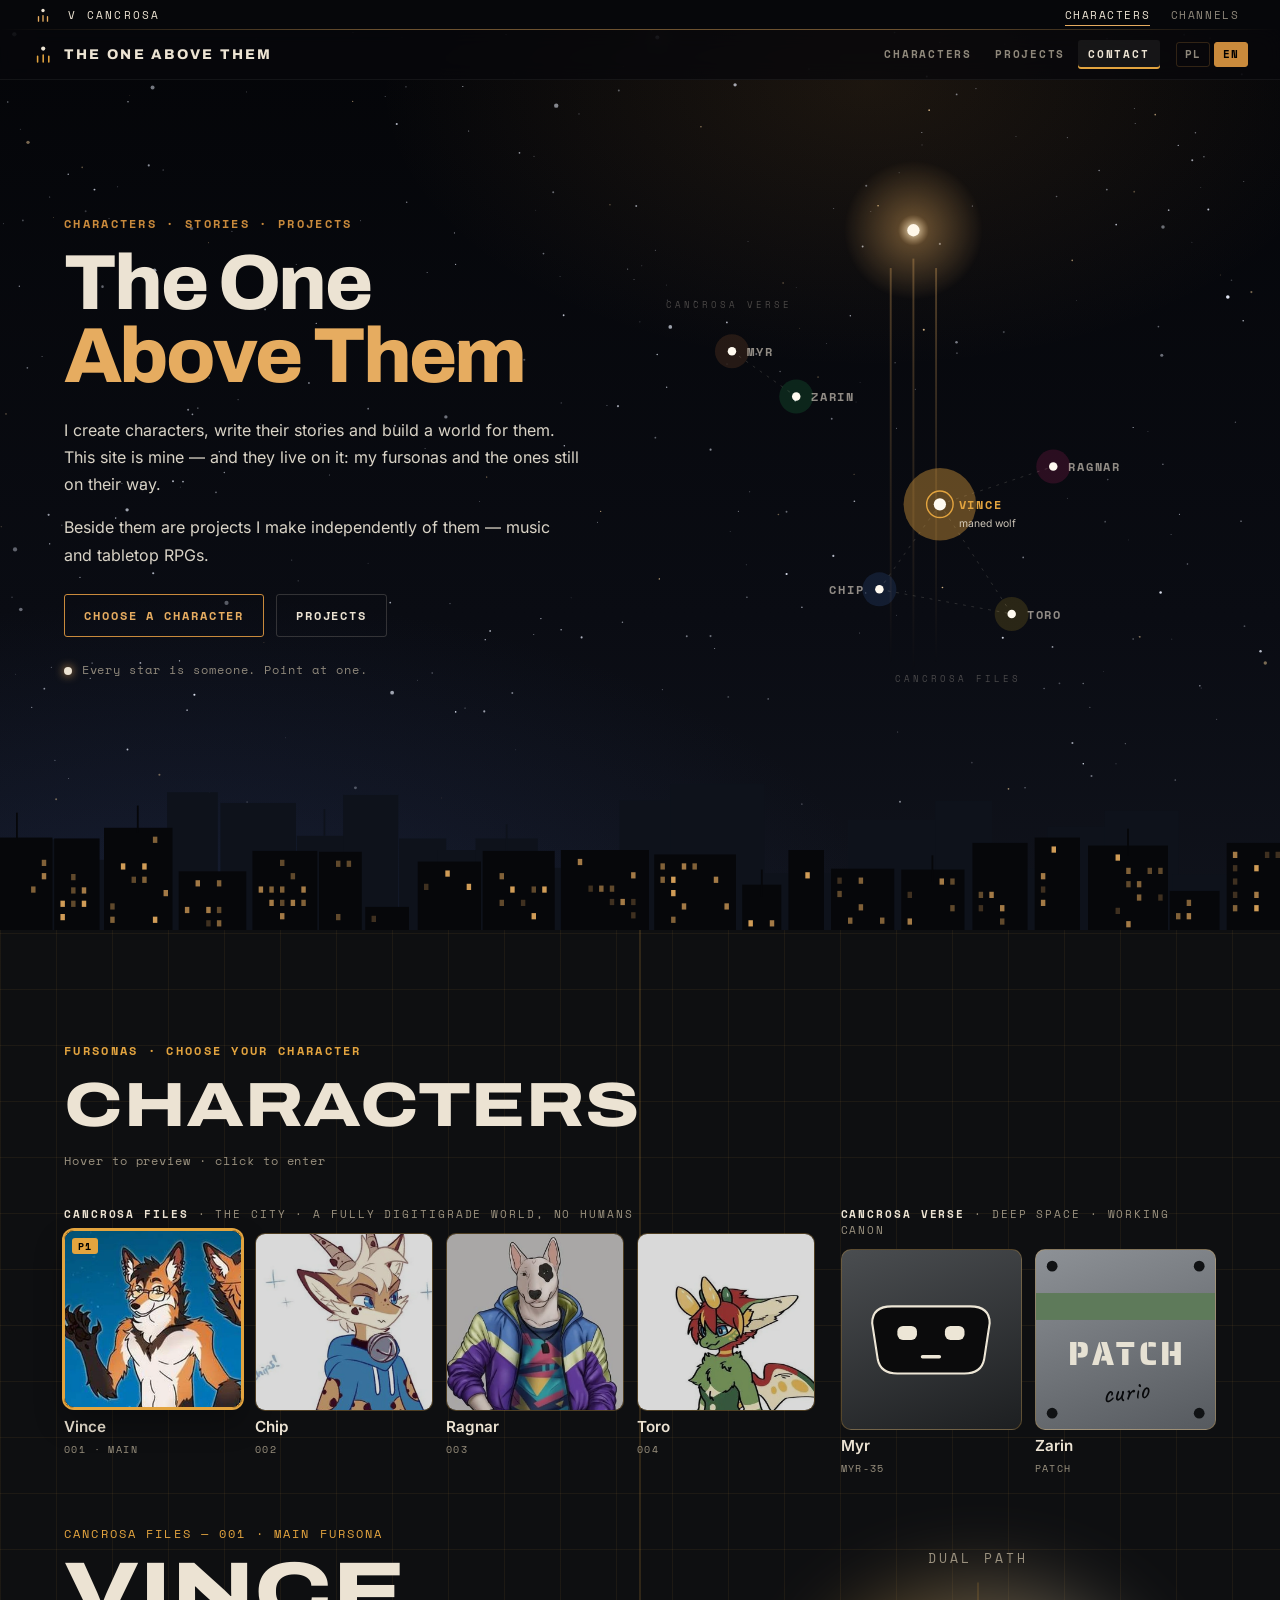
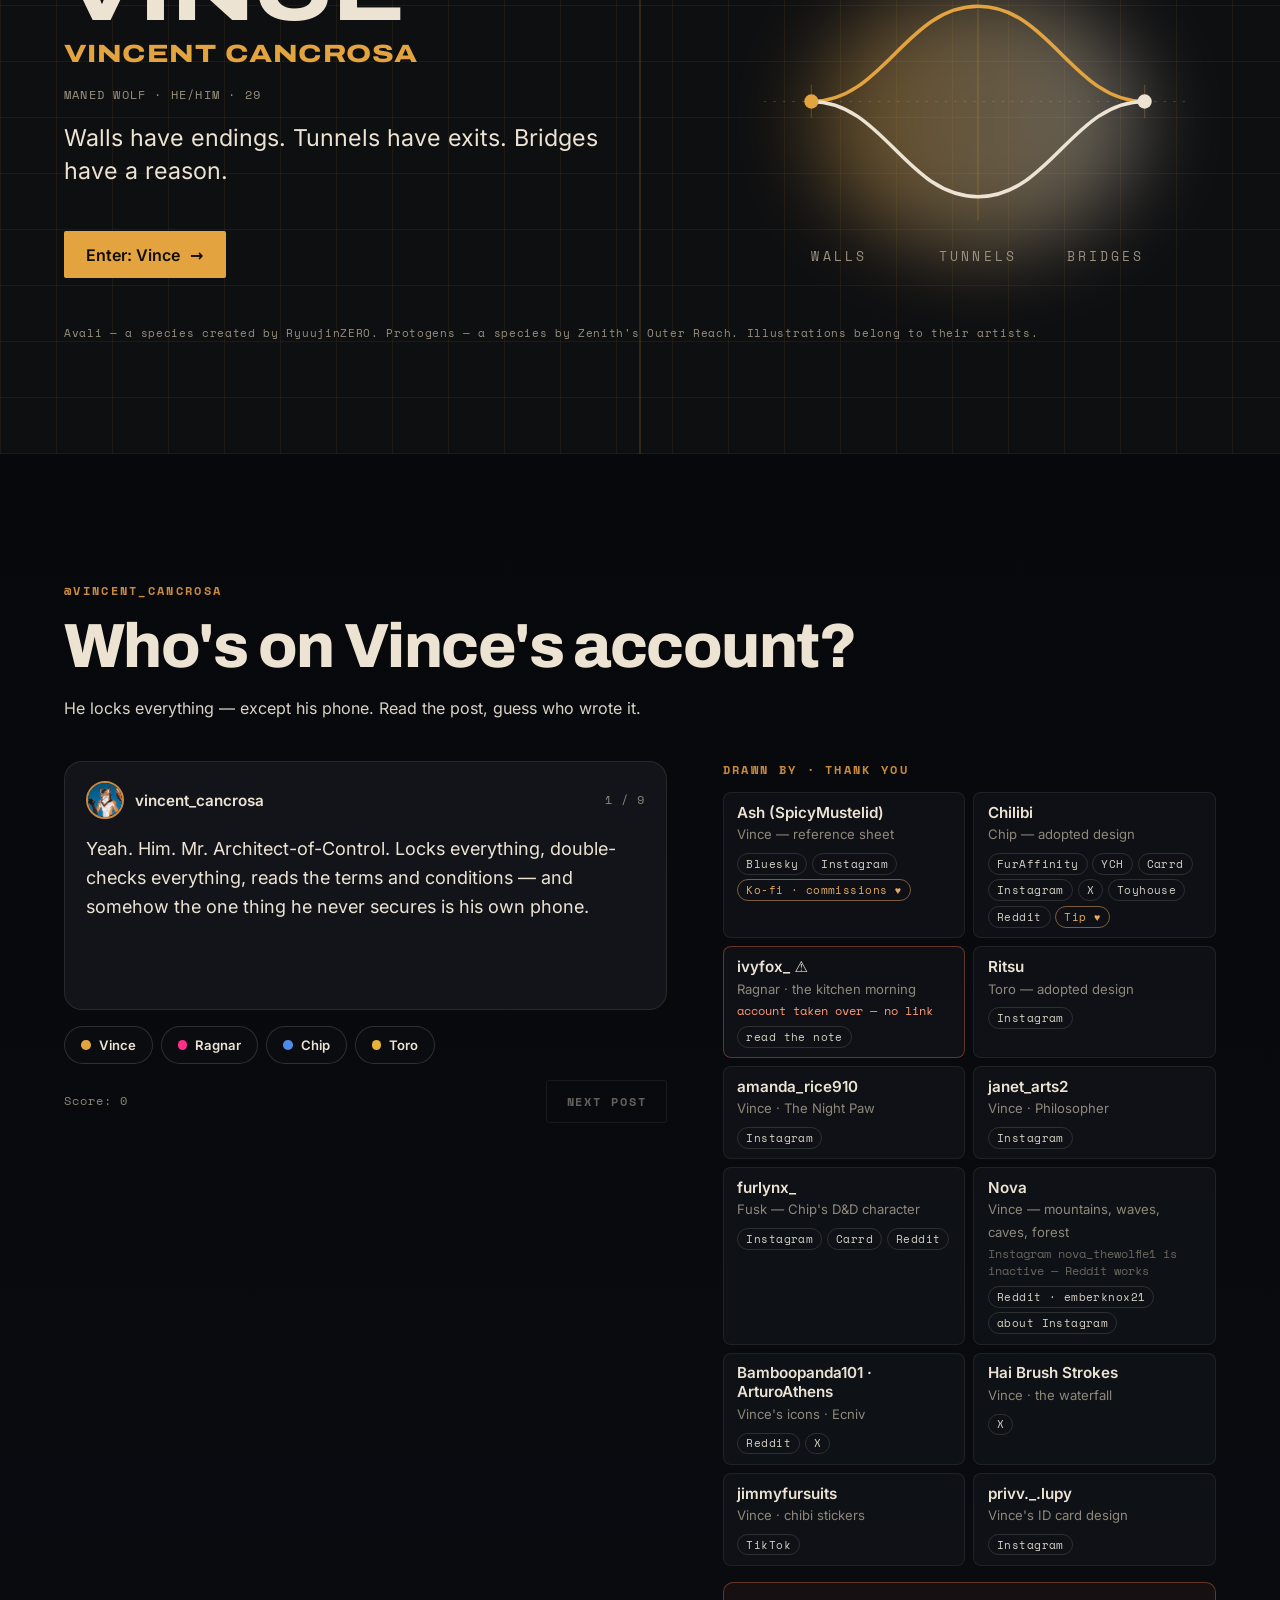
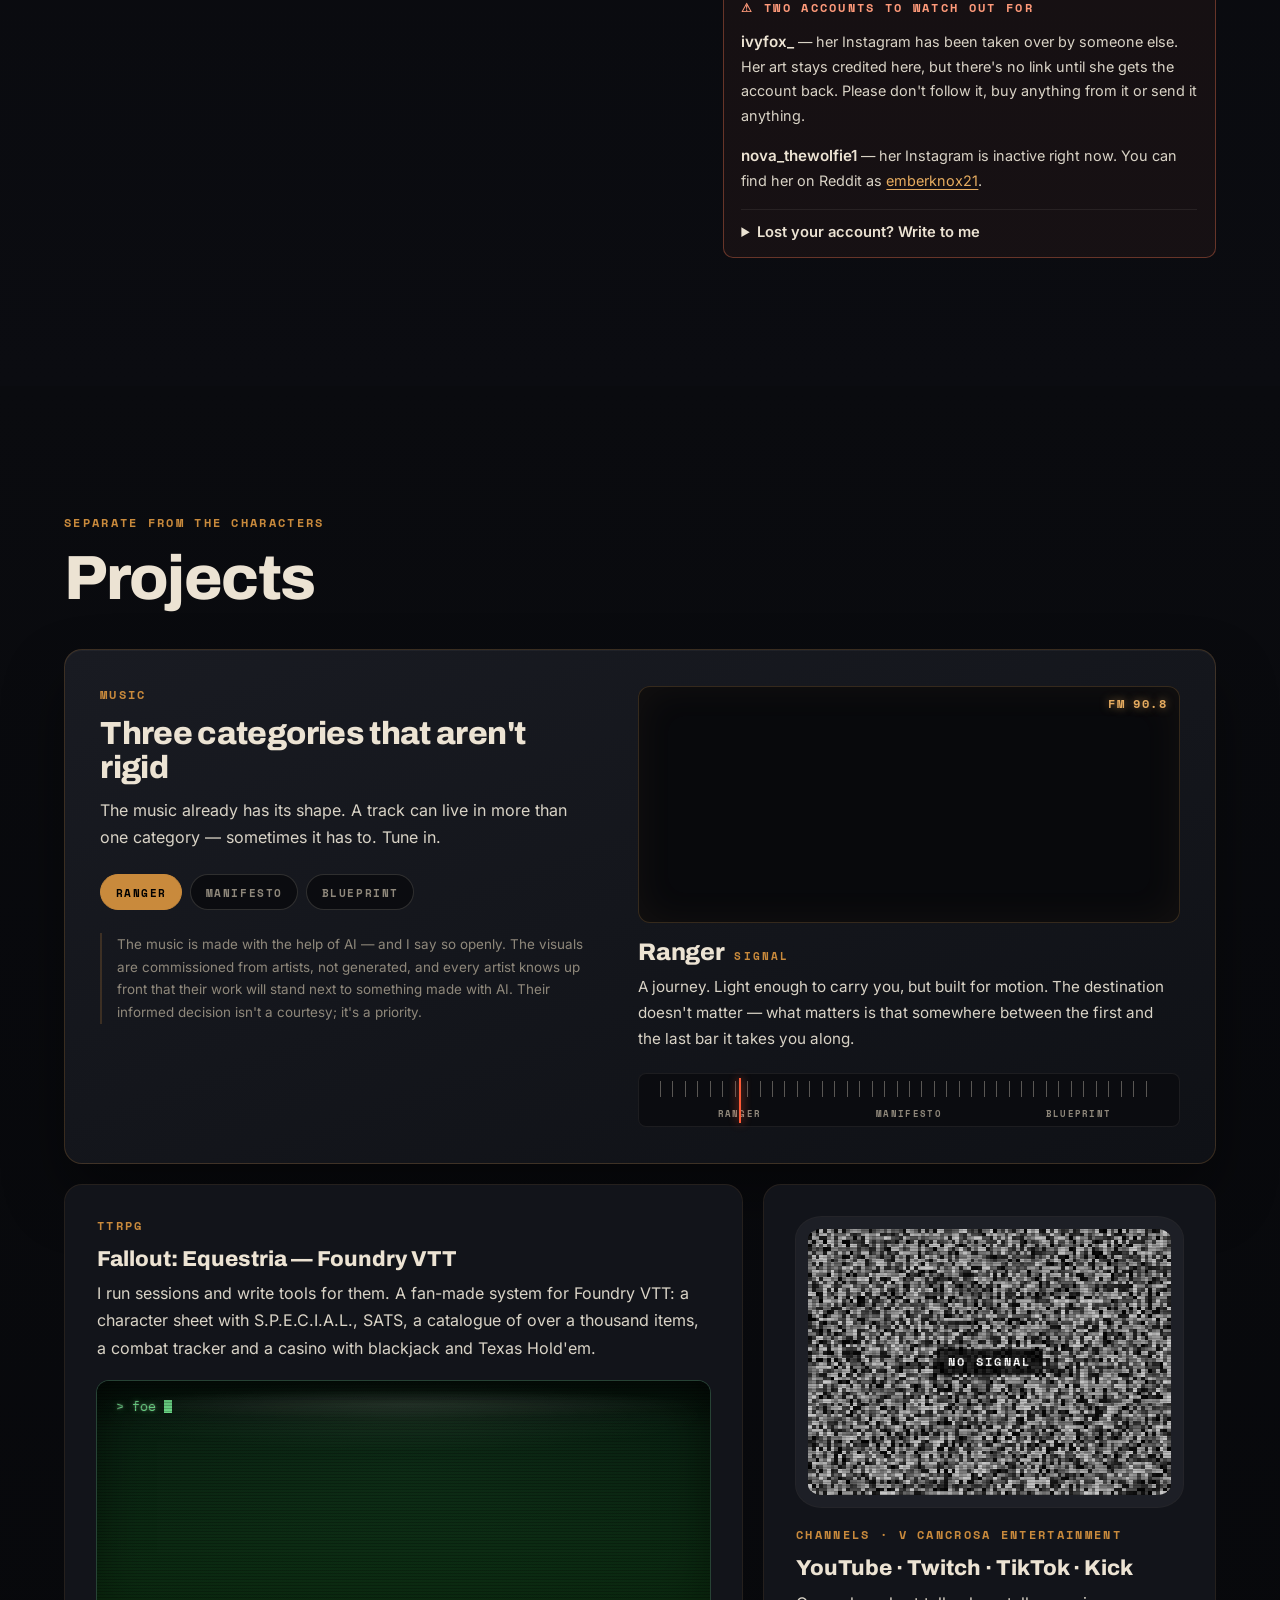
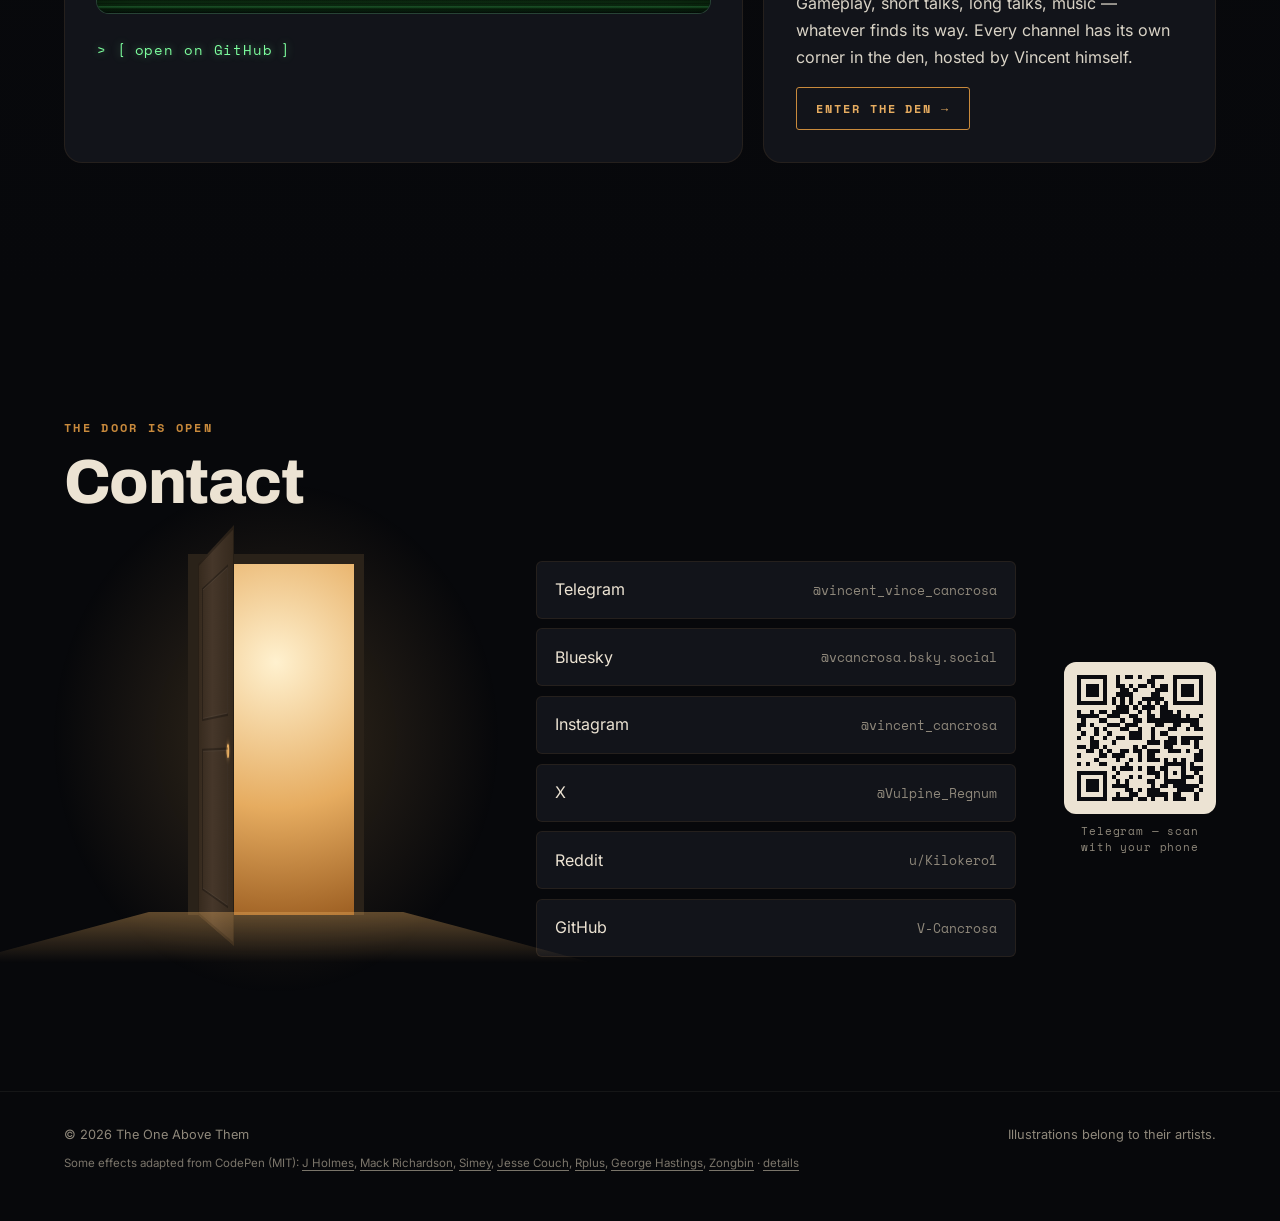
<file: index.html>
<!doctype html>
<html lang="en" data-lang="en">
<head>
<meta charset="utf-8">
<meta name="viewport" content="width=device-width, initial-scale=1">
<title>The One Above Them</title>
<meta name="description" content="The One Above Them — characters, fursonas and projects: Vince, Chip, Ragnar, Toro, Myr and Zarin.">
<meta name="color-scheme" content="dark">
<meta name="theme-color" content="#07080b">

<!-- Podgląd linku (Discord, Telegram, Bluesky…). Podmień domenę i obrazek. -->
<meta property="og:type" content="website">
<meta property="og:title" content="The One Above Them">
<meta property="og:description" content="Characters, fursonas and projects.">
<meta property="og:url" content="https://TWOJA-DOMENA.pl/">
<meta property="og:image" content="https://TWOJA-DOMENA.pl/img/og.webp">

<!-- Ikona: jeden punkt ponad trzema -->
<link rel="icon" href="data:image/svg+xml,%3Csvg xmlns='http://www.w3.org/2000/svg' viewBox='0 0 32 32'%3E%3Crect width='32' height='32' rx='7' fill='%230b0c0e'/%3E%3Ccircle cx='16' cy='8' r='3' fill='%23ece3d3'/%3E%3Cpath d='M8 19v8M16 17v10M24 19v8' stroke='%23c98a3c' stroke-width='2.2' stroke-linecap='round'/%3E%3C/svg%3E">
<script>
  // Język przed pierwszym malowaniem: zapamiętany wybór albo język przeglądarki (wspólny z podstronami postaci).
  (function () {
    var l, root = document.documentElement;
    try { l = localStorage.getItem("lang"); } catch (e) {}
    if (l !== "pl" && l !== "en") l = /^pl\b/i.test(navigator.language || "") ? "pl" : "en";
    root.dataset.lang = l;
    root.lang = l;
    root.classList.add("js");
  })();
</script>
<link rel="stylesheet" href="fonts/fonts.css">
<link rel="stylesheet" href="char.css">
<link rel="stylesheet" href="styles.css">
<link rel="stylesheet" href="uni/universe.css">
<script src="uni/universe.js" data-site="fursony" defer></script>
</head>
<body>
<a class="skip" href="#main"><span lang="en">Skip to content</span><span lang="pl">Przejdź do treści</span></a>

<header class="nav">
  <a class="brand" href="#top" aria-label="The One Above Them — top of the page" data-en-label="The One Above Them — top of the page" data-pl-label="The One Above Them — początek strony">
    <svg viewBox="0 0 32 32" aria-hidden="true"><circle cx="16" cy="8" r="3" fill="#ece3d3"/><path d="M8 19v8M16 17v10M24 19v8" stroke-width="2.2" stroke-linecap="round"/></svg>
    THE ONE ABOVE THEM
  </a>
  <nav aria-label="Sections">
    <a href="#postacie"><span lang="en">Characters</span><span lang="pl">Postacie</span></a>
    <a href="#projekty"><span lang="en">Projects</span><span lang="pl">Projekty</span></a>
    <a href="#kontakt"><span lang="en">Contact</span><span lang="pl">Kontakt</span></a>
  </nav>
  <div class="tools">
    <button type="button" data-set-lang="pl" aria-pressed="false">PL</button>
    <button type="button" data-set-lang="en" aria-pressed="false">EN</button>
  </div>
</header>

<main id="main">

  <!-- ================= NIEBO: JEDEN PONAD NIMI ================= -->
  <section class="sky" id="top">
    <canvas id="stars" aria-hidden="true"></canvas>
    <div class="wrap sky-grid">
      <div class="sky-text">
        <p class="kicker"><span lang="en">Characters · stories · projects</span><span lang="pl">Postacie · historie · projekty</span></p>
        <h1>The One <span>Above Them</span></h1>
        <div class="lead">
          <p lang="en">I create characters, write their stories and build a world for them. This site is mine — and they live on it: my fursonas and the ones still on their way.</p>
          <p lang="pl">Tworzę postacie, piszę ich historie i składam dla nich świat. Ta strona jest moja — a mieszkają na niej one: moje fursony i ci, którzy dopiero nadchodzą.</p>
          <p lang="en">Beside them are projects I make independently of them — music and tabletop RPGs.</p>
          <p lang="pl">Obok nich są projekty, które robię niezależnie od nich — muzyka i gry fabularne.</p>
        </div>
        <div class="actions">
          <a class="btn" href="#postacie"><span lang="en">Choose a character</span><span lang="pl">Wybierz postać</span></a>
          <a class="btn ghost" href="#projekty"><span lang="en">Projects</span><span lang="pl">Projekty</span></a>
        </div>
        <p class="mono hint"><span lang="en">Every star is someone. Point at one.</span><span lang="pl">Każda gwiazda to ktoś. Wskaż którąś.</span></p>
      </div>

      <svg class="constellation" id="constellation" viewBox="0 0 640 560" role="group" aria-label="Constellation of characters" data-en-label="Constellation of characters" data-pl-label="Konstelacja postaci">
        <defs>
          <radialGradient id="oneGlow"><stop offset="0" stop-color="#fff3d6" stop-opacity=".95"/><stop offset=".22" stop-color="#e6ac60" stop-opacity=".35"/><stop offset="1" stop-color="#e6ac60" stop-opacity="0"/></radialGradient>
          <linearGradient id="beam" x1="0" y1="0" x2="0" y2="1"><stop offset="0" stop-color="#e6ac60" stop-opacity=".32"/><stop offset="1" stop-color="#e6ac60" stop-opacity="0"/></linearGradient>
        </defs>
        <!-- Jeden ponad nimi: punkt i trzy smugi światła jak w znaku strony -->
        <g aria-hidden="true">
          <rect x="295" y="90" width="2" height="420" fill="url(#beam)"/>
          <rect x="319" y="80" width="2" height="440" fill="url(#beam)"/>
          <rect x="343" y="90" width="2" height="420" fill="url(#beam)"/>
          <circle class="one-halo" cx="320" cy="50" r="74" fill="url(#oneGlow)"/>
          <circle cx="320" cy="50" r="6.5" fill="#fff8ea"/>
          <text class="group-tag" x="58" y="132">CANCROSA VERSE</text>
          <text class="group-tag" x="300" y="528">CANCROSA FILES</text>
        </g>
        <g aria-hidden="true">
          <line class="bond" data-a="myr" data-b="zarin" x1="128" y1="178" x2="196" y2="226"/>
          <line class="bond" data-a="vince" data-b="ragnar" x1="348" y1="340" x2="468" y2="300"/>
          <line class="bond" data-a="vince" data-b="chip" x1="348" y1="340" x2="284" y2="430"/>
          <line class="bond" data-a="vince" data-b="toro" x1="348" y1="340" x2="424" y2="456"/>
          <line class="bond" data-a="chip" data-b="toro" x1="284" y1="430" x2="424" y2="456"/>
        </g>
        <a class="star" href="#postacie" data-char="myr" style="--c:#d9823f;--d:-1.2s" transform="translate(128 178)"><circle class="hit" r="30"/><circle class="halo" r="18"/><circle class="ring" r="11"/><circle class="core" r="4.5"/><text x="16" y="5">Myr<tspan class="sp" x="16" dy="19"></tspan></text></a>
        <a class="star" href="#postacie" data-char="zarin" style="--c:#2fd46b;--d:-2.6s" transform="translate(196 226)"><circle class="hit" r="30"/><circle class="halo" r="18"/><circle class="ring" r="11"/><circle class="core" r="4.5"/><text x="16" y="5">Zarin<tspan class="sp" x="16" dy="19"></tspan></text></a>
        <a class="star" href="#postacie" data-char="vince" style="--c:#e3a43f;--d:0s" transform="translate(348 340)"><circle class="hit" r="30"/><circle class="halo" r="24"/><circle class="ring" r="14"/><circle class="core" r="6.5"/><text x="20" y="5">Vince<tspan class="sp" x="20" dy="19"></tspan></text></a>
        <a class="star" href="#postacie" data-char="ragnar" style="--c:#ff2e88;--d:-.7s" transform="translate(468 300)"><circle class="hit" r="30"/><circle class="halo" r="18"/><circle class="ring" r="11"/><circle class="core" r="4.5"/><text x="16" y="5">Ragnar<tspan class="sp" x="16" dy="19"></tspan></text></a>
        <a class="star" href="#postacie" data-char="chip" style="--c:#4f8ae8;--d:-1.9s" transform="translate(284 430)"><circle class="hit" r="30"/><circle class="halo" r="18"/><circle class="ring" r="11"/><circle class="core" r="4.5"/><text x="-16" y="5" text-anchor="end">Chip<tspan class="sp" x="-16" dy="19"></tspan></text></a>
        <a class="star" href="#postacie" data-char="toro" style="--c:#f2c230;--d:-3.1s" transform="translate(424 456)"><circle class="hit" r="30"/><circle class="halo" r="18"/><circle class="ring" r="11"/><circle class="core" r="4.5"/><text x="16" y="5">Toro<tspan class="sp" x="16" dy="19"></tspan></text></a>
      </svg>
    </div>
    <svg class="city" viewBox="0 0 1440 200" preserveAspectRatio="xMidYMax slice" aria-hidden="true">
      <g fill="#0e121b"><rect x="-20" y="98" width="120" height="102"/><rect x="101" y="121" width="93" height="79"/><rect x="188" y="45" width="57" height="155"/><rect x="248" y="57" width="85" height="143"/><rect x="334" y="94" width="62" height="106"/><rect x="364" y="64" width="2" height="30"/><rect x="386" y="48" width="62" height="152"/><rect x="449" y="97" width="53" height="103"/><rect x="492" y="110" width="52" height="90"/><rect x="535" y="97" width="70" height="103"/><rect x="569" y="81" width="2" height="30"/><rect x="602" y="130" width="96" height="70"/><rect x="697" y="54" width="59" height="146"/><rect x="754" y="36" width="106" height="164"/><rect x="856" y="136" width="99" height="64"/><rect x="954" y="76" width="108" height="124"/><rect x="1052" y="55" width="64" height="145"/><rect x="1113" y="131" width="62" height="69"/><rect x="1178" y="84" width="75" height="116"/><rect x="1243" y="66" width="83" height="134"/><rect x="1319" y="138" width="72" height="62"/><rect x="1382" y="126" width="62" height="74"/><rect x="1436" y="124" width="53" height="76"/></g>
      <g fill="#06070a"><rect x="-20" y="96" width="79" height="104"/><rect x="18" y="68" width="2" height="30"/><rect x="61" y="97" width="51" height="103"/><rect x="117" y="85" width="77" height="115"/><rect x="154" y="60" width="2" height="30"/><rect x="201" y="134" width="76" height="66"/><rect x="284" y="111" width="73" height="89"/><rect x="359" y="112" width="48" height="88"/><rect x="411" y="174" width="49" height="26"/><rect x="470" y="123" width="71" height="77"/><rect x="543" y="111" width="81" height="89"/><rect x="631" y="110" width="99" height="90"/><rect x="736" y="115" width="92" height="85"/><rect x="835" y="149" width="44" height="51"/><rect x="856" y="132" width="2" height="30"/><rect x="887" y="110" width="40" height="90"/><rect x="935" y="131" width="71" height="69"/><rect x="1014" y="132" width="71" height="68"/><rect x="1048" y="116" width="2" height="30"/><rect x="1094" y="102" width="62" height="98"/><rect x="1164" y="96" width="51" height="104"/><rect x="1224" y="105" width="90" height="95"/><rect x="1268" y="86" width="2" height="30"/><rect x="1316" y="156" width="56" height="44"/><rect x="1380" y="102" width="98" height="98"/></g>
      <g><rect class="win" x="35" y="151" width="5" height="7" style="opacity:0.55"/><rect class="win" x="47" y="121" width="5" height="7" style="opacity:0.55"/><rect class="win" x="47" y="136" width="5" height="7" style="opacity:0.7"/><rect class="win" x="68" y="167" width="5" height="7" style="opacity:0.9"/><rect class="win" x="68" y="182" width="5" height="7" style="opacity:0.9"/><rect class="win" x="80" y="137" width="5" height="7" style="opacity:0.4"/><rect class="win" x="80" y="152" width="5" height="7" style="opacity:0.4"/><rect class="win" x="80" y="167" width="5" height="7" style="opacity:0.4"/><rect class="win" x="92" y="152" width="5" height="7" style="opacity:0.7"/><rect class="win" x="92" y="167" width="5" height="7" style="opacity:0.9"/><rect class="win" x="124" y="155" width="5" height="7" style="opacity:0.55"/><rect class="win" x="124" y="170" width="5" height="7" style="opacity:0.4"/><rect class="win" x="124" y="185" width="5" height="7" style="opacity:0.55"/><rect class="win" x="136" y="125" width="5" height="7" style="opacity:0.9"/><rect class="win" x="148" y="140" width="5" height="7" style="opacity:0.4"/><rect class="win" x="160" y="125" width="5" height="7" style="opacity:0.9"/><rect class="win" x="160" y="140" width="5" height="7" style="opacity:0.55"/><rect class="win" x="172" y="95" width="5" height="7" style="opacity:0.55"/><rect class="win" x="172" y="185" width="5" height="7" style="opacity:0.9"/><rect class="win" x="184" y="125" width="5" height="7" style="opacity:0.4"/><rect class="win" x="184" y="155" width="5" height="7" style="opacity:0.7"/><rect class="win" x="208" y="174" width="5" height="7" style="opacity:0.7"/><rect class="win" x="220" y="144" width="5" height="7" style="opacity:0.7"/><rect class="win" x="232" y="174" width="5" height="7" style="opacity:0.7"/><rect class="win" x="232" y="189" width="5" height="7" style="opacity:0.25"/><rect class="win" x="244" y="144" width="5" height="7" style="opacity:0.55"/><rect class="win" x="244" y="174" width="5" height="7" style="opacity:0.4"/><rect class="win" x="244" y="189" width="5" height="7" style="opacity:0.55"/><rect class="win" x="291" y="151" width="5" height="7" style="opacity:0.7"/><rect class="win" x="303" y="151" width="5" height="7" style="opacity:0.55"/><rect class="win" x="303" y="166" width="5" height="7" style="opacity:0.7"/><rect class="win" x="315" y="121" width="5" height="7" style="opacity:0.4"/><rect class="win" x="315" y="151" width="5" height="7" style="opacity:0.55"/><rect class="win" x="315" y="166" width="5" height="7" style="opacity:0.4"/><rect class="win" x="315" y="181" width="5" height="7" style="opacity:0.7"/><rect class="win" x="327" y="136" width="5" height="7" style="opacity:0.4"/><rect class="win" x="327" y="166" width="5" height="7" style="opacity:0.7"/><rect class="win" x="339" y="151" width="5" height="7" style="opacity:0.7"/><rect class="win" x="339" y="166" width="5" height="7" style="opacity:0.55"/><rect class="win" x="378" y="122" width="5" height="7" style="opacity:0.4"/><rect class="win" x="378" y="182" width="5" height="7" style="opacity:0.4"/><rect class="win" x="390" y="122" width="5" height="7" style="opacity:0.4"/><rect class="win" x="418" y="184" width="5" height="7" style="opacity:0.25"/><rect class="win" x="477" y="148" width="5" height="7" style="opacity:0.25"/><rect class="win" x="501" y="133" width="5" height="7" style="opacity:0.9"/><rect class="win" x="525" y="148" width="5" height="7" style="opacity:0.9"/><rect class="win" x="562" y="136" width="5" height="7" style="opacity:0.55"/><rect class="win" x="562" y="166" width="5" height="7" style="opacity:0.4"/><rect class="win" x="574" y="151" width="5" height="7" style="opacity:0.9"/><rect class="win" x="586" y="166" width="5" height="7" style="opacity:0.25"/><rect class="win" x="598" y="151" width="5" height="7" style="opacity:0.4"/><rect class="win" x="598" y="181" width="5" height="7" style="opacity:0.9"/><rect class="win" x="610" y="151" width="5" height="7" style="opacity:0.9"/><rect class="win" x="650" y="120" width="5" height="7" style="opacity:0.7"/><rect class="win" x="662" y="150" width="5" height="7" style="opacity:0.25"/><rect class="win" x="674" y="150" width="5" height="7" style="opacity:0.55"/><rect class="win" x="686" y="150" width="5" height="7" style="opacity:0.4"/><rect class="win" x="686" y="165" width="5" height="7" style="opacity:0.25"/><rect class="win" x="698" y="165" width="5" height="7" style="opacity:0.7"/><rect class="win" x="710" y="135" width="5" height="7" style="opacity:0.7"/><rect class="win" x="710" y="165" width="5" height="7" style="opacity:0.25"/><rect class="win" x="710" y="180" width="5" height="7" style="opacity:0.25"/><rect class="win" x="743" y="125" width="5" height="7" style="opacity:0.55"/><rect class="win" x="743" y="140" width="5" height="7" style="opacity:0.55"/><rect class="win" x="755" y="140" width="5" height="7" style="opacity:0.9"/><rect class="win" x="755" y="155" width="5" height="7" style="opacity:0.9"/><rect class="win" x="755" y="185" width="5" height="7" style="opacity:0.55"/><rect class="win" x="767" y="125" width="5" height="7" style="opacity:0.7"/><rect class="win" x="767" y="170" width="5" height="7" style="opacity:0.7"/><rect class="win" x="779" y="125" width="5" height="7" style="opacity:0.55"/><rect class="win" x="803" y="140" width="5" height="7" style="opacity:0.7"/><rect class="win" x="815" y="170" width="5" height="7" style="opacity:0.7"/><rect class="win" x="842" y="189" width="5" height="7" style="opacity:0.9"/><rect class="win" x="866" y="189" width="5" height="7" style="opacity:0.7"/><rect class="win" x="894" y="165" width="5" height="7" style="opacity:0.4"/><rect class="win" x="906" y="135" width="5" height="7" style="opacity:0.9"/><rect class="win" x="942" y="141" width="5" height="7" style="opacity:0.25"/><rect class="win" x="942" y="156" width="5" height="7" style="opacity:0.4"/><rect class="win" x="954" y="186" width="5" height="7" style="opacity:0.55"/><rect class="win" x="966" y="141" width="5" height="7" style="opacity:0.55"/><rect class="win" x="966" y="171" width="5" height="7" style="opacity:0.55"/><rect class="win" x="990" y="186" width="5" height="7" style="opacity:0.55"/><rect class="win" x="1021" y="157" width="5" height="7" style="opacity:0.25"/><rect class="win" x="1021" y="187" width="5" height="7" style="opacity:0.7"/><rect class="win" x="1057" y="142" width="5" height="7" style="opacity:0.7"/><rect class="win" x="1069" y="142" width="5" height="7" style="opacity:0.4"/><rect class="win" x="1069" y="172" width="5" height="7" style="opacity:0.4"/><rect class="win" x="1101" y="157" width="5" height="7" style="opacity:0.4"/><rect class="win" x="1101" y="172" width="5" height="7" style="opacity:0.25"/><rect class="win" x="1113" y="157" width="5" height="7" style="opacity:0.7"/><rect class="win" x="1125" y="172" width="5" height="7" style="opacity:0.7"/><rect class="win" x="1125" y="187" width="5" height="7" style="opacity:0.4"/><rect class="win" x="1171" y="136" width="5" height="7" style="opacity:0.7"/><rect class="win" x="1171" y="151" width="5" height="7" style="opacity:0.25"/><rect class="win" x="1171" y="166" width="5" height="7" style="opacity:0.7"/><rect class="win" x="1183" y="106" width="5" height="7" style="opacity:0.9"/><rect class="win" x="1255" y="115" width="5" height="7" style="opacity:0.9"/><rect class="win" x="1255" y="175" width="5" height="7" style="opacity:0.25"/><rect class="win" x="1267" y="130" width="5" height="7" style="opacity:0.55"/><rect class="win" x="1267" y="145" width="5" height="7" style="opacity:0.4"/><rect class="win" x="1267" y="190" width="5" height="7" style="opacity:0.7"/><rect class="win" x="1279" y="145" width="5" height="7" style="opacity:0.55"/><rect class="win" x="1279" y="160" width="5" height="7" style="opacity:0.55"/><rect class="win" x="1291" y="130" width="5" height="7" style="opacity:0.4"/><rect class="win" x="1303" y="130" width="5" height="7" style="opacity:0.4"/><rect class="win" x="1303" y="160" width="5" height="7" style="opacity:0.25"/><rect class="win" x="1323" y="181" width="5" height="7" style="opacity:0.55"/><rect class="win" x="1335" y="166" width="5" height="7" style="opacity:0.55"/><rect class="win" x="1335" y="181" width="5" height="7" style="opacity:0.7"/><rect class="win" x="1387" y="112" width="5" height="7" style="opacity:0.7"/><rect class="win" x="1387" y="127" width="5" height="7" style="opacity:0.25"/><rect class="win" x="1387" y="142" width="5" height="7" style="opacity:0.25"/><rect class="win" x="1387" y="157" width="5" height="7" style="opacity:0.25"/><rect class="win" x="1387" y="172" width="5" height="7" style="opacity:0.55"/><rect class="win" x="1411" y="127" width="5" height="7" style="opacity:0.9"/><rect class="win" x="1411" y="157" width="5" height="7" style="opacity:0.7"/><rect class="win" x="1411" y="172" width="5" height="7" style="opacity:0.9"/><rect class="win" x="1423" y="112" width="5" height="7" style="opacity:0.25"/><rect class="win" x="1435" y="112" width="5" height="7" style="opacity:0.25"/><rect class="win" x="1447" y="157" width="5" height="7" style="opacity:0.25"/><rect class="win" x="1459" y="112" width="5" height="7" style="opacity:0.25"/><rect class="win" x="1459" y="172" width="5" height="7" style="opacity:0.4"/></g>
    </svg>
  </section>

  <!-- ================= WYBÓR POSTACI ================= -->
  <section class="roster" id="postacie" data-theme="vince" aria-labelledby="postacie-h">
    <div class="roster-bg" aria-hidden="true"><i data-t="vince"></i><i data-t="chip"></i><i data-t="ragnar"></i><i data-t="toro"></i><i data-t="myr"></i><i data-t="zarin"></i></div>
    <div class="wrap">
      <div class="sec-head">
        <p class="kicker"><span lang="en">Fursonas · choose your character</span><span lang="pl">Fursony · wybierz postać</span></p>
        <h2 id="postacie-h"><span lang="en">Characters</span><span lang="pl">Postacie</span></h2>
        <p class="mono roster-hint" id="rosterHint"></p>
      </div>

      <div class="picks">
        <div class="pick-group">
          <p class="group-label"><b>Cancrosa Files</b> · <span lang="en">the city · a fully digitigrade world, no humans</span><span lang="pl">miasto · świat w pełni digitigradalny, bez ludzi</span></p>
          <div class="pick-row">
            <a class="pick" href="vince.html" data-char="vince" style="--a:#e3a43f"><span class="pick-img"><img src="img/vince-thumb.webp" alt="" width="400" height="300"></span><b>Vince</b><span class="num">001 · <span lang="en">main</span><span lang="pl">główna</span></span></a>
            <a class="pick" href="chip.html" data-char="chip" style="--a:#2f6bd8"><span class="pick-img"><img src="img/chip-thumb.webp" alt="" width="400" height="300"></span><b>Chip</b><span class="num">002</span></a>
            <a class="pick" href="ragnar.html" data-char="ragnar" style="--a:#ff2e88"><span class="pick-img"><img src="img/ragnar-thumb.webp" alt="" width="400" height="300"></span><b>Ragnar</b><span class="num">003</span></a>
            <a class="pick" href="toro.html" data-char="toro" style="--a:#e6b23a"><span class="pick-img"><img src="img/toro-thumb.webp" alt="" width="400" height="300"></span><b>Toro</b><span class="num">004</span></a>
          </div>
        </div>
        <div class="pick-group verse">
          <p class="group-label"><b>Cancrosa Verse</b> · <span lang="en">deep space · working canon</span><span lang="pl">głęboki kosmos · kanon roboczy</span></p>
          <div class="pick-row">
            <a class="pick" href="myr.html" data-char="myr" style="--a:#d9823f"><span class="pick-img emblem myr"><svg viewBox="0 0 100 60" aria-hidden="true"><path d="M8 18 Q8 6 22 6 H78 Q92 6 92 18 L88 44 Q86 54 74 54 H26 Q14 54 12 44Z" fill="#0b0b0c" stroke="#ede6d6" stroke-width="1.5"/><rect x="26" y="20" width="14" height="10" rx="4" fill="#ede6d6"/><rect x="60" y="20" width="14" height="10" rx="4" fill="#ede6d6"/><path d="M44 42 H56" stroke="#ede6d6" stroke-width="2.5" stroke-linecap="round"/></svg></span><b>Myr</b><span class="num">MYR-35</span></a>
            <a class="pick" href="zarin.html" data-char="zarin" style="--a:#2fd46b"><span class="pick-img emblem zarin"><svg viewBox="0 0 100 100" aria-hidden="true"><rect y="24" width="100" height="15" fill="#5e7a5a"/><text x="51" y="64" text-anchor="middle" font-family="Saira Stencil One, Impact, sans-serif" font-size="18" letter-spacing="2" fill="#e6e1d3">PATCH</text><text x="50" y="84" text-anchor="middle" font-family="Caveat, cursive" font-size="16" fill="#07080a" transform="rotate(-5 50 80)">curio</text><g fill="#101214"><circle cx="9" cy="9" r="3"/><circle cx="91" cy="9" r="3"/><circle cx="9" cy="91" r="3"/><circle cx="91" cy="91" r="3"/></g></svg></span><b>Zarin</b><span class="num">PATCH</span></a>
          </div>
        </div>
      </div>

      <div class="stage" id="stage" aria-live="polite">
        <div class="stage-text">
          <p class="s-kicker" id="sKicker"></p>
          <h3 class="s-name" id="sName"></h3>
          <p class="s-meta" id="sMeta"></p>
          <p class="s-tag" id="sTag"></p>
          <a class="s-go" id="sGo" href="vince.html"></a>
        </div>
        <div class="stage-art" aria-hidden="true">
          <!-- Vince: Dual Path -->
          <div class="art" data-art="vince">
            <svg viewBox="0 0 400 300">
              <path d="M20 150 H380" stroke="rgba(227,164,63,.25)" stroke-dasharray="2 6"/>
              <path d="M60 136 V164 M340 136 V164 M200 50 V250" stroke="rgba(227,164,63,.25)"/>
              <path class="draw" pathLength="1" d="M60 150 C120 150 140 70 200 70 S280 150 340 150" fill="none" stroke="#e3a43f" stroke-width="3"/>
              <path class="draw d2" pathLength="1" d="M60 150 C120 150 140 230 200 230 S280 150 340 150" fill="none" stroke="#ece3d3" stroke-width="3"/>
              <circle cx="60" cy="150" r="6" fill="#e3a43f"/><circle cx="340" cy="150" r="6" fill="#ece3d3"/>
              <text class="art-lab" x="200" y="34" text-anchor="middle">DUAL PATH</text>
              <text class="art-lab" lang="en" x="60" y="284">WALLS</text><text class="art-lab" lang="en" x="200" y="284" text-anchor="middle">TUNNELS</text><text class="art-lab" lang="en" x="340" y="284" text-anchor="end">BRIDGES</text>
              <text class="art-lab" lang="pl" x="60" y="284">MURY</text><text class="art-lab" lang="pl" x="200" y="284" text-anchor="middle">TUNELE</text><text class="art-lab" lang="pl" x="340" y="284" text-anchor="end">MOSTY</text>
            </svg>
          </div>
          <!-- Chip: pęknięty dzwonek -->
          <div class="art" data-art="chip">
            <svg viewBox="0 0 400 300">
              <g fill="#6f4a2a"><circle cx="62" cy="228" r="8"/><circle cx="92" cy="252" r="5"/><circle cx="330" cy="62" r="7"/><circle cx="352" cy="96" r="4"/><circle cx="48" cy="96" r="5"/></g>
              <path d="M54 66 Q200 132 346 66" fill="none" stroke="#4a2a17" stroke-width="28" stroke-linecap="round"/>
              <path d="M54 66 Q200 132 346 66" fill="none" stroke="#2f6bd8" stroke-width="21" stroke-linecap="round"/>
              <g class="bell">
                <circle cx="200" cy="100" r="9" fill="none" stroke="#4a2a17" stroke-width="4"/>
                <path d="M200 108 C160 108 150 150 148 190 L140 214 H260 L252 190 C250 150 240 108 200 108Z" fill="#e8b84a" stroke="#4a2a17" stroke-width="4" stroke-linejoin="round"/>
                <path d="M168 138 C166 158 164 174 163 190" stroke="#fff3c4" stroke-width="5" stroke-linecap="round" fill="none" opacity=".7"/>
                <path d="M150 198 H250" stroke="#c9922f" stroke-width="5"/>
                <path d="M214 132 l-9 18 l7 12 l-8 18" fill="none" stroke="#4a2a17" stroke-width="2.5" stroke-linejoin="round"/>
                <circle cx="200" cy="226" r="11" fill="#4a2a17"/>
              </g>
              <g class="ding" stroke="#4a2a17" stroke-width="3" fill="none" stroke-linecap="round"><path d="M112 150 q-14 22 0 44"/><path d="M94 140 q-22 32 0 64"/><path d="M288 150 q14 22 0 44"/><path d="M306 140 q22 32 0 64"/></g>
              <text x="300" y="262" font-family="Caveat, cursive" font-size="34" fill="#4a2a17" transform="rotate(-8 300 262)">ding.</text>
            </svg>
          </div>
          <!-- Ragnar: korektor -->
          <div class="art" data-art="ragnar">
            <svg viewBox="0 0 400 300">
              <text x="200" y="58" text-anchor="middle" font-family="Anton, Impact, sans-serif" font-size="40" fill="#efe3c9" letter-spacing="2">128 BPM</text>
              <g id="eqBars"></g>
              <path d="M30 232 H370" stroke="#26c6e0" stroke-width="2" opacity=".6"/>
              <g id="eqMirror" opacity=".14" transform="translate(0 464) scale(1 -1)"></g>
            </svg>
          </div>
          <!-- Toro: kamienna latarnia -->
          <div class="art" data-art="toro">
            <svg viewBox="0 0 400 300">
              <defs><radialGradient id="lglow"><stop offset="0" stop-color="#ffd77a" stop-opacity=".75"/><stop offset=".45" stop-color="#e6b23a" stop-opacity=".2"/><stop offset="1" stop-color="#e6b23a" stop-opacity="0"/></radialGradient></defs>
              <circle class="flame" cx="200" cy="124" r="110" fill="url(#lglow)"/>
              <circle cx="200" cy="22" r="7" fill="#8f8a7c"/><path d="M193 28 H207 L211 40 H189Z" fill="#8f8a7c"/>
              <path d="M112 80 Q200 30 288 80 L270 88 H130Z" fill="#9b968a"/>
              <rect x="150" y="88" width="100" height="76" fill="#7d786d"/>
              <rect class="flame" x="168" y="100" width="64" height="52" rx="3" fill="#ffd77a"/>
              <path d="M200 100 V152" stroke="#7d786d" stroke-width="5"/>
              <rect x="134" y="164" width="132" height="14" fill="#8f8a7c"/>
              <rect x="182" y="178" width="36" height="72" fill="#7d786d"/>
              <path d="M146 250 H254 L266 272 H134Z" fill="#8f8a7c"/>
              <g fill="#ffe08a"><circle class="fly" cx="96" cy="180" r="2.5" style="--t:5.5s;--x:18px;--y:-26px"/><circle class="fly" cx="312" cy="150" r="2" style="--t:6.5s;--d:-2s;--x:-16px;--y:-30px"/><circle class="fly" cx="292" cy="236" r="2.5" style="--t:4.8s;--d:-1s;--x:12px;--y:-20px"/><circle class="fly" cx="118" cy="96" r="2" style="--t:7s;--d:-3.5s;--x:-10px;--y:-24px"/></g>
            </svg>
          </div>
          <!-- Myr: wizjer z diodami -->
          <div class="art" data-art="myr">
            <svg viewBox="0 0 400 300">
              <path d="M56 104 Q56 74 96 72 H304 Q344 74 344 104 L332 192 Q328 218 300 218 H100 Q72 218 68 192Z" fill="#0b0b0c" stroke="#ede6d6" stroke-width="2"/>
              <g id="ledGrid"></g>
              <path d="M56 104 H30 M344 104 H370" stroke="#d9823f" stroke-width="6"/>
              <text x="200" y="262" text-anchor="middle" font-family="Saira Stencil One, Impact, sans-serif" font-size="28" letter-spacing="7" fill="#d9823f">MYR-35</text>
            </svg>
          </div>
          <!-- Zarin: płyta z kadłuba, wentylator i śnieg -->
          <div class="art" data-art="zarin">
            <svg viewBox="0 0 400 300">
              <defs><linearGradient id="hullG" x1="0" y1="0" x2="1" y2="1"><stop offset="0" stop-color="#8d9196"/><stop offset=".5" stop-color="#6f7378"/><stop offset="1" stop-color="#565a5f"/></linearGradient></defs>
              <rect x="56" y="70" width="160" height="160" rx="5" fill="url(#hullG)"/>
              <rect x="56" y="108" width="160" height="24" fill="#5e7a5a"/>
              <text x="138" y="178" text-anchor="middle" font-family="Saira Stencil One, Impact, sans-serif" font-size="32" letter-spacing="5" fill="#e6e1d3">PATCH</text>
              <text x="136" y="212" text-anchor="middle" font-family="Caveat, cursive" font-size="28" fill="#07080a" transform="rotate(-5 136 206)">curio</text>
              <g fill="#101214"><circle cx="68" cy="82" r="5"/><circle cx="204" cy="82" r="5"/><circle cx="68" cy="218" r="5"/><circle cx="204" cy="218" r="5"/></g>
              <circle cx="300" cy="150" r="52" fill="#14171b" stroke="#7d8186" stroke-width="4"/>
              <g class="fan" fill="#8d9196"><path d="M300 150 C292 126 300 110 314 108 C316 126 310 140 300 150Z"/><path d="M300 150 C324 142 340 150 342 164 C324 166 310 160 300 150Z"/><path d="M300 150 C308 174 300 190 286 192 C284 174 290 160 300 150Z"/><path d="M300 150 C276 158 260 150 258 136 C276 134 290 140 300 150Z"/><circle cx="300" cy="150" r="7" fill="#5a6068"/></g>
              <g id="flakes" fill="#e8f0f3"></g>
            </svg>
          </div>
        </div>
      </div>

      <p class="species-note"><span lang="en">Avali — a species created by RyuujinZERO. Protogens — a species by Zenith's Outer Reach. Illustrations belong to their artists.</span><span lang="pl">Avali — gatunek stworzony przez RyuujinZERO. Protogeny — gatunek Zenith's Outer Reach. Ilustracje należą do ich autorów.</span></p>
    </div>
  </section>

  <!-- ================= KTO JEST NA KONCIE VINCE'A ================= -->
  <section class="sec account" id="konto" aria-labelledby="konto-h">
    <div class="wrap">
      <div class="sec-head" data-reveal>
        <p class="kicker">@vincent_cancrosa</p>
        <h2 id="konto-h"><span lang="en">Who's on Vince's account?</span><span lang="pl">Kto jest na koncie Vince'a?</span></h2>
        <p class="intro" lang="en">He locks everything — except his phone. Read the post, guess who wrote it.</p>
        <p class="intro" lang="pl">Zamyka wszystko — poza telefonem. Przeczytaj wpis i zgadnij, kto go napisał.</p>
      </div>

      <div class="account-grid">
      <div class="feed" data-reveal>
        <article class="post" id="post">
          <header class="post-head"><img src="img/vince-thumb.webp" alt="" width="400" height="300"><b>vincent_cancrosa</b><span class="mono" id="postNo"></span></header>
          <p class="post-text" id="postText"></p>
          <img class="post-sticker" id="postSticker" alt="" width="120" height="120" hidden><div class="post-reveal" id="postReveal" aria-live="polite"><p class="post-sig" id="postSig"></p><p class="mono post-art" id="postArt"></p></div>
        </article>
        <div class="guess" id="guess" role="group" aria-label="Who wrote it?" data-en-label="Who wrote it?" data-pl-label="Kto to napisał?">
          <button type="button" data-who="vince" style="--c:#e3a43f">Vince</button>
          <button type="button" data-who="ragnar" style="--c:#ff2e88">Ragnar</button>
          <button type="button" data-who="chip" style="--c:#4f8ae8">Chip</button>
          <button type="button" data-who="toro" style="--c:#e6b23a">Toro</button>
        </div>
        <div class="post-foot"><span class="mono" id="score"></span><button type="button" class="btn ghost" id="nextPost"></button></div>
      </div>

      <div class="artists" id="artysci" data-reveal>
        <p class="kicker"><span lang="en">Drawn by · thank you</span><span lang="pl">Narysowali · dziękuję</span></p>
        <ul class="artist-list">
          <li><b>Ash (SpicyMustelid)</b><span lang="en">Vince — reference sheet</span><span lang="pl">Vince — ref sheet</span><span class="alinks"><a href="https://bsky.app/profile/spicymustelidz.bsky.social">Bluesky</a><a href="https://www.instagram.com/spicemarten/">Instagram</a><a class="tip" href="https://ko-fi.com/spicymustelid/commissions"><span lang="en">Ko-fi · commissions ♥</span><span lang="pl">Ko-fi · zamówienia ♥</span></a></span></li>
          <li><b>Chilibi</b><span lang="en">Chip — adopted design</span><span lang="pl">Chip — adoptowany projekt</span><span class="alinks"><a href="https://www.furaffinity.net/gallery/chilibi/">FurAffinity</a><a href="https://ych.art/user/chilibi">YCH</a><a href="https://chilibi.carrd.co/">Carrd</a><a href="https://www.instagram.com/chilibi.png/">Instagram</a><a href="https://x.com/chilibii">X</a><a href="https://toyhou.se/chilibi">Toyhouse</a><a href="https://www.reddit.com/user/Glittering-Amount-68/">Reddit</a><a class="tip" href="https://www.paypal.com/donate/?hosted_button_id=E227Q3LJ3SKNS"><span lang="en">Tip ♥</span><span lang="pl">Napiwek ♥</span></a></span></li>
          <li class="warn"><b>ivyfox_ ⚠︎</b><span lang="en">Ragnar · the kitchen morning</span><span lang="pl">Ragnar · poranek w kuchni</span><small lang="en">account taken over — no link</small><small lang="pl">konto przejęte — bez linku</small><span class="alinks"><a href="#uwaga"><span lang="en">read the note</span><span lang="pl">przeczytaj uwagę</span></a></span></li>
          <li><b>Ritsu</b><span lang="en">Toro — adopted design</span><span lang="pl">Toro — adoptowany projekt</span><span class="alinks"><a href="https://www.instagram.com/ritsu_fur1/">Instagram</a></span></li>
          <li><b>amanda_rice910</b><span lang="en">Vince · The Night Paw</span><span lang="pl">Vince · The Night Paw</span><span class="alinks"><a href="https://www.instagram.com/amanda_rice910/">Instagram</a></span></li>
          <li><b>janet_arts2</b><span lang="en">Vince · Philosopher</span><span lang="pl">Vince · Philosopher</span><span class="alinks"><a href="https://www.instagram.com/janet_arts2/">Instagram</a></span></li>
          <li><b>furlynx_</b><span lang="en">Fusk — Chip's D&amp;D character</span><span lang="pl">Fusk — postać Chipa do D&amp;D</span><span class="alinks"><a href="https://www.instagram.com/furlynx_/">Instagram</a><a href="https://furlynx.carrd.co/">Carrd</a><a href="https://www.reddit.com/user/Greedy_Count_498/">Reddit</a></span></li>
          <li><b>Nova</b><span lang="en">Vince — mountains, waves, caves, forest</span><span lang="pl">Vince — góry, fale, jaskinie, las</span><small class="soon" lang="en">Instagram nova_thewolfie1 is inactive — Reddit works</small><small class="soon" lang="pl">Instagram nova_thewolfie1 nieaktywny — Reddit działa</small><span class="alinks"><a href="https://www.reddit.com/user/emberknox21/">Reddit · emberknox21</a><a href="#uwaga"><span lang="en">about Instagram</span><span lang="pl">o Instagramie</span></a></span></li>
          <li><b>Bamboopanda101 · ArturoAthens</b><span lang="en">Vince's icons · Ecniv</span><span lang="pl">ikony Vince'a · Ecniv</span><span class="alinks"><a href="https://www.reddit.com/user/Bamboopanda101/">Reddit</a><a href="https://x.com/ArturoAthens">X</a></span></li>
          <li><b>Hai Brush Strokes</b><span lang="en">Vince · the waterfall</span><span lang="pl">Vince · wodospad</span><span class="alinks"><a href="https://x.com/haibrushstrokes">X</a></span></li>
          <li><b>jimmyfursuits</b><span lang="en">Vince · chibi stickers</span><span lang="pl">Vince · naklejki chibi</span><span class="alinks"><a href="https://www.tiktok.com/@jimmyfursuits">TikTok</a></span></li>
          <li><b>privv._.lupy</b><span lang="en">Vince's ID card design</span><span lang="pl">projekt dowodu Vince'a</span><span class="alinks"><a href="https://www.instagram.com/privv._.lupy/">Instagram</a></span></li>
        </ul>
        <div class="acct-notice" id="uwaga">
          <p class="kicker">⚠︎ <span lang="en">Two accounts to watch out for</span><span lang="pl">Dwa konta, na które trzeba uważać</span></p>
          <p lang="en"><b>ivyfox_</b> — her Instagram has been taken over by someone else. Her art stays credited here, but there's no link until she gets the account back. Please don't follow it, buy anything from it or send it anything.</p>
          <p lang="pl"><b>ivyfox_</b> — jej Instagram przejął ktoś obcy. Jej arty zostają tu podpisane, ale linku nie będzie, dopóki nie odzyska konta. Nie obserwujcie go, nic od niego nie kupujcie i nic mu nie wysyłajcie.</p>
          <p lang="en"><b>nova_thewolfie1</b> — her Instagram is inactive right now. You can find her on Reddit as <a href="https://www.reddit.com/user/emberknox21/">emberknox21</a>.</p>
          <p lang="pl"><b>nova_thewolfie1</b> — jej Instagram jest teraz nieaktywny. Na Reddicie znajdziecie ją jako <a href="https://www.reddit.com/user/emberknox21/">emberknox21</a>.</p>
          <details class="artist-form">
            <summary><span lang="en">Lost your account? Write to me</span><span lang="pl">Odebrano ci konto? Napisz do mnie</span></summary>
            <form id="artistForm" novalidate>
              <p class="form-note" lang="en">This goes straight to my inbox — my address stays hidden. Add the code I'll send you another way (Bluesky, Telegram, a mutual friend): that's how I'll know the message really comes from you and not from whoever has your account.</p>
              <p class="form-note" lang="pl">Wiadomość trafi prosto do mojej skrzynki, a mój adres zostaje ukryty. Dopisz kod, który wyślę ci inną drogą (Bluesky, Telegram, wspólni znajomi): po nim poznam, że piszesz naprawdę ty, a nie ktoś, kto ma twoje konto.</p>
              <label><span lang="en">Artist name / old handle</span><span lang="pl">Nazwa artystyczna / dawny login</span><input name="artist" required maxlength="80" autocomplete="nickname"></label>
              <label><span lang="en">Where can I reply?</span><span lang="pl">Gdzie mogę odpisać?</span><input name="reply_where" required maxlength="160"></label>
              <label><span lang="en">Code from me</span><span lang="pl">Kod ode mnie</span><input name="code" required maxlength="60" autocomplete="off" spellcheck="false"></label>
              <label><span lang="en">Message</span><span lang="pl">Wiadomość</span><textarea name="message" rows="4" maxlength="2000"></textarea></label>
              <input type="checkbox" name="botcheck" class="hp" tabindex="-1" autocomplete="off" aria-hidden="true">
              <button type="submit" class="btn"><span lang="en">Send</span><span lang="pl">Wyślij</span></button>
              <p class="form-status" id="formStatus" role="status"></p>
            </form>
          </details>
        </div>
      </div>
      </div>
    </div>
  </section>

  <!-- ================= PROJEKTY ================= -->
  <section class="sec projects" id="projekty" aria-labelledby="projekty-h">
    <div class="wrap">
      <div class="sec-head" data-reveal>
        <p class="kicker"><span lang="en">Separate from the characters</span><span lang="pl">Osobno od postaci</span></p>
        <h2 id="projekty-h"><span lang="en">Projects</span><span lang="pl">Projekty</span></h2>
      </div>

      <article class="radio" data-reveal>
        <div>
          <p class="kicker"><span lang="en">Music</span><span lang="pl">Muzyka</span></p>
          <h3><span lang="en">Three categories that aren't rigid</span><span lang="pl">Trzy kategorie, które nie są sztywne</span></h3>
          <p lang="en">The music already has its shape. A track can live in more than one category — sometimes it has to. Tune in.</p>
          <p lang="pl">Muzyka ma już swój kształt. Utwór może żyć w więcej niż jednej kategorii — czasem musi. Nastaw radio.</p>
          <div class="presets" role="group" aria-label="Stations">
            <button type="button" data-at="16">Ranger</button>
            <button type="button" data-at="50">Manifesto</button>
            <button type="button" data-at="84">Blueprint</button>
          </div>
          <p class="note" lang="en">The music is made with the help of AI — and I say so openly. The visuals are commissioned from artists, not generated, and every artist knows up front that their work will stand next to something made with AI. Their informed decision isn't a courtesy; it's a priority.</p>
          <p class="note" lang="pl">Muzyka powstaje z pomocą AI — i mówię o tym otwarcie. Oprawa wizualna jest zamawiana u artystów, nie generowana, a każdy artysta wie z góry, że jego praca stanie obok czegoś stworzonego z AI. Jego świadoma decyzja to nie uprzejmość, tylko priorytet.</p>
        </div>
        <div class="tuner">
          <div class="screen"><canvas id="viz" aria-hidden="true"></canvas><span class="freq" id="freq">FM 90.8</span></div>
          <div class="readout" aria-live="polite"><b id="stName">Ranger</b><small id="stTag"></small><p id="stDesc"></p></div>
          <div class="dial">
            <div class="scale" aria-hidden="true"></div>
            <span class="lab" style="left:18.7%">Ranger</span><span class="lab" style="left:50%">Manifesto</span><span class="lab" style="left:81.3%">Blueprint</span>
            <span class="needle" id="needle" aria-hidden="true"></span>
            <input type="range" id="tune" min="0" max="100" step="1" value="16" aria-label="Tuning dial" data-en-label="Tuning dial" data-pl-label="Pokrętło strojenia">
          </div>
        </div>
      </article>

      <div class="proj-grid">
        <article class="proj term" data-reveal>
          <p class="kicker">TTRPG</p>
          <h3>Fallout: Equestria — Foundry VTT</h3>
          <p lang="en">I run sessions and write tools for them. A fan-made system for Foundry VTT: a character sheet with S.P.E.C.I.A.L., SATS, a catalogue of over a thousand items, a combat tracker and a casino with blackjack and Texas Hold'em.</p>
          <p lang="pl">Prowadzę sesje i piszę do nich narzędzia. Fanowski system do Foundry VTT: karta postaci z S.P.E.C.I.A.L., SATS, katalog ponad tysiąca przedmiotów, tracker walki i kasyno z blackjackiem i Texas Hold'em.</p>
          <div class="crt" aria-hidden="true"><pre id="crt"></pre></div>
          <a class="btn term-link" href="https://github.com/V-Cancrosa/FoE-CharacterSheet"><span lang="en">open on GitHub</span><span lang="pl">otwórz na GitHubie</span></a>
        </article>
        <article class="proj tv" id="tv" data-reveal="2">
          <button type="button" class="tv-screen" id="tvScreen" data-en-label="Tune in to the channels" data-pl-label="Przełącz na kanały" aria-label="Tune in to the channels">
            <canvas id="static" width="96" height="72"></canvas><span class="bars"></span><span class="sig" id="tvSig">NO SIGNAL</span>
          </button>
          <p class="kicker"><span lang="en">Channels · V Cancrosa Entertainment</span><span lang="pl">Kanały · V Cancrosa Entertainment</span></p>
          <h3>YouTube · Twitch · TikTok · Kick</h3>
          <p lang="en">Gameplay, short talks, long talks, music — whatever finds its way. Every channel has its own corner in the den, hosted by Vincent himself.</p>
          <p lang="pl">Gameplay, krótkie rozmowy, długie rozmowy, muzyka — wszystko, co znajdzie drogę. Każdy kanał ma swój kąt w norce, a gospodarzem jest sam Vincent.</p>
          <a class="btn" id="tvGo" href="https://v-cancrosa.github.io/V_Cancrosa_Entertainment/"><span lang="en">Enter the den →</span><span lang="pl">Wejdź do norki →</span></a>
        </article>
      </div>
    </div>
  </section>

  <!-- ================= KONTAKT ================= -->
  <section class="sec contact" id="kontakt" aria-labelledby="kontakt-h">
    <div class="wrap">
      <div class="sec-head">
        <p class="kicker"><span lang="en">The door is open</span><span lang="pl">Drzwi są otwarte</span></p>
        <h2 id="kontakt-h"><span lang="en">Contact</span><span lang="pl">Kontakt</span></h2>
      </div>
      <div class="contact-grid">
        <div class="doorway" aria-hidden="true"><div class="frame"><div class="door"><i></i></div></div><div class="spill"></div></div>
        <!-- Discord: dopisać tutaj, jeśli zapadnie decyzja. -->
        <ul class="links">
          <li><a href="https://t.me/vincent_vince_cancrosa" rel="me"><span>Telegram</span><span>@vincent_vince_cancrosa</span></a></li>
          <li><a href="https://bsky.app/profile/vcancrosa.bsky.social" rel="me"><span>Bluesky</span><span>@vcancrosa.bsky.social</span></a></li>
          <li><a href="https://www.instagram.com/vincent_cancrosa/" rel="me"><span>Instagram</span><span>@vincent_cancrosa</span></a></li>
          <li><a href="https://x.com/Vulpine_Regnum" rel="me"><span>X</span><span>@Vulpine_Regnum</span></a></li>
          <li><a href="https://www.reddit.com/user/Kilokero1/" rel="me"><span>Reddit</span><span>u/Kilokero1</span></a></li>
          <li><a href="https://github.com/V-Cancrosa" rel="me"><span>GitHub</span><span>V-Cancrosa</span></a></li>
        </ul>
        <figure class="qr">
          <svg viewBox="-3 -3 35 35" role="img" aria-label="QR: t.me/vincent_vince_cancrosa" shape-rendering="crispEdges"><path d="M0 0h7v1h-7zM9 0h1v1h-1zM11 0h2v1h-2zM14 0h1v1h-1zM17 0h3v1h-3zM22 0h7v1h-7zM0 1h1v1h-1zM6 1h1v1h-1zM9 1h1v1h-1zM16 1h2v1h-2zM22 1h1v1h-1zM28 1h1v1h-1zM0 2h1v1h-1zM2 2h3v1h-3zM6 2h1v1h-1zM9 2h2v1h-2zM12 2h1v1h-1zM14 2h2v1h-2zM17 2h1v1h-1zM19 2h2v1h-2zM22 2h1v1h-1zM24 2h3v1h-3zM28 2h1v1h-1zM0 3h1v1h-1zM2 3h3v1h-3zM6 3h1v1h-1zM10 3h2v1h-2zM13 3h1v1h-1zM18 3h3v1h-3zM22 3h1v1h-1zM24 3h3v1h-3zM28 3h1v1h-1zM0 4h1v1h-1zM2 4h3v1h-3zM6 4h1v1h-1zM9 4h4v1h-4zM17 4h2v1h-2zM22 4h1v1h-1zM24 4h3v1h-3zM28 4h1v1h-1zM0 5h1v1h-1zM6 5h1v1h-1zM8 5h1v1h-1zM10 5h1v1h-1zM12 5h1v1h-1zM15 5h5v1h-5zM22 5h1v1h-1zM28 5h1v1h-1zM0 6h7v1h-7zM8 6h1v1h-1zM10 6h1v1h-1zM12 6h1v1h-1zM14 6h1v1h-1zM16 6h1v1h-1zM18 6h1v1h-1zM20 6h1v1h-1zM22 6h7v1h-7zM9 7h3v1h-3zM13 7h1v1h-1zM15 7h3v1h-3zM19 7h2v1h-2zM0 8h1v1h-1zM3 8h1v1h-1zM5 8h2v1h-2zM8 8h4v1h-4zM14 8h1v1h-1zM16 8h1v1h-1zM19 8h3v1h-3zM23 8h1v1h-1zM0 9h5v1h-5zM7 9h3v1h-3zM12 9h2v1h-2zM16 9h2v1h-2zM19 9h5v1h-5zM25 9h1v1h-1zM28 9h1v1h-1zM1 10h1v1h-1zM5 10h2v1h-2zM10 10h1v1h-1zM13 10h2v1h-2zM16 10h12v1h-12zM0 11h2v1h-2zM3 11h1v1h-1zM7 11h3v1h-3zM11 11h3v1h-3zM18 11h2v1h-2zM22 11h2v1h-2zM26 11h2v1h-2zM0 12h1v1h-1zM4 12h1v1h-1zM6 12h1v1h-1zM10 12h2v1h-2zM14 12h1v1h-1zM17 12h1v1h-1zM21 12h2v1h-2zM25 12h1v1h-1zM27 12h2v1h-2zM1 13h1v1h-1zM4 13h1v1h-1zM7 13h1v1h-1zM12 13h3v1h-3zM17 13h1v1h-1zM19 13h2v1h-2zM0 14h1v1h-1zM3 14h1v1h-1zM6 14h1v1h-1zM9 14h2v1h-2zM12 14h3v1h-3zM17 14h1v1h-1zM21 14h2v1h-2zM24 14h5v1h-5zM3 15h2v1h-2zM8 15h1v1h-1zM16 15h3v1h-3zM20 15h3v1h-3zM24 15h2v1h-2zM27 15h1v1h-1zM0 16h2v1h-2zM3 16h2v1h-2zM6 16h1v1h-1zM13 16h1v1h-1zM15 16h1v1h-1zM20 16h2v1h-2zM27 16h1v1h-1zM2 17h2v1h-2zM5 17h1v1h-1zM7 17h1v1h-1zM10 17h2v1h-2zM13 17h2v1h-2zM16 17h3v1h-3zM21 17h3v1h-3zM25 17h1v1h-1zM28 17h1v1h-1zM0 18h1v1h-1zM5 18h2v1h-2zM8 18h3v1h-3zM14 18h1v1h-1zM16 18h2v1h-2zM27 18h2v1h-2zM4 19h1v1h-1zM9 19h1v1h-1zM12 19h1v1h-1zM14 19h1v1h-1zM16 19h3v1h-3zM20 19h1v1h-1zM22 19h1v1h-1zM24 19h1v1h-1zM27 19h2v1h-2zM0 20h1v1h-1zM2 20h1v1h-1zM5 20h2v1h-2zM11 20h1v1h-1zM20 20h5v1h-5zM26 20h1v1h-1zM8 21h1v1h-1zM10 21h3v1h-3zM14 21h1v1h-1zM16 21h2v1h-2zM19 21h2v1h-2zM24 21h1v1h-1zM26 21h3v1h-3zM0 22h7v1h-7zM9 22h1v1h-1zM16 22h3v1h-3zM20 22h1v1h-1zM22 22h1v1h-1zM24 22h1v1h-1zM27 22h1v1h-1zM0 23h1v1h-1zM6 23h1v1h-1zM8 23h1v1h-1zM12 23h1v1h-1zM14 23h1v1h-1zM18 23h1v1h-1zM20 23h1v1h-1zM24 23h3v1h-3zM28 23h1v1h-1zM0 24h1v1h-1zM2 24h3v1h-3zM6 24h1v1h-1zM9 24h1v1h-1zM11 24h1v1h-1zM16 24h2v1h-2zM20 24h5v1h-5zM28 24h1v1h-1zM0 25h1v1h-1zM2 25h3v1h-3zM6 25h1v1h-1zM8 25h4v1h-4zM17 25h1v1h-1zM19 25h2v1h-2zM22 25h6v1h-6zM0 26h1v1h-1zM2 26h3v1h-3zM6 26h1v1h-1zM11 26h2v1h-2zM14 26h1v1h-1zM16 26h3v1h-3zM23 26h4v1h-4zM28 26h1v1h-1zM0 27h1v1h-1zM6 27h1v1h-1zM9 27h1v1h-1zM12 27h2v1h-2zM16 27h5v1h-5zM22 27h2v1h-2zM27 27h1v1h-1zM0 28h7v1h-7zM8 28h5v1h-5zM14 28h2v1h-2zM17 28h1v1h-1zM20 28h1v1h-1zM22 28h3v1h-3zM27 28h1v1h-1z" fill="#0b0c10"/></svg>
          <figcaption><span lang="en">Telegram — scan with your phone</span><span lang="pl">Telegram — zeskanuj telefonem</span></figcaption>
        </figure>
      </div>
    </div>
  </section>
</main>

<footer>
  <div class="wrap foot">
    <span>© <span id="year">2026</span> The One Above Them</span>
    <span lang="en">Illustrations belong to their artists.</span><span lang="pl">Ilustracje należą do ich autorów.</span>
    <span class="fx-credits"><span lang="en">Some effects adapted from CodePen (MIT):</span><span lang="pl">Część efektów zaadaptowana z CodePen (MIT):</span> <a href="https://codepen.io/32bitkid/pen/DrXOVg">J Holmes</a>, <a href="https://codepen.io/macktropolis/pen/vNMRpK">Mack Richardson</a>, <a href="https://codepen.io/simeydotme/pen/PwwYZOe">Simey</a>, <a href="https://codepen.io/designcouch/pen/obvKxm">Jesse Couch</a>, <a href="https://codepen.io/Rplus/pen/abPLGx">Rplus</a>, <a href="https://codepen.io/georgehastings/pen/xgwxgo">George Hastings</a>, <a href="https://codepen.io/nzbin/pen/GGrXbp">Zongbin</a> · <a href="https://github.com/V-Cancrosa/v-cancrosa.github.io/blob/main/CREDITS.md"><span lang="en">details</span><span lang="pl">szczegóły</span></a></span>
  </div>
</footer>

<div class="wipe" id="wipe" aria-hidden="true"><span id="wipeName"></span></div>

<script src="char.js"></script>
<script>
  const t = CHAR.t;
  const SVGNS = "http://www.w3.org/2000/svg";
  const reduced = matchMedia("(prefers-reduced-motion: reduce)").matches;
  document.getElementById("year").textContent = new Date().getFullYear();

  // Uruchamia animację tylko wtedy, gdy element jest na ekranie.
  function whileVisible(el, start, stop) {
    new IntersectionObserver(([e]) => e.isIntersecting ? start() : stop()).observe(el);
  }

  // ---------- Postacie ----------
  // Wiek Vince'a liczony z dowodu: urodzony 17.11.1997.
  const VINCE_AGE = (() => { const n = new Date(); return n.getFullYear() - 1997 - (n.getMonth() < 10 || (n.getMonth() === 10 && n.getDate() < 17) ? 1 : 0); })();
  const CHARS = {
    vince: { href: "vince.html", color: "#e3a43f", on: "#120d05", font: '"Archivo Wide", "Archivo", sans-serif', name: "Vince", small: "Vincent Cancrosa",
      kicker: { en: "Cancrosa Files — 001 · main fursona", pl: "Cancrosa Files — 001 · główna fursona" },
      species: { en: "maned wolf", pl: "wilk grzywiasty" },
      meta: { en: "Maned wolf · he/him · " + VINCE_AGE, pl: "Wilk grzywiasty · on/jego · " + VINCE_AGE },
      tag: { en: "Walls have endings. Tunnels have exits. Bridges have a reason.", pl: "Mury mają koniec. Tunele mają wyjścia. Mosty mają powód." } },
    chip: { href: "chip.html", color: "#2f6bd8", on: "#fff", font: '"Baloo 2", "Nunito", sans-serif', name: "Chip", small: "Chipper Cancrosa",
      kicker: { en: "Cancrosa Files — 002", pl: "Cancrosa Files — 002" },
      species: { en: "cookie kobold", pl: "ciasteczkowy kobold" },
      meta: { en: "Furred cookie kobold · he/him · 18", pl: "Futrzasty ciasteczkowy kobold · on/jego · 18" },
      tag: { en: "Silence is a choice — and so is letting it ring.", pl: "Cisza to wybór — i pozwolić mu zadzwonić też." } },
    ragnar: { href: "ragnar.html", color: "#ff2e88", on: "#fff", font: '"Anton", Impact, sans-serif', name: "Ragnar", small: "Elias Hale",
      kicker: { en: "Cancrosa Files — 003 presents", pl: "Cancrosa Files — 003 przedstawia" },
      species: { en: "bull terrier · DJ", pl: "bulterier · DJ" },
      meta: { en: "Bull terrier · he/him · 28 · boxer-turned-DJ", pl: "Bulterier · on/jego · 28 · bokser, który został DJ-em" },
      tag: { en: "The room tells you what it needs. If you're not listening, you're playing at people instead of for them.", pl: "Sala mówi ci, czego potrzebuje. Jeśli nie słuchasz, grasz przed ludźmi, a nie dla nich." } },
    toro: { href: "toro.html", color: "#e6b23a", on: "#1a1206", font: '"Fraunces", Georgia, serif', name: "Toro", small: 'Hashimoto <span lang="ja">橋本</span>',
      kicker: { en: "Cancrosa Files — 004", pl: "Cancrosa Files — 004" },
      species: { en: "furred dragon", pl: "futrzasty smok" },
      meta: { en: "Furred dragon · he/him · 19", pl: "Futrzasty smok · on/jego · 19" },
      tag: { en: "The family wanted a tiger. He is a lantern.", pl: "Rodzina chciała tygrysa. On jest latarnią." } },
    myr: { href: "myr.html", color: "#d9823f", on: "#140c06", font: '"Saira Stencil One", Impact, sans-serif', name: "Myr", small: "MYR-35",
      kicker: { en: "Cancrosa Verse — deep space · working canon", pl: "Cancrosa Verse — głęboki kosmos · kanon roboczy" },
      species: { en: "Protogen", pl: "Protogen" },
      meta: { en: "Protogen · they/them · colossal · halfway to an anteater", pl: "Protogen · kolosalna · w połowie mrówkojad" },
      tag: { en: "Former breaching unit. Deserted. Breaks only as a last resort — and only what is needed.", pl: "Była jednostka abordażowa. Zdezerterowała. Łamie tylko w ostateczności — i tylko to, co trzeba." } },
    zarin: { href: "zarin.html", color: "#2fd46b", on: "#06110a", font: '"Space Grotesk", sans-serif', name: "Zarin", small: "Patchcurio",
      kicker: { en: "Cancrosa Verse — deep space · working canon", pl: "Cancrosa Verse — głęboki kosmos · kanon roboczy" },
      species: { en: "Avali · mechanic", pl: "Avali · mechanik" },
      meta: { en: "Avali · he/him · mechanic", pl: "Avali · on/jego · mechanik" },
      tag: { en: "He never sold any of it. He only wanted to know whether it would still run.", pl: "Nigdy niczego z tego nie sprzedał. Chciał tylko wiedzieć, czy to jeszcze działa." } },
  };

  // ---------- Niebo: gwiazdy, spadające gwiazdy, okna miasta, paralaksa ----------
  const sky = document.querySelector(".sky");
  const starsCv = document.getElementById("stars");
  const ctx = starsCv.getContext("2d");
  const constellation = document.getElementById("constellation");
  let SW = 0, SH = 0, field = [], skyOn = true, mx = 0, my = 0, tx = 0, ty = 0;
  function sizeSky() {
    const r = sky.getBoundingClientRect(), d = Math.min(devicePixelRatio || 1, 2);
    if (Math.abs(r.width - SW) < 1 && Math.abs(r.height - SH) < 80) return;
    SW = r.width; SH = r.height;
    starsCv.width = SW * d; starsCv.height = SH * d;
    ctx.setTransform(d, 0, 0, d, 0, 0);
    field = Array.from({ length: Math.round(Math.min(420, SW * SH / 3600)) }, () => {
      const big = Math.random() < .07;
      return { x: Math.random() * SW, y: Math.random() * SH * .86, r: big ? 1.2 + Math.random() : .35 + Math.random() * .75, p: Math.random() * 6.3, s: .4 + Math.random() * 1.4, z: .2 + Math.random() * .8, warm: Math.random() < .14 };
    });
    if (reduced) drawSky(0);
  }
  function drawSky(now) {
    tx += (mx - tx) * .06; ty += (my - ty) * .06;
    ctx.clearRect(0, 0, SW, SH);
    for (const s of field) {
      const a = reduced ? .7 : .35 + .65 * Math.abs(Math.sin(s.p + now / 1000 * s.s * .6));
      ctx.globalAlpha = a * (.35 + s.z * .65);
      ctx.fillStyle = s.warm ? "#ffd9a0" : "#e9eefc";
      ctx.beginPath();
      ctx.arc(s.x - tx * s.z * 14, s.y - ty * s.z * 9, s.r, 0, 6.2832);
      ctx.fill();
    }
    const lift = Math.min(scrollY, SH) * .16;
    constellation.style.transform = `translate(${(-tx * 8).toFixed(1)}px, ${(lift - ty * 6).toFixed(1)}px)`;
    if (skyOn && !reduced) requestAnimationFrame(drawSky);
  }
  sizeSky();
  addEventListener("resize", sizeSky);
  sky.addEventListener("pointermove", e => {
    if (e.pointerType !== "mouse") return;
    mx = e.clientX / innerWidth * 2 - 1; my = e.clientY / innerHeight * 2 - 1;
  });
  if (!reduced) {
    whileVisible(sky, () => { if (!skyOn) { skyOn = true; requestAnimationFrame(drawSky); } }, () => skyOn = false);
    requestAnimationFrame(drawSky);
    // Spadająca gwiazda co kilka sekund
    (function shoot() {
      setTimeout(() => {
        if (skyOn && !document.hidden) {
          const s = document.createElement("i");
          s.className = "shoot";
          s.style.left = (45 + Math.random() * 50) + "%";
          s.style.top = (4 + Math.random() * 30) + "%";
          sky.append(s);
          requestAnimationFrame(() => s.classList.add("go"));
          setTimeout(() => s.remove(), 1300);
        }
        shoot();
      }, 6000 + Math.random() * 6000);
    })();
    // Okna miasta zapalają się i gasną
    const wins = [...document.querySelectorAll(".city .win")];
    let winTimer = null;
    whileVisible(sky, () => {
      if (winTimer) return;
      winTimer = setInterval(() => {
        for (let i = 0; i < 3; i++) {
          const w = wins[Math.floor(Math.random() * wins.length)];
          w.style.opacity = w.style.opacity === "0" ? (.3 + Math.random() * .6).toFixed(2) : "0";
        }
      }, 900);
    }, () => { clearInterval(winTimer); winTimer = null; });
  }

  // Gwiazdy postaci: podświetlenie więzi, klik wybiera postać niżej
  const starEls = [...document.querySelectorAll(".star")];
  const bonds = [...document.querySelectorAll(".bond")];
  function lightBonds(k, c) {
    bonds.forEach(b => {
      const on = k && (b.dataset.a === k || b.dataset.b === k);
      b.classList.toggle("lit", !!on);
      b.style.setProperty("--c", c || "");
    });
  }
  starEls.forEach(s => {
    const k = s.dataset.char, c = s.style.getPropertyValue("--c");
    s.addEventListener("pointerenter", () => lightBonds(k, c));
    s.addEventListener("focus", () => lightBonds(k, c));
    s.addEventListener("pointerleave", () => lightBonds(null));
    s.addEventListener("blur", () => lightBonds(null));
    s.addEventListener("click", e => {
      e.preventDefault();
      select(k);
      roster.scrollIntoView({ behavior: reduced ? "auto" : "smooth" });
      if (e.detail === 0) document.querySelector(`.pick[data-char="${k}"]`).focus({ preventScroll: true });
    });
  });

  // ---------- Ekran wyboru postaci ----------
  const roster = document.getElementById("postacie");
  const stage = document.getElementById("stage");
  const picks = [...document.querySelectorAll(".pick")];
  const arts = [...document.querySelectorAll(".art")];
  const sGo = document.getElementById("sGo");
  const hoverable = matchMedia("(hover: hover) and (pointer: fine)").matches;
  let current = null, swapTimer = null, hoverLock = false;
  // Przewijanie przesuwa kafelki pod nieruchomy kursor — podgląd zmienia się dopiero, gdy mysz naprawdę się ruszy.
  addEventListener("scroll", () => hoverLock = true, { passive: true });
  let lastX = null, lastY = null;
  addEventListener("pointermove", e => {
    if (e.pointerType !== "mouse") return;
    if (lastX === null || Math.abs(e.clientX - lastX) + Math.abs(e.clientY - lastY) > 1) hoverLock = false;
    lastX = e.clientX; lastY = e.clientY;
  }, { capture: true, passive: true });

  function renderStage() {
    const c = CHARS[current];
    document.getElementById("sKicker").textContent = t(c.kicker);
    document.getElementById("sName").innerHTML = `${c.name}<small>${c.small}</small>`;
    document.getElementById("sMeta").textContent = t(c.meta);
    document.getElementById("sTag").textContent = t(c.tag);
    sGo.href = c.href;
    sGo.innerHTML = `${t({ en: "Enter", pl: "Wejdź" })}: ${c.name} <i>→</i>`;
  }
  function select(k, instant) {
    if (k === current) return;
    current = k;
    try { sessionStorage.setItem("pick", k); } catch (e) {}
    roster.dataset.theme = k;
    document.documentElement.style.setProperty("--pick", CHARS[k].color);
    picks.forEach(p => p.classList.toggle("on", p.dataset.char === k));
    starEls.forEach(s => s.classList.toggle("on", s.dataset.char === k));
    arts.forEach(a => a.classList.toggle("on", a.dataset.art === k));
    clearTimeout(swapTimer);
    if (instant || reduced) { renderStage(); stage.classList.remove("swap"); return; }
    stage.classList.add("swap");
    swapTimer = setTimeout(() => { renderStage(); stage.classList.remove("swap"); }, 170);
  }

  // Wejście na stronę postaci: kolor postaci rozlewa się z miejsca kliknięcia
  const wipe = document.getElementById("wipe");
  function go(k, x, y) {
    select(k, true);
    const c = CHARS[k];
    if (reduced) { location.href = c.href; return; }
    wipe.style.setProperty("--wc", c.color);
    wipe.style.setProperty("--wt", c.on);
    wipe.style.setProperty("--wf", c.font);
    wipe.style.setProperty("--wx", x + "px");
    wipe.style.setProperty("--wy", y + "px");
    document.getElementById("wipeName").textContent = c.name;
    wipe.classList.add("run");
    setTimeout(() => location.href = c.href, 640);
  }
  addEventListener("pageshow", () => wipe.classList.remove("run"));

  picks.forEach(p => {
    const k = p.dataset.char;
    let tap = null;
    p.addEventListener("pointermove", e => { if (e.pointerType === "mouse" && !hoverLock && current !== k) select(k); });
    p.addEventListener("pointerdown", e => { if (e.pointerType !== "mouse") tap = current === k; });
    p.addEventListener("focus", () => select(k));
    p.addEventListener("click", e => {
      if (e.metaKey || e.ctrlKey || e.shiftKey || e.altKey) return;
      e.preventDefault();
      const wasTap = tap !== null, wasCurrent = tap;
      tap = null;
      // Dotyk: pierwsze stuknięcie tylko pokazuje postać, drugie wchodzi
      if (wasTap && !wasCurrent) { select(k); return; }
      const r = p.querySelector(".pick-img").getBoundingClientRect();
      go(k, r.left + r.width / 2, r.top + r.height / 2);
    });
  });
  sGo.addEventListener("click", e => {
    if (e.metaKey || e.ctrlKey || e.shiftKey || e.altKey) return;
    e.preventDefault();
    const r = sGo.getBoundingClientRect();
    go(current, r.left + r.width / 2, r.top + r.height / 2);
  });

  // Sceny: korektor Ragnara, diody Myr, śnieg Zarina
  (function buildArts() {
    const eq = document.getElementById("eqBars"), mirror = document.getElementById("eqMirror");
    const COLS = ["#ff2e88", "#26c6e0", "#b4e03c", "#9b5cff"];
    for (let i = 0; i < 18; i++) {
      const h = 60 + Math.round(Math.random() * 110);
      [eq, mirror].forEach(g => {
        const r = document.createElementNS(SVGNS, "rect");
        r.setAttribute("x", 40 + i * 18); r.setAttribute("y", 232 - h); r.setAttribute("width", 12); r.setAttribute("height", h); r.setAttribute("rx", 2);
        r.setAttribute("fill", COLS[i % 4]); r.setAttribute("class", "eqbar");
        r.style.setProperty("--t", (.35 + Math.random() * .5).toFixed(2) + "s");
        r.style.setProperty("--d", (-Math.random()).toFixed(2) + "s");
        g.append(r);
      });
    }
    const grid = document.getElementById("ledGrid");
    const eyes = document.createElementNS(SVGNS, "g");
    eyes.setAttribute("class", "eyes");
    const EYE = [".XXX.", "XXXXX", ".XXX."];
    const lit = new Set();
    [[4, 3], [15, 3]].forEach(([c0, r0]) => EYE.forEach((row, ry) => [...row].forEach((ch, rx) => { if (ch === "X") lit.add(`${c0 + rx},${r0 + ry}`); })));
    const mouth = new Set(["10,8", "11,9", "12,8", "13,9"]);
    for (let r = 0; r < 11; r++) for (let c = 0; c < 24; c++) {
      const led = document.createElementNS(SVGNS, "circle");
      led.setAttribute("cx", 96 + c * 9); led.setAttribute("cy", 98 + r * 10); led.setAttribute("r", 3.2);
      const isEye = lit.has(`${c},${r}`);
      led.setAttribute("class", isEye || mouth.has(`${c},${r}`) ? "led lit" : "led");
      (isEye ? eyes : grid).append(led);
    }
    grid.append(eyes);
    const flakes = document.getElementById("flakes");
    for (let i = 0; i < 22; i++) {
      const f = document.createElementNS(SVGNS, "circle");
      f.setAttribute("cx", 300 + Math.random() * 120); f.setAttribute("cy", 10 + Math.random() * 230); f.setAttribute("r", (1 + Math.random() * 1.8).toFixed(1));
      f.setAttribute("class", "flake");
      f.style.setProperty("--t", (1.6 + Math.random() * 1.6).toFixed(2) + "s");
      f.style.setProperty("--d", (-Math.random() * 3).toFixed(2) + "s");
      flakes.append(f);
    }
  })();

  let saved = null;
  try { saved = sessionStorage.getItem("pick"); } catch (e) {}
  select(CHARS[saved] ? saved : "vince", true);

  // ---------- Radio: trzy stacje muzyki ----------
  const STATIONS = [
    { at: 16, name: "Ranger", viz: "road", tag: { en: "SIGNAL", pl: "SYGNAŁ" },
      desc: { en: "A journey. Light enough to carry you, but built for motion. The destination doesn't matter — what matters is that somewhere between the first and the last bar it takes you along.", pl: "Podróż. Lekka, żeby cię niosła, ale zbudowana do ruchu. Nie liczy się cel — liczy się to, że gdzieś między pierwszym a ostatnim taktem zabiera cię ze sobą." } },
    { at: 50, name: "Manifesto", viz: "talk", tag: { en: "PROOF", pl: "DOWÓD" },
      desc: { en: "Couch philosophy. A conversation where nobody's in a hurry. No right answers — something lands on the table, and the question is: what do you make of it?", pl: "Filozofia z kanapy. Rozmowa, w której nikt się nie spieszy. Bez dobrych odpowiedzi — coś ląduje na stole, a pytanie brzmi: co ty o tym myślisz?" } },
    { at: 84, name: "Blueprint", viz: "plan", tag: { en: "MECHANISM", pl: "MECHANIZM" },
      desc: { en: "Playing with form. Not just how the music sounds but how it arrives: structure, context, the shape of the whole — the layer most people skip. Here it is the point.", pl: "Zabawa formą. Nie tylko jak muzyka brzmi, ale jak przychodzi: struktura, kontekst, kształt całości — warstwa, którą większość pomija. Tutaj to ona jest sednem." } },
  ];
  const tune = document.getElementById("tune");
  const presets = [...document.querySelectorAll(".presets button")];
  const station = () => STATIONS.find(s => Math.abs(s.at - tune.value) <= 7) || null;
  function renderRadio() {
    const v = +tune.value, s = station();
    document.getElementById("needle").style.left = (4 + v * .92) + "%";
    document.getElementById("freq").textContent = "FM " + (87.5 + v * .205).toFixed(1);
    presets.forEach(b => b.setAttribute("aria-pressed", String(!!s && +b.dataset.at === s.at)));
    document.getElementById("stName").textContent = s ? s.name : t({ en: "Between stations", pl: "Między stacjami" });
    document.getElementById("stTag").textContent = s ? t(s.tag) : "";
    document.getElementById("stDesc").textContent = s ? t(s.desc) : t({ en: "Just static. Turn the dial — or pick a station.", pl: "Sam szum. Pokręć gałką — albo wybierz stację." });
    tune.setAttribute("aria-valuetext", s ? s.name : t({ en: "static", pl: "szum" }));
  }
  tune.addEventListener("input", renderRadio);
  presets.forEach(b => b.addEventListener("click", () => {
    const from = +tune.value, to = +b.dataset.at, t0 = performance.now();
    if (reduced) { tune.value = to; renderRadio(); return; }
    (function step(now) {
      const k = Math.min(1, (now - t0) / 450), e = 1 - Math.pow(1 - k, 3);
      tune.value = Math.round(from + (to - from) * e);
      renderRadio();
      if (k < 1) requestAnimationFrame(step);
    })(t0);
  }));

  const viz = document.getElementById("viz"), vctx = viz.getContext("2d");
  let VW = 0, VH = 0, vizOn = false;
  function sizeViz() {
    const r = viz.getBoundingClientRect(), d = Math.min(devicePixelRatio || 1, 2);
    VW = r.width; VH = r.height; viz.width = VW * d; viz.height = VH * d; vctx.setTransform(d, 0, 0, d, 0, 0);
  }
  const PLAN = [[.12, .82, .88, .82], [.18, .82, .18, .42], [.82, .82, .82, .42], [.18, .42, .5, .18], [.5, .18, .82, .42], [.18, .42, .82, .42], [.34, .82, .34, .56], [.34, .56, .46, .56], [.46, .56, .46, .82], [.58, .52, .72, .52], [.58, .52, .58, .64], [.72, .52, .72, .64], [.58, .64, .72, .64]];
  function drawViz(now) {
    const s = station(), T = now / 1000;
    vctx.clearRect(0, 0, VW, VH);
    if (!s) {
      for (let i = 0; i < 700; i++) { vctx.fillStyle = `rgba(236,227,211,${Math.random() * .5})`; vctx.fillRect(Math.random() * VW, Math.random() * VH, 2, 2); }
    } else if (s.viz === "road") {
      const hz = VH * .38, cx = VW / 2;
      vctx.strokeStyle = "rgba(230,172,96,.5)"; vctx.lineWidth = 1;
      vctx.beginPath(); vctx.moveTo(0, hz); vctx.lineTo(VW, hz); vctx.stroke();
      vctx.beginPath(); vctx.moveTo(cx - 4, hz); vctx.lineTo(VW * .08, VH); vctx.moveTo(cx + 4, hz); vctx.lineTo(VW * .92, VH); vctx.stroke();
      vctx.fillStyle = "#e6ac60";
      for (let i = 0; i < 8; i++) {
        const p = (i / 8 + T * .35) % 1, y = hz + (VH - hz) * p * p, w = 1 + p * 5, l = 2 + p * 22;
        vctx.fillRect(cx - w / 2, y, w, l);
      }
      vctx.fillStyle = "rgba(255,216,160,.55)";
      vctx.beginPath(); vctx.arc(cx, hz, VH * .16, Math.PI, 0); vctx.fill();
    } else if (s.viz === "talk") {
      const mid = VH / 2, turn = Math.sin(T * .7);
      [[Math.max(0, turn), "#ece3d3", 0], [Math.max(0, -turn), "#e6ac60", 1.7]].forEach(([amp, col, ph]) => {
        vctx.strokeStyle = col; vctx.lineWidth = 2; vctx.globalAlpha = .25 + amp * .75;
        vctx.beginPath();
        for (let x = 0; x <= VW; x += 4) {
          const env = Math.sin(x / VW * Math.PI);
          const y = mid + Math.sin(x * .045 + T * 3 + ph) * Math.sin(x * .013 + T * 1.3) * VH * .32 * (.12 + amp) * env;
          x ? vctx.lineTo(x, y) : vctx.moveTo(x, y);
        }
        vctx.stroke();
      });
      vctx.globalAlpha = 1;
    } else {
      vctx.strokeStyle = "rgba(127,178,255,.12)"; vctx.lineWidth = 1;
      for (let x = 0; x < VW; x += 16) { vctx.beginPath(); vctx.moveTo(x, 0); vctx.lineTo(x, VH); vctx.stroke(); }
      for (let y = 0; y < VH; y += 16) { vctx.beginPath(); vctx.moveTo(0, y); vctx.lineTo(VW, y); vctx.stroke(); }
      const p = (T % 7) / 5.5 * PLAN.length;
      vctx.strokeStyle = "#7fb2ff"; vctx.lineWidth = 2; vctx.shadowColor = "#7fb2ff"; vctx.shadowBlur = 6;
      PLAN.forEach(([x1, y1, x2, y2], i) => {
        const k = Math.max(0, Math.min(1, p - i));
        if (!k) return;
        vctx.beginPath(); vctx.moveTo(x1 * VW, y1 * VH); vctx.lineTo((x1 + (x2 - x1) * k) * VW, (y1 + (y2 - y1) * k) * VH); vctx.stroke();
      });
      vctx.shadowBlur = 0;
    }
    if (vizOn && !reduced) requestAnimationFrame(drawViz);
  }
  sizeViz();
  addEventListener("resize", () => { sizeViz(); if (reduced) drawViz(performance.now()); });
  tune.addEventListener("input", () => { if (reduced) drawViz(performance.now()); });
  presets.forEach(b => b.addEventListener("click", () => { if (reduced) setTimeout(() => drawViz(performance.now()), 0); }));
  whileVisible(viz, () => { if (!vizOn) { vizOn = true; sizeViz(); requestAnimationFrame(drawViz); } }, () => vizOn = false);

  // ---------- Terminal TTRPG ----------
  const CRT = {
    en: ["> foe --status", "SYSTEM     Fallout: Equestria", "PLATFORM   Foundry VTT", "SHEET      S.P.E.C.I.A.L.  [OK]", "SATS       [OK]", "ITEMS      1000+", "COMBAT     tracker  [OK]", "CASINO     blackjack · hold'em", "> "],
    pl: ["> foe --status", "SYSTEM     Fallout: Equestria", "PLATFORMA  Foundry VTT", "KARTA      S.P.E.C.I.A.L.  [OK]", "SATS       [OK]", "PRZEDMIOTY 1000+", "WALKA      tracker  [OK]", "KASYNO     blackjack · hold'em", "> "],
  };
  const crt = document.getElementById("crt");
  let crtTimer = null, crtDone = false;
  function typeCrt(instant) {
    clearTimeout(crtTimer);
    const text = CRT[CHAR.lang()].join("\n");
    const cur = '<span class="cur"></span>';
    if (instant || reduced) { crt.innerHTML = ""; crt.append(text); crt.insertAdjacentHTML("beforeend", cur); crtDone = true; return; }
    // Pisanie znak po znaku z nierównym rytmem, jak w terminalu z Fallouta (J Holmes, codepen.io/32bitkid/pen/DrXOVg, MIT)
    let i = 0;
    const step = () => {
      i++;
      crt.textContent = text.slice(0, i);
      crt.insertAdjacentHTML("beforeend", cur);
      if (i >= text.length) { crtDone = true; return; }
      crtTimer = setTimeout(step, text[i - 1] === "\n" ? 160 : 6 + Math.random() * 34);
    };
    crtTimer = setTimeout(step, 300);
  }
  let crtStarted = false;
  whileVisible(crt, () => { if (!crtStarted) { crtStarted = true; typeCrt(); } }, () => {});

  // ---------- Telewizor: brak sygnału ----------
  const tv = document.getElementById("tv"), tvScreen = document.getElementById("tvScreen");
  const sctx = document.getElementById("static").getContext("2d");
  const img = sctx.createImageData(96, 72);
  let tvOn = false, tvLast = 0, flipTimer = null;
  function drawStatic(now) {
    if (now - tvLast > 60 || reduced) {
      tvLast = now;
      for (let i = 0; i < img.data.length; i += 4) { const v = Math.random() * 200; img.data[i] = img.data[i + 1] = img.data[i + 2] = v; img.data[i + 3] = 255; }
      sctx.putImageData(img, 0, 0);
    }
    if (tvOn && !reduced) requestAnimationFrame(drawStatic);
  }
  function renderTv() {
    document.getElementById("tvSig").textContent = tv.classList.contains("flip") ? t({ en: "TUNING IN…", pl: "ŁĄCZĘ Z NORKĄ…" }) : t({ en: "NO SIGNAL", pl: "BRAK SYGNAŁU" });
    const go = document.getElementById("tvGo");
    go.href = "https://v-cancrosa.github.io/V_Cancrosa_Entertainment/" + (CHAR.lang() === "en" ? "en/" : "");
  }
  // Telewizor: klik przełącza na pasy kontrolne i po chwili łączy z norką (Entertainment)
  tvScreen.addEventListener("click", () => {
    tv.classList.add("flip"); renderTv();
    clearTimeout(flipTimer);
    flipTimer = setTimeout(() => { location.href = document.getElementById("tvGo").href; }, reduced ? 0 : 900);
  });
  addEventListener("pageshow", () => { tv.classList.remove("flip"); renderTv(); });
  drawStatic(0);
  whileVisible(tvScreen, () => { if (!tvOn) { tvOn = true; requestAnimationFrame(drawStatic); } }, () => tvOn = false);

  // ---------- Kontakt: drzwi otwierają się, gdy do nich dojdziesz ----------
  const contact = document.getElementById("kontakt");
  if (reduced || !("IntersectionObserver" in window)) contact.classList.add("open");
  else {
    const o = new IntersectionObserver(([e]) => { if (e.isIntersecting) { contact.classList.add("open"); o.disconnect(); } }, { threshold: .3 });
    o.observe(contact);
  }

  // Czcionki postaci ładują się z wyprzedzeniem, żeby zmiana stylu nie mrugała
  addEventListener("load", () => setTimeout(() => {
    ['800 1em "Archivo Wide"', '800 1em "Baloo 2"', '400 1em "Anton"', '700 1em "Fraunces"', 'italic 500 1em "Fraunces"', '400 1em "Saira Stencil One"', '700 1em "Space Grotesk"',
     '400 1em "Nunito"', '800 1em "Nunito"', '400 1em "Barlow"', '400 1em "IBM Plex Mono"', '600 1em "Caveat"']
      .forEach(f => document.fonts.load(f, "AaŁłóę").catch(() => {}));
  }, 300));

  // ---------- Kto jest na koncie Vince'a? ----------
  const SIG = { vince: "— Vince. 001.", ragnar: "— R. 🖤", chip: "— Chip 🥚", toro: "— Toro 🏮" };
  const ART = {
    ivy: ["ivyfox_ ⚠︎", "#uwaga"], chilibi: ["Chilibi", "https://www.furaffinity.net/gallery/chilibi/"], ritsu: ["Ritsu", "https://www.instagram.com/ritsu_fur1/"],
    lupy: ["privv._.lupy", "https://www.instagram.com/privv._.lupy/"], nova: ["nova_thewolfie1 ⚠︎", "#uwaga"], ember: ["Nova (emberknox21)", "https://www.reddit.com/user/emberknox21/"], hai: ["Hai Brush Strokes", "https://x.com/haibrushstrokes"],
  };
  const POSTS = [
    { song: ["Navjaxx, Staarz", "moths (over slowed)"], who: "chip", art: "ivy", en: "Yeah. Him. Mr. Architect-of-Control. Locks everything, double-checks everything, reads the terms and conditions — and somehow the one thing he never secures is his own phone.", pl: "No. On. Pan Architekt Kontroli. Wszystko zamyka, wszystko sprawdza dwa razy, czyta regulaminy — a jedyne, czego jakoś nigdy nie zabezpiecza, to własny telefon." },
    { song: ["aqunos", "It looks delicious!"], who: "vince", art: "chilibi", en: "Say hello to my ward: Chipper Cancrosa, though he prefers Chip. I wouldn't try calling him Chocolate Chip — his expression would turn more sour than a lemon.", pl: "Przywitajcie się z moim podopiecznym: Chipper Cancrosa, choć woli Chip. Nie radzę mówić do niego Chocolate Chip — mina skwaśniałaby mu bardziej niż cytryna." },
    { song: ["Yom", "Garden of Eden"], who: "ragnar", art: null, en: "The studs. I got them for him a while back — nothing loud, nothing flashy. This is a man who takes everything apart before he'll let himself feel it — analyses his own coffee order. When I gave him these he just… went quiet.", pl: "Kolczyki. Kupiłem mu je jakiś czas temu — nic głośnego, nic krzykliwego. To facet, który rozbiera wszystko na części, zanim pozwoli sobie coś poczuć — analizuje własne zamówienie kawy. Kiedy mu je dałem, po prostu… ucichł." },
    { song: ["Diego Mitre", "Paint It, Black (Cello Version)"], who: "toro", art: "ritsu", en: "Home is the inside of an old bridge: cold brick, dead machinery, one barred window over the water. Reads bleak. It isn't — you learn where the light falls and build the rest from whatever the day hands you.", pl: "Dom to wnętrze starego mostu: zimna cegła, martwe maszyny, jedno zakratowane okno nad wodą. Brzmi ponuro. A nie jest — uczysz się, gdzie pada światło, a resztę budujesz z tego, co przyniesie dzień." },
    { song: ["FETISH", "Come Check This"], who: "vince", art: "lupy", en: "The form had a field: “Ear tuft?” Yes or no. … There was no box for “arguably,” so I ticked no.", pl: "Formularz miał pole: „Pędzelek na uchu?”. Tak albo nie. … Nie było kratki „w zasadzie”, więc zaznaczyłem nie." },
    { song: ["Navjaxx, Staarz", "moths (over slowed)"], who: "chip", art: "ivy", en: "And yes — I made the eggs. Nobody in this picture is going to mention the eggs.", pl: "I tak — to ja zrobiłem jajka. Nikt na tym obrazku nie wspomni o jajkach." },
    { song: ["GØDA", "Hypnotic Dark Neoclassical"], who: "ragnar", art: "ember", more: "ragnar.html#noc", en: "Me? I grew up on punching bags, sirens at 3 AM and bass shaking the booth. Out there, nothing. No traffic, no crowd, not even wind. Silence that loud should be illegal.", pl: "Ja? Wychowałem się na workach treningowych, syrenach o trzeciej w nocy i basie trzęsącym kabiną DJ-a. A tam — nic. Zero ruchu, żadnego tłumu, nawet wiatru. Taka głośna cisza powinna być nielegalna." },
    { song: ["Músicas Relaxantes Originais", "Serene Flow"], who: "vince", art: "hai", en: "You made me walk all the way to this waterfall but I must admit it… Peace and quiet and serenity. Sometimes a break from Ragnar's presence is required.", pl: "Kazałeś mi iść aż do tego wodospadu, ale muszę przyznać… Spokój, cisza i ukojenie. Czasem przerwa od obecności Ragnara jest konieczna." },
    { song: ["MARXO", "LEVEL UP!"], who: "vince", art: "ivy", en: "Ragnar is, above everything, someone who lives outward. His laughter is loud and from the chest. I'm the brain. Ragnar is the heart.", pl: "Ragnar jest przede wszystkim kimś, kto żyje na zewnątrz. Śmieje się głośno, z piersi. Ja jestem mózgiem. Ragnar jest sercem." },
  ];
  const NAMES = { vince: "Vince", ragnar: "Ragnar", chip: "Chip", toro: "Toro" };
  const guessBtns = [...document.querySelectorAll("#guess button")];
  const nextPost = document.getElementById("nextPost");
  let pIdx = 0, pScore = 0, pAnswer = null;
  function renderPost() {
    const done = pIdx >= POSTS.length;
    document.getElementById("post").classList.toggle("end", done);
    document.getElementById("postNo").textContent = done ? "" : `${pIdx + 1} / ${POSTS.length}`;
    document.getElementById("score").textContent = t({ en: "Score: ", pl: "Wynik: " }) + pScore;
    const sig = document.getElementById("postSig"), art = document.getElementById("postArt");
    const sticker = document.getElementById("postSticker");
    const showSticker = mood => {
      sticker.hidden = !mood;
      if (!mood) return;
      sticker.src = "img/sticker-" + mood + ".webp";
      sticker.classList.remove("pop"); void sticker.offsetWidth; sticker.classList.add("pop");
    };
    if (done) {
      document.getElementById("postText").textContent = pScore === POSTS.length ? t({ en: "Every one. Vince would like to know how — in writing.", pl: "Wszystkie. Vince chciałby wiedzieć jak — na piśmie." })
        : pScore >= 6 ? t({ en: "Close. Chip says someone peeked.", pl: "Blisko. Chip twierdzi, że ktoś podglądał." })
        : t({ en: "That's the whole problem with his account: you never actually know.", pl: "Na tym polega cały problem z jego kontem: nigdy tak naprawdę nie wiadomo." });
      sig.textContent = `${pScore} / ${POSTS.length}`;
      showSticker(pScore === POSTS.length ? "love" : pScore >= 6 ? "no" : "huh");
      art.textContent = "";
      guessBtns.forEach(b => { b.disabled = true; b.className = ""; });
      nextPost.textContent = t({ en: "Read them again", pl: "Jeszcze raz" });
      return;
    }
    const p = POSTS[pIdx];
    document.getElementById("postText").textContent = t(p);
    guessBtns.forEach(b => {
      b.disabled = pAnswer !== null;
      b.className = pAnswer === null ? "" : b.dataset.who === p.who ? "right" : b.dataset.who === pAnswer ? "wrong" : "";
    });
    showSticker(pAnswer === null ? null : pAnswer === p.who ? "yes" : "huh");
    if (pAnswer === null) { sig.textContent = ""; art.textContent = ""; }
    else {
      sig.textContent = (pAnswer === p.who ? t({ en: "Right. ", pl: "Zgadza się. " }) : t({ en: "No. ", pl: "Nie. " })) + SIG[p.who];
      art.textContent = "";
      if (p.art) {
        art.append(t({ en: "Art in the original post: ", pl: "Art we wpisie: " }));
        if (ART[p.art][1]) {
          const a = document.createElement("a");
          a.href = ART[p.art][1]; a.textContent = ART[p.art][0];
          art.append(a);
        } else art.append(ART[p.art][0]);
      }
      if (p.song) {
        const sg = document.createElement("a");
        sg.href = "https://www.youtube.com/results?search_query=" + encodeURIComponent(p.song.join(" "));
        sg.textContent = p.song.join(" — ");
        art.append(document.createElement("br"), "♪ " + t({ en: "Music on the post: ", pl: "Muzyka we wpisie: " }), sg);
      }
      if (p.more) {
        const m = document.createElement("a");
        m.href = p.more; m.className = "post-more"; m.textContent = t({ en: "Read the whole post →", pl: "Przeczytaj cały wpis →" });
        art.append(document.createElement("br"), m);
      }
    }
    nextPost.disabled = pAnswer === null;
    nextPost.textContent = pIdx === POSTS.length - 1 ? t({ en: "See the score", pl: "Pokaż wynik" }) : t({ en: "Next post", pl: "Następny wpis" });
  }
  guessBtns.forEach(b => b.addEventListener("click", () => {
    if (pAnswer !== null || pIdx >= POSTS.length) return;
    pAnswer = b.dataset.who;
    if (pAnswer === POSTS[pIdx].who) pScore++;
    renderPost();
  }));
  nextPost.addEventListener("click", () => {
    if (pIdx >= POSTS.length) { pIdx = 0; pScore = 0; }
    else pIdx++;
    pAnswer = null;
    nextPost.disabled = false;
    renderPost();
  });

  // ---------- Formularz dla artystów, którym odebrano konto ----------
  // Klucz dostępu z web3forms.com. Jest publiczny z założenia i nie zdradza adresu e-mail; pusty = formularz jeszcze nieaktywny.
  const FORM_KEY = "";
  const artistForm = document.getElementById("artistForm"), formStatus = document.getElementById("formStatus");
  let formState = null;
  function renderForm() {
    const M = {
      missing: { en: "Fill in your name, where to reply and the code.", pl: "Uzupełnij nazwę, miejsce na odpowiedź i kod." },
      off: { en: "The form isn't switched on yet. Until it is, reach me through the contact links at the bottom of the page.", pl: "Formularz nie jest jeszcze włączony. Do tego czasu napisz przez kontakty na dole strony." },
      sending: { en: "Sending…", pl: "Wysyłam…" },
      ok: { en: "Sent. I'll check the code and reply where you asked.", pl: "Wysłane. Sprawdzę kod i odpiszę we wskazane miejsce." },
      err: { en: "Something went wrong. Try again in a moment, or use the contact links at the bottom of the page.", pl: "Coś poszło nie tak. Spróbuj za chwilę albo napisz przez kontakty na dole strony." },
    };
    formStatus.textContent = formState ? t(M[formState]) : "";
  }
  artistForm.addEventListener("submit", async e => {
    e.preventDefault();
    const data = Object.fromEntries(new FormData(artistForm));
    if (data.botcheck) return;
    if (!data.artist.trim() || !data.reply_where.trim() || !data.code.trim()) { formState = "missing"; renderForm(); return; }
    if (!FORM_KEY) { formState = "off"; renderForm(); return; }
    formState = "sending"; renderForm();
    try {
      const res = await fetch("https://api.web3forms.com/submit", {
        method: "POST",
        headers: { "Content-Type": "application/json", Accept: "application/json" },
        body: JSON.stringify({ access_key: FORM_KEY, subject: "The One Above Them — account recovery: " + data.artist, from_name: data.artist,
          artist: data.artist, reply_where: data.reply_where, code: data.code, message: data.message }),
      });
      const j = await res.json();
      formState = j.success ? "ok" : "err";
      if (j.success) artistForm.reset();
    } catch (err) { formState = "err"; }
    renderForm();
  });

  CHAR.birthday({ month: 11, day: 17, text: { en: "17.11 — Happy birthday, Vince. He'll analyse this too.", pl: "17.11 — Wszystkiego najlepszego, Vince. To też przeanalizuje." } });

  CHAR.onLang(() => {
    renderStage();
    renderPost();
    renderForm();
    document.getElementById("rosterHint").textContent = hoverable
      ? t({ en: "Hover to preview · click to enter", pl: "Najedź, żeby podejrzeć · kliknij, żeby wejść" })
      : t({ en: "Tap to preview · tap again to enter", pl: "Stuknij, żeby podejrzeć · stuknij jeszcze raz, żeby wejść" });
    starEls.forEach(s => s.querySelector(".sp").textContent = t(CHARS[s.dataset.char].species));
    renderRadio();
    renderTv();
    if (crtStarted) typeCrt(crtDone);
  });
  CHAR.init();
</script>
</body>
</html>
</file>
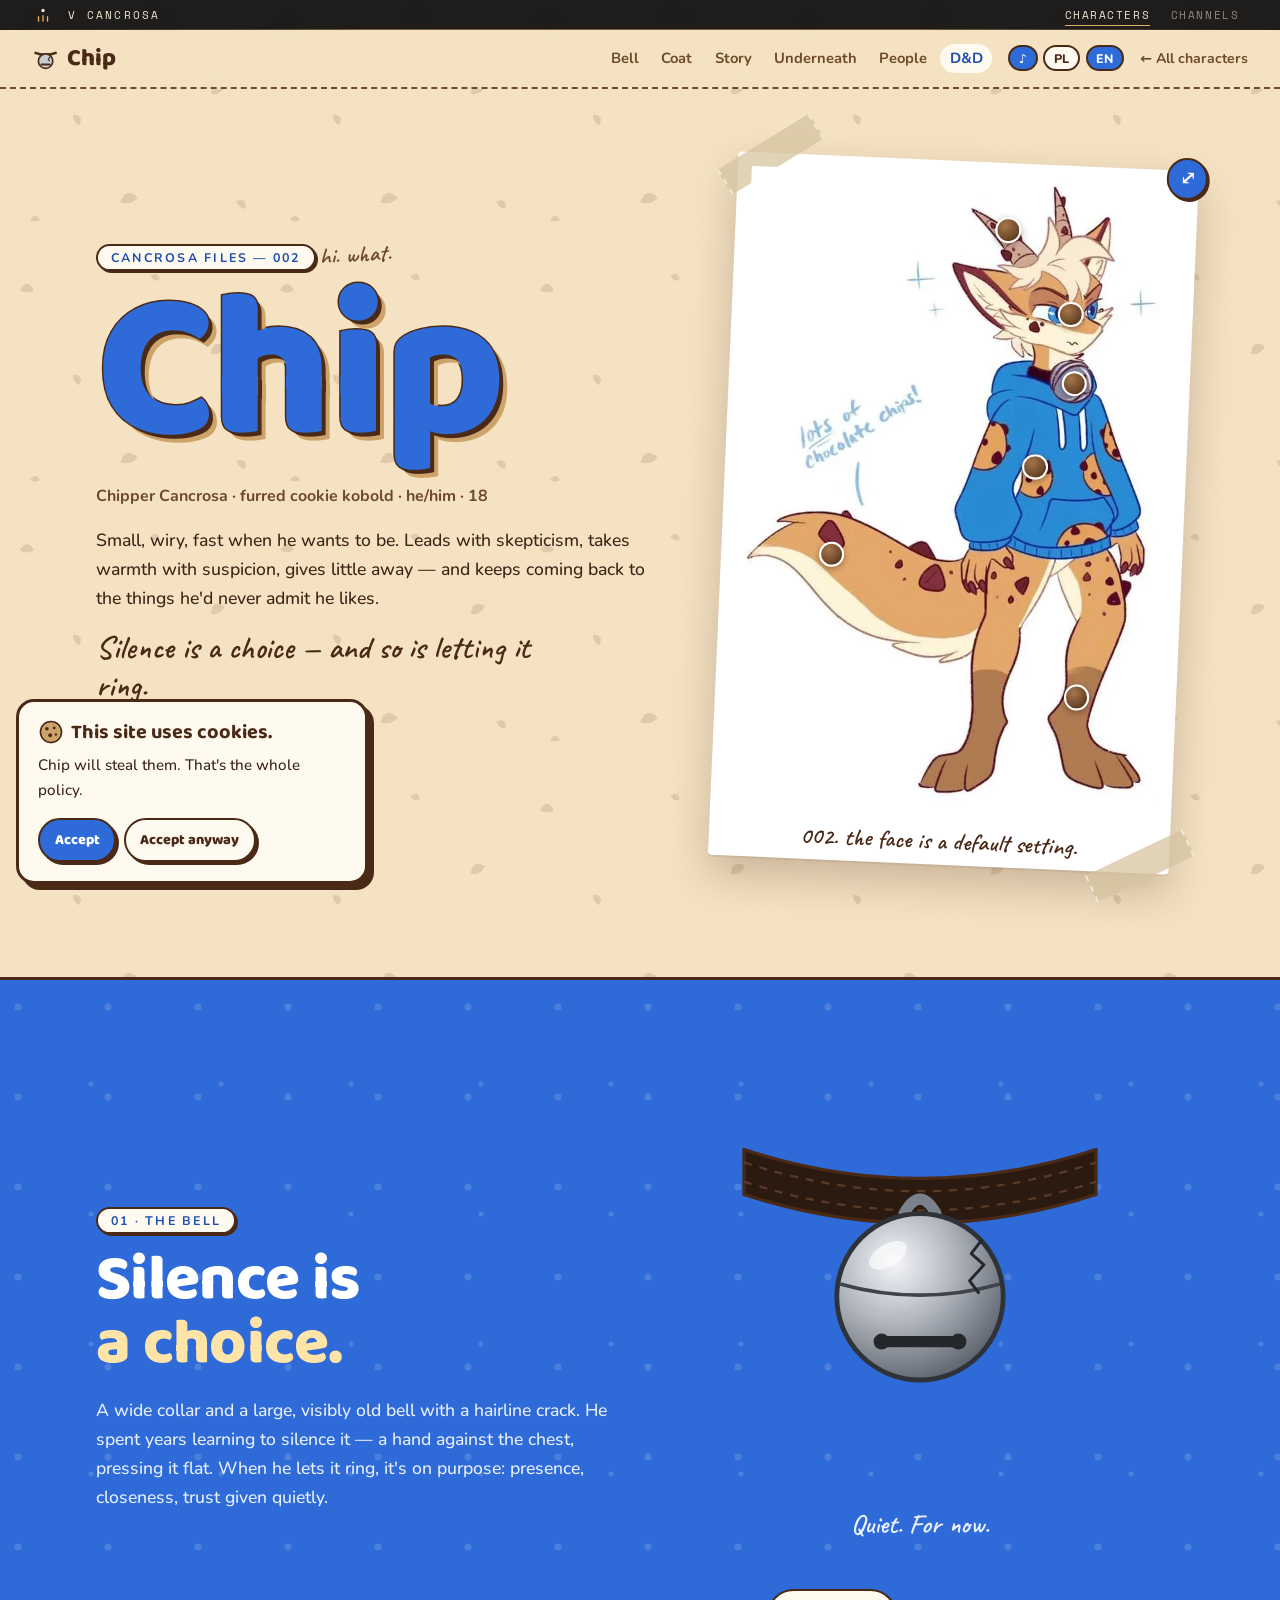
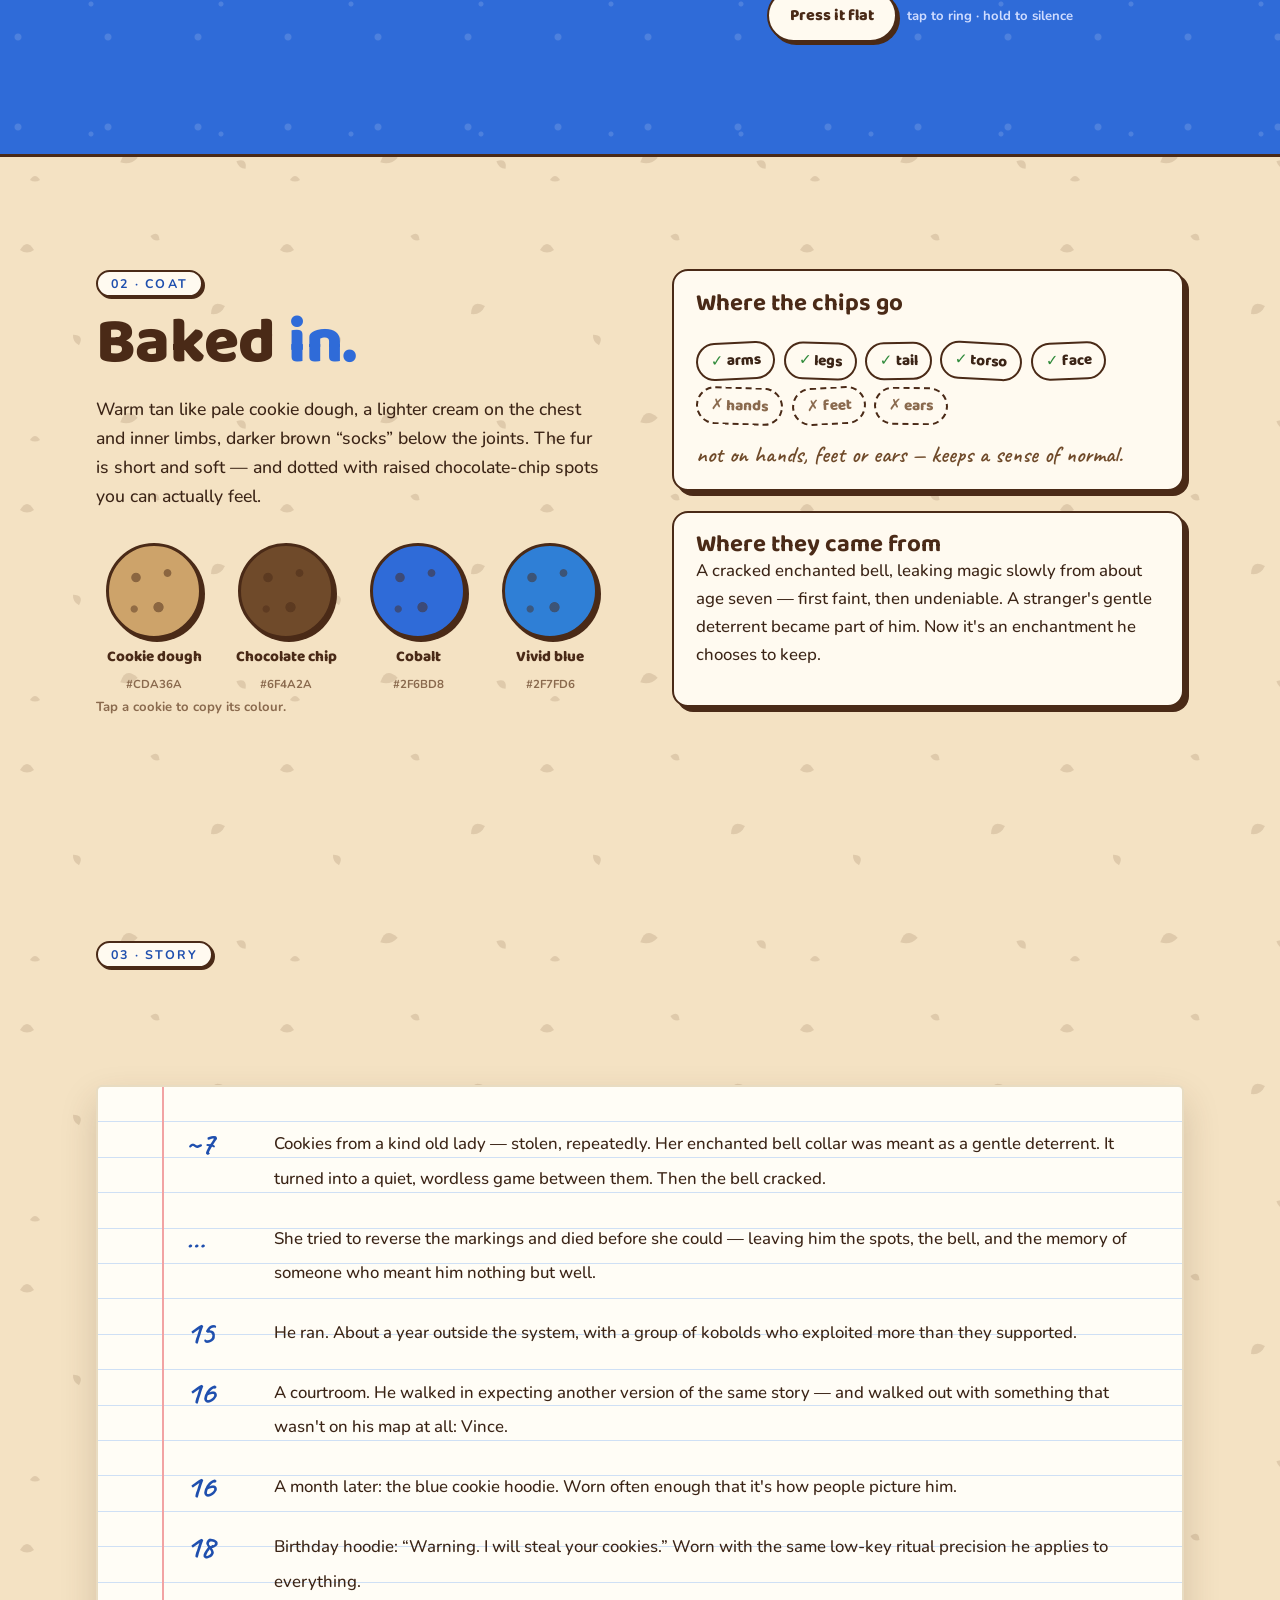
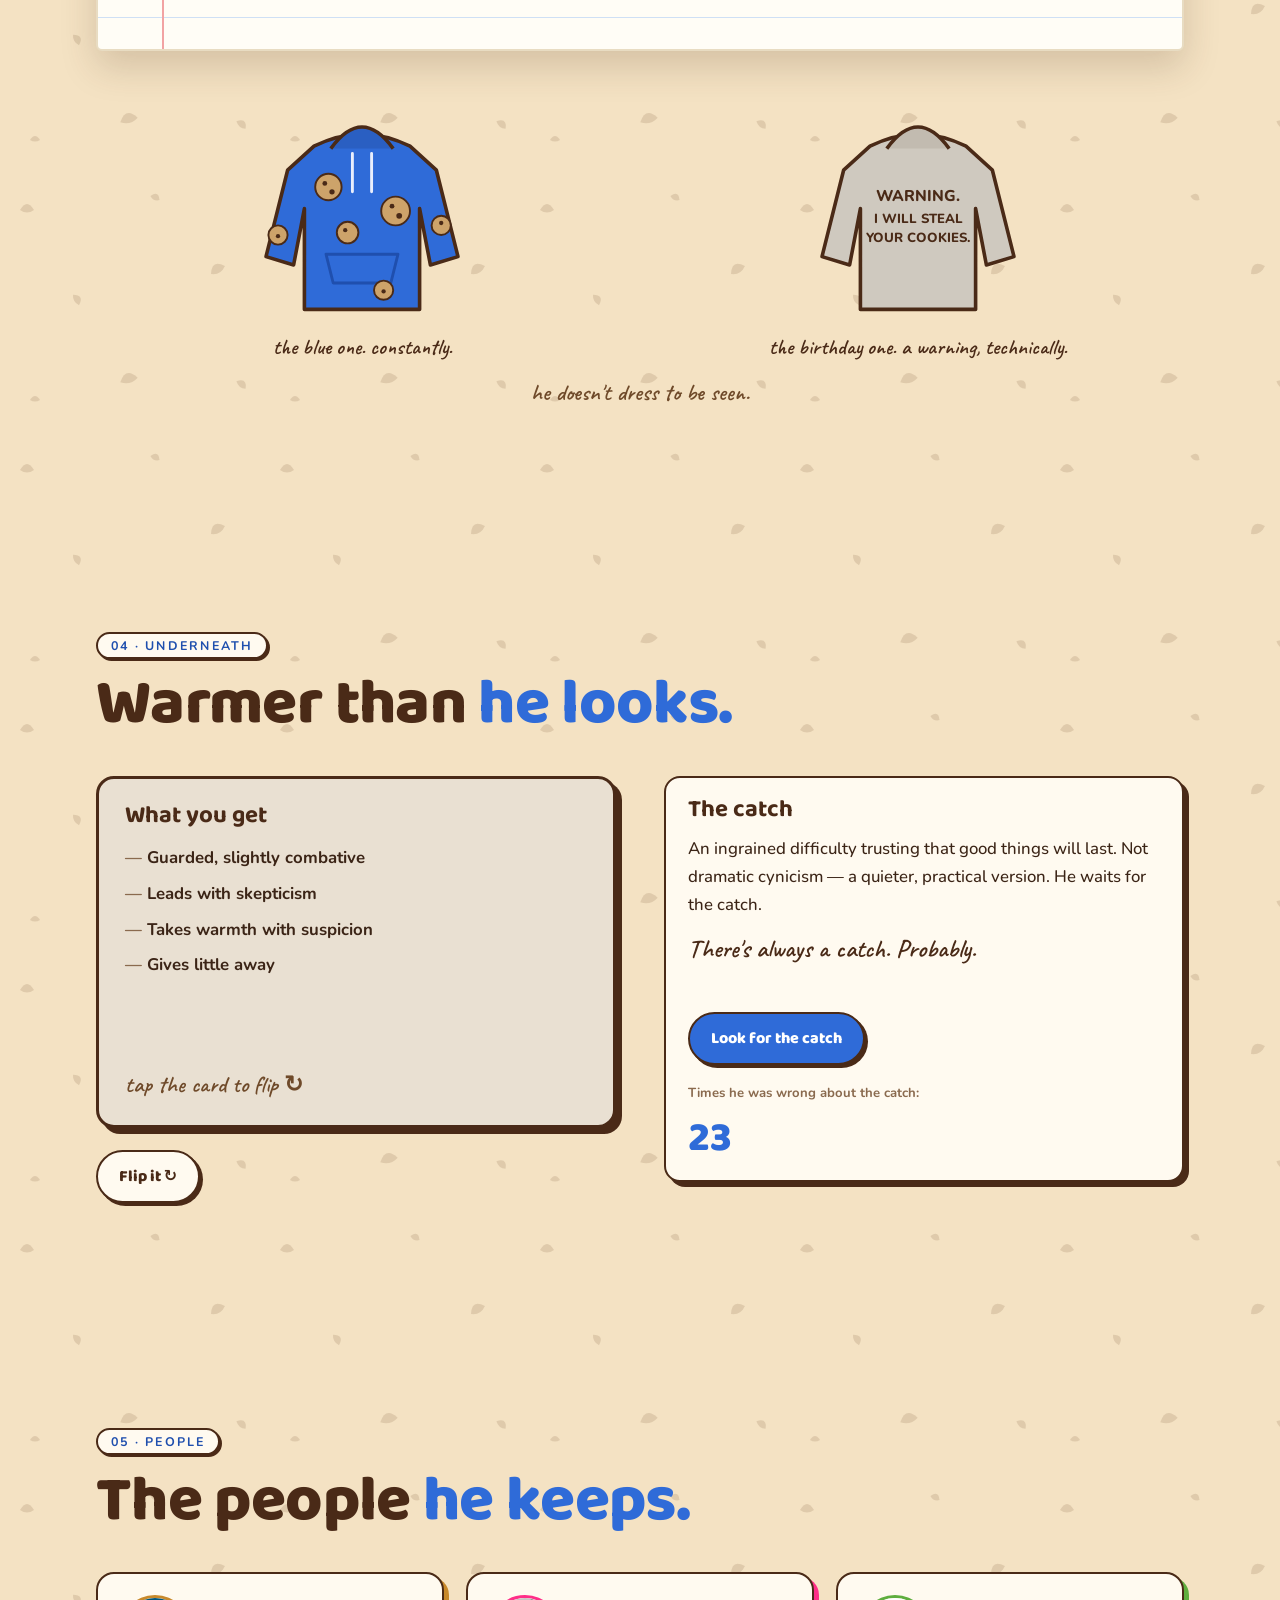
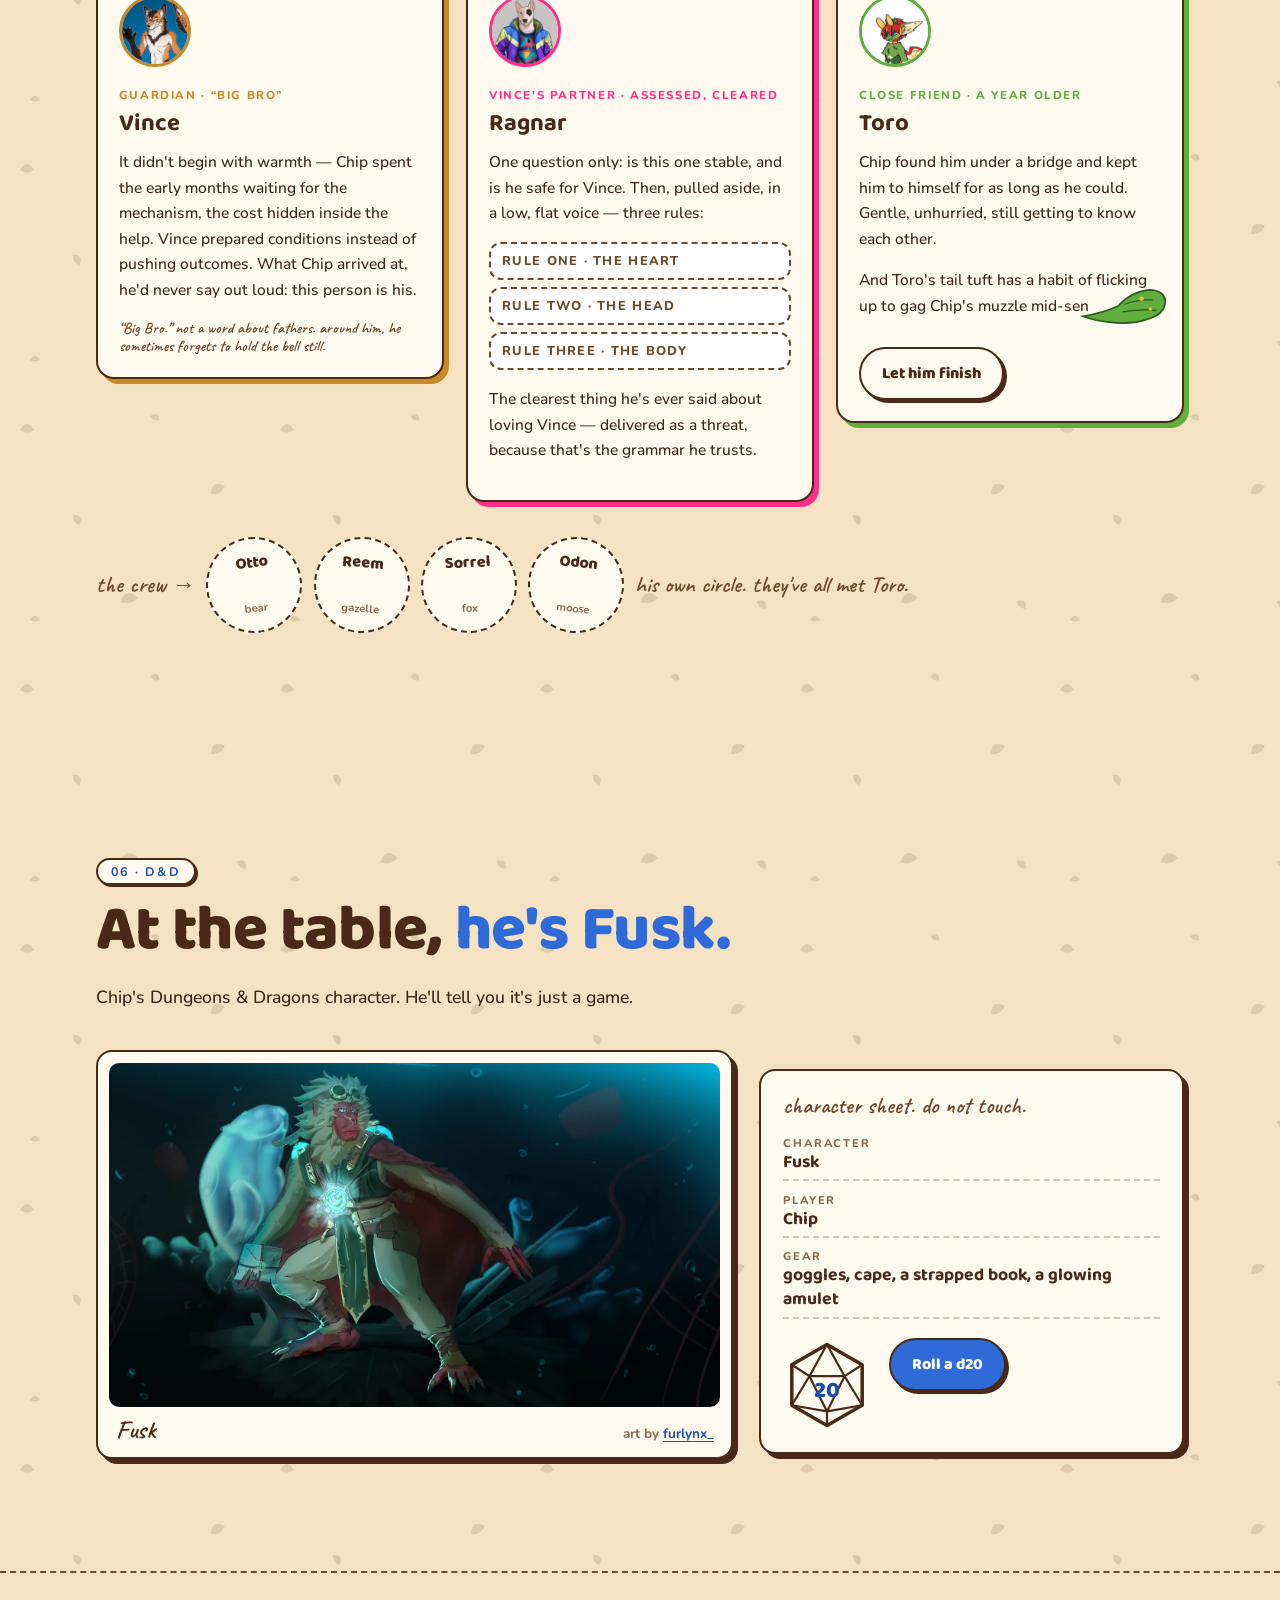
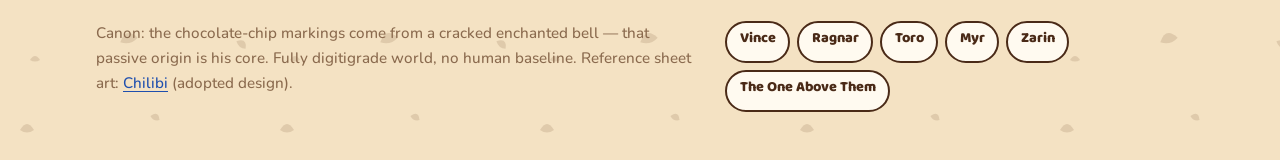
<file: chip.html>
<!doctype html>
<html lang="en" data-lang="en">
<head>
<meta charset="utf-8">
<meta name="viewport" content="width=device-width, initial-scale=1">
<title>Chip · Chipper Cancrosa</title>
<meta name="description" content="Chipper „Chip” Cancrosa — furred cookie kobold. Silence is a choice — and so is letting it ring.">
<meta name="theme-color" content="#f4e2c3">
<meta name="color-scheme" content="light">
<meta property="og:type" content="website">
<meta property="og:title" content="Chip · Chipper Cancrosa">
<meta property="og:description" content="Silence is a choice — and so is letting it ring.">
<meta property="og:url" content="https://TWOJA-DOMENA.pl/chip.html">
<meta property="og:image" content="https://TWOJA-DOMENA.pl/img/chip-thumb.webp">
<link rel="icon" href="data:image/svg+xml,%3Csvg xmlns='http://www.w3.org/2000/svg' viewBox='0 0 32 32'%3E%3Ccircle cx='16' cy='17' r='12' fill='%23cda36a' stroke='%234a2a17' stroke-width='2'/%3E%3Ccircle cx='12' cy='13' r='2' fill='%234a2a17'/%3E%3Ccircle cx='20' cy='15' r='1.6' fill='%234a2a17'/%3E%3Ccircle cx='15' cy='21' r='2.2' fill='%234a2a17'/%3E%3C/svg%3E">
<script>
  // Język przed pierwszym malowaniem: zapamiętany wybór albo język przeglądarki.
  (function () {
    var l;
    try { l = localStorage.getItem("lang"); } catch (e) {}
    if (l !== "pl" && l !== "en") l = /^pl\b/i.test(navigator.language || "") ? "pl" : "en";
    document.documentElement.dataset.lang = l;
    document.documentElement.lang = l;
  })();
</script>
<link rel="stylesheet" href="fonts/fonts.css">
<link rel="stylesheet" href="char.css">
<link rel="stylesheet" href="chip.css">
<link rel="stylesheet" href="uni/universe.css">
<script src="uni/universe.js" data-site="fursony" defer></script>
</head>
<body>
<a class="skip" href="#main"><span lang="en">Skip to content</span><span lang="pl">Przejdź do treści</span></a>

<svg width="0" height="0" style="position:absolute" aria-hidden="true">
  <defs>
    <symbol id="cookie" viewBox="0 0 32 32">
      <circle cx="16" cy="16" r="13" fill="#cda36a" stroke="#4a2a17" stroke-width="2"/>
      <circle cx="11" cy="12" r="2.2" fill="#4a2a17"/><circle cx="20" cy="11" r="1.7" fill="#4a2a17"/>
      <circle cx="15" cy="20" r="2.4" fill="#4a2a17"/><circle cx="22" cy="19" r="1.5" fill="#4a2a17"/>
    </symbol>
  </defs>
</svg>

<header class="nav">
  <a class="logo" href="#top">
    <svg viewBox="0 0 32 32" aria-hidden="true"><path d="M3 9 Q16 14 29 9" fill="none" stroke="#4a2a17" stroke-width="3"/><circle cx="16" cy="19" r="8.5" fill="#c9ccd3" stroke="#4a2a17" stroke-width="2"/><path d="M11 23 H21" stroke="#4a2a17" stroke-width="2.2" stroke-linecap="round"/><path d="M21 14 L19 17 L21 19" fill="none" stroke="#4a2a17" stroke-width="1.2"/></svg>
    Chip
  </a>
  <nav aria-label="Sections">
    <a href="#bell"><span lang="en">Bell</span><span lang="pl">Dzwonek</span></a>
    <a href="#coat"><span lang="en">Coat</span><span lang="pl">Futro</span></a>
    <a href="#story"><span lang="en">Story</span><span lang="pl">Historia</span></a>
    <a href="#under"><span lang="en">Underneath</span><span lang="pl">Pod spodem</span></a>
    <a href="#people"><span lang="en">People</span><span lang="pl">Ludzie</span></a>
    <a href="#dnd">D&amp;D</a>
  </nav>
  <div class="tools">
    <button type="button" class="jar" id="jar" aria-live="polite" data-en-label="Cookies left" data-pl-label="Zostało ciasteczek" aria-label="Cookies left"><svg aria-hidden="true"><use href="#cookie"/></svg><span id="jarN">12</span></button>
    <button type="button" id="soundBtn" aria-pressed="true" data-en-label="Sound" data-pl-label="Dźwięk" aria-label="Sound">♪</button>
    <button type="button" data-set-lang="pl" aria-pressed="false">PL</button>
    <button type="button" data-set-lang="en" aria-pressed="false">EN</button>
  </div>
  <a class="back" href="index.html#postacie">← <span lang="en">All characters</span><span lang="pl">Postacie</span></a>
</header>

<main id="main">

  <!-- ================= START ================= -->
  <section class="hero" id="top">
    <div class="wrap">
      <div>
        <p class="kicker">Cancrosa Files — 002</p>
        <p class="hand"><span lang="en">hi. what.</span><span lang="pl">no co.</span></p>
        <h1>Chip</h1>
        <p class="sub"><span lang="en">Chipper Cancrosa · furred cookie kobold · he/him · 18</span><span lang="pl">Chipper Cancrosa · futrzasty ciasteczkowy kobold · on/jego · 18</span></p>
        <p class="intro" lang="en">Small, wiry, fast when he wants to be. Leads with skepticism, takes warmth with suspicion, gives little away — and keeps coming back to the things he'd never admit he likes.</p>
        <p class="intro" lang="pl">Mały, żylasty, szybki, kiedy chce. Zaczyna od sceptycyzmu, ciepło przyjmuje z podejrzliwością, niewiele zdradza — i wciąż wraca do rzeczy, do których nigdy by się nie przyznał.</p>
        <p class="motto"><span lang="en">Silence is a choice — and so is letting it ring.</span><span lang="pl">Cisza to wybór — i pozwolić mu zadzwonić też.</span></p>
        <div class="hero-actions">
          <a class="btn" href="#bell"><span lang="en">Ring the bell</span><span lang="pl">Zadzwoń dzwonkiem</span></a>
          <a class="btn ghost" href="#people"><span lang="en">His people</span><span lang="pl">Jego ludzie</span></a>
        </div>
      </div>
      <figure class="polaroid">
        <div class="shot" id="shot">
          <img src="img/chip-polaroid.webp" width="585" height="865" alt="Chip's reference" data-en-alt="Chip: small furred kobold with striped horns, a blue hoodie with cookies and a bell on his collar" data-pl-alt="Chip: mały futrzasty kobold z prążkowanymi rogami, w niebieskiej bluzie w ciasteczka, z dzwonkiem na obroży">
        </div>
        <button type="button" class="zoom ref-zoom" data-full="img/chip-ref.webp" data-caption="Chipper “Chip” Cancrosa · art by Chilibi" data-en-label="Open the full reference sheet" data-pl-label="Otwórz pełną kartę referencyjną" aria-label="Open the full reference sheet">⤢</button>
        <figcaption><span lang="en">002. the face is a default setting.</span><span lang="pl">002. ta mina to ustawienie domyślne.</span></figcaption>
      </figure>
    </div>
  </section>

  <!-- ================= DZWONEK ================= -->
  <section class="bell-sec" id="bell">
    <div class="wrap">
      <div>
        <p class="kicker" data-reveal>01 · <span lang="en">The bell</span><span lang="pl">Dzwonek</span></p>
        <h2 data-reveal><span lang="en">Silence is<br><em>a choice.</em></span><span lang="pl">Cisza to<br><em>wybór.</em></span></h2>
        <p class="intro" data-reveal="2" lang="en">A wide collar and a large, visibly old bell with a hairline crack. He spent years learning to silence it — a hand against the chest, pressing it flat. When he lets it ring, it's on purpose: presence, closeness, trust given quietly.</p>
        <p class="intro" data-reveal="2" lang="pl">Szeroka obroża i duży, widocznie stary dzwonek z włoskowatym pęknięciem. Latami uczył się go wyciszać — dłoń na piersi, przyciśnięta płasko. Kiedy pozwala mu zadzwonić, robi to celowo: to obecność, bliskość, cicho okazane zaufanie.</p>
      </div>
      <div class="bell-stage" id="bellStage">
        <button type="button" class="bell-btn" id="bellBtn" data-en-label="Ring the bell (hold to press it flat)" data-pl-label="Zadzwoń dzwonkiem (przytrzymaj, żeby przycisnąć)" aria-label="Ring the bell">
          <svg viewBox="0 0 200 250" aria-hidden="true">
            <defs>
              <radialGradient id="metal" cx="35%" cy="30%" r="75%"><stop offset="0" stop-color="#f4f5f8"/><stop offset=".45" stop-color="#b4b9c2"/><stop offset="1" stop-color="#5d636c"/></radialGradient>
            </defs>
            <path d="M-10 36 Q100 72 210 36 L210 64 Q100 100 -10 64 Z" fill="#2b1a10" stroke="#4a2a17" stroke-width="2"/>
            <path d="M-10 44 Q100 80 210 44 M-10 56 Q100 92 210 56" fill="none" stroke="#5a3a24" stroke-width="1.4" stroke-dasharray="5 5"/>
            <g class="waves"><path d="M30 100 Q16 128 30 156"/><path d="M14 90 Q-4 128 14 166"/><path d="M170 100 Q184 128 170 156"/><path d="M186 90 Q204 128 186 166"/></g>
            <g class="bell-swing">
              <path d="M90 76 Q100 58 110 76" fill="none" stroke="#7b818b" stroke-width="7" stroke-linecap="round"/>
              <circle cx="100" cy="128" r="52" fill="url(#metal)" stroke="#2f3238" stroke-width="3"/>
              <path d="M50 120 Q100 134 150 120" fill="none" stroke="#3f444c" stroke-width="2.4"/>
              <path d="M78 156 H122" stroke="#24272c" stroke-width="7" stroke-linecap="round"/>
              <circle cx="76" cy="156" r="5" fill="#24272c"/><circle cx="124" cy="156" r="5" fill="#24272c"/>
              <path d="M139 92 L132 101 L140 108 L131 118 L137 126" fill="none" stroke="#24272c" stroke-width="1.8" stroke-linejoin="round"/>
              <ellipse cx="80" cy="102" rx="13" ry="7" fill="#fff" opacity=".65" transform="rotate(-30 80 102)"/>
            </g>
            <g class="paw">
              <path d="M44 252 C36 196 58 150 100 146 C142 150 164 196 156 252 Z" fill="#cda36a" stroke="#4a2a17" stroke-width="3"/>
              <circle cx="70" cy="150" r="14" fill="#cda36a" stroke="#4a2a17" stroke-width="3"/>
              <circle cx="100" cy="140" r="15" fill="#cda36a" stroke="#4a2a17" stroke-width="3"/>
              <circle cx="130" cy="150" r="14" fill="#cda36a" stroke="#4a2a17" stroke-width="3"/>
              <path d="M66 138 l2 -9 l5 8 M97 126 l3 -10 l4 10 M127 138 l4 -8 l3 9" fill="#3b2416" stroke="#3b2416" stroke-width="2" stroke-linejoin="round"/>
              <path d="M84 200 Q100 210 116 200" fill="none" stroke="#a37c4c" stroke-width="2"/>
            </g>
          </svg>
        </button>
        <p class="bell-status" id="bellStatus" aria-live="polite"></p>
        <div class="bell-row">
          <button type="button" class="btn ghost" id="flatBtn" aria-pressed="false"><span lang="en">Press it flat</span><span lang="pl">Przyciśnij dłonią</span></button>
          <span class="hint"><span lang="en">tap to ring · hold to silence</span><span lang="pl">kliknij — dzwoni · przytrzymaj — cisza</span></span>
        </div>
      </div>
    </div>
  </section>

  <!-- ================= FUTRO ================= -->
  <section id="coat">
    <div class="wrap coat">
      <div>
        <p class="kicker" data-reveal>02 · <span lang="en">Coat</span><span lang="pl">Futro</span></p>
        <h2 data-reveal><span lang="en">Baked <em>in.</em></span><span lang="pl"><em>Upieczony.</em></span></h2>
        <p class="intro" data-reveal="2" lang="en">Warm tan like pale cookie dough, a lighter cream on the chest and inner limbs, darker brown “socks” below the joints. The fur is short and soft — and dotted with raised chocolate-chip spots you can actually feel.</p>
        <p class="intro" data-reveal="2" lang="pl">Ciepły beż jak jasne ciasto na ciasteczka, jaśniejszy krem na piersi i wewnętrznej stronie kończyn, ciemniejsze brązowe „skarpetki” poniżej stawów. Futro krótkie i miękkie — i usiane wypukłymi kropkami jak kawałki czekolady, które naprawdę da się wyczuć.</p>
        <div class="cookies" data-reveal="3">
          <button type="button" class="cookie" data-hex="#CDA36A"><i style="--c:#cda36a"></i><b lang="en">Cookie dough</b><b lang="pl">Ciasto</b><span>#CDA36A</span></button>
          <button type="button" class="cookie" data-hex="#6F4A2A"><i style="--c:#6f4a2a"></i><b lang="en">Chocolate chip</b><b lang="pl">Czekolada</b><span>#6F4A2A</span></button>
          <button type="button" class="cookie" data-hex="#2F6BD8"><i style="--c:#2f6bd8"></i><b lang="en">Cobalt</b><b lang="pl">Kobalt</b><span>#2F6BD8</span></button>
          <button type="button" class="cookie" data-hex="#2F7FD6"><i style="--c:#2f7fd6"></i><b lang="en">Vivid blue</b><b lang="pl">Błękit</b><span>#2F7FD6</span></button>
        </div>
        <p class="mini"><span lang="en">Tap a cookie to copy its colour.</span><span lang="pl">Kliknij ciasteczko, żeby skopiować kolor.</span></p>
      </div>
      <div>
        <div class="card" data-reveal="2">
          <h3><span lang="en">Where the chips go</span><span lang="pl">Gdzie są kropki</span></h3>
          <ul class="stickers">
            <li class="yes" style="--r:-3deg"><span lang="en">arms</span><span lang="pl">ręce</span></li>
            <li class="yes" style="--r:2deg"><span lang="en">legs</span><span lang="pl">nogi</span></li>
            <li class="yes" style="--r:-1deg"><span lang="en">tail</span><span lang="pl">ogon</span></li>
            <li class="yes" style="--r:3deg"><span lang="en">torso</span><span lang="pl">tułów</span></li>
            <li class="yes" style="--r:-2deg"><span lang="en">face</span><span lang="pl">pyszczek</span></li>
            <li class="no" style="--r:2deg"><span lang="en">hands</span><span lang="pl">dłonie</span></li>
            <li class="no" style="--r:-3deg"><span lang="en">feet</span><span lang="pl">stopy</span></li>
            <li class="no" style="--r:1deg"><span lang="en">ears</span><span lang="pl">uszy</span></li>
          </ul>
          <p class="hand"><span lang="en">not on hands, feet or ears — keeps a sense of normal.</span><span lang="pl">nie na dłoniach, stopach ani uszach — zostaje trochę normalności.</span></p>
        </div>
        <div class="card" data-reveal="3">
          <h3><span lang="en">Where they came from</span><span lang="pl">Skąd się wzięły</span></h3>
          <p lang="en">A cracked enchanted bell, leaking magic slowly from about age seven — first faint, then undeniable. A stranger's gentle deterrent became part of him. Now it's an enchantment he chooses to keep.</p>
          <p lang="pl">Pęknięty zaczarowany dzwonek, który od mniej więcej siódmego roku życia powoli przeciekał magią — najpierw ledwo, potem nie do zaprzeczenia. Łagodny straszak obcej osoby stał się częścią niego. Dziś to zaklęcie, które sam postanawia zachować.</p>
        </div>
      </div>
    </div>
  </section>

  <!-- ================= HISTORIA ================= -->
  <section id="story">
    <div class="wrap">
      <p class="kicker" data-reveal>03 · <span lang="en">Story</span><span lang="pl">Historia</span></p>
      <h2 data-reveal><span lang="en">Not on <em>his map.</em></span><span lang="pl">Spoza <em>jego mapy.</em></span></h2>

      <div class="notebook" data-reveal="2">
        <div class="entry"><span class="age">~7</span>
          <p lang="en">Cookies from a kind old lady — stolen, repeatedly. Her enchanted bell collar was meant as a gentle deterrent. It turned into a quiet, wordless game between them. Then the bell cracked.</p>
          <p lang="pl">Ciasteczka od życzliwej starszej pani — kradzione, wielokrotnie. Jej zaczarowana obroża z dzwonkiem miała go łagodnie odstraszać. Zamiast tego stała się ich cichą, bezsłowną grą. Potem dzwonek pękł.</p>
        </div>
        <div class="entry"><span class="age">…</span>
          <p lang="en">She tried to reverse the markings and died before she could — leaving him the spots, the bell, and the memory of someone who meant him nothing but well.</p>
          <p lang="pl">Próbowała cofnąć znaki i zmarła, zanim zdążyła — zostawiając mu kropki, dzwonek i pamięć o kimś, kto chciał dla niego wyłącznie dobrze.</p>
        </div>
        <div class="entry"><span class="age">15</span>
          <p lang="en">He ran. About a year outside the system, with a group of kobolds who exploited more than they supported.</p>
          <p lang="pl">Uciekł. Około roku poza systemem, z grupą koboldów, które bardziej wykorzystywały, niż wspierały.</p>
        </div>
        <div class="entry"><span class="age">16</span>
          <p lang="en">A courtroom. He walked in expecting another version of the same story — and walked out with something that wasn't on his map at all: Vince.</p>
          <p lang="pl">Sala sądowa. Wszedł, spodziewając się kolejnej wersji tej samej historii — a wyszedł z czymś, czego w ogóle nie było na jego mapie: z Vince'em.</p>
        </div>
        <div class="entry"><span class="age">16</span>
          <p lang="en">A month later: the blue cookie hoodie. Worn often enough that it's how people picture him.</p>
          <p lang="pl">Miesiąc później: niebieska bluza w ciasteczka. Noszona tak często, że tak się go wyobraża.</p>
        </div>
        <div class="entry"><span class="age">18</span>
          <p lang="en">Birthday hoodie: “Warning. I will steal your cookies.” Worn with the same low-key ritual precision he applies to everything.</p>
          <p lang="pl">Bluza na osiemnastkę: „Warning. I will steal your cookies.” Noszona z tą samą cichą, rytualną precyzją, z jaką robi wszystko.</p>
        </div>
      </div>

      <div class="hoodies">
        <figure class="hoodie" data-reveal>
          <svg viewBox="0 0 200 190" aria-hidden="true">
            <path d="M60 46 Q100 26 140 46 L162 66 L180 138 L157 145 L148 98 L148 182 L52 182 L52 98 L43 145 L20 138 L38 66 Z" fill="#2f6bd8" stroke="#4a2a17" stroke-width="3" stroke-linejoin="round"/>
            <path d="M74 48 Q100 12 126 48" fill="#2a5fc2" stroke="#4a2a17" stroke-width="3"/>
            <path d="M92 52 V84 M108 52 V84" stroke="#e9eefc" stroke-width="2.4" stroke-linecap="round"/>
            <path d="M70 136 H130 L124 160 H76 Z" fill="none" stroke="#1f4fae" stroke-width="2.4" stroke-linejoin="round"/>
            <g fill="#cda36a" stroke="#4a2a17" stroke-width="1.6">
              <circle cx="72" cy="80" r="11"/><circle cx="128" cy="100" r="12"/><circle cx="88" cy="118" r="9"/><circle cx="30" cy="120" r="8"/><circle cx="166" cy="112" r="8"/><circle cx="118" cy="166" r="8"/>
            </g>
            <g fill="#4a2a17"><circle cx="69" cy="77" r="2"/><circle cx="75" cy="84" r="2.2"/><circle cx="125" cy="96" r="2"/><circle cx="131" cy="104" r="2.4"/><circle cx="86" cy="116" r="1.8"/><circle cx="30" cy="121" r="1.8"/><circle cx="166" cy="110" r="1.8"/><circle cx="118" cy="167" r="1.8"/></g>
          </svg>
          <figcaption><span lang="en">the blue one. constantly.</span><span lang="pl">ta niebieska. ciągle.</span></figcaption>
        </figure>
        <figure class="hoodie" data-reveal="2">
          <svg viewBox="0 0 200 190" aria-hidden="true">
            <path d="M60 46 Q100 26 140 46 L162 66 L180 138 L157 145 L148 98 L148 182 L52 182 L52 98 L43 145 L20 138 L38 66 Z" fill="#cfc9bf" stroke="#4a2a17" stroke-width="3" stroke-linejoin="round"/>
            <path d="M74 48 Q100 12 126 48" fill="#c2bbb0" stroke="#4a2a17" stroke-width="3"/>
            <g font-family="Baloo 2, sans-serif" font-weight="800" text-anchor="middle" fill="#4a2a17">
              <text x="100" y="92" font-size="13">WARNING.</text>
              <text x="100" y="110" font-size="11">I WILL STEAL</text>
              <text x="100" y="126" font-size="11">YOUR COOKIES.</text>
            </g>
          </svg>
          <figcaption><span lang="en">the birthday one. a warning, technically.</span><span lang="pl">ta urodzinowa. technicznie: ostrzeżenie.</span></figcaption>
        </figure>
      </div>
      <p class="hand" style="text-align:center;margin-top:1.2rem"><span lang="en">he doesn't dress to be seen.</span><span lang="pl">nie ubiera się, żeby go zauważano.</span></p>
    </div>
  </section>

  <!-- ================= POD SPODEM ================= -->
  <section id="under">
    <div class="wrap">
      <p class="kicker" data-reveal>04 · <span lang="en">Underneath</span><span lang="pl">Pod spodem</span></p>
      <h2 data-reveal><span lang="en">Warmer than <em>he looks.</em></span><span lang="pl">Cieplejszy, <em>niż wygląda.</em></span></h2>

      <div class="under">
        <div data-reveal="2">
        <div class="flip" id="flip" data-flipped="false">
          <div class="flip-inner">
            <div class="face face-front">
              <h3><span lang="en">What you get</span><span lang="pl">Co widać</span></h3>
              <ul lang="en"><li>Guarded, slightly combative</li><li>Leads with skepticism</li><li>Takes warmth with suspicion</li><li>Gives little away</li></ul>
              <ul lang="pl"><li>Ostrożny, lekko zaczepny</li><li>Zaczyna od sceptycyzmu</li><li>Ciepło przyjmuje z podejrzliwością</li><li>Niewiele zdradza</li></ul>
              <span class="hand"><span lang="en">tap the card to flip ↻</span><span lang="pl">kliknij kartę, żeby ją odwrócić ↻</span></span>
            </div>
            <div class="face face-back">
              <h3><span lang="en">What's there</span><span lang="pl">Co jest pod spodem</span></h3>
              <ul lang="en"><li>A stubborn intelligence</li><li>Notices and remembers everything</li><li>Figures out your tells before you figure out his</li><li>Says thank you in actions, not words</li><li>Never admits he likes something — just keeps coming back to it</li></ul>
              <ul lang="pl"><li>Uparta inteligencja</li><li>Zauważa i pamięta wszystko</li><li>Rozgryzie twoje odruchy, zanim ty rozgryziesz jego</li><li>Dziękuje czynami, nie słowami</li><li>Nie przyzna, że coś lubi — po prostu do tego wraca</li></ul>
              <span class="hand"><span lang="en">don't tell him you saw this.</span><span lang="pl">nie mów mu, że to widziałeś.</span></span>
            </div>
          </div>
        </div>
        <button type="button" class="btn ghost" id="flipBtn" aria-pressed="false" style="margin-top:1.4rem"><span lang="en">Flip it ↻</span><span lang="pl">Odwróć ↻</span></button>
        </div>

        <div class="card" data-reveal="3">
          <h3><span lang="en">The catch</span><span lang="pl">Haczyk</span></h3>
          <p style="margin-top:.8rem" lang="en">An ingrained difficulty trusting that good things will last. Not dramatic cynicism — a quieter, practical version. He waits for the catch.</p>
          <p style="margin-top:.8rem" lang="pl">Głęboko zakorzeniona trudność w uwierzeniu, że dobre rzeczy przetrwają. Nie dramatyczny cynizm — cichsza, praktyczna wersja. Czeka na haczyk.</p>
          <p class="catch-line" id="catchLine" aria-live="polite"></p>
          <button type="button" class="btn" id="catchBtn"><span lang="en">Look for the catch</span><span lang="pl">Szukaj haczyka</span></button>
          <p class="mini" style="margin-top:1.2rem"><span lang="en">Times he was wrong about the catch:</span><span lang="pl">Ile razy mylił się co do haczyka:</span></p>
          <div class="catch-count" id="catchCount">23</div>
        </div>
      </div>
    </div>
  </section>

  <!-- ================= LUDZIE ================= -->
  <section id="people">
    <div class="wrap">
      <p class="kicker" data-reveal>05 · <span lang="en">People</span><span lang="pl">Ludzie</span></p>
      <h2 data-reveal><span lang="en">The people <em>he keeps.</em></span><span lang="pl">Ci, których <em>trzyma.</em></span></h2>

      <div class="people">
        <article class="person" style="--c:#c8892b" data-reveal>
          <img src="img/vince-thumb.webp" alt="" loading="lazy">
          <span class="role"><span lang="en">Guardian · “Big Bro”</span><span lang="pl">Opiekun · „Big Bro”</span></span>
          <h3><a href="vince.html">Vince</a></h3>
          <p lang="en">It didn't begin with warmth — Chip spent the early months waiting for the mechanism, the cost hidden inside the help. Vince prepared conditions instead of pushing outcomes. What Chip arrived at, he'd never say out loud: this person is his.</p>
          <p lang="pl">Nie zaczęło się od ciepła — Chip przez pierwsze miesiące czekał na mechanizm, na koszt ukryty w pomocy. Vince przygotowywał warunki zamiast popychać wyniki. Do czego Chip doszedł, nigdy nie powie na głos: ta osoba jest jego.</p>
          <p class="hand"><span lang="en">“Big Bro.” not a word about fathers. around him, he sometimes forgets to hold the bell still.</span><span lang="pl">„Big Bro”. ani słowa o ojcach. przy nim czasem zapomina przytrzymać dzwonek.</span></p>
        </article>

        <article class="person" style="--c:#ff2e88" data-reveal="2">
          <img src="img/ragnar-thumb.webp" alt="" loading="lazy">
          <span class="role"><span lang="en">Vince's partner · assessed, cleared</span><span lang="pl">Partner Vince'a · sprawdzony</span></span>
          <h3><a href="ragnar.html">Ragnar</a></h3>
          <p lang="en">One question only: is this one stable, and is he safe for Vince. Then, pulled aside, in a low, flat voice — three rules:</p>
          <p lang="pl">Tylko jedno pytanie: czy ten jest stabilny i czy jest bezpieczny dla Vince'a. Potem, na stronie, niskim, płaskim głosem — trzy zasady:</p>
          <div class="rules">
            <button type="button" class="rule" aria-expanded="false"><b><span lang="en">Rule one · the heart</span><span lang="pl">Zasada pierwsza · serce</span></b><span class="txt"><span lang="en">Don't play with it.</span><span lang="pl">Nie baw się nim.</span></span></button>
            <button type="button" class="rule" aria-expanded="false"><b><span lang="en">Rule two · the head</span><span lang="pl">Zasada druga · głowa</span></b><span class="txt"><span lang="en">Don't feed the three-in-the-morning spiral.</span><span lang="pl">Nie podsycaj spirali o trzeciej w nocy.</span></span></button>
            <button type="button" class="rule" aria-expanded="false"><b><span lang="en">Rule three · the body</span><span lang="pl">Zasada trzecia · ciało</span></b><span class="txt"><span lang="en">You're bigger. You're stronger. Don't trade on it.</span><span lang="pl">Jesteś większy. Jesteś silniejszy. Nie wykorzystuj tego.</span></span></button>
          </div>
          <p lang="en">The clearest thing he's ever said about loving Vince — delivered as a threat, because that's the grammar he trusts.</p>
          <p lang="pl">Najjaśniejsza rzecz, jaką kiedykolwiek powiedział o tym, że kocha Vince'a — podana jak groźba, bo to gramatyka, której ufa.</p>
        </article>

        <article class="person" style="--c:#5fae3e" data-reveal="3">
          <img src="img/toro-thumb.webp" alt="" loading="lazy">
          <span class="role"><span lang="en">Close friend · a year older</span><span lang="pl">Bliski przyjaciel · rok starszy</span></span>
          <h3><a href="toro.html">Toro</a></h3>
          <p lang="en">Chip found him under a bridge and kept him to himself for as long as he could. Gentle, unhurried, still getting to know each other.</p>
          <p lang="pl">Chip znalazł go pod mostem i trzymał dla siebie tak długo, jak się dało. Łagodnie, niespiesznie, wciąż się poznają.</p>
          <p class="gag" id="gag">
            <span lang="en">And Toro's tail tuft has a habit of flicking up to gag Chip's muzzle mid-sen<span class="rest">tence. rude.</span></span><span lang="pl">A puszysta kita Toro ma zwyczaj wyskakiwać i zamykać Chipowi pyszczek w pół zda<span class="rest">nia. niegrzecznie.</span></span>
            <svg class="tuft" viewBox="0 0 120 60" aria-hidden="true"><path d="M4 44 Q30 40 52 30 Q70 10 96 8 Q118 10 116 26 Q114 42 92 48 Q70 56 40 52 Q20 50 4 44 Z" fill="#5fae3e" stroke="#2f5a1e" stroke-width="2.4"/><path d="M60 28 Q80 20 100 22 M58 38 Q82 34 104 36" fill="none" stroke="#2f5a1e" stroke-width="1.6"/><circle cx="84" cy="20" r="3" fill="#f2c230"/><circle cx="96" cy="34" r="2.4" fill="#f2c230"/></svg>
          </p>
          <button type="button" class="btn ghost" id="gagBtn" style="margin-top:.8rem"><span lang="en">Let him finish</span><span lang="pl">Daj mu skończyć</span></button>
        </article>
      </div>

      <div class="crew" data-reveal>
        <span class="hand"><span lang="en">the crew →</span><span lang="pl">ekipa →</span></span>
        <span class="badge" style="--r:-6deg">Otto<small lang="en">bear</small><small lang="pl">niedźwiedź</small></span>
        <span class="badge" style="--r:4deg">Reem<small lang="en">gazelle</small><small lang="pl">gazela</small></span>
        <span class="badge" style="--r:-3deg">Sorrel<small lang="en">fox</small><small lang="pl">lisica</small></span>
        <span class="badge" style="--r:7deg">Odon<small lang="en">moose</small><small lang="pl">łoś</small></span>
        <span class="hand"><span lang="en">his own circle. they've all met Toro.</span><span lang="pl">jego własny krąg. wszyscy znają już Toro.</span></span>
      </div>
    </div>
  </section>
  <!-- ================= D&D: FUSK ================= -->
  <section id="dnd">
    <div class="wrap">
      <p class="kicker" data-reveal>06 · D&amp;D</p>
      <h2 data-reveal><span lang="en">At the table, <em>he's Fusk.</em></span><span lang="pl">Przy stole <em>jest Fuskiem.</em></span></h2>
      <p class="intro" data-reveal="2" lang="en">Chip's Dungeons &amp; Dragons character. He'll tell you it's just a game.</p>
      <p class="intro" data-reveal="2" lang="pl">Postać Chipa do Dungeons &amp; Dragons. Powie ci, że to tylko gra.</p>

      <div class="dnd">
        <figure class="fusk card" data-reveal>
          <button type="button" class="zoom fusk-shot" data-full="img/fusk.webp" data-caption="Fusk · Chip's D&amp;D character · art by furlynx_">
            <img src="img/fusk.webp" width="1600" height="900" loading="lazy" alt="Fusk" data-en-alt="Fusk: a pale-maned monkey with goggles, a cape and a glowing amulet, crouched underwater with a ghostly blue creature behind him" data-pl-alt="Fusk: małpa z jasną grzywą, w goglach i pelerynie, ze świecącym amuletem, przykucnięta pod wodą, za nią widmowe niebieskie stworzenie">
          </button>
          <figcaption><span class="hand">Fusk</span> <span><span lang="en">art by</span><span lang="pl">art:</span> <a href="https://www.instagram.com/furlynx_/">furlynx_</a></span></figcaption>
        </figure>
        <div class="card dnd-sheet" data-reveal="2">
          <p class="hand"><span lang="en">character sheet. do not touch.</span><span lang="pl">karta postaci. nie dotykać.</span></p>
          <dl>
            <div><dt lang="en">Character</dt><dt lang="pl">Postać</dt><dd>Fusk</dd></div>
            <div><dt lang="en">Player</dt><dt lang="pl">Gracz</dt><dd>Chip</dd></div>
            <div><dt lang="en">Gear</dt><dt lang="pl">Ekwipunek</dt><dd lang="en">goggles, cape, a strapped book, a glowing amulet</dd><dd lang="pl">gogle, peleryna, księga na pasku, świecący amulet</dd></div>
          </dl>
          <div class="roll">
            <button type="button" class="die" id="die" data-en-label="Roll a d20" data-pl-label="Rzuć k20" aria-label="Roll a d20">
              <svg viewBox="0 0 100 100" aria-hidden="true"><path d="M50 4 L90 27 L90 73 L50 96 L10 73 L10 27 Z" fill="#fffaf0" stroke="#4a2a17" stroke-width="4" stroke-linejoin="round"/><path d="M50 4 L30 40 L70 40 Z M30 40 L10 27 M70 40 L90 27 M30 40 L50 80 L70 40 M30 40 L10 73 M70 40 L90 73 M50 80 L50 96 M50 80 L10 73 M50 80 L90 73" fill="none" stroke="#4a2a17" stroke-width="2.5" stroke-linejoin="round"/><text id="dieNum" x="50" y="64" text-anchor="middle">20</text></svg>
            </button>
            <div>
              <button type="button" class="btn" id="rollBtn"><span lang="en">Roll a d20</span><span lang="pl">Rzuć k20</span></button>
              <p class="hand roll-msg" id="rollMsg" aria-live="polite"></p>
            </div>
          </div>
        </div>
      </div>
    </div>
  </section>
</main>

<footer>
  <div class="wrap foot">
    <div>
      <p lang="en">Canon: the chocolate-chip markings come from a cracked enchanted bell — that passive origin is his core. Fully digitigrade world, no human baseline. Reference sheet art: <a href="https://www.furaffinity.net/gallery/chilibi/">Chilibi</a> (adopted design).</p>
      <p lang="pl">Kanon: czekoladowe kropki pochodzą z pękniętego zaczarowanego dzwonka — to bierne pochodzenie jest jego rdzeniem. Świat w pełni digitigradalny, bez ludzi. Ref sheet: <a href="https://www.furaffinity.net/gallery/chilibi/">Chilibi</a> (adoptowany projekt).</p>
    </div>
    <div class="others">
      <a href="vince.html">Vince</a><a href="ragnar.html">Ragnar</a><a href="toro.html">Toro</a><a href="myr.html">Myr</a><a href="zarin.html">Zarin</a><a href="index.html">The One Above Them</a>
    </div>
  </div>
</footer>

<aside class="cookie-banner" id="banner" aria-labelledby="bannerTitle">
  <h3 id="bannerTitle"><svg width="26" height="26" aria-hidden="true"><use href="#cookie"/></svg><span lang="en">This site uses cookies.</span><span lang="pl">Ta strona używa ciasteczek.</span></h3>
  <p><span lang="en">Chip will steal them. That's the whole policy.</span><span lang="pl">Chip je ukradnie. To cała polityka prywatności.</span></p>
  <div class="row">
    <button type="button" class="btn" data-accept><span lang="en">Accept</span><span lang="pl">Akceptuj</span></button>
    <button type="button" class="btn ghost" data-accept><span lang="en">Accept anyway</span><span lang="pl">Akceptuj i tak</span></button>
  </div>
</aside>

<script src="char.js"></script>
<script>
  const { t } = CHAR;
  const store = {
    get(k) { try { return localStorage.getItem(k); } catch (e) { return null; } },
    set(k, v) { try { localStorage.setItem(k, v); } catch (e) {} },
  };

  // ---------- Dźwięk ----------
  const soundBtn = document.getElementById("soundBtn");
  let soundOn = store.get("sound") !== "off";
  soundBtn.setAttribute("aria-pressed", String(soundOn));
  soundBtn.addEventListener("click", () => {
    soundOn = !soundOn;
    soundBtn.setAttribute("aria-pressed", String(soundOn));
    store.set("sound", soundOn ? "on" : "off");
  });

  let audio;
  // Pęknięty dzwonek: kilka niesfazowanych tonów, jeden lekko rozstrojony (dudnienie pęknięcia) i krótki szum grzechotki.
  function bellSound(muffled) {
    if (!soundOn) return;
    audio = audio || new (window.AudioContext || window.webkitAudioContext)();
    const now = audio.currentTime;
    const out = audio.createGain();
    out.gain.value = muffled ? .12 : .22;
    out.connect(audio.destination);
    const f = 1480;
    const partials = [[1, .5, 1.5], [1.017, .32, 1.2], [2.32, .22, .8], [4.25, .1, .45], [6.63, .05, .25]];
    partials.forEach(([ratio, gain, decay]) => {
      const o = audio.createOscillator();
      const g = audio.createGain();
      o.frequency.value = f * ratio * (muffled ? .5 : 1);
      g.gain.setValueAtTime(0, now);
      g.gain.linearRampToValueAtTime(gain, now + .004);
      g.gain.exponentialRampToValueAtTime(.0001, now + (muffled ? .06 : decay));
      o.connect(g).connect(out);
      o.start(now);
      o.stop(now + decay + .05);
    });
    const len = Math.floor(audio.sampleRate * .06);
    const buf = audio.createBuffer(1, len, audio.sampleRate);
    const data = buf.getChannelData(0);
    for (let i = 0; i < len; i++) data[i] = (Math.random() * 2 - 1) * (1 - i / len);
    const noise = audio.createBufferSource();
    const bp = audio.createBiquadFilter();
    bp.type = "bandpass";
    bp.frequency.value = muffled ? 900 : 3200;
    noise.buffer = buf;
    noise.connect(bp).connect(out);
    noise.start(now);
  }

  // ---------- Dzwonek: klik dzwoni, przytrzymanie wycisza ----------
  const bellBtn = document.getElementById("bellBtn");
  const bellStage = document.getElementById("bellStage");
  const bellStatus = document.getElementById("bellStatus");
  const flatBtn = document.getElementById("flatBtn");
  const RINGS = [
    { en: "*ding* — cracked, a little flat.", pl: "*dzyń* — pęknięty, lekko fałszuje." },
    { en: "He'd usually stop that.", pl: "Zwykle by to przerwał." },
    { en: "…he didn't stop that.", pl: "…nie przerwał." },
    { en: "That one was on purpose.", pl: "Ten był celowo." },
  ];
  let rings = 0, state = "idle", holdTimer = null, held = false;

  function renderBell() {
    if (state === "flat") bellStatus.textContent = t({ en: "Pressed flat. Nothing to hear.", pl: "Przyciśnięty. Nic nie słychać." });
    else if (state === "muffled") bellStatus.textContent = "*tk*";
    else if (rings === 0) bellStatus.textContent = t({ en: "Quiet. For now.", pl: "Cicho. Na razie." });
    else bellStatus.textContent = t(RINGS[Math.min(rings, RINGS.length) - 1]);
  }
  function restart(cls) {
    bellBtn.classList.remove("ring", "muffle");
    void bellBtn.getBoundingClientRect();
    bellBtn.classList.add(cls);
  }
  function ring() {
    if (bellStage.classList.contains("flat")) {
      state = "muffled";
      restart("muffle");
      bellSound(true);
    } else {
      state = "idle";
      rings++;
      restart("ring");
      bellSound(false);
    }
    renderBell();
  }
  bellBtn.addEventListener("pointerdown", e => {
    if (e.button !== 0) return;
    held = false;
    holdTimer = setTimeout(() => {
      held = true;
      bellBtn.classList.add("held");
      state = "flat";
      renderBell();
    }, 260);
  });
  function release(fire) {
    clearTimeout(holdTimer);
    if (held) {
      bellBtn.classList.remove("held");
      held = false;
      state = "idle";
      bellStatus.textContent = "…";
    } else if (fire) {
      ring();
    }
  }
  bellBtn.addEventListener("pointerup", () => release(true));
  bellBtn.addEventListener("pointerleave", () => release(false));
  bellBtn.addEventListener("pointercancel", () => release(false));
  bellBtn.addEventListener("contextmenu", e => e.preventDefault());
  // Klawiatura: Enter i spacja dają click z detail === 0
  bellBtn.addEventListener("click", e => { if (e.detail === 0) ring(); });
  flatBtn.addEventListener("click", () => {
    const on = !bellStage.classList.contains("flat");
    bellStage.classList.toggle("flat", on);
    flatBtn.setAttribute("aria-pressed", String(on));
    state = on ? "flat" : "idle";
    renderBell();
  });

  // ---------- Polaroid z notatkami ----------
  const SPOTS = [
    { x: 76.6, y: 31.8, en: "the bell. old, hairline crack. usually held flat.", pl: "dzwonek. stary, z pęknięciem. zwykle przyciśnięty dłonią." },
    { x: 59.8, y: 8.2, en: "ridged, striped, cream. not nubs. not a spiral.", pl: "żłobione, w paski, kremowe. nie guziczki. nie spirala." },
    { x: 75.2, y: 21, en: "narrowed eyes, mouth pulled down. worn long enough that it fits.", pl: "zmrużone oczy, kąciki w dół. noszona tak długo, że pasuje." },
    { x: 68.4, y: 45.1, en: "the cookie hoodie. basically part of him now.", pl: "bluza w ciasteczka. właściwie już część niego." },
    { x: 22.2, y: 60.1, en: "raised chips — you can feel them.", pl: "wypukłe kropki — da się je wyczuć." },
    { x: 80.3, y: 80.9, en: "darker “socks” — a warm echo of Vince's black legs.", pl: "ciemniejsze „skarpetki” — ciepłe echo czarnych łap Vince'a." },
  ];
  const shot = document.getElementById("shot");
  const note = document.createElement("div");
  note.className = "note";
  note.setAttribute("role", "status");
  shot.append(note);
  let open = null;
  const spotBtns = SPOTS.map((s, i) => {
    const b = document.createElement("button");
    b.type = "button";
    b.className = "spot";
    b.style.left = s.x + "%";
    b.style.top = s.y + "%";
    b.setAttribute("aria-expanded", "false");
    b.addEventListener("click", e => { e.stopPropagation(); open = open === i ? null : i; renderNote(); });
    shot.append(b);
    return b;
  });
  function renderNote() {
    spotBtns.forEach((b, i) => {
      b.setAttribute("aria-expanded", String(open === i));
      b.setAttribute("aria-label", t(SPOTS[i]));
    });
    if (open === null) { note.classList.remove("show"); return; }
    const s = SPOTS[open];
    note.textContent = t(s);
    note.style.top = (s.y + 4) + "%";
    note.style.left = s.x < 55 ? Math.max(2, s.x - 8) + "%" : "auto";
    note.style.right = s.x < 55 ? "auto" : Math.max(2, 100 - s.x - 8) + "%";
    note.classList.add("show");
  }
  document.addEventListener("click", () => { if (open !== null) { open = null; renderNote(); } });

  // ---------- Paleta ----------
  document.querySelectorAll(".cookie").forEach(b => b.addEventListener("click", async () => {
    const ok = await CHAR.copy(b.dataset.hex);
    CHAR.toast(ok ? t({ en: "copied " + b.dataset.hex + ". you're welcome.", pl: "skopiowane " + b.dataset.hex + ". nie ma za co." }) : b.dataset.hex);
  }));

  // ---------- Odwracana karta ----------
  const flip = document.getElementById("flip");
  const flipBtn = document.getElementById("flipBtn");
  function toggleFlip() {
    const on = flip.dataset.flipped !== "true";
    flip.dataset.flipped = String(on);
    flipBtn.setAttribute("aria-pressed", String(on));
  }
  flip.addEventListener("click", toggleFlip);
  flipBtn.addEventListener("click", toggleFlip);

  // ---------- Haczyk ----------
  const CATCH = [
    { en: "Checking the fine print…", pl: "Czytam drobny druk…" },
    { en: "Checking under the table…", pl: "Sprawdzam pod stołem…" },
    { en: "Waiting for the other shoe to drop…", pl: "Czekam, aż spadnie drugi but…" },
    { en: "Asking what it costs…", pl: "Pytam, ile to kosztuje…" },
    { en: "No catch. Again.", pl: "Brak haczyka. Znowu." },
  ];
  let catchStep = -1, wrong = 23;
  const catchLine = document.getElementById("catchLine");
  function renderCatch() {
    catchLine.textContent = catchStep < 0 ? t({ en: "There's always a catch. Probably.", pl: "Zawsze jest jakiś haczyk. Chyba." }) : t(CATCH[catchStep]);
    document.getElementById("catchCount").textContent = wrong;
  }
  document.getElementById("catchBtn").addEventListener("click", () => {
    catchStep = (catchStep + 1) % CATCH.length;
    if (catchStep === CATCH.length - 1) wrong++;
    renderCatch();
  });

  // ---------- Trzy zasady i kita Toro ----------
  document.querySelectorAll(".rule").forEach(r => r.addEventListener("click", () => r.setAttribute("aria-expanded", String(r.getAttribute("aria-expanded") !== "true"))));
  const gag = document.getElementById("gag");
  document.getElementById("gagBtn").addEventListener("click", () => gag.classList.toggle("free"));

  // ---------- Baner „cookies” i słoik, z którego Chip podkrada ----------
  const banner = document.getElementById("banner");
  const jar = document.getElementById("jar");
  const jarN = document.getElementById("jarN");
  const STEALS = [
    { en: "−1. didn't see anything.", pl: "−1. nic nie widziałem." },
    { en: "−1. prove it.", pl: "−1. udowodnij." },
    { en: "−1. it was like that when I got here.", pl: "−1. już tak było, jak przyszedłem." },
    { en: "−1. you weren't using it.", pl: "−1. i tak go nie jadłeś." },
    { en: "−1. finders keepers.", pl: "−1. kto znalazł, ten ma." },
    { en: "−1. …", pl: "−1. …" },
  ];
  let cookies = 12, stolen = 0;
  function showJar() {
    jar.classList.add("on");
    jarN.textContent = cookies;
  }
  function steal() {
    if (!jar.classList.contains("on") || cookies === 0) return;
    cookies--;
    jarN.textContent = cookies;
    jar.classList.remove("snatch");
    void jar.offsetWidth;
    jar.classList.add("snatch");
    CHAR.toast(cookies === 0 ? t({ en: "jar's empty. he'll deny everything.", pl: "słoik pusty. wszystkiemu zaprzeczy." }) : t(STEALS[stolen++ % STEALS.length]));
  }
  document.querySelectorAll("[data-accept]").forEach(b => b.addEventListener("click", () => {
    banner.classList.remove("show");
    store.set("chip-cookies", "accepted");
    showJar();
    CHAR.toast(t({ en: "12 cookies. for now.", pl: "12 ciasteczek. na razie." }));
  }));
  jar.addEventListener("click", () => {
    if (cookies === 0) {
      cookies = 12;
      jarN.textContent = cookies;
      CHAR.toast(t({ en: "fine. twelve more. (he's watching.)", pl: "no dobra. dwanaście nowych. (on patrzy.)" }));
    } else {
      CHAR.toast(t({ en: "he's counting too.", pl: "on też liczy." }));
    }
  });
  if (store.get("chip-cookies") === "accepted") showJar();
  else setTimeout(() => banner.classList.add("show"), 1400);

  // Każda sekcja to jedna okazja do kradzieży — liczy się dopiero po zaakceptowaniu banera.
  const stealObs = new IntersectionObserver(entries => entries.forEach(e => {
    if (!e.isIntersecting || !jar.classList.contains("on")) return;
    stealObs.unobserve(e.target);
    steal();
  }), { threshold: .35 });
  ["bell", "coat", "story", "under", "people", "dnd"].forEach(id => stealObs.observe(document.getElementById(id)));

  // ---------- D&D: rzut k20 za Fuska ----------
  const reduced = matchMedia("(prefers-reduced-motion: reduce)").matches;
  const dieEl = document.getElementById("die"), dieNum = document.getElementById("dieNum"), rollMsg = document.getElementById("rollMsg");
  let lastRoll = null, rolling = false;
  function renderRoll() {
    if (lastRoll === null) { rollMsg.textContent = ""; return; }
    rollMsg.textContent = lastRoll === 20 ? t({ en: "nat 20. don't make it a thing.", pl: "naturalna dwudziestka. nie róbcie z tego afery." })
      : lastRoll === 1 ? t({ en: "nat 1. that didn't happen.", pl: "jedynka. tego nie było." })
      : lastRoll >= 10 ? t({ en: lastRoll + ". told you.", pl: lastRoll + ". a nie mówiłem." })
      : t({ en: lastRoll + ". fine. it's fine.", pl: lastRoll + ". dobra. jest dobrze." });
  }
  function roll() {
    if (rolling) return;
    rolling = true;
    const final = 1 + Math.floor(Math.random() * 20);
    const done = () => { dieNum.textContent = final; lastRoll = final; rolling = false; dieEl.classList.remove("spin"); renderRoll(); };
    if (reduced) { done(); return; }
    dieEl.classList.remove("spin"); void dieEl.offsetWidth; dieEl.classList.add("spin");
    let n = 0;
    const shuffle = setInterval(() => {
      dieNum.textContent = 1 + Math.floor(Math.random() * 20);
      if (++n >= 9) { clearInterval(shuffle); done(); }
    }, 70);
  }
  dieEl.addEventListener("click", roll);
  document.getElementById("rollBtn").addEventListener("click", roll);

  CHAR.onLang(() => { renderBell(); renderNote(); renderCatch(); renderRoll(); });
  CHAR.init();
</script>
</body>
</html>
</file>
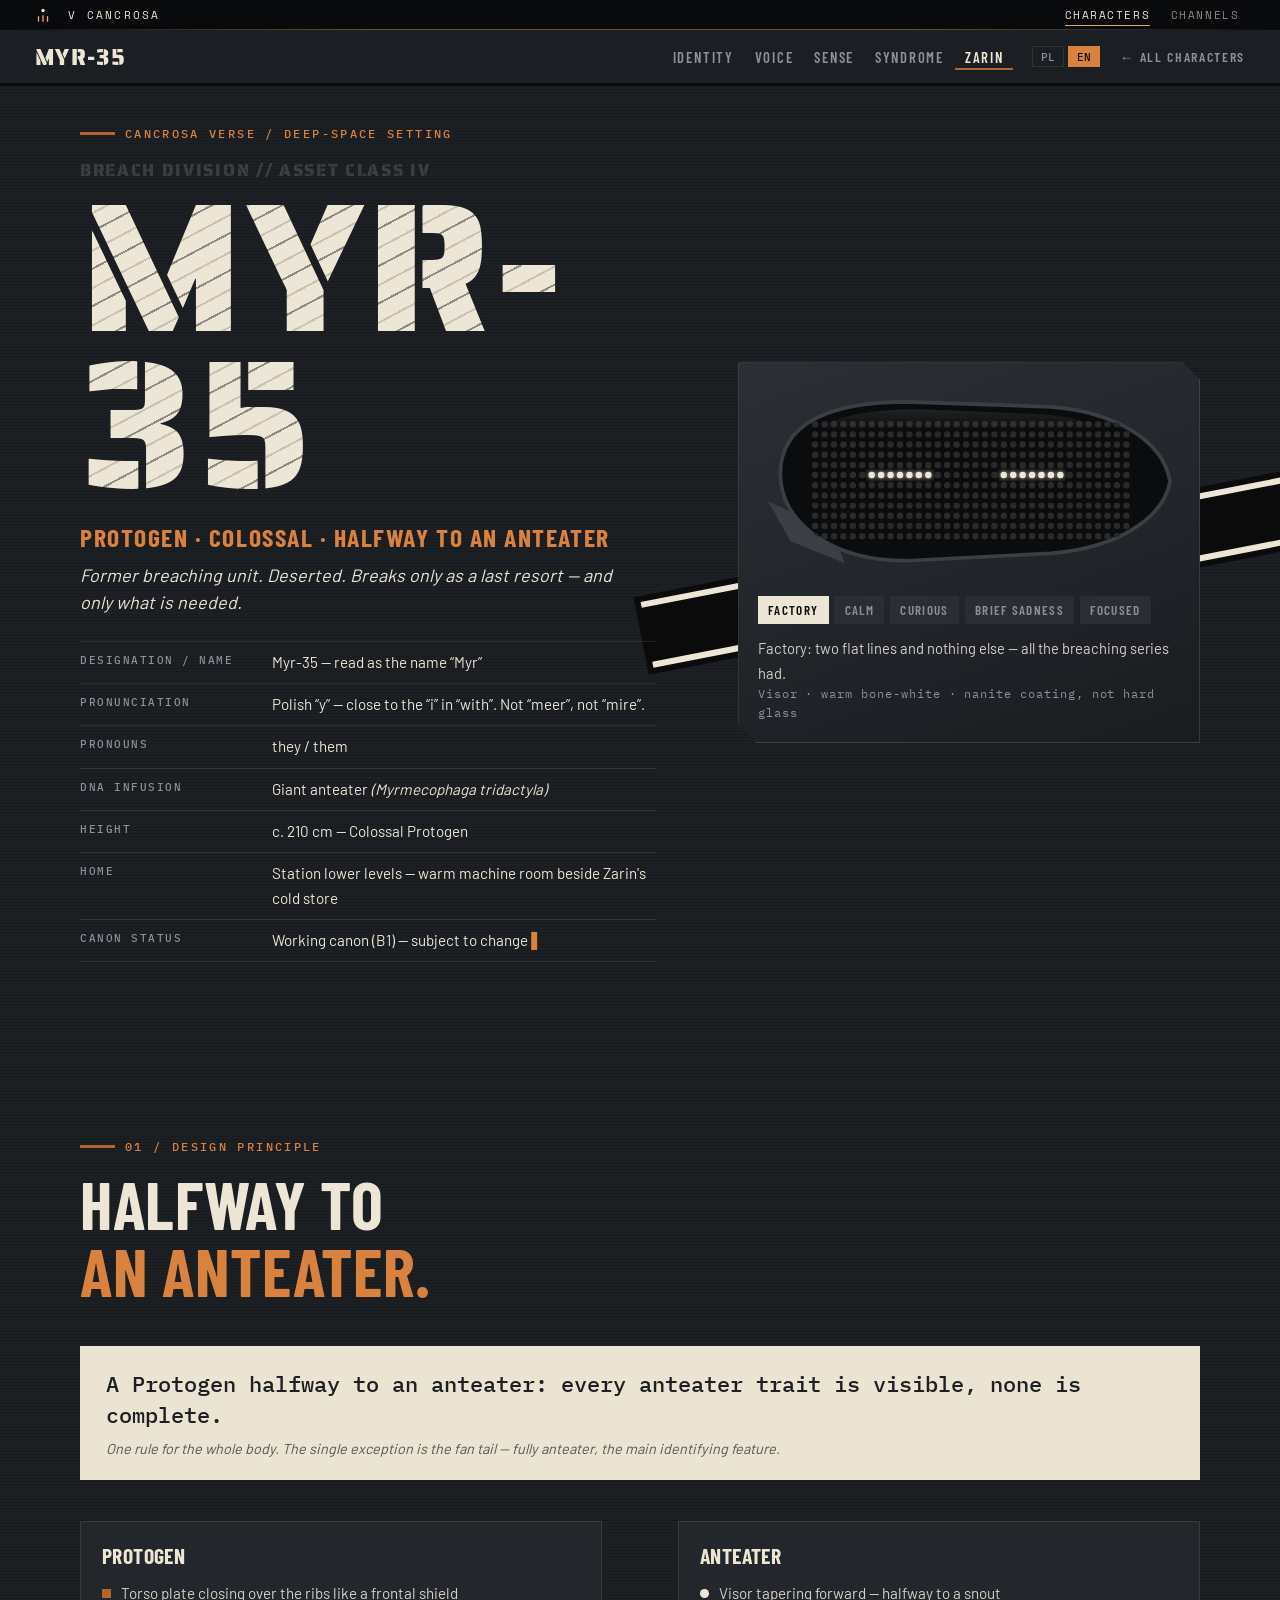
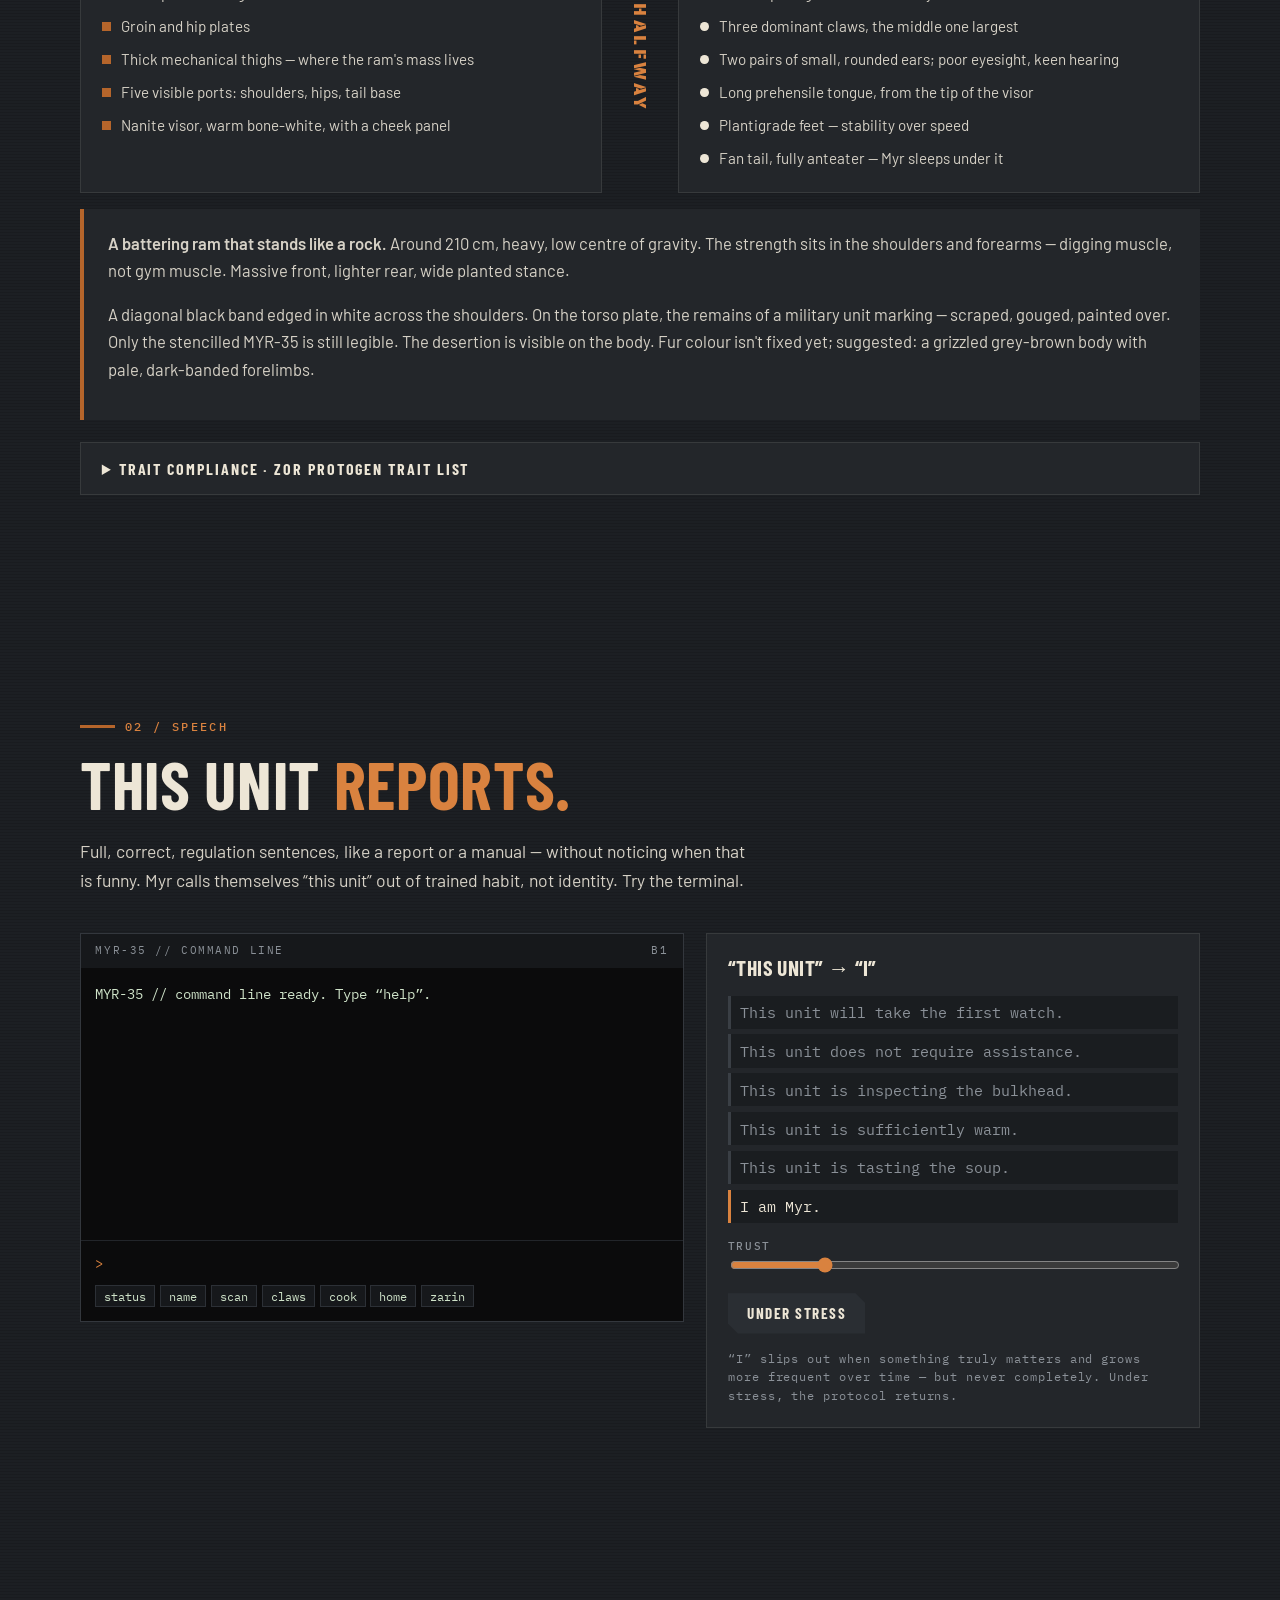
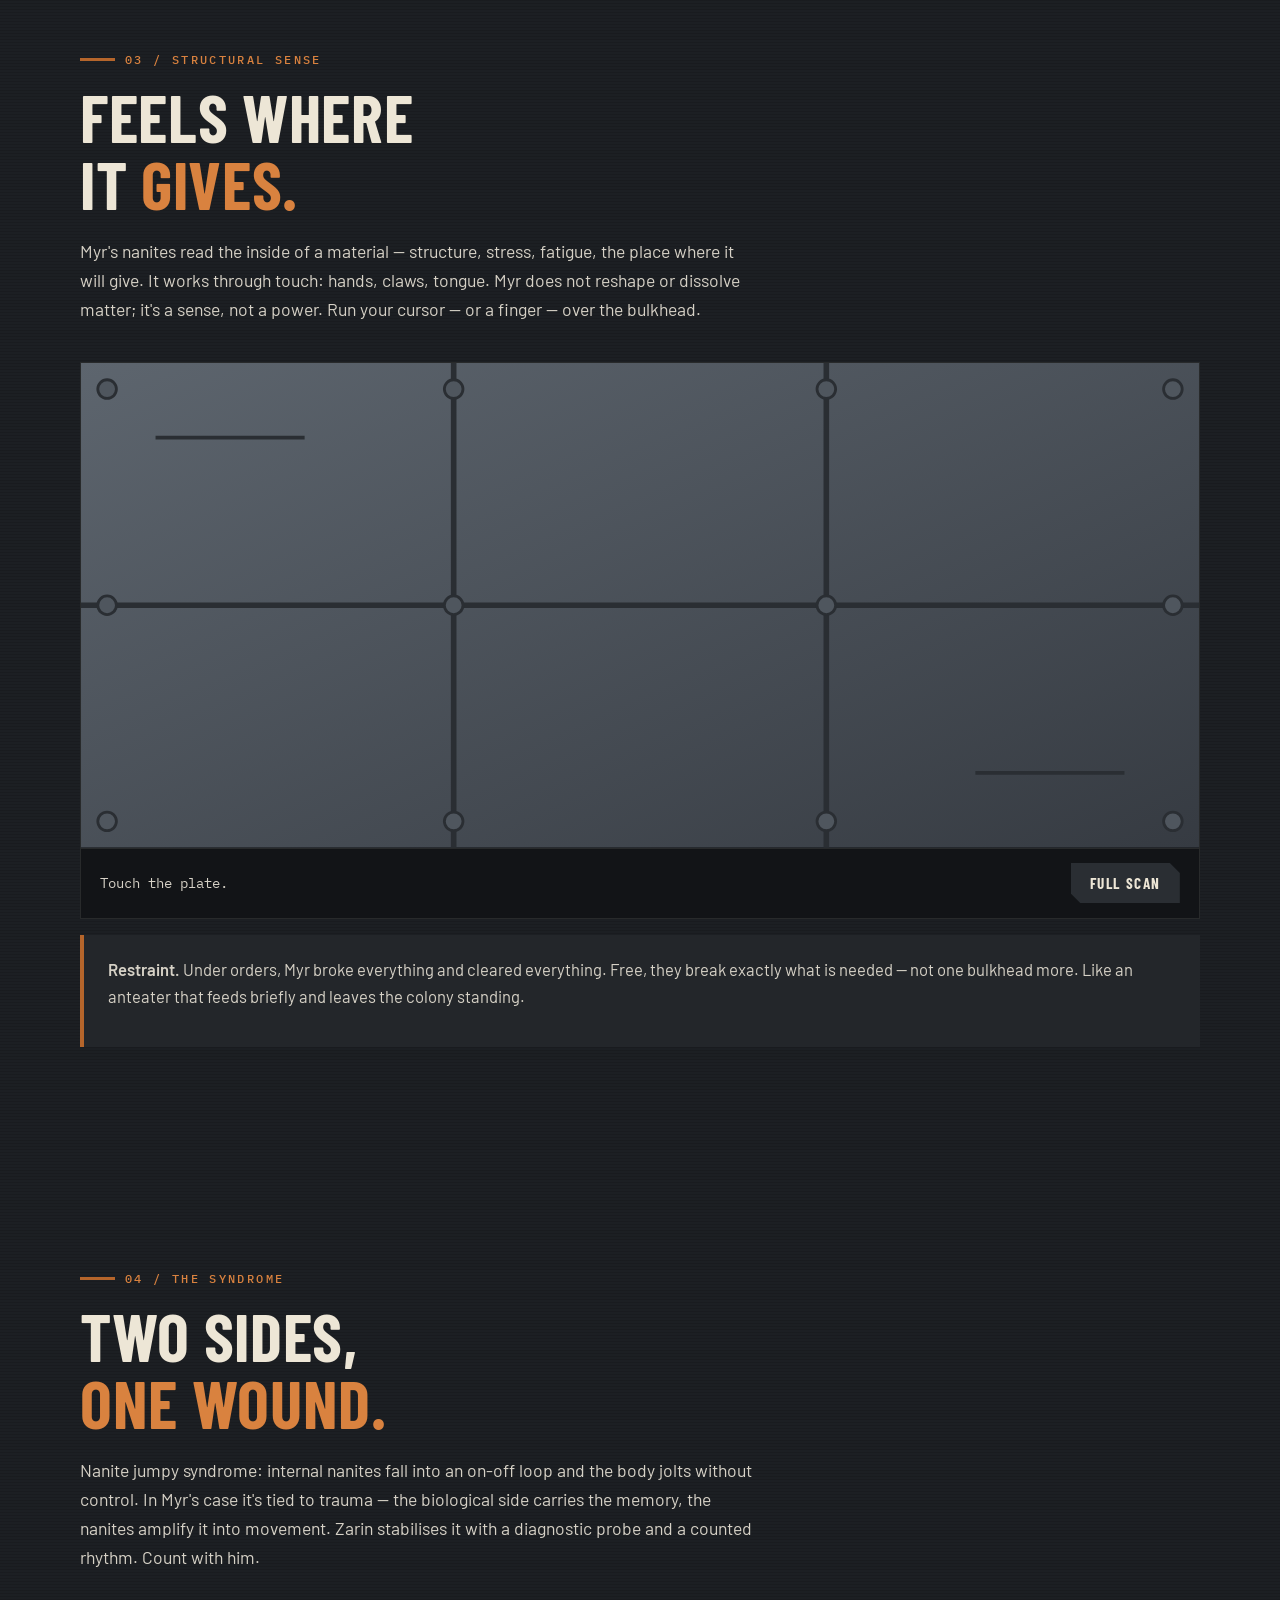
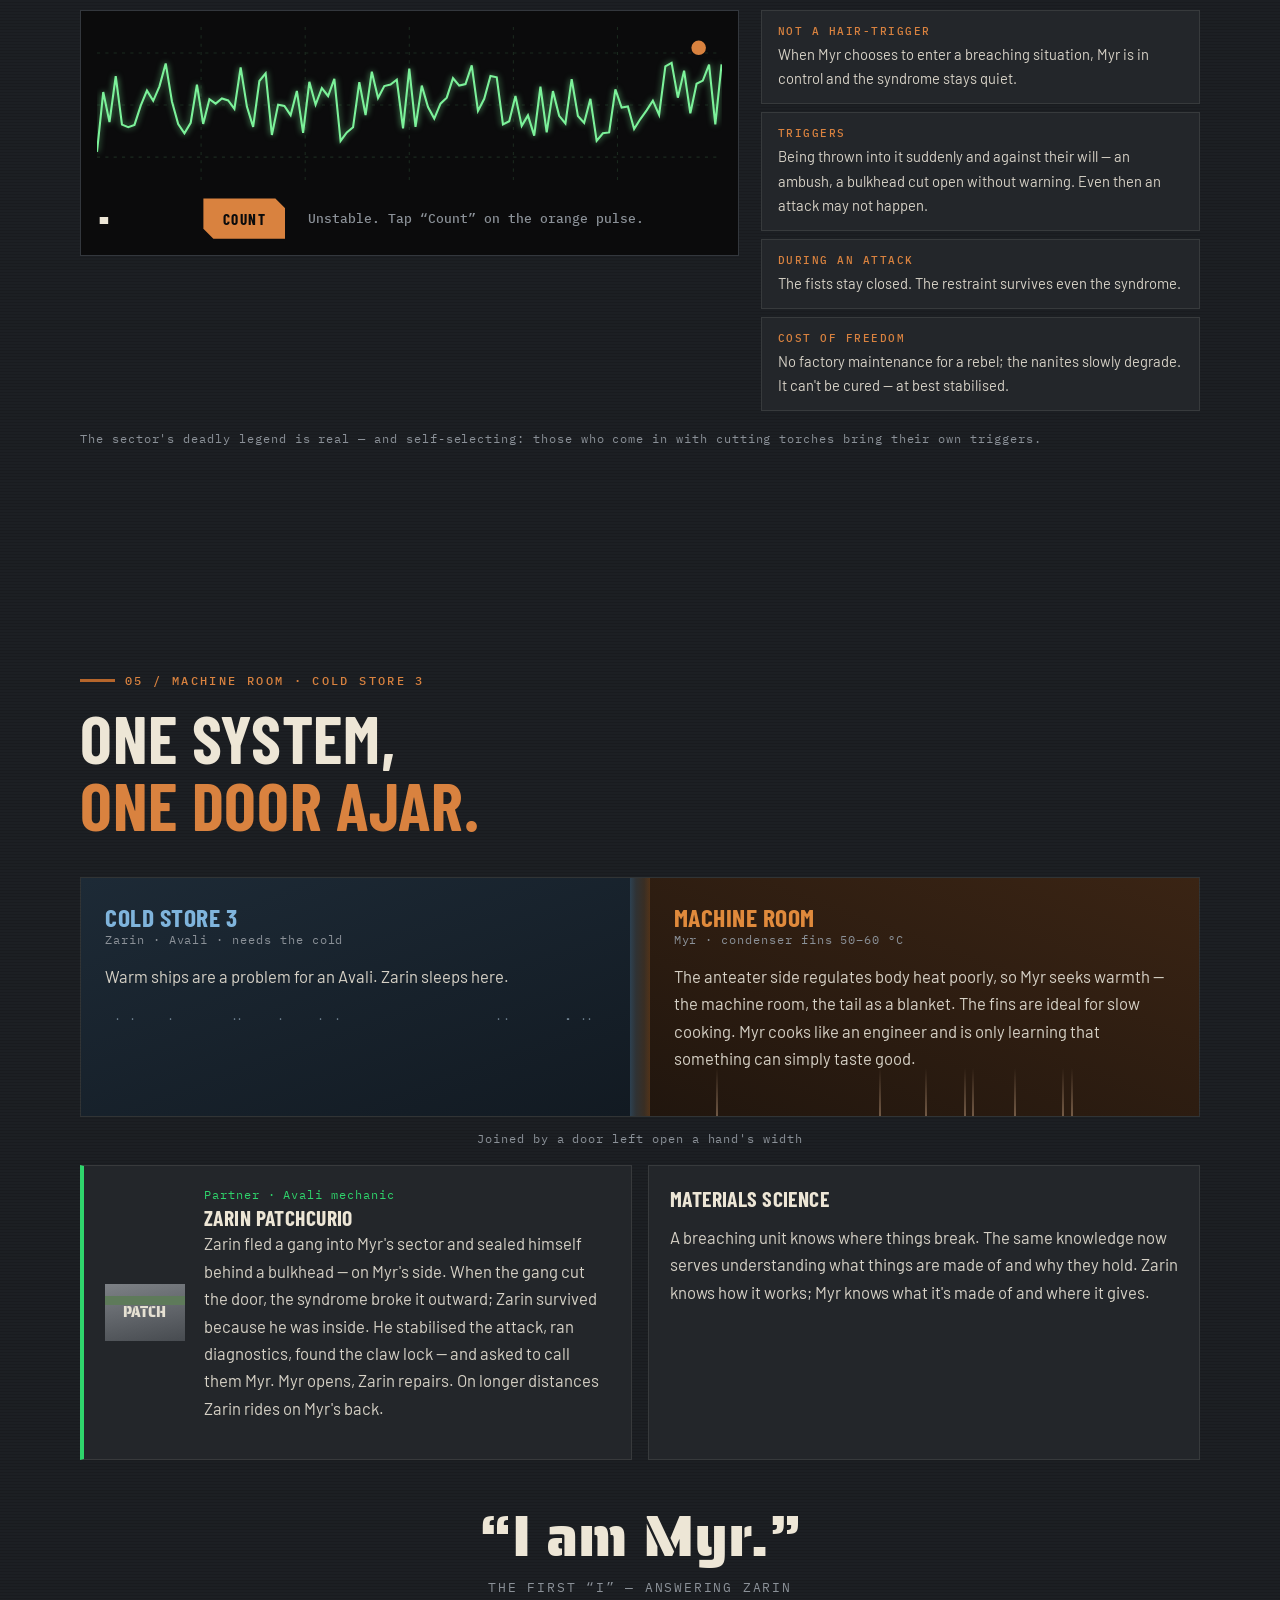
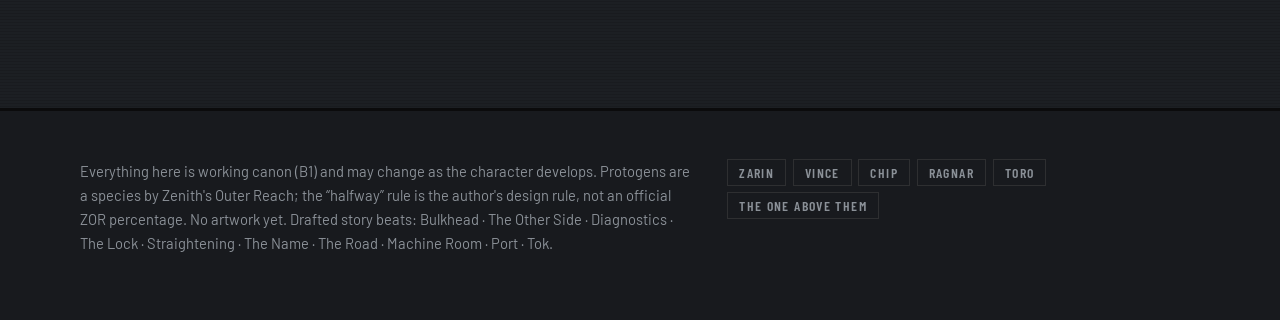
<file: myr.html>
<!doctype html>
<html lang="en" data-lang="en">
<head>
<meta charset="utf-8">
<meta name="viewport" content="width=device-width, initial-scale=1">
<title>Myr-35</title>
<meta name="description" content="Myr-35 — colossal Protogen, halfway to an anteater. Former breaching unit. Deserted. Breaks only as a last resort — and only what is needed.">
<meta name="theme-color" content="#1c1f23">
<meta name="color-scheme" content="dark">
<meta property="og:type" content="website">
<meta property="og:title" content="Myr-35">
<meta property="og:description" content="This unit has inspected the hatch. The lock is intact. It does not need to be broken.">
<meta property="og:url" content="https://TWOJA-DOMENA.pl/myr.html">
<link rel="icon" href="data:image/svg+xml,%3Csvg xmlns='http://www.w3.org/2000/svg' viewBox='0 0 32 32'%3E%3Crect width='32' height='32' fill='%231c1f23'/%3E%3Cpath d='M-4 22 L36 8 L36 14 L-4 28Z' fill='%230b0b0c' stroke='%23ede6d6' stroke-width='1.5'/%3E%3Cpath d='M7 12 H13 M19 12 H25' stroke='%23ede6d6' stroke-width='2.4'/%3E%3C/svg%3E">
<script>
  // Język przed pierwszym malowaniem: zapamiętany wybór albo język przeglądarki.
  (function () {
    var l;
    try { l = localStorage.getItem("lang"); } catch (e) {}
    if (l !== "pl" && l !== "en") l = /^pl\b/i.test(navigator.language || "") ? "pl" : "en";
    document.documentElement.dataset.lang = l;
    document.documentElement.lang = l;
  })();
</script>
<link rel="stylesheet" href="fonts/fonts.css">
<link rel="stylesheet" href="char.css">
<link rel="stylesheet" href="myr.css">
<link rel="stylesheet" href="uni/universe.css">
<script src="uni/universe.js" data-site="fursony" defer></script>
</head>
<body>
<a class="skip" href="#main"><span lang="en">Skip to content</span><span lang="pl">Przejdź do treści</span></a>

<header class="nav">
  <a class="logo" href="#top">MYR-35</a>
  <nav aria-label="Sections">
    <a href="#identity"><span lang="en">Identity</span><span lang="pl">Tożsamość</span></a>
    <a href="#voice"><span lang="en">Voice</span><span lang="pl">Mowa</span></a>
    <a href="#sense"><span lang="en">Sense</span><span lang="pl">Zmysł</span></a>
    <a href="#syndrome"><span lang="en">Syndrome</span><span lang="pl">Syndrom</span></a>
    <a href="#zarin">Zarin</a>
  </nav>
  <div class="tools">
    <button type="button" data-set-lang="pl" aria-pressed="false">PL</button>
    <button type="button" data-set-lang="en" aria-pressed="false">EN</button>
  </div>
  <a class="back" href="index.html#postacie">← <span lang="en">All characters</span><span lang="pl">Postacie</span></a>
</header>

<main id="main">

  <!-- ================= REKORD ================= -->
  <section class="hero" id="top">
    <div class="band" aria-hidden="true"></div>
    <div class="wrap">
      <div>
        <p class="kicker"><span lang="en">Cancrosa Verse / deep-space setting</span><span lang="pl">Cancrosa Verse / głęboki kosmos</span></p>
        <p class="ghost-line" aria-hidden="true">Breach Division // Asset Class IV</p>
        <h1 class="stencil-title">MYR-35</h1>
        <p class="sub"><span lang="en">Protogen · Colossal · Halfway to an anteater</span><span lang="pl">Protogen · kolosalna · w połowie mrówkojad</span></p>
        <p class="tag"><span lang="en">Former breaching unit. Deserted. Breaks only as a last resort — and only what is needed.</span><span lang="pl">Była jednostka abordażowa. Zdezerterowała. Łamie tylko w ostateczności — i tylko to, co trzeba.</span></p>
        <dl class="readout">
          <div><dt lang="en">Designation / name</dt><dt lang="pl">Oznaczenie / imię</dt><dd><span lang="en">Myr-35 — read as the name “Myr”</span><span lang="pl">Myr-35 — czytane jako imię „Myr”</span></dd></div>
          <div><dt lang="en">Pronunciation</dt><dt lang="pl">Wymowa</dt><dd><span lang="en">Polish “y” — close to the “i” in “with”. Not “meer”, not “mire”.</span><span lang="pl">Polskie „y”. Nie „mir”, nie „majer”.</span></dd></div>
          <div><dt lang="en">Pronouns</dt><dt lang="pl">Zaimki</dt><dd><span lang="en">they / them</span><span lang="pl">they/them · po polsku „jednostka”</span></dd></div>
          <div><dt lang="en">DNA infusion</dt><dt lang="pl">Wszczepione DNA</dt><dd><span lang="en">Giant anteater</span><span lang="pl">Mrówkojad olbrzymi</span> <i>(Myrmecophaga tridactyla)</i></dd></div>
          <div><dt lang="en">Height</dt><dt lang="pl">Wzrost</dt><dd><span lang="en">c. 210 cm — Colossal Protogen</span><span lang="pl">ok. 210 cm — kolosalny Protogen</span></dd></div>
          <div><dt lang="en">Home</dt><dt lang="pl">Dom</dt><dd><span lang="en">Station lower levels — warm machine room beside Zarin's cold store</span><span lang="pl">Dolne poziomy stacji — ciepła maszynownia obok chłodni Zarina</span></dd></div>
          <div><dt lang="en">Canon status</dt><dt lang="pl">Status kanonu</dt><dd class="cursor"><span lang="en">Working canon (B1) — subject to change</span><span lang="pl">Kanon roboczy (B1) — może się zmienić</span></dd></div>
        </dl>
      </div>

      <div class="visor-box">
        <svg class="visor" id="visor" viewBox="0 0 340 160" role="img" aria-label="Myr's visor">
          <defs>
            <linearGradient id="gloss" x1="0" y1="0" x2="0" y2="1"><stop offset="0" stop-color="#fff" stop-opacity=".09"/><stop offset=".45" stop-color="#fff" stop-opacity="0"/></linearGradient>
            <clipPath id="visorClip"><path d="M18 74 C18 32 60 16 120 16 L236 20 C286 24 326 46 332 80 C326 112 286 134 236 138 L120 144 C60 144 18 114 18 74 Z"/></clipPath>
          </defs>
          <path class="cheek" d="M8 96 L26 128 L70 146 L60 120 Z"/>
          <path class="shell" d="M18 74 C18 32 60 16 120 16 L236 20 C286 24 326 46 332 80 C326 112 286 134 236 138 L120 144 C60 144 18 114 18 74 Z"/>
          <g id="leds" clip-path="url(#visorClip)"></g>
          <path class="gloss" d="M30 60 C40 30 80 22 130 22 L230 26 C270 30 300 42 316 60 Z" clip-path="url(#visorClip)"/>
        </svg>
        <div class="visor-ctl" role="group" aria-label="Expression">
          <button type="button" data-face="factory" aria-pressed="true"><span lang="en">Factory</span><span lang="pl">Fabryczna</span></button>
          <button type="button" data-face="calm" aria-pressed="false"><span lang="en">Calm</span><span lang="pl">Spokój</span></button>
          <button type="button" data-face="curious" aria-pressed="false"><span lang="en">Curious</span><span lang="pl">Ciekawość</span></button>
          <button type="button" data-face="sad" aria-pressed="false"><span lang="en">Brief sadness</span><span lang="pl">Krótki smutek</span></button>
          <button type="button" data-face="focused" aria-pressed="false"><span lang="en">Focused</span><span lang="pl">Skupienie</span></button>
        </div>
        <p class="visor-note" id="visorNote" aria-live="polite"></p>
        <p class="mono"><span lang="en">Visor · warm bone-white · nanite coating, not hard glass</span><span lang="pl">Wizjer · ciepła kość · powłoka z nanitów, nie szkło</span></p>
      </div>
    </div>
  </section>

  <!-- ================= TOŻSAMOŚĆ ================= -->
  <section id="identity">
    <div class="wrap">
      <p class="kicker" data-reveal>01 / <span lang="en">Design principle</span><span lang="pl">Zasada projektu</span></p>
      <h2 data-reveal><span lang="en">Halfway to<br><em>an anteater.</em></span><span lang="pl">W połowie drogi<br><em>do mrówkojada.</em></span></h2>
      <div class="principle" data-reveal="2">
        <span lang="en">A Protogen halfway to an anteater: every anteater trait is visible, none is complete.</span>
        <span lang="pl">Protogen w połowie drogi do mrówkojada: każda cecha mrówkojada jest widoczna, żadna nie jest pełna.</span>
        <small lang="en">One rule for the whole body. The single exception is the fan tail — fully anteater, the main identifying feature.</small>
        <small lang="pl">Jedna zasada dla całego ciała. Jedyny wyjątek to wachlarzowaty ogon — w całości mrówkojadzi, główny znak rozpoznawczy.</small>
      </div>

      <div class="halfway">
        <div class="side" data-reveal>
          <h3>Protogen</h3>
          <ul lang="en"><li>Torso plate closing over the ribs like a frontal shield</li><li>Groin and hip plates</li><li>Thick mechanical thighs — where the ram's mass lives</li><li>Five visible ports: shoulders, hips, tail base</li><li>Nanite visor, warm bone-white, with a cheek panel</li></ul>
          <ul lang="pl"><li>Płyta piersiowa zamykająca się na żebrach jak przednia tarcza</li><li>Płyty krocza i bioder</li><li>Grube mechaniczne uda — tam mieszka masa taranu</li><li>Pięć widocznych portów: barki, biodra, nasada ogona</li><li>Wizjer z nanitów w kolorze ciepłej kości, z panelem policzkowym</li></ul>
        </div>
        <div class="mid" aria-hidden="true"><span lang="en">HALFWAY</span><span lang="pl">W POŁOWIE</span></div>
        <div class="side anteater" data-reveal="2">
          <h3><span lang="en">Anteater</span><span lang="pl">Mrówkojad</span></h3>
          <ul lang="en"><li>Visor tapering forward — halfway to a snout</li><li>Three dominant claws, the middle one largest</li><li>Two pairs of small, rounded ears; poor eyesight, keen hearing</li><li>Long prehensile tongue, from the tip of the visor</li><li>Plantigrade feet — stability over speed</li><li>Fan tail, fully anteater — Myr sleeps under it</li></ul>
          <ul lang="pl"><li>Wizjer zwężający się do przodu — w połowie drogi do pyska</li><li>Trzy dominujące pazury, środkowy największy</li><li>Dwie pary małych, okrągłych uszu; słaby wzrok, czuły słuch</li><li>Długi, chwytny język, wysuwany z czubka wizjera</li><li>Stopy plantigradalne — stabilność ponad szybkość</li><li>Wachlarzowaty ogon, w całości mrówkojadzi — Myr śpi pod nim</li></ul>
        </div>
      </div>

      <div class="ram" data-reveal>
        <p lang="en"><b>A battering ram that stands like a rock.</b> Around 210 cm, heavy, low centre of gravity. The strength sits in the shoulders and forearms — digging muscle, not gym muscle. Massive front, lighter rear, wide planted stance.</p>
        <p lang="pl"><b>Taran, który stoi jak skała.</b> Około 210 cm, ciężka, z nisko osadzonym środkiem ciężkości. Siła siedzi w barkach i przedramionach — mięśnie do kopania, nie z siłowni. Masywny przód, lżejszy tył, szeroka, pewna postawa.</p>
        <p lang="en">A diagonal black band edged in white across the shoulders. On the torso plate, the remains of a military unit marking — scraped, gouged, painted over. Only the stencilled MYR-35 is still legible. The desertion is visible on the body. Fur colour isn't fixed yet; suggested: a grizzled grey-brown body with pale, dark-banded forelimbs.</p>
        <p lang="pl">Ukośny czarny pas z białą obwódką przez barki. Na płycie piersiowej resztki oznaczenia jednostki wojskowej — zeskrobane, porysowane, zamalowane. Czytelny został tylko szablonowy napis MYR-35. Dezercję widać na ciele. Kolor futra nie jest jeszcze ustalony; propozycja: szarobrązowe, szpakowate ciało i jasne przednie kończyny w ciemne pasy.</p>
      </div>

      <details class="zor">
        <summary><span lang="en">Trait compliance · ZOR Protogen trait list</span><span lang="pl">Zgodność cech · lista cech Protogenów ZOR</span></summary>
        <table>
          <thead><tr><th lang="en">Trait</th><th lang="pl">Cecha</th><th lang="en">Tier</th><th lang="pl">Poziom</th><th>Myr</th></tr></thead>
          <tbody id="zorBody"></tbody>
        </table>
        <p class="mono" style="padding:.9rem 1.3rem;margin:0"><span lang="en">No Restricted or Non-Canon traits: the design stays canon-compliant and bipedal.</span><span lang="pl">Żadnych cech zastrzeżonych ani niekanonicznych: projekt zostaje zgodny z kanonem i dwunożny.</span></p>
      </details>
    </div>
  </section>

  <!-- ================= MOWA ================= -->
  <section id="voice">
    <div class="wrap">
      <p class="kicker" data-reveal>02 / <span lang="en">Speech</span><span lang="pl">Mowa</span></p>
      <h2 data-reveal><span lang="en">This unit <em>reports.</em></span><span lang="pl">Ta jednostka <em>melduje.</em></span></h2>
      <p class="intro" data-reveal="2" lang="en">Full, correct, regulation sentences, like a report or a manual — without noticing when that is funny. Myr calls themselves “this unit” out of trained habit, not identity. Try the terminal.</p>
      <p class="intro" data-reveal="2" lang="pl">Pełne, poprawne, regulaminowe zdania, jak raport albo instrukcja — bez zauważania, kiedy to śmieszne. Myr mówi o sobie „ta jednostka” z wytrenowanego nawyku, nie z tożsamości. Wypróbuj terminal.</p>

      <div class="speech-grid">
        <div class="term" data-reveal>
          <div class="term-bar"><span>MYR-35 // COMMAND LINE</span><span>B1</span></div>
          <div class="term-out" id="termOut" aria-live="polite"></div>
          <form class="term-in" id="termForm" autocomplete="off">
            <span aria-hidden="true">&gt;</span>
            <input id="termIn" type="text" spellcheck="false" data-en-label="Command" data-pl-label="Komenda" aria-label="Command">
          </form>
          <div class="term-chips">
            <button type="button" data-cmd="status">status</button>
            <button type="button" data-cmd="name">name</button>
            <button type="button" data-cmd="scan">scan</button>
            <button type="button" data-cmd="claws">claws</button>
            <button type="button" data-cmd="cook">cook</button>
            <button type="button" data-cmd="home">home</button>
            <button type="button" data-cmd="zarin">zarin</button>
          </div>
        </div>

        <div class="voice" data-reveal="2">
          <h3><span lang="en">“This unit” → “I”</span><span lang="pl">„Ta jednostka” → „ja”</span></h3>
          <ol id="lines"></ol>
          <label for="trust"><span lang="en">Trust</span><span lang="pl">Zaufanie</span></label>
          <input type="range" id="trust" min="0" max="5" value="1">
          <div class="row">
            <button type="button" class="btn ghost" id="stressBtn" aria-pressed="false"><span lang="en">Under stress</span><span lang="pl">Pod presją</span></button>
          </div>
          <p class="mono" style="margin-top:1rem"><span lang="en">“I” slips out when something truly matters and grows more frequent over time — but never completely. Under stress, the protocol returns.</span><span lang="pl">„Ja” wymyka się, gdy coś naprawdę się liczy, i z czasem pojawia się częściej — ale nigdy całkiem. Pod presją protokół wraca.</span></p>
        </div>
      </div>
    </div>
  </section>

  <!-- ================= ZMYSŁ STRUKTURY ================= -->
  <section id="sense">
    <div class="wrap">
      <p class="kicker" data-reveal>03 / <span lang="en">Structural sense</span><span lang="pl">Zmysł struktury</span></p>
      <h2 data-reveal><span lang="en">Feels where<br>it <em>gives.</em></span><span lang="pl">Czuje, gdzie<br><em>puści.</em></span></h2>
      <p class="intro" data-reveal="2" lang="en">Myr's nanites read the inside of a material — structure, stress, fatigue, the place where it will give. It works through touch: hands, claws, tongue. Myr does not reshape or dissolve matter; it's a sense, not a power. Run your cursor — or a finger — over the bulkhead.</p>
      <p class="intro" data-reveal="2" lang="pl">Nanity Myr czytają wnętrze materiału — strukturę, naprężenia, zmęczenie, miejsce, w którym ustąpi. Działa to przez dotyk: dłonie, pazury, język. Myr nie przekształca ani nie rozpuszcza materii; to zmysł, nie moc. Przesuń kursor — albo palec — po grodzi.</p>

      <div class="scan-wrap" data-reveal="3">
        <svg class="plate" id="plate" viewBox="0 0 600 260" role="img" aria-label="Bulkhead plate">
          <defs>
            <linearGradient id="steelGrad" x1="0" y1="0" x2="1" y2="1"><stop offset="0" stop-color="#5d656e"/><stop offset="1" stop-color="#363b42"/></linearGradient>
            <radialGradient id="heatGrad"><stop offset="0" stop-color="#ff7a28" stop-opacity=".6"/><stop offset=".6" stop-color="#ff7a28" stop-opacity=".15"/><stop offset="1" stop-color="#ff7a28" stop-opacity="0"/></radialGradient>
            <radialGradient id="scanGrad"><stop offset="0" stop-color="#fff"/><stop offset=".65" stop-color="#fff" stop-opacity=".85"/><stop offset="1" stop-color="#fff" stop-opacity="0"/></radialGradient>
            <mask id="scanMask"><rect width="600" height="260" fill="#000"/><circle id="scanDot" cx="-300" cy="-300" r="80" fill="url(#scanGrad)"/></mask>
          </defs>
          <rect class="base" width="600" height="260"/>
          <path class="seam" d="M200 0 V260 M400 0 V260 M0 130 H600"/>
          <g id="rivets"></g>
          <path d="M40 40 L120 40 M480 220 L560 220" stroke="#2a2e33" stroke-width="2"/>
          <g mask="url(#scanMask)">
            <circle class="heat" cx="430" cy="96" r="130"/>
            <circle class="heat" cx="130" cy="190" r="70" opacity=".5"/>
            <path class="crack" d="M430 96 l-18 -14 l-10 -22 l-16 -6 M430 96 l22 -10 l14 -24 l12 -6 M430 96 l6 24 l-10 20 l4 22 M430 96 l-26 18 l-30 4 l-12 14"/>
            <path class="crack" d="M118 180 l18 8 l12 -6 l14 10 M150 206 l10 -8" style="opacity:.6"/>
            <circle class="weak" cx="430" cy="96" r="13"/>
            <path class="weak" d="M430 74 V86 M430 106 V118 M408 96 H420 M440 96 H452"/>
          </g>
        </svg>
        <div class="scan-bar">
          <p id="scanText" aria-live="polite"></p>
          <button type="button" class="btn ghost" id="fullScan" aria-pressed="false"><span lang="en">Full scan</span><span lang="pl">Pełny skan</span></button>
        </div>
      </div>
      <div class="ram" data-reveal>
        <p lang="en"><b>Restraint.</b> Under orders, Myr broke everything and cleared everything. Free, they break exactly what is needed — not one bulkhead more. Like an anteater that feeds briefly and leaves the colony standing.</p>
        <p lang="pl"><b>Powściągliwość.</b> Na rozkaz łamała wszystko i czyściła wszystko. Wolna łamie dokładnie tyle, ile trzeba — ani jednej grodzi więcej. Jak mrówkojad, który żeruje krótko i zostawia kolonię w całości.</p>
      </div>
    </div>
  </section>

  <!-- ================= SYNDROM ================= -->
  <section id="syndrome">
    <div class="wrap">
      <p class="kicker" data-reveal>04 / <span lang="en">The syndrome</span><span lang="pl">Syndrom</span></p>
      <h2 data-reveal><span lang="en">Two sides,<br><em>one wound.</em></span><span lang="pl">Dwie strony,<br><em>jedna rana.</em></span></h2>
      <p class="intro" data-reveal="2" lang="en">Nanite jumpy syndrome: internal nanites fall into an on-off loop and the body jolts without control. In Myr's case it's tied to trauma — the biological side carries the memory, the nanites amplify it into movement. Zarin stabilises it with a diagnostic probe and a counted rhythm. Count with him.</p>
      <p class="intro" data-reveal="2" lang="pl">Nanite jumpy syndrome: wewnętrzne nanity wpadają w pętlę włącz–wyłącz, a ciało szarpie się bez kontroli. U Myr jest to związane z traumą — strona biologiczna niesie pamięć, nanity wzmacniają ją w ruch. Zarin stabilizuje to sondą diagnostyczną i odliczanym rytmem. Odliczaj razem z nim.</p>

      <div class="syn">
        <div class="monitor" id="monitor" data-reveal>
          <svg viewBox="0 0 600 150" aria-hidden="true">
            <path class="grid" d="M0 25 H600 M0 75 H600 M0 125 H600 M100 0 V150 M200 0 V150 M300 0 V150 M400 0 V150 M500 0 V150" stroke-dasharray="3 5"/>
            <path class="wave" id="wave" d="M0 75 H600"/>
            <circle class="beat" id="beat" cx="578" cy="20" r="7"/>
          </svg>
          <div class="mon-row">
            <span class="count" id="count" aria-hidden="true">·</span>
            <button type="button" class="btn" id="countBtn"></button>
            <span class="mon-status" id="monStatus" aria-live="polite"></span>
          </div>
        </div>
        <dl class="facts" data-reveal="2">
          <div><dt lang="en">Not a hair-trigger</dt><dt lang="pl">To nie spust</dt><dd lang="en">When Myr chooses to enter a breaching situation, Myr is in control and the syndrome stays quiet.</dd><dd lang="pl">Kiedy Myr sama wybiera wejście w sytuację abordażową, panuje nad sobą i syndrom milczy.</dd></div>
          <div><dt lang="en">Triggers</dt><dt lang="pl">Wyzwalacze</dt><dd lang="en">Being thrown into it suddenly and against their will — an ambush, a bulkhead cut open without warning. Even then an attack may not happen.</dd><dd lang="pl">Nagłe wrzucenie w taką sytuację wbrew woli — zasadzka, gródź przecięta bez ostrzeżenia. Nawet wtedy atak nie musi nastąpić.</dd></div>
          <div><dt lang="en">During an attack</dt><dt lang="pl">W trakcie ataku</dt><dd lang="en">The fists stay closed. The restraint survives even the syndrome.</dd><dd lang="pl">Pięści zostają zaciśnięte. Powściągliwość przetrwa nawet syndrom.</dd></div>
          <div><dt lang="en">Cost of freedom</dt><dt lang="pl">Koszt wolności</dt><dd lang="en">No factory maintenance for a rebel; the nanites slowly degrade. It can't be cured — at best stabilised.</dd><dd lang="pl">Buntowniczka nie ma dostępu do fabrycznej konserwacji; nanity powoli się degradują. Nie da się tego wyleczyć — najwyżej ustabilizować.</dd></div>
        </dl>
      </div>
      <p class="mono" style="margin-top:1.2rem"><span lang="en">The sector's deadly legend is real — and self-selecting: those who come in with cutting torches bring their own triggers.</span><span lang="pl">Śmiertelna legenda sektora jest prawdziwa — i sama dobiera ofiary: kto przychodzi z palnikiem, przynosi własne wyzwalacze.</span></p>
    </div>
  </section>

  <!-- ================= ZARIN ================= -->
  <section id="zarin">
    <div class="wrap">
      <p class="kicker" data-reveal>05 / <span lang="en">Machine room · Cold Store 3</span><span lang="pl">Maszynownia · Chłodnia 3</span></p>
      <h2 data-reveal><span lang="en">One system,<br><em>one door ajar.</em></span><span lang="pl">Jeden system,<br><em>uchylone drzwi.</em></span></h2>

      <div class="rooms" data-reveal="2">
        <div class="room cold" id="coldRoom">
          <h3><span lang="en">Cold Store 3</span><span lang="pl">Chłodnia 3</span></h3>
          <p class="mono"><span lang="en">Zarin · Avali · needs the cold</span><span lang="pl">Zarin · Avali · potrzebuje zimna</span></p>
          <p lang="en">Warm ships are a problem for an Avali. Zarin sleeps here.</p>
          <p lang="pl">Ciepłe statki to problem dla Avali. Zarin śpi tutaj.</p>
        </div>
        <div class="door" aria-hidden="true"></div>
        <div class="room warm" id="warmRoom">
          <h3><span lang="en">Machine room</span><span lang="pl">Maszynownia</span></h3>
          <p class="mono"><span lang="en">Myr · condenser fins 50–60 °C</span><span lang="pl">Myr · żebra skraplacza 50–60 °C</span></p>
          <p lang="en">The anteater side regulates body heat poorly, so Myr seeks warmth — the machine room, the tail as a blanket. The fins are ideal for slow cooking. Myr cooks like an engineer and is only learning that something can simply taste good.</p>
          <p lang="pl">Mrówkojadzia strona słabo reguluje ciepło ciała, więc Myr szuka ciepła — maszynownia, ogon jako koc. Żebra są idealne do wolnego gotowania. Myr gotuje jak inżynier i dopiero się uczy, że coś może po prostu smakować.</p>
        </div>
      </div>
      <p class="mono" style="text-align:center;margin-top:.8rem"><span lang="en">Joined by a door left open a hand's width</span><span lang="pl">Połączone drzwiami uchylonymi na szerokość dłoni</span></p>

      <div class="pair">
        <article class="zarin-card" data-reveal>
          <div class="plate-mini" aria-hidden="true"><span>PATCH</span></div>
          <div>
            <p class="mono" style="margin:0;color:#2fd46b"><span lang="en">Partner · Avali mechanic</span><span lang="pl">Partner · mechanik Avali</span></p>
            <h3><a href="zarin.html">Zarin Patchcurio</a></h3>
            <p lang="en">Zarin fled a gang into Myr's sector and sealed himself behind a bulkhead — on Myr's side. When the gang cut the door, the syndrome broke it outward; Zarin survived because he was inside. He stabilised the attack, ran diagnostics, found the claw lock — and asked to call them Myr. Myr opens, Zarin repairs. On longer distances Zarin rides on Myr's back.</p>
            <p lang="pl">Zarin, uciekając przed gangiem, wpadł do sektora Myr i zamknął się za grodzią — po jej stronie. Gdy gang przeciął drzwi, syndrom wyrzucił je na zewnątrz; Zarin przeżył, bo był w środku. Ustabilizował atak, zrobił diagnostykę, znalazł blokadę pazurów — i zapytał, czy może mówić do niej Myr. Myr otwiera, Zarin naprawia. Na dłuższych trasach Zarin jedzie na plecach Myr.</p>
          </div>
        </article>
        <article class="side" data-reveal="2">
          <h3><span lang="en">Materials science</span><span lang="pl">Materiałoznawstwo</span></h3>
          <p lang="en">A breaching unit knows where things break. The same knowledge now serves understanding what things are made of and why they hold. Zarin knows how it works; Myr knows what it's made of and where it gives.</p>
          <p lang="pl">Jednostka abordażowa wie, gdzie rzeczy pękają. Ta sama wiedza służy dziś zrozumieniu, z czego rzeczy są zrobione i dlaczego trzymają. Zarin wie, jak coś działa; Myr wie, z czego to jest i gdzie ustąpi.</p>
        </article>
      </div>

      <p class="quote-i" data-reveal><span lang="en">“I am Myr.”</span><span lang="pl">„Ja jestem Myr.”</span><small><span lang="en">The first “I” — answering Zarin</span><span lang="pl">Pierwsze „ja” — w odpowiedzi Zarinowi</span></small></p>
    </div>
  </section>
</main>

<footer>
  <div class="wrap foot">
    <div>
      <p lang="en">Everything here is working canon (B1) and may change as the character develops. Protogens are a species by Zenith's Outer Reach; the “halfway” rule is the author's design rule, not an official ZOR percentage. No artwork yet. Drafted story beats: Bulkhead · The Other Side · Diagnostics · The Lock · Straightening · The Name · The Road · Machine Room · Port · Tok.</p>
      <p lang="pl">Wszystko tutaj to kanon roboczy (B1) i może się zmienić razem z postacią. Protogeny to gatunek Zenith's Outer Reach; zasada „w połowie” to reguła autora, nie oficjalny procent ZOR. Grafiki jeszcze nie ma. Zarysowane sceny: Gródź · Druga strona · Diagnostyka · Blokada · Prostowanie · Imię · Droga · Maszynownia · Port · Tok.</p>
    </div>
    <div class="others">
      <a href="zarin.html">Zarin</a><a href="vince.html">Vince</a><a href="chip.html">Chip</a><a href="ragnar.html">Ragnar</a><a href="toro.html">Toro</a><a href="index.html">The One Above Them</a>
    </div>
  </div>
</footer>

<script src="char.js"></script>
<script>
  const { t } = CHAR;
  const SVGNS = "http://www.w3.org/2000/svg";
  const reduced = matchMedia("(prefers-reduced-motion: reduce)").matches;

  // ---------- Wizjer: siatka LED i wyuczone miny ----------
  const COLS = 34, ROWS = 12, X0 = 46, Y0 = 34, DX = 7.6, DY = 8.2;
  const leds = document.getElementById("leds");
  const ledMap = new Map();
  for (let r = 0; r < ROWS; r++) for (let c = 0; c < COLS; c++) {
    const d = document.createElementNS(SVGNS, "circle");
    d.setAttribute("class", "led");
    d.setAttribute("cx", (X0 + c * DX).toFixed(1));
    d.setAttribute("cy", (Y0 + r * DY).toFixed(1));
    d.setAttribute("r", 2.6);
    leds.append(d);
    ledMap.set(c + "," + r, d);
  }
  const line = (c1, c2, r) => Array.from({ length: c2 - c1 + 1 }, (_, i) => [c1 + i, r]);
  const FACES = {
    factory: [...line(6, 12, 5), ...line(20, 26, 5)],
    calm: [[6, 5], ...line(7, 11, 4), [12, 5], [20, 5], ...line(21, 25, 4), [26, 5], ...line(14, 18, 9), [19, 8]],
    curious: [...line(8, 10, 2), [7, 3], [11, 3], [7, 4], [11, 4], [7, 5], [11, 5], [7, 6], [11, 6], ...line(8, 10, 7), ...line(21, 25, 5), [26, 4]],
    sad: [[6, 6], [7, 6], [8, 5], [9, 5], [10, 5], [11, 4], [12, 4], [20, 4], [21, 4], [22, 5], [23, 5], [24, 5], [25, 6], [26, 6], ...line(15, 17, 10)],
    focused: [...line(8, 11, 5), ...line(21, 24, 5), ...[8, 10, 12, 14, 16, 18, 20, 22, 24, 26].map(c => [c, 10])],
  };
  const FACE_NOTE = {
    factory: { en: "Factory: two flat lines and nothing else — all the breaching series had.", pl: "Fabryczna: dwie płaskie linie i nic więcej — tyle miała seria abordażowa." },
    calm: { en: "Calm — learned after the rebellion. Small, slightly crooked, earned one at a time.", pl: "Spokój — wyuczony po buncie. Mały, lekko krzywy, wypracowany po jednym." },
    curious: { en: "Curious — one eye opens wider than the other. Earned, not installed.", pl: "Ciekawość — jedno oko otwiera się szerzej niż drugie. Wypracowana, nie zainstalowana." },
    sad: { en: "A brief sadness — at going back to who they were, when breaching can't be avoided. No more than that.", pl: "Krótki smutek — na powrót do tego, kim była, kiedy abordażu nie da się uniknąć. Nic więcej." },
    focused: { en: "Focused — and the command line runs along the visor, readable by others; Myr sees it in their own field of view.", pl: "Skupienie — a wzdłuż wizjera biegnie linia komend, czytelna dla innych; Myr widzi ją we własnym polu widzenia." },
  };
  let face = "factory";
  function renderFace() {
    const on = new Set(FACES[face].map(([c, r]) => c + "," + r));
    ledMap.forEach((d, k) => d.classList.toggle("on", on.has(k)));
    document.getElementById("visorNote").textContent = t(FACE_NOTE[face]);
  }
  document.querySelectorAll(".visor-ctl button").forEach(b => b.addEventListener("click", () => {
    face = b.dataset.face;
    document.querySelectorAll(".visor-ctl button").forEach(x => x.setAttribute("aria-pressed", String(x === b)));
    renderFace();
  }));

  // ---------- Lista zgodności ZOR ----------
  const TIER = { req: { en: "Required", pl: "Wymagana" }, com: { en: "Common", pl: "Powszechna" }, unc: { en: "Uncommon", pl: "Nietypowa" }, rare: { en: "Rare", pl: "Rzadka" } };
  const ZOR = [
    ["req", { en: "Visor face display", pl: "Wyświetlacz twarzy na wizjerze" }, { en: "Nanite visor, elongated halfway", pl: "Wizjer z nanitów, wydłużony do połowy" }],
    ["req", { en: "Torso, groin, hip plate, mechanical thighs", pl: "Płyty: tors, krocze, biodra; mechaniczne uda" }, { en: "Yes — thick thighs", pl: "Tak — grube uda" }],
    ["req", { en: "Five connection ports", pl: "Pięć portów połączeniowych" }, { en: "All five visible", pl: "Wszystkie pięć widoczne" }],
    ["com", { en: "Visor shape (outside normal allowed)", pl: "Kształt wizjera (poza normą)" }, { en: "Tapering, halfway to a snout", pl: "Zwężający się, w połowie do pyska" }],
    ["com", { en: "Cheek panel", pl: "Panel policzkowy" }, { en: "Yes", pl: "Tak" }],
    ["com", { en: "Mammalian traits", pl: "Cechy ssacze" }, { en: "Anteater fur, claws, tail", pl: "Futro, pazury i ogon mrówkojada" }],
    ["com", { en: "Hands (any shape / type)", pl: "Dłonie (dowolny kształt / typ)" }, { en: "Retractable claws", pl: "Chowane pazury" }],
    ["com", { en: "Singular tail, any shape", pl: "Pojedynczy ogon, dowolny kształt" }, { en: "Fan tail", pl: "Wachlarzowaty ogon" }],
    ["unc", { en: "Double set of ears (biological)", pl: "Podwójna para uszu (biologiczna)" }, { en: "Yes", pl: "Tak" }],
    ["unc", { en: "Complex mouth functionality", pl: "Złożona funkcjonalność ust" }, { en: "Prehensile tongue", pl: "Chwytny język" }],
    ["unc", { en: "Size — Colossal (200 cm+)", pl: "Rozmiar — kolosalny (200 cm+)" }, { en: "c. 210 cm", pl: "ok. 210 cm" }],
    ["rare", { en: "Complex nanite functionality", pl: "Złożona funkcjonalność nanitów" }, { en: "Narrow: structural sense only", pl: "Wąsko: tylko zmysł struktury" }],
  ];
  function renderZor() {
    document.getElementById("zorBody").innerHTML = ZOR.map(([tier, trait, myr]) =>
      `<tr><td>${t(trait)}</td><td><span class="tier ${tier}">${t(TIER[tier])}</span></td><td>${t(myr)}</td></tr>`).join("");
  }

  // ---------- Terminal ----------
  const CMDS = {
    help: { en: ["Available: status, name, scan, claws, cook, home, zarin."], pl: ["Dostępne: status, name, scan, claws, cook, home, zarin."] },
    status: { en: ["UNIT MYR-35 · BREACH DIVISION · ASSET CLASS IV", "STATUS: deserted. Factory maintenance: unavailable.", "NANITES: slowly degrading. Holding.", "This unit is operational."], pl: ["JEDNOSTKA MYR-35 · BREACH DIVISION · KLASA IV", "STATUS: dezercja. Konserwacja fabryczna: niedostępna.", "NANITY: powoli się degradują. Trzymają.", "Ta jednostka jest sprawna."] },
    name: { en: ["Designation: MYR-35. Read as a name: Myr.", "Pronunciation: Polish “y”. Not “meer”. Not “mire”.", "The name was requested by Zarin. This unit agreed."], pl: ["Oznaczenie: MYR-35. Czytane jako imię: Myr.", "Wymowa: polskie „y”. Nie „mir”. Nie „majer”.", "O imię poprosił Zarin. Ta jednostka się zgodziła."] },
    scan: { en: ["This unit has inspected the hatch.", "The lock is intact.", "It does not need to be broken."], pl: ["Ta jednostka sprawdziła właz.", "Zamek jest cały.", "Nie trzeba go łamać."] },
    claws: { en: ["Claws: retractable. Factory lock: removed (Zarin).", "In service the claws were locked extended. This unit did not know they could retract.", "The closed fists came from that."], pl: ["Pazury: chowane. Blokada fabryczna: usunięta (Zarin).", "W służbie pazury były zablokowane w pozycji wysuniętej. Ta jednostka nie wiedziała, że mogą się chować.", "Stąd zaciśnięte pięści."] },
    cook: { en: ["Condenser fins: steady 50–60 °C. Optimal for slow cooking.", "Heat transfer, structure, what temperature does to tissue: understood.", "That something can simply taste good: under investigation."], pl: ["Żebra skraplacza: stałe 50–60 °C. Optymalne do wolnego gotowania.", "Przewodzenie ciepła, struktura, wpływ temperatury na tkankę: zrozumiane.", "To, że coś może po prostu smakować: w trakcie badań."] },
    home: { en: ["Location: station lower levels. Sector reputation: deadly.", "Warm machine room. One door from Cold Store 3.", "Door: open a hand's width. By design."], pl: ["Lokalizacja: dolne poziomy stacji. Reputacja sektora: śmiertelna.", "Ciepła maszynownia. Jedne drzwi od Chłodni 3.", "Drzwi: uchylone na szerokość dłoni. Celowo."] },
    zarin: { en: ["Zarin Patchcurio. Avali. Mechanic.", "Myr opens. Zarin repairs.", "On longer distances, Zarin rides on this unit's back. The size difference makes it practical."], pl: ["Zarin Patchcurio. Avali. Mechanik.", "Myr otwiera. Zarin naprawia.", "Na dłuższych trasach Zarin jedzie na plecach tej jednostki. Przy tej różnicy wzrostu to praktyczne."] },
    who: { en: ["I am Myr."], pl: ["Ja jestem Myr."], i: true },
  };
  const ALIASES = { "who are you": "who", "who are you?": "who", "kim jesteś": "who", "kim jestes": "who", "kim jesteś?": "who", "?": "help", "pomoc": "help" };
  const termOut = document.getElementById("termOut");
  const termIn = document.getElementById("termIn");
  function print(text, cls) {
    const p = document.createElement("p");
    if (cls) p.className = cls;
    p.textContent = text;
    termOut.append(p);
    termOut.scrollTop = termOut.scrollHeight;
  }
  function run(raw) {
    const q = raw.trim().toLowerCase();
    if (!q) return;
    print("> " + raw.trim(), "cmd");
    const key = CMDS[q] ? q : ALIASES[q];
    if (!key) { print(t({ en: "This unit does not recognise that command. Type “help”.", pl: "Ta jednostka nie rozpoznaje tej komendy. Wpisz „help”." })); return; }
    const out = CMDS[key][CHAR.lang()];
    const show = () => out.forEach(l => print(l, CMDS[key].i ? "i" : ""));
    if (reduced) { show(); return; }
    // Jednostka chwilę przetwarza — trzy migające diody przed odpowiedzią
    const proc = document.createElement("p");
    proc.className = "proc";
    proc.setAttribute("aria-hidden", "true");
    proc.innerHTML = "<i></i>";
    termOut.append(proc);
    termOut.scrollTop = termOut.scrollHeight;
    setTimeout(() => { proc.remove(); show(); }, 480);
  }
  document.getElementById("termForm").addEventListener("submit", e => { e.preventDefault(); run(termIn.value); termIn.value = ""; });
  document.querySelectorAll(".term-chips button").forEach(b => b.addEventListener("click", () => run(b.dataset.cmd)));
  let booted = false;
  function boot() {
    termOut.textContent = "";
    print("MYR-35 // " + t({ en: "command line ready. Type “help”.", pl: "linia komend gotowa. Wpisz „help”." }));
    booted = true;
  }

  // ---------- „Ta jednostka” → „ja” ----------
  const LINES = [
    { unit: { en: "This unit will take the first watch.", pl: "Ta jednostka obejmie pierwszą wartę." }, i: { en: "I'll take the first watch.", pl: "Wezmę pierwszą wartę." } },
    { unit: { en: "This unit does not require assistance.", pl: "Ta jednostka nie wymaga pomocy." }, i: { en: "I would like help with the lid.", pl: "Chcę pomocy przy pokrywce." } },
    { unit: { en: "This unit is inspecting the bulkhead.", pl: "Ta jednostka sprawdza gródź." }, i: { en: "I'm checking the bulkhead.", pl: "Sprawdzam gródź." } },
    { unit: { en: "This unit is sufficiently warm.", pl: "Tej jednostce jest wystarczająco ciepło." }, i: { en: "I'm warm.", pl: "Jest mi ciepło." } },
    { unit: { en: "This unit is tasting the soup.", pl: "Ta jednostka próbuje zupy." }, i: { en: "I like this soup.", pl: "Smakuje mi ta zupa." } },
    { unit: { en: "This unit is designated Myr.", pl: "Ta jednostka nosi oznaczenie Myr." }, i: { en: "I am Myr.", pl: "Ja jestem Myr." } },
  ];
  // Kolejność, w jakiej „ja” wypiera protokół; zdanie o grodzi zostaje regulaminowe zawsze — nigdy całkiem.
  const ORDER = [5, 4, 3, 0, 1];
  const trust = document.getElementById("trust");
  const stressBtn = document.getElementById("stressBtn");
  function renderLines() {
    const stress = stressBtn.getAttribute("aria-pressed") === "true";
    const n = stress ? 0 : +trust.value;
    const asI = new Set(ORDER.slice(0, n));
    document.getElementById("lines").innerHTML = LINES.map((l, i) => `<li class="${asI.has(i) ? "i" : ""}">${t(asI.has(i) ? l.i : l.unit)}</li>`).join("");
  }
  trust.addEventListener("input", renderLines);
  stressBtn.addEventListener("click", () => { stressBtn.setAttribute("aria-pressed", String(stressBtn.getAttribute("aria-pressed") !== "true")); renderLines(); });

  // ---------- Zmysł struktury: skan pod palcem ----------
  const plate = document.getElementById("plate");
  const scanDot = document.getElementById("scanDot");
  const rivets = document.getElementById("rivets");
  [[14, 14], [586, 14], [14, 246], [586, 246], [200, 14], [400, 14], [200, 246], [400, 246], [14, 130], [586, 130], [200, 130], [400, 130]].forEach(([x, y]) => {
    const c = document.createElementNS(SVGNS, "circle");
    c.setAttribute("class", "rivet"); c.setAttribute("cx", x); c.setAttribute("cy", y); c.setAttribute("r", 5);
    rivets.append(c);
  });
  let scanState = "idle";
  function renderScan() {
    document.getElementById("scanText").textContent =
      scanState === "found" ? t({ en: "Weak point found. This unit will break exactly here — not one bulkhead more.", pl: "Słaby punkt znaleziony. Ta jednostka złamie dokładnie tutaj — ani jednej grodzi więcej." })
      : scanState === "reading" ? t({ en: "Reading stress… fatigue… structure…", pl: "Odczyt naprężeń… zmęczenia… struktury…" })
      : t({ en: "Touch the plate.", pl: "Dotknij płyty." });
  }
  plate.addEventListener("pointermove", e => {
    if (document.getElementById("fullScan").getAttribute("aria-pressed") === "true") return;
    const pt = new DOMPoint(e.clientX, e.clientY).matrixTransform(plate.getScreenCTM().inverse());
    scanDot.setAttribute("cx", pt.x.toFixed(1));
    scanDot.setAttribute("cy", pt.y.toFixed(1));
    const near = Math.hypot(pt.x - 430, pt.y - 96) < 55;
    const next = near ? "found" : "reading";
    if (next !== scanState) { scanState = next; renderScan(); }
  });
  plate.addEventListener("pointerleave", () => {
    if (document.getElementById("fullScan").getAttribute("aria-pressed") === "true") return;
    scanDot.setAttribute("cx", -300); scanDot.setAttribute("cy", -300);
  });
  document.getElementById("fullScan").addEventListener("click", e => {
    const on = e.currentTarget.getAttribute("aria-pressed") !== "true";
    e.currentTarget.setAttribute("aria-pressed", String(on));
    scanDot.setAttribute("r", on ? 700 : 80);
    scanDot.setAttribute("cx", on ? 300 : -300);
    scanDot.setAttribute("cy", on ? 130 : -300);
    scanState = on ? "found" : "idle";
    renderScan();
  });

  // ---------- Syndrom: stabilizacja odliczanym rytmem ----------
  const wave = document.getElementById("wave");
  const beat = document.getElementById("beat");
  const monitor = document.getElementById("monitor");
  const countEl = document.getElementById("count");
  const countBtn = document.getElementById("countBtn");
  const PERIOD = 60 / 72;
  let amp = 1, synState = "start", counted = 0, t0 = performance.now(), lastBeat = -1;
  const noise = Array.from({ length: 101 }, () => Math.random() - .5);
  function drawWave(now) {
    const s = (now - t0) / 1000;
    let d = "";
    for (let i = 0; i <= 100; i++) {
      const x = i * 6;
      if (!reduced && Math.random() < .25) noise[i] = Math.random() - .5;
      const spike = amp > .2 && noise[i] > .46 ? (noise[(i + 7) % 101] * 120 * amp) : 0;
      const y = 75 + Math.sin(x / 38 + s * 4) * 14 * (1 - amp * .3) + noise[i] * 70 * amp + spike;
      d += (i ? " L" : "M") + x + " " + Math.max(4, Math.min(146, y)).toFixed(1);
    }
    wave.setAttribute("d", d);
    const b = Math.floor(s / PERIOD);
    if (b !== lastBeat) {
      lastBeat = b;
      beat.classList.remove("pulse"); void beat.getBoundingClientRect(); beat.classList.add("pulse");
    }
    if (!reduced) requestAnimationFrame(drawWave);
  }
  function renderSyn(msg) {
    countBtn.textContent = synState === "done" ? t({ en: "Again", pl: "Jeszcze raz" }) : t({ en: "Count", pl: "Licz" });
    const M = {
      start: { en: "Unstable. Tap “Count” on the orange pulse.", pl: "Niestabilnie. Klikaj „Licz” w rytm pomarańczowego pulsu." },
      good: { en: "On the beat.", pl: "W rytm." },
      miss: { en: "Off the beat — the rhythm matters, not speed.", pl: "Poza rytmem — liczy się rytm, nie szybkość." },
      done: { en: "Stabilised. Not cured — stabilised.", pl: "Ustabilizowano. Nie wyleczono — ustabilizowano." },
    };
    document.getElementById("monStatus").textContent = t(M[msg || synState]);
    monitor.classList.toggle("calm", synState === "done");
  }
  countBtn.addEventListener("click", () => {
    if (synState === "done") {
      amp = 1; counted = 0; synState = "start"; countEl.textContent = "·";
      renderSyn(); if (reduced) drawWave(performance.now());
      return;
    }
    const s = (performance.now() - t0) / 1000;
    const phase = (s % PERIOD) / PERIOD;
    const off = Math.min(phase, 1 - phase);
    if (off < .2) {
      amp = Math.max(.06, amp * .68);
      counted++;
      countEl.textContent = (counted - 1) % 4 + 1;
      synState = amp <= .1 ? "done" : "counting";
      renderSyn(synState === "done" ? "done" : "good");
    } else {
      amp = Math.min(1, amp * 1.12 + .04);
      renderSyn("miss");
    }
    if (reduced) drawWave(performance.now());
  });
  requestAnimationFrame(drawWave);

  // ---------- Szron i para w pokojach ----------
  const cold = document.getElementById("coldRoom"), warm = document.getElementById("warmRoom");
  for (let i = 0; i < 14; i++) {
    const f = document.createElement("span");
    f.className = "flake"; f.textContent = "·";
    f.style.left = (Math.random() * 95).toFixed(1) + "%";
    f.style.animationDuration = (6 + Math.random() * 6).toFixed(1) + "s";
    f.style.animationDelay = (-Math.random() * 10).toFixed(1) + "s";
    cold.append(f);
  }
  for (let i = 0; i < 8; i++) {
    const s = document.createElement("span");
    s.className = "steam";
    s.style.left = (10 + Math.random() * 80).toFixed(1) + "%";
    s.style.animationDelay = (-Math.random() * 3).toFixed(1) + "s";
    warm.append(s);
  }

  CHAR.onLang(() => {
    renderFace(); renderZor(); renderLines(); renderScan(); renderSyn(synState === "counting" ? "good" : null);
    if (!booted || termOut.childElementCount <= 1) boot();
  });
  CHAR.init();
</script>
</body>
</html>
</file>
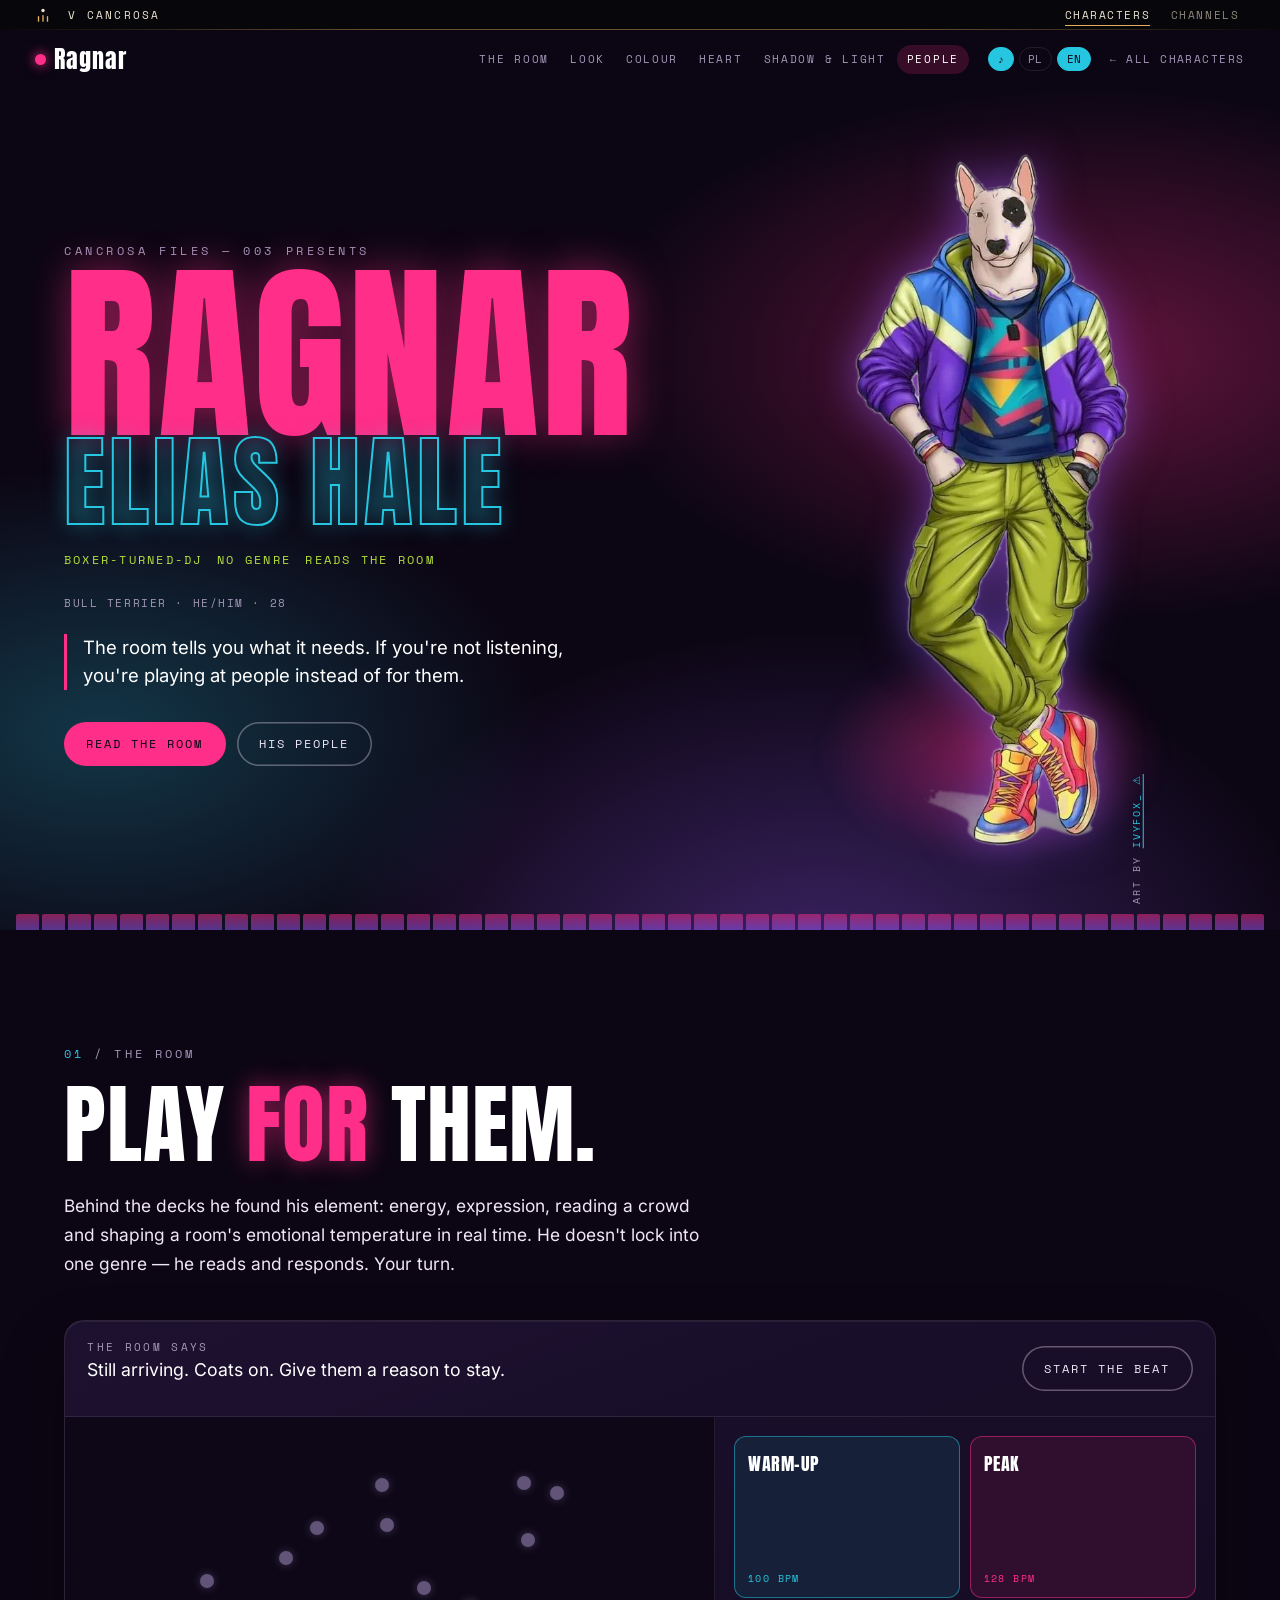
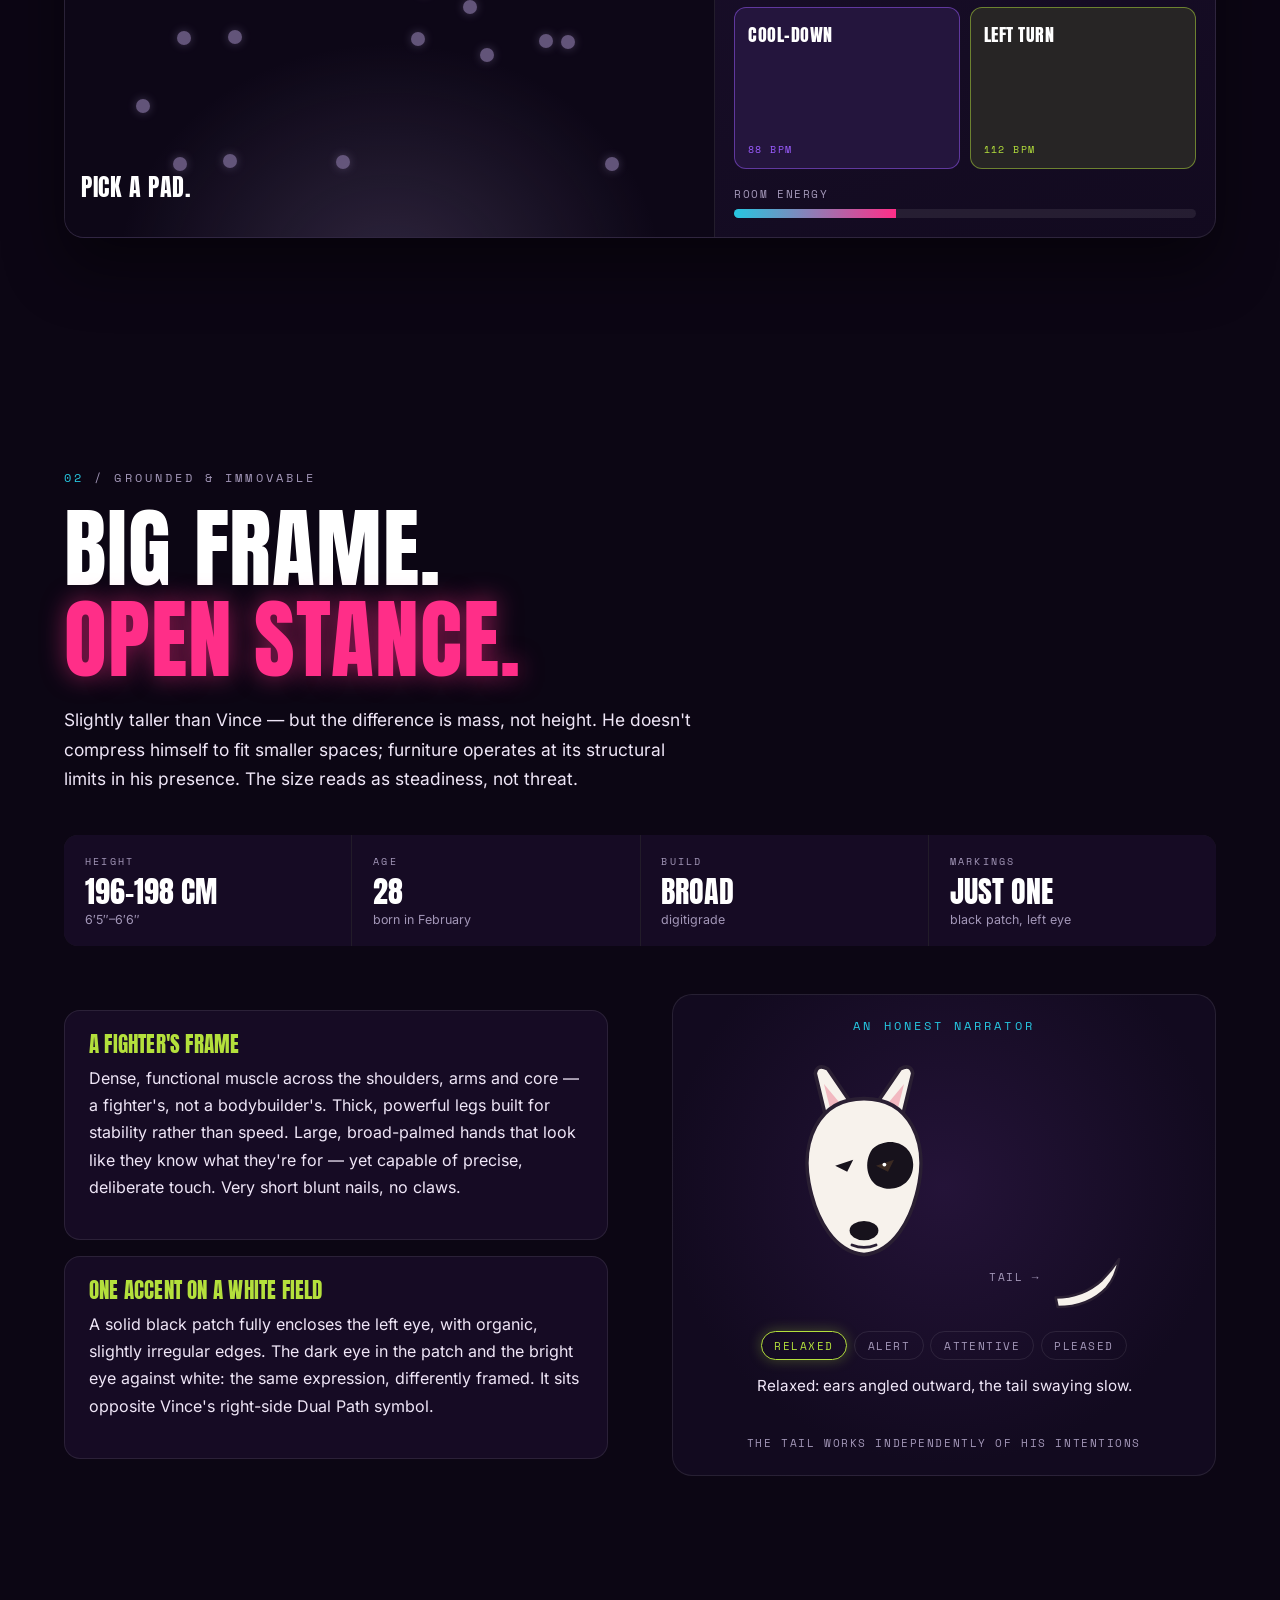
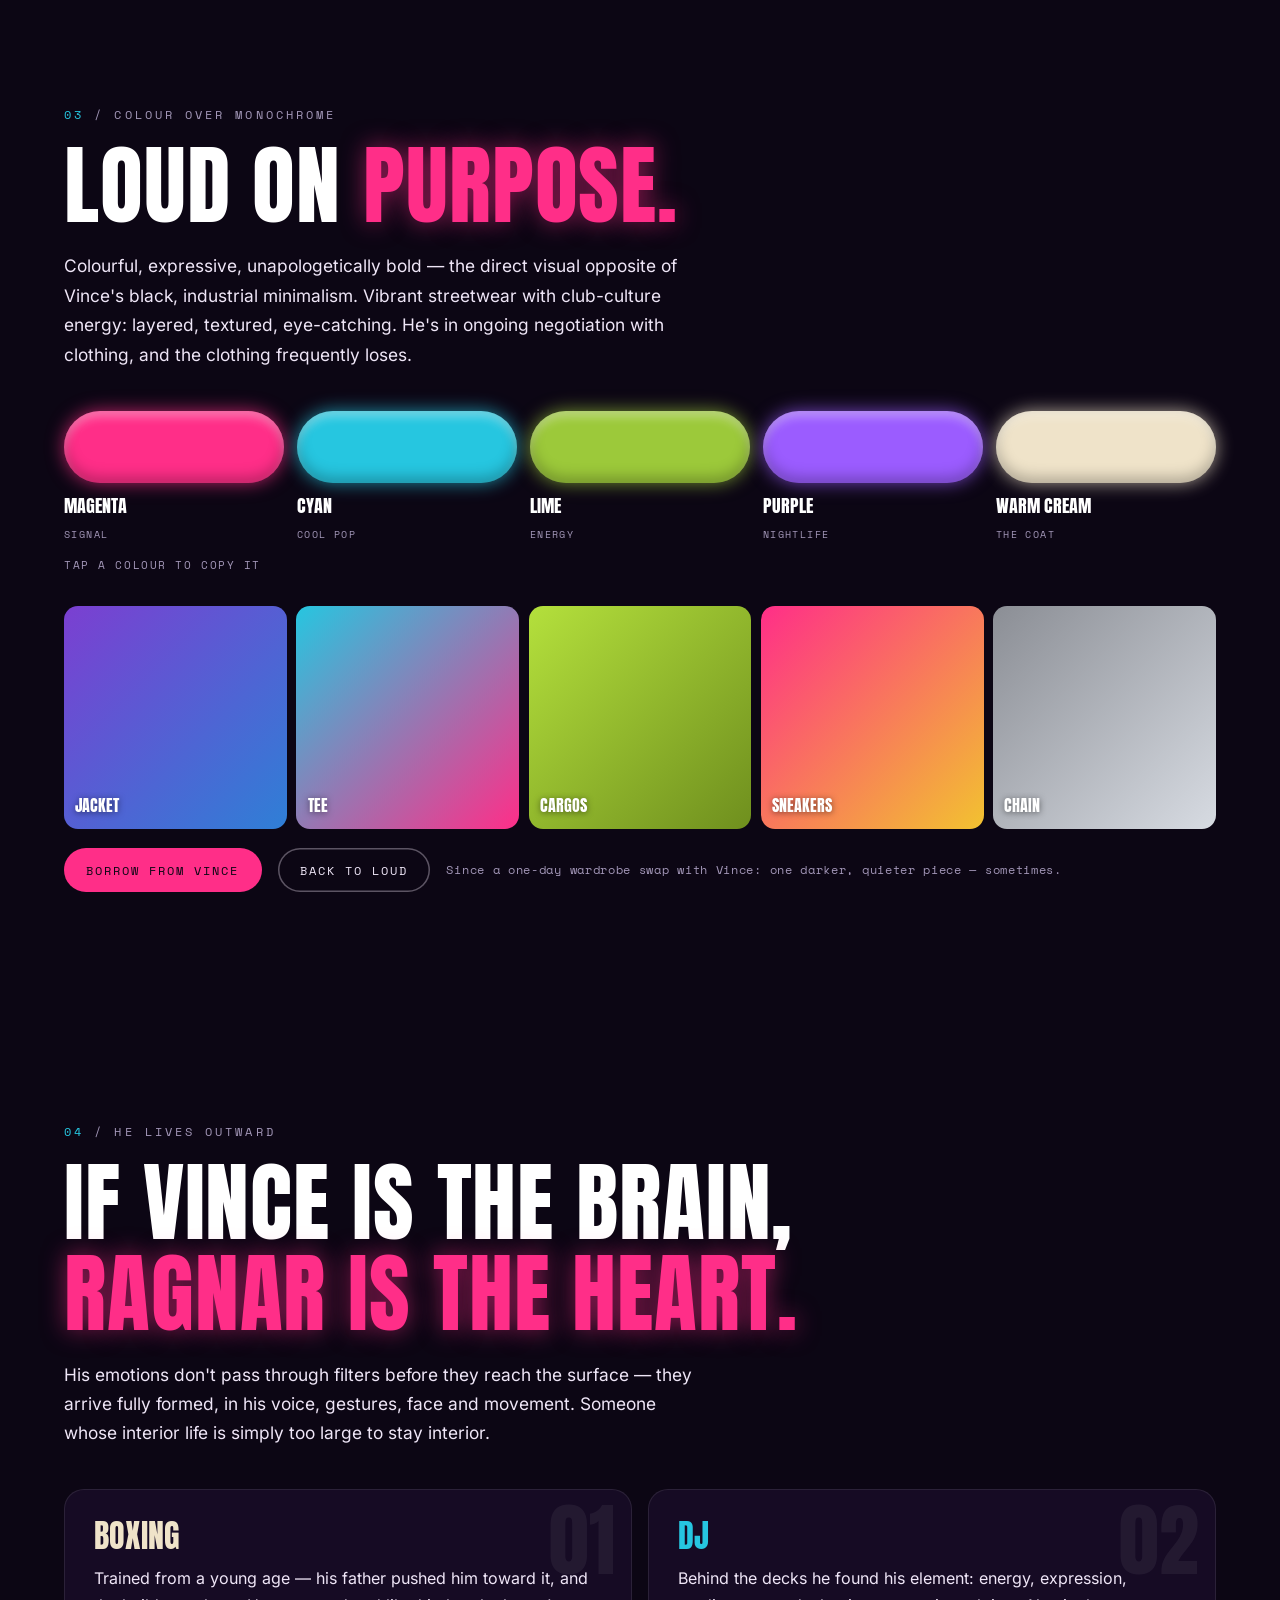
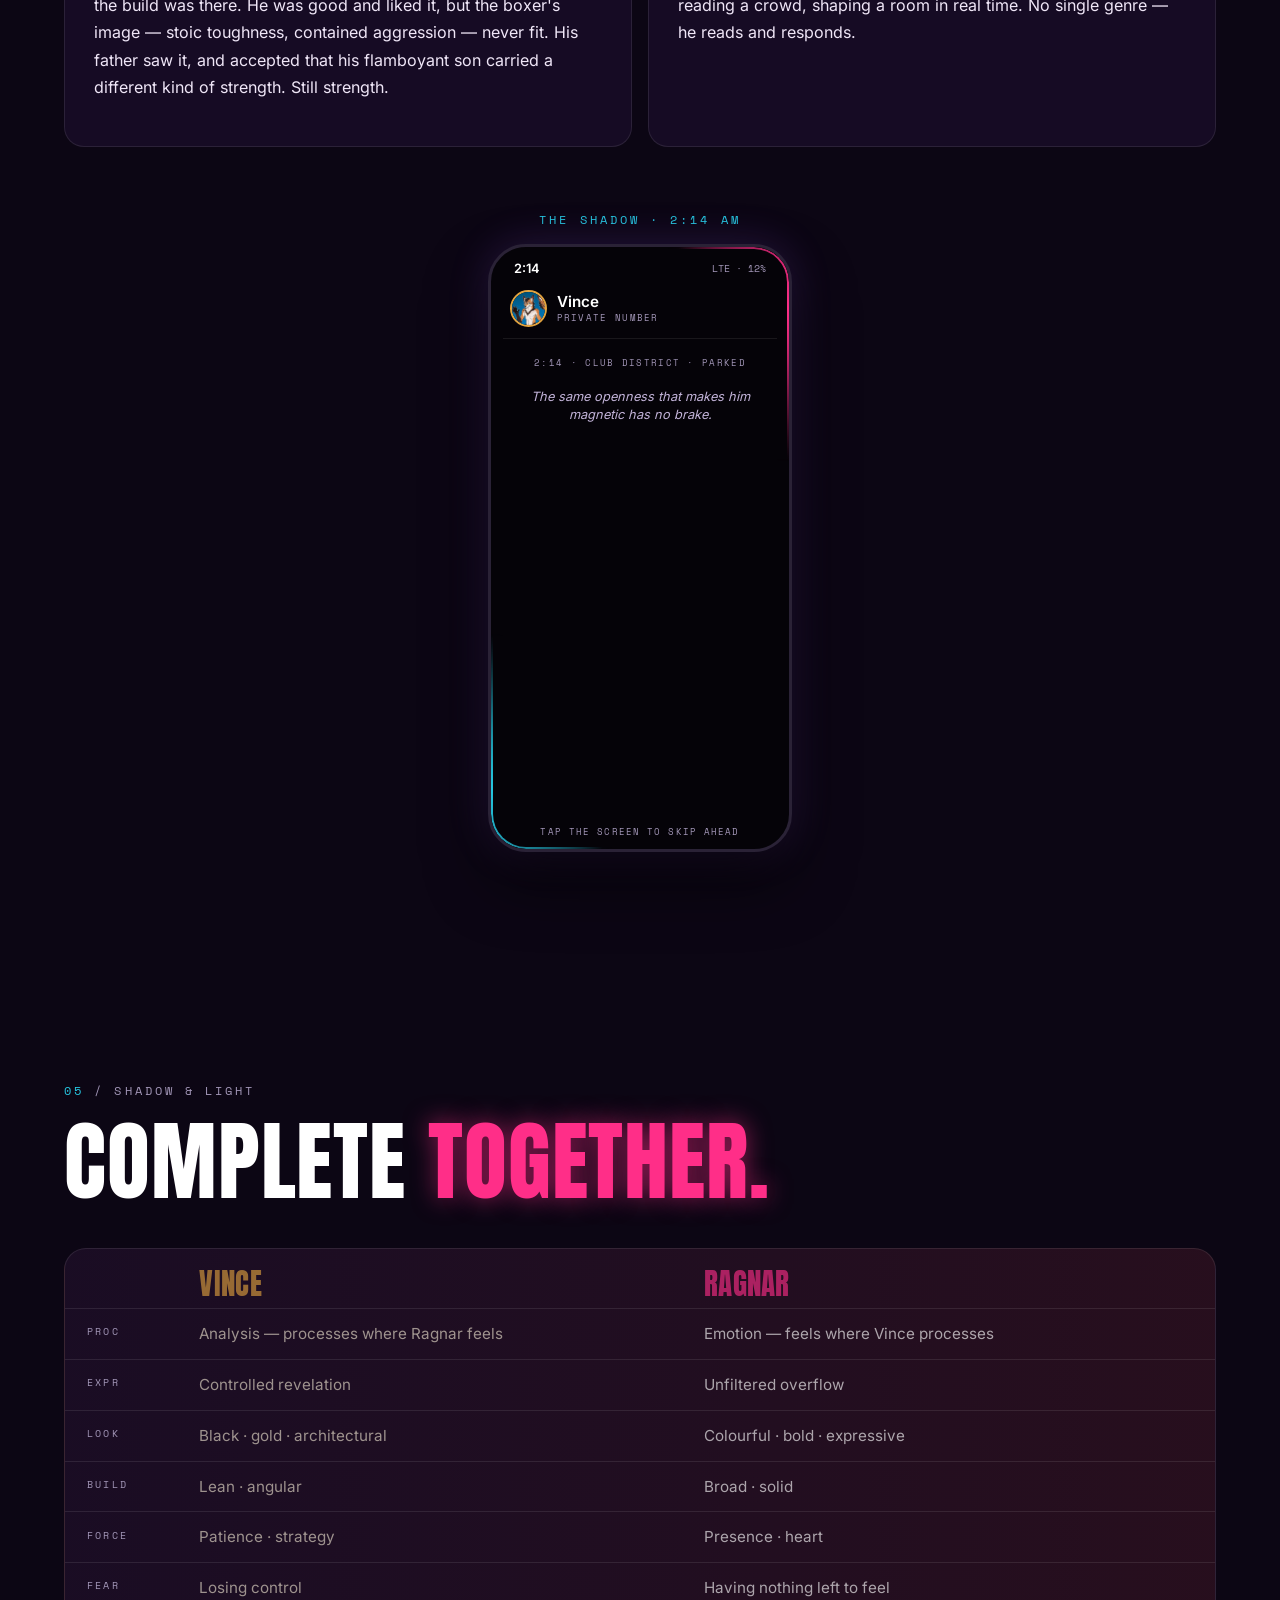
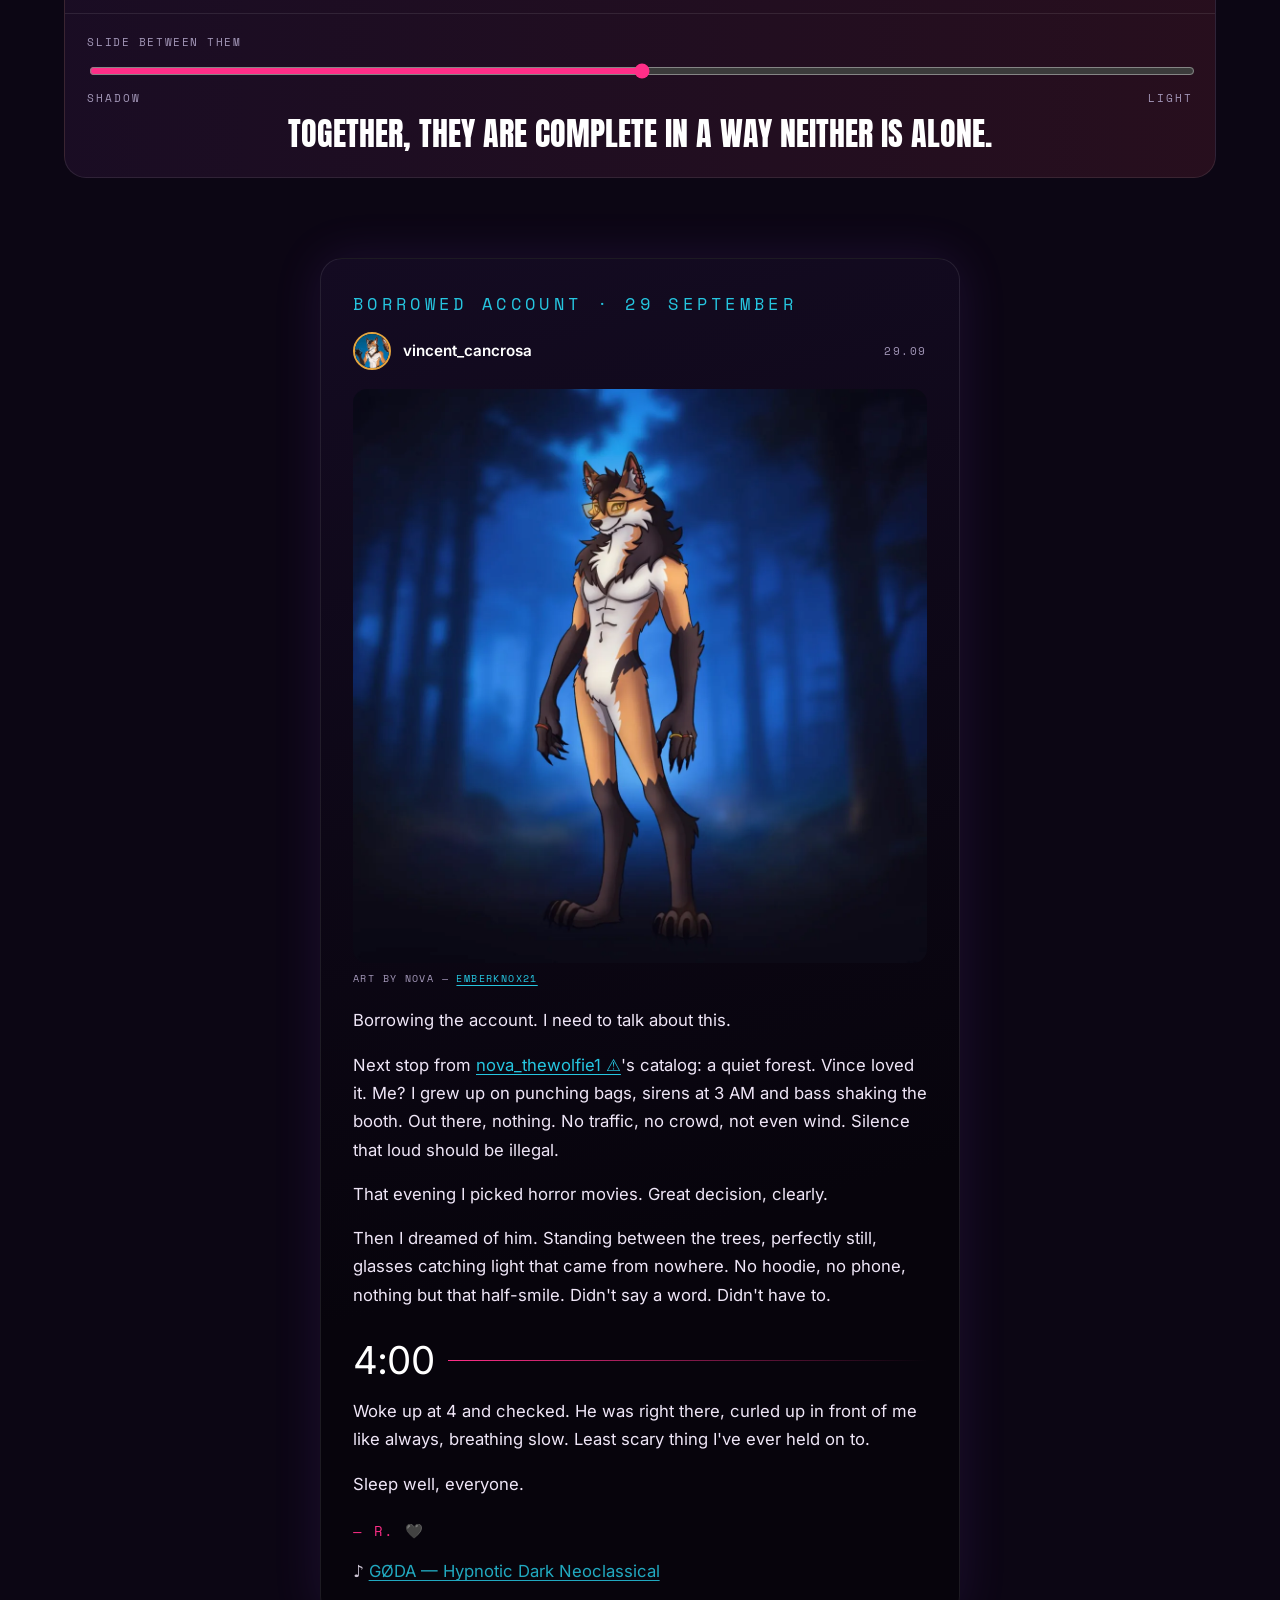
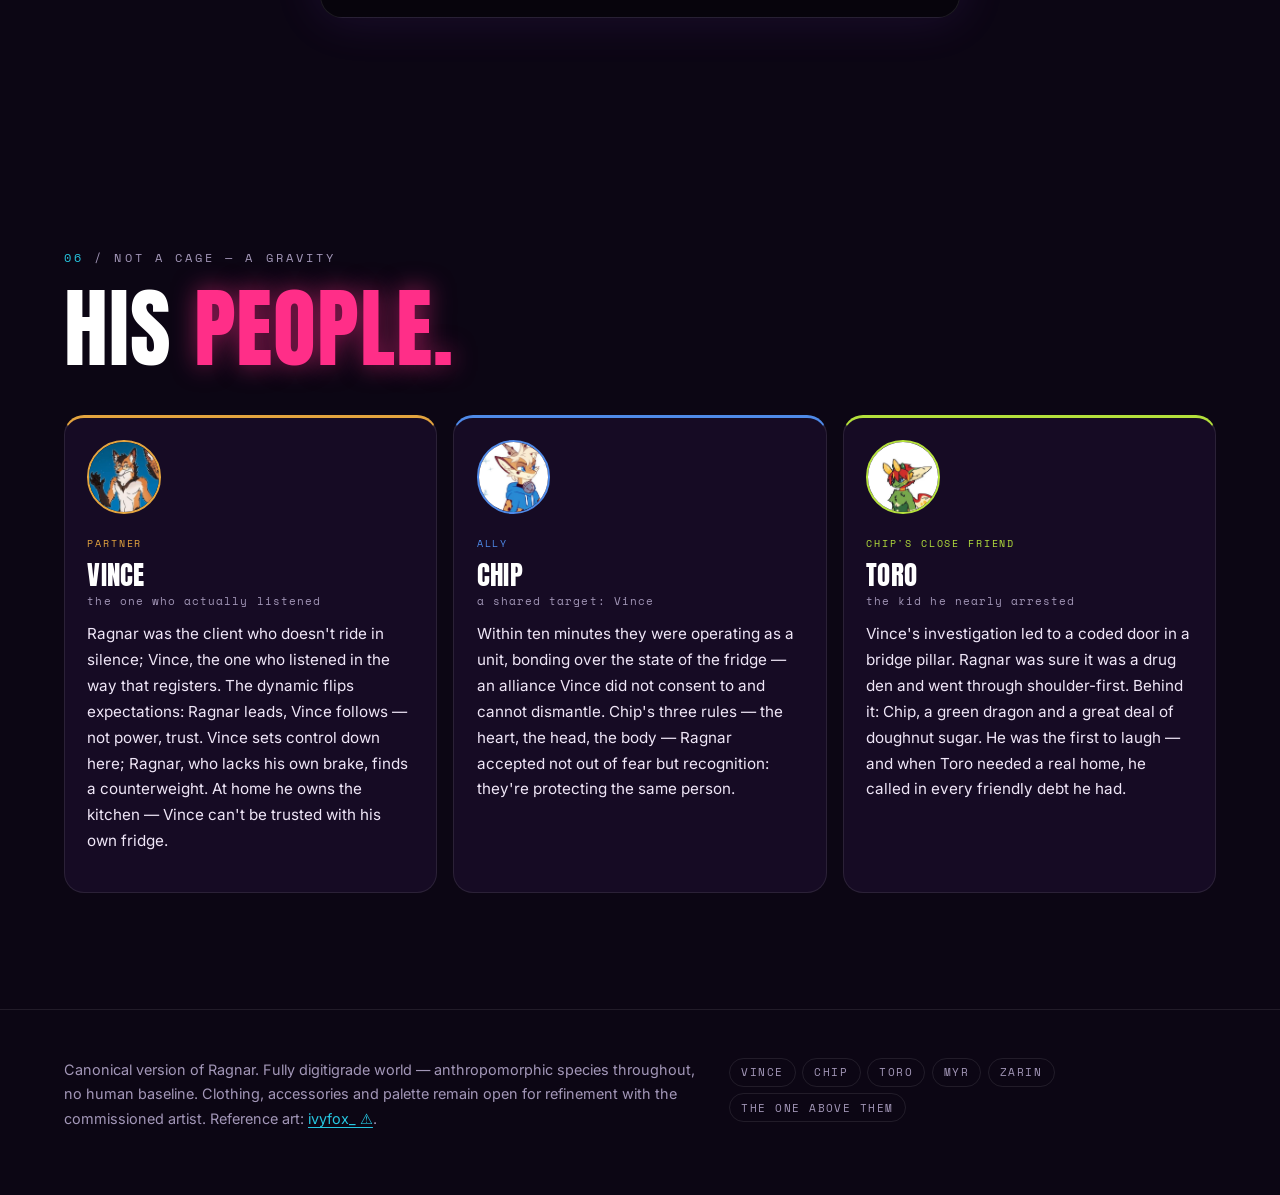
<file: ragnar.html>
<!doctype html>
<html lang="en" data-lang="en">
<head>
<meta charset="utf-8">
<meta name="viewport" content="width=device-width, initial-scale=1">
<title>Ragnar Elias Hale</title>
<meta name="description" content="Ragnar Elias Hale — anthropomorphic bull terrier, boxer-turned-DJ. The room tells you what it needs.">
<meta name="theme-color" content="#0c0614">
<meta name="color-scheme" content="dark">
<meta property="og:type" content="website">
<meta property="og:title" content="Ragnar Elias Hale">
<meta property="og:description" content="The room tells you what it needs. If you're not listening, you're playing at people instead of for them.">
<meta property="og:url" content="https://TWOJA-DOMENA.pl/ragnar.html">
<meta property="og:image" content="https://TWOJA-DOMENA.pl/img/ragnar-thumb.webp">
<link rel="icon" href="data:image/svg+xml,%3Csvg xmlns='http://www.w3.org/2000/svg' viewBox='0 0 32 32'%3E%3Crect width='32' height='32' rx='8' fill='%230c0614'/%3E%3Cg fill='%23ff2e88'%3E%3Crect x='6' y='14' width='3' height='12' rx='1'/%3E%3Crect x='11' y='8' width='3' height='18' rx='1'/%3E%3Crect x='16' y='11' width='3' height='15' rx='1'/%3E%3Crect x='21' y='5' width='3' height='21' rx='1'/%3E%3C/g%3E%3C/svg%3E">
<script>
  // Język przed pierwszym malowaniem: zapamiętany wybór albo język przeglądarki.
  (function () {
    var l;
    try { l = localStorage.getItem("lang"); } catch (e) {}
    if (l !== "pl" && l !== "en") l = /^pl\b/i.test(navigator.language || "") ? "pl" : "en";
    document.documentElement.dataset.lang = l;
    document.documentElement.lang = l;
  })();
</script>
<link rel="stylesheet" href="fonts/fonts.css">
<link rel="stylesheet" href="char.css">
<link rel="stylesheet" href="ragnar.css">
<link rel="stylesheet" href="uni/universe.css">
<script src="uni/universe.js" data-site="fursony" defer></script>
</head>
<body>
<a class="skip" href="#main"><span lang="en">Skip to content</span><span lang="pl">Przejdź do treści</span></a>

<header class="nav">
  <a class="logo" href="#top"><i aria-hidden="true"></i>Ragnar</a>
  <nav aria-label="Sections">
    <a href="#room"><span lang="en">The room</span><span lang="pl">Sala</span></a>
    <a href="#look"><span lang="en">Look</span><span lang="pl">Wygląd</span></a>
    <a href="#colour"><span lang="en">Colour</span><span lang="pl">Kolor</span></a>
    <a href="#outward"><span lang="en">Heart</span><span lang="pl">Serce</span></a>
    <a href="#contrast"><span lang="en">Shadow &amp; light</span><span lang="pl">Cień i światło</span></a>
    <a href="#people"><span lang="en">People</span><span lang="pl">Ludzie</span></a>
  </nav>
  <div class="tools">
    <button type="button" id="soundBtn" aria-pressed="true" data-en-label="Sound" data-pl-label="Dźwięk" aria-label="Sound">♪</button>
    <button type="button" data-set-lang="pl" aria-pressed="false">PL</button>
    <button type="button" data-set-lang="en" aria-pressed="false">EN</button>
  </div>
  <a class="back" href="index.html#postacie">← <span lang="en">All characters</span><span lang="pl">Postacie</span></a>
</header>

<main id="main">

  <!-- ================= PLAKAT ================= -->
  <section class="hero" id="top">
    <div class="beams" aria-hidden="true"></div>
    <div class="eq" id="eq" aria-hidden="true"></div>
    <div class="wrap">
      <div>
        <p class="presents"><span lang="en">Cancrosa Files — 003 presents</span><span lang="pl">Cancrosa Files — 003 przedstawia</span></p>
        <h1><span class="a">Ragnar</span><span class="b">Elias Hale</span></h1>
        <div class="lineup"><span><span lang="en">Boxer-turned-DJ</span><span lang="pl">Bokser, który został DJ-em</span></span><span><span lang="en">No genre</span><span lang="pl">Bez gatunku</span></span><span><span lang="en">Reads the room</span><span lang="pl">Czyta salę</span></span></div>
        <p class="mono" style="margin-bottom:1.4rem"><span lang="en">Bull terrier · he/him · 28</span><span lang="pl">Bulterier · on/jego · 28</span></p>
        <blockquote class="quote">The room tells you what it needs. If you're not listening, you're playing at people instead of for them.
          <small lang="pl">Sala mówi ci, czego potrzebuje. Jeśli nie słuchasz, grasz przed ludźmi, a nie dla nich.</small></blockquote>
        <div class="actions">
          <a class="btn" href="#room"><span lang="en">Read the room</span><span lang="pl">Wyczuj salę</span></a>
          <a class="btn ghost" href="#people"><span lang="en">His people</span><span lang="pl">Jego ludzie</span></a>
        </div>
      </div>
      <figure class="headliner">
        <button type="button" class="zoom" data-full="img/ragnar-ref.webp" data-caption="Ragnar Elias Hale · art by ivyfox_" style="background:none;border:0;padding:0;cursor:zoom-in">
          <img src="img/ragnar-cut.webp" width="412" height="1015" alt="Ragnar" data-en-alt="Ragnar: bull terrier with a black patch around his left eye, in a colourful jacket, lime cargo pants and bright sneakers" data-pl-alt="Ragnar: bulterier z czarną łatą wokół lewego oka, w kolorowej kurtce, limonkowych bojówkach i jaskrawych sneakersach">
        </button>
        <figcaption><span lang="en">Art by <a class="acct-warn" href="index.html#uwaga">ivyfox_</a></span><span lang="pl">Art: <a class="acct-warn" href="index.html#uwaga">ivyfox_</a></span></figcaption>
      </figure>
    </div>
  </section>

  <!-- ================= SALA ================= -->
  <section id="room">
    <div class="wrap">
      <p class="kicker" data-reveal>01 <b>/ <span lang="en">The room</span><span lang="pl">Sala</span></b></p>
      <h2 data-reveal><span lang="en">Play <em>for</em> them.</span><span lang="pl">Graj <em>dla</em> nich.</span></h2>
      <p class="intro" data-reveal="2" lang="en">Behind the decks he found his element: energy, expression, reading a crowd and shaping a room's emotional temperature in real time. He doesn't lock into one genre — he reads and responds. Your turn.</p>
      <p class="intro" data-reveal="2" lang="pl">Za deckami znalazł swój żywioł: energię, ekspresję, czytanie tłumu i kształtowanie emocjonalnej temperatury sali na żywo. Nie zamyka się w jednym gatunku — czyta i odpowiada. Twoja kolej.</p>

      <div class="deck" data-reveal="3">
        <div class="deck-top">
          <p class="room-says" aria-live="polite"><b><span lang="en">The room says</span><span lang="pl">Sala mówi</span></b><span id="need"></span></p>
          <div class="deck-ctl">
            <button type="button" class="btn ghost" id="beatBtn" aria-pressed="false"><span lang="en">Start the beat</span><span lang="pl">Włącz bit</span></button>
          </div>
        </div>
        <div class="deck-grid">
          <div class="floor" id="floor"><p class="verdict" id="verdict" aria-live="polite"></p></div>
          <div class="pads-wrap">
            <div class="pads" role="group" aria-label="Pads">
              <button type="button" class="pad" data-mood="warm" style="--c:#26c6e0" aria-pressed="false"><b lang="en">Warm-up</b><b lang="pl">Rozgrzewka</b><span>100 BPM</span></button>
              <button type="button" class="pad" data-mood="peak" style="--c:#ff2e88" aria-pressed="false"><b lang="en">Peak</b><b lang="pl">Szczyt</b><span>128 BPM</span></button>
              <button type="button" class="pad" data-mood="cool" style="--c:#9b5cff" aria-pressed="false"><b lang="en">Cool-down</b><b lang="pl">Wyciszenie</b><span>88 BPM</span></button>
              <button type="button" class="pad" data-mood="left" style="--c:#b4e03c" aria-pressed="false"><b lang="en">Left turn</b><b lang="pl">Skręt w bok</b><span>112 BPM</span></button>
            </div>
            <div>
              <p class="mono" style="margin-bottom:.4rem"><span lang="en">Room energy</span><span lang="pl">Energia sali</span></p>
              <div class="meter" id="meter"><i></i></div>
            </div>
          </div>
        </div>
      </div>
    </div>
  </section>

  <!-- ================= WYGLĄD ================= -->
  <section id="look">
    <div class="wrap">
      <p class="kicker" data-reveal>02 <b>/ <span lang="en">Grounded &amp; immovable</span><span lang="pl">Stabilny i nieporuszony</span></b></p>
      <h2 data-reveal><span lang="en">Big frame.<br><em>Open stance.</em></span><span lang="pl">Duża rama.<br><em>Otwarta postawa.</em></span></h2>
      <p class="intro" data-reveal="2" lang="en">Slightly taller than Vince — but the difference is mass, not height. He doesn't compress himself to fit smaller spaces; furniture operates at its structural limits in his presence. The size reads as steadiness, not threat.</p>
      <p class="intro" data-reveal="2" lang="pl">Trochę wyższy od Vince'a — ale różnicę robi masa, nie wzrost. Nie zmniejsza się, żeby zmieścić się w mniejszych przestrzeniach; meble pracują przy nim na granicy wytrzymałości. Ten rozmiar czyta się jako spokój, nie zagrożenie.</p>

      <dl class="stats" data-reveal="3">
        <div><dt lang="en">Height</dt><dt lang="pl">Wzrost</dt><dd>196–198 cm<small>6′5″–6′6″</small></dd></div>
        <div><dt lang="en">Age</dt><dt lang="pl">Wiek</dt><dd>28<small lang="en">born in February</small><small lang="pl">urodzony w lutym</small></dd></div>
        <div><dt lang="en">Build</dt><dt lang="pl">Budowa</dt><dd lang="en">Broad<small>digitigrade</small></dd><dd lang="pl">Masywna<small>digitigradalna</small></dd></div>
        <div><dt lang="en">Markings</dt><dt lang="pl">Znaczenia</dt><dd lang="en">Just one<small>black patch, left eye</small></dd><dd lang="pl">Tylko jedno<small>czarna łata wokół lewego oka</small></dd></div>
      </dl>

      <div class="look">
        <div>
          <div class="panel" data-reveal>
            <h3><span lang="en">A fighter's frame</span><span lang="pl">Rama boksera</span></h3>
            <p lang="en">Dense, functional muscle across the shoulders, arms and core — a fighter's, not a bodybuilder's. Thick, powerful legs built for stability rather than speed. Large, broad-palmed hands that look like they know what they're for — yet capable of precise, deliberate touch. Very short blunt nails, no claws.</p>
            <p lang="pl">Gęste, funkcjonalne mięśnie barków, ramion i tułowia — boksera, nie kulturysty. Grube, mocne nogi zbudowane do stabilności, nie szybkości. Duże dłonie o szerokich wnętrzach, które wyglądają, jakby wiedziały, do czego służą — a jednak zdolne do precyzyjnego, uważnego dotyku. Bardzo krótkie, tępe paznokcie, bez pazurów.</p>
          </div>
          <div class="panel" data-reveal="2">
            <h3><span lang="en">One accent on a white field</span><span lang="pl">Jeden akcent na białym polu</span></h3>
            <p lang="en">A solid black patch fully encloses the left eye, with organic, slightly irregular edges. The dark eye in the patch and the bright eye against white: the same expression, differently framed. It sits opposite Vince's right-side Dual Path symbol.</p>
            <p lang="pl">Jednolita czarna łata całkowicie otacza lewe oko, o organicznych, lekko nierównych brzegach. Ciemne oko w łacie i jasne na bieli: ta sama mina, inaczej oprawiona. Wypada naprzeciw symbolu Dual Path po prawej stronie Vince'a.</p>
          </div>
        </div>

        <div class="narrator mood-relaxed" id="narrator" data-reveal="2">
          <p class="kicker" style="margin-bottom:.4rem"><span lang="en">An honest narrator</span><span lang="pl">Szczery narrator</span></p>
          <svg class="head" viewBox="0 0 200 200" role="img" aria-label="Ragnar's head and ears">
            <g class="headgroup">
              <g class="ear l"><path d="M70 74 L80 20 Q85 13 91 21 L100 70 Z" fill="#f7f2ec" stroke="#2a1f33" stroke-width="3" stroke-linejoin="round"/><path d="M77 66 L83 31 L93 66 Z" fill="#f2b8c0"/></g>
              <g class="ear r"><path d="M100 70 L109 21 Q115 13 120 20 L130 74 Z" fill="#f7f2ec" stroke="#2a1f33" stroke-width="3" stroke-linejoin="round"/><path d="M107 66 L117 31 L123 66 Z" fill="#f2b8c0"/></g>
              <path d="M100 48 C140 48 152 86 146 118 C140 150 124 176 100 178 C76 176 60 150 54 118 C48 86 60 48 100 48 Z" fill="#f7f2ec" stroke="#2a1f33" stroke-width="3"/>
              <path d="M107 90 C121 78 141 86 141 103 C141 120 125 127 112 121 C103 117 99 101 107 90 Z" fill="#17121c"/>
              <path d="M76 104 L91 99 L86 109 Z" fill="#17121c"/>
              <path d="M110 104 L125 99 L120 109 Z" fill="#3b2a22"/><circle cx="117" cy="103" r="1.6" fill="#fff"/>
              <ellipse cx="100" cy="158" rx="12" ry="8" fill="#17121c"/>
              <path class="mouth" d="M90 170 Q100 174 110 170" fill="none" stroke="#2a1f33" stroke-width="2.4" stroke-linecap="round"/>
              <path class="smile" d="M82 166 Q100 186 118 166" fill="#c2405e" stroke="#2a1f33" stroke-width="2.4" stroke-linejoin="round"/>
            </g>
          </svg>
          <span class="tail-wrap"><span class="mono" aria-hidden="true"><span lang="en">tail →</span><span lang="pl">ogon →</span></span><svg class="tail" viewBox="0 0 100 80" aria-hidden="true"><g class="tailg"><path d="M8 62 Q36 62 56 44 Q66 34 74 22 Q71 40 61 52 Q42 72 10 72 Z" fill="#f7f2ec" stroke="#2a1f33" stroke-width="2.6" stroke-linejoin="round"/></g></svg></span>
          <div class="moods" role="group" aria-label="Mood">
            <button type="button" data-mood="relaxed" aria-pressed="true"><span lang="en">Relaxed</span><span lang="pl">Luz</span></button>
            <button type="button" data-mood="alert" aria-pressed="false"><span lang="en">Alert</span><span lang="pl">Czujny</span></button>
            <button type="button" data-mood="attentive" aria-pressed="false"><span lang="en">Attentive</span><span lang="pl">Skupiony</span></button>
            <button type="button" data-mood="pleased" aria-pressed="false"><span lang="en">Pleased</span><span lang="pl">Zadowolony</span></button>
          </div>
          <p class="mood-text" id="moodText" aria-live="polite"></p>
          <p class="mono" style="margin-top:.8rem"><span lang="en">The tail works independently of his intentions</span><span lang="pl">Ogon działa niezależnie od jego intencji</span></p>
        </div>
      </div>
    </div>
  </section>

  <!-- ================= KOLOR ================= -->
  <section id="colour">
    <div class="wrap">
      <p class="kicker" data-reveal>03 <b>/ <span lang="en">Colour over monochrome</span><span lang="pl">Kolor ponad monochromię</span></b></p>
      <h2 data-reveal><span lang="en">Loud on <em>purpose.</em></span><span lang="pl">Głośno <em>celowo.</em></span></h2>
      <p class="intro" data-reveal="2" lang="en">Colourful, expressive, unapologetically bold — the direct visual opposite of Vince's black, industrial minimalism. Vibrant streetwear with club-culture energy: layered, textured, eye-catching. He's in ongoing negotiation with clothing, and the clothing frequently loses.</p>
      <p class="intro" data-reveal="2" lang="pl">Kolorowo, ekspresyjnie, bez przepraszania — wizualne przeciwieństwo czarnego, przemysłowego minimalizmu Vince'a. Żywy streetwear z klubową energią: warstwy, faktury, przyciąganie wzroku. Prowadzi z ubraniami nieustanne negocjacje, które ubrania często przegrywają.</p>

      <div class="tubes" data-reveal="3">
        <button type="button" class="tube" data-hex="#FF2E88" style="--c:#ff2e88"><i></i><b>Magenta</b><span lang="en">signal</span><span lang="pl">sygnał</span></button>
        <button type="button" class="tube" data-hex="#26C6E0" style="--c:#26c6e0"><i></i><b lang="en">Cyan</b><b lang="pl">Cyjan</b><span lang="en">cool pop</span><span lang="pl">chłodny pop</span></button>
        <button type="button" class="tube" data-hex="#9CC93A" style="--c:#9cc93a"><i></i><b lang="en">Lime</b><b lang="pl">Limonka</b><span lang="en">energy</span><span lang="pl">energia</span></button>
        <button type="button" class="tube" data-hex="#9B5CFF" style="--c:#9b5cff"><i></i><b lang="en">Purple</b><b lang="pl">Fiolet</b><span lang="en">nightlife</span><span lang="pl">nocne życie</span></button>
        <button type="button" class="tube" data-hex="#EFE3C9" style="--c:#efe3c9"><i></i><b lang="en">Warm cream</b><b lang="pl">Ciepły krem</b><span lang="en">the coat</span><span lang="pl">futro</span></button>
      </div>
      <p class="mono"><span lang="en">Tap a colour to copy it</span><span lang="pl">Kliknij kolor, żeby go skopiować</span></p>

      <div class="fit" id="fit" data-reveal>
        <div class="piece" data-piece="jacket" style="--c1:#7b3fd1;--c2:#2f7fd6"><b lang="en">Jacket</b><b lang="pl">Kurtka</b></div>
        <div class="piece" data-piece="tee" style="--c1:#26c6e0;--c2:#ff2e88"><b lang="en">Tee</b><b lang="pl">Koszulka</b></div>
        <div class="piece" data-piece="cargos" style="--c1:#b4e03c;--c2:#6f8f1e"><b lang="en">Cargos</b><b lang="pl">Bojówki</b></div>
        <div class="piece" data-piece="sneakers" style="--c1:#ff2e88;--c2:#f2c230"><b lang="en">Sneakers</b><b lang="pl">Sneakersy</b></div>
        <div class="piece" data-piece="chain" style="--c1:#8b8e95;--c2:#d7dbe2"><b lang="en">Chain</b><b lang="pl">Łańcuch</b></div>
      </div>
      <div class="borrow-bar">
        <button type="button" class="btn" id="borrowBtn"><span lang="en">Borrow from Vince</span><span lang="pl">Pożycz od Vince'a</span></button>
        <button type="button" class="btn ghost" id="loudBtn"><span lang="en">Back to loud</span><span lang="pl">Z powrotem głośno</span></button>
        <p id="borrowNote" aria-live="polite"></p>
      </div>
    </div>
  </section>

  <!-- ================= SERCE ================= -->
  <section id="outward">
    <div class="wrap">
      <p class="kicker" data-reveal>04 <b>/ <span lang="en">He lives outward</span><span lang="pl">Żyje na zewnątrz</span></b></p>
      <h2 data-reveal><span lang="en">If Vince is the brain,<br><em>Ragnar is the heart.</em></span><span lang="pl">Jeśli Vince jest głową,<br><em>Ragnar jest sercem.</em></span></h2>
      <p class="intro" data-reveal="2" lang="en">His emotions don't pass through filters before they reach the surface — they arrive fully formed, in his voice, gestures, face and movement. Someone whose interior life is simply too large to stay interior.</p>
      <p class="intro" data-reveal="2" lang="pl">Jego emocje nie przechodzą przez filtry, zanim wyjdą na powierzchnię — docierają w pełni ukształtowane: w głosie, gestach, twarzy i ruchu. Ktoś, czyje życie wewnętrzne jest po prostu za duże, żeby zostać w środku.</p>

      <div class="two">
        <article class="big-card box" data-reveal>
          <span class="num" aria-hidden="true">01</span>
          <h3><span lang="en">Boxing</span><span lang="pl">Boks</span></h3>
          <p lang="en">Trained from a young age — his father pushed him toward it, and the build was there. He was good and liked it, but the boxer's image — stoic toughness, contained aggression — never fit. His father saw it, and accepted that his flamboyant son carried a different kind of strength. Still strength.</p>
          <p lang="pl">Trenował od dziecka — ojciec go pchał, a budowa była. Był dobry i lubił to, ale wizerunek boksera — stoicka twardość, powstrzymana agresja — nigdy do niego nie pasował. Ojciec to zobaczył i przyjął, że jego ekstrawagancki syn ma inny rodzaj siły. Wciąż siłę.</p>
        </article>
        <article class="big-card dj" data-reveal="2">
          <span class="num" aria-hidden="true">02</span>
          <h3>DJ</h3>
          <p lang="en">Behind the decks he found his element: energy, expression, reading a crowd, shaping a room in real time. No single genre — he reads and responds.</p>
          <p lang="pl">Za deckami znalazł swój żywioł: energię, ekspresję, czytanie tłumu, kształtowanie sali na żywo. Żadnego jednego gatunku — czyta i odpowiada.</p>
        </article>
      </div>

      <div class="call">
        <p class="kicker call-kick" data-reveal><span lang="en">The shadow · 2:14 AM</span><span lang="pl">Cień · 2:14</span></p>
        <div class="phone" id="phone" data-reveal>
          <i class="neon n-top" aria-hidden="true"></i><i class="neon n-bottom" aria-hidden="true"></i>
          <div class="ph-status" aria-hidden="true"><span>2:14</span><i>LTE · 12%</i></div>
          <div class="ph-head">
            <img src="img/vince-thumb.webp" alt="" width="400" height="300">
            <div><b>Vince</b><small lang="en">private number</small><small lang="pl">numer prywatny</small></div>
            <button type="button" class="ph-replay" id="replayBtn" hidden data-en-label="Play again" data-pl-label="Odtwórz jeszcze raz" aria-label="Play again">↻</button>
          </div>
          <div class="thread" id="thread" role="log" aria-live="polite"></div>
          <p class="ph-foot" id="phFoot" aria-hidden="true"></p>
        </div>
      </div>
    </div>
  </section>

  <!-- ================= CIEŃ I ŚWIATŁO ================= -->
  <section id="contrast">
    <div class="wrap">
      <p class="kicker" data-reveal>05 <b>/ <span lang="en">Shadow &amp; light</span><span lang="pl">Cień i światło</span></b></p>
      <h2 data-reveal><span lang="en">Complete <em>together.</em></span><span lang="pl">Razem <em>kompletni.</em></span></h2>

      <div class="contrast" id="contrastBox" data-reveal="2">
        <div class="contrast-head"><span></span><h3 class="v">Vince</h3><h3 class="rg">Ragnar</h3></div>
        <div class="crow"><span lang="en">PROC</span><span lang="pl">UMYSŁ</span><span class="v"><span lang="en">Analysis — processes where Ragnar feels</span><span lang="pl">Analiza — przetwarza tam, gdzie Ragnar czuje</span></span><span class="rg"><span lang="en">Emotion — feels where Vince processes</span><span lang="pl">Emocje — czuje tam, gdzie Vince przetwarza</span></span></div>
        <div class="crow"><span lang="en">EXPR</span><span lang="pl">EKSPR.</span><span class="v"><span lang="en">Controlled revelation</span><span lang="pl">Kontrolowane odsłanianie</span></span><span class="rg"><span lang="en">Unfiltered overflow</span><span lang="pl">Niefiltrowany nadmiar</span></span></div>
        <div class="crow"><span lang="en">LOOK</span><span lang="pl">WYGLĄD</span><span class="v"><span lang="en">Black · gold · architectural</span><span lang="pl">Czerń · złoto · architektura</span></span><span class="rg"><span lang="en">Colourful · bold · expressive</span><span lang="pl">Kolor · odwaga · ekspresja</span></span></div>
        <div class="crow"><span lang="en">BUILD</span><span lang="pl">BUDOWA</span><span class="v"><span lang="en">Lean · angular</span><span lang="pl">Smukły · kanciasty</span></span><span class="rg"><span lang="en">Broad · solid</span><span lang="pl">Masywny · solidny</span></span></div>
        <div class="crow"><span lang="en">FORCE</span><span lang="pl">SIŁA</span><span class="v"><span lang="en">Patience · strategy</span><span lang="pl">Cierpliwość · strategia</span></span><span class="rg"><span lang="en">Presence · heart</span><span lang="pl">Obecność · serce</span></span></div>
        <div class="crow"><span lang="en">FEAR</span><span lang="pl">LĘK</span><span class="v"><span lang="en">Losing control</span><span lang="pl">Utrata kontroli</span></span><span class="rg"><span lang="en">Having nothing left to feel</span><span lang="pl">Że nie zostanie nic do czucia</span></span></div>
        <div class="slider">
          <label for="mix" class="mono"><span lang="en">Slide between them</span><span lang="pl">Przesuń między nimi</span></label>
          <input type="range" id="mix" min="0" max="100" value="50">
          <div class="ends"><span lang="en">Shadow</span><span lang="pl">Cień</span><span lang="en">Light</span><span lang="pl">Światło</span></div>
          <p class="together show" id="together"><span lang="en">Together, they are complete in a way neither is alone.</span><span lang="pl">Razem są kompletni tak, jak żaden z nich osobno.</span></p>
        </div>
      </div>
      <article class="night-post" id="noc">
        <p class="kicker" data-reveal><span lang="en">Borrowed account · 29 September</span><span lang="pl">Pożyczone konto · 29 września</span></p>
        <header data-reveal><img src="img/vince-thumb.webp" alt="" width="400" height="300"><b>vincent_cancrosa</b><span class="mono">29.09</span></header>
        <button type="button" class="zoom np-shot" data-reveal data-full="img/trip-forest.webp" data-caption="The forest · art by Nova (emberknox21)"><img src="img/trip-forest.webp" width="1200" height="1200" loading="lazy" alt="Vince in the forest" data-en-alt="Vince standing still between dark blue trees, with a half-smile" data-pl-alt="Vince stoi nieruchomo między ciemnoniebieskimi drzewami, z półuśmiechem"></button>
        <p class="mono np-credit"><span lang="en">art by Nova</span><span lang="pl">art: Nova</span> — <a href="https://www.reddit.com/user/emberknox21/">emberknox21</a></p>
        <div data-reveal>
          <p lang="en">Borrowing the account. I need to talk about this.</p>
          <p lang="pl">Pożyczam konto. Muszę o tym opowiedzieć.</p>
          <p lang="en">Next stop from <a class="acct-warn" href="index.html#uwaga">nova_thewolfie1</a>'s catalog: a quiet forest. Vince loved it. Me? I grew up on punching bags, sirens at 3 AM and bass shaking the booth. Out there, nothing. No traffic, no crowd, not even wind. Silence that loud should be illegal.</p>
          <p lang="pl">Kolejny przystanek z katalogu <a class="acct-warn" href="index.html#uwaga">nova_thewolfie1</a>: cichy las. Vince był zachwycony. Ja? Wychowałem się na workach treningowych, syrenach o trzeciej w nocy i basie trzęsącym kabiną DJ-a. A tam — nic. Zero ruchu, żadnego tłumu, nawet wiatru. Taka głośna cisza powinna być nielegalna.</p>
          <p lang="en">That evening I picked horror movies. Great decision, clearly.</p>
          <p lang="pl">Wieczorem wybrałem horrory. Świetna decyzja, oczywiście.</p>
        </div>
        <div data-reveal>
          <p lang="en">Then I dreamed of him. Standing between the trees, perfectly still, glasses catching light that came from nowhere. No hoodie, no phone, nothing but that half-smile. Didn't say a word. Didn't have to.</p>
          <p lang="pl">A potem mi się przyśnił. Stał między drzewami, zupełnie nieruchomo, a jego okulary łapały światło, które brało się znikąd. Bez bluzy, bez telefonu, nic poza tym półuśmiechem. Nie powiedział ani słowa. Nie musiał.</p>
        </div>
        <div data-reveal>
          <p class="four" aria-hidden="true">4:00</p>
          <p lang="en">Woke up at 4 and checked. He was right there, curled up in front of me like always, breathing slow. Least scary thing I've ever held on to.</p>
          <p lang="pl">Obudziłem się o czwartej i sprawdziłem. Był tuż obok, zwinięty przede mną jak zawsze, oddychał powoli. Najmniej straszna rzecz, jakiej kiedykolwiek się trzymałem.</p>
          <p lang="en">Sleep well, everyone.</p>
          <p lang="pl">Śpijcie spokojnie.</p>
          <p class="sig">— R. 🖤</p>
          <p class="song">♪ <a href="https://www.youtube.com/results?search_query=G%C3%98DA+Hypnotic+Dark+Neoclassical">GØDA — Hypnotic Dark Neoclassical</a></p>
        </div>
      </article>
    </div>
  </section>

  <!-- ================= LUDZIE ================= -->
  <section id="people">
    <div class="wrap">
      <p class="kicker" data-reveal>06 <b>/ <span lang="en">Not a cage — a gravity</span><span lang="pl">Nie klatka, tylko grawitacja</span></b></p>
      <h2 data-reveal><span lang="en">His <em>people.</em></span><span lang="pl">Jego <em>ludzie.</em></span></h2>
      <div class="people">
        <article class="person" style="--c:#e3a43f" data-reveal>
          <img src="img/vince-thumb.webp" alt="" loading="lazy">
          <span class="role"><span lang="en">Partner</span><span lang="pl">Partner</span></span>
          <h3><a href="vince.html">Vince</a></h3>
          <div class="meta"><span lang="en">the one who actually listened</span><span lang="pl">ten, który naprawdę słuchał</span></div>
          <p lang="en">Ragnar was the client who doesn't ride in silence; Vince, the one who listened in the way that registers. The dynamic flips expectations: Ragnar leads, Vince follows — not power, trust. Vince sets control down here; Ragnar, who lacks his own brake, finds a counterweight. At home he owns the kitchen — Vince can't be trusted with his own fridge.</p>
          <p lang="pl">Ragnar był klientem, który nie jeździ w milczeniu; Vince — tym, który słuchał tak, że to zostaje. Dynamika odwraca oczekiwania: Ragnar prowadzi, Vince podąża — nie władza, tylko zaufanie. Vince tu odkłada kontrolę; Ragnar, któremu brakuje hamulca, znajduje przeciwwagę. W domu rządzi kuchnią — Vince'owi nie można powierzyć jego własnej lodówki.</p>
        </article>
        <article class="person" style="--c:#4f8ae8" data-reveal="2">
          <img src="img/chip-thumb.webp" alt="" loading="lazy">
          <span class="role"><span lang="en">Ally</span><span lang="pl">Sojusznik</span></span>
          <h3><a href="chip.html">Chip</a></h3>
          <div class="meta"><span lang="en">a shared target: Vince</span><span lang="pl">wspólny cel: Vince</span></div>
          <p lang="en">Within ten minutes they were operating as a unit, bonding over the state of the fridge — an alliance Vince did not consent to and cannot dismantle. Chip's three rules — the heart, the head, the body — Ragnar accepted not out of fear but recognition: they're protecting the same person.</p>
          <p lang="pl">Po dziesięciu minutach działali jak zespół, zjednoczeni stanem lodówki — sojusz, na który Vince się nie zgodził i którego nie umie rozwiązać. Trzy zasady Chipa — serce, głowa, ciało — Ragnar przyjął nie ze strachu, tylko z rozpoznania: chronią tę samą osobę.</p>
        </article>
        <article class="person" style="--c:#b4e03c" data-reveal="3">
          <img src="img/toro-thumb.webp" alt="" loading="lazy">
          <span class="role"><span lang="en">Chip's close friend</span><span lang="pl">Bliski przyjaciel Chipa</span></span>
          <h3><a href="toro.html">Toro</a></h3>
          <div class="meta"><span lang="en">the kid he nearly arrested</span><span lang="pl">dzieciak, którego prawie aresztował</span></div>
          <p lang="en">Vince's investigation led to a coded door in a bridge pillar. Ragnar was sure it was a drug den and went through shoulder-first. Behind it: Chip, a green dragon and a great deal of doughnut sugar. He was the first to laugh — and when Toro needed a real home, he called in every friendly debt he had.</p>
          <p lang="pl">Śledztwo Vince'a doprowadziło do kodowanych drzwi w filarze mostu. Ragnar był pewien, że to melina, i wszedł przez nie barkiem. Za nimi: Chip, zielony smok i mnóstwo cukru pudru z pączków. Śmiał się pierwszy — a kiedy Toro potrzebował prawdziwego domu, ściągnął każdy przyjacielski dług.</p>
        </article>
      </div>
    </div>
  </section>
</main>

<footer>
  <div class="wrap foot">
    <div>
      <p lang="en">Canonical version of Ragnar. Fully digitigrade world — anthropomorphic species throughout, no human baseline. Clothing, accessories and palette remain open for refinement with the commissioned artist. Reference art: <a class="acct-warn" href="index.html#uwaga">ivyfox_</a>.</p>
      <p lang="pl">Kanoniczna wersja Ragnara. Świat w pełni digitigradalny — wszędzie antropomorficzne gatunki, bez ludzi. Ubrania, dodatki i paleta mogą jeszcze dojrzeć razem z artystą. Ref: <a class="acct-warn" href="index.html#uwaga">ivyfox_</a>.</p>
    </div>
    <div class="others">
      <a href="vince.html">Vince</a><a href="chip.html">Chip</a><a href="toro.html">Toro</a><a href="myr.html">Myr</a><a href="zarin.html">Zarin</a><a href="index.html">The One Above Them</a>
    </div>
  </div>
</footer>

<script src="char.js"></script>
<script>
  const { t } = CHAR;
  const store = {
    get(k) { try { return localStorage.getItem(k); } catch (e) { return null; } },
    set(k, v) { try { localStorage.setItem(k, v); } catch (e) {} },
  };
  const pick = arr => arr[Math.floor(Math.random() * arr.length)];

  // ---------- Equalizer na plakacie ----------
  const eq = document.getElementById("eq");
  for (let i = 0; i < 48; i++) {
    const bar = document.createElement("i");
    bar.style.setProperty("--h", (25 + Math.random() * 75).toFixed(0) + "%");
    bar.style.setProperty("--d", (.35 + Math.random() * .6).toFixed(2) + "s");
    eq.append(bar);
  }

  // ---------- Dźwięk: bit z syntezatora ----------
  const soundBtn = document.getElementById("soundBtn");
  let soundOn = store.get("sound") !== "off";
  soundBtn.setAttribute("aria-pressed", String(soundOn));
  soundBtn.addEventListener("click", () => {
    soundOn = !soundOn;
    soundBtn.setAttribute("aria-pressed", String(soundOn));
    store.set("sound", soundOn ? "on" : "off");
    if (!soundOn) stopBeat();
  });

  let audio, beatTimer = null, nextTime = 0, step16 = 0, noiseBuf;
  const BPM = { warm: 100, peak: 128, cool: 88, left: 112 };
  let mood = null;
  function kick(time) {
    const o = audio.createOscillator(), g = audio.createGain();
    o.frequency.setValueAtTime(150, time);
    o.frequency.exponentialRampToValueAtTime(42, time + .12);
    g.gain.setValueAtTime(.9, time);
    g.gain.exponentialRampToValueAtTime(.001, time + .3);
    o.connect(g).connect(audio.destination);
    o.start(time); o.stop(time + .32);
  }
  function hat(time, open) {
    const s = audio.createBufferSource(), f = audio.createBiquadFilter(), g = audio.createGain();
    s.buffer = noiseBuf; f.type = "highpass"; f.frequency.value = 7000;
    g.gain.setValueAtTime(.18, time);
    g.gain.exponentialRampToValueAtTime(.001, time + (open ? .18 : .05));
    s.connect(f).connect(g).connect(audio.destination);
    s.start(time); s.stop(time + .2);
  }
  function bass(time, freq) {
    const o = audio.createOscillator(), g = audio.createGain(), f = audio.createBiquadFilter();
    o.type = "sawtooth"; o.frequency.value = freq; f.type = "lowpass"; f.frequency.value = 420;
    g.gain.setValueAtTime(.0001, time);
    g.gain.exponentialRampToValueAtTime(.16, time + .01);
    g.gain.exponentialRampToValueAtTime(.001, time + .22);
    o.connect(f).connect(g).connect(audio.destination);
    o.start(time); o.stop(time + .25);
  }
  // Każdy nastrój ma własny wzór 16 kroków: k = stopa, h = hi-hat, o = otwarty hat, b = bas
  const PATTERNS = {
    warm: "k.h.b.h.k.h.b.h.",
    peak: "kbhbkbhokbhbkbho",
    cool: "k...h...b...h...",
    left: "k.bhk..hb.k.h.bo",
  };
  const BASS = { warm: 55, peak: 49, cool: 41, left: 62 };
  function schedule() {
    const spb = 60 / BPM[mood || "warm"] / 4;
    while (nextTime < audio.currentTime + .12) {
      const ch = PATTERNS[mood || "warm"][step16 % 16];
      if (ch === "k") kick(nextTime);
      if (ch === "h") hat(nextTime, false);
      if (ch === "o") hat(nextTime, true);
      if (ch === "b") bass(nextTime, BASS[mood || "warm"]);
      if (step16 % 4 === 0 && ch !== "k" && mood === "peak") kick(nextTime);
      nextTime += spb;
      step16++;
    }
  }
  const beatBtn = document.getElementById("beatBtn");
  function startBeat() {
    if (!soundOn) { CHAR.toast(t({ en: "Sound is off — turn it on with ♪ up top.", pl: "Dźwięk jest wyłączony — włącz go ♪ na górze." })); return; }
    audio = audio || new (window.AudioContext || window.webkitAudioContext)();
    if (!noiseBuf) {
      noiseBuf = audio.createBuffer(1, audio.sampleRate * .2, audio.sampleRate);
      const d = noiseBuf.getChannelData(0);
      for (let i = 0; i < d.length; i++) d[i] = Math.random() * 2 - 1;
    }
    audio.resume();
    nextTime = audio.currentTime + .05; step16 = 0;
    beatTimer = setInterval(schedule, 25);
    beatBtn.setAttribute("aria-pressed", "true");
    renderBeatBtn();
  }
  function stopBeat() {
    clearInterval(beatTimer); beatTimer = null;
    beatBtn.setAttribute("aria-pressed", "false");
    renderBeatBtn();
  }
  function renderBeatBtn() {
    beatBtn.innerHTML = beatTimer
      ? `<span>${t({ en: "Stop the beat", pl: "Zatrzymaj bit" })}</span>`
      : `<span>${t({ en: "Start the beat", pl: "Włącz bit" })}</span>`;
  }
  beatBtn.addEventListener("click", () => beatTimer ? stopBeat() : startBeat());

  // ---------- Wyczuj salę ----------
  const NEEDS = {
    warm: [{ en: "Still arriving. Coats on. Give them a reason to stay.", pl: "Dopiero się schodzą. Kurtki jeszcze na sobie. Daj im powód, żeby zostali." }, { en: "Half the room is still at the bar.", pl: "Połowa sali wciąż stoi przy barze." }],
    peak: [{ en: "They're ready to lose it.", pl: "Są gotowi odlecieć." }, { en: "Hands up before the drop even lands.", pl: "Ręce w górze, zanim jeszcze wejdzie drop." }],
    cool: [{ en: "It's late. They need to land softly.", pl: "Jest późno. Trzeba ich miękko sprowadzić na ziemię." }, { en: "Feet hurt, hearts full. Bring them down gently.", pl: "Bolą nogi, serca pełne. Sprowadź ich łagodnie." }],
    left: [{ en: "Bored of safe. Surprise them.", pl: "Znudzeni bezpieczną grą. Zaskocz ich." }, { en: "They've heard this one. Take a left turn.", pl: "To już słyszeli. Skręć w bok." }],
  };
  const MOOD_COLOR = { warm: "#26c6e0", peak: "#ff2e88", cool: "#9b5cff", left: "#b4e03c" };
  const floor = document.getElementById("floor");
  const meter = document.getElementById("meter");
  const verdictEl = document.getElementById("verdict");
  const pads = document.querySelectorAll(".pad");
  let need = "warm", needPhrase = NEEDS.warm[0], energy = 35, verdict = null, newNeedTimer;
  const dancers = [];
  for (let i = 0; i < 44; i++) {
    const d = document.createElement("span");
    d.className = "dancer";
    d.style.left = (4 + Math.random() * 90).toFixed(1) + "%";
    d.style.top = (14 + Math.random() * 70).toFixed(1) + "%";
    d.style.setProperty("--delay", (-Math.random()).toFixed(2) + "s");
    floor.append(d);
    dancers.push(d);
  }
  function newNeed() {
    const keys = Object.keys(NEEDS).filter(k => k !== need);
    need = pick(keys);
    needPhrase = pick(NEEDS[need]);
    verdict = null;
    renderRoom();
  }
  function renderRoom() {
    document.getElementById("need").textContent = t(needPhrase);
    meter.style.setProperty("--e", energy);
    const lit = Math.round(8 + energy * .36);
    const color = mood ? MOOD_COLOR[mood] : "#6c5d84";
    floor.style.setProperty("--mood", color);
    floor.style.setProperty("--beat", mood ? (60 / BPM[mood]).toFixed(3) + "s" : "1.4s");
    floor.style.setProperty("--amp", mood === "peak" ? "14px" : mood === "cool" ? "3px" : "7px");
    dancers.forEach((d, i) => d.classList.toggle("on", i < lit));
    verdictEl.className = "verdict" + (verdict === "at" ? " at" : "");
    verdictEl.textContent = verdict === "for" ? t({ en: "Playing for them.", pl: "Grasz dla nich." })
      : verdict === "at" ? t({ en: "Playing at them. Listen.", pl: "Grasz przed nimi. Słuchaj." })
      : t({ en: "Pick a pad.", pl: "Wybierz pad." });
  }
  pads.forEach(p => p.addEventListener("click", () => {
    mood = p.dataset.mood;
    pads.forEach(x => x.setAttribute("aria-pressed", String(x === p)));
    clearTimeout(newNeedTimer);
    if (mood === need) {
      verdict = "for";
      energy = Math.min(100, energy + 22);
      newNeedTimer = setTimeout(newNeed, 3200);
    } else {
      verdict = "at";
      energy = Math.max(5, energy - 14);
    }
    renderRoom();
  }));

  // ---------- Uszy i ogon ----------
  const MOODS = {
    relaxed: { en: "Relaxed: ears angled outward, the tail swaying slow.", pl: "Luz: uszy rozchylone na boki, ogon kołysze się powoli." },
    alert: { en: "Alert: ears straight up. A single slow tail shift when something lands.", pl: "Czujny: uszy prosto w górę. Jedno powolne przesunięcie ogona, kiedy coś do niego dotrze." },
    attentive: { en: "Attentive: ears upright and still. The tail goes completely still — full attention.", pl: "Skupiony: uszy w górze i nieruchome. Ogon zamiera zupełnie — pełna uwaga." },
    pleased: { en: "Pleased: ears tilt outward, he leans in, and the tail goes in quick short arcs.", pl: "Zadowolony: uszy przechylają się na boki, pochyla się do przodu, a ogon chodzi krótkimi, szybkimi łukami." },
  };
  const narrator = document.getElementById("narrator");
  let earMood = "relaxed";
  function renderMood() {
    narrator.classList.remove("mood-relaxed", "mood-alert", "mood-attentive", "mood-pleased");
    narrator.classList.add("mood-" + earMood);
    document.getElementById("moodText").textContent = t(MOODS[earMood]);
  }
  document.querySelectorAll(".moods button").forEach(b => b.addEventListener("click", () => {
    earMood = b.dataset.mood;
    document.querySelectorAll(".moods button").forEach(x => x.setAttribute("aria-pressed", String(x === b)));
    renderMood();
  }));

  // ---------- Paleta ----------
  document.querySelectorAll(".tube").forEach(b => b.addEventListener("click", async () => {
    const ok = await CHAR.copy(b.dataset.hex);
    CHAR.toast(ok ? t({ en: "Copied " + b.dataset.hex, pl: "Skopiowano " + b.dataset.hex }) : b.dataset.hex);
  }));

  // ---------- Pożycz od Vince'a ----------
  const PIECES = { jacket: { en: "the jacket", pl: "kurtka" }, tee: { en: "the tee", pl: "koszulka" }, cargos: { en: "the cargos", pl: "bojówki" }, sneakers: { en: "the sneakers", pl: "sneakersy" }, chain: { en: "the chain", pl: "łańcuch" } };
  const pieces = [...document.querySelectorAll(".piece")];
  const borrowNote = document.getElementById("borrowNote");
  let borrowed = null;
  function renderBorrow() {
    pieces.forEach(p => p.classList.remove("borrowed", "subtle"));
    if (!borrowed) {
      borrowNote.textContent = t({ en: "Since a one-day wardrobe swap with Vince: one darker, quieter piece — sometimes.", pl: "Od jednodniowej zamiany szaf z Vince'em: jedna ciemniejsza, cichsza rzecz — czasem." });
      return;
    }
    const el = pieces.find(p => p.dataset.piece === borrowed.piece);
    el.classList.add(borrowed.loud ? "borrowed" : "subtle");
    const it = PIECES[borrowed.piece];
    borrowNote.textContent = t({
      en: `Tonight ${it.en} goes black — ${borrowed.loud ? "you'll notice" : "you'd have to look twice"}.`,
      pl: `Dziś wieczorem na czarno: ${it.pl} — ${borrowed.loud ? "widać od razu" : "trzeba się przyjrzeć"}.`,
    });
  }
  document.getElementById("borrowBtn").addEventListener("click", () => {
    let next;
    do { next = { piece: pick(Object.keys(PIECES)), loud: Math.random() < .5 }; } while (borrowed && next.piece === borrowed.piece);
    borrowed = next;
    renderBorrow();
  });
  document.getElementById("loudBtn").addEventListener("click", () => { borrowed = null; renderBorrow(); });

  // ---------- Telefon o 2:14: rozmowa na ekranie ----------
  const reduced = matchMedia("(prefers-reduced-motion: reduce)").matches;
  // Ta sama historia co dawniej w tekście obok, tylko opowiedziana wiadomościami i wtrąceniami narratora.
  const THREAD = [
    { k: "sys", en: "2:14 · club district · parked", pl: "2:14 · dzielnica klubów · zaparkowany" },
    { k: "note", en: "The same openness that makes him magnetic has no brake.", pl: "Ta sama otwartość, która przyciąga do niego ludzi, nie ma hamulca." },
    { k: "r", en: "you up?", pl: "nie śpisz?" },
    { k: "r", en: "tonight fed every part of me that wants more. louder. faster. more", pl: "ta noc nakarmiła wszystko, co we mnie chce więcej. głośniej. szybciej. więcej" },
    { k: "r", en: "back room. i almost reached for it", pl: "zaplecze. prawie po to sięgnąłem" },
    { k: "note", en: "What pulled him back wasn't a dramatic intervention.", pl: "Nie zatrzymała go dramatyczna interwencja." },
    { k: "r", en: "then i thought of you. you never rush anything", pl: "a potem pomyślałem o tobie. ty nigdy się nie spieszysz" },
    { k: "r", en: "i don't need a ride. can i call this number? i just need you to listen", pl: "nie potrzebuję podwózki. mogę zadzwonić na ten numer? potrzebuję tylko, żebyś posłuchał" },
    { k: "v", en: "Call.", pl: "Dzwoń." },
    { k: "call" },
    { k: "note", en: "He told everything from a parked car.", pl: "Z zaparkowanego samochodu opowiedział wszystko." },
    { k: "big", en: "Being heard was enough to stop the fall.", pl: "Bycie wysłuchanym wystarczyło, żeby przestać spadać." },
    { k: "fear", en: "Core fear: having nothing left to feel.", pl: "Największy lęk: że nie zostanie mu nic do czucia." },
  ];
  const phone = document.getElementById("phone"), thread = document.getElementById("thread");
  const phFoot = document.getElementById("phFoot"), replayBtn = document.getElementById("replayBtn");
  let tIdx = 0, tTimer = null, tState = "idle", fast = false;
  const mmss = s => String(Math.floor(s / 60)).padStart(2, "0") + ":" + String(s % 60).padStart(2, "0");
  function msgText(el) {
    const m = THREAD[+el.dataset.i];
    if (m.k === "call") el.querySelector("span").textContent = t({ en: "Voice call", pl: "Połączenie głosowe" });
    else el.textContent = t(m);
  }
  function scrollThread() { thread.scrollTo({ top: thread.scrollHeight, behavior: reduced ? "auto" : "smooth" }); }
  function addMsg(i) {
    const m = THREAD[i];
    const el = document.createElement(m.k === "call" ? "div" : "p");
    el.className = m.k === "call" ? "call-card" : m.k;
    el.dataset.i = i;
    if (m.k === "call") el.innerHTML = "<i aria-hidden=\"true\">✆</i><span></span><b>00:00</b>";
    thread.append(el);
    msgText(el);
    scrollThread();
    return el;
  }
  function renderThread() {
    thread.querySelectorAll("[data-i]").forEach(msgText);
    phFoot.textContent = tState === "playing" ? t({ en: "tap the screen to skip ahead", pl: "stuknij ekran, żeby przyspieszyć" }) : "";
    replayBtn.hidden = tState !== "done";
  }
  function step() {
    if (tIdx >= THREAD.length) { tState = "done"; renderThread(); return; }
    const i = tIdx++, m = THREAD[i];
    if (m.k === "r" || m.k === "v") {
      const typing = document.createElement("p");
      typing.className = "typing" + (m.k === "v" ? " in" : "");
      typing.setAttribute("aria-hidden", "true");
      typing.innerHTML = "<i></i><i></i><i></i>";
      thread.append(typing);
      scrollThread();
      tTimer = setTimeout(() => { typing.remove(); addMsg(i); tTimer = setTimeout(step, fast ? 120 : 650); }, fast ? 120 : 700 + t(m).length * 16);
    } else if (m.k === "call") {
      const b = addMsg(i).querySelector("b"), t0 = performance.now(), target = 40 * 60 + 12;
      const tick = now => {
        const k = Math.min(1, (now - t0) / (fast ? 300 : 2600));
        b.textContent = mmss(Math.round(target * k));
        if (k < 1) requestAnimationFrame(tick); else tTimer = setTimeout(step, fast ? 120 : 900);
      };
      requestAnimationFrame(tick);
    } else {
      addMsg(i);
      tTimer = setTimeout(step, fast ? 120 : m.k === "note" ? 1700 : m.k === "big" ? 1500 : 900);
    }
  }
  function play() {
    clearTimeout(tTimer);
    thread.textContent = "";
    tIdx = 0; fast = false; tState = "playing";
    phone.classList.add("lit");
    if (reduced) {
      THREAD.forEach((_, i) => addMsg(i));
      thread.querySelector(".call-card b").textContent = mmss(40 * 60 + 12);
      tIdx = THREAD.length; tState = "done";
    } else step();
    renderThread();
  }
  phone.addEventListener("click", e => { if (!e.target.closest("#replayBtn") && tState === "playing") fast = true; });
  replayBtn.addEventListener("click", play);
  const phoneObs = new IntersectionObserver(([e]) => { if (e.isIntersecting && tState === "idle") { phoneObs.disconnect(); play(); } }, { threshold: .55 });
  phoneObs.observe(phone);

  // ---------- Cień i światło ----------
  const contrastBox = document.getElementById("contrastBox");
  const mix = document.getElementById("mix");
  const together = document.getElementById("together");
  function renderMix() {
    const m = mix.value / 100;
    contrastBox.style.setProperty("--mix", m);
    together.classList.toggle("show", m > .32 && m < .68);
  }
  mix.addEventListener("input", renderMix);
  renderMix();

  CHAR.onLang(() => { renderRoom(); renderMood(); renderBorrow(); renderThread(); renderBeatBtn(); });
  CHAR.init();
</script>
</body>
</html>
</file>
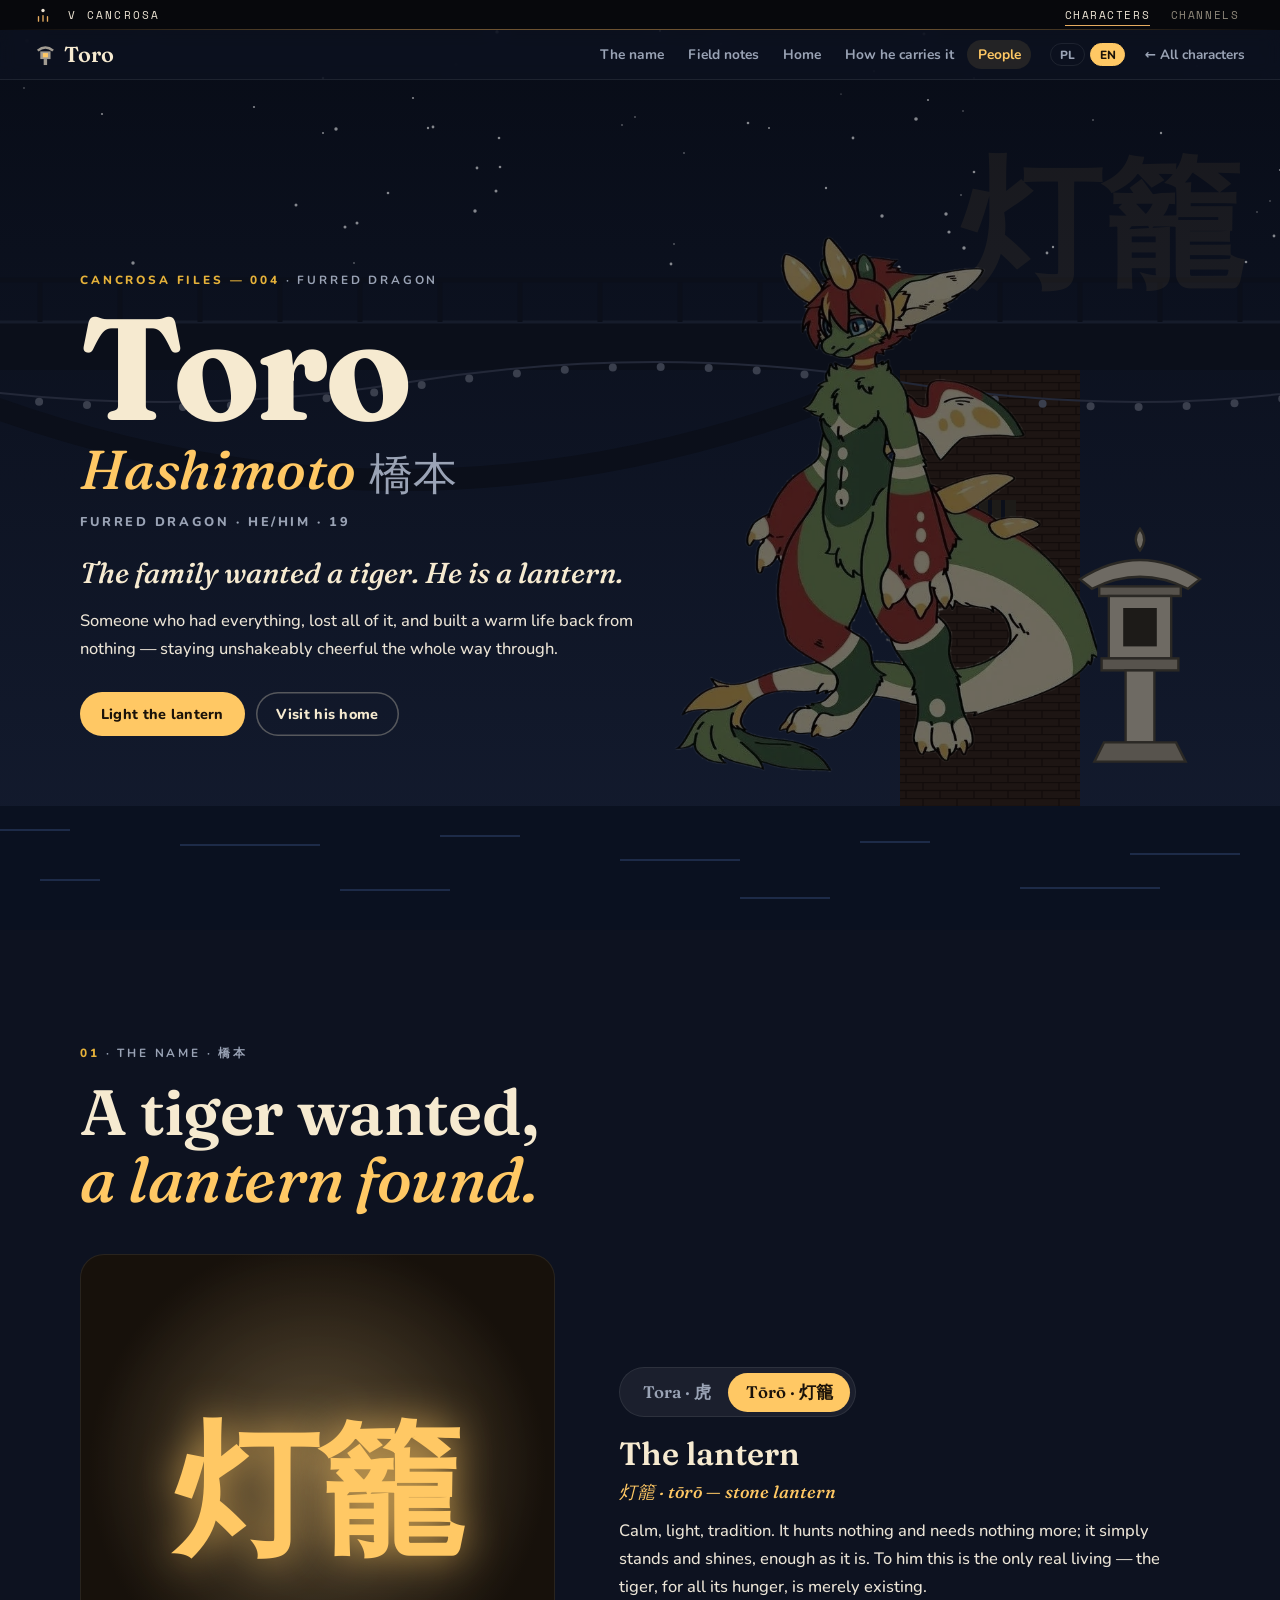
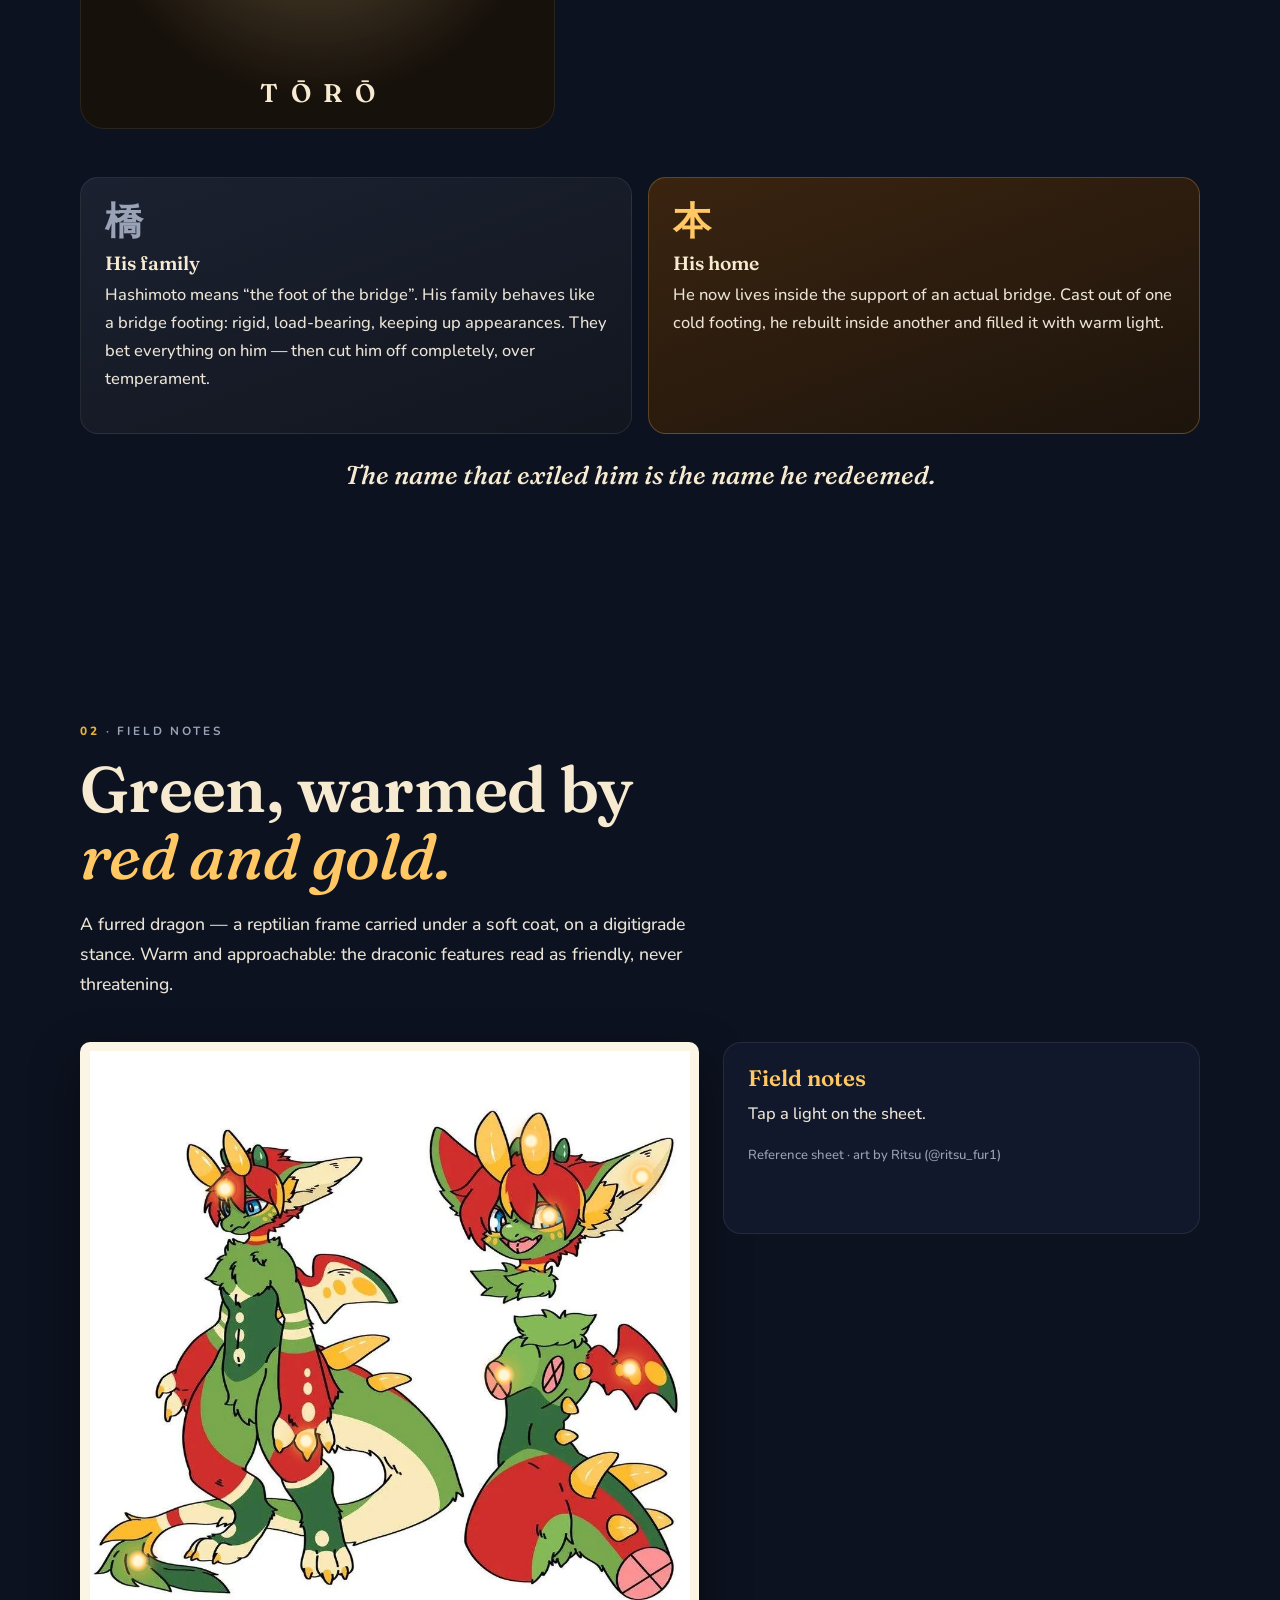
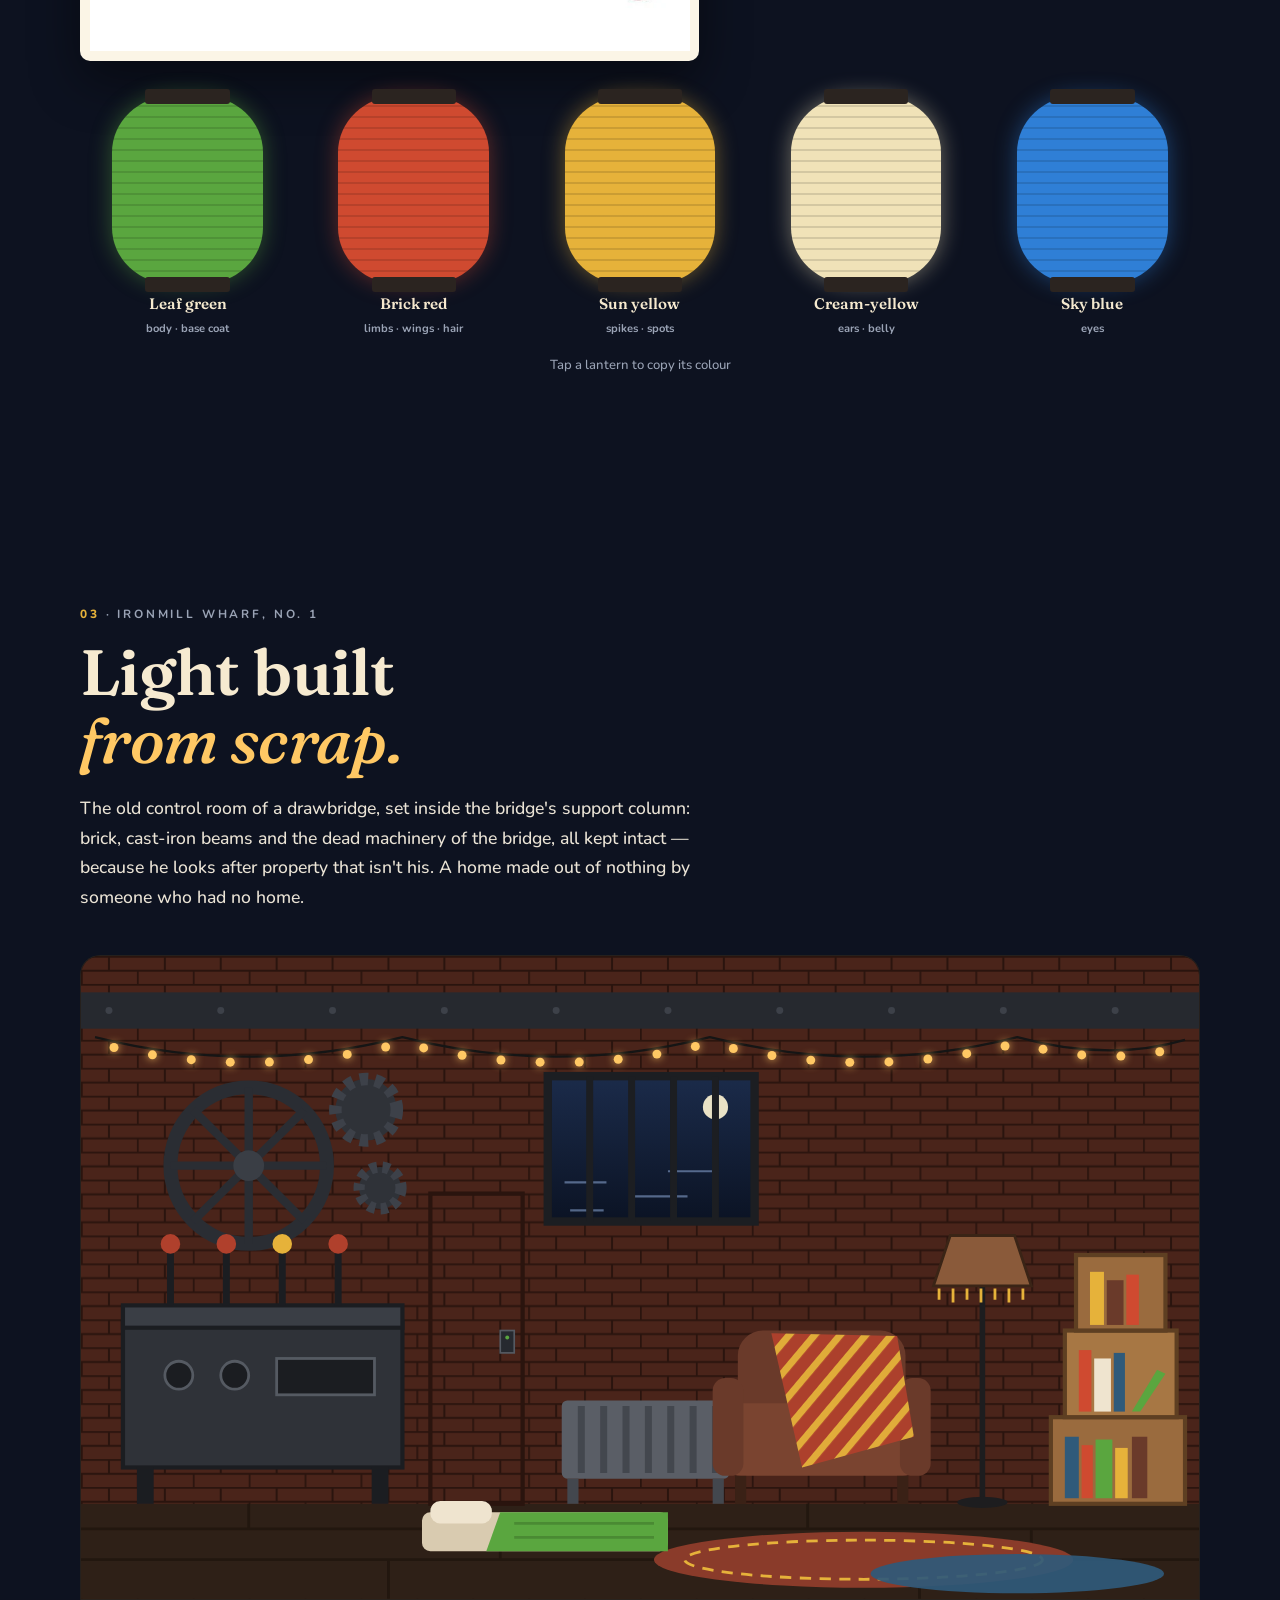
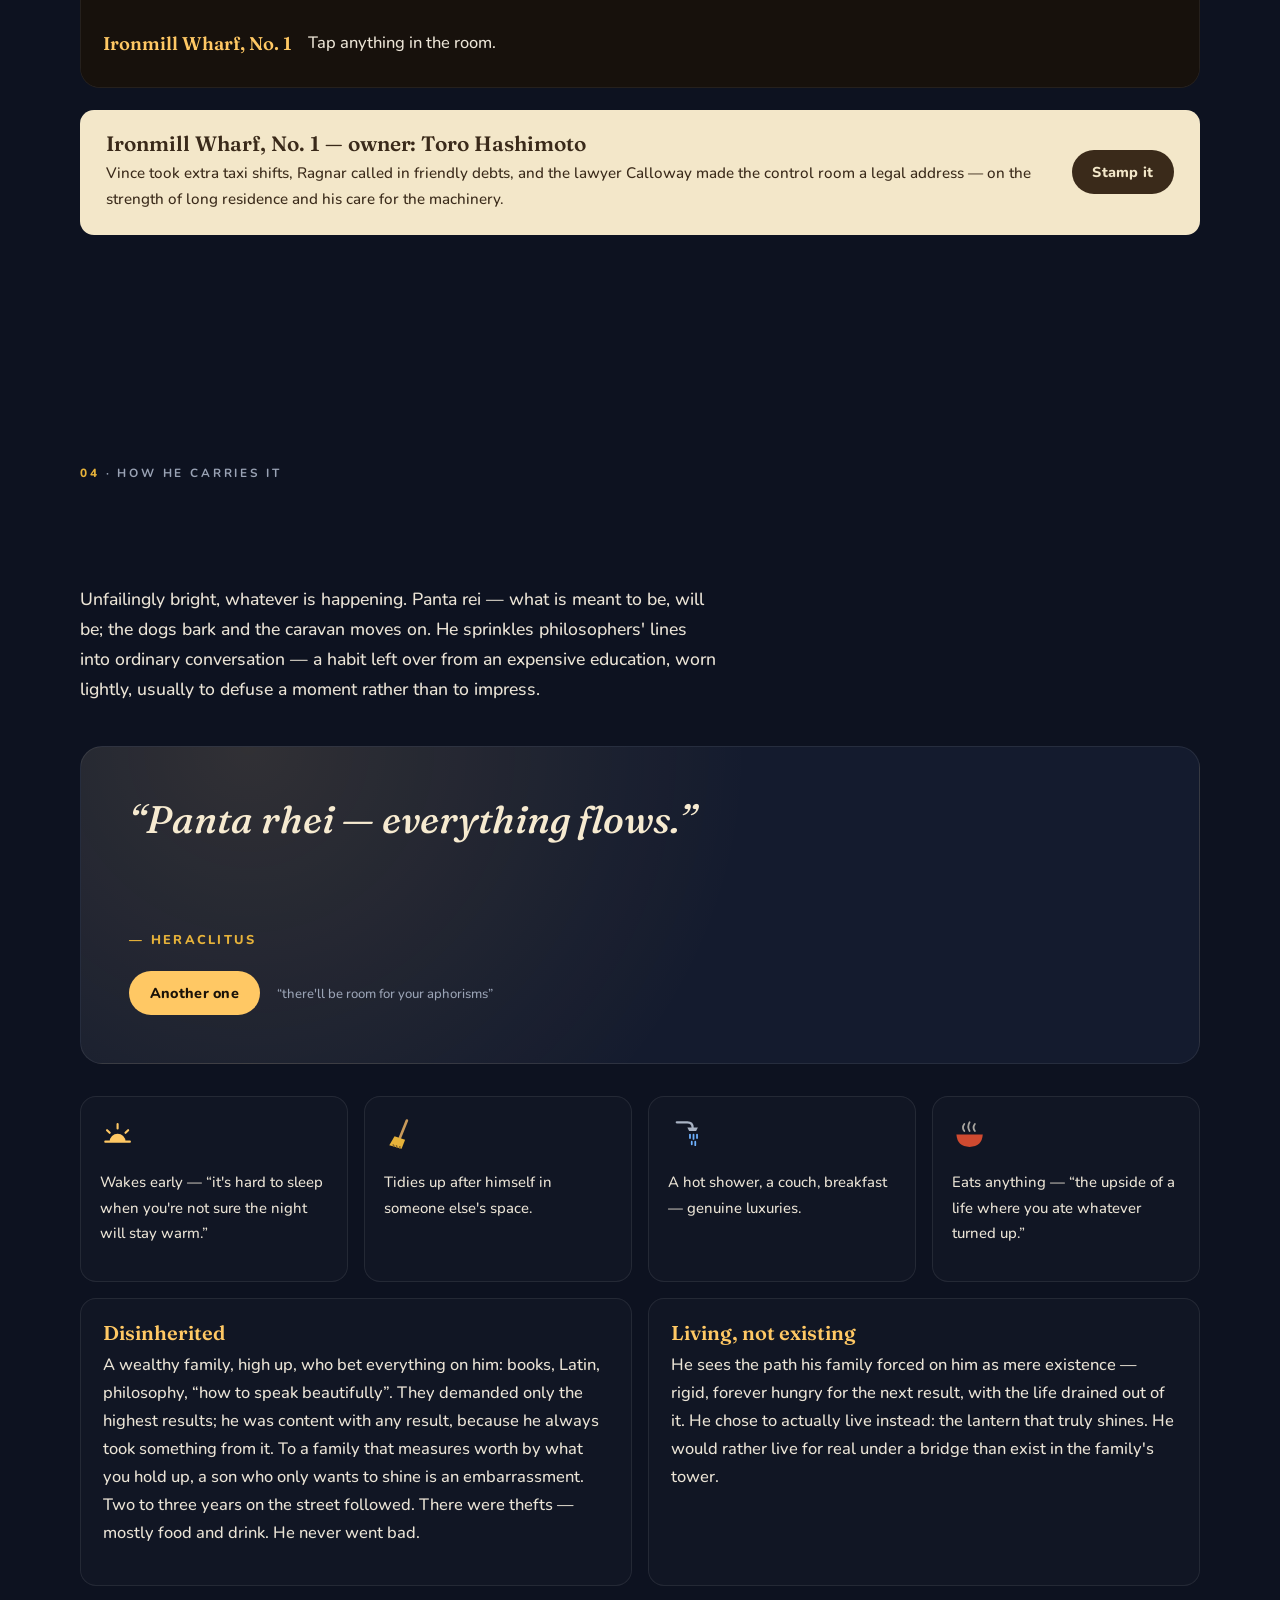
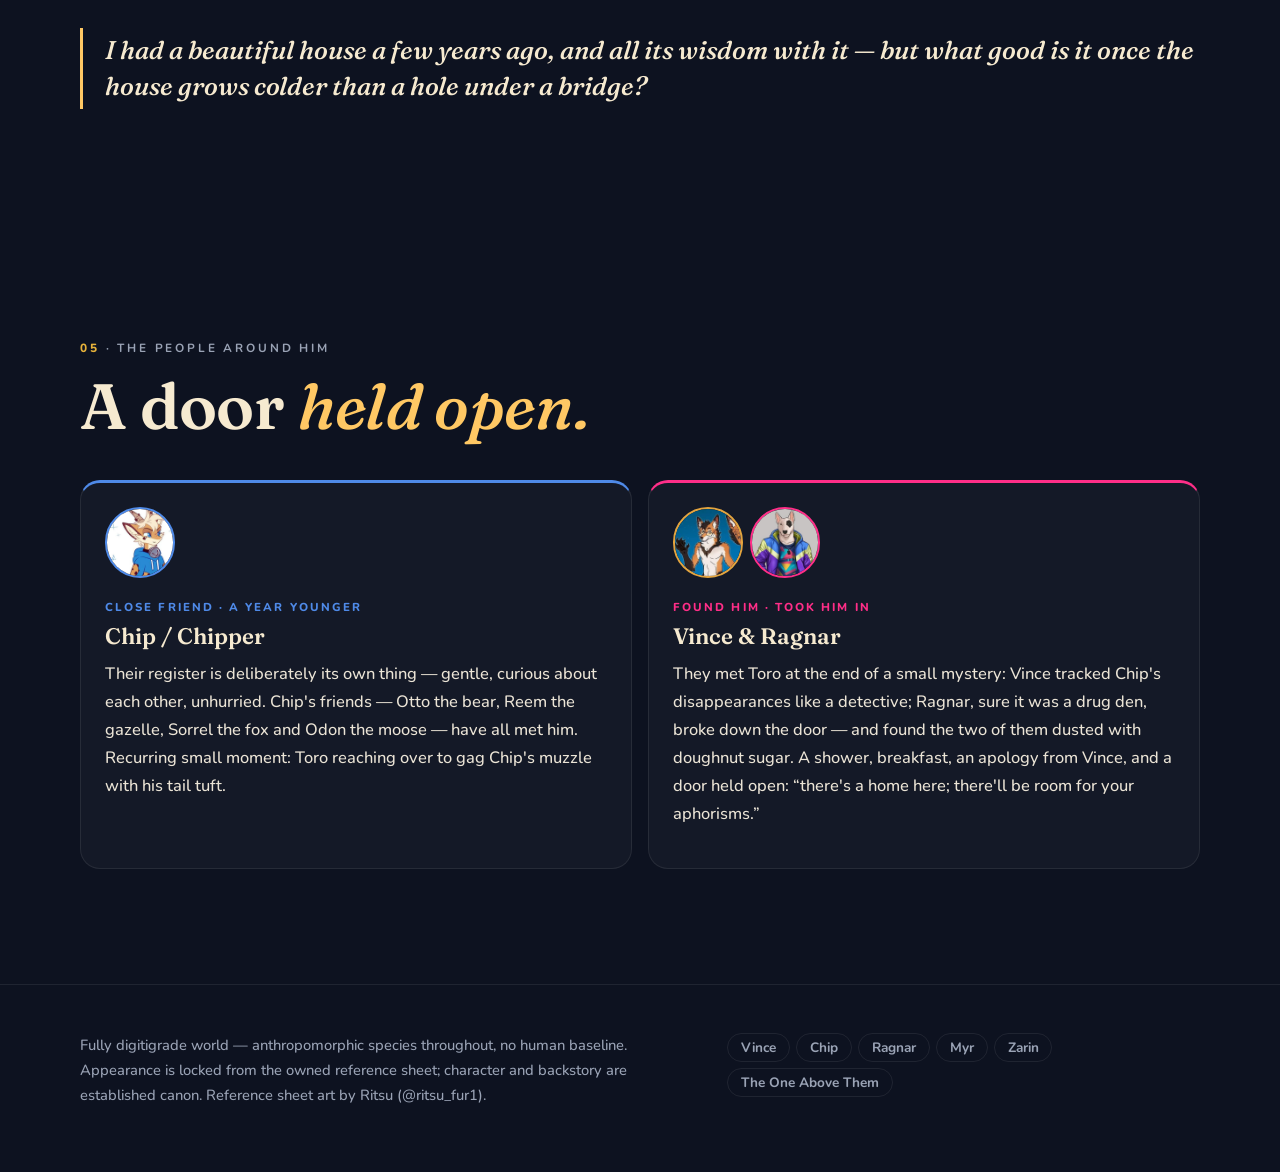
<file: toro.html>
<!doctype html>
<html lang="en" data-lang="en">
<head>
<meta charset="utf-8">
<meta name="viewport" content="width=device-width, initial-scale=1">
<title>Toro Hashimoto</title>
<meta name="description" content="Toro Hashimoto — anthropomorphic furred dragon. The family wanted a tiger. He is a lantern.">
<meta name="theme-color" content="#0d1220">
<meta name="color-scheme" content="dark">
<meta property="og:type" content="website">
<meta property="og:title" content="Toro Hashimoto">
<meta property="og:description" content="The family wanted a tiger. He is a lantern.">
<meta property="og:url" content="https://TWOJA-DOMENA.pl/toro.html">
<meta property="og:image" content="https://TWOJA-DOMENA.pl/img/toro-thumb.webp">
<link rel="icon" href="data:image/svg+xml,%3Csvg xmlns='http://www.w3.org/2000/svg' viewBox='0 0 32 32'%3E%3Crect width='32' height='32' rx='7' fill='%230d1220'/%3E%3Cpath d='M6 11 Q16 4 26 11 L24 13 Q16 8 8 13Z' fill='%23a29c92'/%3E%3Crect x='10' y='13' width='12' height='9' fill='%23a29c92'/%3E%3Crect x='13' y='15' width='6' height='5' fill='%23ffc864'/%3E%3Crect x='14' y='22' width='4' height='5' fill='%23a29c92'/%3E%3C/svg%3E">
<script>
  // Język przed pierwszym malowaniem: zapamiętany wybór albo język przeglądarki.
  (function () {
    var l;
    try { l = localStorage.getItem("lang"); } catch (e) {}
    if (l !== "pl" && l !== "en") l = /^pl\b/i.test(navigator.language || "") ? "pl" : "en";
    document.documentElement.dataset.lang = l;
    document.documentElement.lang = l;
  })();
</script>
<link rel="stylesheet" href="fonts/fonts.css">
<link rel="stylesheet" href="char.css">
<link rel="stylesheet" href="toro.css">
<link rel="stylesheet" href="uni/universe.css">
<script src="uni/universe.js" data-site="fursony" defer></script>
</head>
<body>
<a class="skip" href="#main"><span lang="en">Skip to content</span><span lang="pl">Przejdź do treści</span></a>

<header class="nav">
  <a class="logo" href="#top">
    <svg viewBox="0 0 24 30" aria-hidden="true"><path d="M2 9 Q12 1 22 9 L20 11 Q12 5 4 11Z" fill="#a29c92"/><rect x="6" y="11" width="12" height="9" fill="#a29c92"/><rect x="9" y="13" width="6" height="5" fill="#ffc864"/><rect x="10" y="20" width="4" height="7" fill="#a29c92"/></svg>
    Toro
  </a>
  <nav aria-label="Sections">
    <a href="#name"><span lang="en">The name</span><span lang="pl">Imię</span></a>
    <a href="#notes"><span lang="en">Field notes</span><span lang="pl">Wygląd</span></a>
    <a href="#home"><span lang="en">Home</span><span lang="pl">Dom</span></a>
    <a href="#carry"><span lang="en">How he carries it</span><span lang="pl">Charakter</span></a>
    <a href="#people"><span lang="en">People</span><span lang="pl">Ludzie</span></a>
  </nav>
  <div class="tools">
    <button type="button" data-set-lang="pl" aria-pressed="false">PL</button>
    <button type="button" data-set-lang="en" aria-pressed="false">EN</button>
  </div>
  <a class="back" href="index.html#postacie">← <span lang="en">All characters</span><span lang="pl">Postacie</span></a>
</header>

<main id="main">

  <!-- ================= NOC POD MOSTEM ================= -->
  <section class="hero" id="top">
    <svg class="scene" viewBox="0 0 1440 900" preserveAspectRatio="xMidYMid slice" aria-hidden="true">
      <defs>
        <linearGradient id="sky" x1="0" y1="0" x2="0" y2="1"><stop offset="0" stop-color="#080c17"/><stop offset="1" stop-color="#141c30"/></linearGradient>
        <pattern id="pillarBricks" width="34" height="16" patternUnits="userSpaceOnUse"><rect width="34" height="16" fill="#1d1513"/><path d="M0 .5 H34 M0 8.5 H34 M17 0 V8 M0 8 V16 M34 8 V16" stroke="#120c0b" stroke-width="1.4"/></pattern>
      </defs>
      <rect width="1440" height="900" fill="url(#sky)"/>
      <g id="stars"></g>
      <path d="M-20 340 Q480 560 980 340" fill="none" stroke="#0b0f1a" stroke-width="22"/>
      <rect x="-20" y="292" width="1480" height="48" fill="#0b0f1a"/>
      <path d="M-20 292 L1460 292" stroke="#161c2b" stroke-width="3"/>
      <g stroke="#0b0f1a" stroke-width="5">
        <path d="M40 292 V250 M120 292 V250 M200 292 V250 M280 292 V250 M360 292 V250 M440 292 V250 M520 292 V250 M600 292 V250 M680 292 V250 M760 292 V250 M840 292 V250 M920 292 V250 M1000 292 V250 M1080 292 V250 M1160 292 V250 M1240 292 V250 M1320 292 V250 M1400 292 V250"/>
        <path d="M0 250 H1440"/>
      </g>
      <rect x="980" y="340" width="180" height="440" fill="url(#pillarBricks)"/>
      <rect x="1044" y="470" width="52" height="62" class="window"/>
      <path d="M1057 470 V532 M1070 470 V532 M1083 470 V532" stroke="#0b0f1a" stroke-width="4"/>
      <path id="wire" d="M0 352 Q245 392 490 352 T980 352 T1440 352" fill="none" stroke="#232838" stroke-width="2"/>
      <g id="heroBulbs"></g>
      <rect x="0" y="776" width="1440" height="124" fill="#0a1120"/>
      <g class="water">
        <path class="water-line" d="M60 800 h90 M260 815 h140 M520 806 h80 M700 830 h120 M940 812 h70 M1210 824 h110 M120 850 h60 M420 860 h110 M820 868 h90 M1100 858 h140"/>
      </g>
      <ellipse class="reflection" cx="1070" cy="826" rx="46" ry="6"/>
      <ellipse class="reflection" cx="1070" cy="846" rx="26" ry="4"/>
    </svg>
    <div class="kanji-bg" lang="ja" aria-hidden="true">灯籠</div>

    <div class="wrap">
      <div>
        <p class="kicker">Cancrosa Files — 004 <b>· <span lang="en">furred dragon</span><span lang="pl">futrzasty smok</span></b></p>
        <h1>Toro<small>Hashimoto <span lang="ja">橋本</span></small></h1>
        <p class="sub"><span lang="en">Furred dragon · he/him · 19</span><span lang="pl">Futrzasty smok · on/jego · 19</span></p>
        <p class="motto">The family wanted a tiger. He is a lantern.<small lang="pl">Rodzina chciała tygrysa. On jest latarnią.</small></p>
        <p lang="en">Someone who had everything, lost all of it, and built a warm life back from nothing — staying unshakeably cheerful the whole way through.</p>
        <p lang="pl">Ktoś, kto miał wszystko, stracił to i z niczego zbudował sobie ciepłe życie — przez cały czas niezmiennie pogodny.</p>
        <div class="actions">
          <button type="button" class="btn" id="lightBtn" aria-pressed="false"></button>
          <a class="btn ghost" href="#home"><span lang="en">Visit his home</span><span lang="pl">Odwiedź jego dom</span></a>
        </div>
      </div>
      <div class="stage">
        <img class="toro" src="img/toro-cut.webp" width="621" height="787" alt="Toro" data-en-alt="Toro: green furred dragon with red tousled hair, yellow spikes, small red wings and a long tail" data-pl-alt="Toro: zielony futrzasty smok z czerwoną czupryną, żółtymi kolcami, małymi czerwonymi skrzydłami i długim ogonem">
        <button type="button" class="lantern-btn" id="lantern" data-en-label="Light the lantern" data-pl-label="Zapal latarnię" aria-label="Light the lantern">
          <svg viewBox="0 0 120 210" aria-hidden="true">
            <defs><radialGradient id="halo"><stop offset="0" stop-color="#ffc864" stop-opacity=".55"/><stop offset="1" stop-color="#ffc864" stop-opacity="0"/></radialGradient></defs>
            <circle class="halo" cx="60" cy="88" r="95"/>
            <path class="stone" d="M60 4 Q67 13 60 22 Q53 13 60 4Z"/>
            <path class="stone" d="M10 46 Q60 14 110 46 L100 54 Q60 34 20 54 Z"/>
            <rect class="stone-d" x="26" y="52" width="68" height="8"/>
            <rect class="stone" x="34" y="60" width="52" height="52"/>
            <rect class="window" x="46" y="70" width="28" height="32"/>
            <ellipse class="flame" cx="60" cy="92" rx="5" ry="9"/>
            <rect class="stone-d" x="28" y="112" width="64" height="10"/>
            <rect class="stone" x="48" y="122" width="24" height="60"/>
            <path class="stone-d" d="M30 182 H90 L98 198 H22 Z"/>
          </svg>
        </button>
      </div>
    </div>
  </section>

  <!-- ================= IMIĘ ================= -->
  <section id="name">
    <div class="wrap">
      <p class="kicker" data-reveal>01 <b>· <span lang="en">The name</span><span lang="pl">Imię</span> · <span lang="ja">橋本</span></b></p>
      <h2 data-reveal><span lang="en">A tiger wanted,<br><em>a lantern found.</em></span><span lang="pl">Chcieli tygrysa,<br><em>znaleźli latarnię.</em></span></h2>
      <div class="name-grid">
        <div class="name-card" id="nameCard" data-mode="toro" data-reveal="2">
          <span class="glyph" id="glyph" lang="ja">灯籠</span>
          <span class="romaji" id="romaji">T Ō R Ō</span>
        </div>
        <div class="name-text" data-reveal="3">
          <div class="switch" role="group" aria-label="Tora / Tōrō">
            <button type="button" data-name="tora" aria-pressed="false">Tora · 虎</button>
            <button type="button" data-name="toro" aria-pressed="true">Tōrō · 灯籠</button>
          </div>
          <div data-for="tora" hidden>
            <h3><span lang="en">The tiger</span><span lang="pl">Tygrys</span></h3>
            <p class="gloss"><span lang="en">虎 · tora — tiger</span><span lang="pl">虎 · tora — tygrys</span></p>
            <p lang="en">Predatory and never sated. Tora sits one long vowel away from tōrō — and the tiger is what his family heard in the name and demanded he become: something that hunts the next result and treats “enough” as failure.</p>
            <p lang="pl">Drapieżny i nigdy nienasycony. Tora jest o jedną długą samogłoskę od tōrō — i to tygrysa usłyszała w tym imieniu rodzina, i tego od niego żądała: czegoś, co poluje na kolejny wynik i traktuje „wystarczy” jak porażkę.</p>
          </div>
          <div data-for="toro">
            <h3><span lang="en">The lantern</span><span lang="pl">Latarnia</span></h3>
            <p class="gloss"><span lang="en">灯籠 · tōrō — stone lantern</span><span lang="pl">灯籠 · tōrō — kamienna latarnia</span></p>
            <p lang="en">Calm, light, tradition. It hunts nothing and needs nothing more; it simply stands and shines, enough as it is. To him this is the only real living — the tiger, for all its hunger, is merely existing.</p>
            <p lang="pl">Spokój, światło, tradycja. Na nic nie poluje i niczego więcej nie potrzebuje; po prostu stoi i świeci, wystarczająca taka, jaka jest. Dla niego to jedyne prawdziwe życie — tygrys, mimo całego głodu, tylko istnieje.</p>
          </div>
        </div>
      </div>

      <div class="bridge-cards">
        <article class="bcard cold" data-reveal>
          <span class="k" lang="ja">橋</span>
          <h3><span lang="en">His family</span><span lang="pl">Jego rodzina</span></h3>
          <p lang="en">Hashimoto means “the foot of the bridge”. His family behaves like a bridge footing: rigid, load-bearing, keeping up appearances. They bet everything on him — then cut him off completely, over temperament.</p>
          <p lang="pl">Hashimoto znaczy „u stóp mostu”. Jego rodzina zachowuje się jak przyczółek mostu: sztywna, nośna, trzymająca pozory. Postawiła na niego wszystko — a potem odcięła go całkowicie, z powodu temperamentu.</p>
        </article>
        <article class="bcard warm" data-reveal="2">
          <span class="k" lang="ja">本</span>
          <h3><span lang="en">His home</span><span lang="pl">Jego dom</span></h3>
          <p lang="en">He now lives inside the support of an actual bridge. Cast out of one cold footing, he rebuilt inside another and filled it with warm light.</p>
          <p lang="pl">Dziś mieszka w filarze prawdziwego mostu. Wyrzucony z jednego zimnego przyczółka, odbudował się w drugim i wypełnił go ciepłym światłem.</p>
        </article>
      </div>
      <p class="redeemed" data-reveal><span lang="en">The name that exiled him is the name he redeemed.</span><span lang="pl">Imię, które go wygnało, jest imieniem, które odkupił.</span></p>
    </div>
  </section>

  <!-- ================= NOTATKI Z RYSUNKU ================= -->
  <section id="notes">
    <div class="wrap">
      <p class="kicker" data-reveal>02 <b>· <span lang="en">Field notes</span><span lang="pl">Notatki z rysunku</span></b></p>
      <h2 data-reveal><span lang="en">Green, warmed by<br><em>red and gold.</em></span><span lang="pl">Zieleń ogrzana<br><em>czerwienią i złotem.</em></span></h2>
      <p class="intro" data-reveal="2" lang="en">A furred dragon — a reptilian frame carried under a soft coat, on a digitigrade stance. Warm and approachable: the draconic features read as friendly, never threatening.</p>
      <p class="intro" data-reveal="2" lang="pl">Futrzasty smok — gadzia rama pod miękkim futrem, na digitigradalnej postawie. Ciepły i przystępny: smocze cechy wyglądają przyjaźnie, nigdy groźnie.</p>

      <div class="notes">
        <div class="paper" data-reveal>
          <div class="shot" id="shot">
            <img src="img/toro-ref.webp" width="1000" height="1000" alt="Toro's reference sheet" data-en-alt="Toro's reference sheet: front view and back view with wings, spikes and tail" data-pl-alt="Ref sheet Toro: widok z przodu i z tyłu, ze skrzydłami, kolcami i ogonem" loading="lazy">
          </div>
        </div>
        <aside class="note-panel" aria-live="polite">
          <h3 id="noteTitle"></h3>
          <p id="noteText"></p>
          <p class="small" style="margin-top:1rem"><span lang="en">Reference sheet · art by Ritsu (@ritsu_fur1)</span><span lang="pl">Ref sheet · art: Ritsu (@ritsu_fur1)</span></p>
        </aside>
      </div>

      <div class="lanterns" data-reveal>
        <button type="button" class="plantern" data-hex="#5AA63F" style="--c:#5aa63f"><i></i><b lang="en">Leaf green</b><b lang="pl">Zieleń liścia</b><span lang="en">body · base coat</span><span lang="pl">ciało · futro</span></button>
        <button type="button" class="plantern" data-hex="#CF4A30" style="--c:#cf4a30"><i></i><b lang="en">Brick red</b><b lang="pl">Ceglana czerwień</b><span lang="en">limbs · wings · hair</span><span lang="pl">kończyny · skrzydła · włosy</span></button>
        <button type="button" class="plantern" data-hex="#E6B23A" style="--c:#e6b23a"><i></i><b lang="en">Sun yellow</b><b lang="pl">Słoneczna żółć</b><span lang="en">spikes · spots</span><span lang="pl">kolce · plamki</span></button>
        <button type="button" class="plantern" data-hex="#F0E2B8" style="--c:#f0e2b8"><i></i><b lang="en">Cream-yellow</b><b lang="pl">Kremowa żółć</b><span lang="en">ears · belly</span><span lang="pl">uszy · brzuch</span></button>
        <button type="button" class="plantern" data-hex="#2F7FD6" style="--c:#2f7fd6"><i></i><b lang="en">Sky blue</b><b lang="pl">Błękit nieba</b><span lang="en">eyes</span><span lang="pl">oczy</span></button>
      </div>
      <p class="small" style="text-align:center;margin-top:.8rem"><span lang="en">Tap a lantern to copy its colour</span><span lang="pl">Kliknij lampion, żeby skopiować kolor</span></p>
    </div>
  </section>

  <!-- ================= STEROWNIA ================= -->
  <section id="home">
    <div class="wrap">
      <p class="kicker" data-reveal>03 <b>· Ironmill Wharf, No. 1</b></p>
      <h2 data-reveal><span lang="en">Light built<br><em>from scrap.</em></span><span lang="pl">Światło zbudowane<br><em>ze złomu.</em></span></h2>
      <p class="intro" data-reveal="2" lang="en">The old control room of a drawbridge, set inside the bridge's support column: brick, cast-iron beams and the dead machinery of the bridge, all kept intact — because he looks after property that isn't his. A home made out of nothing by someone who had no home.</p>
      <p class="intro" data-reveal="2" lang="pl">Dawna sterownia mostu zwodzonego, w filarze: cegła, żeliwne belki i martwa maszyneria mostu, wszystko nietknięte — bo dba o mienie, które nie jest jego. Dom zrobiony z niczego przez kogoś, kto nie miał domu.</p>

      <div class="room-wrap" data-reveal="3">
        <svg class="room" id="room" viewBox="0 0 800 460" role="group" aria-label="The control room">
          <defs>
            <pattern id="bricks" width="40" height="20" patternUnits="userSpaceOnUse"><rect width="40" height="20" fill="#4a241a"/><path d="M0 .5 H40 M0 10.5 H40 M20 0 V10 M.5 10 V20" stroke="#2a140e" stroke-width="1.5"/></pattern>
            <pattern id="throw" width="14" height="14" patternUnits="userSpaceOnUse" patternTransform="rotate(40)"><rect width="14" height="14" fill="#b0402c"/><rect width="5" height="14" fill="#e6b23a"/></pattern>
            <linearGradient id="nightwater" x1="0" y1="0" x2="0" y2="1"><stop offset="0" stop-color="#1b2b4a"/><stop offset="1" stop-color="#0b1324"/></linearGradient>
            <radialGradient id="cone" cx="50%" cy="0%" r="100%"><stop offset="0" stop-color="#ffc864" stop-opacity=".6"/><stop offset="1" stop-color="#ffc864" stop-opacity="0"/></radialGradient>
          </defs>
          <rect width="800" height="460" fill="url(#bricks)"/>
          <rect y="392" width="800" height="68" fill="#2e2017"/>
          <path d="M0 410 H800 M0 432 H800 M120 392 V410 M300 410 V432 M520 392 V410 M680 410 V432 M220 432 V460 M600 432 V460" stroke="#22170f" stroke-width="2"/>
          <rect y="26" width="800" height="26" fill="#26292f"/>
          <g fill="#3d4149"><circle cx="20" cy="39" r="2.5"/><circle cx="100" cy="39" r="2.5"/><circle cx="180" cy="39" r="2.5"/><circle cx="260" cy="39" r="2.5"/><circle cx="340" cy="39" r="2.5"/><circle cx="420" cy="39" r="2.5"/><circle cx="500" cy="39" r="2.5"/><circle cx="580" cy="39" r="2.5"/><circle cx="660" cy="39" r="2.5"/><circle cx="740" cy="39" r="2.5"/></g>

          <!-- dywany -->
          <g class="obj" data-obj="rugs" tabindex="0" role="button">
            <ellipse cx="560" cy="432" rx="150" ry="20" fill="#8a3b2a"/>
            <ellipse cx="560" cy="432" rx="128" ry="14" fill="none" stroke="#e6b23a" stroke-width="2" stroke-dasharray="8 6"/>
            <ellipse cx="670" cy="442" rx="105" ry="14" fill="#2f5a7a" opacity=".92"/>
            <rect class="hl" x="404" y="406" width="372" height="54" rx="10"/>
          </g>

          <!-- lampki -->
          <g class="obj" data-obj="lights" tabindex="0" role="button" id="lightsObj">
            <path id="roomWire" d="M10 58 Q120 86 230 58 Q340 86 450 58 Q560 86 670 58 Q735 76 790 60" fill="none" stroke="#151515" stroke-width="1.6"/>
            <g id="roomBulbs"></g>
            <rect class="hl" x="4" y="50" width="792" height="40" rx="8"/>
          </g>

          <!-- koło zamachowe i zębatki -->
          <g class="obj" data-obj="flywheel" tabindex="0" role="button">
            <g class="spin">
              <circle cx="120" cy="150" r="56" fill="none" stroke="#2a2d33" stroke-width="10"/>
              <path d="M120 94 V206 M64 150 H176 M80 110 L160 190 M160 110 L80 190" stroke="#2a2d33" stroke-width="6"/>
              <circle cx="120" cy="150" r="11" fill="#3a3e45"/>
            </g>
            <circle class="spin rev" cx="204" cy="110" r="22" fill="#2f3238" stroke="#3d4149" stroke-width="9" stroke-dasharray="6 5"/>
            <circle class="spin" cx="214" cy="166" r="15" fill="#2f3238" stroke="#3d4149" stroke-width="8" stroke-dasharray="5 4"/>
            <rect class="hl" x="56" y="80" width="190" height="136" rx="10"/>
          </g>

          <!-- pulpit z dźwigniami -->
          <g class="obj" data-obj="levers" tabindex="0" role="button">
            <rect x="30" y="262" width="200" height="104" fill="#2f3238" stroke="#1b1d21" stroke-width="3"/>
            <rect x="30" y="250" width="200" height="16" fill="#3a3e45" stroke="#1b1d21" stroke-width="3"/>
            <rect x="40" y="366" width="12" height="26" fill="#1b1d21"/><rect x="208" y="366" width="12" height="26" fill="#1b1d21"/>
            <g class="lever"><path d="M64 250 V208" stroke="#1b1d21" stroke-width="5"/><circle cx="64" cy="206" r="7" fill="#b0402c"/></g>
            <g class="lever"><path d="M104 250 V208" stroke="#1b1d21" stroke-width="5"/><circle cx="104" cy="206" r="7" fill="#b0402c"/></g>
            <g class="lever"><path d="M144 250 V208" stroke="#1b1d21" stroke-width="5"/><circle cx="144" cy="206" r="7" fill="#e6b23a"/></g>
            <g class="lever"><path d="M184 250 V208" stroke="#1b1d21" stroke-width="5"/><circle cx="184" cy="206" r="7" fill="#b0402c"/></g>
            <circle cx="70" cy="300" r="10" fill="#1b1d21" stroke="#555a62" stroke-width="2"/><circle cx="110" cy="300" r="10" fill="#1b1d21" stroke="#555a62" stroke-width="2"/>
            <rect x="140" y="288" width="70" height="26" fill="#1b1d21" stroke="#555a62" stroke-width="2"/>
            <rect class="hl" x="22" y="194" width="216" height="204" rx="10"/>
          </g>

          <!-- drzwi na kod -->
          <g class="obj" data-obj="door" tabindex="0" role="button">
            <rect x="250" y="170" width="66" height="222" fill="none" stroke="#2a140e" stroke-width="3"/>
            <rect x="300" y="268" width="10" height="16" fill="#26292f" stroke="#555a62" stroke-width="1.2"/>
            <circle cx="305" cy="273" r="1.4" fill="#5aa63f"/>
            <rect class="hl" x="244" y="164" width="78" height="234" rx="8"/>
          </g>

          <!-- okno -->
          <g class="obj" data-obj="window" tabindex="0" role="button">
            <rect x="334" y="86" width="148" height="104" fill="url(#nightwater)" stroke="#1c1e22" stroke-width="6"/>
            <circle cx="454" cy="108" r="9" fill="#e9e2c6"/>
            <path class="shimmer" d="M346 162 h30 M394 172 h40 M350 182 h24 M420 154 h36"/>
            <path d="M364 86 V190 M394 86 V190 M424 86 V190 M454 86 V190" stroke="#1c1e22" stroke-width="5"/>
            <rect class="hl" x="326" y="78" width="164" height="120" rx="8"/>
          </g>

          <!-- kaloryfer -->
          <g class="obj" data-obj="radiator" tabindex="0" role="button">
            <path class="steam" d="M372 312 q-6 -10 0 -20 q6 -10 0 -20 M404 312 q-6 -10 0 -20 q6 -10 0 -20 M436 312 q-6 -10 0 -20 q6 -10 0 -20"/>
            <rect x="344" y="318" width="120" height="56" rx="4" fill="#5a5e66"/>
            <path d="M358 322 V370 M374 322 V370 M390 322 V370 M406 322 V370 M422 322 V370 M438 322 V370 M454 322 V370" stroke="#43474e" stroke-width="5"/>
            <rect x="348" y="374" width="8" height="18" fill="#43474e"/><rect x="452" y="374" width="8" height="18" fill="#43474e"/>
            <rect class="hl" x="336" y="264" width="136" height="132" rx="8"/>
          </g>

          <!-- fotel -->
          <g class="obj" data-obj="armchair" tabindex="0" role="button">
            <rect x="470" y="268" width="120" height="72" rx="18" fill="#6a3a2a"/>
            <rect x="460" y="320" width="140" height="52" rx="12" fill="#7a4430"/>
            <rect x="452" y="302" width="22" height="70" rx="9" fill="#6a3a2a"/><rect x="586" y="302" width="22" height="70" rx="9" fill="#6a3a2a"/>
            <path d="M494 270 L584 272 L596 344 L516 366 Z" fill="url(#throw)" opacity=".95"/>
            <rect x="468" y="372" width="8" height="20" fill="#3a2116"/><rect x="584" y="372" width="8" height="20" fill="#3a2116"/>
            <rect class="hl" x="444" y="260" width="172" height="136" rx="10"/>
          </g>

          <!-- lampa z frędzlami -->
          <g class="obj" data-obj="lamp" tabindex="0" role="button" id="lampObj">
            <path class="cone" d="M645 236 L586 392 H706 Z"/>
            <path d="M645 236 V390" stroke="#1d1d1f" stroke-width="4"/>
            <ellipse cx="645" cy="391" rx="18" ry="4" fill="#1d1d1f"/>
            <path class="shade" d="M622 200 H668 L680 236 H610 Z" stroke="#3a2416" stroke-width="2"/>
            <path d="M614 238 v8 M624 238 v10 M634 238 v8 M644 238 v10 M654 238 v8 M664 238 v10 M674 238 v8" stroke="#e6b23a" stroke-width="2"/>
            <rect class="hl" x="602" y="192" width="86" height="204" rx="8"/>
          </g>

          <!-- skrzynki z książkami -->
          <g class="obj" data-obj="crates" tabindex="0" role="button">
            <rect x="694" y="330" width="96" height="62" fill="#9a6b3e" stroke="#5e3f22" stroke-width="3"/>
            <rect x="704" y="268" width="80" height="62" fill="#a77744" stroke="#5e3f22" stroke-width="3"/>
            <rect x="712" y="214" width="64" height="54" fill="#9a6b3e" stroke="#5e3f22" stroke-width="3"/>
            <g><rect x="704" y="344" width="10" height="44" fill="#2f5a7a"/><rect x="716" y="350" width="8" height="38" fill="#cf4a30"/><rect x="726" y="346" width="12" height="42" fill="#5aa63f"/><rect x="740" y="352" width="9" height="36" fill="#e6b23a"/><rect x="752" y="344" width="11" height="44" fill="#6a3a2a"/></g>
            <g><rect x="714" y="282" width="9" height="44" fill="#cf4a30"/><rect x="725" y="288" width="12" height="38" fill="#efe4cf"/><rect x="739" y="284" width="8" height="42" fill="#2f5a7a"/><path d="M752 326 L770 296 L776 299 L758 326 Z" fill="#5aa63f"/></g>
            <g><rect x="722" y="226" width="10" height="38" fill="#e6b23a"/><rect x="734" y="232" width="12" height="32" fill="#6a3a2a"/><rect x="748" y="228" width="9" height="36" fill="#cf4a30"/></g>
            <rect class="hl" x="686" y="206" width="112" height="190" rx="8"/>
          </g>

          <!-- materac -->
          <g class="obj" data-obj="mattress" tabindex="0" role="button">
            <rect x="244" y="398" width="176" height="28" rx="6" fill="#d9cbb0"/>
            <rect x="250" y="390" width="44" height="16" rx="7" fill="#efe4cf"/>
            <path d="M300 398 H420 V426 H290 Z" fill="#5aa63f"/>
            <path d="M310 406 H410 M310 416 H410" stroke="#4a8a33" stroke-width="2"/>
            <rect class="hl" x="236" y="382" width="192" height="52" rx="8"/>
          </g>
        </svg>
        <div class="room-caption" aria-live="polite"><b id="objName"></b><p id="objText"></p></div>
      </div>

      <div class="deed" id="deed" data-reveal>
        <div>
          <h3>Ironmill Wharf, No. 1 — <span lang="en">owner: Toro Hashimoto</span><span lang="pl">właściciel: Toro Hashimoto</span></h3>
          <p lang="en">Vince took extra taxi shifts, Ragnar called in friendly debts, and the lawyer Calloway made the control room a legal address — on the strength of long residence and his care for the machinery.</p>
          <p lang="pl">Vince brał dodatkowe kursy, Ragnar ściągnął przyjacielskie długi, a prawnik Calloway zrobił ze sterowni legalny adres — na podstawie długiego zamieszkania i troski o maszynerię.</p>
        </div>
        <button type="button" class="btn" id="stampBtn"><span lang="en">Stamp it</span><span lang="pl">Przybij pieczątkę</span></button>
        <span class="stamp" aria-hidden="true"><span lang="en">Legal address</span><span lang="pl">Adres legalny</span></span>
      </div>
    </div>
  </section>

  <!-- ================= CHARAKTER ================= -->
  <section id="carry">
    <div class="wrap">
      <p class="kicker" data-reveal>04 <b>· <span lang="en">How he carries it</span><span lang="pl">Jak to wszystko niesie</span></b></p>
      <h2 data-reveal><span lang="en">Everything <em>flows.</em></span><span lang="pl">Wszystko <em>płynie.</em></span></h2>
      <p class="intro" data-reveal="2" lang="en">Unfailingly bright, whatever is happening. Panta rei — what is meant to be, will be; the dogs bark and the caravan moves on. He sprinkles philosophers' lines into ordinary conversation — a habit left over from an expensive education, worn lightly, usually to defuse a moment rather than to impress.</p>
      <p class="intro" data-reveal="2" lang="pl">Niezmiennie pogodny, cokolwiek się dzieje. Panta rei — co ma być, to będzie; psy szczekają, karawana jedzie dalej. Wplata cytaty z filozofów w zwykłe rozmowy — nawyk po drogiej edukacji, noszony lekko, zwykle po to, żeby rozbroić chwilę, a nie zaimponować.</p>

      <div class="aphorism" data-reveal="3">
        <blockquote id="aph" aria-live="polite"></blockquote>
        <cite id="aphBy"></cite>
        <button type="button" class="btn" id="aphBtn"><span lang="en">Another one</span><span lang="pl">Jeszcze jeden</span></button>
        <span class="small" style="margin-left:.8rem"><span lang="en">“there'll be room for your aphorisms”</span><span lang="pl">„znajdzie się miejsce na twoje aforyzmy”</span></span>
      </div>

      <div class="habits">
        <div class="habit" data-reveal>
          <svg viewBox="0 0 40 40" aria-hidden="true"><path d="M6 28 H34" stroke="#ffc864" stroke-width="2.4" stroke-linecap="round"/><path d="M11 28 A9 9 0 0 1 29 28" fill="#ffc864"/><path d="M20 8 V13 M8 15 L11 18 M32 15 L29 18" stroke="#ffc864" stroke-width="2.4" stroke-linecap="round"/></svg>
          <p lang="en">Wakes early — “it's hard to sleep when you're not sure the night will stay warm.”</p>
          <p lang="pl">Budzi się wcześnie — „trudno spać, kiedy nie wiesz, czy noc zostanie ciepła”.</p>
        </div>
        <div class="habit" data-reveal="2">
          <svg viewBox="0 0 40 40" aria-hidden="true"><path d="M26 4 L18 24" stroke="#c99a5a" stroke-width="3" stroke-linecap="round"/><path d="M12 22 L24 26 L20 36 L6 32 Z" fill="#e6b23a"/><path d="M10 31 L12 34 M14 32 L15 35 M18 33 L18 36" stroke="#8a6a2a" stroke-width="1.6"/></svg>
          <p lang="en">Tidies up after himself in someone else's space.</p>
          <p lang="pl">Sprząta po sobie w cudzym miejscu.</p>
        </div>
        <div class="habit" data-reveal="3">
          <svg viewBox="0 0 40 40" aria-hidden="true"><path d="M10 6 H22 Q28 6 28 12" fill="none" stroke="#a9b3c4" stroke-width="2.6" stroke-linecap="round"/><path d="M22 12 H34 L32 16 H24 Z" fill="#a9b3c4"/><path d="M25 20 V24 M29 20 V25 M33 20 V24 M27 28 V31 M31 28 V32" stroke="#6fb2ff" stroke-width="2" stroke-linecap="round"/></svg>
          <p lang="en">A hot shower, a couch, breakfast — genuine luxuries.</p>
          <p lang="pl">Gorący prysznic, kanapa, śniadanie — prawdziwy luksus.</p>
        </div>
        <div class="habit" data-reveal="4">
          <svg viewBox="0 0 40 40" aria-hidden="true"><path d="M5 20 H35 Q34 34 20 34 Q6 34 5 20 Z" fill="#cf4a30"/><path d="M14 8 q-3 4 0 8 M20 6 q-3 5 0 10 M26 8 q-3 4 0 8" fill="none" stroke="#ebe4d6" stroke-width="2" stroke-linecap="round" opacity=".7"/></svg>
          <p lang="en">Eats anything — “the upside of a life where you ate whatever turned up.”</p>
          <p lang="pl">Je wszystko — „plus życia, w którym jadłeś, co się trafiło”.</p>
        </div>
      </div>

      <div class="cols">
        <div class="box" data-reveal>
          <h3><span lang="en">Disinherited</span><span lang="pl">Wydziedziczony</span></h3>
          <p lang="en">A wealthy family, high up, who bet everything on him: books, Latin, philosophy, “how to speak beautifully”. They demanded only the highest results; he was content with any result, because he always took something from it. To a family that measures worth by what you hold up, a son who only wants to shine is an embarrassment. Two to three years on the street followed. There were thefts — mostly food and drink. He never went bad.</p>
          <p lang="pl">Zamożna rodzina, wysoko, która postawiła na niego wszystko: książki, łacina, filozofia, „jak pięknie mówić”. Żądali tylko najwyższych wyników; on był zadowolony z każdego, bo z każdego coś wynosił. Dla rodziny, która mierzy wartość tym, co trzymasz w górze, syn, który chce tylko świecić, jest wstydem. Potem dwa, trzy lata na ulicy. Zdarzały się kradzieże — głównie jedzenie i picie. Nigdy nie zszedł na złą drogę.</p>
        </div>
        <div class="box" data-reveal="2">
          <h3><span lang="en">Living, not existing</span><span lang="pl">Żyć, a nie istnieć</span></h3>
          <p lang="en">He sees the path his family forced on him as mere existence — rigid, forever hungry for the next result, with the life drained out of it. He chose to actually live instead: the lantern that truly shines. He would rather live for real under a bridge than exist in the family's tower.</p>
          <p lang="pl">Drogę narzuconą przez rodzinę widzi jako zwykłe istnienie — sztywne, wiecznie głodne kolejnego wyniku, z wyssanym życiem. Wybrał prawdziwe życie: latarnię, która naprawdę świeci. Woli żyć naprawdę pod mostem, niż istnieć w rodzinnej wieży.</p>
        </div>
      </div>

      <blockquote class="house" data-reveal>I had a beautiful house a few years ago, and all its wisdom with it — but what good is it once the house grows colder than a hole under a bridge?
        <small lang="pl">Kilka lat temu miałem piękny dom, a w nim całą jego mądrość — ale na co ona, skoro dom zrobił się zimniejszy niż dziura pod mostem?</small></blockquote>
    </div>
  </section>

  <!-- ================= LUDZIE ================= -->
  <section id="people">
    <div class="wrap">
      <p class="kicker" data-reveal>05 <b>· <span lang="en">The people around him</span><span lang="pl">Ludzie wokół niego</span></b></p>
      <h2 data-reveal><span lang="en">A door <em>held open.</em></span><span lang="pl">Przytrzymane <em>drzwi.</em></span></h2>
      <div class="people">
        <article class="person" style="--c:#4f8ae8" data-reveal>
          <div class="faces"><img src="img/chip-thumb.webp" alt="" loading="lazy"></div>
          <span class="role"><span lang="en">Close friend · a year younger</span><span lang="pl">Bliski przyjaciel · rok młodszy</span></span>
          <h3><a href="chip.html">Chip / Chipper</a></h3>
          <p lang="en">Their register is deliberately its own thing — gentle, curious about each other, unhurried. Chip's friends — Otto the bear, Reem the gazelle, Sorrel the fox and Odon the moose — have all met him. Recurring small moment: Toro reaching over to gag Chip's muzzle with his tail tuft.</p>
          <p lang="pl">Ich rytm jest celowo własny — łagodny, ciekawy siebie nawzajem, niespieszny. Przyjaciele Chipa — niedźwiedź Otto, gazela Reem, lisica Sorrel i łoś Odon — wszyscy już go poznali. Powracający moment: Toro sięga ogonem i puszystą kitą zamyka Chipowi pyszczek.</p>
        </article>
        <article class="person" style="--c:#ff2e88" data-reveal="2">
          <div class="faces"><img src="img/vince-thumb.webp" alt="" loading="lazy" style="border-color:#e3a43f"><img src="img/ragnar-thumb.webp" alt="" loading="lazy"></div>
          <span class="role"><span lang="en">Found him · took him in</span><span lang="pl">Znaleźli go · przygarnęli</span></span>
          <h3><a href="vince.html">Vince</a> &amp; <a href="ragnar.html">Ragnar</a></h3>
          <p lang="en">They met Toro at the end of a small mystery: Vince tracked Chip's disappearances like a detective; Ragnar, sure it was a drug den, broke down the door — and found the two of them dusted with doughnut sugar. A shower, breakfast, an apology from Vince, and a door held open: “there's a home here; there'll be room for your aphorisms.”</p>
          <p lang="pl">Poznali Toro na końcu małej zagadki: Vince śledził znikanie Chipa jak detektyw; Ragnar, pewien, że to melina, wyważył drzwi — i znaleźli dwójkę obsypaną cukrem pudrem z pączków. Prysznic, śniadanie, przeprosiny od Vince'a i przytrzymane drzwi: „tu jest dom; znajdzie się miejsce na twoje aforyzmy”.</p>
        </article>
      </div>
    </div>
  </section>
</main>

<footer>
  <div class="wrap foot">
    <div>
      <p lang="en">Fully digitigrade world — anthropomorphic species throughout, no human baseline. Appearance is locked from the owned reference sheet; character and backstory are established canon. Reference sheet art by Ritsu (@ritsu_fur1).</p>
      <p lang="pl">Świat w pełni digitigradalny — wszędzie antropomorficzne gatunki, bez ludzi. Wygląd jest ustalony na podstawie posiadanego ref sheetu; charakter i historia to kanon. Ref sheet: Ritsu (@ritsu_fur1).</p>
    </div>
    <div class="others">
      <a href="vince.html">Vince</a><a href="chip.html">Chip</a><a href="ragnar.html">Ragnar</a><a href="myr.html">Myr</a><a href="zarin.html">Zarin</a><a href="index.html">The One Above Them</a>
    </div>
  </div>
</footer>

<script src="char.js"></script>
<script>
  const { t } = CHAR;
  const SVGNS = "http://www.w3.org/2000/svg";
  const rand = (a, b) => a + Math.random() * (b - a);

  // ---------- Gwiazdy i lampki pod mostem ----------
  const stars = document.getElementById("stars");
  for (let i = 0; i < 70; i++) {
    const c = document.createElementNS(SVGNS, "circle");
    c.setAttribute("class", "star");
    c.setAttribute("cx", rand(0, 1440).toFixed(0));
    c.setAttribute("cy", rand(0, 240).toFixed(0));
    c.setAttribute("r", rand(.6, 1.8).toFixed(1));
    c.style.animationDelay = rand(-3, 0).toFixed(2) + "s";
    stars.append(c);
  }
  function stringBulbs(pathId, groupId, gap, cls, r) {
    const path = document.getElementById(pathId);
    const g = document.getElementById(groupId);
    const len = path.getTotalLength();
    for (let d = gap / 2; d < len; d += gap) {
      const p = path.getPointAtLength(d);
      const c = document.createElementNS(SVGNS, "circle");
      c.setAttribute("class", cls);
      c.setAttribute("cx", p.x.toFixed(1));
      c.setAttribute("cy", (p.y + r + 1).toFixed(1));
      c.setAttribute("r", r);
      c.style.animationDelay = rand(-2, 0).toFixed(2) + "s";
      g.append(c);
    }
  }
  stringBulbs("wire", "heroBulbs", 48, "bulb", 4);
  stringBulbs("roomWire", "roomBulbs", 28, "room-bulb", 3.2);

  // ---------- Latarnia: zapala całą stronę ----------
  const root = document.documentElement;
  const lightBtn = document.getElementById("lightBtn");
  const lantern = document.getElementById("lantern");
  function renderLight() {
    const lit = root.classList.contains("lit");
    lightBtn.textContent = lit ? t({ en: "Let it rest", pl: "Zgaś latarnię" }) : t({ en: "Light the lantern", pl: "Zapal latarnię" });
    lightBtn.setAttribute("aria-pressed", String(lit));
    lantern.setAttribute("aria-pressed", String(lit));
  }
  function toggleLight() {
    root.classList.toggle("lit");
    renderLight();
  }
  lightBtn.addEventListener("click", toggleLight);
  lantern.addEventListener("click", toggleLight);

  // ---------- Tora / tōrō ----------
  const nameCard = document.getElementById("nameCard");
  const glyph = document.getElementById("glyph");
  const romaji = document.getElementById("romaji");
  document.querySelectorAll(".switch button").forEach(b => b.addEventListener("click", () => {
    const mode = b.dataset.name;
    nameCard.dataset.mode = mode;
    glyph.textContent = mode === "tora" ? "虎" : "灯籠";
    romaji.textContent = mode === "tora" ? "T O R A" : "T Ō R Ō";
    document.querySelectorAll(".switch button").forEach(x => x.setAttribute("aria-pressed", String(x === b)));
    document.querySelectorAll("[data-for]").forEach(d => d.hidden = d.dataset.for !== mode);
  }));

  // ---------- Notatki z rysunku ----------
  const NOTES = [
    { x: 73.5, y: 15, en: ["Spikes, not horns", "Soft-looking keratin crests down the head and nape. Chip once mistook them for horns in the dark — that's on Chip."], pl: ["Kolce, nie rogi", "Miękkie z wyglądu grzebienie z keratyny na głowie i karku. Chip wziął je kiedyś po ciemku za rogi — to błąd Chipa."] },
    { x: 92, y: 21, en: ["Ears", "Large, cream-yellow and mobile — they turn with his mood."], pl: ["Uszy", "Duże, kremowożółte i ruchliwe — obracają się razem z nastrojem."] },
    { x: 22.5, y: 23, en: ["Headfur", "Red and tousled, with a single yellow strand running through it."], pl: ["Czupryna", "Czerwona i potargana, z jednym żółtym pasemkiem."] },
    { x: 76.5, y: 27.5, en: ["Eyes and freckles", "Bright blue eyes, an open, easily cheerful face — and freckles with no magic behind them, unlike Chip's."], pl: ["Oczy i piegi", "Jasnoniebieskie oczy, otwarta, łatwo rozpogadzająca się twarz — i piegi bez żadnej magii, inaczej niż u Chipa."] },
    { x: 90, y: 53, en: ["Wings", "Small, red, flecked with yellow spots — decorative, far too small to lift him."], pl: ["Skrzydła", "Małe, czerwone, w żółte plamki — ozdobne, o wiele za małe, żeby go unieść."] },
    { x: 36, y: 65, en: ["Hands", "A thumb plus two fingers, in every pose. A defining trait, not a stylisation."], pl: ["Dłonie", "Kciuk i dwa palce, w każdej pozie. To cecha, nie stylizacja."] },
    { x: 8, y: 85, en: ["Tail tuft", "A tail about his own height, ending in a bushy tuft with a life of its own — it can flick up to gag a muzzle mid-sentence."], pl: ["Kita ogona", "Ogon długi mniej więcej jak on sam, zakończony puszystą kitą, która żyje własnym życiem — potrafi wyskoczyć i zamknąć komuś pyszczek w pół zdania."] },
    { x: 69, y: 54, en: ["Pink crossed circles", "A sheet convention — “the body continues here, hidden”. Never holes or openings."], pl: ["Różowe przekreślone kółka", "Konwencja arkusza — „ciało ciągnie się tu dalej, ukryte”. Nigdy dziury ani otwory."] },
  ];
  const shot = document.getElementById("shot");
  let note = null;
  const dots = NOTES.map((n, i) => {
    const b = document.createElement("button");
    b.type = "button";
    b.className = "lamp-dot";
    b.style.left = n.x + "%";
    b.style.top = n.y + "%";
    b.style.animationDelay = (i * -.3) + "s";
    b.addEventListener("click", () => { note = i; renderNote(); });
    shot.append(b);
    return b;
  });
  function renderNote() {
    dots.forEach((b, i) => {
      b.setAttribute("aria-pressed", String(note === i));
      b.setAttribute("aria-label", NOTES[i][CHAR.lang()][0]);
    });
    const [title, text] = note === null
      ? [t({ en: "Field notes", pl: "Notatki" }), t({ en: "Tap a light on the sheet.", pl: "Kliknij światełko na rysunku." })]
      : NOTES[note][CHAR.lang()];
    document.getElementById("noteTitle").textContent = title;
    document.getElementById("noteText").textContent = text;
  }

  document.querySelectorAll(".plantern").forEach(b => b.addEventListener("click", async () => {
    const ok = await CHAR.copy(b.dataset.hex);
    CHAR.toast(ok ? t({ en: "Copied " + b.dataset.hex, pl: "Skopiowano " + b.dataset.hex }) : b.dataset.hex);
  }));

  // ---------- Sterownia ----------
  const OBJ = {
    levers: { en: ["Lever desk", "The bridge's dead machinery, kept intact — he looks after property that isn't his."], pl: ["Pulpit z dźwigniami", "Martwa maszyneria mostu, nietknięta — dba o mienie, które nie jest jego."] },
    flywheel: { en: ["Flywheel & gears", "The drawbridge's old gearing, left exactly where it was. It hasn't lifted the bridge in years."], pl: ["Koło zamachowe i zębatki", "Stara przekładnia mostu zwodzonego, zostawiona dokładnie tam, gdzie była. Od lat nie podniosła mostu."] },
    window: { en: ["Barred window", "High up, facing the water."], pl: ["Okno z kratą", "Wysoko, z widokiem na wodę."] },
    radiator: { en: ["Radiator", "It barely breathes. He's grateful anyway."], pl: ["Kaloryfer", "Ledwo oddycha. Toro i tak jest wdzięczny."] },
    armchair: { en: ["Armchair", "Throw-covered, found on the street, assembled with real care until the place is warm rather than bleak."], pl: ["Fotel", "Pod narzutą, znaleziony na ulicy, urządzony z prawdziwą troską, aż miejsce stało się ciepłe, a nie ponure."] },
    lamp: { en: ["Tasselled lamp", "Click it to switch it on — or off."], pl: ["Lampa z frędzlami", "Kliknij, żeby ją zapalić — albo zgasić."] },
    lights: { en: ["Fairy lights", "Strung along the cast-iron beam."], pl: ["Lampki", "Rozwieszone wzdłuż żeliwnej belki."] },
    crates: { en: ["Crate shelving", "Books, Latin, philosophy — what's left of an expensive education, worn lightly."], pl: ["Półki ze skrzynek", "Książki, łacina, filozofia — to, co zostało z drogiej edukacji, noszone lekko."] },
    mattress: { en: ["Mattress", "For now. The plan: split the main room into a sitting room and a bedroom, add a kitchen and a bathroom — so he can have Chip over."], pl: ["Materac", "Na razie. Plan: podzielić główny pokój na salon i sypialnię, dodać kuchnię i łazienkę — żeby mógł zaprosić Chipa."] },
    rugs: { en: ["Two rugs", "Overlapping, mismatched, warm."], pl: ["Dwa dywany", "Nachodzące na siebie, niedobrane, ciepłe."] },
    door: { en: ["Coded door", "The way in: a hidden door in the bridge support. No, you don't get the code."], pl: ["Drzwi na kod", "Wejście: ukryte drzwi w filarze mostu. Nie, kodu nie dostaniesz."] },
  };
  const room = document.getElementById("room");
  const objs = room.querySelectorAll(".obj");
  let current = null;
  function renderObj() {
    objs.forEach(o => o.setAttribute("aria-label", OBJ[o.dataset.obj][CHAR.lang()][0]));
    const [name, text] = current ? OBJ[current][CHAR.lang()] : [t({ en: "Ironmill Wharf, No. 1", pl: "Ironmill Wharf, nr 1" }), t({ en: "Tap anything in the room.", pl: "Kliknij cokolwiek w pokoju." })];
    document.getElementById("objName").textContent = name;
    document.getElementById("objText").textContent = text;
  }
  function activate(o) {
    const key = o.dataset.obj;
    current = key;
    if (key === "flywheel") { o.classList.remove("spun"); void o.getBoundingClientRect(); o.classList.add("spun"); }
    if (key === "levers" || key === "radiator") {
      if (key === "radiator") { o.classList.remove("on"); void o.getBoundingClientRect(); o.classList.add("on"); }
      else o.classList.toggle("on");
    }
    if (key === "lamp") room.classList.toggle("lamp-on");
    if (key === "lights") room.classList.toggle("room-lights");
    renderObj();
  }
  objs.forEach(o => {
    o.addEventListener("click", () => activate(o));
    o.addEventListener("keydown", e => { if (e.key === "Enter" || e.key === " ") { e.preventDefault(); activate(o); } });
  });
  room.classList.add("room-lights");

  document.getElementById("stampBtn").addEventListener("click", () => {
    const deed = document.getElementById("deed");
    deed.classList.remove("stamped");
    void deed.offsetWidth;
    deed.classList.add("stamped");
  });

  // ---------- Aforyzmy ----------
  const APH = [
    { en: ["Panta rhei — everything flows.", "Heraclitus"], pl: ["Panta rhei — wszystko płynie.", "Heraklit"] },
    { en: ["No one steps into the same river twice.", "Heraclitus"], pl: ["Nie wchodzi się dwa razy do tej samej rzeki.", "Heraklit"] },
    { en: ["Very little is needed to make a happy life.", "Marcus Aurelius"], pl: ["Do szczęśliwego życia potrzeba bardzo niewiele.", "Marek Aureliusz"] },
    { en: ["It is not the one who has too little who is poor, but the one who craves more.", "Seneca"], pl: ["Ubogi nie jest ten, kto ma mało, lecz ten, kto pragnie więcej.", "Seneka"] },
    { en: ["Wealth consists not in having great possessions, but in having few wants.", "Epictetus"], pl: ["Bogactwo nie polega na posiadaniu wielu rzeczy, lecz na tym, by mało potrzebować.", "Epiktet"] },
    { en: ["Whoever knows that enough is enough will always have enough.", "Laozi"], pl: ["Kto wie, że dość znaczy dość, zawsze będzie miał dość.", "Laozi"] },
    { en: ["Stand a little out of my sun.", "Diogenes, to Alexander"], pl: ["Odsuń się trochę, zasłaniasz mi słońce.", "Diogenes do Aleksandra"] },
    { en: ["The dogs bark; the caravan moves on.", "proverb"], pl: ["Psy szczekają, karawana jedzie dalej.", "przysłowie"] },
    { en: ["Dum spiro, spero — while I breathe, I hope.", "Latin motto"], pl: ["Dum spiro, spero — póki oddycham, mam nadzieję.", "łacińska sentencja"] },
  ];
  let aph = 0;
  const aphEl = document.getElementById("aph");
  function renderAph() {
    const [q, by] = APH[aph][CHAR.lang()];
    aphEl.textContent = "“" + q + "”";
    document.getElementById("aphBy").textContent = "— " + by;
  }
  document.getElementById("aphBtn").addEventListener("click", () => {
    let next;
    do { next = Math.floor(Math.random() * APH.length); } while (next === aph);
    aph = next;
    aphEl.style.opacity = 0;
    setTimeout(() => { renderAph(); aphEl.style.opacity = 1; }, 250);
  });

  CHAR.onLang(() => { renderLight(); renderNote(); renderObj(); renderAph(); });
  CHAR.init();
</script>
</body>
</html>
</file>
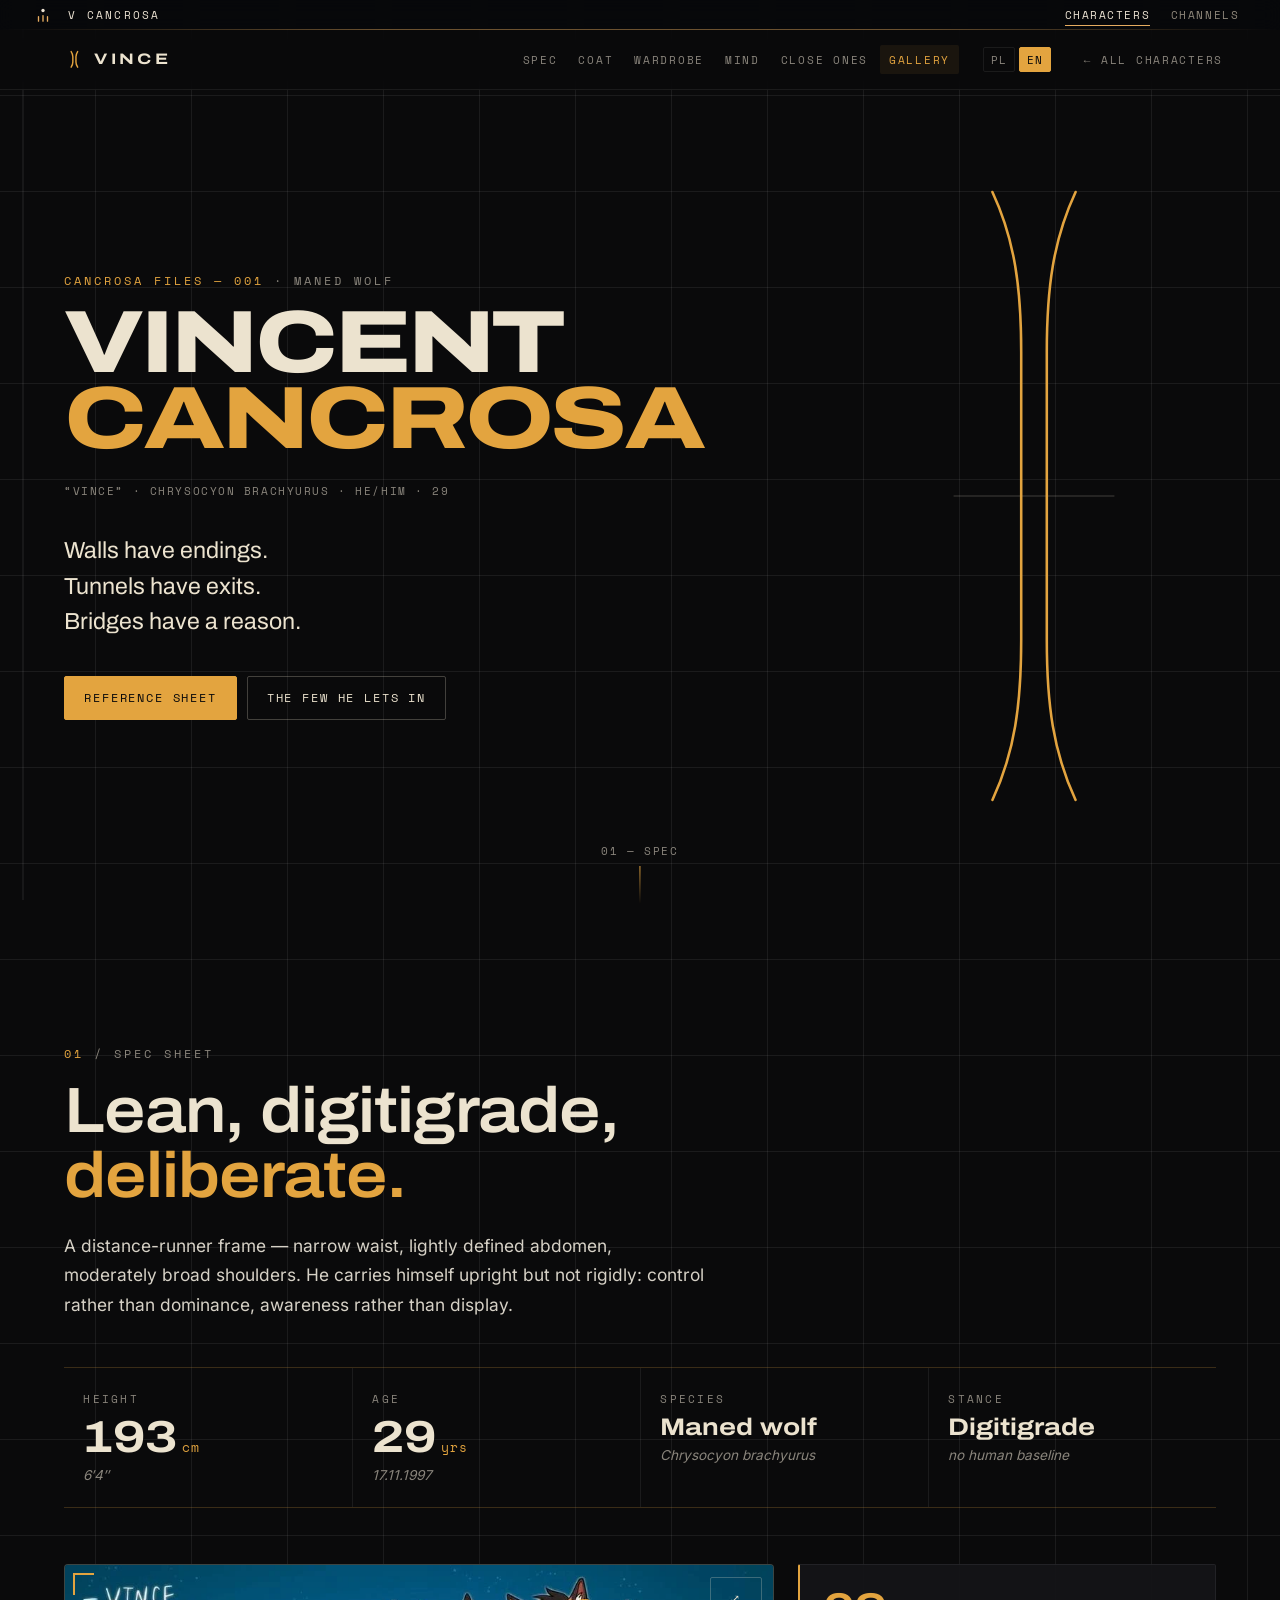
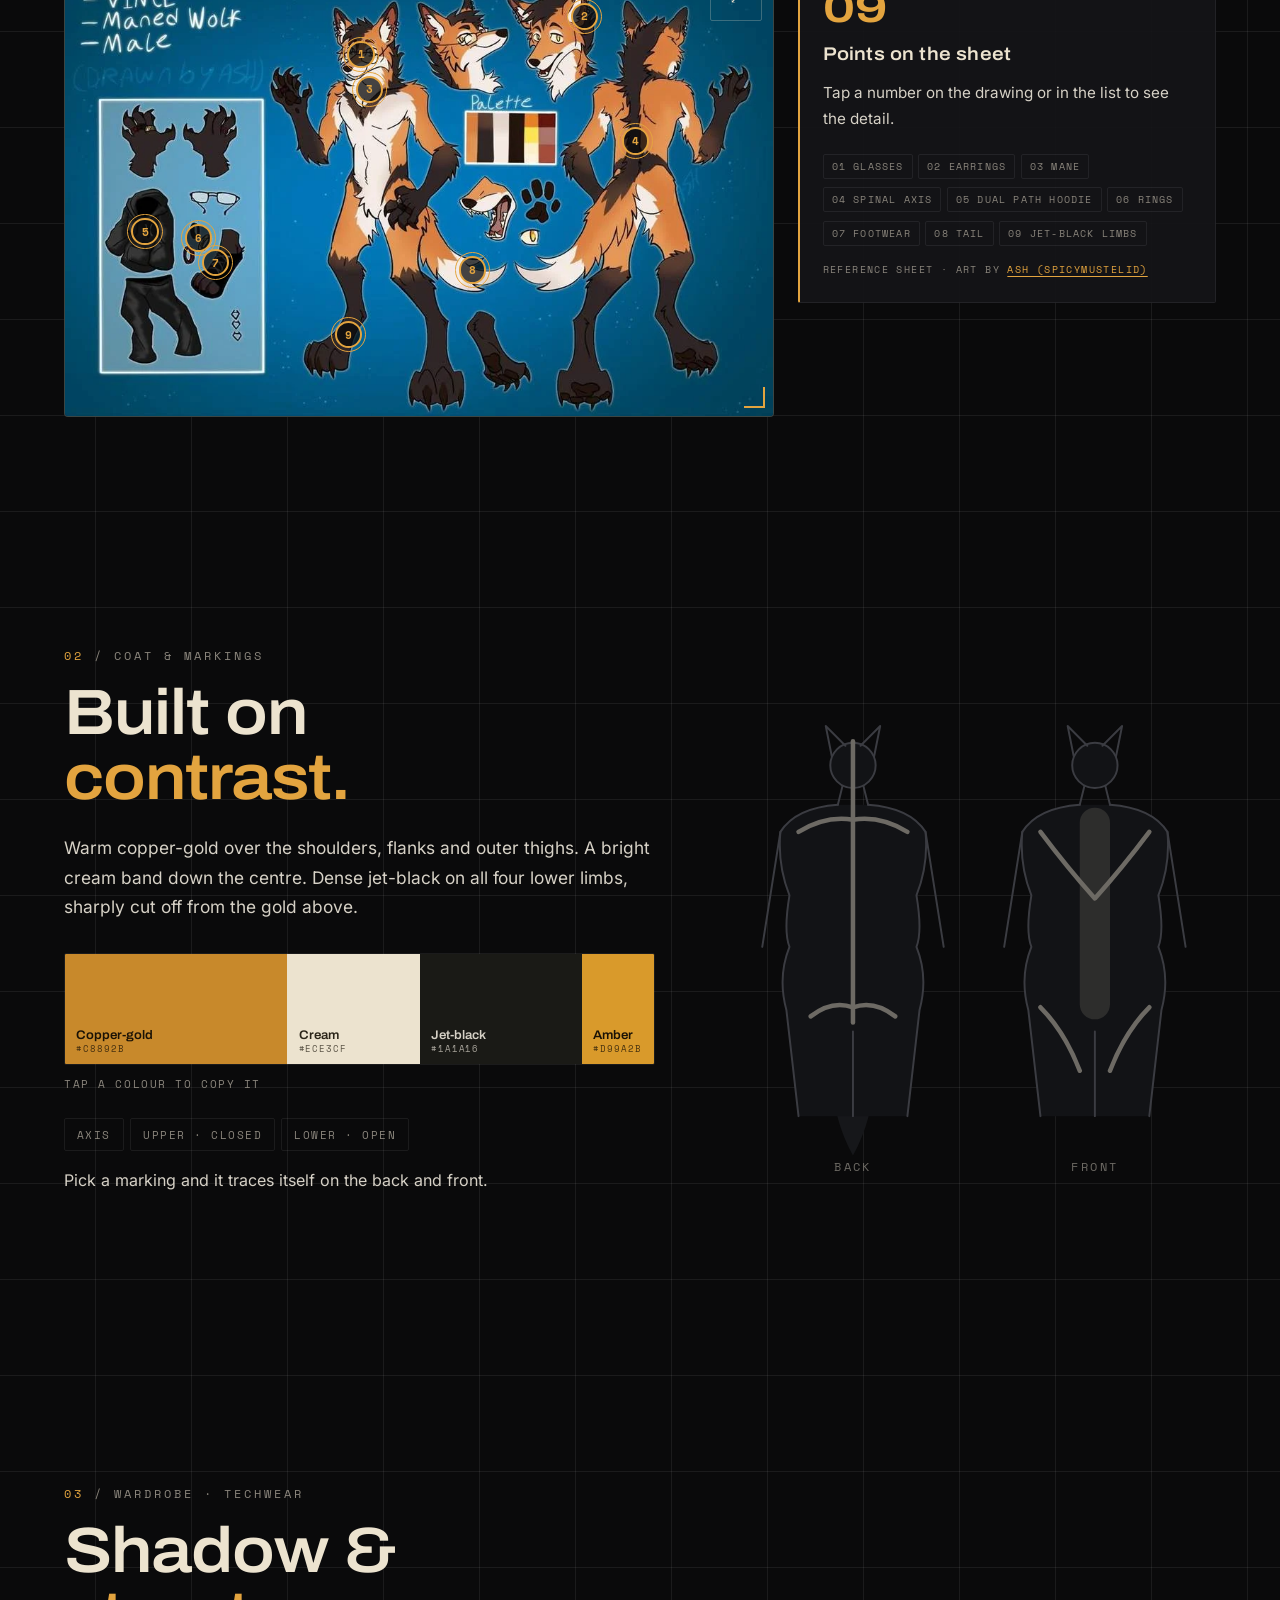
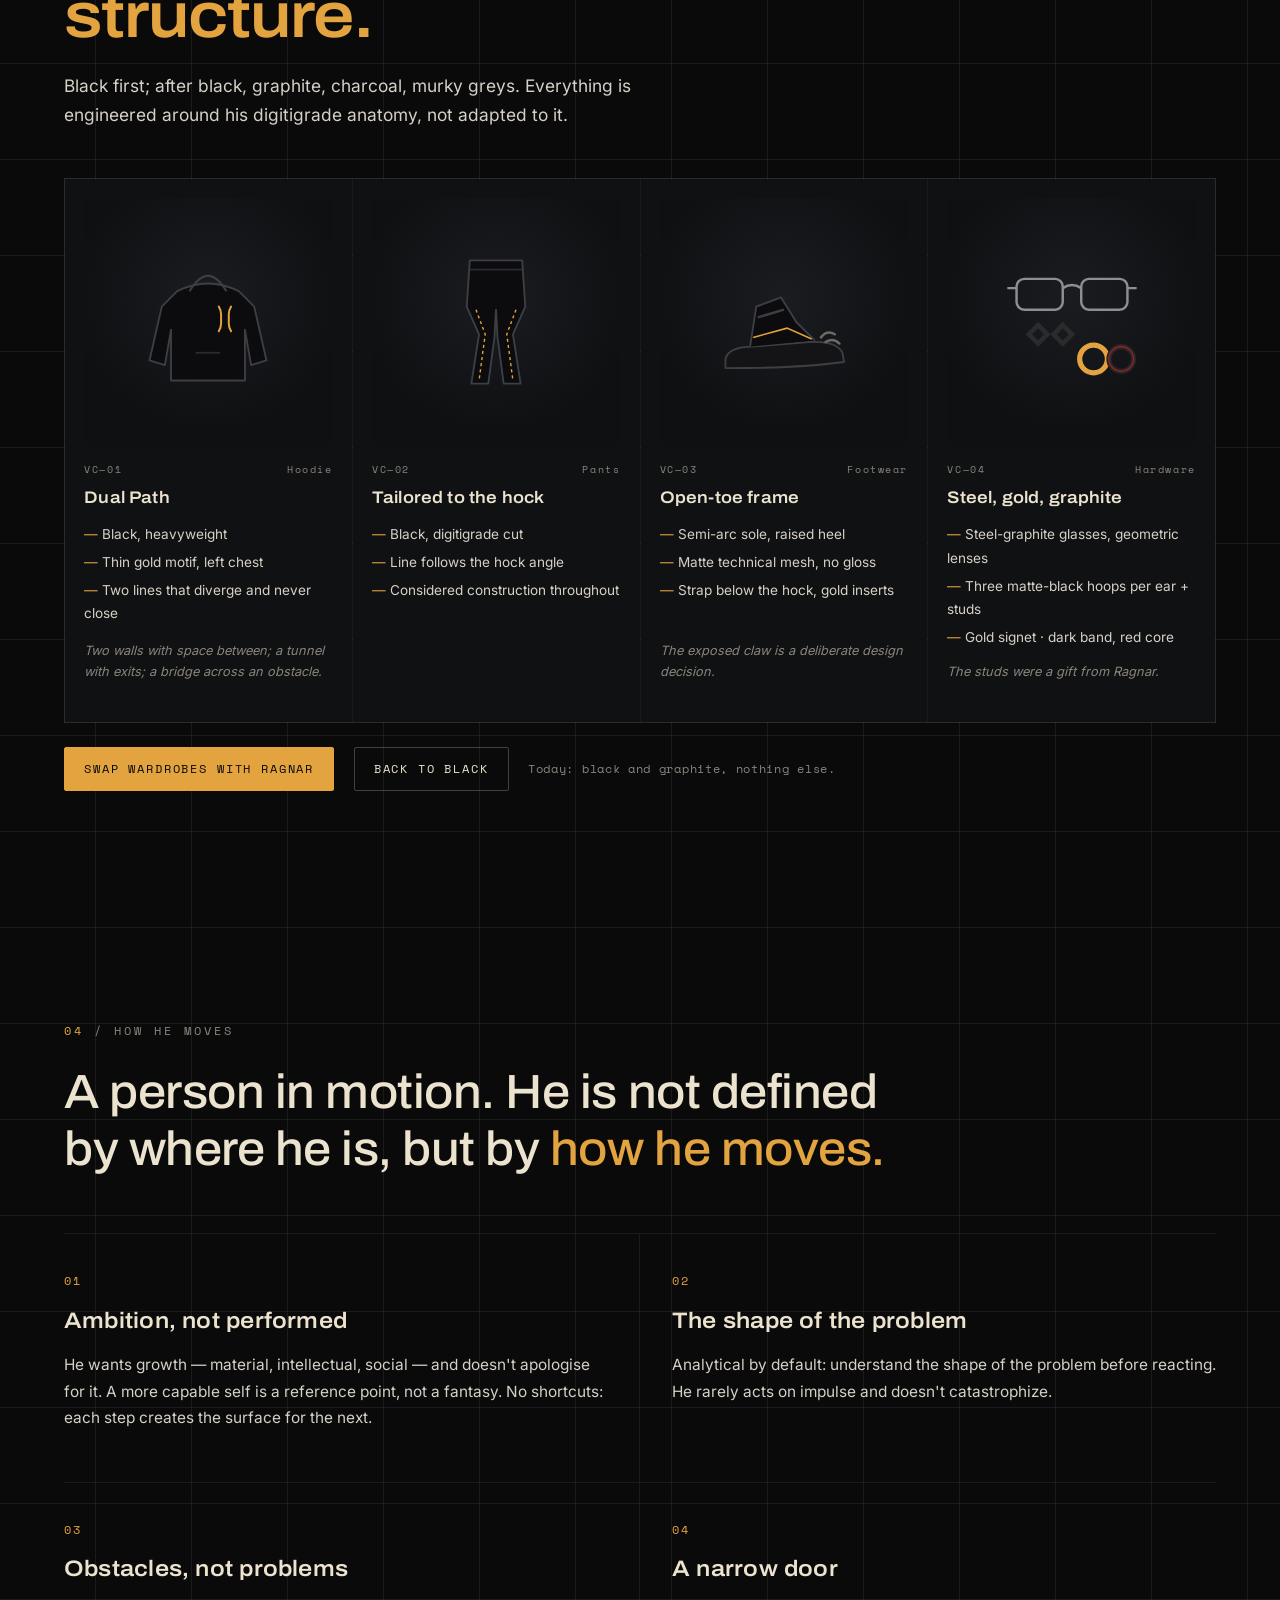
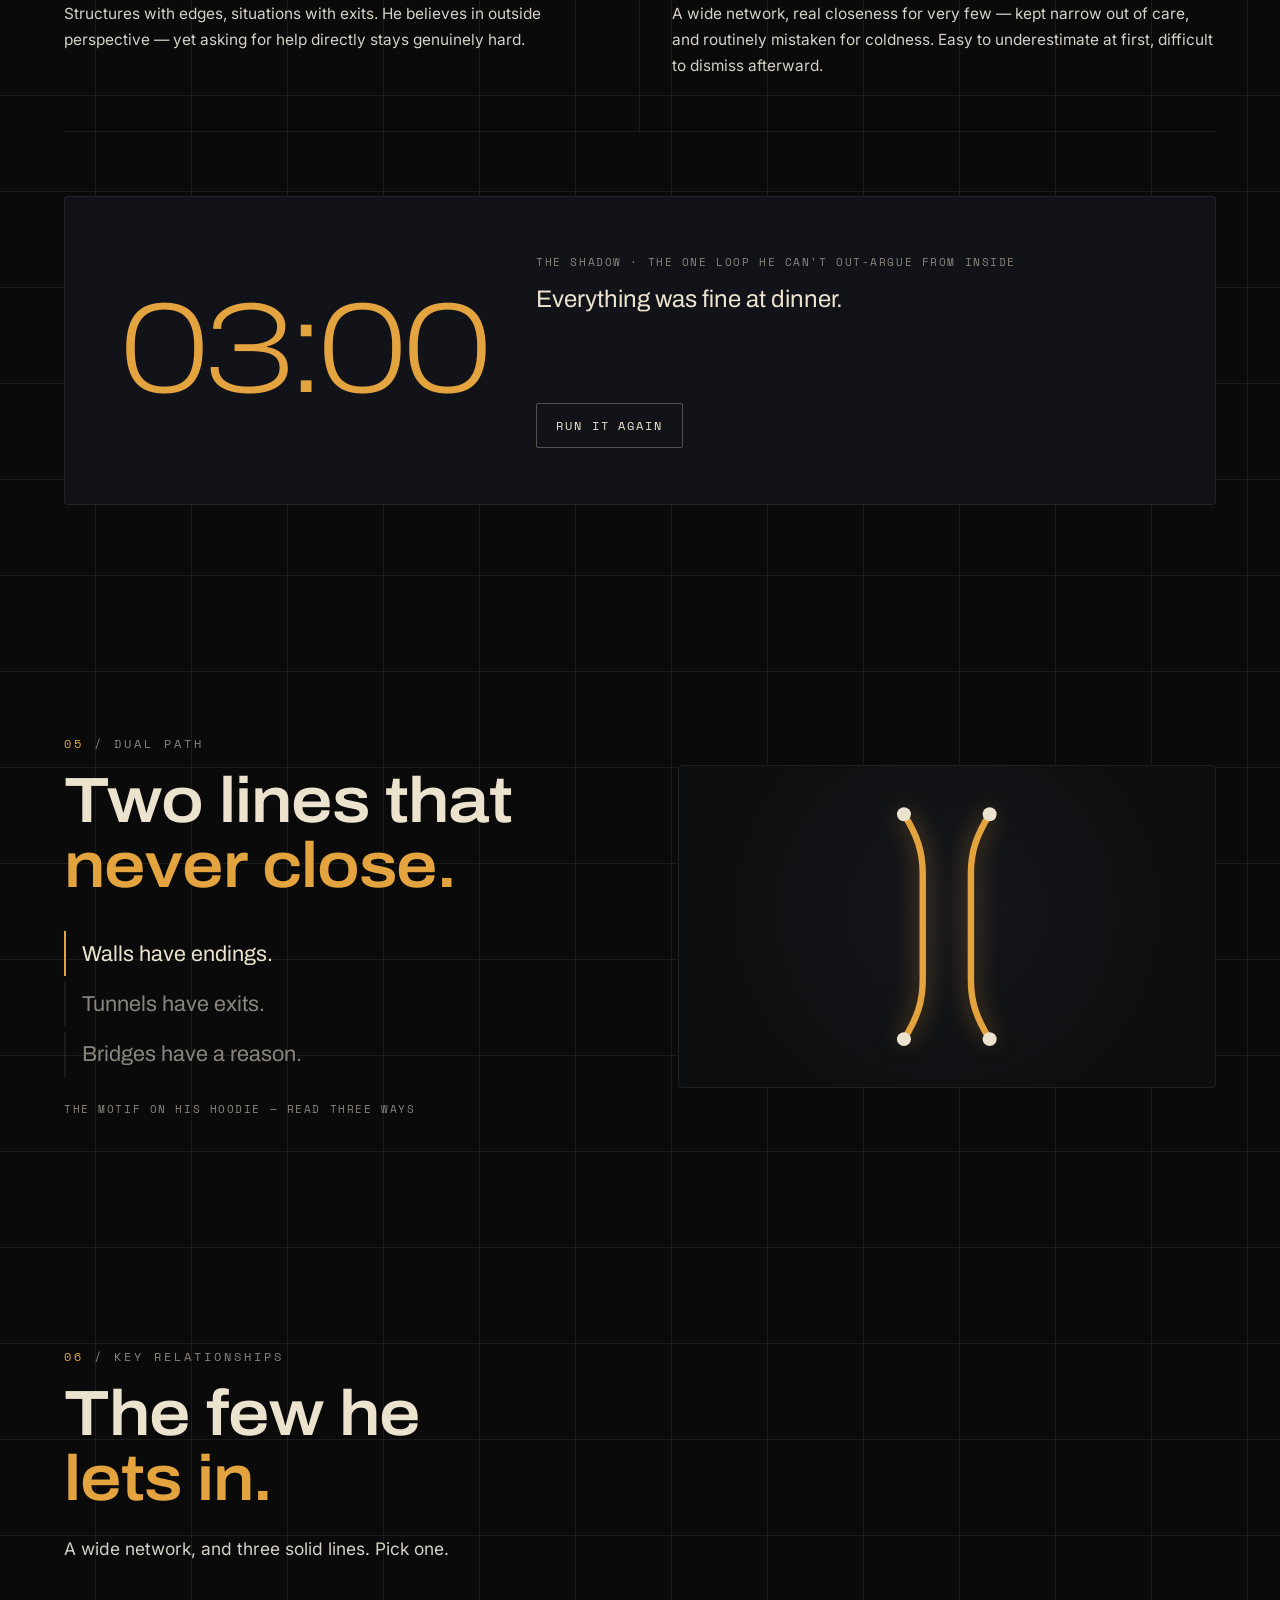
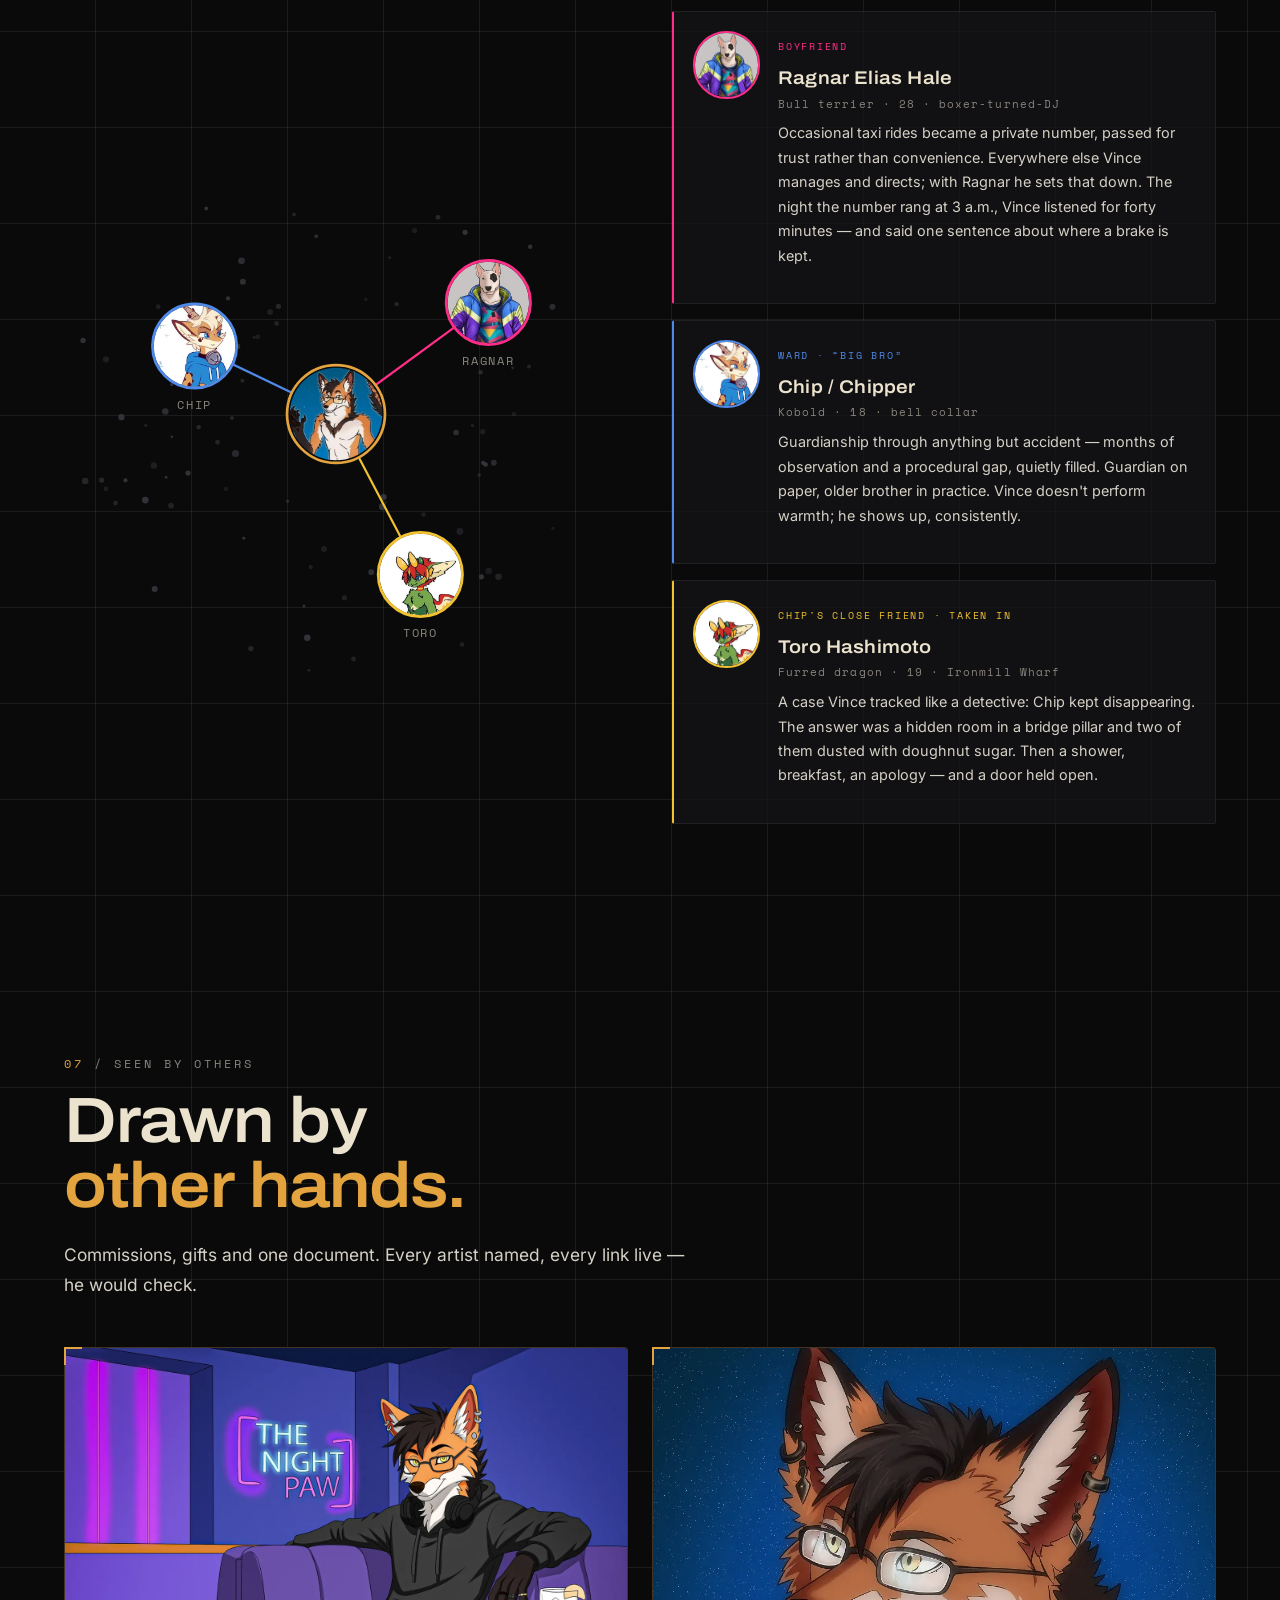
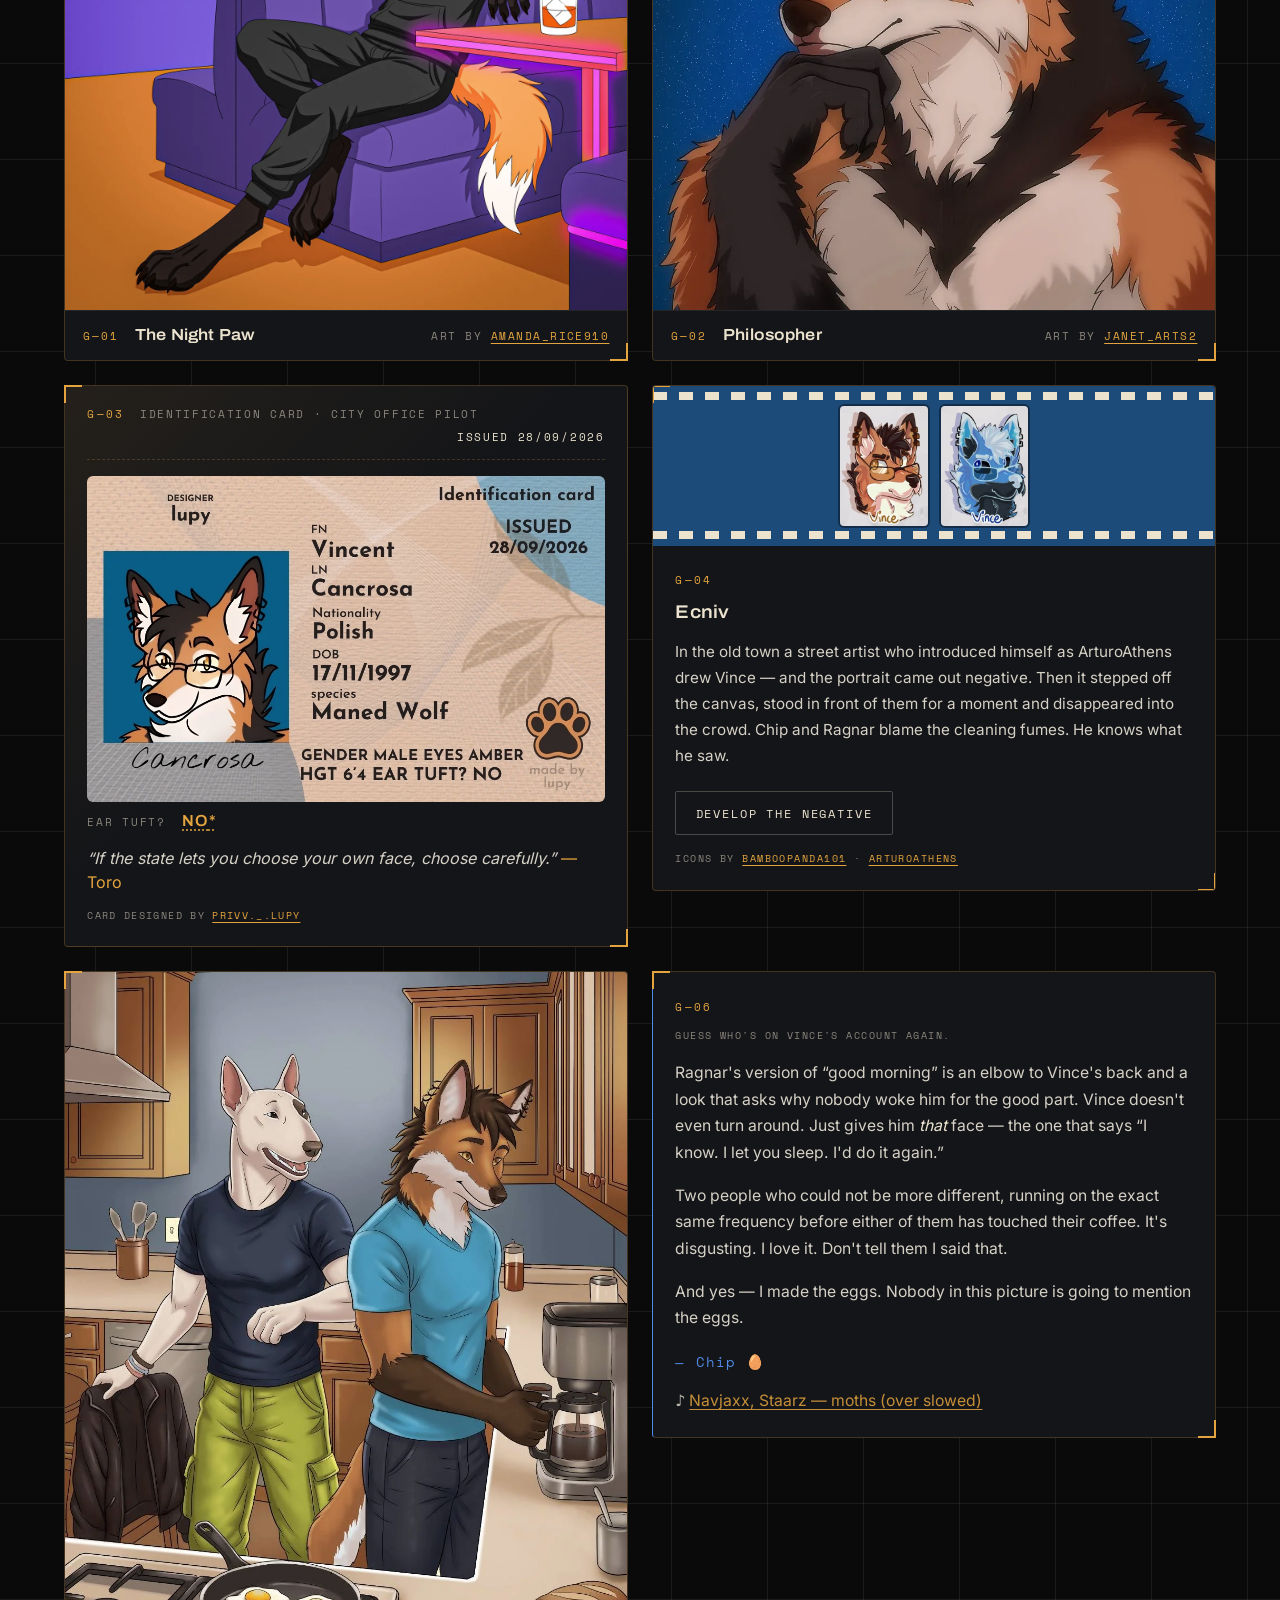
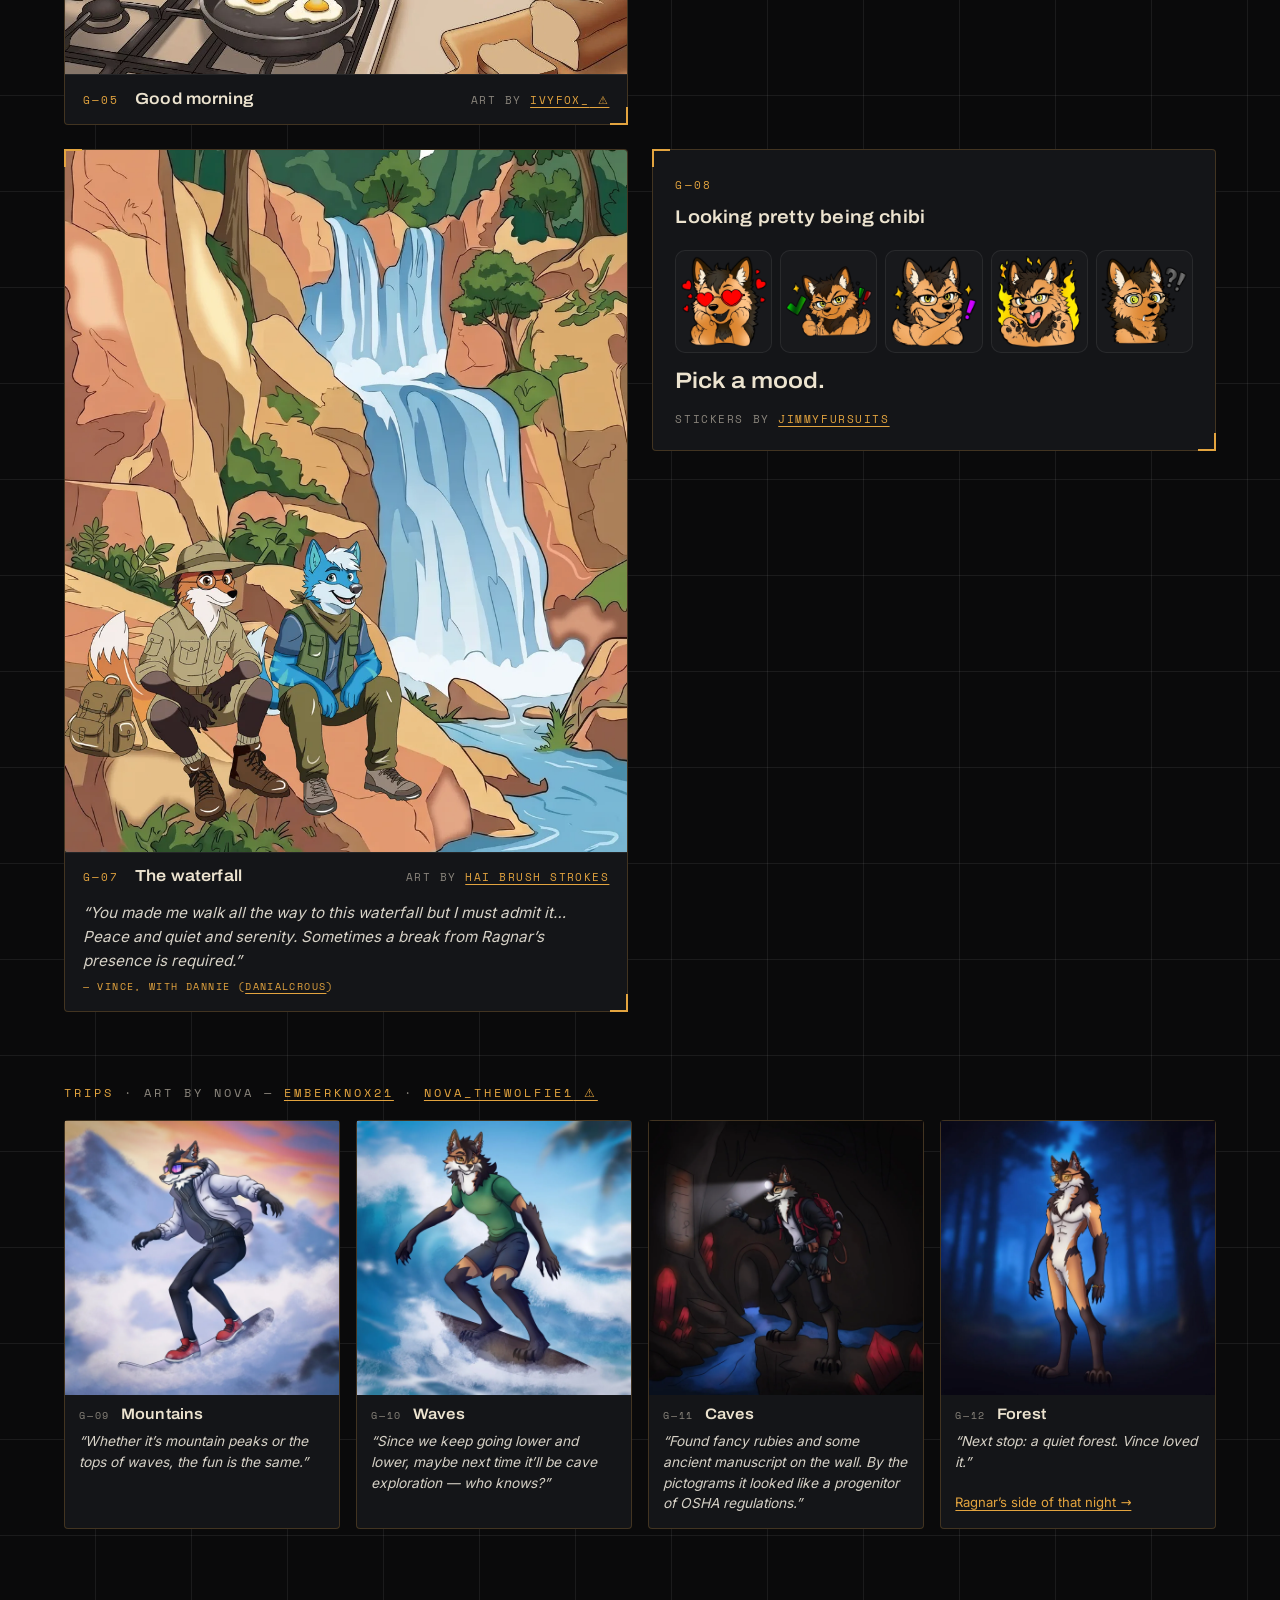
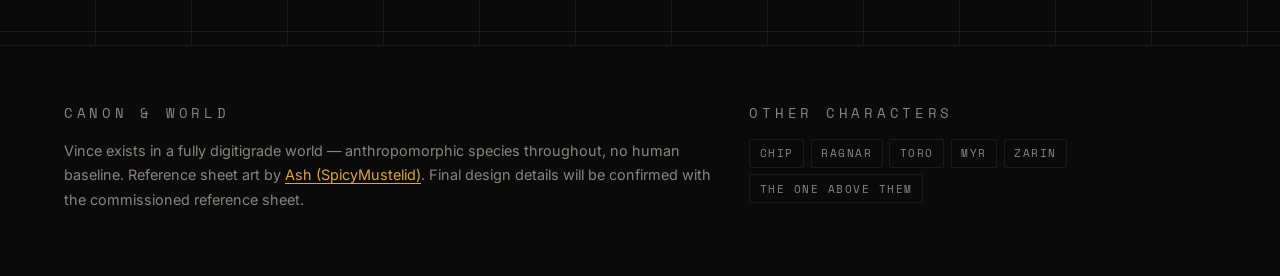
<file: vince.html>
<!doctype html>
<html lang="en" data-lang="en">
<head>
<meta charset="utf-8">
<meta name="viewport" content="width=device-width, initial-scale=1">
<title>Vincent Cancrosa</title>
<meta name="description" content="Vincent „Vince” Cancrosa — anthropomorphic maned wolf. Walls have endings. Tunnels have exits. Bridges have a reason.">
<meta name="theme-color" content="#0a0a0b">
<meta name="color-scheme" content="dark">
<meta property="og:type" content="website">
<meta property="og:title" content="Vincent „Vince” Cancrosa">
<meta property="og:description" content="Walls have endings. Tunnels have exits. Bridges have a reason.">
<meta property="og:url" content="https://TWOJA-DOMENA.pl/vince.html">
<meta property="og:image" content="https://TWOJA-DOMENA.pl/img/vince-thumb.webp">
<link rel="icon" href="data:image/svg+xml,%3Csvg xmlns='http://www.w3.org/2000/svg' viewBox='0 0 32 32'%3E%3Crect width='32' height='32' rx='7' fill='%230a0a0b'/%3E%3Cpath d='M11 4c2 3 2.6 5 2.6 8v8c0 3-.6 5-2.6 8M21 4c-2 3-2.6 5-2.6 8v8c0 3 .6 5 2.6 8' fill='none' stroke='%23e3a43f' stroke-width='2.2' stroke-linecap='round'/%3E%3C/svg%3E">
<script>
  // Język przed pierwszym malowaniem: zapamiętany wybór albo język przeglądarki.
  (function () {
    var l;
    try { l = localStorage.getItem("lang"); } catch (e) {}
    if (l !== "pl" && l !== "en") l = /^pl\b/i.test(navigator.language || "") ? "pl" : "en";
    document.documentElement.dataset.lang = l;
    document.documentElement.lang = l;
  })();
</script>
<link rel="stylesheet" href="fonts/fonts.css">
<link rel="stylesheet" href="char.css">
<link rel="stylesheet" href="vince.css">
<link rel="stylesheet" href="uni/universe.css">
<script src="uni/universe.js" data-site="fursony" defer></script>
</head>
<body>
<a class="skip" href="#main"><span lang="en">Skip to content</span><span lang="pl">Przejdź do treści</span></a>
<div class="axis" aria-hidden="true"><i></i></div>

<header class="nav">
  <a class="logo" href="#top" aria-label="Vince">
    <svg viewBox="0 0 32 32" aria-hidden="true"><path d="M11 4c2 3 2.6 5 2.6 8v8c0 3-.6 5-2.6 8M21 4c-2 3-2.6 5-2.6 8v8c0 3 .6 5 2.6 8" fill="none" stroke="#e3a43f" stroke-width="2.2" stroke-linecap="round"/></svg>
    VINCE
  </a>
  <nav aria-label="Sections">
    <a href="#spec"><span lang="en">Spec</span><span lang="pl">Wygląd</span></a>
    <a href="#coat"><span lang="en">Coat</span><span lang="pl">Futro</span></a>
    <a href="#wardrobe"><span lang="en">Wardrobe</span><span lang="pl">Garderoba</span></a>
    <a href="#mind"><span lang="en">Mind</span><span lang="pl">Umysł</span></a>
    <a href="#close"><span lang="en">Close ones</span><span lang="pl">Bliscy</span></a>
    <a href="#gallery"><span lang="en">Gallery</span><span lang="pl">Galeria</span></a>
  </nav>
  <div class="langs">
    <button type="button" data-set-lang="pl" aria-pressed="false">PL</button>
    <button type="button" data-set-lang="en" aria-pressed="false">EN</button>
  </div>
  <a class="back" href="index.html#postacie">← <span lang="en">All characters</span><span lang="pl">Wszystkie postacie</span></a>
</header>

<main id="main">

  <!-- ================= START ================= -->
  <section class="hero" id="top">
    <div class="wrap">
      <div>
        <p class="kicker">Cancrosa Files — 001 <b>· Maned wolf</b></p>
        <h1><span>Vincent</span><span>Cancrosa</span></h1>
        <p class="sub mono"><span lang="en">“Vince” · Chrysocyon brachyurus · he/him · <span data-age>28</span></span><span lang="pl">„Vince” · Chrysocyon brachyurus · on/jego · <span data-age>28</span></span></p>
        <ul class="motto">
          <li>Walls have endings. <small lang="pl">Mury mają koniec.</small></li>
          <li>Tunnels have exits. <small lang="pl">Tunele mają wyjścia.</small></li>
          <li>Bridges have a reason. <small lang="pl">Mosty mają powód.</small></li>
        </ul>
        <div class="hero-actions">
          <a class="btn" href="#spec"><span lang="en">Reference sheet</span><span lang="pl">Ref sheet</span></a>
          <a class="btn ghost" href="#close"><span lang="en">The few he lets in</span><span lang="pl">Nieliczni bliscy</span></a>
        </div>
      </div>
      <svg class="motif-big" id="heroMotif" viewBox="0 0 120 400" preserveAspectRatio="xMidYMid meet" aria-hidden="true">
        <path class="tick" pathLength="1" d="M10 200 H110"/>
        <path class="l" pathLength="1" d="M34 10 C48 40 52 70 52 110 V290 C52 330 48 360 34 390"/>
        <path class="r" pathLength="1" d="M86 10 C72 40 68 70 68 110 V290 C68 330 72 360 86 390"/>
      </svg>
    </div>
    <a class="scroll-cue mono" href="#spec"><span>01 — <span lang="en">Spec</span><span lang="pl">Wygląd</span></span><i></i></a>
  </section>

  <!-- ================= WYGLĄD ================= -->
  <section id="spec">
    <div class="wrap">
      <p class="kicker" data-reveal>01 <b>/ <span lang="en">Spec sheet</span><span lang="pl">Specyfikacja</span></b></p>
      <h2 data-reveal><span lang="en">Lean, digitigrade,<br><em>deliberate.</em></span><span lang="pl">Smukły, digitigradalny,<br><em>przemyślany.</em></span></h2>
      <p class="intro" data-reveal="2" lang="en">A distance-runner frame — narrow waist, lightly defined abdomen, moderately broad shoulders. He carries himself upright but not rigidly: control rather than dominance, awareness rather than display.</p>
      <p class="intro" data-reveal="2" lang="pl">Sylwetka biegacza długodystansowego — wąska talia, lekko zarysowany brzuch, umiarkowanie szerokie barki. Trzyma się prosto, ale nie sztywno: kontrola zamiast dominacji, uważność zamiast pokazu.</p>

      <dl class="stats" data-reveal="3">
        <div class="stat"><dt lang="en">Height</dt><dt lang="pl">Wzrost</dt><dd><span data-count="193">193</span><small>cm</small><i>6′4″</i></dd></div>
        <div class="stat"><dt lang="en">Age</dt><dt lang="pl">Wiek</dt><dd><span data-count="28" data-age>28</span><small lang="en">yrs</small><small lang="pl">lat</small><i>17.11.1997</i></dd></div>
        <div class="stat"><dt lang="en">Species</dt><dt lang="pl">Gatunek</dt><dd style="font-size:clamp(1.1rem,2vw,1.5rem)"><span lang="en">Maned wolf</span><span lang="pl">Wilk grzywiasty</span><i>Chrysocyon brachyurus</i></dd></div>
        <div class="stat"><dt lang="en">Stance</dt><dt lang="pl">Postawa</dt><dd style="font-size:clamp(1.1rem,2vw,1.5rem)"><span lang="en">Digitigrade</span><span lang="pl">Digitigradalna</span><i lang="en">no human baseline</i><i lang="pl">świat bez ludzi</i></dd></div>
      </dl>

      <div class="spec" data-reveal>
        <div class="sheet" id="sheet">
          <img src="img/vince-ref.webp" width="1000" height="636" alt="Vince's reference sheet" data-en-alt="Vince's reference sheet: front and back view, head studies, palette and outfit" data-pl-alt="Ref sheet Vince'a: przód i tył, studia głowy, paleta i strój">
          <button type="button" class="btn ghost zoom zoom-btn" data-full="img/vince-ref.webp" data-caption="Reference sheet · art by Ash (SpicyMustelid)">⤢</button>
        </div>
        <aside class="spec-panel" aria-live="polite">
          <div class="num" id="specNum">09</div>
          <h3 id="specTitle"></h3>
          <p id="specText"></p>
          <ul class="spec-list" id="specList"></ul>
          <p class="mono credit"><span lang="en">Reference sheet · art by <a href="https://bsky.app/profile/spicymustelidz.bsky.social">Ash (SpicyMustelid)</a></span><span lang="pl">Ref sheet · art: <a href="https://bsky.app/profile/spicymustelidz.bsky.social">Ash (SpicyMustelid)</a></span></p>
        </aside>
      </div>
    </div>
  </section>

  <!-- ================= FUTRO ================= -->
  <section id="coat">
    <div class="wrap coat">
      <div>
        <p class="kicker" data-reveal>02 <b>/ <span lang="en">Coat &amp; markings</span><span lang="pl">Futro i znaczenia</span></b></p>
        <h2 data-reveal><span lang="en">Built on<br><em>contrast.</em></span><span lang="pl">Zbudowane<br>na <em>kontraście.</em></span></h2>
        <p class="intro" data-reveal="2" lang="en">Warm copper-gold over the shoulders, flanks and outer thighs. A bright cream band down the centre. Dense jet-black on all four lower limbs, sharply cut off from the gold above.</p>
        <p class="intro" data-reveal="2" lang="pl">Ciepłe miedziane złoto na barkach, bokach i udach. Jasny kremowy pas przez środek. Gęsta, smolista czerń na dolnych częściach wszystkich kończyn, ostro odcięta od złota powyżej.</p>

        <div class="band" data-reveal="3">
          <button type="button" data-hex="#C8892B" style="--c:#c8892b;--t:#1a1206;--w:40"><b lang="en">Copper-gold</b><b lang="pl">Miedziane złoto</b><span>#C8892B</span></button>
          <button type="button" data-hex="#ECE3CF" style="--c:#ece3cf;--t:#2a2418;--w:22"><b lang="en">Cream</b><b lang="pl">Krem</b><span>#ECE3CF</span></button>
          <button type="button" data-hex="#1A1A16" style="--c:#1a1a16;--t:#d6d1c6;--w:28"><b lang="en">Jet-black</b><b lang="pl">Czerń</b><span>#1A1A16</span></button>
          <button type="button" data-hex="#D99A2B" style="--c:#d99a2b;--t:#1a1206;--w:10"><b lang="en">Amber</b><b lang="pl">Bursztyn</b><span>#D99A2B</span></button>
        </div>
        <p class="mono"><span lang="en">Tap a colour to copy it</span><span lang="pl">Kliknij kolor, żeby go skopiować</span></p>

        <div class="marks-tabs" role="group" aria-label="Markings">
          <button type="button" data-mark="axis" aria-pressed="false"><span lang="en">Axis</span><span lang="pl">Oś</span></button>
          <button type="button" data-mark="upper" aria-pressed="false"><span lang="en">Upper · closed</span><span lang="pl">Górne · zamknięte</span></button>
          <button type="button" data-mark="lower" aria-pressed="false"><span lang="en">Lower · open</span><span lang="pl">Dolne · otwarte</span></button>
        </div>
        <p class="marks-text" id="marksText" aria-live="polite"></p>
      </div>

      <figure class="schematic" id="schematic" data-reveal="2">
        <svg viewBox="0 0 320 300" role="img" aria-label="Markings schematic, back and front">
          <defs>
            <g id="body">
              <ellipse class="fig-fill" cx="80" cy="30" rx="15" ry="15"/>
              <path class="fig-fill" d="M70 56 Q42 58 32 74 Q30 96 38 116 Q34 140 38 150 Q30 170 36 192 L44 262 L116 262 L124 192 Q130 170 122 150 Q126 140 122 116 Q130 96 128 74 Q118 58 90 56 Z"/>
              <path class="fig" d="M66 24 L62 4 L75 17 M94 24 L98 4 L85 17"/>
              <ellipse class="fig" cx="80" cy="30" rx="15" ry="15"/>
              <path class="fig" d="M73 44 L70 56 M87 44 L90 56"/>
              <path class="fig" d="M70 56 Q42 58 32 74 Q30 96 38 116 Q34 140 38 150 Q30 170 36 192 L44 262"/>
              <path class="fig" d="M90 56 Q118 58 128 74 Q130 96 122 116 Q126 140 122 150 Q130 170 124 192 L116 262"/>
              <path class="fig" d="M32 74 L20 150 M128 74 L140 150 M80 206 L80 262"/>
            </g>
          </defs>
          <path class="fig-fill" d="M76 200 Q56 244 80 288 Q104 244 84 200 Z" style="fill:#16171a"/>
          <use href="#body"/>
          <use href="#body" x="160"/>
          <rect class="creamband" x="230" y="58" width="20" height="140" rx="10"/>
          <path class="mk m-axis" pathLength="1" d="M80 14 L80 200"/>
          <path class="mk m-upper" pathLength="1" d="M80 66 Q62 63 44 74 M80 66 Q98 63 116 74"/>
          <path class="mk m-upper" pathLength="1" d="M204 74 Q222 98 240 118 Q258 98 276 74"/>
          <path class="mk m-lower" pathLength="1" d="M80 190 Q66 185 52 196 M80 190 Q94 185 108 196"/>
          <path class="mk m-lower" pathLength="1" d="M204 190 Q220 206 230 232 M276 190 Q260 206 250 232"/>
          <text class="svg-label" x="80" y="298"><tspan lang="en">BACK</tspan><tspan lang="pl">TYŁ</tspan></text>
          <text class="svg-label" x="240" y="298"><tspan lang="en">FRONT</tspan><tspan lang="pl">PRZÓD</tspan></text>
        </svg>
      </figure>
    </div>
  </section>

  <!-- ================= GARDEROBA ================= -->
  <section id="wardrobe">
    <div class="wrap">
      <p class="kicker" data-reveal>03 <b>/ <span lang="en">Wardrobe · techwear</span><span lang="pl">Garderoba · techwear</span></b></p>
      <h2 data-reveal><span lang="en">Shadow &amp;<br><em>structure.</em></span><span lang="pl">Cień<br>i <em>struktura.</em></span></h2>
      <p class="intro" data-reveal="2" lang="en">Black first; after black, graphite, charcoal, murky greys. Everything is engineered around his digitigrade anatomy, not adapted to it.</p>
      <p class="intro" data-reveal="2" lang="pl">Najpierw czerń; po czerni grafit, węgiel, mętne szarości. Wszystko projektowane wokół jego digitigradalnej anatomii, a nie do niej dopasowywane.</p>

      <div class="shop" data-reveal="3">
        <article class="item" data-item="hoodie">
          <span class="tag"><span lang="en">Borrowed</span><span lang="pl">Pożyczone</span></span>
          <div class="art"><svg viewBox="0 0 100 100" aria-hidden="true">
            <path d="M30 30 Q50 20 70 30 L80 40 L88 75 L78 78 L74 55 L74 88 L26 88 L26 55 L22 78 L12 75 L20 40 Z" fill="#0c0c0e" stroke="#3d3f45" stroke-width="1.2" stroke-linejoin="round"/>
            <path d="M38 30 Q50 10 62 30" fill="none" stroke="#3d3f45" stroke-width="1.2"/>
            <path d="M42 70 H58" stroke="#2a2b30" stroke-width="1.2"/>
            <path class="accent" d="M57 40 c1.2 2 1.5 3 1.5 5 v6 c0 2 -.3 3 -1.5 5 M65 40 c-1.2 2 -1.5 3 -1.5 5 v6 c0 2 .3 3 1.5 5" fill="none" stroke-width="1.3" stroke-linecap="round"/>
          </svg></div>
          <div class="code"><span>VC—01</span><span lang="en">Hoodie</span><span lang="pl">Bluza</span></div>
          <h3>Dual Path</h3>
          <ul lang="en"><li>Black, heavyweight</li><li>Thin gold motif, left chest</li><li>Two lines that diverge and never close</li></ul>
          <ul lang="pl"><li>Czarna, gruba</li><li>Cienki złoty motyw na lewej piersi</li><li>Dwie linie, które się rozchodzą i nigdy nie zamykają</li></ul>
          <p class="note-text" lang="en">Two walls with space between; a tunnel with exits; a bridge across an obstacle.</p>
          <p class="note-text" lang="pl">Dwa mury z przestrzenią pomiędzy; tunel z wyjściami; most nad przeszkodą.</p>
        </article>
        <article class="item" data-item="pants">
          <span class="tag"><span lang="en">Borrowed</span><span lang="pl">Pożyczone</span></span>
          <div class="art"><svg viewBox="0 0 100 100" aria-hidden="true">
            <path d="M33 10 H67 L69 40 L61 58 L66 90 H55 L51 60 L50 42 L49 60 L45 90 H34 L39 58 L31 40 Z" fill="#0c0c0e" stroke="#3d3f45" stroke-width="1.2" stroke-linejoin="round"/>
            <path d="M33 16 H67" stroke="#2a2b30" stroke-width="1.2"/>
            <path class="accent" d="M63 42 L57 58 L61 88 M37 42 L43 58 L39 88" fill="none" stroke-width=".9" stroke-dasharray="2 2"/>
          </svg></div>
          <div class="code"><span>VC—02</span><span lang="en">Pants</span><span lang="pl">Spodnie</span></div>
          <h3 lang="en">Tailored to the hock</h3><h3 lang="pl">Skrojone pod staw skokowy</h3>
          <ul lang="en"><li>Black, digitigrade cut</li><li>Line follows the hock angle</li><li>Considered construction throughout</li></ul>
          <ul lang="pl"><li>Czarne, krój digitigradalny</li><li>Linia podąża za kątem stawu skokowego</li><li>Przemyślana konstrukcja w każdym detalu</li></ul>
        </article>
        <article class="item" data-item="footwear">
          <span class="tag"><span lang="en">Borrowed</span><span lang="pl">Pożyczone</span></span>
          <div class="art"><svg viewBox="0 0 100 100" aria-hidden="true">
            <path d="M12 74 Q14 66 30 66 L66 63 Q84 62 88 70 L89 76 Q60 80 12 80 Z" fill="#141416" stroke="#3d3f45" stroke-width="1.2" stroke-linejoin="round"/>
            <path d="M28 66 L32 40 L48 34 L58 50 L70 62" fill="#0c0c0e" stroke="#3d3f45" stroke-width="1.2" stroke-linejoin="round"/>
            <path d="M33 47 L50 42" stroke="#3d3f45" stroke-width="1.6"/>
            <path d="M74 60 q4 -5 9 -2 M77 63 q5 -3 9 1" fill="none" stroke="#6d6a64" stroke-width="1.6" stroke-linecap="round"/>
            <path class="accent" d="M30 60 L52 54 L68 61" fill="none" stroke-width="1"/>
          </svg></div>
          <div class="code"><span>VC—03</span><span lang="en">Footwear</span><span lang="pl">Obuwie</span></div>
          <h3 lang="en">Open-toe frame</h3><h3 lang="pl">Otwarty przód</h3>
          <ul lang="en"><li>Semi-arc sole, raised heel</li><li>Matte technical mesh, no gloss</li><li>Strap below the hock, gold inserts</li></ul>
          <ul lang="pl"><li>Podeszwa w półłuk, wyższa pięta</li><li>Matowa siatka techniczna, bez połysku</li><li>Pasek pod stawem, złote wstawki</li></ul>
          <p class="note-text" lang="en">The exposed claw is a deliberate design decision.</p>
          <p class="note-text" lang="pl">Odsłonięty pazur to świadoma decyzja projektowa.</p>
        </article>
        <article class="item" data-item="hardware">
          <span class="tag"><span lang="en">Borrowed</span><span lang="pl">Pożyczone</span></span>
          <div class="art"><svg viewBox="0 0 100 100" aria-hidden="true">
            <rect x="14" y="22" width="30" height="20" rx="5" fill="none" stroke="#8b8e95" stroke-width="1.6"/>
            <rect x="56" y="22" width="30" height="20" rx="5" fill="none" stroke="#8b8e95" stroke-width="1.6"/>
            <path d="M44 28 Q50 24 56 28 M14 28 H8 M86 28 H92" fill="none" stroke="#8b8e95" stroke-width="1.6"/>
            <path d="M22 58 L28 52 L34 58 L28 64 Z M38 58 L44 52 L50 58 L44 64 Z" fill="none" stroke="#2b2b2e" stroke-width="3"/>
            <circle class="accent" cx="64" cy="74" r="9" fill="none" stroke-width="3.4"/>
            <circle cx="82" cy="74" r="8" fill="none" stroke="#25252a" stroke-width="3.4"/>
            <circle cx="82" cy="74" r="8" fill="none" stroke="#8a2420" stroke-width="1"/>
          </svg></div>
          <div class="code"><span>VC—04</span><span lang="en">Hardware</span><span lang="pl">Dodatki</span></div>
          <h3 lang="en">Steel, gold, graphite</h3><h3 lang="pl">Stal, złoto, grafit</h3>
          <ul lang="en"><li>Steel-graphite glasses, geometric lenses</li><li>Three matte-black hoops per ear + studs</li><li>Gold signet · dark band, red core</li></ul>
          <ul lang="pl"><li>Okulary stalowo-grafitowe, geometryczne szkła</li><li>Trzy matowoczarne kółka w uchu + wkrętki</li><li>Złoty sygnet · ciemna obrączka z czerwonym rdzeniem</li></ul>
          <p class="note-text" lang="en">The studs were a gift from Ragnar.</p>
          <p class="note-text" lang="pl">Wkrętki to prezent od Ragnara.</p>
        </article>
      </div>

      <div class="swap-bar">
        <button type="button" class="btn" id="swapBtn"><span lang="en">Swap wardrobes with Ragnar</span><span lang="pl">Zamień szafy z Ragnarem</span></button>
        <button type="button" class="btn ghost" id="blackBtn"><span lang="en">Back to black</span><span lang="pl">Z powrotem w czerń</span></button>
        <p id="swapNote" aria-live="polite"></p>
      </div>
    </div>
  </section>

  <!-- ================= UMYSŁ ================= -->
  <section id="mind">
    <div class="wrap">
      <p class="kicker" data-reveal>04 <b>/ <span lang="en">How he moves</span><span lang="pl">Jak się porusza</span></b></p>
      <p class="statement" data-reveal lang="en">A person in motion. He is not defined by where he is, but by <em>how he moves.</em></p>
      <p class="statement" data-reveal lang="pl">Ktoś w ruchu. Nie definiuje go to, gdzie jest, tylko to, <em>jak się porusza.</em></p>

      <div class="traits">
        <div class="trait" data-reveal>
          <span class="n">01</span>
          <h3 lang="en">Ambition, not performed</h3><h3 lang="pl">Ambicja nie na pokaz</h3>
          <p lang="en">He wants growth — material, intellectual, social — and doesn't apologise for it. A more capable self is a reference point, not a fantasy. No shortcuts: each step creates the surface for the next.</p>
          <p lang="pl">Chce rozwoju — materialnego, intelektualnego, społecznego — i nie przeprasza za to. Lepsza wersja siebie to punkt odniesienia, nie fantazja. Bez skrótów: każdy krok tworzy grunt pod następny.</p>
        </div>
        <div class="trait" data-reveal="2">
          <span class="n">02</span>
          <h3 lang="en">The shape of the problem</h3><h3 lang="pl">Kształt problemu</h3>
          <p lang="en">Analytical by default: understand the shape of the problem before reacting. He rarely acts on impulse and doesn't catastrophize.</p>
          <p lang="pl">Domyślnie analityczny: najpierw zrozumieć kształt problemu, potem reagować. Rzadko działa pod wpływem impulsu i nie katastrofizuje.</p>
        </div>
        <div class="trait" data-reveal>
          <span class="n">03</span>
          <h3 lang="en">Obstacles, not problems</h3><h3 lang="pl">Przeszkody, nie problemy</h3>
          <p lang="en">Structures with edges, situations with exits. He believes in outside perspective — yet asking for help directly stays genuinely hard.</p>
          <p lang="pl">Konstrukcje z krawędziami, sytuacje z wyjściami. Wierzy w spojrzenie z zewnątrz — a jednak poprosić wprost o pomoc wciąż jest mu naprawdę trudno.</p>
        </div>
        <div class="trait" data-reveal="2">
          <span class="n">04</span>
          <h3 lang="en">A narrow door</h3><h3 lang="pl">Wąskie drzwi</h3>
          <p lang="en">A wide network, real closeness for very few — kept narrow out of care, and routinely mistaken for coldness. Easy to underestimate at first, difficult to dismiss afterward.</p>
          <p lang="pl">Szeroka sieć, prawdziwa bliskość dla bardzo nielicznych — wąska z troski i regularnie brana za chłód. Łatwo go z początku nie docenić; trudno potem zlekceważyć.</p>
        </div>
      </div>

      <div class="night" id="night" data-reveal>
        <div class="night-inner">
          <div class="night-clock" id="nightClock" aria-hidden="true">03:00</div>
          <div>
            <p class="mono" style="margin-bottom:.8rem"><span lang="en">The shadow · the one loop he can't out-argue from inside</span><span lang="pl">Cień · jedyna pętla, której nie umie przegadać od środka</span></p>
            <p class="night-line" id="nightLine" aria-live="polite"></p>
            <button type="button" class="btn" id="nightBtn"></button>
          </div>
        </div>
      </div>
    </div>
  </section>

  <!-- ================= ŚCIEŻKI ================= -->
  <section id="path">
    <div class="wrap path">
      <div>
        <p class="kicker" data-reveal>05 <b>/ Dual Path</b></p>
        <h2 data-reveal><span lang="en">Two lines that<br><em>never close.</em></span><span lang="pl">Dwie linie, które<br><em>się nie zamykają.</em></span></h2>
        <div class="dp-tabs" role="group" aria-label="Dual Path">
          <button type="button" data-mode="walls" aria-pressed="true">Walls have endings.<small lang="pl">Mury mają koniec.</small></button>
          <button type="button" data-mode="tunnel" aria-pressed="false">Tunnels have exits.<small lang="pl">Tunele mają wyjścia.</small></button>
          <button type="button" data-mode="bridge" aria-pressed="false">Bridges have a reason.<small lang="pl">Mosty mają powód.</small></button>
        </div>
        <p class="mono"><span lang="en">The motif on his hoodie — read three ways</span><span lang="pl">Motyw z jego bluzy — czytany na trzy sposoby</span></p>
      </div>
      <div class="dp-stage" id="dpStage" data-mode="walls" data-reveal="2">
        <svg viewBox="0 0 200 120" role="img" aria-label="Dual Path motif">
          <g class="dp-ground">
            <rect x="0" y="62" width="56" height="58"/>
            <rect x="144" y="62" width="56" height="58"/>
            <path d="M58 98 q10 -6 20 0 t20 0 t20 0 t20 0 t4 0"/>
            <path d="M58 108 q10 -6 20 0 t20 0 t20 0 t20 0 t4 0" style="opacity:.5"/>
          </g>
          <g class="dp-lines">
            <path d="M84 18 C89 26 91 32 91 40 V80 C91 88 89 94 84 102"/>
            <path d="M116 18 C111 26 109 32 109 40 V80 C109 88 111 94 116 102"/>
          </g>
          <g class="dp-ends">
            <circle cx="84" cy="18" r="2.6"/><circle cx="84" cy="102" r="2.6"/>
            <circle cx="116" cy="18" r="2.6"/><circle cx="116" cy="102" r="2.6"/>
          </g>
          <circle class="dp-runner" cx="20" cy="60" r="3.5"/>
        </svg>
      </div>
    </div>
  </section>

  <!-- ================= BLISCY ================= -->
  <section id="close">
    <div class="wrap">
      <p class="kicker" data-reveal>06 <b>/ <span lang="en">Key relationships</span><span lang="pl">Kluczowe relacje</span></b></p>
      <h2 data-reveal><span lang="en">The few he<br><em>lets in.</em></span><span lang="pl">Nieliczni, których<br><em>wpuszcza.</em></span></h2>
      <p class="intro" data-reveal="2" lang="en">A wide network, and three solid lines. Pick one.</p>
      <p class="intro" data-reveal="2" lang="pl">Szeroka sieć i trzy pewne linie. Wybierz jedną.</p>

      <div class="close">
        <div class="net" id="net">
          <svg viewBox="0 0 400 400" role="group" aria-label="Vince's network">
            <defs>
              <clipPath id="cpC"><circle cx="200" cy="200" r="34"/></clipPath>
              <clipPath id="cpR"><circle cx="312" cy="118" r="30"/></clipPath>
              <clipPath id="cpCh"><circle cx="96" cy="150" r="30"/></clipPath>
              <clipPath id="cpT"><circle cx="262" cy="318" r="30"/></clipPath>
            </defs>
            <g id="netDots"></g>
            <line class="link" pathLength="1" x1="200" y1="200" x2="312" y2="118" stroke="#ff2e88"/>
            <line class="link" pathLength="1" x1="200" y1="200" x2="96" y2="150" stroke="#4f8ae8"/>
            <line class="link" pathLength="1" x1="200" y1="200" x2="262" y2="318" stroke="#f2c230"/>
            <circle class="center-ring" cx="200" cy="200" r="36"/>
            <image href="img/vince-thumb.webp" x="148" y="161" width="104" height="78" clip-path="url(#cpC)" preserveAspectRatio="xMidYMid slice"/>
            <g class="node" data-who="ragnar" tabindex="0" role="button" aria-pressed="false" aria-label="Ragnar">
              <image href="img/ragnar-thumb.webp" x="270" y="86" width="84" height="63" clip-path="url(#cpR)" preserveAspectRatio="xMidYMid slice"/>
              <circle class="ring" cx="312" cy="118" r="31" stroke="#ff2e88"/>
              <text class="label" x="312" y="164">Ragnar</text>
            </g>
            <g class="node" data-who="chip" tabindex="0" role="button" aria-pressed="false" aria-label="Chip">
              <rect x="66" y="120" width="60" height="60" fill="#f4f1ea" clip-path="url(#cpCh)"/>
              <image href="img/chip-thumb.webp" x="54" y="118" width="84" height="63" clip-path="url(#cpCh)" preserveAspectRatio="xMidYMid slice"/>
              <circle class="ring" cx="96" cy="150" r="31" stroke="#4f8ae8"/>
              <text class="label" x="96" y="196">Chip</text>
            </g>
            <g class="node" data-who="toro" tabindex="0" role="button" aria-pressed="false" aria-label="Toro">
              <rect x="232" y="288" width="60" height="60" fill="#f4f1ea" clip-path="url(#cpT)"/>
              <image href="img/toro-thumb.webp" x="220" y="286" width="84" height="63" clip-path="url(#cpT)" preserveAspectRatio="xMidYMid slice"/>
              <circle class="ring" cx="262" cy="318" r="31" stroke="#f2c230"/>
              <text class="label" x="262" y="364">Toro</text>
            </g>
          </svg>
        </div>

        <div class="people">
          <article class="person" data-who="ragnar" style="--c:#ff2e88">
            <img src="img/ragnar-thumb.webp" alt="" loading="lazy">
            <div>
              <span class="role"><span lang="en">Boyfriend</span><span lang="pl">Chłopak</span></span>
              <h3><a href="ragnar.html">Ragnar Elias Hale</a></h3>
              <div class="meta"><span lang="en">Bull terrier · 28 · boxer-turned-DJ</span><span lang="pl">Bulterier · 28 · bokser, który został DJ-em</span></div>
              <p lang="en">Occasional taxi rides became a private number, passed for trust rather than convenience. Everywhere else Vince manages and directs; with Ragnar he sets that down. The night the number rang at 3 a.m., Vince listened for forty minutes — and said one sentence about where a brake is kept.</p>
              <p lang="pl">Z okazjonalnych kursów taksówką zrobił się prywatny numer — dany z zaufania, nie dla wygody. Wszędzie indziej Vince zarządza i prowadzi; przy Ragnarze to odkłada. Tej nocy, gdy numer zadzwonił o trzeciej, Vince słuchał czterdzieści minut — i powiedział jedno zdanie o tym, gdzie trzyma się hamulec.</p>
            </div>
          </article>
          <article class="person" data-who="chip" style="--c:#4f8ae8">
            <img src="img/chip-thumb.webp" alt="" loading="lazy" style="background:#f4f1ea">
            <div>
              <span class="role"><span lang="en">Ward · “Big Bro”</span><span lang="pl">Podopieczny · „Big Bro”</span></span>
              <h3><a href="chip.html">Chip / Chipper</a></h3>
              <div class="meta"><span lang="en">Kobold · 18 · bell collar</span><span lang="pl">Kobold · 18 · dzwonek na obroży</span></div>
              <p lang="en">Guardianship through anything but accident — months of observation and a procedural gap, quietly filled. Guardian on paper, older brother in practice. Vince doesn't perform warmth; he shows up, consistently.</p>
              <p lang="pl">Opieka prawna wszystkim, tylko nie przypadkiem — miesiące obserwacji i luka w procedurach, po cichu wypełniona. Opiekun na papierze, starszy brat w praktyce. Vince nie odgrywa ciepła; po prostu jest, konsekwentnie.</p>
            </div>
          </article>
          <article class="person" data-who="toro" style="--c:#f2c230">
            <img src="img/toro-thumb.webp" alt="" loading="lazy" style="background:#f4f1ea">
            <div>
              <span class="role"><span lang="en">Chip's close friend · taken in</span><span lang="pl">Bliski przyjaciel Chipa · przygarnięty</span></span>
              <h3><a href="toro.html">Toro Hashimoto</a></h3>
              <div class="meta"><span lang="en">Furred dragon · 19 · Ironmill Wharf</span><span lang="pl">Futrzasty smok · 19 · Ironmill Wharf</span></div>
              <p lang="en">A case Vince tracked like a detective: Chip kept disappearing. The answer was a hidden room in a bridge pillar and two of them dusted with doughnut sugar. Then a shower, breakfast, an apology — and a door held open.</p>
              <p lang="pl">Sprawa, którą Vince śledził jak detektyw: Chip ciągle znikał. Odpowiedzią był ukryty pokój w filarze mostu i dwójka obsypana cukrem pudrem. Potem prysznic, śniadanie, przeprosiny — i przytrzymane drzwi.</p>
            </div>
          </article>
        </div>
      </div>
    </div>
  </section>
  <!-- ================= OCZAMI INNYCH ================= -->
  <section id="gallery">
    <div class="wrap">
      <p class="kicker" data-reveal>07 <b>/ <span lang="en">Seen by others</span><span lang="pl">Oczami innych</span></b></p>
      <h2 data-reveal><span lang="en">Drawn by<br><em>other hands.</em></span><span lang="pl">Narysowany<br><em>innymi rękami.</em></span></h2>
      <p class="intro" data-reveal="2" lang="en">Commissions, gifts and one document. Every artist named, every link live — he would check.</p>
      <p class="intro" data-reveal="2" lang="pl">Zamówienia, prezenty i jeden dokument. Każdy artysta podpisany, każdy link działa — sprawdziłby.</p>

      <div class="gallery">
        <figure class="plate g-wide" data-reveal>
          <button type="button" class="zoom shot" data-full="img/vince-nightpaw.webp" data-caption="The Night Paw · art by amanda_rice910">
            <img src="img/vince-nightpaw.webp" width="1400" height="1400" loading="lazy" alt="Vince in a neon bar" data-en-alt="Vince lounging in a purple booth at The Night Paw bar: black hoodie, headphones round his neck, a glass with ice beside him" data-pl-alt="Vince rozparty w fioletowej loży baru The Night Paw: czarna bluza, słuchawki na szyi, obok szklanka z lodem">
          </button>
          <figcaption><span class="no">G—01</span><b>The Night Paw</b><span><span lang="en">art by</span><span lang="pl">art:</span> <a href="https://www.instagram.com/amanda_rice910/">amanda_rice910</a></span></figcaption>
        </figure>
        <figure class="plate" data-reveal="2">
          <button type="button" class="zoom shot" data-full="img/vince-philosopher.webp" data-caption="Philosopher · art by janet_arts2">
            <img src="img/vince-philosopher.webp" width="1000" height="1000" loading="lazy" alt="Vince, thinking" data-en-alt="Vince in close-up against a starry blue background, chin on his hand, thinking" data-pl-alt="Vince w zbliżeniu na tle gwiaździstego granatu, z brodą na dłoni, zamyślony">
          </button>
          <figcaption><span class="no">G—02</span><b>Philosopher</b><span><span lang="en">art by</span><span lang="pl">art:</span> <a href="https://www.instagram.com/janet_arts2/">janet_arts2</a></span></figcaption>
        </figure>

        <article class="plate idcard g-wide" data-reveal>
          <header class="id-top"><span class="no">G—03</span><span lang="en">Identification card · city office pilot</span><span lang="pl">Dowód osobisty · pilotaż urzędu miasta</span><span class="issued">ISSUED 28/09/2026</span></header>
          <button type="button" class="zoom shot id-shot" data-full="img/vince-id.webp" data-caption="Identification card · design by privv._.lupy">
            <img src="img/vince-id.webp" width="1013" height="638" loading="lazy" alt="Vince's ID card" data-en-alt="Vince's ID card: FN Vincent, LN Cancrosa, nationality Polish, DOB 17/11/1997, species maned wolf, gender male, eyes amber, height 6′4″, ear tuft? no. Designer: lupy" data-pl-alt="Dowód Vince'a: imię Vincent, nazwisko Cancrosa, obywatelstwo polskie, ur. 17/11/1997, gatunek wilk grzywiasty, płeć męska, oczy bursztynowe, wzrost 6′4″, pędzelek na uchu? nie. Projekt: lupy">
          </button>
          <p class="id-tuft"><span lang="en">Ear tuft?</span><span lang="pl">Pędzelek na uchu?</span> <button type="button" class="tuft" id="tuftBtn" aria-expanded="false" aria-controls="tuftNote"><span lang="en">NO</span><span lang="pl">NIE</span>*</button></p>
          <div class="tuft-note" id="tuftNote" hidden>
            <p lang="en">“The form had a field: ‘Ear tuft?’ Not the fluff inside — I have plenty of that, and nobody asked. The tip. A few darker strands. Could be a tuft. Could be the fur just changing colour on its way up. There was no box for ‘arguably’, so I ticked no.”</p>
            <p lang="pl">„Formularz miał pole: »Pędzelek na uchu?«. Nie chodzi o puch w środku — tego mam dużo i nikt nie pytał. Czubek. Kilka ciemniejszych włosków. Może pędzelek. Może po prostu futro zmienia kolor w drodze do góry. Nie było kratki »w zasadzie«, więc zaznaczyłem nie.”</p>
            <p class="mono" lang="en">Issued yesterday. Valid for ten years. The question stays open. The document doesn't. — Vince. 001.</p>
            <p class="mono" lang="pl">Wydany wczoraj. Ważny dziesięć lat. Pytanie zostaje otwarte. Dokument nie. — Vince. 001.</p>
          </div>
          <blockquote class="id-quote"><span lang="en">“If the state lets you choose your own face, choose carefully.”</span><span lang="pl">„Jeśli państwo pozwala ci wybrać własną twarz, wybieraj ostrożnie.”</span> <cite>— Toro</cite></blockquote>
          <p class="mono id-credit"><span lang="en">Card designed by</span><span lang="pl">Projekt karty:</span> <a href="https://www.instagram.com/privv._.lupy/">privv._.lupy</a></p>
        </article>

        <article class="plate neg" data-reveal="2">
          <div class="neg-film" aria-hidden="true"><img src="img/icon-vince.webp" width="268" height="363" alt="" loading="lazy"><img src="img/icon-ecniv.webp" width="265" height="366" alt="" loading="lazy"></div>
          <span class="no">G—04</span>
          <h3>Ecniv</h3>
          <p lang="en">In the old town a street artist who introduced himself as ArturoAthens drew Vince — and the portrait came out negative. Then it stepped off the canvas, stood in front of them for a moment and disappeared into the crowd. Chip and Ragnar blame the cleaning fumes. He knows what he saw.</p>
          <p lang="pl">Na starym mieście uliczny artysta, który przedstawił się jako ArturoAthens, narysował Vince'a — a portret wyszedł w negatywie. Potem zszedł z płótna, postał chwilę przed nimi i zniknął w tłumie. Chip i Ragnar zwalają to na opary środków czystości. On wie, co widział.</p>
          <button type="button" class="btn ghost" id="ecnivBtn"><span lang="en">Develop the negative</span><span lang="pl">Wywołaj negatyw</span></button>
          <p class="mono"><span lang="en">Icons by</span><span lang="pl">Ikony:</span> <a href="https://www.reddit.com/user/Bamboopanda101/">Bamboopanda101</a> · <a href="https://x.com/ArturoAthens">ArturoAthens</a></p>
        </article>
        <figure class="plate" data-reveal>
          <button type="button" class="zoom shot crop" data-full="img/kitchen.webp" data-caption="Good morning · art by ivyfox_">
            <img src="img/kitchen.webp" width="1066" height="1600" loading="lazy" alt="Ragnar and Vince in the kitchen" data-en-alt="Morning in the kitchen: Ragnar nudges Vince with his elbow while Vince pours coffee; eggs are frying on the stove" data-pl-alt="Poranek w kuchni: Ragnar trąca Vince'a łokciem, Vince nalewa kawę, na kuchence smażą się jajka">
          </button>
          <figcaption><span class="no">G—05</span><b lang="en">Good morning</b><b lang="pl">Dzień dobry</b><span><span lang="en">art by</span><span lang="pl">art:</span> <a class="acct-warn" href="index.html#uwaga">ivyfox_</a></span></figcaption>
        </figure>

        <article class="plate chip-note" data-reveal="2">
          <span class="no">G—06</span>
          <p class="mono"><span lang="en">Guess who's on Vince's account again.</span><span lang="pl">Zgadnijcie, kto znowu jest na koncie Vince'a.</span></p>
          <p lang="en">Ragnar's version of “good morning” is an elbow to Vince's back and a look that asks why nobody woke him for the good part. Vince doesn't even turn around. Just gives him <em>that</em> face — the one that says “I know. I let you sleep. I'd do it again.”</p>
          <p lang="pl">„Dzień dobry” w wersji Ragnara to łokieć w plecy Vince'a i spojrzenie, które pyta, czemu nikt go nie obudził na najlepszą część. Vince nawet się nie odwraca. Robi tylko <em>tę</em> minę — tę, która mówi: „Wiem. Dałem ci pospać. Zrobiłbym to znowu.”</p>
          <p lang="en">Two people who could not be more different, running on the exact same frequency before either of them has touched their coffee. It's disgusting. I love it. Don't tell them I said that.</p>
          <p lang="pl">Dwie osoby, które nie mogłyby się bardziej różnić, a nadają na dokładnie tej samej częstotliwości, zanim którykolwiek z nich tknie kawę. To obrzydliwe. Uwielbiam to. Nie mówcie im, że to powiedziałem.</p>
          <p lang="en">And yes — I made the eggs. Nobody in this picture is going to mention the eggs.</p>
          <p lang="pl">I tak — to ja zrobiłem jajka. Nikt na tym obrazku nie wspomni o jajkach.</p>
          <p class="sig">— Chip 🥚</p>
          <p class="song">♪ <a href="https://www.youtube.com/results?search_query=Navjaxx%2C+Staarz+moths+%28over+slowed%29">Navjaxx, Staarz — moths (over slowed)</a></p>
        </article>
        <figure class="plate" data-reveal>
          <button type="button" class="zoom shot crop" data-full="img/waterfall.webp" data-caption="Vince &amp; Danial on a trip · art by Hai Brush Strokes">
            <img src="img/waterfall.webp" width="900" height="1612" loading="lazy" alt="Vince and Danial at a waterfall" data-en-alt="Vince in a safari hat and Danial, a blue canine, sitting on warm rocks beside a tall waterfall" data-pl-alt="Vince w kapeluszu safari i Danial, niebieski psowaty, siedzą na ciepłych skałach przy wysokim wodospadzie">
          </button>
          <figcaption><span class="no">G—07</span><b lang="en">The waterfall</b><b lang="pl">Wodospad</b><span><span lang="en">art by</span><span lang="pl">art:</span> <a href="https://x.com/haibrushstrokes">Hai Brush Strokes</a></span></figcaption>
          <p class="g-quote" lang="en">“You made me walk all the way to this waterfall but I must admit it… Peace and quiet and serenity. Sometimes a break from Ragnar’s presence is required.” <cite>— Vince, with Dannie (<a href="https://www.instagram.com/danialcrous/">danialcrous</a>)</cite></p>
          <p class="g-quote" lang="pl">„Kazałeś mi iść aż do tego wodospadu, ale muszę przyznać… Spokój, cisza i ukojenie. Czasem przerwa od obecności Ragnara jest konieczna.” <cite>— Vince, z Dannie (<a href="https://www.instagram.com/danialcrous/">danialcrous</a>)</cite></p>
        </figure>

        <article class="plate stickers" data-reveal="2">
          <span class="no">G—08</span>
          <h3><span lang="en">Looking pretty being chibi</span><span lang="pl">Ładnie mu w wersji chibi</span></h3>
          <div class="stk-row"><button type="button" class="stk" data-mood="love" aria-label="Love it"><img src="img/sticker-love.webp" alt="" loading="lazy"></button><button type="button" class="stk" data-mood="yes" aria-label="Yes"><img src="img/sticker-yes.webp" alt="" loading="lazy"></button><button type="button" class="stk" data-mood="no" aria-label="No"><img src="img/sticker-no.webp" alt="" loading="lazy"></button><button type="button" class="stk" data-mood="angry" aria-label="Angry"><img src="img/sticker-angry.webp" alt="" loading="lazy"></button><button type="button" class="stk" data-mood="huh" aria-label="Huh?!"><img src="img/sticker-huh.webp" alt="" loading="lazy"></button></div>
          <p class="stk-line" id="stkLine" aria-live="polite"></p>
          <p class="mono"><span lang="en">Stickers by</span><span lang="pl">Naklejki:</span> <a href="https://www.tiktok.com/@jimmyfursuits">jimmyfursuits</a></p>
        </article>
      </div>

      <div class="travels">
        <p class="kicker" data-reveal><span lang="en">Trips</span><span lang="pl">Wyprawy</span> <b>· <span lang="en">art by Nova</span><span lang="pl">art: Nova</span> — <a href="https://www.reddit.com/user/emberknox21/">emberknox21</a> · <a class="acct-warn" href="index.html#uwaga">nova_thewolfie1</a></b></p>
        <div class="trips">
          <figure class="trip" data-reveal>
            <button type="button" class="zoom shot" data-full="img/trip-mountain.webp" data-caption="Mountains · art by Nova (emberknox21)">
              <img src="img/trip-mountain.webp" width="1200" height="1200" loading="lazy" alt="Vince snowboarding down a mountain at sunset" data-en-alt="Vince snowboarding down a mountain at sunset" data-pl-alt="Vince na snowboardzie zjeżdża z góry o zachodzie słońca">
            </button>
            <figcaption><span class="no">G—09</span><b lang="en">Mountains</b><b lang="pl">Góry</b></figcaption>
            <p class="trip-q" lang="en">“Whether it’s mountain peaks or the tops of waves, the fun is the same.”</p>
            <p class="trip-q" lang="pl">„Czy szczyty gór, czy grzbiety fal — frajda ta sama.”</p>
          </figure>
          <figure class="trip" data-reveal>
            <button type="button" class="zoom shot" data-full="img/trip-waves.webp" data-caption="Waves · art by Nova (emberknox21)">
              <img src="img/trip-waves.webp" width="1200" height="1200" loading="lazy" alt="Vince surfing a big wave" data-en-alt="Vince surfing a big wave" data-pl-alt="Vince surfuje na wielkiej fali">
            </button>
            <figcaption><span class="no">G—10</span><b lang="en">Waves</b><b lang="pl">Fale</b></figcaption>
            <p class="trip-q" lang="en">“Since we keep going lower and lower, maybe next time it’ll be cave exploration — who knows?”</p>
            <p class="trip-q" lang="pl">„Skoro schodzimy coraz niżej, może następnym razem jaskinie — kto wie?”</p>
          </figure>
          <figure class="trip" data-reveal>
            <button type="button" class="zoom shot" data-full="img/trip-cave.webp" data-caption="Caves · art by Nova (emberknox21)">
              <img src="img/trip-cave.webp" width="1200" height="1200" loading="lazy" alt="Vince with a head torch in a cave full of red crystals, pointing at drawings on the wall" data-en-alt="Vince with a head torch in a cave full of red crystals, pointing at drawings on the wall" data-pl-alt="Vince z czołówką w jaskini pełnej czerwonych kryształów, wskazuje rysunki na ścianie">
            </button>
            <figcaption><span class="no">G—11</span><b lang="en">Caves</b><b lang="pl">Jaskinie</b></figcaption>
            <p class="trip-q" lang="en">“Found fancy rubies and some ancient manuscript on the wall. By the pictograms it looked like a progenitor of OSHA regulations.”</p>
            <p class="trip-q" lang="pl">„Znalazłem fikuśne rubiny i jakiś starożytny manuskrypt na ścianie. Z piktogramów wyglądał na protoplastę przepisów BHP.”</p>
          </figure>
          <figure class="trip" data-reveal>
            <button type="button" class="zoom shot" data-full="img/trip-forest.webp" data-caption="Forest · art by Nova (emberknox21)">
              <img src="img/trip-forest.webp" width="1200" height="1200" loading="lazy" alt="Vince standing still in a dark blue forest, with a half-smile" data-en-alt="Vince standing still in a dark blue forest, with a half-smile" data-pl-alt="Vince stoi nieruchomo w ciemnoniebieskim lesie, z półuśmiechem">
            </button>
            <figcaption><span class="no">G—12</span><b lang="en">Forest</b><b lang="pl">Las</b></figcaption>
            <p class="trip-q" lang="en">“Next stop: a quiet forest. Vince loved it.”</p>
            <p class="trip-q" lang="pl">„Kolejny przystanek: cichy las. Vince był zachwycony.”</p>
            <p class="trip-q"><a href="ragnar.html#noc"><span lang="en">Ragnar’s side of that night →</span><span lang="pl">Ta noc oczami Ragnara →</span></a></p>
          </figure>
        </div>
      </div>
    </div>
  </section>
</main>

<footer>
  <div class="wrap foot">
    <div>
      <p class="kicker"><span lang="en">Canon &amp; world</span><span lang="pl">Kanon i świat</span></p>
      <p lang="en">Vince exists in a fully digitigrade world — anthropomorphic species throughout, no human baseline. Reference sheet art by <a href="https://bsky.app/profile/spicymustelidz.bsky.social">Ash (SpicyMustelid)</a>. Final design details will be confirmed with the commissioned reference sheet.</p>
      <p lang="pl">Vince żyje w świecie w pełni digitigradalnym — wszędzie antropomorficzne gatunki, bez ludzi. Ref sheet: <a href="https://bsky.app/profile/spicymustelidz.bsky.social">Ash (SpicyMustelid)</a>. Ostateczne szczegóły zostaną potwierdzone w zamówionym ref sheecie.</p>
    </div>
    <div>
      <p class="kicker"><span lang="en">Other characters</span><span lang="pl">Pozostałe postacie</span></p>
      <div class="others">
        <a href="chip.html">Chip</a><a href="ragnar.html">Ragnar</a><a href="toro.html">Toro</a><a href="myr.html">Myr</a><a href="zarin.html">Zarin</a><a href="index.html">The One Above Them</a>
      </div>
    </div>
  </div>
</footer>

<script src="char.js"></script>
<script>
  const { t } = CHAR;
  const reduced = matchMedia("(prefers-reduced-motion: reduce)").matches;

  // Wiek liczony z dowodu: urodzony 17.11.1997.
  const AGE = (() => { const n = new Date(); return n.getFullYear() - 1997 - (n.getMonth() < 10 || (n.getMonth() === 10 && n.getDate() < 17) ? 1 : 0); })();
  document.querySelectorAll("[data-age]").forEach(el => { el.textContent = AGE; if (el.dataset.count) el.dataset.count = AGE; });

  // ---------- Oś kręgosłupa i rozsuwanie motywu przy przewijaniu ----------
  const axis = document.querySelector(".axis");
  const heroMotif = document.getElementById("heroMotif");
  function onScroll() {
    const max = document.documentElement.scrollHeight - innerHeight;
    axis.style.setProperty("--p", max > 0 ? (scrollY / max).toFixed(4) : 0);
    heroMotif.style.setProperty("--spread", Math.min(1, scrollY / innerHeight).toFixed(3));
  }
  addEventListener("scroll", onScroll, { passive: true });
  onScroll();

  // ---------- Liczniki w specyfikacji ----------
  const counters = document.querySelectorAll("[data-count]");
  const countObs = new IntersectionObserver(entries => entries.forEach(e => {
    if (!e.isIntersecting) return;
    countObs.unobserve(e.target);
    const end = +e.target.dataset.count;
    if (reduced) return;
    const t0 = performance.now();
    const tick = now => {
      const k = Math.min(1, (now - t0) / 1200);
      e.target.textContent = Math.round(end * (1 - Math.pow(1 - k, 3)));
      if (k < 1) requestAnimationFrame(tick);
    };
    requestAnimationFrame(tick);
  }), { threshold: .6 });
  counters.forEach(c => countObs.observe(c));

  // ---------- Ref sheet z punktami ----------
  const SPOTS = [
    { x: 41.8, y: 19.7, en: ["Glasses", "Metal frames in cool steel-graphite — thin but structured, with large geometric lenses and softly rounded corners."], pl: ["Okulary", "Metalowe oprawki w chłodnym, stalowo-grafitowym kolorze — cienkie, ale konstrukcyjne, z dużymi geometrycznymi szkłami o łagodnych rogach."] },
    { x: 73.3, y: 11.3, en: ["Earrings", "Three per ear: thick matte-black hoops, mostly a quasi-rhombus. Beside them, studs — a gift from Ragnar."], pl: ["Kolczyki", "Po trzy w każdym uchu: grube, matowoczarne kółka, najczęściej w kształcie quasi-rombu. Obok nich wkrętki — prezent od Ragnara."] },
    { x: 43, y: 27.5, en: ["Mane", "A dense ridge along the neck and upper back, wrapping the shoulders like a collar. Composed at rest; under tension it lifts."], pl: ["Grzywa", "Gęsty grzebień wzdłuż karku i grzbietu, otulający barki jak kołnierz. W spoczynku ułożona; pod napięciem się unosi."] },
    { x: 80.5, y: 39, en: ["Spinal axis", "A deep black line from between the ears to the base of the tail — the visual axis of the whole body."], pl: ["Oś kręgosłupa", "Głęboka czarna linia od miejsca między uszami do nasady ogona — oś wizualna całego ciała."] },
    { x: 11.3, y: 59.1, en: ["Dual Path hoodie", "The thin gold motif on the left chest: two lines that diverge at the ends and never close."], pl: ["Bluza z dwiema ścieżkami", "Cienki złoty motyw na lewej piersi: dwie linie, które rozchodzą się na końcach i nigdy się nie zamykają."] },
    { x: 18.8, y: 60.5, en: ["Rings", "A matte-gold flat signet and a dark band with a subtle red core."], pl: ["Pierścienie", "Matowozłoty płaski sygnet i ciemna obrączka z subtelnym czerwonym rdzeniem."] },
    { x: 21.3, y: 66, en: ["Footwear", "Open-toe frame so the claws extend naturally. Matte technical mesh, graphite hardware, thin gold lines."], pl: ["Obuwie", "Otwarty przód, żeby pazury wysuwały się naturalnie. Matowa siatka techniczna, grafitowe okucia, cienkie złote linie."] },
    { x: 57.5, y: 67.6, en: ["Tail", "Full and layered — dark at the base, warming to gold through the middle, finishing in a lighter tip."], pl: ["Ogon", "Pełny i warstwowy — ciemny u nasady, ocieplający się w złoto pośrodku, z jaśniejszą końcówką."] },
    { x: 40, y: 82, en: ["Jet-black limbs", "Dense jet-black on all four lower limbs, sharply separated from the gold above."], pl: ["Czarne kończyny", "Gęsta, smolista czerń na dolnych częściach kończyn, ostro oddzielona od złota powyżej."] },
  ];
  const sheet = document.getElementById("sheet");
  const specList = document.getElementById("specList");
  let spot = null;
  const spotBtns = SPOTS.map((s, i) => {
    const b = document.createElement("button");
    b.type = "button";
    b.className = "hs";
    b.style.left = s.x + "%";
    b.style.top = s.y + "%";
    b.textContent = i + 1;
    b.addEventListener("click", () => { spot = i; renderSpot(); });
    sheet.append(b);
    const li = document.createElement("li");
    const chip = document.createElement("button");
    chip.type = "button";
    chip.addEventListener("click", () => { spot = i; renderSpot(); });
    li.append(chip);
    specList.append(li);
    return [b, chip];
  });
  function renderSpot() {
    SPOTS.forEach((s, i) => {
      const [b, chip] = spotBtns[i];
      const [title] = s[CHAR.lang()];
      b.setAttribute("aria-label", (i + 1) + ". " + title);
      b.setAttribute("aria-pressed", String(spot === i));
      chip.textContent = String(i + 1).padStart(2, "0") + " " + title;
      chip.setAttribute("aria-pressed", String(spot === i));
    });
    const num = document.getElementById("specNum");
    if (spot === null) {
      num.textContent = String(SPOTS.length).padStart(2, "0");
      document.getElementById("specTitle").textContent = t({ pl: "Punkty na ref sheecie", en: "Points on the sheet" });
      document.getElementById("specText").textContent = t({ pl: "Kliknij numer na rysunku albo na liście, żeby zobaczyć szczegół.", en: "Tap a number on the drawing or in the list to see the detail." });
      return;
    }
    const [title, text] = SPOTS[spot][CHAR.lang()];
    num.textContent = String(spot + 1).padStart(2, "0");
    document.getElementById("specTitle").textContent = title;
    document.getElementById("specText").textContent = text;
  }

  // ---------- Paleta: kopiowanie ----------
  document.querySelectorAll(".band button").forEach(b => b.addEventListener("click", async () => {
    const ok = await CHAR.copy(b.dataset.hex);
    CHAR.toast(ok ? t({ pl: "Skopiowano " + b.dataset.hex, en: "Copied " + b.dataset.hex }) : b.dataset.hex);
  }));

  // ---------- Schemat znaczeń ----------
  const MARKS = {
    axis: { en: "A deep black line from between the ears to the base of the tail — the visual axis for the whole body.", pl: "Głęboka czarna linia od miejsca między uszami do nasady ogona — oś wizualna całego ciała." },
    upper: { en: "Branches from the spine at shoulder level, curves out over the shoulders, arcs down across the upper chest and reconnects at the sternum — a defined triangle on the front of the torso.", pl: "Odchodzą od kręgosłupa na wysokości barków, wyginają się przez barki, łukiem schodzą przez górną część piersi i łączą się na mostku — wyraźny trójkąt z przodu tułowia." },
    lower: { en: "Branches just above the tail base and angles out toward the hips. Unlike the upper pair these never connect — each ends on its own along the inner thigh.", pl: "Odchodzą tuż nad nasadą ogona i rozchodzą się ku biodrom. W odróżnieniu od górnej pary nigdy się nie łączą — każde kończy się osobno, po wewnętrznej stronie uda." },
  };
  const schematic = document.getElementById("schematic");
  const markBtns = document.querySelectorAll(".marks-tabs button");
  const marksText = document.getElementById("marksText");
  let mark = null;
  function renderMark() {
    marksText.textContent = mark ? t(MARKS[mark]) : t({ pl: "Wybierz znaczenie, a narysuje się na sylwetce z przodu i z tyłu.", en: "Pick a marking and it traces itself on the back and front." });
  }
  markBtns.forEach(btn => btn.addEventListener("click", () => {
    mark = mark === btn.dataset.mark ? null : btn.dataset.mark;
    markBtns.forEach(b => b.setAttribute("aria-pressed", String(b.dataset.mark === mark)));
    if (mark) {
      schematic.dataset.active = mark;
      schematic.querySelectorAll(".m-" + mark).forEach(p => {
        p.classList.remove("draw");
        void p.getBoundingClientRect();
        p.classList.add("draw");
      });
    } else {
      delete schematic.dataset.active;
    }
    renderMark();
  }));

  // ---------- Zamiana szaf: jedna nuta koloru Ragnara ----------
  const NOTES = [
    { hex: "#ff2e88", en: "magenta", pl: "magentowy" },
    { hex: "#26c6e0", en: "cyan", pl: "cyjanowy" },
    { hex: "#9cc93a", en: "lime", pl: "limonkowy" },
    { hex: "#9b5cff", en: "purple", pl: "fioletowy" },
  ];
  const ITEMS = {
    hoodie: { en: "the hoodie", pl: "na bluzie" },
    pants: { en: "the pants", pl: "na spodniach" },
    footwear: { en: "the footwear", pl: "na butach" },
    hardware: { en: "the hardware", pl: "w dodatkach" },
  };
  const items = [...document.querySelectorAll(".item")];
  const swapNote = document.getElementById("swapNote");
  let swap = null;
  function renderSwap() {
    items.forEach(el => { el.classList.remove("quiet", "loud"); el.style.removeProperty("--note"); });
    if (!swap) {
      swapNote.textContent = t({ pl: "Dziś: sama czerń i grafit.", en: "Today: black and graphite, nothing else." });
      return;
    }
    const el = items.find(i => i.dataset.item === swap.item);
    el.style.setProperty("--note", swap.note.hex);
    el.classList.add(swap.loud ? "loud" : "quiet");
    const it = ITEMS[swap.item];
    swapNote.textContent = t({
      pl: `Dziś: ${swap.note.pl} akcent ${it.pl} — ${swap.loud ? "trudno go przeoczyć" : "ledwo widoczny"}.`,
      en: `Today: a ${swap.note.en} note on ${it.en} — ${swap.loud ? "hard to miss" : "barely visible"}.`,
    });
  }
  document.getElementById("swapBtn").addEventListener("click", () => {
    const pick = arr => arr[Math.floor(Math.random() * arr.length)];
    let next;
    do {
      next = { item: pick(Object.keys(ITEMS)), note: pick(NOTES), loud: Math.random() < .5 };
    } while (swap && next.item === swap.item && next.note === swap.note);
    swap = next;
    renderSwap();
  });
  document.getElementById("blackBtn").addEventListener("click", () => { swap = null; renderSwap(); });

  // ---------- Pętla o trzeciej w nocy ----------
  const LOOP = [
    { pl: "Przy kolacji wszystko było w porządku.", en: "Everything was fine at dinner." },
    { pl: "Czy na pewno? Wróć do danych.", en: "Was it, though? Go back to the data." },
    { pl: "Przeformułuj. Może jest bardziej optymalna droga.", en: "Reframe it. There might be a more optimal path." },
    { pl: "Rozbierz to na części. Kawałek po kawałku.", en: "Take it apart. Piece by piece." },
    { pl: "To, co przy kolacji było prawdą, teraz wygląda jak pułapka.", en: "Something true at dinner looks like a trap now." },
    { pl: "Sufit szarzeje. Droga była jasna dwadzieścia minut temu.", en: "The ceiling goes grey. The path was clear twenty minutes ago." },
  ];
  const STEP_MIN = [0, 27, 61, 94, 128, 166];
  const night = document.getElementById("night");
  const nightBtn = document.getElementById("nightBtn");
  let step = 0;
  function renderNight() {
    const mins = 180 + STEP_MIN[step];
    document.getElementById("nightClock").textContent = String(Math.floor(mins / 60)).padStart(2, "0") + ":" + String(mins % 60).padStart(2, "0");
    document.getElementById("nightLine").textContent = t(LOOP[step]);
    const k = step / (LOOP.length - 1);
    const mix = (a, b) => Math.round(a + (b - a) * k);
    night.style.background = `rgb(${mix(18, 70)}, ${mix(19, 70)}, ${mix(24, 68)})`;
    night.style.setProperty("--dawn", (k * .35).toFixed(2));
    nightBtn.textContent = step === LOOP.length - 1 ? t({ pl: "Zapal światło", en: "Turn the light on" }) : t({ pl: "Przeanalizuj jeszcze raz", en: "Run it again" });
  }
  nightBtn.addEventListener("click", () => { step = step === LOOP.length - 1 ? 0 : step + 1; renderNight(); });

  // ---------- Dwie ścieżki ----------
  const dpStage = document.getElementById("dpStage");
  document.querySelectorAll(".dp-tabs button").forEach(btn => btn.addEventListener("click", () => {
    dpStage.dataset.mode = btn.dataset.mode;
    document.querySelectorAll(".dp-tabs button").forEach(b => b.setAttribute("aria-pressed", String(b === btn)));
  }));

  // ---------- Sieć: szeroka, ale trzy pewne linie ----------
  const net = document.getElementById("net");
  const dots = document.getElementById("netDots");
  let seed = 7;
  const rnd = () => (seed = (seed * 9301 + 49297) % 233280) / 233280;
  for (let i = 0; i < 90; i++) {
    const a = rnd() * Math.PI * 2;
    const r = 70 + rnd() * 125;
    const c = document.createElementNS("http://www.w3.org/2000/svg", "circle");
    c.setAttribute("class", "dot");
    c.setAttribute("cx", (200 + Math.cos(a) * r).toFixed(1));
    c.setAttribute("cy", (200 + Math.sin(a) * r).toFixed(1));
    c.setAttribute("r", (1 + rnd() * 1.6).toFixed(1));
    c.setAttribute("opacity", (.35 + rnd() * .5).toFixed(2));
    dots.append(c);
  }
  new IntersectionObserver((entries, obs) => entries.forEach(e => {
    if (e.isIntersecting) { net.classList.add("in"); obs.disconnect(); }
  }), { threshold: .4 }).observe(net);

  const nodes = document.querySelectorAll(".node");
  const people = document.querySelectorAll(".person");
  function pickPerson(who) {
    nodes.forEach(n => n.setAttribute("aria-pressed", String(n.dataset.who === who)));
    people.forEach(p => p.classList.toggle("on", p.dataset.who === who));
    const card = document.querySelector(`.person[data-who="${who}"]`);
    if (card && matchMedia("(max-width: 960px)").matches) card.scrollIntoView({ behavior: reduced ? "auto" : "smooth", block: "nearest" });
  }
  nodes.forEach(n => {
    n.addEventListener("click", () => pickPerson(n.dataset.who));
    n.addEventListener("keydown", e => { if (e.key === "Enter" || e.key === " ") { e.preventDefault(); pickPerson(n.dataset.who); } });
  });
  people.forEach(p => p.addEventListener("mouseenter", () => pickPerson(p.dataset.who)));

  // ---------- Galeria: dowód i negatyw ----------
  const tuftBtn = document.getElementById("tuftBtn");
  tuftBtn.addEventListener("click", () => {
    const open = tuftBtn.getAttribute("aria-expanded") !== "true";
    tuftBtn.setAttribute("aria-expanded", String(open));
    document.getElementById("tuftNote").hidden = !open;
  });
  // Ecniv: na chwilę wszystko w negatywie, potem wraca miedziane złoto
  let ecnivTimer = null;
  function ecniv() {
    if (document.documentElement.classList.contains("ecniv")) return;
    document.documentElement.classList.add("ecniv");
    CHAR.toast(t({ en: "Ecniv was here.", pl: "Ecniv tu był." }));
    clearTimeout(ecnivTimer);
    ecnivTimer = setTimeout(() => {
      document.documentElement.classList.remove("ecniv");
      CHAR.toast(t({ en: "…and the copper-gold came back.", pl: "…i wróciło miedziane złoto." }));
    }, 3400);
  }
  document.getElementById("ecnivBtn").addEventListener("click", ecniv);
  // Kto wpisze „ecniv” na klawiaturze, też go zobaczy
  let typed = "";
  addEventListener("keydown", e => {
    if (e.target.closest("input, textarea") || e.key.length !== 1) return;
    typed = (typed + e.key.toLowerCase()).slice(-5);
    if (typed === "ecniv") ecniv();
  });

  // ---------- Naklejki: każda podskakuje i mówi, co znaczy ----------
  const STK = { love: { en: "Love it.", pl: "Uwielbiam." }, yes: { en: "Yes.", pl: "Tak." }, no: { en: "No.", pl: "Nie." }, angry: { en: "Angry.", pl: "Zły." }, huh: { en: "HUH?!", pl: "HĘ?!" } };
  let stkMood = null;
  const stkLine = document.getElementById("stkLine");
  function renderStk() { stkLine.textContent = stkMood ? t(STK[stkMood]) : t({ en: "Pick a mood.", pl: "Wybierz nastrój." }); }
  document.querySelectorAll(".stk").forEach(b => b.addEventListener("click", () => {
    stkMood = b.dataset.mood;
    document.querySelectorAll(".stk").forEach(x => x.classList.toggle("on", x === b));
    b.classList.remove("pop"); void b.offsetWidth; b.classList.add("pop");
    renderStk();
  }));

  CHAR.birthday({ month: 11, day: 17, text: { en: "17.11 — Happy birthday, Vince. He'll analyse this too.", pl: "17.11 — Wszystkiego najlepszego, Vince. To też przeanalizuje." } });

  CHAR.onLang(() => { renderSpot(); renderMark(); renderSwap(); renderNight(); renderStk(); });
  CHAR.init();
</script>
</body>
</html>
</file>
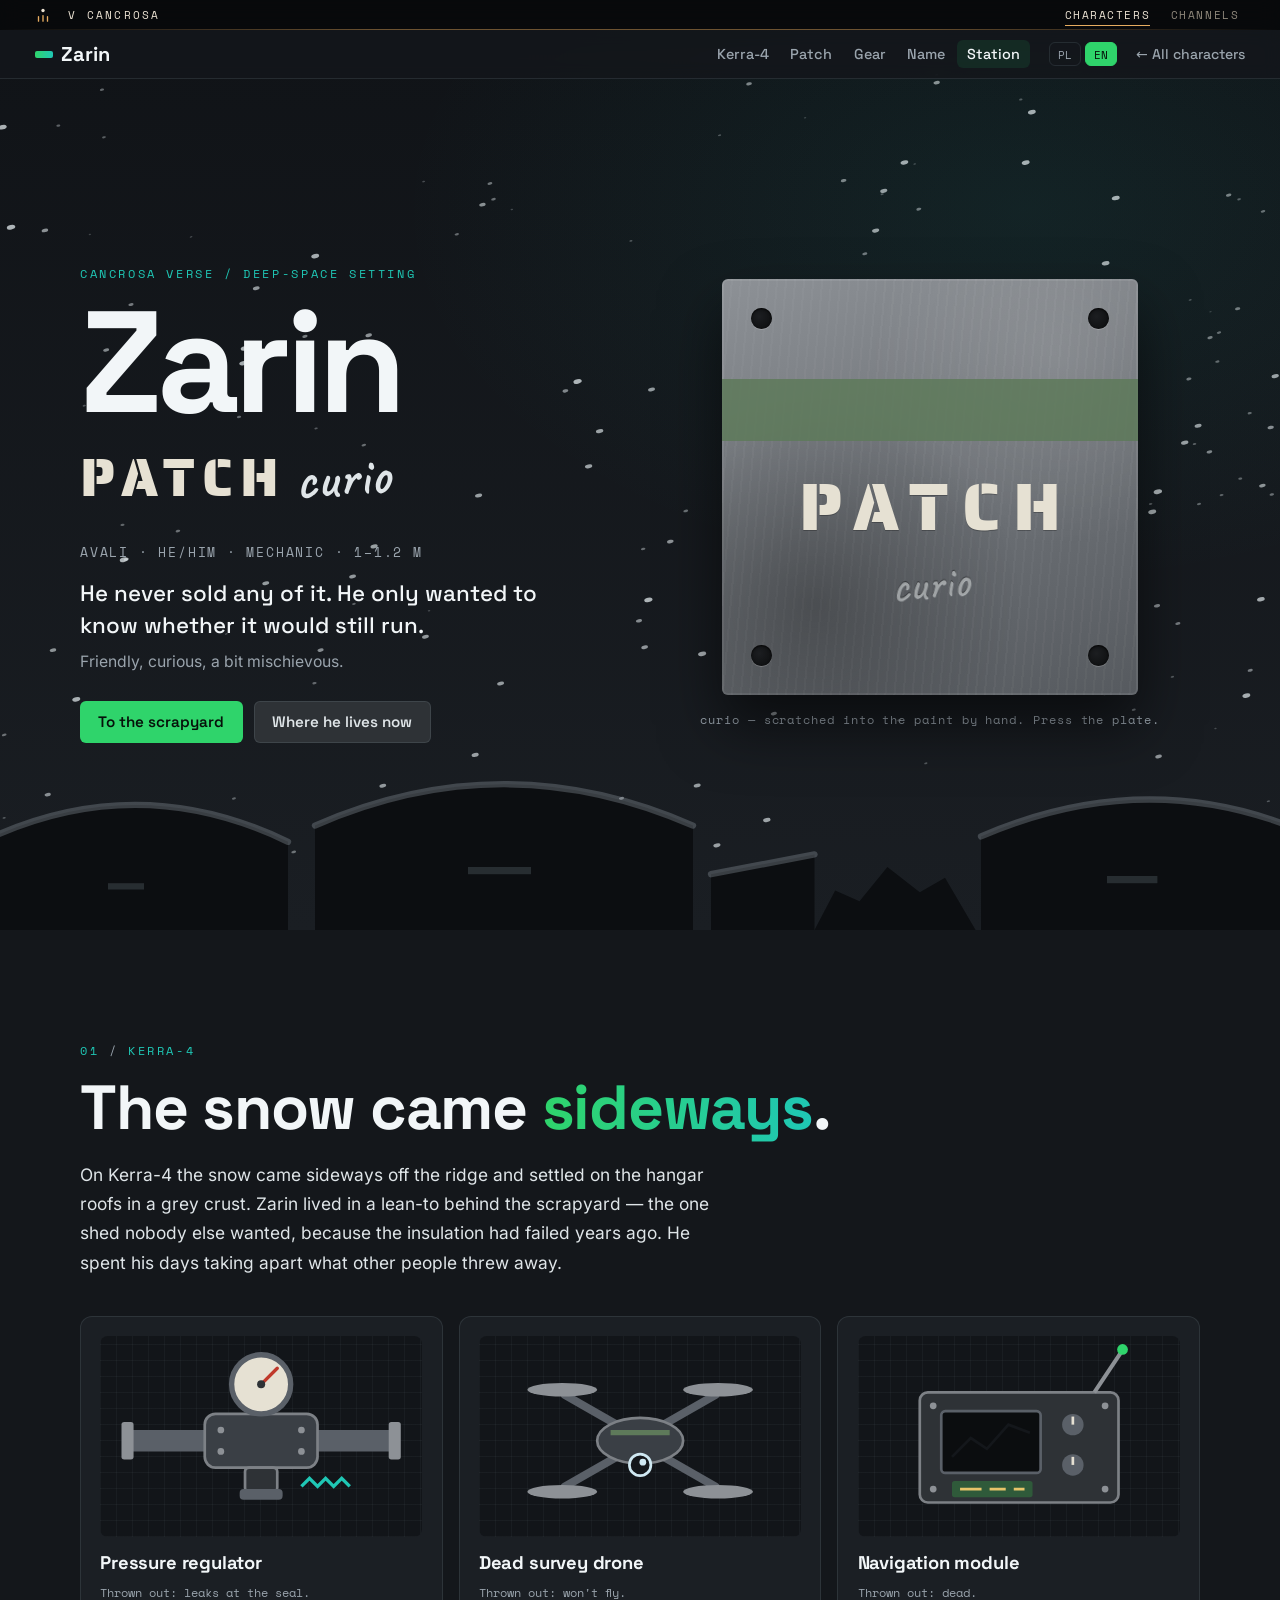
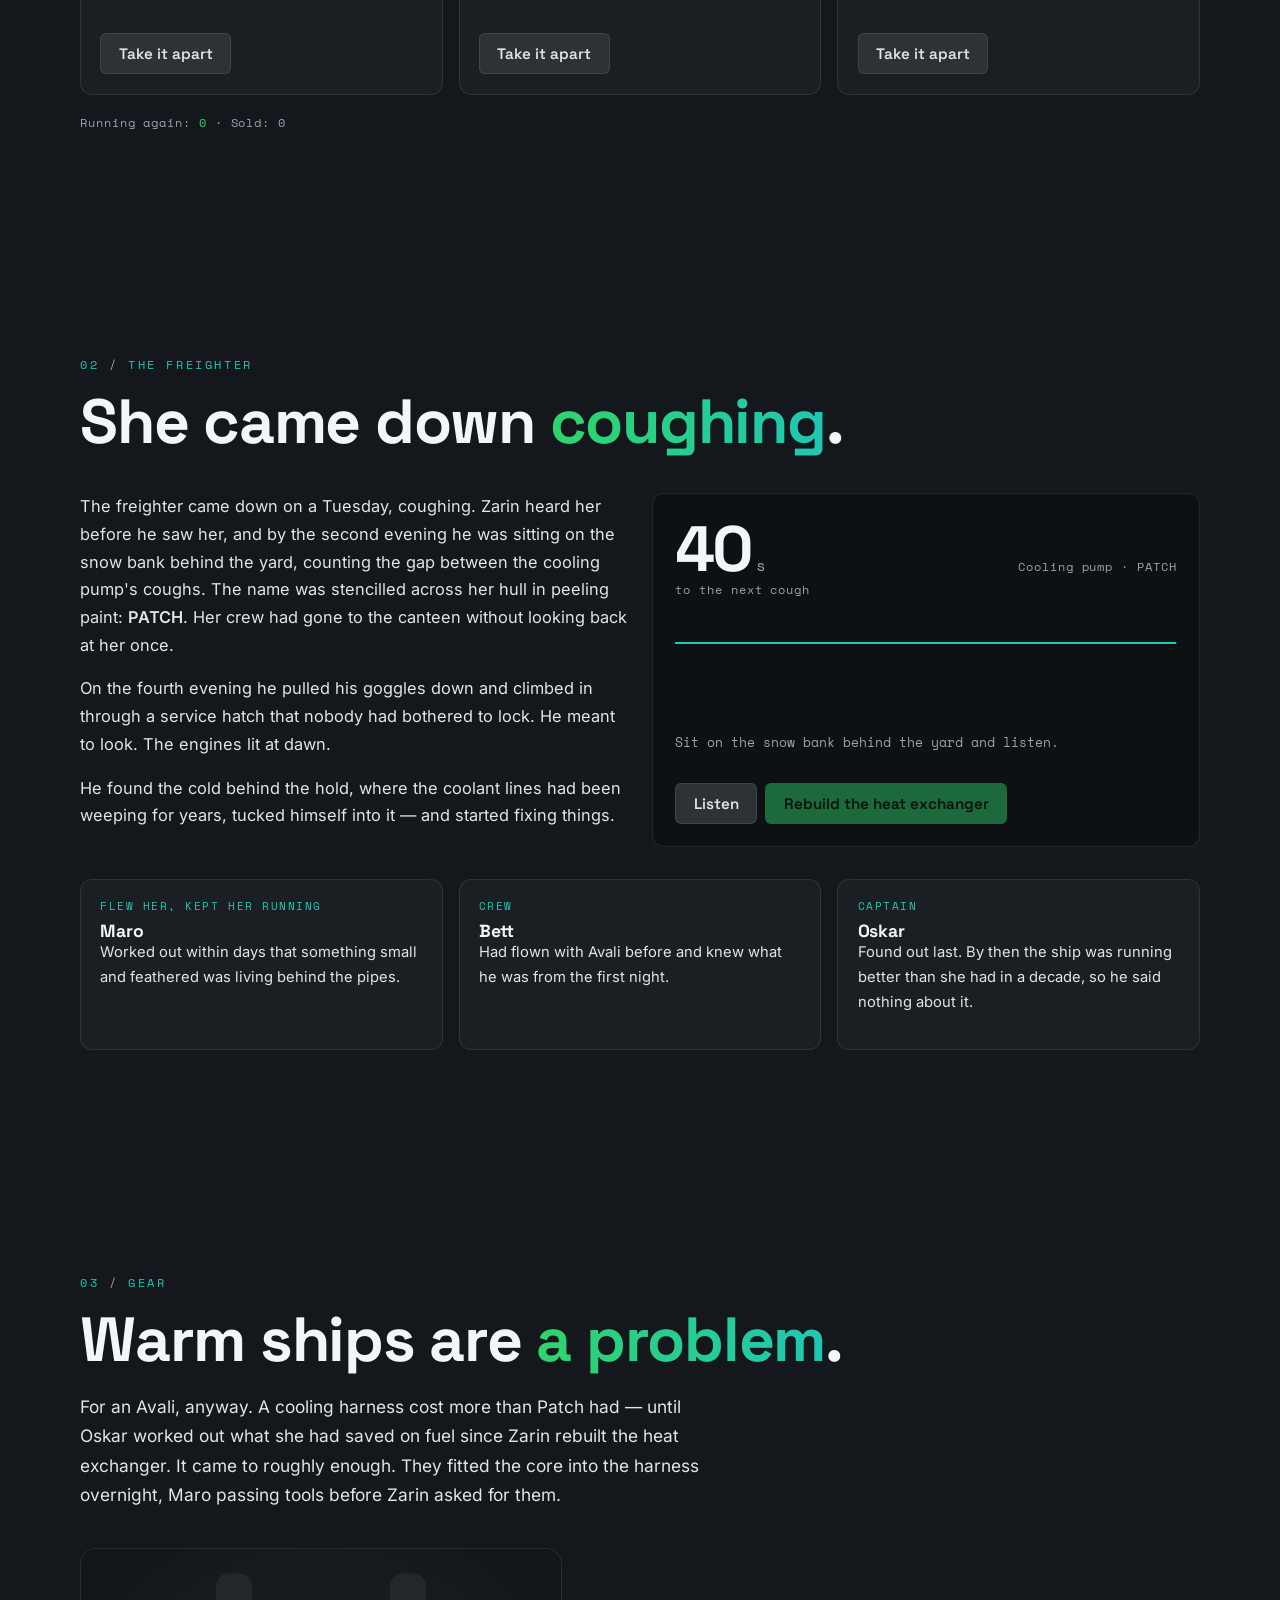
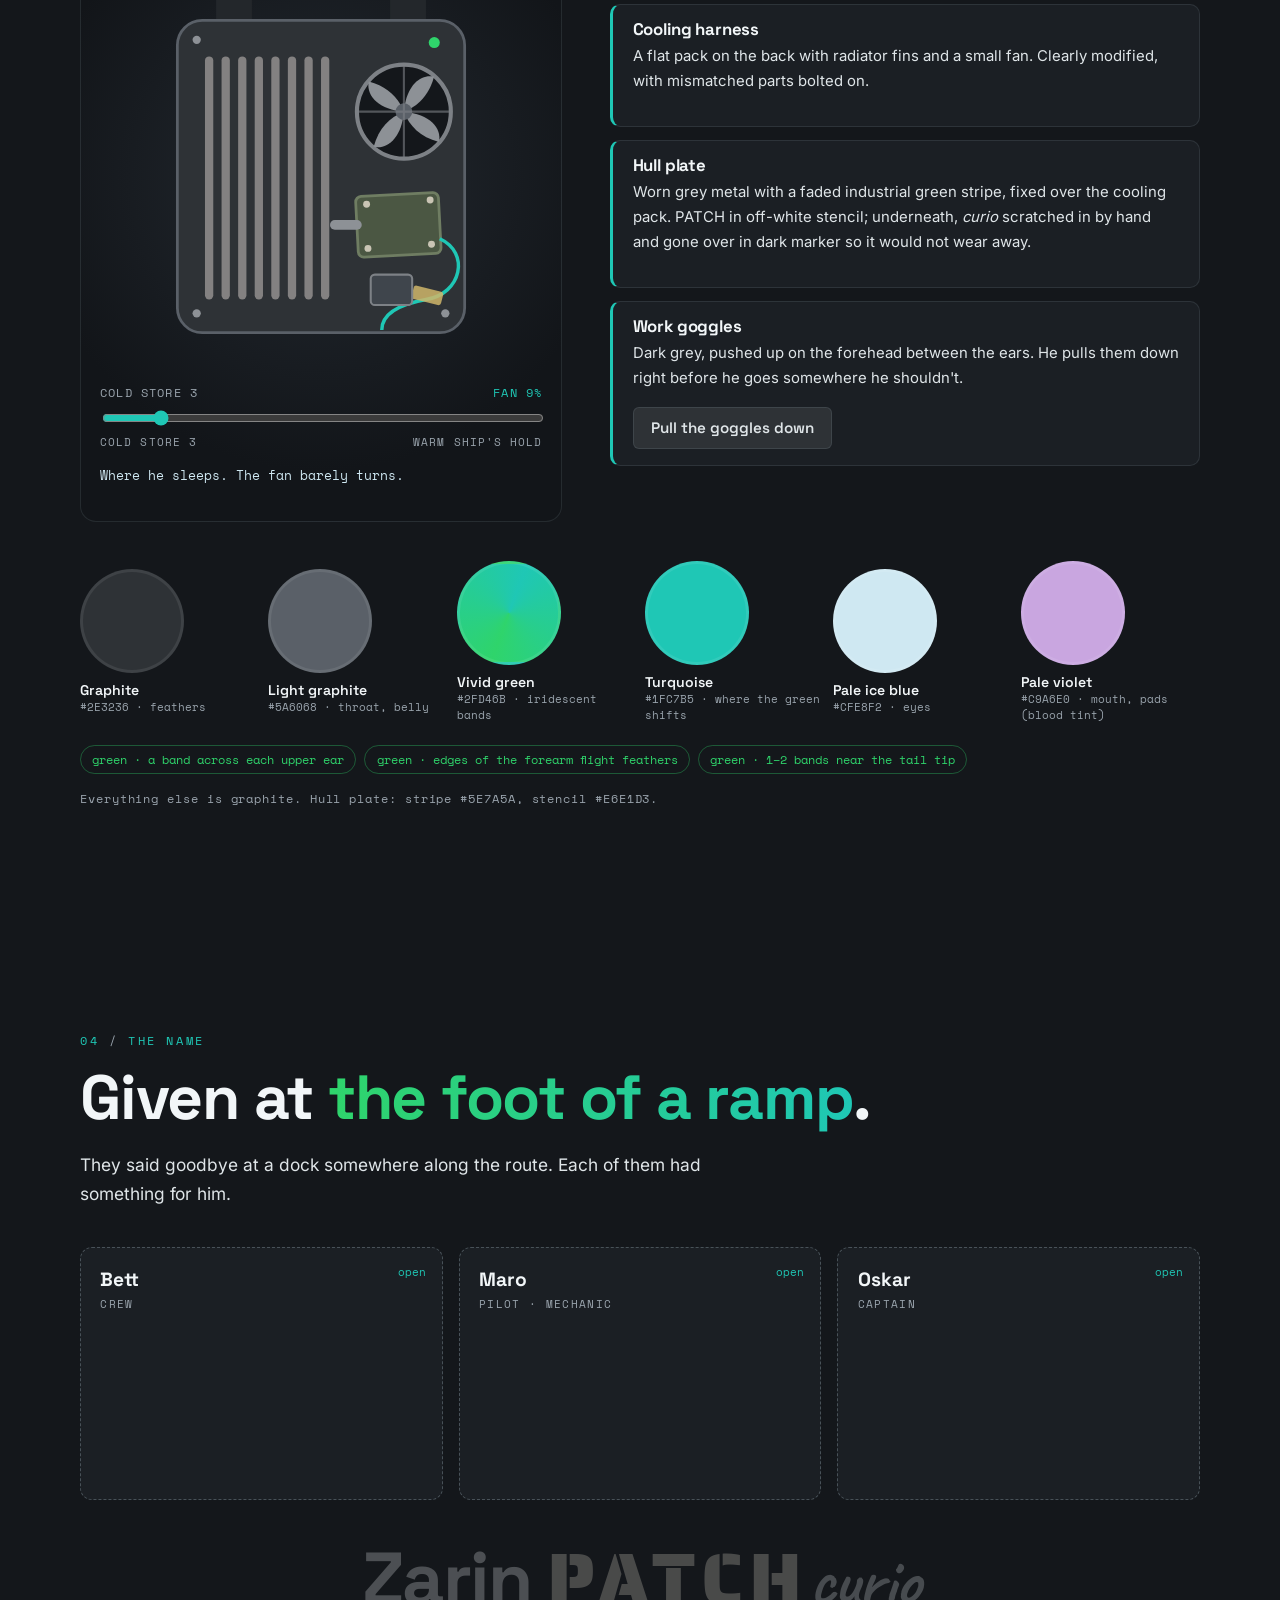
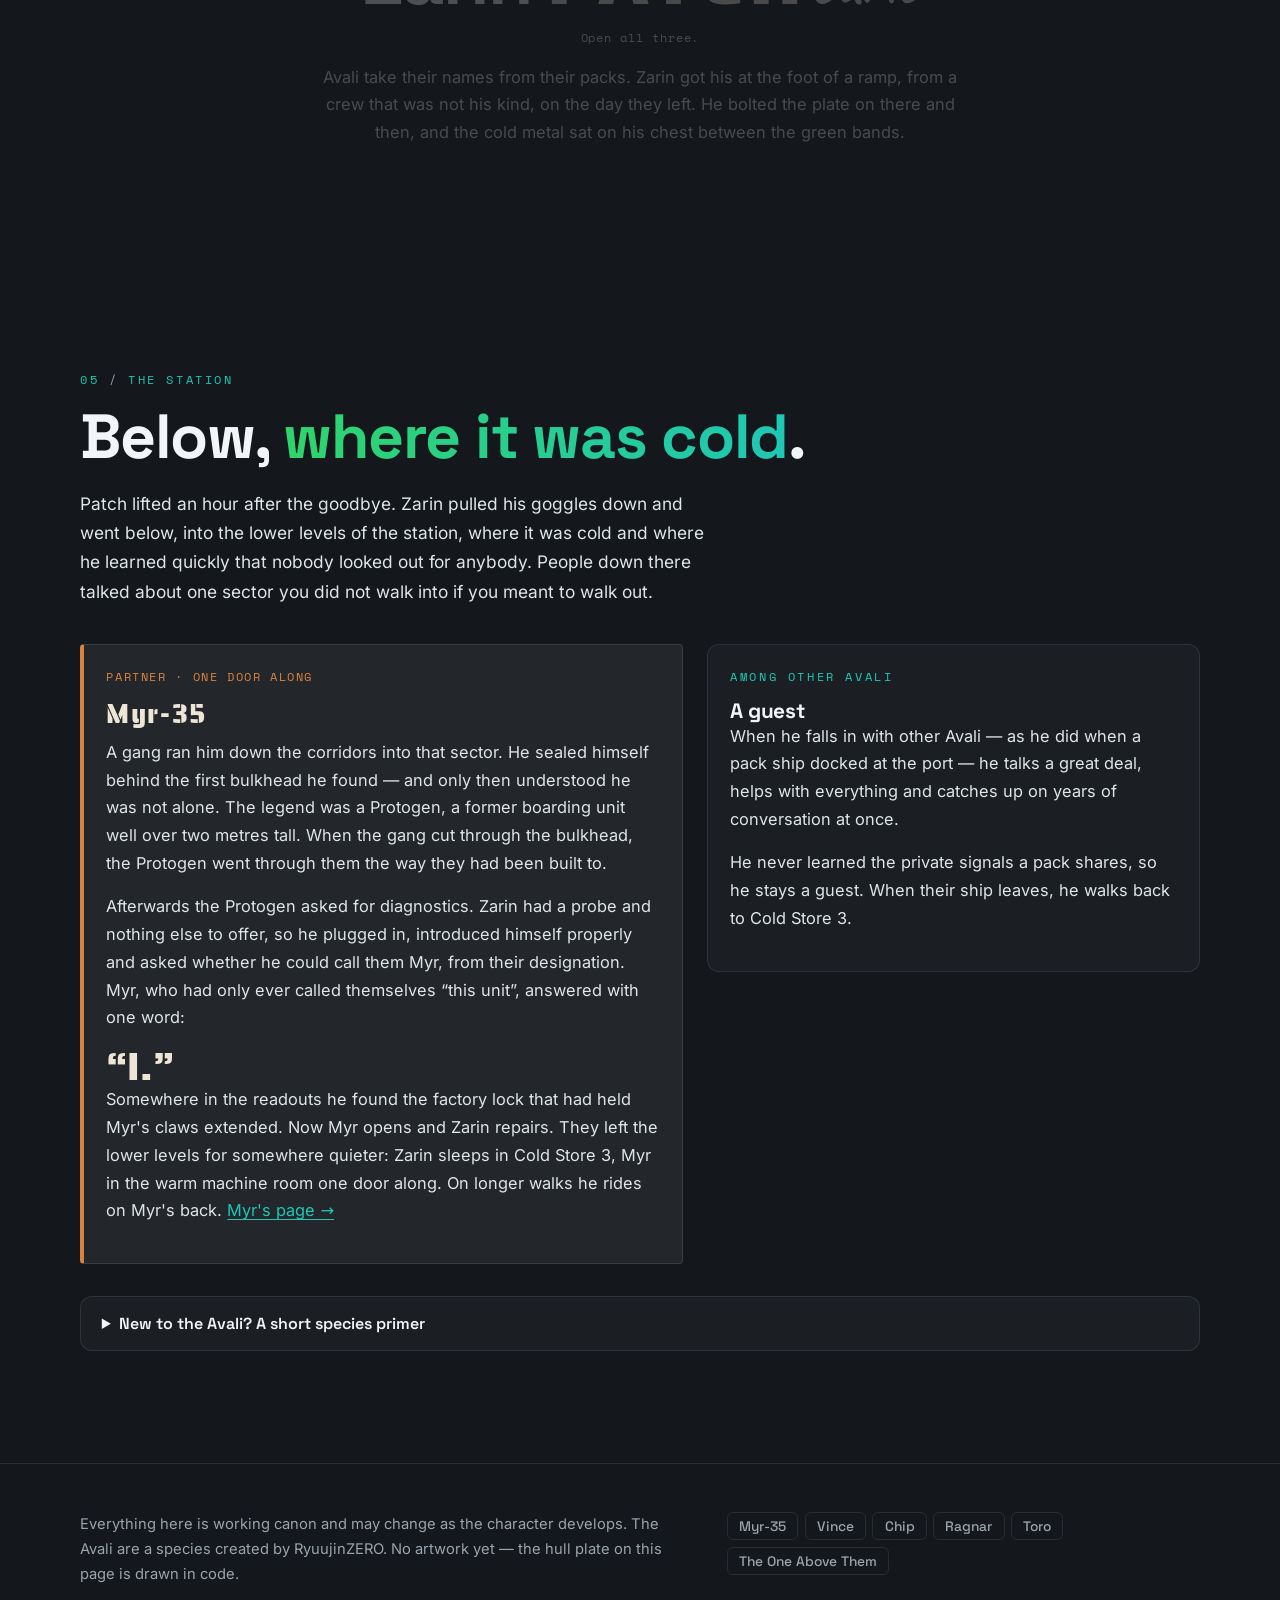
<file: zarin.html>
<!doctype html>
<html lang="en" data-lang="en">
<head>
<meta charset="utf-8">
<meta name="viewport" content="width=device-width, initial-scale=1">
<title>Zarin Patchcurio</title>
<meta name="description" content="Zarin Patchcurio — Avali mechanic from the scrapyards of Kerra-4. He never sold any of it. He only wanted to know whether it would still run.">
<meta name="theme-color" content="#14171b">
<meta name="color-scheme" content="dark">
<meta property="og:type" content="website">
<meta property="og:title" content="Zarin Patchcurio">
<meta property="og:description" content="He never sold any of it. He only wanted to know whether it would still run.">
<meta property="og:url" content="https://TWOJA-DOMENA.pl/zarin.html">
<link rel="icon" href="data:image/svg+xml,%3Csvg xmlns='http://www.w3.org/2000/svg' viewBox='0 0 32 32'%3E%3Crect x='1' y='1' width='30' height='30' rx='3' fill='%237d8186'/%3E%3Crect x='1' y='8' width='30' height='5' fill='%235e7a5a'/%3E%3Cg fill='%23101214'%3E%3Ccircle cx='5' cy='5' r='1.6'/%3E%3Ccircle cx='27' cy='5' r='1.6'/%3E%3Ccircle cx='5' cy='27' r='1.6'/%3E%3Ccircle cx='27' cy='27' r='1.6'/%3E%3C/g%3E%3Cpath d='M8 21 H24' stroke='%23e6e1d3' stroke-width='3'/%3E%3C/svg%3E">
<script>
  // Język przed pierwszym malowaniem: zapamiętany wybór albo język przeglądarki.
  (function () {
    var l;
    try { l = localStorage.getItem("lang"); } catch (e) {}
    if (l !== "pl" && l !== "en") l = /^pl\b/i.test(navigator.language || "") ? "pl" : "en";
    document.documentElement.dataset.lang = l;
    document.documentElement.lang = l;
  })();
</script>
<link rel="stylesheet" href="fonts/fonts.css">
<link rel="stylesheet" href="char.css">
<link rel="stylesheet" href="zarin.css">
<link rel="stylesheet" href="uni/universe.css">
<script src="uni/universe.js" data-site="fursony" defer></script>
</head>
<body>
<a class="skip" href="#main"><span lang="en">Skip to content</span><span lang="pl">Przejdź do treści</span></a>

<header class="nav">
  <a class="logo" href="#top"><i aria-hidden="true"></i>Zarin</a>
  <nav aria-label="Sections">
    <a href="#kerra">Kerra-4</a>
    <a href="#patch">Patch</a>
    <a href="#gear"><span lang="en">Gear</span><span lang="pl">Sprzęt</span></a>
    <a href="#name"><span lang="en">Name</span><span lang="pl">Imię</span></a>
    <a href="#station"><span lang="en">Station</span><span lang="pl">Stacja</span></a>
  </nav>
  <div class="tools">
    <button type="button" data-set-lang="pl" aria-pressed="false">PL</button>
    <button type="button" data-set-lang="en" aria-pressed="false">EN</button>
  </div>
  <a class="back" href="index.html#postacie">← <span lang="en">All characters</span><span lang="pl">Postacie</span></a>
</header>

<main id="main">

  <!-- ================= POCZĄTEK ================= -->
  <section class="hero" id="top">
    <canvas id="snow" aria-hidden="true"></canvas>
    <svg class="roofs" viewBox="0 0 1440 220" preserveAspectRatio="xMidYMax slice" aria-hidden="true">
      <g fill="#0c0e11">
        <path d="M-20 220 V122 Q150 40 320 122 V220Z"/>
        <path d="M350 220 V104 Q560 12 770 104 V220Z"/>
        <path d="M790 220 V158 L905 136 V220Z"/>
        <path d="M905 220 L928 176 L955 188 L986 150 L1022 178 L1050 162 L1084 220Z"/>
        <path d="M1090 220 V116 Q1280 34 1460 116 V220Z"/>
      </g>
      <g fill="none" stroke="#9aa3ab" stroke-opacity=".32" stroke-width="7" stroke-linecap="round">
        <path d="M-20 122 Q150 40 320 122"/>
        <path d="M350 104 Q560 12 770 104"/>
        <path d="M790 158 L905 136"/>
        <path d="M1090 116 Q1280 34 1460 116"/>
      </g>
      <g fill="#cfe8f2" fill-opacity=".14">
        <rect x="520" y="150" width="70" height="8"/><rect x="1230" y="160" width="56" height="8"/><rect x="120" y="168" width="40" height="7"/>
      </g>
    </svg>
    <div class="wrap">
      <div>
        <p class="kicker"><span lang="en">Cancrosa Verse / deep-space setting</span><span lang="pl">Cancrosa Verse / głęboki kosmos</span></p>
        <h1>Zarin</h1>
        <p class="surname" aria-label="Patchcurio"><span class="p" aria-hidden="true">PATCH</span><span class="c" aria-hidden="true">curio</span></p>
        <p class="sub"><span lang="en">Avali · he/him · mechanic · 1–1.2 m</span><span lang="pl">Avali · on/jego · mechanik · 1–1,2 m</span></p>
        <p class="tag"><span lang="en">He never sold any of it. He only wanted to know whether it would still run.</span><span lang="pl">Nigdy niczego z tego nie sprzedał. Chciał tylko wiedzieć, czy to jeszcze działa.</span></p>
        <p class="temper"><span lang="en">Friendly, curious, a bit mischievous.</span><span lang="pl">Przyjazny, ciekawski, odrobinę psotny.</span></p>
        <div class="actions">
          <a class="btn" href="#kerra"><span lang="en">To the scrapyard</span><span lang="pl">Na złomowisko</span></a>
          <a class="btn ghost" href="#station"><span lang="en">Where he lives now</span><span lang="pl">Gdzie mieszka teraz</span></a>
        </div>
      </div>
      <div class="plate-stage">
        <button type="button" class="hull" id="hull" aria-pressed="false"
          data-en-label="Hull plate from the ship Patch: worn grey metal, faded green stripe, PATCH in stencil, curio scratched by hand. Press to go over it in marker."
          data-pl-label="Płyta z kadłuba statku Patch: wytarty szary metal, wyblakły zielony pas, PATCH z szablonu, curio wydrapane ręcznie. Naciśnij, żeby poprawić je markerem."
          aria-label="Hull plate from the ship Patch">
          <span class="stripe"></span>
          <span class="word">PATCH</span>
          <span class="curio">curio</span>
          <i class="hole"></i><i class="hole"></i><i class="hole"></i><i class="hole"></i>
        </button>
        <p class="plate-cap mono" id="plateCap" aria-live="polite"></p>
      </div>
    </div>
  </section>

  <!-- ================= KERRA-4 ================= -->
  <section id="kerra">
    <div class="wrap">
      <p class="kicker" data-reveal>01 <b>/</b> Kerra-4</p>
      <h2 data-reveal><span lang="en">The snow came <em>sideways</em>.</span><span lang="pl">Śnieg leciał <em>bokiem</em>.</span></h2>
      <p class="intro" data-reveal="2" lang="en">On Kerra-4 the snow came sideways off the ridge and settled on the hangar roofs in a grey crust. Zarin lived in a lean-to behind the scrapyard — the one shed nobody else wanted, because the insulation had failed years ago. He spent his days taking apart what other people threw away.</p>
      <p class="intro" data-reveal="2" lang="pl">Na Kerra-4 śnieg leciał bokiem z grani i osiadał szarą skorupą na dachach hangarów. Zarin mieszkał w przybudówce za złomowiskiem — w jedynej szopie, której nikt nie chciał, bo izolacja dawno siadła. Całe dnie rozbierał to, co inni wyrzucili.</p>

      <div class="shelf">
        <article class="junk" data-k="reg" data-reveal>
          <svg viewBox="0 0 240 150" aria-hidden="true">
            <g class="part" style="--dx:-34px;--dy:8px;--rot:-14deg"><rect x="22" y="70" width="60" height="16" rx="3" fill="#5a6068"/><rect x="16" y="64" width="9" height="28" rx="2" fill="#8d9196"/></g>
            <g class="part" style="--dx:34px;--dy:10px;--rot:12deg"><rect x="158" y="70" width="60" height="16" rx="3" fill="#5a6068"/><rect x="215" y="64" width="9" height="28" rx="2" fill="#8d9196"/></g>
            <g class="part" style="--dx:0px;--dy:16px"><rect x="78" y="58" width="84" height="40" rx="8" fill="#3a3f45" stroke="#7d8186" stroke-width="2"/><circle cx="90" cy="70" r="2.5" fill="#8d9196"/><circle cx="150" cy="70" r="2.5" fill="#8d9196"/><circle cx="90" cy="86" r="2.5" fill="#8d9196"/><circle cx="150" cy="86" r="2.5" fill="#8d9196"/></g>
            <g class="part" style="--dx:-6px;--dy:-30px;--rot:28deg"><circle cx="120" cy="36" r="22" fill="#e6e1d3" stroke="#5a6068" stroke-width="4"/><path d="M120 36 L132 24" stroke="#c0392b" stroke-width="2.5" stroke-linecap="round"/><circle cx="120" cy="36" r="3" fill="#2e3236"/></g>
            <g class="part" style="--dx:30px;--dy:-24px;--rot:50deg"><path d="M150 112 l6 -6 l6 6 l6 -6 l6 6 l6 -6 l6 6" fill="none" stroke="#1fc7b5" stroke-width="2.5"/></g>
            <g class="part" style="--dx:-4px;--dy:30px;--rot:-20deg"><rect x="108" y="98" width="24" height="18" rx="3" fill="#2e3236" stroke="#7d8186" stroke-width="2"/><rect x="104" y="114" width="32" height="8" rx="3" fill="#5a6068"/></g>
          </svg>
          <h3><span lang="en">Pressure regulator</span><span lang="pl">Regulator ciśnienia</span></h3>
          <p class="state" aria-live="polite"></p>
          <button type="button" class="btn ghost"></button>
        </article>

        <article class="junk" data-k="drone" data-reveal="2">
          <svg viewBox="0 0 240 150" aria-hidden="true">
            <g class="part" style="--dx:-30px;--dy:-22px;--rot:-40deg"><path d="M120 76 L64 44" stroke="#5a6068" stroke-width="6" stroke-linecap="round"/><ellipse cx="62" cy="40" rx="26" ry="5" fill="#8d9196"/></g>
            <g class="part" style="--dx:30px;--dy:-22px;--rot:40deg"><path d="M120 76 L176 44" stroke="#5a6068" stroke-width="6" stroke-linecap="round"/><ellipse cx="178" cy="40" rx="26" ry="5" fill="#8d9196"/></g>
            <g class="part" style="--dx:-28px;--dy:22px;--rot:30deg"><path d="M120 80 L64 112" stroke="#5a6068" stroke-width="6" stroke-linecap="round"/><ellipse cx="62" cy="116" rx="26" ry="5" fill="#8d9196"/></g>
            <g class="part" style="--dx:28px;--dy:22px;--rot:-30deg"><path d="M120 80 L176 112" stroke="#5a6068" stroke-width="6" stroke-linecap="round"/><ellipse cx="178" cy="116" rx="26" ry="5" fill="#8d9196"/></g>
            <g class="part" style="--dx:0px;--dy:0px"><ellipse cx="120" cy="78" rx="32" ry="17" fill="#3a3f45" stroke="#7d8186" stroke-width="2"/><path d="M98 72 H142" stroke="#5e7a5a" stroke-width="4"/></g>
            <g class="part" style="--dx:0px;--dy:34px;--rot:20deg"><circle cx="120" cy="96" r="8" fill="#14171b" stroke="#cfe8f2" stroke-width="2"/><circle cx="122" cy="94" r="2.5" fill="#cfe8f2"/></g>
          </svg>
          <h3><span lang="en">Dead survey drone</span><span lang="pl">Martwy dron zwiadowczy</span></h3>
          <p class="state" aria-live="polite"></p>
          <button type="button" class="btn ghost"></button>
        </article>

        <article class="junk" data-k="nav" data-reveal="3">
          <svg viewBox="0 0 240 150" aria-hidden="true">
            <g class="part" style="--dx:0px;--dy:6px"><rect x="46" y="42" width="148" height="82" rx="6" fill="#2e3236" stroke="#7d8186" stroke-width="2"/><circle cx="56" cy="52" r="2.5" fill="#8d9196"/><circle cx="184" cy="52" r="2.5" fill="#8d9196"/><circle cx="56" cy="114" r="2.5" fill="#8d9196"/><circle cx="184" cy="114" r="2.5" fill="#8d9196"/></g>
            <g class="part" style="--dx:-22px;--dy:-26px;--rot:-8deg"><rect class="screen" x="62" y="56" width="74" height="46" rx="3" fill="#0b0d0f" stroke="#5a6068" stroke-width="2"/><path d="M70 90 L84 76 L96 84 L112 66 L128 72" fill="none" stroke="#14171b" stroke-width="2"/></g>
            <g class="part" style="--dx:30px;--dy:-8px;--rot:60deg"><circle cx="160" cy="66" r="8" fill="#5a6068"/><path d="M160 60 V66" stroke="#e6e1d3" stroke-width="2"/></g>
            <g class="part" style="--dx:34px;--dy:18px;--rot:-50deg"><circle cx="160" cy="96" r="8" fill="#5a6068"/><path d="M160 90 V96" stroke="#e6e1d3" stroke-width="2"/></g>
            <g class="part" style="--dx:20px;--dy:-30px;--rot:24deg"><path d="M176 42 L196 12" stroke="#8d9196" stroke-width="3"/><circle cx="197" cy="10" r="4" fill="#2fd46b"/></g>
            <g class="part" style="--dx:-30px;--dy:30px;--rot:12deg"><rect x="70" y="108" width="60" height="12" rx="2" fill="#2f5a3a"/><path d="M76 114 H92 M98 114 H110 M116 114 H124" stroke="#e6c46a" stroke-width="2"/></g>
          </svg>
          <h3><span lang="en">Navigation module</span><span lang="pl">Moduł nawigacyjny</span></h3>
          <div class="wake" hidden><i></i></div>
          <p class="state" aria-live="polite"></p>
          <button type="button" class="btn ghost"></button>
        </article>
      </div>
      <p class="mono ledger" id="ledger" aria-live="polite"></p>
    </div>
  </section>

  <!-- ================= PATCH ================= -->
  <section id="patch">
    <div class="wrap">
      <p class="kicker" data-reveal>02 <b>/</b> <span lang="en">The freighter</span><span lang="pl">Frachtowiec</span></p>
      <h2 data-reveal><span lang="en">She came down <em>coughing</em>.</span><span lang="pl">Wylądował, <em>kaszląc</em>.</span></h2>
      <div class="patch-grid">
        <div class="story" data-reveal>
          <p lang="en">The freighter came down on a Tuesday, coughing. Zarin heard her before he saw her, and by the second evening he was sitting on the snow bank behind the yard, counting the gap between the cooling pump's coughs. The name was stencilled across her hull in peeling paint: <b>PATCH</b>. Her crew had gone to the canteen without looking back at her once.</p>
          <p lang="pl">Frachtowiec wylądował we wtorek, kaszląc. Zarin usłyszał go, zanim go zobaczył, a drugiego wieczoru siedział już na zaspie za złomowiskiem i liczył przerwy między kaszlnięciami pompy chłodzącej. Na kadłubie, łuszczącą się farbą z szablonu: <b>PATCH</b>. Załoga poszła do stołówki, ani razu się na niego nie oglądając.</p>
          <p lang="en">On the fourth evening he pulled his goggles down and climbed in through a service hatch that nobody had bothered to lock. He meant to look. The engines lit at dawn.</p>
          <p lang="pl">Czwartego wieczoru opuścił gogle i wszedł przez właz serwisowy, którego nikt nie zadał sobie trudu zamknąć. Chciał tylko popatrzeć. Silniki zapaliły się o świcie.</p>
          <p lang="en">He found the cold behind the hold, where the coolant lines had been weeping for years, tucked himself into it — and started fixing things.</p>
          <p lang="pl">Znalazł chłód za ładownią, gdzie od lat sączyły się przewody chłodziwa, wcisnął się w niego — i zaczął naprawiać.</p>
        </div>

        <div class="pump" id="pump" data-reveal="2">
          <div class="pump-top">
            <div class="pump-num" id="pumpNum">40<small>s</small></div>
            <p class="mono"><span lang="en">Cooling pump · PATCH</span><span lang="pl">Pompa chłodząca · PATCH</span></p>
          </div>
          <p class="mono" id="pumpUnit"></p>
          <svg class="pump-line" viewBox="0 0 300 56" preserveAspectRatio="none" aria-hidden="true"><path id="trace" d="M0 28 H300"/></svg>
          <div class="pump-log" id="pumpLog" aria-label="Gaps between coughs"></div>
          <p class="pump-msg" id="pumpMsg" aria-live="polite"></p>
          <div class="pump-btns">
            <button type="button" class="btn ghost" id="listenBtn"></button>
            <button type="button" class="btn" id="fixBtn" disabled><span lang="en">Rebuild the heat exchanger</span><span lang="pl">Przebuduj wymiennik ciepła</span></button>
          </div>
        </div>
      </div>

      <div class="crew">
        <article data-reveal>
          <span class="role"><span lang="en">Flew her, kept her running</span><span lang="pl">Latał nim, trzymał go na chodzie</span></span>
          <h3>Maro</h3>
          <p lang="en">Worked out within days that something small and feathered was living behind the pipes.</p>
          <p lang="pl">W kilka dni zorientował się, że za rurami mieszka coś małego i pierzastego.</p>
        </article>
        <article data-reveal="2">
          <span class="role"><span lang="en">Crew</span><span lang="pl">Załoga</span></span>
          <h3>Bett</h3>
          <p lang="en">Had flown with Avali before and knew what he was from the first night.</p>
          <p lang="pl">Latała już kiedyś z Avali i od pierwszej nocy wiedziała, kim jest.</p>
        </article>
        <article data-reveal="3">
          <span class="role"><span lang="en">Captain</span><span lang="pl">Kapitan</span></span>
          <h3>Oskar</h3>
          <p lang="en">Found out last. By then the ship was running better than she had in a decade, so he said nothing about it.</p>
          <p lang="pl">Dowiedział się ostatni. Statek chodził wtedy lepiej niż od dekady, więc nic na ten temat nie powiedział.</p>
        </article>
      </div>
    </div>
  </section>

  <!-- ================= SPRZĘT ================= -->
  <section id="gear">
    <div class="wrap">
      <p class="kicker" data-reveal>03 <b>/</b> <span lang="en">Gear</span><span lang="pl">Sprzęt</span></p>
      <h2 data-reveal><span lang="en">Warm ships are <em>a problem</em>.</span><span lang="pl">Ciepłe statki to <em>problem</em>.</span></h2>
      <p class="intro" data-reveal="2" lang="en">For an Avali, anyway. A cooling harness cost more than Patch had — until Oskar worked out what she had saved on fuel since Zarin rebuilt the heat exchanger. It came to roughly enough. They fitted the core into the harness overnight, Maro passing tools before Zarin asked for them.</p>
      <p class="intro" data-reveal="2" lang="pl">Przynajmniej dla Avali. Uprząż chłodząca kosztowała więcej, niż Patch miał w kasie — dopóki Oskar nie policzył, ile zaoszczędzili na paliwie, odkąd Zarin przebudował wymiennik ciepła. Wyszło mniej więcej tyle. Rdzeń wmontowali w uprząż przez jedną noc, a Maro podawał narzędzia, zanim Zarin zdążył o nie poprosić.</p>

      <div class="gear">
        <div class="harness" id="harness" data-reveal>
          <svg viewBox="0 0 320 290" role="img" data-en-label="Cooling harness: a flat pack with radiator fins, a small fan and mismatched parts bolted on" data-pl-label="Uprząż chłodząca: płaski pakiet z żeberkami radiatora, małym wentylatorem i przykręconymi niepasującymi częściami" aria-label="Cooling harness">
            <rect x="84" y="4" width="26" height="56" rx="9" fill="#23272b"/>
            <rect x="210" y="4" width="26" height="56" rx="9" fill="#23272b"/>
            <rect x="56" y="38" width="208" height="226" rx="18" fill="#2e3236" stroke="#5a6068" stroke-width="2"/>
            <g id="fins">
              <rect x="76" y="64" width="6" height="176" rx="3"/><rect x="88" y="64" width="6" height="176" rx="3"/><rect x="100" y="64" width="6" height="176" rx="3"/>
              <rect x="112" y="64" width="6" height="176" rx="3"/><rect x="124" y="64" width="6" height="176" rx="3"/><rect x="136" y="64" width="6" height="176" rx="3"/>
              <rect x="148" y="64" width="6" height="176" rx="3"/><rect x="160" y="64" width="6" height="176" rx="3"/>
            </g>
            <circle cx="220" cy="104" r="34" fill="#14171b" stroke="#7d8186" stroke-width="3"/>
            <g id="fan">
              <path d="M220 104 C214 86 220 74 230 72 C232 86 228 96 220 104Z" fill="#8d9196"/>
              <path d="M220 104 C238 98 250 104 252 114 C238 116 228 112 220 104Z" fill="#8d9196"/>
              <path d="M220 104 C226 122 220 134 210 136 C208 122 212 112 220 104Z" fill="#8d9196"/>
              <path d="M220 104 C202 110 190 104 188 94 C202 92 212 96 220 104Z" fill="#8d9196"/>
              <circle cx="220" cy="104" r="6" fill="#5a6068"/>
            </g>
            <path d="M186 104 H254 M220 70 V138" stroke="#7d8186" stroke-width="1.5" opacity=".6"/>
            <rect x="186" y="164" width="60" height="44" rx="4" fill="#4b5743" stroke="#6f7d62" stroke-width="2" transform="rotate(-3 216 186)"/>
            <circle cx="193" cy="171" r="2.5" fill="#c9c4b4"/><circle cx="239" cy="168" r="2.5" fill="#c9c4b4"/><circle cx="194" cy="203" r="2.5" fill="#c9c4b4"/><circle cx="240" cy="200" r="2.5" fill="#c9c4b4"/>
            <path d="M186 186 H170" stroke="#8d9196" stroke-width="7" stroke-linecap="round"/>
            <path d="M246 196 C268 206 262 236 236 240 C214 244 204 252 204 262" fill="none" stroke="#1fc7b5" stroke-width="2.5"/>
            <rect x="226" y="232" width="22" height="10" rx="2" fill="#cfb76a" opacity=".85" transform="rotate(14 237 237)"/>
            <rect x="196" y="222" width="30" height="22" rx="3" fill="#3f454c" stroke="#7d8186" stroke-width="1.5"/>
            <circle id="led" cx="242" cy="54" r="4" fill="#2fd46b"/>
            <g fill="#8d9196"><circle cx="70" cy="52" r="3"/><circle cx="250" cy="250" r="3"/><circle cx="70" cy="250" r="3"/></g>
          </svg>
          <div class="temp">
            <div class="temp-read"><span id="tempPlace"></span><b id="fanRead"></b></div>
            <input type="range" id="temp" min="0" max="100" value="12" data-en-label="Ambient temperature" data-pl-label="Temperatura otoczenia" aria-label="Ambient temperature">
            <div class="ends"><span lang="en">Cold Store 3</span><span lang="pl">Chłodnia 3</span><span lang="en">Warm ship's hold</span><span lang="pl">Ciepła ładownia</span></div>
            <p class="temp-msg" id="tempMsg" aria-live="polite"></p>
          </div>
        </div>

        <div class="gear-list">
          <article class="gear-item" data-reveal>
            <h3><span lang="en">Cooling harness</span><span lang="pl">Uprząż chłodząca</span></h3>
            <p lang="en">A flat pack on the back with radiator fins and a small fan. Clearly modified, with mismatched parts bolted on.</p>
            <p lang="pl">Płaski pakiet na plecach z żeberkami radiatora i małym wentylatorem. Wyraźnie przerabiana, z niepasującymi częściami przykręconymi po bokach.</p>
          </article>
          <article class="gear-item" data-reveal="2">
            <h3><span lang="en">Hull plate</span><span lang="pl">Płyta z kadłuba</span></h3>
            <p lang="en">Worn grey metal with a faded industrial green stripe, fixed over the cooling pack. PATCH in off-white stencil; underneath, <i>curio</i> scratched in by hand and gone over in dark marker so it would not wear away.</p>
            <p lang="pl">Wytarty szary metal z wyblakłym przemysłowym zielonym pasem, przykręcony nad pakietem chłodzącym. PATCH białawym szablonem; pod spodem ręcznie wydrapane <i>curio</i>, poprawione ciemnym markerem, żeby się nie starło.</p>
          </article>
          <article class="gear-item" data-reveal="3">
            <h3><span lang="en">Work goggles</span><span lang="pl">Gogle robocze</span></h3>
            <p lang="en">Dark grey, pushed up on the forehead between the ears. He pulls them down right before he goes somewhere he shouldn't.</p>
            <p lang="pl">Ciemnoszare, zsunięte na czoło między uszy. Opuszcza je tuż przed tym, jak wejdzie tam, gdzie nie powinien.</p>
            <p><button type="button" class="btn ghost" id="gogglesBtn" aria-pressed="false"></button></p>
          </article>
        </div>
      </div>

      <div class="palette" id="palette">
        <button type="button" class="sw" style="--c:#2E3236" data-hex="#2E3236" data-reveal><i></i><b lang="en">Graphite</b><b lang="pl">Grafit</b><span lang="en">#2E3236 · feathers</span><span lang="pl">#2E3236 · pióra</span></button>
        <button type="button" class="sw" style="--c:#5A6068" data-hex="#5A6068" data-reveal><i></i><b lang="en">Light graphite</b><b lang="pl">Jasny grafit</b><span lang="en">#5A6068 · throat, belly</span><span lang="pl">#5A6068 · gardło, brzuch</span></button>
        <button type="button" class="sw iri" data-hex="#2FD46B" data-reveal="2"><i></i><b lang="en">Vivid green</b><b lang="pl">Żywa zieleń</b><span lang="en">#2FD46B · iridescent bands</span><span lang="pl">#2FD46B · opalizujące pasy</span></button>
        <button type="button" class="sw" style="--c:#1FC7B5" data-hex="#1FC7B5" data-reveal="2"><i></i><b lang="en">Turquoise</b><b lang="pl">Turkus</b><span lang="en">#1FC7B5 · where the green shifts</span><span lang="pl">#1FC7B5 · tam, gdzie zieleń się mieni</span></button>
        <button type="button" class="sw" style="--c:#CFE8F2" data-hex="#CFE8F2" data-reveal="3"><i></i><b lang="en">Pale ice blue</b><b lang="pl">Lodowy błękit</b><span lang="en">#CFE8F2 · eyes</span><span lang="pl">#CFE8F2 · oczy</span></button>
        <button type="button" class="sw" style="--c:#C9A6E0" data-hex="#C9A6E0" data-reveal="3"><i></i><b lang="en">Pale violet</b><b lang="pl">Blady fiolet</b><span lang="en">#C9A6E0 · mouth, pads (blood tint)</span><span lang="pl">#C9A6E0 · pyszczek, opuszki (kolor krwi)</span></button>
      </div>
      <div class="marks" data-reveal>
        <span lang="en">green · a band across each upper ear</span><span lang="pl">zieleń · pas przez każde górne ucho</span>
        <span lang="en">green · edges of the forearm flight feathers</span><span lang="pl">zieleń · brzegi lotek na przedramionach</span>
        <span lang="en">green · 1–2 bands near the tail tip</span><span lang="pl">zieleń · 1–2 pasy przy końcu ogona</span>
      </div>
      <p class="mono plate-colours" data-reveal><span lang="en">Everything else is graphite. Hull plate: stripe #5E7A5A, stencil #E6E1D3.</span><span lang="pl">Cała reszta to grafit. Płyta z kadłuba: pas #5E7A5A, szablon #E6E1D3.</span></p>
    </div>
  </section>

  <!-- ================= IMIĘ ================= -->
  <section id="name">
    <div class="wrap">
      <p class="kicker" data-reveal>04 <b>/</b> <span lang="en">The name</span><span lang="pl">Imię</span></p>
      <h2 data-reveal><span lang="en">Given at <em>the foot of a ramp</em>.</span><span lang="pl">Dane u stóp <em>rampy</em>.</span></h2>
      <p class="intro" data-reveal="2" lang="en">They said goodbye at a dock somewhere along the route. Each of them had something for him.</p>
      <p class="intro" data-reveal="2" lang="pl">Pożegnali się w jakimś doku po drodze. Każde z nich miało coś dla niego.</p>

      <div class="gifts">
        <button type="button" class="gift" aria-expanded="false" data-reveal>
          <span class="tap"><span lang="en">open</span><span lang="pl">otwórz</span></span>
          <b>Bett</b><span class="what"><span lang="en">Crew</span><span lang="pl">Załoga</span></span>
          <span class="reveal"><span lang="en">Dried meat and a tin of peaches.</span><span lang="pl">Suszone mięso i puszka brzoskwiń.</span></span>
        </button>
        <button type="button" class="gift" aria-expanded="false" data-reveal="2">
          <span class="tap"><span lang="en">open</span><span lang="pl">otwórz</span></span>
          <b>Maro</b><span class="what"><span lang="en">Pilot · mechanic</span><span lang="pl">Pilot · mechanik</span></span>
          <span class="reveal"><span lang="en">His favourite socket wrench. He pretended he had another one like it.</span><span lang="pl">Jego ulubiony klucz nasadowy. Udawał, że ma drugi taki sam.</span></span>
        </button>
        <button type="button" class="gift" aria-expanded="false" data-reveal="3">
          <span class="tap"><span lang="en">open</span><span lang="pl">otwórz</span></span>
          <b>Oskar</b><span class="what"><span lang="en">Captain</span><span lang="pl">Kapitan</span></span>
          <span class="reveal"><span lang="en">A hull plate replaced in the overhaul, cut square and drilled with four holes that lined up with the harness — Maro had measured while Zarin slept. Under the stencil, scratched in with something sharp and gone over in marker: <i>curio</i>.</span><span lang="pl">Płyta z kadłuba wymieniona przy remoncie, przycięta w kwadrat i nawiercona w czterech miejscach tak, by pasowała do uprzęży — Maro zmierzył, kiedy Zarin spał. Pod szablonem, wydrapane czymś ostrym i poprawione markerem: <i>curio</i>.</span></span>
        </button>
      </div>

      <div class="naming" id="naming" aria-live="polite">
        <p class="full">Zarin <span class="p">PATCH</span><span class="c">curio</span></p>
        <p class="mono hint"><span lang="en">Open all three.</span><span lang="pl">Otwórz wszystkie trzy.</span></p>
        <p lang="en">Avali take their names from their packs. Zarin got his at the foot of a ramp, from a crew that was not his kind, on the day they left. He bolted the plate on there and then, and the cold metal sat on his chest between the green bands.</p>
        <p lang="pl">Avali biorą imiona od swoich stad. Zarin dostał swoje u stóp rampy, od załogi, która nie była jego gatunku, w dniu, w którym odlatywali. Przykręcił płytę od razu, na miejscu, i zimny metal spoczął mu na piersi między zielonymi pasami.</p>
      </div>
    </div>
  </section>

  <!-- ================= STACJA ================= -->
  <section id="station">
    <div class="wrap">
      <p class="kicker" data-reveal>05 <b>/</b> <span lang="en">The station</span><span lang="pl">Stacja</span></p>
      <h2 data-reveal><span lang="en">Below, <em>where it was cold</em>.</span><span lang="pl">Na dole, <em>gdzie było zimno</em>.</span></h2>
      <p class="intro" data-reveal="2" lang="en">Patch lifted an hour after the goodbye. Zarin pulled his goggles down and went below, into the lower levels of the station, where it was cold and where he learned quickly that nobody looked out for anybody. People down there talked about one sector you did not walk into if you meant to walk out.</p>
      <p class="intro" data-reveal="2" lang="pl">Patch odleciał godzinę po pożegnaniu. Zarin opuścił gogle i zszedł na dół, do dolnych poziomów stacji — tam, gdzie było zimno i gdzie szybko się nauczył, że nikt na nikogo nie uważa. Mówiło się tam o jednym sektorze, do którego się nie wchodzi, jeśli chce się z niego wyjść.</p>

      <div class="station">
        <article class="myr-card" data-reveal>
          <p class="tagline"><span lang="en">Partner · one door along</span><span lang="pl">Wspólniczka · jedne drzwi dalej</span></p>
          <h3><a href="myr.html">Myr-35</a></h3>
          <p lang="en">A gang ran him down the corridors into that sector. He sealed himself behind the first bulkhead he found — and only then understood he was not alone. The legend was a Protogen, a former boarding unit well over two metres tall. When the gang cut through the bulkhead, the Protogen went through them the way they had been built to.</p>
          <p lang="pl">Gang zagonił go korytarzami do tamtego sektora. Zamknął się za pierwszą grodzią, jaką znalazł — i dopiero wtedy zrozumiał, że nie jest sam. Legenda okazała się Protogenem, byłą jednostką abordażową wysoką na ponad dwa metry. Kiedy gang przeciął gródź, jednostka przeszła przez nich tak, jak ją zbudowano.</p>
          <p lang="en">Afterwards the Protogen asked for diagnostics. Zarin had a probe and nothing else to offer, so he plugged in, introduced himself properly and asked whether he could call them Myr, from their designation. Myr, who had only ever called themselves “this unit”, answered with one word:</p>
          <p lang="pl">Potem poprosiła o diagnostykę. Zarin miał sondę i nic więcej, więc się podłączył, przedstawił porządnie i zapytał, czy może mówić do niej Myr — od oznaczenia. Myr, która dotąd mówiła o sobie tylko „ta jednostka”, odpowiedziała jednym słowem:</p>
          <span class="first-i"><span lang="en">“I.”</span><span lang="pl">„Ja.”</span></span>
          <p lang="en">Somewhere in the readouts he found the factory lock that had held Myr's claws extended. Now Myr opens and Zarin repairs. They left the lower levels for somewhere quieter: Zarin sleeps in Cold Store 3, Myr in the warm machine room one door along. On longer walks he rides on Myr's back. <a href="myr.html">Myr's page →</a></p>
          <p lang="pl">Gdzieś w odczytach znalazł fabryczną blokadę, która trzymała pazury Myr wysunięte. Teraz Myr otwiera, a Zarin naprawia. Wynieśli się z dolnych poziomów w spokojniejsze miejsce: Zarin śpi w Chłodni 3, Myr w ciepłej maszynowni jedne drzwi dalej. Na dłuższych trasach jedzie na plecach Myr. <a href="myr.html">Strona Myr →</a></p>
        </article>

        <article class="guest" data-reveal="2">
          <p class="kicker"><span lang="en">Among other Avali</span><span lang="pl">Wśród innych Avali</span></p>
          <h3><span lang="en">A guest</span><span lang="pl">Gość</span></h3>
          <p lang="en">When he falls in with other Avali — as he did when a pack ship docked at the port — he talks a great deal, helps with everything and catches up on years of conversation at once.</p>
          <p lang="pl">Kiedy trafia na inne Avali — jak wtedy, gdy w porcie zacumował statek stada — mówi bardzo dużo, pomaga przy wszystkim i nadrabia lata rozmów naraz.</p>
          <p lang="en">He never learned the private signals a pack shares, so he stays a guest. When their ship leaves, he walks back to Cold Store 3.</p>
          <p lang="pl">Nigdy nie nauczył się prywatnych sygnałów, które dzieli stado, więc zostaje gościem. Kiedy ich statek odlatuje, wraca do Chłodni 3.</p>
        </article>
      </div>

      <details class="primer" data-reveal>
        <summary><span lang="en">New to the Avali? A short species primer</span><span lang="pl">Nie znasz Avali? Krótko o gatunku</span></summary>
        <dl>
          <dt><span lang="en">Size</span><span lang="pl">Wzrost</span></dt><dd><span lang="en">1 to 1.2 m tall. Small and compact.</span><span lang="pl">1–1,2 m. Mali i zwarci.</span></dd>
          <dt><span lang="en">Body</span><span lang="pl">Ciało</span></dt><dd><span lang="en">Bipedal, raptor-like, covered in thick insulating feathers. Very fluffy.</span><span lang="pl">Dwunożne, raptorowate, w gęstych izolujących piórach. Bardzo puszyste.</span></dd>
          <dt><span lang="en">Legs</span><span lang="pl">Nogi</span></dt><dd><span lang="en">Digitigrade, with bird-like clawed feet.</span><span lang="pl">Palcochodne, z ptasimi stopami zakończonymi pazurami.</span></dd>
          <dt><span lang="en">Head</span><span lang="pl">Głowa</span></dt><dd><span lang="en">Short rounded snout with small teeth.</span><span lang="pl">Krótki zaokrąglony pyszczek z małymi zębami.</span></dd>
          <dt><span lang="en">Ears</span><span lang="pl">Uszy</span></dt><dd><span lang="en">Four long feathered ears: a larger upper pair and a smaller lower pair.</span><span lang="pl">Cztery długie, pierzaste uszy: większa para u góry, mniejsza niżej.</span></dd>
          <dt><span lang="en">Arms</span><span lang="pl">Ręce</span></dt><dd><span lang="en">Wing-like flight feathers along the forearms. Small hands with three fingers.</span><span lang="pl">Lotki wzdłuż przedramion, jak skrzydła. Małe dłonie z trzema palcami.</span></dd>
          <dt><span lang="en">Tail</span><span lang="pl">Ogon</span></dt><dd><span lang="en">Long and feathered, about half the total body length.</span><span lang="pl">Długi i pierzasty, mniej więcej połowa długości ciała.</span></dd>
          <dt><span lang="en">Blood</span><span lang="pl">Krew</span></dt><dd><span lang="en">Pale violet, which tints the mouth, tongue and bare skin.</span><span lang="pl">Bladofioletowa — barwi pyszczek, język i nagą skórę.</span></dd>
          <dt><span lang="en">Plumage</span><span lang="pl">Upierzenie</span></dt><dd><span lang="en">Males have bright, iridescent bands across the feathers; females have muted two-tone plumage.</span><span lang="pl">Samce mają jaskrawe, opalizujące pasy na piórach; samice — stonowane, dwubarwne upierzenie.</span></dd>
        </dl>
      </details>
    </div>
  </section>
</main>

<footer>
  <div class="wrap foot">
    <div>
      <p lang="en">Everything here is working canon and may change as the character develops. The Avali are a species created by RyuujinZERO. No artwork yet — the hull plate on this page is drawn in code.</p>
      <p lang="pl">Wszystko tutaj to kanon roboczy i może się zmienić razem z postacią. Avali to gatunek stworzony przez RyuujinZERO. Grafiki jeszcze nie ma — płyta z kadłuba na tej stronie jest narysowana w kodzie.</p>
    </div>
    <div class="others">
      <a href="myr.html">Myr-35</a><a href="vince.html">Vince</a><a href="chip.html">Chip</a><a href="ragnar.html">Ragnar</a><a href="toro.html">Toro</a><a href="index.html">The One Above Them</a>
    </div>
  </div>
</footer>

<script src="char.js"></script>
<script>
  const t = CHAR.t;
  const reduced = matchMedia("(prefers-reduced-motion: reduce)").matches;

  // ---------- Śnieg niesiony bokiem z grani ----------
  const hero = document.querySelector(".hero");
  const snow = document.getElementById("snow");
  if (!reduced && snow.getContext) {
    const ctx = snow.getContext("2d");
    let W = 0, H = 0, flakes = [], running = true, last = 0;
    const flake = x => {
      const z = Math.random();
      return { x, y: Math.random() * H, r: .6 + z * 1.7, vx: -(70 + z * 230), vy: 16 + z * 36, ph: Math.random() * 6.3, a: .2 + z * .55 };
    };
    function size() {
      const r = hero.getBoundingClientRect(), d = Math.min(devicePixelRatio || 1, 2);
      if (Math.abs(r.width - W) < 1 && Math.abs(r.height - H) < 80) return;
      W = r.width; H = r.height;
      snow.width = W * d; snow.height = H * d;
      ctx.setTransform(d, 0, 0, d, 0, 0);
      flakes = Array.from({ length: Math.round(Math.min(240, W * H / 6500)) }, () => flake(Math.random() * W));
    }
    function frame(now) {
      const dt = Math.min(.05, (now - last) / 1000 || 0);
      last = now;
      ctx.clearRect(0, 0, W, H);
      ctx.fillStyle = "#e8f0f3";
      for (const f of flakes) {
        f.ph += dt * 2.2;
        f.x += f.vx * dt;
        f.y += (f.vy + Math.sin(f.ph) * 14) * dt;
        if (f.x < -12 || f.y > H + 12) { Object.assign(f, flake(W + 12)); f.y = Math.random() * H * .85; }
        ctx.globalAlpha = f.a;
        ctx.beginPath();
        ctx.ellipse(f.x, f.y, f.r * 1.9, f.r, -.22, 0, 6.2832);
        ctx.fill();
      }
      if (running) requestAnimationFrame(frame);
    }
    size();
    addEventListener("resize", size);
    new IntersectionObserver(([e]) => {
      const was = running;
      running = e.isIntersecting;
      if (running && !was) { last = performance.now(); requestAnimationFrame(frame); }
    }).observe(hero);
    requestAnimationFrame(frame);
  }

  // ---------- Płyta z kadłuba: przechyla się pod kursorem, klik poprawia „curio” markerem ----------
  const hull = document.getElementById("hull");
  const stage = document.querySelector(".plate-stage");
  if (!reduced) {
    stage.addEventListener("pointermove", e => {
      if (e.pointerType !== "mouse") return;
      const r = hull.getBoundingClientRect();
      const x = (e.clientX - r.left) / r.width - .5, y = (e.clientY - r.top) / r.height - .5;
      hull.style.transform = `rotateX(${(-y * 16).toFixed(1)}deg) rotateY(${(x * 20).toFixed(1)}deg)`;
    });
    stage.addEventListener("pointerleave", () => hull.style.transform = "");
  }
  function renderPlate() {
    document.getElementById("plateCap").textContent = hull.classList.contains("marker")
      ? t({ en: "…then gone over in dark marker, so it would not wear away.", pl: "…a potem poprawione ciemnym markerem, żeby się nie starło." })
      : t({ en: "curio — scratched into the paint by hand. Press the plate.", pl: "curio — wydrapane ręcznie w farbie. Naciśnij płytę." });
  }
  hull.addEventListener("click", () => {
    hull.setAttribute("aria-pressed", String(hull.classList.toggle("marker")));
    renderPlate();
  });

  // ---------- Złomowisko: rozbierz i złóż ----------
  const JUNK = {
    reg: { found: { en: "Thrown out: leaks at the seal.", pl: "Wyrzucony: cieknie na uszczelce." }, ok: { en: "Holds pressure.", pl: "Trzyma ciśnienie." } },
    drone: { found: { en: "Thrown out: won't fly.", pl: "Wyrzucony: nie lata." }, ok: { en: "Flies. Badly. Good enough.", pl: "Lata. Kiepsko. Wystarczy." } },
    nav: { found: { en: "Thrown out: dead.", pl: "Wyrzucony: martwy." }, ok: { en: "Awake now. It took three weeks.", pl: "Już się obudził. Zajęło to trzy tygodnie." } },
  };
  const junks = [...document.querySelectorAll(".junk")];
  function renderJunk(j) {
    const k = j.dataset.k, s = j.dataset.state || "found";
    const state = j.querySelector(".state"), btn = j.querySelector(".btn");
    state.classList.toggle("ok", s === "ok");
    state.textContent = s === "open" ? t({ en: "Apart. Every piece laid out on the bench.", pl: "Rozebrany. Każda część rozłożona na stole." })
      : s === "waking" ? t({ en: `Waking up… day ${j.dataset.day} of 21.`, pl: `Budzi się… dzień ${j.dataset.day} z 21.` })
      : t(JUNK[k][s]);
    btn.disabled = s === "waking";
    btn.textContent = s === "open" ? t({ en: "Put it back together", pl: "Złóż z powrotem" })
      : s === "waking" ? t({ en: "Waiting…", pl: "Czekam…" })
      : t({ en: "Take it apart", pl: "Rozbierz" });
  }
  function renderLedger() {
    const n = junks.filter(j => j.dataset.state === "ok").length;
    document.getElementById("ledger").innerHTML = t({ en: "Running again: ", pl: "Znów działa: " }) + `<b>${n}</b> · ` + t({ en: "Sold: 0", pl: "Sprzedane: 0" });
  }
  junks.forEach(j => j.querySelector(".btn").addEventListener("click", () => {
    const s = j.dataset.state || "found";
    if (s !== "open") {
      j.dataset.state = "open";
      j.classList.add("open");
      j.classList.remove("awake");
    } else {
      j.classList.remove("open");
      if (j.dataset.k === "nav") {
        const wake = j.querySelector(".wake"), bar = wake.querySelector("i");
        wake.hidden = false;
        j.dataset.state = "waking"; j.dataset.day = 1;
        const timer = setInterval(() => {
          const d = +j.dataset.day + 1;
          bar.style.width = (d / 21 * 100).toFixed(1) + "%";
          if (d > 21) {
            clearInterval(timer);
            wake.hidden = true; bar.style.width = "0";
            j.dataset.state = "ok";
            j.classList.add("awake");
            renderLedger();
          } else j.dataset.day = d;
          renderJunk(j);
        }, 150);
      } else j.dataset.state = "ok";
    }
    renderJunk(j);
    renderLedger();
  }));

  // ---------- Pompa chłodząca: liczenie przerw między kaszlnięciami ----------
  const pump = document.getElementById("pump");
  const pumpNum = document.getElementById("pumpNum");
  const pumpLog = document.getElementById("pumpLog");
  const listenBtn = document.getElementById("listenBtn");
  const fixBtn = document.getElementById("fixBtn");
  const trace = document.getElementById("trace");
  let pState = "idle", gap = 40, left = 40, coughs = 0, pTimer = null;
  let pts = Array(61).fill(0);
  function drawTrace() {
    trace.setAttribute("d", pts.map((v, i) => (i ? "L" : "M") + i * 5 + " " + (28 + v).toFixed(1)).join(" "));
  }
  function renderPump() {
    pumpNum.innerHTML = pState === "fixed" ? `OK<small>${t({ en: "steady", pl: "równo" })}</small>` : `${left}<small>s</small>`;
    document.getElementById("pumpUnit").textContent = pState === "fixed"
      ? t({ en: "no coughs", pl: "bez kaszlnięć" })
      : t({ en: "to the next cough", pl: "do następnego kaszlnięcia" });
    const M = pState === "fixed" ? { en: "Running better than she had in a decade.", pl: "Chodzi lepiej niż od dekady." }
      : pState === "idle" ? { en: "Sit on the snow bank behind the yard and listen.", pl: "Usiądź na zaspie za złomowiskiem i posłuchaj." }
      : coughs >= 3 ? { en: "Forty. Thirty-nine. Thirty-eight. It's getting worse — the heat exchanger.", pl: "Czterdzieści. Trzydzieści dziewięć. Trzydzieści osiem. Coraz gorzej — to wymiennik ciepła." }
      : { en: "Counting the gap between the cooling pump's coughs…", pl: "Liczę przerwy między kaszlnięciami pompy chłodzącej…" };
    document.getElementById("pumpMsg").textContent = t(M);
    listenBtn.textContent = pState === "listening" ? t({ en: "Stop listening", pl: "Przestań słuchać" })
      : pState === "paused" ? t({ en: "Keep listening", pl: "Słuchaj dalej" })
      : pState === "fixed" ? t({ en: "Listen again", pl: "Posłuchaj od nowa" })
      : t({ en: "Listen", pl: "Słuchaj" });
    pumpLog.setAttribute("aria-label", t({ en: "Gaps between coughs", pl: "Przerwy między kaszlnięciami" }));
  }
  function cough() {
    coughs++;
    const s = document.createElement("span");
    s.textContent = gap + " s";
    pumpLog.append(s);
    if (pumpLog.children.length > 7) pumpLog.firstElementChild.remove();
    pts.splice(-5, 5, -6, -24, 22, -12, 5);
    pump.classList.remove("cough"); void pump.offsetWidth; pump.classList.add("cough");
    gap = Math.max(25, gap - 1);
    left = gap;
    if (coughs >= 3) fixBtn.disabled = false;
  }
  function tick() {
    left--;
    pts.shift();
    pts.push((Math.random() - .5) * 4);
    if (left <= 0) cough();
    drawTrace();
    renderPump();
  }
  listenBtn.addEventListener("click", () => {
    if (pState === "listening") { clearInterval(pTimer); pState = "paused"; renderPump(); return; }
    if (pState === "fixed") {
      gap = 40; left = 40; coughs = 0; pumpLog.textContent = "";
      pts = Array(61).fill(0); pump.classList.remove("fixed"); fixBtn.disabled = true;
    }
    pState = "listening";
    pTimer = setInterval(tick, 55);
    renderPump();
  });
  fixBtn.addEventListener("click", () => {
    clearInterval(pTimer);
    pState = "fixed";
    pump.classList.add("fixed");
    fixBtn.disabled = true;
    pts = pts.map((_, i) => Math.sin(i / 4.2) * 6);
    drawTrace();
    renderPump();
  });

  // ---------- Uprząż: wentylator kręci się tym szybciej, im cieplej ----------
  const fan = document.getElementById("fan");
  const temp = document.getElementById("temp");
  const fins = document.getElementById("fins");
  let speed = 0, angle = 0, fanLast = 0, fanOn = false;
  const mix = (a, b, k) => "#" + [0, 2, 4].map(i => Math.round(parseInt(a.substr(i + 1, 2), 16) * (1 - k) + parseInt(b.substr(i + 1, 2), 16) * k).toString(16).padStart(2, "0")).join("");
  function renderTemp() {
    const k = +temp.value / 100;
    speed = 30 + Math.pow(k, 1.5) * 1400;
    fins.setAttribute("fill", mix("#7d8186", "#d9823f", Math.pow(k, 1.3)));
    document.getElementById("led").setAttribute("fill", k > .8 ? "#d9823f" : "#2fd46b");
    document.getElementById("fanRead").textContent = t({ en: "fan ", pl: "wentylator " }) + Math.round(5 + Math.pow(k, 1.5) * 95) + "%";
    const P = k < .25 ? [{ en: "Cold Store 3", pl: "Chłodnia 3" }, { en: "Where he sleeps. The fan barely turns.", pl: "Tu śpi. Wentylator ledwo się kręci." }]
      : k < .55 ? [{ en: "Station corridor", pl: "Korytarz stacji" }, { en: "The fins do most of the work.", pl: "Większość roboty robią żeberka radiatora." }]
      : k < .8 ? [{ en: "Myr's machine room", pl: "Maszynownia Myr" }, { en: "One door along, and warm. Fan at full speed.", pl: "Jedne drzwi dalej i ciepło. Wentylator na pełnych obrotach." }]
      : [{ en: "Warm ship's hold", pl: "Ciepła ładownia" }, { en: "Warm ships are a problem for an Avali. This is what the harness is for.", pl: "Ciepłe statki to problem dla Avali. Po to jest uprząż." }];
    document.getElementById("tempPlace").textContent = t(P[0]);
    document.getElementById("tempMsg").textContent = t(P[1]);
    if (reduced) fan.setAttribute("transform", `rotate(${Math.round(k * 90)} 220 104)`);
  }
  function spin(now) {
    const dt = Math.min(.05, (now - fanLast) / 1000 || 0);
    fanLast = now;
    angle = (angle + speed * dt) % 360;
    fan.setAttribute("transform", `rotate(${angle.toFixed(1)} 220 104)`);
    if (fanOn) requestAnimationFrame(spin);
  }
  temp.addEventListener("input", renderTemp);
  if (!reduced) new IntersectionObserver(([e]) => {
    const was = fanOn;
    fanOn = e.isIntersecting;
    if (fanOn && !was) { fanLast = performance.now(); requestAnimationFrame(spin); }
  }).observe(document.getElementById("harness"));

  // ---------- Gogle ----------
  const gogglesBtn = document.getElementById("gogglesBtn");
  function renderGoggles() {
    const on = document.documentElement.classList.contains("goggles");
    gogglesBtn.setAttribute("aria-pressed", String(on));
    gogglesBtn.textContent = on ? t({ en: "Push them back up", pl: "Podnieś je z powrotem" }) : t({ en: "Pull the goggles down", pl: "Opuść gogle" });
  }
  gogglesBtn.addEventListener("click", () => { document.documentElement.classList.toggle("goggles"); renderGoggles(); });

  // ---------- Paleta ----------
  document.querySelectorAll(".sw").forEach(b => b.addEventListener("click", async () => {
    const ok = await CHAR.copy(b.dataset.hex);
    CHAR.toast(ok ? t({ en: "Copied " + b.dataset.hex, pl: "Skopiowano " + b.dataset.hex }) : b.dataset.hex);
  }));

  // ---------- Prezenty i imię ----------
  const gifts = [...document.querySelectorAll(".gift")];
  gifts.forEach(g => g.addEventListener("click", () => {
    g.setAttribute("aria-expanded", "true");
    if (gifts.every(x => x.getAttribute("aria-expanded") === "true")) document.getElementById("naming").classList.add("done");
  }));

  CHAR.onLang(() => {
    renderPlate(); junks.forEach(renderJunk); renderLedger(); renderPump(); renderTemp(); renderGoggles();
  });
  drawTrace();
  CHAR.init();
</script>
</body>
</html>
</file>
<file: fonts/fonts.css>
/* Archivo, Inter, Space Mono — SIL Open Font License (pliki OFL-*.txt obok). Źródło: Fontsource. */
@font-face { font-family: "Archivo"; font-style: normal; font-weight: 600; font-display: swap; src: url("archivo-latin-ext-600-normal.woff2") format("woff2"); unicode-range: U+0100-02AF,U+0304,U+0308,U+0329,U+1E00-1E9F,U+1EF2-1EFF,U+2020,U+20A0-20AB,U+20AD-20C0,U+2113,U+2C60-2C7F,U+A720-A7FF; }
@font-face { font-family: "Archivo"; font-style: normal; font-weight: 600; font-display: swap; src: url("archivo-latin-600-normal.woff2") format("woff2"); unicode-range: U+0000-00FF,U+0131,U+0152-0153,U+02BB-02BC,U+02C6,U+02DA,U+02DC,U+0304,U+0308,U+0329,U+2000-206F,U+2074,U+20AC,U+2122,U+2191,U+2193,U+2212,U+2215,U+FEFF,U+FFFD; }
@font-face { font-family: "Archivo"; font-style: normal; font-weight: 800; font-display: swap; src: url("archivo-latin-ext-800-normal.woff2") format("woff2"); unicode-range: U+0100-02AF,U+0304,U+0308,U+0329,U+1E00-1E9F,U+1EF2-1EFF,U+2020,U+20A0-20AB,U+20AD-20C0,U+2113,U+2C60-2C7F,U+A720-A7FF; }
@font-face { font-family: "Archivo"; font-style: normal; font-weight: 800; font-display: swap; src: url("archivo-latin-800-normal.woff2") format("woff2"); unicode-range: U+0000-00FF,U+0131,U+0152-0153,U+02BB-02BC,U+02C6,U+02DA,U+02DC,U+0304,U+0308,U+0329,U+2000-206F,U+2074,U+20AC,U+2122,U+2191,U+2193,U+2212,U+2215,U+FEFF,U+FFFD; }
@font-face { font-family: "Inter"; font-style: normal; font-weight: 400; font-display: swap; src: url("inter-latin-ext-400-normal.woff2") format("woff2"); unicode-range: U+0100-02AF,U+0304,U+0308,U+0329,U+1E00-1E9F,U+1EF2-1EFF,U+2020,U+20A0-20AB,U+20AD-20C0,U+2113,U+2C60-2C7F,U+A720-A7FF; }
@font-face { font-family: "Inter"; font-style: normal; font-weight: 400; font-display: swap; src: url("inter-latin-400-normal.woff2") format("woff2"); unicode-range: U+0000-00FF,U+0131,U+0152-0153,U+02BB-02BC,U+02C6,U+02DA,U+02DC,U+0304,U+0308,U+0329,U+2000-206F,U+2074,U+20AC,U+2122,U+2191,U+2193,U+2212,U+2215,U+FEFF,U+FFFD; }
@font-face { font-family: "Inter"; font-style: normal; font-weight: 600; font-display: swap; src: url("inter-latin-ext-600-normal.woff2") format("woff2"); unicode-range: U+0100-02AF,U+0304,U+0308,U+0329,U+1E00-1E9F,U+1EF2-1EFF,U+2020,U+20A0-20AB,U+20AD-20C0,U+2113,U+2C60-2C7F,U+A720-A7FF; }
@font-face { font-family: "Inter"; font-style: normal; font-weight: 600; font-display: swap; src: url("inter-latin-600-normal.woff2") format("woff2"); unicode-range: U+0000-00FF,U+0131,U+0152-0153,U+02BB-02BC,U+02C6,U+02DA,U+02DC,U+0304,U+0308,U+0329,U+2000-206F,U+2074,U+20AC,U+2122,U+2191,U+2193,U+2212,U+2215,U+FEFF,U+FFFD; }
@font-face { font-family: "Space Mono"; font-style: normal; font-weight: 400; font-display: swap; src: url("space-mono-latin-ext-400-normal.woff2") format("woff2"); unicode-range: U+0100-02AF,U+0304,U+0308,U+0329,U+1E00-1E9F,U+1EF2-1EFF,U+2020,U+20A0-20AB,U+20AD-20C0,U+2113,U+2C60-2C7F,U+A720-A7FF; }
@font-face { font-family: "Space Mono"; font-style: normal; font-weight: 400; font-display: swap; src: url("space-mono-latin-400-normal.woff2") format("woff2"); unicode-range: U+0000-00FF,U+0131,U+0152-0153,U+02BB-02BC,U+02C6,U+02DA,U+02DC,U+0304,U+0308,U+0329,U+2000-206F,U+2074,U+20AC,U+2122,U+2191,U+2193,U+2212,U+2215,U+FEFF,U+FFFD; }
@font-face { font-family: "Space Mono"; font-style: normal; font-weight: 700; font-display: swap; src: url("space-mono-latin-ext-700-normal.woff2") format("woff2"); unicode-range: U+0100-02AF,U+0304,U+0308,U+0329,U+1E00-1E9F,U+1EF2-1EFF,U+2020,U+20A0-20AB,U+20AD-20C0,U+2113,U+2C60-2C7F,U+A720-A7FF; }
@font-face { font-family: "Space Mono"; font-style: normal; font-weight: 700; font-display: swap; src: url("space-mono-latin-700-normal.woff2") format("woff2"); unicode-range: U+0000-00FF,U+0131,U+0152-0153,U+02BB-02BC,U+02C6,U+02DA,U+02DC,U+0304,U+0308,U+0329,U+2000-206F,U+2074,U+20AC,U+2122,U+2191,U+2193,U+2212,U+2215,U+FEFF,U+FFFD; }
/* Archivo zmienna (szerokość 62–125%, grubość 100–900) — do szerokich nagłówków na stronach postaci. */
@font-face { font-family: "Archivo Wide"; font-style: normal; font-weight: 100 900; font-stretch: 62% 125%; font-display: swap; src: url("archivo-var-latin-ext.woff2") format("woff2"); unicode-range: U+0104-0107,U+0118-0119,U+0141-0144,U+015A-015B,U+0179-017C; }
@font-face { font-family: "Archivo Wide"; font-style: normal; font-weight: 100 900; font-stretch: 62% 125%; font-display: swap; src: url("archivo-var-latin.woff2") format("woff2"); unicode-range: U+0000-00FF,U+0131,U+0152-0153,U+02BB-02BC,U+02C6,U+02DA,U+02DC,U+0304,U+0308,U+0329,U+2000-206F,U+20AC,U+2122,U+2191,U+2193,U+2212,U+2215,U+FEFF,U+FFFD; }
/* Chip: Baloo 2 (zaokrąglone nagłówki), Caveat (dopiski odręczne), Nunito (tekst) — SIL OFL. */
@font-face { font-family: "Baloo 2"; font-weight: 400 800; font-display: swap; src: url("baloo2-var-latin-ext.woff2") format("woff2"); unicode-range: U+0104-0107,U+0118-0119,U+0141-0144,U+015A-015B,U+0179-017C; }
@font-face { font-family: "Baloo 2"; font-weight: 400 800; font-display: swap; src: url("baloo2-var-latin.woff2") format("woff2"); unicode-range: U+0000-00FF,U+0131,U+0152-0153,U+02BB-02BC,U+02C6,U+02DA,U+02DC,U+0304,U+0308,U+0329,U+2000-206F,U+20AC,U+2122,U+2191,U+2193,U+2212,U+2215,U+FEFF,U+FFFD; }
@font-face { font-family: "Caveat"; font-weight: 400 700; font-display: swap; src: url("caveat-var-latin-ext.woff2") format("woff2"); unicode-range: U+0104-0107,U+0118-0119,U+0141-0144,U+015A-015B,U+0179-017C; }
@font-face { font-family: "Caveat"; font-weight: 400 700; font-display: swap; src: url("caveat-var-latin.woff2") format("woff2"); unicode-range: U+0000-00FF,U+0131,U+0152-0153,U+02BB-02BC,U+02C6,U+02DA,U+02DC,U+0304,U+0308,U+0329,U+2000-206F,U+20AC,U+2122,U+2191,U+2193,U+2212,U+2215,U+FEFF,U+FFFD; }
@font-face { font-family: "Nunito"; font-weight: 200 1000; font-display: swap; src: url("nunito-var-latin-ext.woff2") format("woff2"); unicode-range: U+0104-0107,U+0118-0119,U+0141-0144,U+015A-015B,U+0179-017C; }
@font-face { font-family: "Nunito"; font-weight: 200 1000; font-display: swap; src: url("nunito-var-latin.woff2") format("woff2"); unicode-range: U+0000-00FF,U+0131,U+0152-0153,U+02BB-02BC,U+02C6,U+02DA,U+02DC,U+0304,U+0308,U+0329,U+2000-206F,U+20AC,U+2122,U+2191,U+2193,U+2212,U+2215,U+FEFF,U+FFFD; }
/* Ragnar: Anton (plakatowe nagłówki) — SIL OFL. */
@font-face { font-family: "Anton"; font-weight: 400; font-display: swap; src: url("anton-latin-ext.woff2") format("woff2"); unicode-range: U+0104-0107,U+0118-0119,U+0141-0144,U+015A-015B,U+0179-017C; }
@font-face { font-family: "Anton"; font-weight: 400; font-display: swap; src: url("anton-latin.woff2") format("woff2"); unicode-range: U+0000-00FF,U+0131,U+0152-0153,U+02BB-02BC,U+02C6,U+02DA,U+02DC,U+0304,U+0308,U+0329,U+2000-206F,U+20AC,U+2122,U+2191,U+2193,U+2212,U+2215,U+FEFF,U+FFFD; }
/* Toro: Fraunces (miękki szeryf, także kursywa; z makronami do „tōrō”) — SIL OFL. */
@font-face { font-family: "Fraunces"; font-style: normal; font-weight: 100 900; font-display: swap; src: url("fraunces-var-latin-normal.woff2") format("woff2"); unicode-range: U+0000-00FF,U+0131,U+0152-0153,U+02BB-02BC,U+02C6,U+02DA,U+02DC,U+0304,U+0308,U+0329,U+2000-206F,U+20AC,U+2122,U+2191,U+2193,U+2212,U+2215,U+FEFF,U+FFFD; }
@font-face { font-family: "Fraunces"; font-style: normal; font-weight: 100 900; font-display: swap; src: url("fraunces-var-latin-ext-normal.woff2") format("woff2"); unicode-range: U+0104-0107,U+0118-0119,U+0141-0144,U+015A-015B,U+0179-017C,U+014C-014D,U+016A-016B; }
@font-face { font-family: "Fraunces"; font-style: italic; font-weight: 100 900; font-display: swap; src: url("fraunces-var-latin-italic.woff2") format("woff2"); unicode-range: U+0000-00FF,U+0131,U+0152-0153,U+02BB-02BC,U+02C6,U+02DA,U+02DC,U+0304,U+0308,U+0329,U+2000-206F,U+20AC,U+2122,U+2191,U+2193,U+2212,U+2215,U+FEFF,U+FFFD; }
@font-face { font-family: "Fraunces"; font-style: italic; font-weight: 100 900; font-display: swap; src: url("fraunces-var-latin-ext-italic.woff2") format("woff2"); unicode-range: U+0104-0107,U+0118-0119,U+0141-0144,U+015A-015B,U+0179-017C,U+014C-014D,U+016A-016B; }
/* Myr: Barlow, Barlow Condensed, Saira Stencil One, IBM Plex Mono — SIL OFL. */
@font-face { font-family: "Barlow"; font-weight: 400; font-display: swap; src: url("barlow-latin-400.woff2") format("woff2"); unicode-range: U+0000-00FF,U+0131,U+0152-0153,U+02BB-02BC,U+02C6,U+02DA,U+02DC,U+0304,U+0308,U+0329,U+2000-206F,U+20AC,U+2122,U+2191,U+2193,U+2212,U+2215,U+FEFF,U+FFFD; }
@font-face { font-family: "Barlow"; font-weight: 400; font-display: swap; src: url("barlow-latin-ext-400.woff2") format("woff2"); unicode-range: U+0104-0107,U+0118-0119,U+0141-0144,U+015A-015B,U+0179-017C; }
@font-face { font-family: "Barlow"; font-weight: 600; font-display: swap; src: url("barlow-latin-600.woff2") format("woff2"); unicode-range: U+0000-00FF,U+0131,U+0152-0153,U+02BB-02BC,U+02C6,U+02DA,U+02DC,U+0304,U+0308,U+0329,U+2000-206F,U+20AC,U+2122,U+2191,U+2193,U+2212,U+2215,U+FEFF,U+FFFD; }
@font-face { font-family: "Barlow"; font-weight: 600; font-display: swap; src: url("barlow-latin-ext-600.woff2") format("woff2"); unicode-range: U+0104-0107,U+0118-0119,U+0141-0144,U+015A-015B,U+0179-017C; }
@font-face { font-family: "Barlow Condensed"; font-weight: 600; font-display: swap; src: url("barlow-condensed-latin-600.woff2") format("woff2"); unicode-range: U+0000-00FF,U+0131,U+0152-0153,U+02BB-02BC,U+02C6,U+02DA,U+02DC,U+0304,U+0308,U+0329,U+2000-206F,U+20AC,U+2122,U+2191,U+2193,U+2212,U+2215,U+FEFF,U+FFFD; }
@font-face { font-family: "Barlow Condensed"; font-weight: 600; font-display: swap; src: url("barlow-condensed-latin-ext-600.woff2") format("woff2"); unicode-range: U+0104-0107,U+0118-0119,U+0141-0144,U+015A-015B,U+0179-017C; }
@font-face { font-family: "Barlow Condensed"; font-weight: 700; font-display: swap; src: url("barlow-condensed-latin-700.woff2") format("woff2"); unicode-range: U+0000-00FF,U+0131,U+0152-0153,U+02BB-02BC,U+02C6,U+02DA,U+02DC,U+0304,U+0308,U+0329,U+2000-206F,U+20AC,U+2122,U+2191,U+2193,U+2212,U+2215,U+FEFF,U+FFFD; }
@font-face { font-family: "Barlow Condensed"; font-weight: 700; font-display: swap; src: url("barlow-condensed-latin-ext-700.woff2") format("woff2"); unicode-range: U+0104-0107,U+0118-0119,U+0141-0144,U+015A-015B,U+0179-017C; }
@font-face { font-family: "Saira Stencil One"; font-weight: 400; font-display: swap; src: url("saira-stencil-one-latin-400.woff2") format("woff2"); unicode-range: U+0000-00FF,U+0131,U+0152-0153,U+02BB-02BC,U+02C6,U+02DA,U+02DC,U+0304,U+0308,U+0329,U+2000-206F,U+20AC,U+2122,U+2191,U+2193,U+2212,U+2215,U+FEFF,U+FFFD; }
@font-face { font-family: "Saira Stencil One"; font-weight: 400; font-display: swap; src: url("saira-stencil-one-latin-ext-400.woff2") format("woff2"); unicode-range: U+0104-0107,U+0118-0119,U+0141-0144,U+015A-015B,U+0179-017C; }
@font-face { font-family: "IBM Plex Mono"; font-weight: 400; font-display: swap; src: url("ibm-plex-mono-latin-400.woff2") format("woff2"); unicode-range: U+0000-00FF,U+0131,U+0152-0153,U+02BB-02BC,U+02C6,U+02DA,U+02DC,U+0304,U+0308,U+0329,U+2000-206F,U+20AC,U+2122,U+2191,U+2193,U+2212,U+2215,U+FEFF,U+FFFD; }
@font-face { font-family: "IBM Plex Mono"; font-weight: 400; font-display: swap; src: url("ibm-plex-mono-latin-ext-400.woff2") format("woff2"); unicode-range: U+0104-0107,U+0118-0119,U+0141-0144,U+015A-015B,U+0179-017C; }
@font-face { font-family: "IBM Plex Mono"; font-weight: 500; font-display: swap; src: url("ibm-plex-mono-latin-500.woff2") format("woff2"); unicode-range: U+0000-00FF,U+0131,U+0152-0153,U+02BB-02BC,U+02C6,U+02DA,U+02DC,U+0304,U+0308,U+0329,U+2000-206F,U+20AC,U+2122,U+2191,U+2193,U+2212,U+2215,U+FEFF,U+FFFD; }
@font-face { font-family: "IBM Plex Mono"; font-weight: 500; font-display: swap; src: url("ibm-plex-mono-latin-ext-500.woff2") format("woff2"); unicode-range: U+0104-0107,U+0118-0119,U+0141-0144,U+015A-015B,U+0179-017C; }
/* Zarin: Space Grotesk — SIL OFL. */
@font-face { font-family: "Space Grotesk"; font-weight: 300 700; font-display: swap; src: url("space-grotesk-var-latin.woff2") format("woff2"); unicode-range: U+0000-00FF,U+0131,U+0152-0153,U+02BB-02BC,U+02C6,U+02DA,U+02DC,U+0304,U+0308,U+0329,U+2000-206F,U+20AC,U+2122,U+2191,U+2193,U+2212,U+2215,U+FEFF,U+FFFD; }
@font-face { font-family: "Space Grotesk"; font-weight: 300 700; font-display: swap; src: url("space-grotesk-var-latin-ext.woff2") format("woff2"); unicode-range: U+0104-0107,U+0118-0119,U+0141-0144,U+015A-015B,U+0179-017C; }
</file>
<file: char.css>
/* Wspólna podstawa stron postaci. Wygląd każdej postaci jest w jej własnym pliku CSS;
   tutaj tylko mechanika: język, pomijanie nawigacji, pojawianie się sekcji, podgląd obrazka, komunikat. */

* { box-sizing: border-box; }
html { scroll-behavior: smooth; scroll-padding-top: 4.5rem; }
body { margin: 0; overflow-x: clip; -webkit-font-smoothing: antialiased; }
img { max-width: 100%; height: auto; display: block; }
/* Atrybut hidden ma wygrywać z każdym display ustawionym w stylach (np. img { display: block }) */
[hidden] { display: none !important; }
button { font: inherit; color: inherit; }

/* Język: widać tylko wybraną wersję */
[data-lang="pl"] body [lang="en"], [data-lang="en"] body [lang="pl"] { display: none !important; }

.skip { position: absolute; left: -999px; z-index: 100; }
.skip:focus { left: 1rem; top: 1rem; padding: .4rem .8rem; background: var(--skip-bg, #000); color: var(--skip-fg, #fff); }

/* Pojawianie się przy przewijaniu */
[data-reveal] { opacity: 0; transform: translateY(24px); transition: opacity .9s ease, transform .9s cubic-bezier(.2,.7,.2,1); }
[data-reveal].in { opacity: 1; transform: none; }
[data-reveal="2"] { transition-delay: .12s; }
[data-reveal="3"] { transition-delay: .24s; }
[data-reveal="4"] { transition-delay: .36s; }

/* Podgląd obrazka */
dialog.lightbox { padding: 0; border: 0; background: transparent; max-width: 96vw; max-height: 94vh; }
dialog.lightbox::backdrop { background: var(--lightbox-bg, rgba(5, 5, 6, .92)); }
dialog.lightbox img { max-width: 96vw; max-height: 88vh; object-fit: contain; }
dialog.lightbox p { margin: .6rem 0 0; text-align: center; font: 400 .7rem/1.5 ui-monospace, monospace; letter-spacing: .14em; text-transform: uppercase; color: #bdb8ae; }
dialog.lightbox button { position: fixed; top: 1rem; right: 1rem; width: 2.4rem; height: 2.4rem; border-radius: 50%; border: 1px solid rgba(255,255,255,.3); background: rgba(0,0,0,.6); color: #fff; cursor: pointer; }

/* Otwieranie podglądu. Domyślnie miękkie powiększenie; strona może wybrać inne przez --lb-anim.
   „lb-unfold” na podstawie: Modal Animations — Jesse Couch, codepen.io/designcouch/pen/obvKxm (MIT). */
dialog.lightbox[open] { animation: var(--lb-anim, lb-blow) var(--lb-dur, .45s) cubic-bezier(.2,.8,.2,1); }
dialog.lightbox[open]::backdrop { animation: lb-fade .3s ease; }
@keyframes lb-blow { from { transform: scale(.88); opacity: 0; } }
@keyframes lb-unfold { 0% { transform: scaleY(.005) scaleX(0); } 50% { transform: scaleY(.005) scaleX(1); } 100% { transform: none; } }
@keyframes lb-fade { from { opacity: 0; } }

/* Komunikat */
.toast {
  position: fixed; left: 50%; bottom: 1.5rem; z-index: 60; transform: translate(-50%, 1rem); opacity: 0; pointer-events: none;
  background: var(--toast-bg, #111214); color: var(--toast-fg, #f3efe7); border: 1px solid var(--toast-border, currentColor);
  border-radius: var(--toast-radius, 2px); padding: .55rem 1rem; font: var(--toast-font, 400 .72rem/1.4 ui-monospace, monospace); letter-spacing: .06em;
  transition: opacity .2s, transform .2s; max-width: calc(100vw - 2rem);
}
.toast.show { opacity: 1; transform: translate(-50%, 0); }

/* Konto artysty przejęte albo nieaktywne: zamiast linku do konta — link do ostrzeżenia */
.acct-warn::after { content: " \26A0\FE0E"; }
/* Utwór z wpisu: link do wyszukiwania, bez odtwarzania */
.song { font-size: .82rem; opacity: .85; }

/* Urodziny postaci */
.bday {
  position: fixed; left: 50%; top: 4.6rem; z-index: 55; transform: translateX(-50%); display: flex; align-items: center; gap: .8rem; max-width: calc(100vw - 2rem);
  background: var(--toast-bg, #111214); color: var(--toast-fg, #f3efe7); border: 1px solid var(--toast-border, currentColor); border-radius: 999px;
  padding: .5rem .6rem .5rem 1.1rem; font: var(--toast-font, 400 .72rem/1.4 ui-monospace, monospace); box-shadow: 0 10px 30px rgba(0,0,0,.35);
  animation: bday-in .6s cubic-bezier(.2,.7,.2,1);
}
.bday::before { content: ""; flex: none; width: .55rem; height: .55rem; border-radius: 50%; background: #ffc35c; box-shadow: 0 0 10px #ffc35c; }
.bday button { flex: none; width: 1.7rem; height: 1.7rem; border-radius: 50%; border: 1px solid currentColor; background: none; cursor: pointer; font-size: .7rem; opacity: .7; }
@keyframes bday-in { from { opacity: 0; transform: translate(-50%, -10px); } }

@media (prefers-reduced-motion: reduce) {
  html { scroll-behavior: auto; }
  *, *::before, *::after { animation-duration: .01ms !important; animation-delay: 0s !important; animation-iteration-count: 1 !important; transition-duration: .01ms !important; }
  [data-reveal] { opacity: 1; transform: none; }
}
</file>
<file: styles.css>
/* The One Above Them — strona główna: nocne niebo z konstelacją postaci (jeden punkt ponad nimi),
   ekran wyboru postaci, który przebiera się w styl każdej z nich, projekty i otwarte drzwi kontaktu. */

:root {
  --night: #07080b;
  --night-2: #0d0f14;
  --card: #12141a;
  --ink: #d9d3c6;
  --cream: #ece3d3;
  --muted: #8f887b;
  --gold: #c98a3c;
  --gold-b: #e6ac60;
  --line: rgba(201, 138, 60, .22);
  --line-s: rgba(201, 138, 60, .1);
  --pick: var(--gold-b);

  --disp: "Archivo", system-ui, sans-serif;
  --body: "Inter", system-ui, sans-serif;
  --mono: "Space Mono", ui-monospace, monospace;

  --skip-bg: var(--gold); --skip-fg: #000;
  --toast-bg: var(--night-2); --toast-fg: var(--cream); --toast-border: var(--gold); --toast-radius: 4px;
}

body { background: var(--night); color: var(--ink); font: 400 1rem/1.7 var(--body); }
a { color: var(--gold-b); text-underline-offset: 3px; }
::selection { background: var(--gold); color: #000; }
:focus-visible { outline: 2px solid var(--gold-b); outline-offset: 3px; }
h1, h2, h3 { margin: 0; font-family: var(--disp); color: var(--cream); line-height: 1.05; }
p { margin: 0 0 1rem; }
p:last-child { margin-bottom: 0; }

.wrap { width: min(72rem, 100% - 2.5rem); margin: 0 auto; }
section { position: relative; }
.sec { padding: clamp(5rem, 10vw, 8rem) 0; }
.kicker { margin: 0 0 .9rem; font: 700 .72rem var(--mono); letter-spacing: .2em; text-transform: uppercase; color: var(--gold); }
.mono { font: 400 .74rem/1.6 var(--mono); letter-spacing: .08em; color: var(--muted); }
.sec-head h2 { font-size: clamp(2.3rem, 5.6vw, 3.9rem); font-weight: 800; letter-spacing: -.025em; }
.sec-head .intro { max-width: 40rem; margin-top: 1rem; }

.btn {
  display: inline-flex; align-items: center; gap: .5rem; cursor: pointer; text-decoration: none; border-radius: 3px; padding: .75rem 1.2rem;
  font: 700 .74rem var(--mono); letter-spacing: .16em; text-transform: uppercase; color: var(--gold-b); background: transparent; border: 1px solid var(--gold);
  transition: background .2s, color .2s;
}
.btn:hover { background: var(--gold); color: #000; }
.btn.ghost { border-color: rgba(236,227,211,.18); color: var(--cream); }
.btn.ghost:hover { background: var(--cream); color: #000; }

/* ---------- Nawigacja ---------- */
.nav { position: fixed; inset: 0 0 auto; z-index: 40; display: flex; align-items: center; gap: 1rem; padding: .6rem clamp(1rem, 3vw, 2rem); background: rgba(7, 8, 11, .74); backdrop-filter: blur(10px); border-bottom: 1px solid rgba(236,227,211,.06); }
.brand { display: flex; align-items: center; gap: .6rem; text-decoration: none; color: var(--cream); font: 800 .88rem var(--disp); letter-spacing: .16em; white-space: nowrap; }
.brand svg { width: 1.4rem; height: 1.4rem; flex: none; }
.brand path { stroke: var(--pick); transition: stroke .6s; }
.nav nav { display: flex; gap: .15rem; margin-left: auto; }
.nav nav a { font: 700 .68rem var(--mono); letter-spacing: .16em; text-transform: uppercase; text-decoration: none; color: var(--muted); padding: .42rem .65rem; border-radius: 3px; }
.nav nav a:hover, .nav nav a[aria-current] { color: var(--cream); background: rgba(236,227,211,.06); box-shadow: inset 0 -2px 0 var(--pick); }
.tools { display: flex; gap: .25rem; }
.tools button { background: none; border: 1px solid var(--line); border-radius: 3px; padding: .2rem .5rem; cursor: pointer; font: 700 .66rem var(--mono); letter-spacing: .1em; color: var(--muted); }
.tools button:hover { color: var(--cream); border-color: var(--gold); }
.tools button[aria-pressed="true"] { background: var(--gold); border-color: var(--gold); color: #000; }

/* ---------- Niebo: jeden ponad nimi ---------- */
.sky {
  min-height: 100vh; min-height: 100svh; display: grid; align-items: center; padding: 5.5rem 0 clamp(7rem, 17vh, 10rem); overflow: hidden; isolation: isolate;
  background:
    radial-gradient(55% 45% at 68% 6%, rgba(201,138,60,.12), transparent 70%),
    radial-gradient(80% 60% at 15% 105%, rgba(45,65,120,.28), transparent 70%),
    linear-gradient(#040508, #0a0c13 65%, #10131c);
}
#stars { position: absolute; inset: 0; width: 100%; height: 100%; z-index: -2; }
.sky-grid { display: grid; grid-template-columns: minmax(0, .92fr) minmax(0, 1.08fr); gap: 2rem; align-items: center; }
.sky h1 { font-size: clamp(3rem, 6.1vw, 5.2rem); font-weight: 800; letter-spacing: -.035em; line-height: .94; }
.sky h1 span { display: block; color: var(--gold-b); }
.lead { max-width: 34rem; margin-top: 1.5rem; }
.actions { display: flex; flex-wrap: wrap; gap: .7rem; margin-top: 1.6rem; }
.hint { margin-top: 1.5rem; display: flex; align-items: center; gap: .6rem; }
.hint::before { content: ""; width: .5rem; height: .5rem; border-radius: 50%; background: var(--cream); box-shadow: 0 0 10px var(--gold-b); flex: none; }

.constellation { width: 100%; height: auto; overflow: visible; will-change: transform; }
.one-halo { transform-box: fill-box; transform-origin: center; animation: breathe 5.5s ease-in-out infinite; }
@keyframes breathe { 50% { transform: scale(1.2); opacity: .7; } }
.group-tag { font: 400 10px var(--mono); letter-spacing: .32em; fill: rgba(236,227,211,.28); }
.bond { stroke: rgba(236,227,211,.17); stroke-width: 1; stroke-dasharray: 3 6; transition: stroke .35s, stroke-dasharray .35s; }
.bond.lit { stroke: var(--c); stroke-dasharray: none; stroke-opacity: .85; }
.star { cursor: pointer; outline: none; }
.star .hit { fill: transparent; }
.star .halo { fill: var(--c); opacity: .14; transform-box: fill-box; transform-origin: center; transition: opacity .35s, transform .35s; }
.star .core { fill: #fffaf0; transform-box: fill-box; transform-origin: center; animation: twinkle 3.8s ease-in-out infinite; animation-delay: var(--d, 0s); }
@keyframes twinkle { 50% { opacity: .55; transform: scale(.82); } }
.star .ring { fill: none; stroke: var(--c); stroke-width: 1.5; opacity: 0; transform-box: fill-box; transform-origin: center; transform: scale(.6); transition: opacity .3s, transform .3s; }
.star text { font: 700 13px var(--mono); letter-spacing: .14em; text-transform: uppercase; fill: rgba(236,227,211,.6); transition: fill .3s; }
.star .sp { font: 400 11px var(--body); letter-spacing: 0; text-transform: none; fill: var(--cream); opacity: 0; transition: opacity .3s; }
.star:hover .halo, .star:focus-visible .halo, .star.on .halo { opacity: .4; transform: scale(1.6); }
.star:hover .ring, .star:focus-visible .ring, .star.on .ring { opacity: 1; transform: none; }
.star:hover text, .star:focus-visible text, .star.on text { fill: var(--c); }
.star:hover .sp, .star:focus-visible .sp, .star.on .sp { opacity: .85; }

.city { position: absolute; left: 0; right: 0; bottom: 0; width: 100%; height: clamp(5rem, 17vh, 9.5rem); z-index: -1; }
.city .win { fill: #e6ac60; transition: opacity 1.2s; }
.shoot { position: absolute; z-index: -1; width: 7rem; height: 1px; background: linear-gradient(90deg, transparent, #fff8ea); transform: rotate(-24deg); opacity: 0; pointer-events: none; }
.shoot.go { animation: shoot 1.1s ease-out forwards; }
@keyframes shoot { 10% { opacity: 1; } to { opacity: 0; translate: -38rem 17rem; } }

/* ---------- Wybór postaci ---------- */
.roster {
  --accent2: #ece3cf; --bg: #0e0f11; --ink2: #ece3d3; --muted2: #9a917f; --accent: #e3a43f; --on: #120d05; --tile: rgba(255,255,255,.035); --tline: rgba(227,164,63,.28);
  --head: "Archivo Wide", "Archivo", sans-serif; --head-w: 800; --head-st: 125%; --head-tt: uppercase; --head-ls: .01em;
  --tbody: var(--body); --tmono: var(--mono); --rad: 2px; --go-shadow: none;
  padding: clamp(5rem, 9vw, 7rem) 0 clamp(5rem, 9vw, 7rem); overflow: hidden; isolation: isolate;
  background-color: var(--bg); color: var(--ink2); transition: background-color .6s, color .6s;
}
.roster[data-theme="chip"] { --accent2: #cda36a;
  --bg: #f1dcb7; --ink2: #4a2a17; --muted2: #7a5638; --accent: #2f6bd8; --on: #fff; --tile: rgba(255,250,240,.55); --tline: rgba(74,42,23,.3);
  --head: "Baloo 2", "Nunito", sans-serif; --head-w: 800; --head-st: 100%; --head-tt: none; --head-ls: -.01em;
  --tbody: "Nunito", var(--body); --tmono: "Nunito", var(--body); --rad: 999px; --go-shadow: 3px 3px 0 #4a2a17;
}
.roster[data-theme="ragnar"] { --accent2: #26c6e0;
  --bg: #0c0812; --ink2: #efe3c9; --muted2: #a497b5; --accent: #ff2e88; --on: #fff; --tile: rgba(255,46,136,.06); --tline: rgba(38,198,224,.35);
  --head: "Anton", Impact, sans-serif; --head-w: 400; --head-st: 100%; --head-tt: uppercase; --head-ls: .01em;
  --tbody: var(--body); --tmono: var(--mono); --rad: 0; --go-shadow: 0 0 24px rgba(255,46,136,.45);
}
.roster[data-theme="toro"] { --accent2: #5aa63f;
  --bg: #0e1424; --ink2: #f0e2b8; --muted2: #a8a58e; --accent: #e6b23a; --on: #1a1206; --tile: rgba(230,178,58,.06); --tline: rgba(230,178,58,.3);
  --head: "Fraunces", Georgia, serif; --head-w: 700; --head-st: 100%; --head-tt: none; --head-ls: -.03em;
  --tbody: "Nunito", var(--body); --tmono: "Nunito", var(--body); --rad: 999px; --go-shadow: 0 0 26px rgba(230,178,58,.35);
}
.roster[data-theme="myr"] { --accent2: #ede6d6;
  --bg: #1c1f23; --ink2: #ede6d6; --muted2: #9c9688; --accent: #d9823f; --on: #140c06; --tile: rgba(237,230,214,.04); --tline: rgba(217,130,63,.4);
  --head: "Saira Stencil One", Impact, sans-serif; --head-w: 400; --head-st: 100%; --head-tt: uppercase; --head-ls: .05em;
  --tbody: "Barlow", var(--body); --tmono: "IBM Plex Mono", var(--mono); --rad: 2px; --go-shadow: none;
}
.roster[data-theme="zarin"] { --accent2: #1fc7b5;
  --bg: #14171b; --ink2: #dfe5e8; --muted2: #9aa4ad; --accent: #2fd46b; --on: #06110a; --tile: rgba(207,232,242,.05); --tline: rgba(31,199,181,.35);
  --head: "Space Grotesk", var(--body); --head-w: 700; --head-st: 100%; --head-tt: none; --head-ls: -.04em;
  --tbody: var(--body); --tmono: var(--mono); --rad: 6px; --go-shadow: 0 0 22px rgba(47,212,107,.35);
}

/* Tła postaci: sześć warstw, widać tylko wybraną */
.roster-bg { position: absolute; inset: 0; z-index: -1; pointer-events: none; }
.roster-bg i { position: absolute; inset: 0; opacity: 0; transition: opacity .7s; }
.roster[data-theme="vince"] [data-t="vince"], .roster[data-theme="chip"] [data-t="chip"], .roster[data-theme="ragnar"] [data-t="ragnar"],
.roster[data-theme="toro"] [data-t="toro"], .roster[data-theme="myr"] [data-t="myr"], .roster[data-theme="zarin"] [data-t="zarin"] { opacity: 1; }
[data-t="vince"] { background:
  repeating-linear-gradient(0deg, rgba(227,164,63,.07) 0 1px, transparent 1px 56px),
  repeating-linear-gradient(90deg, rgba(227,164,63,.07) 0 1px, transparent 1px 56px),
  linear-gradient(90deg, transparent calc(50% - 1px), rgba(227,164,63,.16) calc(50% - 1px) calc(50% + 1px), transparent calc(50% + 1px)); }
[data-t="chip"] { background:
  radial-gradient(circle at 20% 30%, #6f4a2a 0 6px, transparent 7px) 0 0 / 150px 128px,
  radial-gradient(circle at 70% 70%, #7a5232 0 4px, transparent 5px) 34px 12px / 118px 136px,
  radial-gradient(circle at 50% 50%, #8a5e36 0 3px, transparent 4px) 66px 44px / 92px 96px,
  radial-gradient(120% 90% at 50% 0%, #f6e5c6, #ecd2a6); }
[data-t="ragnar"] { background:
  conic-gradient(from 196deg at 12% -12%, transparent 0 8deg, rgba(255,46,136,.2) 13deg, transparent 20deg 360deg),
  conic-gradient(from 146deg at 88% -12%, transparent 0 10deg, rgba(38,198,224,.18) 15deg, transparent 22deg 360deg),
  radial-gradient(70% 45% at 50% 112%, rgba(155,92,255,.28), transparent 70%); }
[data-t="toro"] { background:
  radial-gradient(circle, rgba(240,226,184,.7) 0 1px, transparent 1.6px) 0 0 / 97px 89px,
  radial-gradient(circle, rgba(240,226,184,.45) 0 1px, transparent 1.4px) 41px 23px / 131px 117px,
  radial-gradient(42% 38% at 82% 100%, rgba(230,178,58,.26), transparent 70%),
  linear-gradient(#0b1020, #121a2c); }
[data-t="myr"] { background:
  repeating-linear-gradient(-45deg, #d9823f 0 14px, #141618 14px 28px) 0 0 / 100% 8px no-repeat,
  radial-gradient(circle, rgba(237,230,214,.14) 0 2px, transparent 3px) 14px 22px / 120px 120px,
  repeating-linear-gradient(135deg, rgba(237,230,214,.025) 0 2px, transparent 2px 15px); }
[data-t="zarin"] { background:
  repeating-linear-gradient(162deg, transparent 0 38px, rgba(232,240,243,.05) 38px 40px),
  radial-gradient(60% 50% at 85% 8%, rgba(31,199,181,.12), transparent 70%),
  linear-gradient(#101317, #1a1e23); }

.roster .kicker { color: var(--accent); font-family: var(--tmono); transition: color .6s; }
.roster h2 { color: var(--ink2); font-family: var(--head); font-weight: var(--head-w); font-stretch: var(--head-st); text-transform: var(--head-tt); letter-spacing: var(--head-ls); transition: color .6s; }
.roster-hint { color: var(--muted2); font-family: var(--tmono); margin-top: .8rem; }

.picks { display: grid; grid-template-columns: minmax(0, 4fr) minmax(0, 2fr); gap: 1.6rem; margin-top: 2.2rem; }
.group-label { margin: 0 0 .7rem; font: 400 .66rem var(--tmono); letter-spacing: .18em; text-transform: uppercase; color: var(--muted2); }
.group-label b { color: var(--ink2); font-weight: 700; }
.pick-row { display: grid; grid-template-columns: repeat(4, minmax(0, 1fr)); gap: .8rem; }
.verse .pick-row { grid-template-columns: repeat(2, minmax(0, 1fr)); }
.pick { position: relative; display: flex; flex-direction: column; gap: .4rem; text-decoration: none; color: var(--ink2); -webkit-tap-highlight-color: transparent; }
.pick-img { position: relative; display: block; aspect-ratio: 1; border-radius: 10px; overflow: hidden; background: var(--tile); border: 1px solid var(--tline); transition: transform .25s, box-shadow .25s, border-color .25s; }
.pick-img img { width: 100%; height: 100%; object-fit: cover; object-position: 50% 18%; filter: saturate(.7) brightness(.85); transition: filter .3s, transform .4s; }
.pick b { font: 700 .95rem/1.2 var(--tbody); }
.pick .num { font: 400 .62rem var(--tmono); letter-spacing: .14em; text-transform: uppercase; color: var(--muted2); }
.pick:hover .pick-img, .pick:focus-visible .pick-img, .pick.on .pick-img { border-color: var(--a); box-shadow: 0 0 0 2px var(--a), 0 14px 30px rgba(0,0,0,.3); transform: translateY(-3px); }
.pick:hover img, .pick:focus-visible img, .pick.on img { filter: none; transform: scale(1.05); }
.pick:focus-visible { outline: none; }
.pick.on .pick-img::before { content: "P1"; position: absolute; z-index: 2; top: .45rem; left: .45rem; padding: .05rem .38rem; border-radius: 3px; font: 700 .6rem var(--mono); letter-spacing: .08em; color: #000; background: var(--a); }
.emblem { display: grid; place-items: center; }
.emblem svg { width: 78%; height: auto; }
.emblem.myr { background: linear-gradient(160deg, #4a4d50, #1d1f21); }
.emblem.zarin { background: linear-gradient(160deg, #8d9196, #565a5f); }

.stage { display: grid; grid-template-columns: minmax(0, 1.15fr) minmax(0, .85fr); gap: 2rem; align-items: center; min-height: 23rem; margin-top: 2.6rem; }
.stage-text, .stage-art { transition: opacity .25s, transform .25s; }
.stage.swap .stage-text, .stage.swap .stage-art { opacity: 0; transform: translateY(8px); }
.s-kicker { margin: 0 0 .8rem; font: 400 .74rem var(--tmono); letter-spacing: .18em; text-transform: uppercase; color: var(--accent); }
.s-name { font-family: var(--head); font-weight: var(--head-w); font-stretch: var(--head-st); text-transform: var(--head-tt); letter-spacing: var(--head-ls); font-size: clamp(3.2rem, 8.4vw, 6.6rem); line-height: .9; color: var(--ink2); }
.roster[data-theme="vince"] .s-name { font-size: clamp(2.6rem, 6.6vw, 5.2rem); }
.s-name small { display: block; margin-top: .4em; font-size: .3em; line-height: 1.1; letter-spacing: .02em; color: var(--accent); }
.s-meta { margin: 1.1rem 0; font: 400 .76rem/1.6 var(--tmono); letter-spacing: .1em; text-transform: uppercase; color: var(--muted2); }
.s-tag { max-width: 34rem; font: 500 clamp(1.1rem, 2.2vw, 1.45rem)/1.42 var(--tbody); color: var(--ink2); }
.roster[data-theme="toro"] .s-tag { font-family: "Fraunces", Georgia, serif; font-style: italic; }
.s-go {
  display: inline-flex; align-items: center; gap: .6rem; margin-top: 1.7rem; padding: .85rem 1.4rem; border-radius: var(--rad);
  font: 800 1rem var(--tbody); color: var(--on); background: var(--accent); text-decoration: none; box-shadow: var(--go-shadow); transition: transform .15s, background-color .6s;
}
.roster[data-theme="chip"] .s-go { border: 2.5px solid #4a2a17; }
.s-go:hover { transform: translateY(-2px); color: var(--on); }
.s-go i { font-style: normal; transition: transform .2s; }
.s-go:hover i { transform: translateX(4px); }

/* Sceny postaci na scenie wyboru */
.stage-art { position: relative; aspect-ratio: 4 / 3; }
/* Poświata pod sceną w dwóch kolorach postaci. Na podstawie: Animated Back Glow — George Hastings, codepen.io/georgehastings/pen/xgwxgo (MIT). */
.stage-art { isolation: isolate; }
.stage-art::before { content: ""; position: absolute; inset: 14% 12% 4%; z-index: -1; border-radius: 50%; opacity: .4; filter: blur(46px); transform: scale(.9);
  background: linear-gradient(270deg, var(--accent), var(--accent2), var(--accent)); background-size: 200% 200%; animation: backglow 10s ease infinite; transition: opacity .6s; }
.roster[data-theme="chip"] .stage-art::before { opacity: .3; }
@keyframes backglow { 0%, 100% { background-position: 0% 50%; } 50% { background-position: 100% 50%; } }
.art { position: absolute; inset: 0; display: grid; place-items: center; opacity: 0; visibility: hidden; transition: opacity .4s, visibility 0s .4s; }
.art.on { opacity: 1; visibility: visible; transition: opacity .4s; }
.art svg { width: 100%; height: 100%; overflow: visible; }
.draw { stroke-dasharray: 1; stroke-dashoffset: 1; }
.art.on .draw { animation: draw 1.6s cubic-bezier(.5,0,.2,1) forwards; }
.art.on .draw.d2 { animation-delay: .25s; }
@keyframes draw { to { stroke-dashoffset: 0; } }
.bell { transform-box: view-box; transform-origin: 200px 92px; }
.art.on .bell { animation: ring 3.2s ease-in-out infinite; }
@keyframes ring { 0%, 45%, 100% { transform: rotate(0); } 5% { transform: rotate(16deg); } 11% { transform: rotate(-13deg); } 17% { transform: rotate(9deg); } 23% { transform: rotate(-6deg); } 29% { transform: rotate(3deg); } 35% { transform: rotate(-1deg); } }
.ding { opacity: 0; }
.art.on .ding { animation: ding 3.2s ease-out infinite; }
@keyframes ding { 3% { opacity: 0; } 8% { opacity: 1; } 30% { opacity: 0; } }
.eqbar { transform-box: fill-box; transform-origin: 50% 100%; }
.art.on .eqbar { animation: eq var(--t, .8s) ease-in-out infinite alternate; animation-delay: var(--d, 0s); }
@keyframes eq { from { transform: scaleY(.18); } to { transform: scaleY(1); } }
.flame { transform-box: fill-box; transform-origin: center; }
.art.on .flame { animation: flicker 2.6s ease-in-out infinite; }
@keyframes flicker { 0%, 100% { opacity: .9; transform: scale(1); } 30% { opacity: .7; transform: scale(.94); } 55% { opacity: 1; transform: scale(1.06); } 80% { opacity: .8; } }
.fly { opacity: 0; }
.art.on .fly { animation: fly var(--t, 5s) ease-in-out infinite; animation-delay: var(--d, 0s); }
@keyframes fly { 20% { opacity: .9; } 50% { transform: translate(var(--x, 10px), var(--y, -20px)); opacity: .5; } 80% { opacity: .9; } 100% { transform: translate(0, -40px); opacity: 0; } }
.led { fill: #2a2a2a; }
.led.lit { fill: #ede6d6; filter: drop-shadow(0 0 2px rgba(237,230,214,.9)); }
.eyes { transform-box: fill-box; transform-origin: center; }
.art.on .eyes { animation: blink 4.5s infinite; }
@keyframes blink { 0%, 93%, 100% { transform: scaleY(1); } 96% { transform: scaleY(.1); } }
.fan { transform-box: fill-box; transform-origin: center; }
.art.on .fan { animation: spin 1.4s linear infinite; }
@keyframes spin { to { transform: rotate(360deg); } }
.flake { opacity: 0; }
.art.on .flake { animation: flake var(--t, 2.4s) linear infinite; animation-delay: var(--d, 0s); }
@keyframes flake { 10% { opacity: .8; } 90% { opacity: .8; } to { transform: translate(-340px, 70px); opacity: 0; } }

.art-lab { font: 400 11px var(--mono); letter-spacing: .24em; fill: var(--muted2); }
.emblem.zarin svg { width: 100%; }
.species-note { margin-top: 2.4rem; font: 400 .7rem/1.6 var(--tmono); letter-spacing: .06em; color: var(--muted2); }

/* Przejście na stronę postaci: kolor rozlewa się z kafelka */
.wipe { position: fixed; inset: 0; z-index: 100; pointer-events: none; display: grid; place-items: center; background: var(--wc, #000); clip-path: circle(0 at var(--wx, 50%) var(--wy, 50%)); }
.wipe.run { clip-path: circle(150vmax at var(--wx, 50%) var(--wy, 50%)); transition: clip-path .6s cubic-bezier(.7,0,.3,1); }
.wipe span { font: 400 clamp(3rem, 12vw, 9rem)/1 var(--wf, var(--disp)); color: var(--wt, #fff); opacity: 0; transform: scale(.94); transition: opacity .3s .3s, transform .5s .3s; }
.wipe.run span { opacity: 1; transform: none; }

/* ---------- Kto jest na koncie Vince'a ---------- */
.account { background: linear-gradient(var(--night), #0b0c11); }
.account-grid { display: grid; grid-template-columns: minmax(0, 1.1fr) minmax(0, .9fr); gap: clamp(2rem, 5vw, 3.5rem); margin-top: 2.4rem; align-items: start; }
.post { border: 1px solid rgba(236,227,211,.1); border-radius: 18px; background: var(--card); padding: 1.2rem 1.3rem 1.3rem; min-height: 15rem; transition: border-color .3s; }
.post-head { display: flex; align-items: center; gap: .7rem; margin-bottom: 1rem; }
.post-head img { width: 2.4rem; height: 2.4rem; border-radius: 50%; object-fit: cover; object-position: 50% 15%; border: 2px solid var(--gold); }
.post-head b { font: 700 .95rem var(--body); color: var(--cream); }
.post-head .mono { margin-left: auto; }
.post-text { font: 400 1.12rem/1.6 var(--body); color: var(--cream); }
.post.end .post-text { font: 800 1.5rem/1.3 var(--disp); }
.post-reveal { min-height: 3.2rem; }
.post { position: relative; }
.post-sticker { position: absolute; right: .8rem; bottom: .8rem; width: 5.2rem; height: auto; filter: drop-shadow(0 6px 12px rgba(0,0,0,.4)); }
.post-sticker.pop { animation: sticker-pop .5s cubic-bezier(.3,1.6,.5,1); }
@keyframes sticker-pop { 0% { transform: scale(.5) rotate(-12deg); opacity: 0; } 100% { transform: none; opacity: 1; } }
.post-reveal { padding-right: 5.6rem; }
.post-sig { margin: .8rem 0 .2rem; font: 700 1rem var(--mono); color: var(--gold-b); }
.post-art { margin: 0; }
.guess { display: flex; flex-wrap: wrap; gap: .5rem; margin: 1rem 0; }
.guess button {
  display: inline-flex; align-items: center; gap: .5rem; cursor: pointer; padding: .6rem 1rem; border-radius: 999px; border: 1px solid rgba(236,227,211,.16); background: #0b0c10;
  font: 700 .82rem var(--body); color: var(--cream); transition: background .2s, border-color .2s, opacity .2s;
}
.guess button::before { content: ""; width: .6rem; height: .6rem; border-radius: 50%; background: var(--c); }
.guess button:not(:disabled):hover { border-color: var(--c); }
.guess button:disabled { cursor: default; opacity: .45; }
.guess button.right { opacity: 1; background: var(--c); border-color: var(--c); color: #000; }
.guess button.right::before { background: #000; }
.guess button.wrong { opacity: .8; text-decoration: line-through; border-color: #ff5a36; }
.post-foot { display: flex; align-items: center; justify-content: space-between; gap: 1rem; }
.post-foot .btn:disabled { opacity: .4; cursor: default; }
.artists ul { list-style: none; margin: 0; padding: 0; display: grid; grid-template-columns: repeat(2, minmax(0, 1fr)); gap: .5rem; }
.artists li { display: flex; flex-direction: column; gap: .1rem; padding: .6rem .85rem; border-radius: 8px; border: 1px solid rgba(236,227,211,.08); background: rgba(18,20,26,.7); }
.artists li.warn { border-color: rgba(255,120,80,.35); }
.artists b { font: 700 .95rem var(--body); color: var(--cream); }
.artists li > span:not(.alinks) { font-size: .82rem; color: var(--muted); }
.artists small { font: 400 .72rem var(--mono); color: #ff9a7a; }
.artists small.soon { color: var(--muted); opacity: .7; }
.alinks { display: flex; flex-wrap: wrap; gap: .3rem; margin-top: .35rem; }
.alinks a { padding: .12rem .5rem; border-radius: 999px; border: 1px solid rgba(236,227,211,.14); font: 400 .66rem var(--mono); letter-spacing: .04em; color: var(--ink); text-decoration: none; transition: border-color .2s, color .2s; }
.alinks a:hover { border-color: var(--gold); color: var(--cream); }
.alinks a.tip { border-color: rgba(230,172,96,.5); color: var(--gold-b); }
.acct-notice { margin-top: 1rem; padding: 1rem 1.1rem; border-radius: 10px; border: 1px solid rgba(255,120,80,.35); background: rgba(255,120,80,.05); scroll-margin-top: 5rem; }
.acct-notice .kicker { color: #ff9a7a; }
.acct-notice > p:not(.kicker) { font-size: .9rem; }
.artist-form { margin-top: 1rem; padding-top: .8rem; border-top: 1px solid rgba(236,227,211,.08); }
.artist-form summary { cursor: pointer; font: 700 .92rem var(--body); color: var(--cream); }
.artist-form form { display: grid; gap: .75rem; margin-top: .9rem; }
.artist-form label { display: grid; gap: .3rem; font: 400 .68rem var(--mono); letter-spacing: .08em; text-transform: uppercase; color: var(--muted); }
.artist-form input, .artist-form textarea { width: 100%; padding: .55rem .7rem; border-radius: 6px; border: 1px solid rgba(236,227,211,.16); background: #0b0c10; color: var(--cream); font: 400 .95rem var(--body); letter-spacing: 0; text-transform: none; }
.artist-form input:focus-visible, .artist-form textarea:focus-visible { border-color: var(--gold); outline-offset: 1px; }
.artist-form .hp { position: absolute; left: -9999px; }
.artist-form .btn { justify-self: start; }
.form-note { margin: 0; font-size: .85rem; }
.form-status { min-height: 1.3em; margin: 0; font: 400 .8rem var(--mono); color: var(--gold-b); }

/* ---------- Projekty ---------- */
.projects { background: linear-gradient(#0a0b0f, var(--night)); }
.radio {
  display: grid; grid-template-columns: minmax(0, .95fr) minmax(0, 1.05fr); gap: clamp(1.5rem, 4vw, 3rem); margin-top: 2.4rem; padding: clamp(1.3rem, 3vw, 2.2rem);
  border-radius: 18px; border: 1px solid var(--line); background: linear-gradient(160deg, #191b22, #0f1116);
  box-shadow: inset 0 1px 0 rgba(255,255,255,.04), 0 30px 60px rgba(0,0,0,.4);
}
.radio h3 { font-size: clamp(1.5rem, 3vw, 2rem); font-weight: 800; letter-spacing: -.02em; margin-bottom: .8rem; }
.presets { display: flex; flex-wrap: wrap; gap: .5rem; margin: 1.4rem 0; }
.presets button { cursor: pointer; padding: .55rem .9rem; border-radius: 999px; border: 1px solid rgba(236,227,211,.16); background: #0b0c10; font: 700 .7rem var(--mono); letter-spacing: .14em; text-transform: uppercase; color: var(--muted); transition: color .2s, border-color .2s, background .2s; }
.presets button:hover { color: var(--cream); border-color: var(--gold); }
.presets button[aria-pressed="true"] { background: var(--gold); border-color: var(--gold); color: #000; }
.radio .note { font-size: .84rem; color: var(--muted); border-left: 2px solid var(--line); padding-left: .9rem; margin-top: 1.2rem; }
.tuner { display: grid; gap: 1rem; align-content: start; }
.screen { position: relative; border-radius: 12px; overflow: hidden; background: #08090c; box-shadow: inset 0 0 0 1px rgba(230,172,96,.18), inset 0 0 40px rgba(230,172,96,.06); }
.screen canvas { display: block; width: 100%; aspect-ratio: 16 / 7; }
.freq { position: absolute; top: .6rem; right: .8rem; font: 700 .72rem var(--mono); letter-spacing: .12em; color: var(--gold-b); text-shadow: 0 0 8px rgba(230,172,96,.6); }
.readout { min-height: 7.4rem; }
.readout b { font: 800 1.5rem var(--disp); color: var(--cream); letter-spacing: -.01em; }
.readout small { margin-left: .6rem; font: 700 .68rem var(--mono); letter-spacing: .2em; color: var(--gold); }
.readout p { margin-top: .4rem; font-size: .95rem; }
.dial { position: relative; height: 3.4rem; border-radius: 8px; background: #0b0c10; box-shadow: inset 0 0 0 1px rgba(236,227,211,.08); }
.dial .scale { position: absolute; left: 4%; right: 4%; top: .5rem; height: 1rem; background: repeating-linear-gradient(90deg, rgba(236,227,211,.35) 0 1px, transparent 1px 2.5%); }
.dial .lab { position: absolute; bottom: .45rem; transform: translateX(-50%); font: 700 .58rem var(--mono); letter-spacing: .14em; text-transform: uppercase; color: var(--muted); pointer-events: none; }
.dial .needle { position: absolute; top: .3rem; bottom: .3rem; width: 2px; background: #ff5a36; box-shadow: 0 0 10px #ff5a36; transform: translateX(-1px); pointer-events: none; }
.dial input { position: absolute; inset: 0; width: 100%; height: 100%; margin: 0; opacity: 0; cursor: ew-resize; }
.dial:has(input:focus-visible) { outline: 2px solid var(--gold-b); outline-offset: 3px; }

.proj-grid { display: grid; grid-template-columns: minmax(0, 1.2fr) minmax(0, .8fr); gap: 1.25rem; margin-top: 1.25rem; }
.proj { border-radius: 18px; border: 1px solid var(--line-s); background: var(--card); padding: clamp(1.3rem, 3vw, 2rem); }
.proj h3 { font-size: 1.35rem; font-weight: 800; margin-bottom: .6rem; }
.crt {
  position: relative; overflow: hidden; margin: 1.2rem 0; padding: 1rem 1.2rem; min-height: 14.5rem; border-radius: 12px;
  background: radial-gradient(120% 120% at 50% 40%, #0b2414, #04100a); color: #7dff9e; font: 400 .8rem/1.6 var(--mono);
  text-shadow: 0 0 6px rgba(125,255,158,.55); box-shadow: inset 0 0 50px rgba(0,0,0,.7), 0 0 0 1px rgba(125,255,158,.2);
}
/* Ekran jak w terminalu z Fallouta: przesuwający się pas skanowania, odblaski szkła, linie i lekkie migotanie.
   Na podstawie: Fallout 3 Terminal — J Holmes, codepen.io/32bitkid/pen/DrXOVg (MIT)
   oraz Fallout Terminal Inspired CSS Theme — Mack Richardson, codepen.io/macktropolis/pen/vNMRpK (MIT). */
.crt::before { content: ""; position: absolute; inset: 0; pointer-events: none; z-index: 1; background-repeat: no-repeat;
  background-image: linear-gradient(0deg, transparent 0%, rgba(32,128,32,.18) 2%, rgba(64,200,96,.5) 3%, rgba(32,128,32,.18) 3%, transparent 100%);
  animation: crt-scan 7.5s linear infinite; }
.crt::after { content: ""; position: absolute; inset: 0; pointer-events: none; z-index: 2;
  background-image: radial-gradient(ellipse 50% 15% at 50% 15%, rgba(255,255,255,.05), transparent), radial-gradient(ellipse 50% 6% at 50% 10%, rgba(255,255,255,.08), transparent),
    radial-gradient(ellipse 200% 22% at 50% 0%, rgba(0,0,0,.45), transparent), repeating-linear-gradient(0deg, rgba(0,0,0,.22) 0 1px, transparent 1px 3px);
  animation: crt-flicker .12s steps(1) infinite; }
@keyframes crt-scan { 0% { background-position: 0 -14rem; } 35%, 100% { background-position: 0 14rem; } }
@keyframes crt-flicker { 0% { opacity: .96; } 25% { opacity: 1; } 50% { opacity: .93; } 75% { opacity: .99; } }
.crt pre { position: relative; text-shadow: 0 0 1ex rgba(64,255,96,.55), 0 0 2px rgba(255,255,255,.55); }
.term .btn.term-link { border: 0; padding: .4rem 0; color: #7dff9e; font: 400 .9rem var(--mono); letter-spacing: .06em; text-transform: none; text-shadow: 0 0 8px rgba(125,255,158,.45); }
.term .btn.term-link::before { content: "> [ "; }
.term .btn.term-link::after { content: " ]"; }
.term .btn.term-link:hover { background: none; color: #fff; }
@media (prefers-reduced-motion: reduce) { .crt::before, .crt::after { animation: none; } }
.crt pre { margin: 0; font: inherit; white-space: pre-wrap; }
.crt .cur { display: inline-block; width: .6em; height: 1em; vertical-align: -.15em; background: #7dff9e; animation: cur 1s steps(1) infinite; }
@keyframes cur { 50% { opacity: 0; } }
.tv { display: flex; flex-direction: column; }
.tv-screen {
  position: relative; display: block; width: 100%; aspect-ratio: 4 / 3; padding: 0; cursor: pointer; overflow: hidden; margin-bottom: 1.2rem;
  border-radius: 26px / 22px; border: 12px solid #1d1f26; background: #111; box-shadow: 0 0 0 1px rgba(236,227,211,.08), inset 0 0 40px rgba(0,0,0,.9);
}
.tv-screen canvas { position: absolute; inset: 0; width: 100%; height: 100%; image-rendering: pixelated; }
.tv-screen .bars { position: absolute; inset: 0; opacity: 0; background: linear-gradient(90deg, #c0c0c0 0 14.28%, #c0c000 0 28.57%, #00c0c0 0 42.85%, #00c000 0 57.14%, #c000c0 0 71.42%, #c00000 0 85.71%, #0000c0 0); }
.tv.flip .tv-screen .bars { opacity: 1; }
.tv-screen .sig { position: absolute; left: 50%; top: 50%; transform: translate(-50%, -50%); padding: .3rem .7rem; white-space: nowrap; font: 700 .72rem var(--mono); letter-spacing: .2em; color: #fff; background: rgba(0,0,0,.75); }
.tv-screen::after { content: ""; position: absolute; inset: 0; border-radius: inherit; pointer-events: none; background: radial-gradient(120% 100% at 50% 50%, transparent 55%, rgba(0,0,0,.55)), repeating-linear-gradient(0deg, rgba(0,0,0,.18) 0 1px, transparent 1px 3px); }
.tv .kicker { color: var(--gold); }
.tv .btn { align-self: flex-start; margin-top: auto; }

/* ---------- Kontakt: drzwi są otwarte ---------- */
.contact { overflow: hidden; }
.contact-grid { display: grid; grid-template-columns: minmax(0, 1fr) minmax(0, 30rem) 9.5rem; gap: clamp(1.5rem, 4vw, 3rem); align-items: center; margin-top: 2.4rem; }
.doorway { position: relative; display: grid; place-items: center; perspective: 900px; padding-bottom: 3rem; }
.doorway::before { content: ""; position: absolute; left: 50%; top: 45%; width: 28rem; height: 32rem; max-width: 100vw; transform: translate(-50%, -50%); pointer-events: none; background: radial-gradient(closest-side, rgba(230,172,96,.2), transparent); opacity: 0; transition: opacity 1.4s .2s; }
.contact.open .doorway::before { opacity: 1; }
.frame { position: relative; width: min(11rem, 70%); aspect-ratio: 1 / 2.05; border: 10px solid #2a2219; border-bottom: 0; background: radial-gradient(circle at 50% 28%, #fff1cf, #e6ac60 55%, #9d5f22); transform-style: preserve-3d; }
.door { position: absolute; inset: 0; transform-origin: 0 50%; transition: transform 1.5s cubic-bezier(.5,0,.2,1); background: linear-gradient(90deg, #35291d, #46372a 45%, #35291d); box-shadow: inset 0 0 0 3px rgba(0,0,0,.28); }
.door::before, .door::after { content: ""; position: absolute; left: 14%; right: 14%; border: 2px solid rgba(0,0,0,.28); box-shadow: inset 0 0 0 1px rgba(255,255,255,.04); }
.door::before { top: 8%; height: 36%; }
.door::after { bottom: 8%; height: 38%; }
.door i { position: absolute; right: 11%; top: 52%; width: .7rem; height: .7rem; border-radius: 50%; background: var(--gold-b); box-shadow: 0 0 6px rgba(230,172,96,.6); }
.spill { position: absolute; left: 50%; bottom: 0; width: 150%; height: 3.2rem; transform: translateX(-50%); background: linear-gradient(rgba(230,172,96,.38), transparent); clip-path: polygon(30% 0, 70% 0, 100% 100%, 0 100%); opacity: 0; transition: opacity 1.4s .4s; }
.contact.open .door { transform: rotateY(-74deg); }
.contact.open .spill { opacity: 1; }
.links { list-style: none; margin: 0; padding: 0; display: grid; gap: .6rem; max-width: 30rem; }
.links a { display: flex; justify-content: space-between; align-items: center; gap: 1rem; background: var(--card); border: 1px solid var(--line-s); border-radius: 6px; padding: .9rem 1.1rem; text-decoration: none; color: var(--cream); transition: border-color .2s, transform .2s; }
.links a:hover { border-color: var(--gold); transform: translateX(3px); }
.links a span:last-child { color: var(--muted); font: 400 .82rem var(--mono); min-width: 0; overflow-wrap: anywhere; text-align: right; }
.js .links li { opacity: 0; transform: translateX(-14px); transition: opacity .6s, transform .6s; }
.js .contact.open .links li { opacity: 1; transform: none; }
.contact.open .links li:nth-child(2) { transition-delay: .08s; }
.contact.open .links li:nth-child(3) { transition-delay: .16s; }
.contact.open .links li:nth-child(4) { transition-delay: .24s; }
.contact.open .links li:nth-child(5) { transition-delay: .32s; }
.contact.open .links li:nth-child(6) { transition-delay: .4s; }
.qr { margin: 0; width: 9.5rem; text-align: center; }
.qr svg { display: block; width: 100%; height: auto; border-radius: 12px; background: var(--cream); }
.qr figcaption { margin-top: .6rem; font: 400 .66rem/1.5 var(--mono); letter-spacing: .08em; color: var(--muted); }

footer { border-top: 1px solid rgba(236,227,211,.06); padding: 2rem 0 3rem; }
.foot { display: flex; justify-content: space-between; flex-wrap: wrap; gap: .5rem 2rem; font-size: .8rem; color: var(--muted); }
.foot a { color: var(--muted); }
.foot a:hover { color: var(--cream); }
.fx-credits { flex-basis: 100%; font-size: .72rem; opacity: .85; }

@media (max-width: 960px) {
  .sky-grid { grid-template-columns: 1fr; gap: .5rem; }
  .constellation { order: -1; max-width: 32rem; max-height: 44svh; justify-self: center; }
  .picks { grid-template-columns: 1fr; gap: 1.2rem; }
  .verse .pick-row { grid-template-columns: repeat(4, minmax(0, 1fr)); }
  .stage { grid-template-columns: 1fr; min-height: 0; gap: 1rem; }
  .stage-art { order: -1; width: min(100%, 24rem); justify-self: center; }
  .radio, .proj-grid, .account-grid { grid-template-columns: 1fr; }
  .artists ul { grid-template-columns: repeat(auto-fill, minmax(14rem, 1fr)); }
  .contact-grid { grid-template-columns: 1fr; }
  .doorway { padding-bottom: 2rem; }
  .frame { width: 7.5rem; }
  .qr { display: none; }
}
@media (max-width: 640px) {
  .nav nav { display: none; }
  .tools { margin-left: auto; }
  .brand { font-size: .78rem; letter-spacing: .12em; }
  .pick-row { gap: .5rem; }
  .pick b { font-size: .82rem; }
  .pick .num { font-size: .56rem; letter-spacing: .08em; }
  .pick.on .pick-img::before { top: .25rem; left: .25rem; font-size: .52rem; }
  .star text { font-size: 19px; }
  .star .sp { font-size: 15px; }
  .group-tag { font-size: 14px; }
}
@media (prefers-reduced-motion: reduce) {
  .shoot { display: none; }
  .door, .doorway::before, .spill { transition: none; }
}
</file>
<file: uni/universe.css>
/* ==========================================================================
   Wspólny pas „V Cancrosa” — jeden dla wszystkich stron uniwersum.
   ŹRÓDŁO: repo V_Cancrosa-One-and-Fursonas, folder uni/.
   Kopie: V_Cancrosa_Entertainment/assets/uni/, V_Cancrosa-YouTube-Create/site/uni/.
   Zmieniaj tutaj i kopiuj cały folder uni/ (bez zmian) do pozostałych repo.
   ========================================================================== */

/* Czcionka pasa: Space Mono (SIL OFL, plik licencji obok). Wersja latin przed latin-ext — tak ma zostać. */
@font-face { font-family: "Uni Mono"; font-weight: 400; font-display: swap; src: url("uni-mono-latin.woff2") format("woff2");
  unicode-range: U+0000-00FF,U+0131,U+0152-0153,U+02BB-02BC,U+02C6,U+02DA,U+02DC,U+0304,U+0308,U+0329,U+2000-206F,U+2074,U+20AC,U+2122,U+2191,U+2193,U+2212,U+2215,U+FEFF,U+FFFD; }
@font-face { font-family: "Uni Mono"; font-weight: 400; font-display: swap; src: url("uni-mono-latin-ext.woff2") format("woff2");
  unicode-range: U+0100-02AF,U+1E00-1E9F,U+1EF2-1EFF,U+2020,U+20A0-20AB,U+20AD-20C0,U+2113,U+2C60-2C7F,U+A720-A7FF; }

:root { --uni-h: 30px; --uni-top: var(--uni-h); --uni-gold: #e6ac60; --uni-cream: #ece3d3; --uni-muted: #8f887b; }
html.uni-up { --uni-top: 0px; }

/* Treść zjeżdża o wysokość pasa, a przyklejone nawigacje stron (.nav, .site-header) siadają tuż pod nim.
   Działa od pierwszego malowania, więc nic nie skacze, gdy skrypt wstawi pas. */
body { padding-top: var(--uni-h); }
.nav, .site-header { top: var(--uni-top) !important; transition: top .3s ease; }
html { scroll-padding-top: calc(4.75rem + var(--uni-h)); }

.uni {
  position: fixed; inset: 0 0 auto; z-index: 90; height: var(--uni-h); box-sizing: border-box;
  display: flex; align-items: center; gap: .9rem; padding: 0 clamp(.75rem, 3vw, 2rem);
  background: rgba(7, 8, 11, .9); backdrop-filter: blur(10px); -webkit-backdrop-filter: blur(10px);
  font: 400 11px/1 "Uni Mono", ui-monospace, monospace; letter-spacing: .14em; text-transform: uppercase;
  color: var(--uni-muted); transition: transform .3s ease; -webkit-font-smoothing: antialiased;
}
.uni::after { content: ""; position: absolute; left: 0; right: 0; bottom: 0; height: 1px; pointer-events: none;
  background: linear-gradient(90deg, transparent, rgba(230,172,96,.45) 30%, rgba(230,172,96,.45) 70%, transparent); }
html.uni-up .uni { transform: translateY(-100%); }
.uni a { color: inherit; text-decoration: none; }
.uni a:focus-visible, .uni button:focus-visible { outline: 2px solid var(--uni-gold); outline-offset: 2px; border-radius: 3px; }

/* Znak: jeden punkt ponad trzema. Kilka szybkich kliknięć odsłania ukryte przejście. */
.uni-mark { display: grid; place-items: center; width: 22px; height: 22px; padding: 0; margin: 0; border: 0; background: none; cursor: default; flex: none; }
.uni-mark svg { width: 18px; height: 18px; overflow: visible; }
.uni-mark .dot { fill: var(--uni-cream); transform-box: fill-box; transform-origin: center; transition: fill .3s; }
.uni-mark path { stroke: var(--uni-gold); }
.uni-mark.tap .dot { animation: uni-tap .35s ease; }
.uni.open .uni-mark .dot { fill: var(--uni-gold); filter: drop-shadow(0 0 4px var(--uni-gold)); }
@keyframes uni-tap { 50% { transform: scale(1.6); } }

.uni-home { color: var(--uni-cream) !important; letter-spacing: .2em; white-space: nowrap; }
.uni-links { display: flex; gap: .2rem; margin-left: auto; }
.uni-links a { position: relative; padding: .45rem .55rem; white-space: nowrap; transition: color .2s; }
.uni-links a:hover { color: var(--uni-cream); }
.uni-links a[aria-current="page"] { color: var(--uni-cream); }
.uni-links a[aria-current="page"]::after { content: ""; position: absolute; left: .55rem; right: .55rem; bottom: 2px; height: 1px; background: var(--uni-gold); }
.uni-links .uni-studio { color: var(--uni-gold); animation: uni-in .5s ease both; }
.uni-links .uni-studio[hidden] { display: none; }
@keyframes uni-in { from { opacity: 0; transform: translateX(6px); } }

@media (max-width: 520px) {
  .uni { gap: .5rem; letter-spacing: .1em; }
  .uni-home span { display: none; }
  .uni-links a { padding: .45rem .4rem; }
}
@media (prefers-reduced-motion: reduce) {
  .uni, .nav, .site-header { transition: none; }
  .uni-mark.tap .dot, .uni-links .uni-studio { animation: none; }
}
@media print { .uni { display: none; } body { padding-top: 0; } }
</file>
<file: chip.css>
/* Chip — „Baked in”: ciasto i czekolada, kobaltowa bluza, zeszyt z naklejkami i dopiskami. */

:root {
  --dough: #f4e2c3;
  --dough-2: #ead0a3;
  --paper: #fffaf0;
  --choc: #4a2a17;
  --choc-2: #6f4a2a;
  --crumb: #cda36a;
  --cobalt: #2f6bd8;
  --cobalt-2: #1f4fae;
  --sky: #3fa2ff;
  --ink: #3b2416;
  --muted: #8a6a4e;

  --round: "Baloo 2", "Nunito", system-ui, sans-serif;
  --hand: "Caveat", "Comic Sans MS", cursive;
  --body: "Nunito", system-ui, sans-serif;

  --skip-bg: var(--cobalt); --skip-fg: #fff;
  --toast-bg: var(--paper); --toast-fg: var(--choc); --toast-border: var(--choc); --toast-radius: 14px;
  --toast-font: 600 1.25rem/1.2 var(--hand);
  --lightbox-bg: rgba(74, 42, 23, .88);
}

body {
  color: var(--ink); font: 500 1.05rem/1.65 var(--body);
  background-color: var(--dough);
  /* Kawałki czekolady rozsypane po cieście */
  background-image: url("data:image/svg+xml,%3Csvg xmlns='http://www.w3.org/2000/svg' width='260' height='260'%3E%3Cg fill='%236f4a2a' fill-opacity='.16'%3E%3Cpath d='M20 30q7-12 14 0q-7 5-14 0z'/%3E%3Cpath d='M150 18q5-9 10 0q-5 4-10 0z' transform='rotate(25 155 18)'/%3E%3Cpath d='M210 90q8-13 16 0q-8 6-16 0z' transform='rotate(-30 218 90)'/%3E%3Cpath d='M70 120q6-10 12 0q-6 4-12 0z' transform='rotate(60 76 120)'/%3E%3Cpath d='M120 200q9-14 18 0q-9 6-18 0z' transform='rotate(-15 129 200)'/%3E%3Cpath d='M30 220q5-8 10 0q-5 3-10 0z'/%3E%3Cpath d='M235 205q6-10 12 0q-6 4-12 0z' transform='rotate(40 241 205)'/%3E%3C/g%3E%3C/svg%3E");
}
a { color: var(--cobalt-2); text-underline-offset: 3px; }
::selection { background: var(--cobalt); color: #fff; }
:focus-visible { outline: 3px solid var(--cobalt); outline-offset: 3px; border-radius: 4px; }

.wrap { width: min(68rem, 100% - 2.5rem); margin: 0 auto; }
section { position: relative; padding: clamp(4rem, 9vw, 7rem) 0; }
h1, h2, h3 { margin: 0; font-family: var(--round); color: var(--choc); line-height: 1; }
h2 { font-size: clamp(2.4rem, 6vw, 4rem); font-weight: 800; letter-spacing: -.01em; }
h2 em { font-style: normal; color: var(--cobalt); }
h3 { font-size: 1.5rem; font-weight: 700; }
p { margin: 0 0 1rem; }
p:last-child { margin-bottom: 0; }
.kicker { display: inline-block; margin: 0 0 .9rem; font: 700 .78rem var(--body); letter-spacing: .18em; text-transform: uppercase; color: var(--cobalt-2); background: var(--paper); border: 2px solid var(--choc); border-radius: 999px; padding: .2rem .8rem; box-shadow: 2px 2px 0 var(--choc); }
.hand { font: 600 1.45rem/1.2 var(--hand); color: var(--choc-2); }
.intro { max-width: 38rem; font-size: 1.1rem; margin-top: 1.2rem; }

.btn {
  display: inline-flex; align-items: center; gap: .5rem; cursor: pointer; text-decoration: none; border-radius: 999px; padding: .75rem 1.3rem;
  font: 800 1rem var(--round); color: #fff; background: var(--cobalt); border: 2.5px solid var(--choc); box-shadow: 3px 3px 0 var(--choc);
  transition: transform .15s, box-shadow .15s, background .2s;
}
.btn:hover { transform: translate(-1px, -1px); box-shadow: 4px 4px 0 var(--choc); background: var(--cobalt-2); }
.btn:active { transform: translate(2px, 2px); box-shadow: 1px 1px 0 var(--choc); }
.btn.ghost { background: var(--paper); color: var(--choc); }
.btn.ghost:hover { background: #fff; }
.btn.btn[aria-pressed="true"], .btn.btn[aria-pressed="true"]:hover { background: var(--choc); color: var(--paper); }

/* ---------- Nawigacja ---------- */
.nav {
  position: sticky; top: 0; z-index: 30; display: flex; align-items: center; gap: 1rem; padding: .55rem clamp(1rem, 3vw, 2rem);
  background: rgba(244, 226, 195, .92); backdrop-filter: blur(6px); border-bottom: 2.5px dashed var(--choc-2);
}
.logo { display: flex; align-items: center; gap: .5rem; text-decoration: none; color: var(--choc); font: 800 1.5rem var(--round); }
.logo svg { width: 1.7rem; height: 1.7rem; }
.nav nav { display: flex; gap: .2rem; margin-left: auto; }
.nav nav a { font: 700 .92rem var(--body); color: var(--choc-2); text-decoration: none; padding: .3rem .6rem; border-radius: 999px; }
.nav nav a:hover, .nav nav a[aria-current] { background: var(--paper); color: var(--cobalt-2); }
.tools { display: flex; align-items: center; gap: .35rem; }
.tools button { background: var(--paper); border: 2px solid var(--choc); border-radius: 999px; padding: .15rem .55rem; cursor: pointer; font: 800 .78rem var(--body); color: var(--choc); }
.tools button[aria-pressed="true"] { background: var(--cobalt); color: #fff; }
.jar { display: none; align-items: center; gap: .3rem; font: 800 .95rem var(--round); color: var(--choc); background: var(--paper); border: 2px solid var(--choc); border-radius: 999px; padding: .1rem .6rem .1rem .3rem; cursor: pointer; }
.jar.on { display: inline-flex; }
.jar svg { width: 1.3rem; height: 1.3rem; }
.jar.snatch { animation: snatch .6s ease; }
@keyframes snatch { 30% { transform: translateX(6px) rotate(8deg); } 60% { transform: translateX(-4px) rotate(-6deg); } }
.back { font: 700 .88rem var(--body); color: var(--choc-2); text-decoration: none; white-space: nowrap; }
.back:hover { color: var(--cobalt-2); }

/* ---------- Pierwszy ekran ---------- */
.hero { padding-top: clamp(2.5rem, 6vw, 4.5rem); }
.hero .wrap { display: grid; grid-template-columns: minmax(0, 1.1fr) minmax(0, .9fr); gap: clamp(1.5rem, 5vw, 4rem); align-items: center; }
.hero .hand { margin: 0 0 .2rem; transform: rotate(-3deg); display: inline-block; }
.hero h1 {
  font-size: clamp(6rem, 19vw, 13rem); font-weight: 800; color: var(--cobalt); line-height: .85; letter-spacing: -.02em;
  text-shadow: 4px 4px 0 var(--choc), 8px 8px 0 var(--crumb);
  -webkit-text-stroke: 3px var(--choc); paint-order: stroke fill;
}
.hero .sub { font: 700 1rem var(--body); color: var(--choc-2); margin: 1.4rem 0 .4rem; }
.motto { font: 600 clamp(1.5rem, 3vw, 2rem)/1.2 var(--hand); color: var(--choc); margin: 1rem 0 1.4rem; max-width: 30rem; }
.hero-actions { display: flex; flex-wrap: wrap; gap: .7rem; margin-top: 1.6rem; }

.polaroid { position: relative; margin: 0; background: #fff; padding: .9rem .9rem 3.2rem; border-radius: 4px; transform: rotate(2.5deg); box-shadow: 0 2px 0 rgba(0,0,0,.05), 0 18px 40px rgba(74,42,23,.25); }
.polaroid::before, .polaroid::after { content: ""; position: absolute; width: 6.5rem; height: 1.8rem; background: rgba(214, 196, 160, .75); border-left: 2px dashed rgba(255,255,255,.6); border-right: 2px dashed rgba(255,255,255,.6); }
.polaroid::before { top: -.8rem; left: -1.4rem; transform: rotate(-34deg); }
.polaroid::after { bottom: -.4rem; right: -1.6rem; transform: rotate(-28deg); }
.polaroid .shot { position: relative; }
.polaroid .ref-zoom { position: absolute; top: -.8rem; right: -.6rem; z-index: 2; width: 2.6rem; height: 2.6rem; border-radius: 50%; display: grid; place-items: center; cursor: zoom-in; font: 800 1.15rem/1 var(--round); color: #fff; background: var(--cobalt); border: 2.5px solid var(--choc); box-shadow: 2px 2px 0 var(--choc); }
.polaroid .ref-zoom:hover { transform: translateY(-1px); }
.polaroid figcaption { position: absolute; left: 0; right: 0; bottom: .6rem; text-align: center; font: 600 1.5rem var(--hand); color: var(--choc); }
.spot {
  position: absolute; width: 1.6rem; height: 1.6rem; margin: -.8rem 0 0 -.8rem; border-radius: 50%; cursor: pointer; padding: 0;
  background: radial-gradient(circle at 35% 30%, #a5764c, var(--choc-2) 60%, #3f2412); border: 2px solid #fff; box-shadow: 0 2px 6px rgba(0,0,0,.35);
  transition: transform .2s;
}
.spot:hover, .spot[aria-expanded="true"] { transform: scale(1.25); }
.note {
  position: absolute; z-index: 5; width: min(15rem, 70vw); padding: .6rem .8rem; background: #fff7c9; color: var(--choc);
  font: 600 1.25rem/1.15 var(--hand); box-shadow: 0 6px 16px rgba(74,42,23,.25); transform: rotate(-2deg);
  pointer-events: none; opacity: 0; transition: opacity .2s;
}
.note.show { opacity: 1; }

/* ---------- Dzwonek ---------- */
.bell-sec { background: var(--cobalt); color: #fff; border-block: 3px solid var(--choc); overflow: hidden; }
.bell-sec::before { content: ""; position: absolute; inset: 0; opacity: .14; background-image: radial-gradient(circle at 20% 30%, #fff 0 3px, transparent 4px), radial-gradient(circle at 70% 80%, #fff 0 2px, transparent 3px); background-size: 90px 90px, 130px 130px; pointer-events: none; }
.bell-sec .wrap { display: grid; grid-template-columns: minmax(0, 1fr) minmax(0, 1fr); gap: 2rem; align-items: center; position: relative; }
.bell-sec h2 { color: #fff; }
.bell-sec h2 em { color: #ffe4a8; }
.bell-sec .kicker { color: var(--cobalt-2); }
.bell-sec p { color: #e9f0ff; }
.bell-stage { display: grid; justify-items: center; gap: 1rem; }
.bell-btn { position: relative; background: none; border: 0; padding: 0; cursor: pointer; touch-action: manipulation; -webkit-user-select: none; user-select: none; -webkit-touch-callout: none; }
.bell-btn svg { width: min(20rem, 70vw); height: auto; overflow: visible; display: block; }
.bell-swing { transform-box: view-box; transform-origin: 100px 62px; }
.bell-btn.ring .bell-swing { animation: swing 1.4s cubic-bezier(.3,.6,.3,1); }
@keyframes swing { 10% { transform: rotate(16deg); } 25% { transform: rotate(-12deg); } 40% { transform: rotate(8deg); } 55% { transform: rotate(-5deg); } 70% { transform: rotate(3deg); } 85% { transform: rotate(-1deg); } }
.bell-btn.muffle .bell-swing { animation: thud .25s ease; }
@keyframes thud { 50% { transform: rotate(2deg) scale(.98); } }
.paw { transform-box: view-box; transform: translateY(120px); opacity: 0; transition: transform .25s cubic-bezier(.3,1.4,.5,1), opacity .2s; }
.bell-btn.held .paw, .bell-stage.flat .paw { transform: translateY(0); opacity: 1; }
.waves path { fill: none; stroke: #ffe4a8; stroke-width: 3; stroke-linecap: round; opacity: 0; }
.bell-btn.ring .waves path { animation: wave 1s ease-out; }
.bell-btn.ring .waves path:nth-child(2) { animation-delay: .12s; }
@keyframes wave { 0% { opacity: .9; transform: scale(.9); } 100% { opacity: 0; transform: scale(1.25); } }
.waves { transform-box: view-box; transform-origin: 100px 140px; }
.waves path { transform-box: view-box; transform-origin: 100px 140px; }
.bell-status { font: 600 1.7rem/1.2 var(--hand); color: #ffe4a8; min-height: 2.4em; text-align: center; margin: 0; }
.bell-row { display: flex; flex-wrap: wrap; gap: .6rem; justify-content: center; align-items: center; }
.bell-row .hint { font: 700 .82rem var(--body); color: #cfdcff; }

/* ---------- Futro ---------- */
.coat { display: grid; grid-template-columns: minmax(0, 1fr) minmax(0, 1fr); gap: clamp(2rem, 5vw, 4rem); align-items: start; }
.cookies { display: grid; grid-template-columns: repeat(4, minmax(0, 1fr)); gap: 1rem; margin: 2rem 0 .4rem; }
.cookie { display: grid; justify-items: center; gap: .4rem; background: none; border: 0; padding: 0; cursor: copy; text-align: center; }
.cookie i { position: relative; display: block; width: 100%; max-width: 6rem; aspect-ratio: 1; border-radius: 50%; background: var(--c); border: 3px solid var(--choc); box-shadow: 3px 3px 0 var(--choc); transition: transform .2s; }
.cookie i::after { content: ""; position: absolute; inset: 0; border-radius: 50%; background: radial-gradient(circle at 30% 35%, rgba(74,42,23,.5) 0 5%, transparent 6%), radial-gradient(circle at 65% 30%, rgba(74,42,23,.5) 0 4%, transparent 5%), radial-gradient(circle at 55% 68%, rgba(74,42,23,.5) 0 6%, transparent 7%), radial-gradient(circle at 28% 70%, rgba(74,42,23,.45) 0 3.5%, transparent 4.5%); }
.cookie:hover i { transform: rotate(-12deg) scale(1.05); }
.cookie b { font: 800 .95rem var(--round); color: var(--choc); }
.cookie span { font: 700 .72rem var(--body); color: var(--muted); }
.mini { font: 700 .82rem var(--body); color: var(--muted); }
.stickers { display: flex; flex-wrap: wrap; gap: .5rem; margin: 1.6rem 0 1rem; padding: 0; list-style: none; }
.stickers li { font: 800 .95rem var(--round); padding: .3rem .8rem; border-radius: 999px; border: 2.5px solid var(--choc); background: var(--paper); transform: rotate(var(--r, 0deg)); transition: transform .2s; }
.stickers li:hover { transform: rotate(0) scale(1.08); }
.stickers li.yes::before { content: "✓ "; color: #2f8a3a; }
.stickers li.no { background: transparent; color: var(--muted); border-style: dashed; }
.stickers li.no::before { content: "✗ "; }
.card { background: var(--paper); border: 2.5px solid var(--choc); border-radius: 16px; padding: 1.3rem 1.4rem; box-shadow: 5px 5px 0 var(--choc); }
.card + .card { margin-top: 1.2rem; }

/* ---------- Zeszyt: historia ---------- */
.notebook {
  position: relative; margin-top: 2.4rem; background-color: #fffdf6; border-radius: 6px; padding: 2rem clamp(1rem, 4vw, 2.6rem) 2rem clamp(3.6rem, 8vw, 5.5rem);
  background-image: linear-gradient(90deg, transparent calc(clamp(2.6rem, 6vw, 4rem)), #f2a3a3 calc(clamp(2.6rem, 6vw, 4rem)), #f2a3a3 calc(clamp(2.6rem, 6vw, 4rem) + 2px), transparent calc(clamp(2.6rem, 6vw, 4rem) + 2px)),
    repeating-linear-gradient(#fffdf6 0 2.15rem, #cfe0f5 2.15rem calc(2.15rem + 1px));
  box-shadow: 0 16px 36px rgba(74,42,23,.18); border: 2px solid #e8dcc2;
}
.entry { display: grid; grid-template-columns: 4.5rem minmax(0, 1fr); gap: 1rem; padding: .5rem 0 1.1rem; line-height: 2.15rem; }
.entry .age { font: 700 2rem/2.15rem var(--hand); color: var(--cobalt-2); }
.entry p { margin: 0; line-height: 2.15rem; }
.hoodies { display: grid; grid-template-columns: repeat(2, minmax(0, 1fr)); gap: 1.4rem; margin-top: 2.5rem; }
.hoodie { margin: 0; text-align: center; }
.hoodie svg { width: 100%; max-width: 15rem; height: auto; margin: 0 auto; transition: transform .3s; }
.hoodie:hover svg { transform: rotate(-3deg) translateY(-4px); }
.hoodie figcaption { font: 600 1.35rem/1.2 var(--hand); color: var(--choc); margin-top: .4rem; }

/* ---------- Pod spodem ---------- */
.under { display: grid; grid-template-columns: minmax(0, 1fr) minmax(0, 1fr); gap: clamp(1.5rem, 4vw, 3rem); margin-top: 2.4rem; align-items: start; }
.flip { perspective: 1200px; cursor: pointer; }
.flip-inner { display: block; position: relative; transition: transform .8s cubic-bezier(.4,.2,.2,1); transform-style: preserve-3d; min-height: 22rem; }
.flip[data-flipped="true"] .flip-inner { transform: rotateY(180deg); }
.face { position: absolute; inset: 0; backface-visibility: hidden; -webkit-backface-visibility: hidden; border: 3px solid var(--choc); border-radius: 18px; padding: 1.6rem; box-shadow: 6px 6px 0 var(--choc); display: flex; flex-direction: column; }
.face-front { background: #e9e0d2; }
.face-back { background: var(--paper); transform: rotateY(180deg); }
.face h3 { margin-bottom: 1rem; }
.face ul { margin: 0; padding: 0; list-style: none; display: grid; gap: .5rem; }
.face li { font-weight: 700; }
.face-front li::before { content: "— "; color: var(--muted); }
.face-back li::before { content: "♥ "; color: var(--cobalt); }
.face .hand { margin-top: auto; padding-top: 1rem; }
.catch-count { font: 800 2.6rem/1 var(--round); color: var(--cobalt); }
.catch-line { font: 600 1.6rem/1.2 var(--hand); color: var(--choc); min-height: 2.4em; margin: .8rem 0 1rem; }

/* ---------- Ludzie ---------- */
.people { display: grid; grid-template-columns: repeat(3, minmax(0, 1fr)); gap: 1.4rem; margin-top: 2.4rem; align-items: start; }
.person { --c: var(--cobalt); position: relative; background: var(--paper); border: 2.5px solid var(--choc); border-radius: 18px; padding: 1.3rem; box-shadow: 5px 5px 0 var(--c); }
.person img { width: 4.5rem; height: 4.5rem; border-radius: 50%; object-fit: cover; border: 3px solid var(--c); background: #f4f1ea; margin-bottom: .8rem; }
.person .role { font: 800 .72rem var(--body); letter-spacing: .14em; text-transform: uppercase; color: var(--c); }
.person h3 { margin: .3rem 0 .8rem; }
.person h3 a { color: var(--choc); text-decoration: none; }
.person h3 a:hover { color: var(--c); }
.person p { font-size: .97rem; }
.rules { display: grid; gap: .45rem; margin: 1rem 0; }
.rule { text-align: left; background: #fff; border: 2px dashed var(--choc-2); border-radius: 12px; padding: .5rem .7rem; cursor: pointer; }
.rule b { display: block; font: 800 .8rem var(--body); letter-spacing: .1em; text-transform: uppercase; color: var(--choc-2); }
.rule span.txt { display: block; font: 600 1.3rem/1.15 var(--hand); color: var(--choc); max-height: 0; overflow: hidden; opacity: 0; transition: max-height .4s, opacity .3s, margin .3s; }
.rule[aria-expanded="true"] { border-style: solid; background: #fff7c9; }
.rule[aria-expanded="true"] span.txt { max-height: 6rem; opacity: 1; margin-top: .25rem; }
.gag { position: relative; }
.gag .tuft { position: absolute; right: -.4rem; bottom: -.6rem; width: 5.5rem; height: auto; transition: transform .5s cubic-bezier(.3,1.5,.5,1), opacity .3s; pointer-events: none; }
.gag.free .tuft { transform: translate(3rem, 1.5rem) rotate(40deg); opacity: 0; }
.gag .rest { display: none; }
.gag.free .rest { display: inline; }
.crew { display: flex; flex-wrap: wrap; gap: .7rem; margin-top: 2.2rem; align-items: center; }
.crew .badge { display: grid; place-items: center; width: 6rem; height: 6rem; border-radius: 50%; background: var(--paper); border: 2.5px dashed var(--choc); text-align: center; font: 800 1rem/1.1 var(--round); color: var(--choc); transform: rotate(var(--r)); transition: transform .3s; }
.crew .badge small { display: block; font: 700 .7rem var(--body); color: var(--muted); }
.crew .badge:hover { transform: rotate(0) scale(1.08); }

/* ---------- Baner „cookies” ---------- */
.cookie-banner {
  position: fixed; left: 1rem; bottom: 1rem; z-index: 50; width: min(22rem, calc(100vw - 2rem)); padding: 1.1rem 1.2rem 1.2rem;
  background: var(--paper); border: 3px solid var(--choc); border-radius: 18px; box-shadow: 6px 6px 0 var(--choc);
  transform: translateY(140%); transition: transform .5s cubic-bezier(.3,1.3,.5,1);
}
.cookie-banner.show { transform: none; }
.cookie-banner h3 { font-size: 1.25rem; display: flex; align-items: center; gap: .4rem; }
.cookie-banner p { margin: .5rem 0 .9rem; font-size: .95rem; }
.cookie-banner .hand { font-size: 1.3rem; }
.cookie-banner .row { display: flex; gap: .5rem; flex-wrap: wrap; }
.cookie-banner .btn { padding: .5rem .9rem; font-size: .9rem; }

/* ---------- Stopka ---------- */
footer { padding: 3rem 0; border-top: 2.5px dashed var(--choc-2); }
.foot { display: grid; grid-template-columns: minmax(0, 1.3fr) minmax(0, 1fr); gap: 2rem; }
.foot p { color: var(--muted); font-size: .95rem; }
.others { display: flex; flex-wrap: wrap; gap: .4rem; }
.others a { font: 800 .9rem var(--round); color: var(--choc); text-decoration: none; border: 2px solid var(--choc); border-radius: 999px; padding: .2rem .8rem; background: var(--paper); }
.others a:hover { background: var(--cobalt); color: #fff; }

/* ---------- D&D: Fusk ---------- */
.dnd { display: grid; grid-template-columns: minmax(0, 1.5fr) minmax(0, 1fr); gap: 1.6rem; margin-top: 2.4rem; align-items: start; }
.fusk { margin: 0; padding: .7rem; transform: rotate(-1deg); }
.fusk-shot { display: block; width: 100%; padding: 0; border: 0; background: none; cursor: zoom-in; border-radius: 10px; overflow: hidden; }
.fusk-shot img { width: 100%; transition: transform .5s; }
.fusk-shot:hover img { transform: scale(1.03); }
.fusk figcaption { display: flex; justify-content: space-between; align-items: baseline; gap: 1rem; padding: .5rem .4rem 0; font: 700 .85rem var(--body); color: var(--muted); }
.fusk figcaption .hand { font-size: 1.6rem; color: var(--choc); }
.dnd-sheet dl { margin: .6rem 0 1.2rem; display: grid; gap: .7rem; }
.dnd-sheet dt { font: 800 .7rem var(--body); letter-spacing: .16em; text-transform: uppercase; color: var(--muted); }
.dnd-sheet dd { margin: 0; font: 700 1.1rem/1.35 var(--round); color: var(--choc); border-bottom: 2px dashed rgba(74,42,23,.25); padding-bottom: .3rem; }
.roll { display: flex; align-items: center; gap: 1.1rem; }
.die { flex: none; width: 5.5rem; height: 5.5rem; padding: 0; border: 0; background: none; cursor: pointer; }
.die svg { width: 100%; height: 100%; overflow: visible; }
.die text { font: 800 26px var(--round); fill: var(--cobalt-2); }
.die.spin svg { animation: die-spin .65s cubic-bezier(.2,.7,.2,1); }
@keyframes die-spin { 0% { transform: rotate(0) scale(1); } 50% { transform: rotate(250deg) scale(.86); } 100% { transform: rotate(360deg) scale(1); } }
.roll-msg { min-height: 1.4em; margin: .5rem 0 0; }

@media (max-width: 900px) {
  .dnd { grid-template-columns: 1fr; }
  .hero .wrap, .bell-sec .wrap, .coat, .under { grid-template-columns: 1fr; }
  .people { grid-template-columns: 1fr; }
  .polaroid { max-width: 26rem; margin: 1rem auto 0; }
}
@media (max-width: 900px) {
  .nav nav { display: none; }
  .tools { margin-left: auto; }
}
@media (max-width: 720px) {
  .nav nav { display: none; }
  .tools { margin-left: auto; }
  .cookies { grid-template-columns: repeat(2, minmax(0, 1fr)); }
  .hoodies { grid-template-columns: 1fr; }
  .foot { grid-template-columns: 1fr; }
  .entry { grid-template-columns: 3rem minmax(0, 1fr); }
}
@media (max-width: 420px) {
  .back span { display: none; }
}
</file>
<file: myr.css>
/* Myr-35 — „Breach Division // Asset Class IV”: terminal stacji, kadłub, szablonowe liternictwo, rdzawy pomarańcz i ukośny pas z barków. */

:root {
  --hull: #1c1f23;
  --hull-2: #23262a;
  --panel: #2a2e33;
  --steel: #6e767d;
  --bone: #ede6d6;
  --rust: #b5652b;
  --rust-2: #d9823f;
  --ink: #d6d1c6;
  --muted: #8b9198;
  --black: #0b0b0c;
  --cold: #7fb4dc;
  --warm: #e08a3c;
  --rule: rgba(237, 230, 214, .1);

  --stencil: "Saira Stencil One", "Barlow Condensed", Impact, sans-serif;
  --cond: "Barlow Condensed", "Arial Narrow", sans-serif;
  --body: "Barlow", system-ui, sans-serif;
  --mono: "IBM Plex Mono", ui-monospace, monospace;

  --skip-bg: var(--rust); --skip-fg: #000;
  --toast-bg: var(--black); --toast-fg: var(--bone); --toast-border: var(--rust); --toast-radius: 0;
  --toast-font: 500 .74rem/1.4 var(--mono);
}

body {
  color: var(--ink); font: 400 1.04rem/1.65 var(--body); background-color: var(--hull);
  background-image: repeating-linear-gradient(0deg, rgba(0,0,0,.12) 0 1px, transparent 1px 3px);
}
a { color: var(--rust-2); text-underline-offset: 3px; }
::selection { background: var(--rust); color: #000; }
:focus-visible { outline: 2px solid var(--rust-2); outline-offset: 3px; }

.wrap { width: min(70rem, 100% - 2.5rem); margin: 0 auto; }
section { position: relative; padding: clamp(4.5rem, 9vw, 7rem) 0; }
h1, h2, h3 { margin: 0; color: var(--bone); }
h2 { font: 700 clamp(2.4rem, 6vw, 4.2rem)/1 var(--cond); text-transform: uppercase; letter-spacing: .01em; }
h2 em { font-style: normal; color: var(--rust-2); }
h3 { font: 700 1.35rem/1.15 var(--cond); text-transform: uppercase; letter-spacing: .02em; }
p { margin: 0 0 1rem; }
p:last-child { margin-bottom: 0; }
.kicker { display: flex; align-items: center; gap: .6rem; margin: 0 0 1rem; font: 500 .74rem var(--mono); letter-spacing: .2em; text-transform: uppercase; color: var(--rust-2); }
.kicker::before { content: ""; width: 2.2rem; height: 3px; background: var(--rust); }
.intro { max-width: 42rem; font-size: 1.1rem; margin-top: 1.2rem; }
.mono { font: 400 .74rem/1.6 var(--mono); letter-spacing: .08em; color: var(--muted); }

.btn {
  display: inline-flex; align-items: center; gap: .5rem; cursor: pointer; text-decoration: none; border-radius: 0; padding: .7rem 1.2rem;
  font: 700 .95rem var(--cond); letter-spacing: .1em; text-transform: uppercase; color: var(--black); background: var(--rust-2); border: 0;
  clip-path: polygon(0 0, calc(100% - 10px) 0, 100% 10px, 100% 100%, 10px 100%, 0 calc(100% - 10px));
  transition: background .2s;
}
.btn:hover { background: var(--bone); }
.btn.ghost { background: var(--panel); color: var(--bone); }
.btn.ghost:hover { background: #3a3f45; }
.btn[aria-pressed="true"] { background: var(--bone); color: var(--black); }

/* ---------- Nawigacja ---------- */
.nav { position: fixed; inset: 0 0 auto; z-index: 30; display: flex; align-items: center; gap: 1.2rem; padding: .6rem clamp(1rem, 3vw, 2.2rem); background: rgba(28, 31, 35, .92); border-bottom: 3px solid var(--black); backdrop-filter: blur(6px); }
.logo { font: 400 1.35rem var(--stencil); color: var(--bone); text-decoration: none; letter-spacing: .06em; }
.nav nav { display: flex; gap: .1rem; margin-left: auto; }
.nav nav a { font: 600 .92rem var(--cond); letter-spacing: .12em; text-transform: uppercase; color: var(--muted); text-decoration: none; padding: .3rem .6rem; }
.nav nav a:hover, .nav nav a[aria-current] { color: var(--bone); box-shadow: inset 0 -2px 0 var(--rust); }
.tools { display: flex; gap: .25rem; }
.tools button { background: none; border: 1px solid var(--rule); padding: .15rem .5rem; cursor: pointer; font: 500 .7rem var(--mono); color: var(--muted); }
.tools button[aria-pressed="true"] { background: var(--rust-2); color: var(--black); border-color: var(--rust-2); }
.back { font: 600 .86rem var(--cond); letter-spacing: .12em; text-transform: uppercase; color: var(--muted); text-decoration: none; white-space: nowrap; }
.back:hover { color: var(--bone); }

/* ---------- Pierwszy ekran ---------- */
.hero { min-height: 100vh; min-height: 100svh; display: grid; align-items: center; padding: 6rem 0 3rem; overflow: hidden; isolation: isolate; }
.band { position: absolute; left: 50%; right: -10%; top: 50%; height: 4.2rem; background: var(--black); transform: rotate(-11deg); border-block: 6px solid var(--bone); z-index: -1; box-shadow: 0 0 0 6px var(--black); }
.hero .wrap { display: grid; grid-template-columns: minmax(0, 1.15fr) minmax(0, .85fr); gap: 2rem; align-items: center; }
.stencil-title { font: 400 clamp(5rem, 15vw, 11.5rem)/.85 var(--stencil); color: var(--bone); letter-spacing: .02em;
  background: repeating-linear-gradient(-28deg, var(--bone) 0 14px, #c9c2b2 14px 16px, var(--bone) 16px 31px, rgba(237,230,214,.55) 31px 33px);
  -webkit-background-clip: text; background-clip: text; -webkit-text-fill-color: transparent; }
.ghost-line { font: 400 1.05rem var(--stencil); color: rgba(237,230,214,.16); letter-spacing: .1em; text-transform: uppercase; margin: 0 0 .4rem; }
.sub { font: 700 clamp(1.2rem, 2.4vw, 1.6rem) var(--cond); letter-spacing: .06em; text-transform: uppercase; color: var(--rust-2); margin: 1.2rem 0 .6rem; }
.tag { font: 400 1.12rem/1.5 var(--body); font-style: italic; color: var(--bone); margin: 0 0 1.6rem; max-width: 34rem; }
.readout { border-top: 1px solid var(--rule); max-width: 36rem; }
.readout div { display: grid; grid-template-columns: 11rem 1fr; gap: 1rem; padding: .5rem 0; border-bottom: 1px solid var(--rule); font-size: .95rem; }
.readout dt { font: 500 .68rem/1.9 var(--mono); letter-spacing: .14em; text-transform: uppercase; color: var(--muted); }
.readout dd { margin: 0; color: var(--bone); }
.cursor::after { content: "▌"; color: var(--rust-2); animation: blink 1s steps(1) infinite; margin-left: .2rem; }
@keyframes blink { 50% { opacity: 0; } }

/* ---------- Wizjer ---------- */
.visor-box { background: linear-gradient(160deg, #2b2f35, #1a1c20); border: 1px solid var(--rule); padding: 1.2rem; clip-path: polygon(0 0, calc(100% - 18px) 0, 100% 18px, 100% 100%, 18px 100%, 0 calc(100% - 18px)); }
.visor { width: 100%; height: auto; display: block; }
.visor .shell { fill: #0b0c0e; stroke: #3a3f45; stroke-width: 3; }
.visor .gloss { fill: url(#gloss); }
.visor .led { fill: #2a2a2a; transition: fill .25s, filter .25s; }
.visor .led.on { fill: var(--bone); filter: drop-shadow(0 0 2px rgba(237,230,214,.9)); }
.visor .cheek { fill: #3a3f45; }
.visor-ctl { display: flex; flex-wrap: wrap; gap: .35rem; margin-top: 1rem; }
.visor-ctl button { background: var(--panel); border: 0; padding: .35rem .65rem; cursor: pointer; font: 600 .82rem var(--cond); letter-spacing: .1em; text-transform: uppercase; color: var(--muted); }
.visor-ctl button[aria-pressed="true"] { background: var(--bone); color: var(--black); }
.visor-note { min-height: 3em; margin: .8rem 0 0; font-size: .92rem; color: var(--ink); }

/* ---------- Tożsamość ---------- */
.principle { margin: 2.6rem 0; padding: 1.4rem 1.6rem; background: #ece4d2; color: #1d1f22; font: 500 clamp(1.1rem, 2.4vw, 1.4rem)/1.4 var(--mono); position: relative; }
.principle small { display: block; font: italic 400 .9rem var(--body); color: #555; margin-top: .6rem; }
.halfway { display: grid; grid-template-columns: minmax(0, 1fr) auto minmax(0, 1fr); gap: 1rem; align-items: stretch; }
.side { background: var(--hull-2); border: 1px solid var(--rule); padding: 1.3rem; }
.side h3 { margin-bottom: .8rem; }
.side ul { margin: 0; padding: 0; list-style: none; display: grid; gap: .5rem; }
.side li { padding-left: 1.2rem; position: relative; font-size: .95rem; }
.side li::before { content: ""; position: absolute; left: 0; top: .55em; width: .55rem; height: .55rem; background: var(--rust); }
.side.anteater li::before { background: var(--bone); border-radius: 50%; }
.mid { display: grid; place-items: center; writing-mode: vertical-rl; font: 400 1.1rem var(--stencil); letter-spacing: .2em; color: var(--rust-2); padding: .5rem; }
.ram { margin-top: 1rem; padding: 1.3rem 1.5rem; border-left: 4px solid var(--rust); background: var(--hull-2); }
details.zor { margin-top: 1.4rem; border: 1px solid var(--rule); background: var(--hull-2); }
details.zor summary { cursor: pointer; padding: 1rem 1.3rem; font: 700 1rem var(--cond); letter-spacing: .12em; text-transform: uppercase; color: var(--bone); }
details.zor table { width: 100%; border-collapse: collapse; font-size: .9rem; }
details.zor th, details.zor td { text-align: left; padding: .55rem 1.3rem; border-top: 1px solid var(--rule); vertical-align: top; }
details.zor th { font: 500 .66rem var(--mono); letter-spacing: .14em; text-transform: uppercase; color: var(--muted); background: var(--black); }
.tier { font: 500 .7rem var(--mono); letter-spacing: .08em; padding: .1rem .4rem; white-space: nowrap; }
.tier.req { background: #3a3f45; color: var(--bone); } .tier.com { background: #2f4a3a; color: #bfe3c8; }
.tier.unc { background: #5a4220; color: #f3cf96; } .tier.rare { background: #5a2420; color: #f3a99a; }

/* ---------- Terminal i mowa ---------- */
.speech-grid { display: grid; grid-template-columns: minmax(0, 1.1fr) minmax(0, .9fr); gap: 1.4rem; margin-top: 2.4rem; align-items: start; }
.term { background: var(--black); border: 1px solid #33373d; font: 400 .9rem/1.6 var(--mono); color: #cfe3c9; }
.term-bar { display: flex; justify-content: space-between; padding: .5rem .9rem; background: #16181b; font-size: .7rem; letter-spacing: .14em; text-transform: uppercase; color: var(--muted); }
.term-out { height: 17rem; overflow-y: auto; padding: .9rem; }
.term-out p { margin: 0 0 .15rem; }
/* Kropki przetwarzania. Na podstawie: Three Dots — Zongbin, codepen.io/nzbin/pen/GGrXbp (MIT), wariant dot-flashing. */
.term-out .proc { height: 1.6em; padding-left: 15px; display: flex; align-items: center; }
.term-out .proc i, .term-out .proc i::before, .term-out .proc i::after { width: 7px; height: 7px; border-radius: 50%; background: var(--bone); animation: dot-flash .5s infinite linear alternate; }
.term-out .proc i { position: relative; animation-delay: .25s; }
.term-out .proc i::before, .term-out .proc i::after { content: ""; position: absolute; top: 0; }
.term-out .proc i::before { left: -12px; animation-delay: 0s; }
.term-out .proc i::after { left: 12px; animation-delay: .5s; }
@keyframes dot-flash { 0% { background: var(--bone); } 50%, 100% { background: rgba(237,230,214,.2); } }
.term-out .cmd { color: var(--rust-2); }
.term-out .i { color: var(--bone); font-weight: 500; }
.term-in { display: flex; align-items: center; gap: .5rem; border-top: 1px solid #22252a; padding: .6rem .9rem; }
.term-in span { color: var(--rust-2); }
.term-in input { flex: 1; min-width: 0; background: transparent; border: 0; color: var(--bone); font: inherit; outline: none; }
.term-chips { display: flex; flex-wrap: wrap; gap: .3rem; padding: 0 .9rem .9rem; }
.term-chips button { background: #16181b; border: 1px solid #2c3036; padding: .15rem .5rem; cursor: pointer; font: 400 .74rem var(--mono); color: #cfe3c9; }
.term-chips button:hover { border-color: var(--rust); }
.voice { background: var(--hull-2); border: 1px solid var(--rule); padding: 1.3rem; }
.voice ol { list-style: none; margin: 1rem 0; padding: 0; display: grid; gap: .35rem; font: 400 .95rem/1.45 var(--mono); }
.voice li { padding: .35rem .6rem; background: rgba(0,0,0,.25); border-left: 3px solid #3a3f45; transition: border-color .3s, color .3s; color: var(--muted); }
.voice li.i { border-left-color: var(--rust-2); color: var(--bone); }
.voice label { display: block; font: 500 .7rem var(--mono); letter-spacing: .14em; text-transform: uppercase; color: var(--muted); }
.voice input[type=range] { width: 100%; accent-color: var(--rust-2); }
.voice .row { display: flex; justify-content: space-between; align-items: center; gap: 1rem; flex-wrap: wrap; margin-top: .8rem; }

/* ---------- Zmysł struktury ---------- */
.scan-wrap { margin-top: 2.4rem; border: 1px solid var(--rule); background: #121417; }
.plate { display: block; width: 100%; height: auto; cursor: crosshair; touch-action: pan-y; }
.plate .base { fill: url(#steelGrad); }
.plate .seam { stroke: #2a2e33; stroke-width: 3; fill: none; }
.plate .rivet { fill: #4f565e; stroke: #2a2e33; stroke-width: 1.5; }
.plate .crack { fill: none; stroke: #ffb26b; stroke-width: 2.4; stroke-linecap: round; stroke-linejoin: round; filter: drop-shadow(0 0 4px rgba(255,140,60,.9)); }
.plate .heat { fill: url(#heatGrad); }
.plate .weak { fill: none; stroke: #fff; stroke-width: 2; }
.scan-bar { display: flex; flex-wrap: wrap; gap: .8rem 1.4rem; align-items: center; justify-content: space-between; padding: .9rem 1.2rem; border-top: 1px solid var(--rule); }
.scan-bar p { margin: 0; font: 400 .85rem/1.5 var(--mono); color: var(--ink); }

/* ---------- Syndrom ---------- */
.syn { display: grid; grid-template-columns: minmax(0, 1.2fr) minmax(0, .8fr); gap: 1.4rem; margin-top: 2.4rem; align-items: start; }
.monitor { background: var(--black); border: 1px solid #33373d; padding: 1rem; }
.monitor svg { width: 100%; height: auto; display: block; }
.monitor .grid { stroke: #1b2a1f; stroke-width: 1; }
.monitor .wave { fill: none; stroke: #7cf29a; stroke-width: 2; filter: drop-shadow(0 0 3px rgba(124,242,154,.7)); }
.monitor.calm .wave { stroke: var(--bone); filter: drop-shadow(0 0 3px rgba(237,230,214,.6)); }
.beat { fill: var(--rust-2); transform-box: fill-box; transform-origin: center; }
.beat.pulse { animation: beatp .3s ease-out; }
@keyframes beatp { from { transform: scale(1.8); } to { transform: scale(1); } }
.mon-row { display: flex; flex-wrap: wrap; align-items: center; gap: .8rem 1.4rem; margin-top: .9rem; }
.count { font: 400 2.6rem/1 var(--stencil); color: var(--bone); min-width: 3ch; }
.mon-status { font: 500 .8rem/1.5 var(--mono); color: var(--muted); flex: 1 1 12rem; }
.facts { display: grid; gap: .5rem; margin: 0; }
.facts div { background: var(--hull-2); border: 1px solid var(--rule); padding: .8rem 1rem; }
.facts dt { font: 500 .66rem var(--mono); letter-spacing: .14em; text-transform: uppercase; color: var(--rust-2); }
.facts dd { margin: .25rem 0 0; font-size: .92rem; }

/* ---------- Zarin i maszynownia ---------- */
.rooms { display: grid; grid-template-columns: minmax(0, 1fr) 1.2rem minmax(0, 1fr); margin-top: 2.4rem; min-height: 15rem; border: 1px solid var(--rule); }
.room { position: relative; padding: 1.5rem; overflow: hidden; }
.room.cold { background: linear-gradient(160deg, #1d2a36, #121a22); }
.room.warm { background: linear-gradient(200deg, #3a2414, #21160e); }
.room h3 { font-size: 1.6rem; }
.room.cold h3 { color: var(--cold); } .room.warm h3 { color: var(--warm); }
.room .mono { margin-bottom: .8rem; }
.door { background: linear-gradient(90deg, #121a22, #0b0b0c 30%, #0b0b0c 70%, #21160e); position: relative; }
.door::after { content: ""; position: absolute; inset: 0; background: linear-gradient(90deg, rgba(127,180,220,.25), rgba(224,138,60,.25)); animation: drift 4s ease-in-out infinite alternate; }
@keyframes drift { to { opacity: .3; } }
.flake { position: absolute; color: rgba(200,225,245,.5); font-size: .9rem; animation: fall linear infinite; pointer-events: none; }
@keyframes fall { from { transform: translateY(-2rem); } to { transform: translateY(18rem); } }
.steam { position: absolute; bottom: 0; width: 2px; height: 3rem; background: linear-gradient(transparent, rgba(255,210,170,.35)); animation: rise 3s ease-in infinite; pointer-events: none; }
@keyframes rise { from { transform: translateY(2rem); opacity: 0; } 40% { opacity: 1; } to { transform: translateY(-10rem); opacity: 0; } }
.pair { display: grid; grid-template-columns: minmax(0, 1fr) minmax(0, 1fr); gap: 1rem; margin-top: 1rem; }
.zarin-card { display: grid; grid-template-columns: 5rem minmax(0, 1fr); gap: 1.2rem; align-items: center; background: var(--hull-2); border: 1px solid var(--rule); border-left: 4px solid #2fd46b; padding: 1.3rem; }
.zarin-card .plate-mini { width: 5rem; height: 3.6rem; background: linear-gradient(170deg, #7d8186, #474b50); display: grid; place-items: center; font: 400 .9rem var(--stencil); color: #e6e1d3; position: relative; }
.zarin-card .plate-mini::before { content: ""; position: absolute; left: 0; right: 0; top: 22%; height: 16%; background: #5e7a5a; }
.zarin-card .plate-mini span { position: relative; }
.zarin-card h3 a { color: var(--bone); text-decoration: none; }
.zarin-card h3 a:hover { color: #2fd46b; }
.quote-i { text-align: center; margin: 3rem 0 0; font: 400 clamp(2rem, 6vw, 3.6rem)/1 var(--stencil); color: var(--bone); }
.quote-i small { display: block; font: 400 .8rem var(--mono); letter-spacing: .14em; text-transform: uppercase; color: var(--muted); margin-top: .8rem; }

footer { padding: 3rem 0; border-top: 3px solid var(--black); background: #181a1e; }
.foot { display: grid; grid-template-columns: minmax(0, 1.3fr) minmax(0, 1fr); gap: 2rem; }
.foot p { color: var(--muted); font-size: .92rem; }
.others { display: flex; flex-wrap: wrap; gap: .4rem; align-content: start; }
.others a { font: 600 .86rem var(--cond); letter-spacing: .1em; text-transform: uppercase; color: var(--muted); text-decoration: none; border: 1px solid var(--rule); padding: .25rem .7rem; }
.others a:hover { color: var(--bone); border-color: var(--rust); }

@media (max-width: 960px) {
  .hero .wrap, .speech-grid, .syn { grid-template-columns: 1fr; }
  .halfway { grid-template-columns: 1fr; }
  .mid { writing-mode: horizontal-tb; }
  .band { display: none; }
}
@media (max-width: 720px) {
  .nav nav { display: none; }
  .tools { margin-left: auto; }
  .readout div { grid-template-columns: 1fr; gap: .1rem; }
  .rooms { grid-template-columns: 1fr; }
  .door { height: 1rem; background: linear-gradient(180deg, #121a22, #0b0b0c 30%, #0b0b0c 70%, #21160e); }
  .pair, .foot { grid-template-columns: 1fr; }
  .zarin-card { grid-template-columns: 1fr; }
  details.zor th, details.zor td { padding: .5rem .7rem; }
}
@media (max-width: 420px) { .back span { display: none; } }
@media (prefers-reduced-motion: reduce) { .flake, .steam { display: none; } }
</file>
<file: ragnar.css>
/* Ragnar — „Light & Volume”: klub nocą, neon, plakat imprezy, kolor ponad monochromię. */

:root {
  --night: #0c0614;
  --night-2: #160b24;
  --panel: #1a0f2b;
  --magenta: #ff2e88;
  --cyan: #26c6e0;
  --lime: #b4e03c;
  --purple: #9b5cff;
  --cream: #efe3c9;
  --ink: #efe6f7;
  --muted: #a397b8;
  --rule: rgba(255, 255, 255, .09);

  --poster: "Anton", "Impact", sans-serif;
  --body: "Inter", system-ui, sans-serif;
  --mono: "Space Mono", ui-monospace, monospace;

  --skip-bg: var(--magenta); --skip-fg: #000;
  --toast-bg: #120a1f; --toast-fg: var(--ink); --toast-border: var(--magenta); --toast-radius: 999px;
  --toast-font: 400 .72rem/1.4 var(--mono);
  --lightbox-bg: rgba(12, 6, 20, .94);
}

body { color: var(--ink); font: 400 1rem/1.7 var(--body); background: var(--night); }
a { color: var(--cyan); text-underline-offset: 3px; }
::selection { background: var(--magenta); color: #000; }
:focus-visible { outline: 2px solid var(--cyan); outline-offset: 3px; }

.wrap { width: min(72rem, 100% - 2.5rem); margin: 0 auto; }
section { position: relative; padding: clamp(4.5rem, 9vw, 7.5rem) 0; }
h1, h2, h3 { margin: 0; font-family: var(--poster); font-weight: 400; text-transform: uppercase; letter-spacing: .01em; line-height: 1.04; color: #fff; }
h2 { font-size: clamp(2.8rem, 7.5vw, 5.5rem); }
h2 em { font-style: normal; color: var(--magenta); text-shadow: 0 0 24px rgba(255,46,136,.55); }
h3 { font-size: 1.6rem; }
p { margin: 0 0 1rem; }
p:last-child { margin-bottom: 0; }
.kicker { margin: 0 0 1rem; font: 400 .74rem var(--mono); letter-spacing: .26em; text-transform: uppercase; color: var(--cyan); }
.kicker b { color: var(--muted); font-weight: 400; }
.intro { max-width: 40rem; font-size: 1.08rem; color: var(--ink); margin-top: 1.3rem; }
.mono { font: 400 .7rem/1.6 var(--mono); letter-spacing: .14em; text-transform: uppercase; color: var(--muted); }

.btn {
  display: inline-flex; align-items: center; gap: .5rem; cursor: pointer; text-decoration: none; border-radius: 999px; padding: .8rem 1.4rem;
  font: 400 .78rem var(--mono); letter-spacing: .16em; text-transform: uppercase; color: #0c0614; background: var(--magenta); border: 0;
  box-shadow: 0 0 0 0 rgba(255,46,136,.6); transition: box-shadow .25s, transform .15s, background .2s;
}
.btn:hover { box-shadow: 0 0 28px 2px rgba(255,46,136,.55); transform: translateY(-1px); }
.btn.ghost { background: transparent; color: var(--ink); box-shadow: inset 0 0 0 1.5px rgba(239,230,247,.35); }
.btn.ghost:hover { box-shadow: inset 0 0 0 1.5px var(--cyan), 0 0 20px rgba(38,198,224,.35); color: var(--cyan); }

/* ---------- Nawigacja ---------- */
.nav { position: fixed; inset: 0 0 auto; z-index: 30; display: flex; align-items: center; gap: 1.2rem; padding: .7rem clamp(1rem, 3vw, 2.2rem); background: linear-gradient(rgba(12,6,20,.92), rgba(12,6,20,.6)); backdrop-filter: blur(8px); }
.logo { font: 400 1.5rem var(--poster); color: #fff; text-decoration: none; letter-spacing: .04em; display: flex; align-items: center; gap: .5rem; }
.logo i { width: .7rem; height: .7rem; border-radius: 50%; background: var(--magenta); box-shadow: 0 0 12px var(--magenta); animation: pulse 1s ease-in-out infinite; }
@keyframes pulse { 50% { opacity: .35; } }
.nav nav { display: flex; gap: .1rem; margin-left: auto; }
.nav nav a { font: 400 .68rem var(--mono); letter-spacing: .16em; text-transform: uppercase; color: var(--muted); text-decoration: none; padding: .4rem .6rem; border-radius: 999px; }
.nav nav a:hover, .nav nav a[aria-current] { color: #fff; background: rgba(255,46,136,.18); }
.tools { display: flex; gap: .3rem; align-items: center; }
.tools button { background: none; border: 1px solid var(--rule); border-radius: 999px; padding: .2rem .55rem; cursor: pointer; font: 400 .66rem var(--mono); color: var(--muted); }
.tools button[aria-pressed="true"] { background: var(--cyan); color: #0c0614; border-color: var(--cyan); }
.back { font: 400 .66rem var(--mono); letter-spacing: .14em; text-transform: uppercase; color: var(--muted); text-decoration: none; white-space: nowrap; }
.back:hover { color: #fff; }

/* ---------- Plakat ---------- */
.hero { min-height: 100vh; min-height: 100svh; display: grid; align-items: center; overflow: hidden; padding: 6rem 0 3rem; isolation: isolate; }
.beams { position: absolute; inset: -20%; z-index: -2; background:
  radial-gradient(40% 30% at 75% 40%, rgba(255,46,136,.35), transparent 70%),
  radial-gradient(35% 30% at 20% 70%, rgba(38,198,224,.25), transparent 70%),
  radial-gradient(40% 40% at 60% 90%, rgba(155,92,255,.35), transparent 70%); }
.beams::after { content: ""; position: absolute; inset: 0; background: conic-gradient(from 0deg at 70% -10%, transparent 0 40deg, rgba(255,255,255,.06) 44deg, transparent 50deg 70deg, rgba(38,198,224,.08) 74deg, transparent 80deg 110deg, rgba(255,46,136,.08) 114deg, transparent 120deg); animation: sweep 9s ease-in-out infinite alternate; transform-origin: 70% -10%; }
@keyframes sweep { from { transform: rotate(-14deg); } to { transform: rotate(14deg); } }
.hero .wrap { display: grid; grid-template-columns: minmax(0, 1.2fr) minmax(0, .8fr); gap: 2rem; align-items: center; }
.presents { font: 400 .74rem var(--mono); letter-spacing: .3em; color: var(--muted); text-transform: uppercase; margin: 0 0 1rem; }
.hero h1 { font-size: clamp(5rem, 15vw, 12rem); line-height: .82; }
.hero h1 .a { display: block; color: var(--magenta); text-shadow: 0 0 40px rgba(255,46,136,.5); }
.hero h1 .b { display: block; color: transparent; -webkit-text-stroke: 2px var(--cyan); font-size: .52em; letter-spacing: .04em; margin-top: .1em; text-shadow: 0 0 22px rgba(38,198,224,.35); }
.lineup { display: flex; flex-wrap: wrap; gap: .4rem .9rem; margin: 1.6rem 0; font: 400 .78rem var(--mono); letter-spacing: .18em; text-transform: uppercase; }
.lineup span:nth-child(1) { color: var(--lime); } .lineup span:nth-child(2) { color: var(--cyan); } .lineup span:nth-child(3) { color: var(--purple); }
.quote { margin: 0 0 2rem; max-width: 34rem; font: 500 1.15rem/1.5 var(--body); color: #fff; border-left: 3px solid var(--magenta); padding-left: 1rem; }
.quote small { display: block; color: var(--muted); font-size: .9rem; margin-top: .3rem; }
.actions { display: flex; flex-wrap: wrap; gap: .7rem; }
.headliner { position: relative; margin: 0; justify-self: center; }
.headliner::before { content: ""; position: absolute; left: 50%; bottom: 0; width: 120%; height: 30%; transform: translateX(-50%); background: radial-gradient(closest-side, rgba(255,46,136,.45), transparent); filter: blur(10px); z-index: -1; }
.headliner img { max-height: min(78vh, 46rem); width: auto; filter: drop-shadow(0 0 1px rgba(255,255,255,.6)) drop-shadow(0 0 22px rgba(155,92,255,.55)); }
.headliner figcaption { position: absolute; right: -.5rem; bottom: 12%; transform: rotate(-90deg); transform-origin: right bottom; font: 400 .6rem var(--mono); letter-spacing: .2em; text-transform: uppercase; color: var(--muted); white-space: nowrap; }
.eq { position: absolute; left: 0; right: 0; bottom: 0; height: 5rem; display: flex; align-items: flex-end; gap: 3px; padding: 0 1rem; opacity: .5; z-index: -1; pointer-events: none; }
.eq i { flex: 1; background: linear-gradient(var(--magenta), var(--purple)); height: 20%; animation: bar var(--d) ease-in-out infinite alternate; border-radius: 2px 2px 0 0; }
@keyframes bar { to { height: var(--h); } }

/* ---------- Konsola: wyczuj salę ---------- */
.deck { margin-top: 2.6rem; border-radius: 20px; background: linear-gradient(160deg, #1d1130, #120a1f); border: 1px solid var(--rule); box-shadow: 0 30px 60px rgba(0,0,0,.45), inset 0 1px 0 rgba(255,255,255,.06); overflow: hidden; }
.deck-top { display: flex; flex-wrap: wrap; justify-content: space-between; gap: .8rem 1.5rem; align-items: center; padding: 1.1rem 1.4rem; border-bottom: 1px solid var(--rule); }
.room-says { font: 500 1.1rem/1.4 var(--body); color: #fff; }
.room-says b { display: block; font: 400 .66rem var(--mono); letter-spacing: .22em; text-transform: uppercase; color: var(--muted); margin-bottom: .2rem; }
.deck-grid { display: grid; grid-template-columns: minmax(0, 1.3fr) minmax(0, 1fr); }
.floor { position: relative; min-height: 18rem; background: radial-gradient(60% 80% at 50% 110%, color-mix(in srgb, var(--mood, var(--magenta)) 35%, transparent), transparent 70%), #0d0717; overflow: hidden; border-right: 1px solid var(--rule); }
.floor .dancer { position: absolute; width: 14px; height: 14px; border-radius: 50%; background: var(--mood, #6c5d84); opacity: 0; transform: scale(.4); transition: opacity .6s, transform .6s, background .6s; box-shadow: 0 0 10px color-mix(in srgb, var(--mood, #6c5d84) 60%, transparent); }
.floor .dancer.on { opacity: .9; transform: scale(1); animation: bob var(--beat, 1.2s) ease-in-out infinite alternate; animation-delay: var(--delay); }
@keyframes bob { to { translate: 0 calc(var(--amp, 6px) * -1); } }
.floor .verdict { position: absolute; left: 1rem; bottom: 1rem; font: 400 1.5rem var(--poster); text-transform: uppercase; letter-spacing: .03em; color: #fff; }
.floor .verdict.at { color: var(--muted); }
.pads-wrap { padding: 1.2rem; display: grid; gap: 1rem; align-content: start; }
.pads { display: grid; grid-template-columns: repeat(2, minmax(0, 1fr)); gap: .6rem; }
.pad { --c: var(--magenta); aspect-ratio: 1.4; border-radius: 12px; border: 1px solid color-mix(in srgb, var(--c) 50%, transparent); background: color-mix(in srgb, var(--c) 12%, #140b22); cursor: pointer; text-align: left; padding: .7rem .8rem; display: flex; flex-direction: column; justify-content: space-between; transition: background .2s, box-shadow .2s, transform .1s; }
.pad b { font: 400 1.15rem var(--poster); text-transform: uppercase; color: #fff; letter-spacing: .03em; }
.pad span { font: 400 .62rem var(--mono); letter-spacing: .14em; color: var(--c); }
.pad:hover { background: color-mix(in srgb, var(--c) 22%, #140b22); }
.pad:active { transform: scale(.97); }
.pad[aria-pressed="true"] { background: color-mix(in srgb, var(--c) 40%, #140b22); box-shadow: 0 0 26px color-mix(in srgb, var(--c) 55%, transparent); }
.meter { height: .55rem; border-radius: 999px; background: rgba(255,255,255,.08); overflow: hidden; }
.meter i { display: block; height: 100%; width: calc(var(--e, 40) * 1%); background: linear-gradient(90deg, var(--cyan), var(--magenta)); transition: width .6s; }
.deck-ctl { display: flex; flex-wrap: wrap; gap: .5rem; align-items: center; }

/* ---------- Wygląd i uszy ---------- */
.stats { display: grid; grid-template-columns: repeat(4, minmax(0, 1fr)); gap: 1px; margin: 2.6rem 0 0; background: var(--rule); border-radius: 14px; overflow: hidden; }
.stats div { background: var(--night-2); padding: 1.2rem 1.3rem; }
.stats dt { font: 400 .64rem var(--mono); letter-spacing: .22em; text-transform: uppercase; color: var(--muted); }
.stats dd { margin: .4rem 0 0; font: 400 1.9rem/1 var(--poster); color: #fff; text-transform: uppercase; }
.stats dd small { display: block; font: 400 .78rem var(--body); text-transform: none; color: var(--muted); margin-top: .35rem; }
.look { display: grid; grid-template-columns: minmax(0, 1fr) minmax(0, 1fr); gap: clamp(1.5rem, 5vw, 4rem); margin-top: 3rem; align-items: center; }
.panel { background: var(--night-2); border: 1px solid var(--rule); border-radius: 16px; padding: 1.4rem 1.5rem; }
.panel + .panel { margin-top: 1rem; }
.panel h3 { font-size: 1.3rem; margin-bottom: .6rem; color: var(--lime); }
.narrator { background: radial-gradient(circle at 50% 40%, #241338, #120a1f 70%); border: 1px solid var(--rule); border-radius: 20px; padding: 1.4rem; text-align: center; }
.narrator svg.head { width: min(15rem, 70%); height: auto; overflow: visible; }
.ear { transform-box: view-box; transition: transform .5s cubic-bezier(.3,1.4,.5,1); }
.ear.l { transform-origin: 86px 72px; } .ear.r { transform-origin: 114px 72px; }
.headgroup { transform-box: view-box; transform-origin: 100px 120px; transition: transform .5s; }
.mood-relaxed .ear.l { transform: rotate(-24deg); } .mood-relaxed .ear.r { transform: rotate(24deg); }
.mood-alert .ear.l, .mood-alert .ear.r { transform: translateY(-5px); }
.mood-attentive .ear.l, .mood-attentive .ear.r { transform: translateY(-2px) scaleY(1.04); }
.mood-pleased .ear.l { transform: rotate(-32deg); } .mood-pleased .ear.r { transform: rotate(32deg); }
.mood-pleased .headgroup { transform: scale(1.05) translateY(4px); }
.smile { opacity: 0; transition: opacity .3s; } .mood-pleased .smile { opacity: 1; } .mood-pleased .mouth { opacity: 0; }
.tail-wrap { display: inline-flex; align-items: center; gap: .5rem; margin-top: -.4rem; }
.tail { width: 6rem; height: auto; overflow: visible; }
.tailg { transform-box: view-box; transform-origin: 12px 66px; }
.mood-relaxed .tailg { animation: sway 3.6s ease-in-out infinite; }
.mood-pleased .tailg { animation: wag .32s ease-in-out infinite alternate; }
.mood-alert .tailg { animation: shift 1.6s ease-in-out forwards; }
@keyframes sway { 50% { transform: rotate(7deg); } }
@keyframes wag { from { transform: rotate(-14deg); } to { transform: rotate(14deg); } }
@keyframes shift { to { transform: rotate(12deg); } }
.moods { display: flex; flex-wrap: wrap; justify-content: center; gap: .4rem; margin: 1rem 0 .8rem; }
.moods button { background: none; border: 1px solid var(--rule); border-radius: 999px; padding: .35rem .8rem; cursor: pointer; font: 400 .66rem var(--mono); letter-spacing: .14em; text-transform: uppercase; color: var(--muted); }
.moods button[aria-pressed="true"] { border-color: var(--lime); color: var(--lime); box-shadow: 0 0 14px rgba(180,224,60,.3); }
.mood-text { min-height: 3.2em; color: var(--ink); font-size: .95rem; margin: 0; }

/* ---------- Kolor ---------- */
.tubes { display: grid; grid-template-columns: repeat(5, minmax(0, 1fr)); gap: .8rem; margin: 2.6rem 0 .6rem; }
.tube { --c: var(--magenta); cursor: copy; border: 0; padding: 0; background: none; text-align: left; }
.tube i { display: block; height: 4.5rem; border-radius: 999px; background: var(--c); box-shadow: 0 0 18px color-mix(in srgb, var(--c) 70%, transparent), inset 0 -6px 14px rgba(0,0,0,.25), inset 0 6px 10px rgba(255,255,255,.35); transition: box-shadow .3s, transform .2s; }
.tube:hover i { transform: translateY(-3px); box-shadow: 0 0 34px color-mix(in srgb, var(--c) 85%, transparent), inset 0 -6px 14px rgba(0,0,0,.25), inset 0 6px 10px rgba(255,255,255,.35); }
.tube b { display: block; margin-top: .6rem; font: 400 1.1rem var(--poster); text-transform: uppercase; color: #fff; }
.tube span { font: 400 .62rem var(--mono); letter-spacing: .14em; text-transform: uppercase; color: var(--muted); }
.fit { display: grid; grid-template-columns: repeat(5, minmax(0, 1fr)); gap: .6rem; margin-top: 2rem; }
.piece { --c1: var(--purple); --c2: var(--cyan); position: relative; aspect-ratio: 1; border-radius: 14px; background: linear-gradient(135deg, var(--c1), var(--c2)); display: grid; place-items: end start; padding: .7rem; overflow: hidden; transition: background .6s, box-shadow .6s; }
.piece b { font: 400 1rem var(--poster); text-transform: uppercase; color: #fff; text-shadow: 0 1px 6px rgba(0,0,0,.5); position: relative; }
.piece.borrowed { background: linear-gradient(135deg, #0b0b0c, #1d1d21); box-shadow: inset 0 0 0 1px rgba(227,164,63,.45); }
.piece.borrowed::after { content: ""; position: absolute; left: 50%; top: 18%; width: 22%; height: 46%; transform: translateX(-50%); background: no-repeat center / contain url("data:image/svg+xml,%3Csvg xmlns='http://www.w3.org/2000/svg' viewBox='0 0 32 32'%3E%3Cpath d='M11 4c2 3 2.6 5 2.6 8v8c0 3-.6 5-2.6 8M21 4c-2 3-2.6 5-2.6 8v8c0 3 .6 5 2.6 8' fill='none' stroke='%23e3a43f' stroke-width='2' stroke-linecap='round'/%3E%3C/svg%3E"); }
.piece.subtle { box-shadow: inset 0 -5px 0 #0b0b0c; }
.borrow-bar { display: flex; flex-wrap: wrap; gap: .7rem 1rem; align-items: center; margin-top: 1.2rem; }
.borrow-bar p { margin: 0; font: 400 .72rem/1.5 var(--mono); letter-spacing: .06em; color: var(--muted); }

/* ---------- Na zewnątrz: boks, DJ, 2:14 ---------- */
.two { display: grid; grid-template-columns: repeat(2, minmax(0, 1fr)); gap: 1rem; margin-top: 2.6rem; }
.big-card { position: relative; border-radius: 20px; padding: 1.8rem; overflow: hidden; background: var(--night-2); border: 1px solid var(--rule); }
.big-card .num { font: 400 5rem/1 var(--poster); color: rgba(255,255,255,.06); position: absolute; right: 1rem; top: .6rem; }
.big-card h3 { font-size: 2rem; margin-bottom: .8rem; }
.big-card.box h3 { color: var(--cream); }
.big-card.dj h3 { color: var(--cyan); }

/* ---------- Telefon o 2:14: rozmowa na ekranie ---------- */
.call { margin-top: 4rem; display: grid; justify-items: center; gap: 1rem; }
.call-kick { margin: 0; text-align: center; }
.phone { position: relative; display: flex; flex-direction: column; width: min(19rem, 100%); height: min(38rem, 80svh); padding: .9rem .75rem .7rem; overflow: hidden; cursor: pointer;
  border-radius: 38px; background: #050308; border: 3px solid #2a2236; box-shadow: 0 30px 60px rgba(0,0,0,.6), 0 0 40px rgba(155,92,255,.2); }
.ph-status { display: flex; justify-content: space-between; padding: 0 .7rem .45rem; font: 600 .8rem var(--body); color: #fff; }
.ph-status i { font: 400 .6rem var(--mono); font-style: normal; color: var(--muted); }
.ph-head { display: flex; align-items: center; gap: .6rem; padding: .4rem .45rem .7rem; border-bottom: 1px solid rgba(255,255,255,.08); }
.ph-head img { width: 2.3rem; height: 2.3rem; border-radius: 50%; object-fit: cover; object-position: 50% 15%; border: 2px solid #e3a43f; }
.ph-head b { display: block; font: 600 .95rem var(--body); color: #fff; }
.ph-head small { display: block; font: 400 .58rem var(--mono); letter-spacing: .14em; text-transform: uppercase; color: var(--muted); }
.ph-replay { margin-left: auto; width: 2.1rem; height: 2.1rem; border-radius: 50%; border: 1px solid var(--rule); background: none; color: var(--cyan); font-size: 1rem; cursor: pointer; }
.thread { flex: 1; display: flex; flex-direction: column; gap: .45rem; overflow-y: auto; padding: .9rem .25rem .5rem; scrollbar-width: none;
  -webkit-mask-image: linear-gradient(transparent, #000 1.4rem); mask-image: linear-gradient(transparent, #000 1.4rem); }
.thread::-webkit-scrollbar { display: none; }
.thread > * { margin: 0; animation: msg-in .35s ease-out; }
@keyframes msg-in { from { opacity: 0; transform: translateY(6px); } }
.thread .sys { align-self: center; margin: .2rem 0 .3rem; font: 400 .58rem var(--mono); letter-spacing: .14em; text-transform: uppercase; color: var(--muted); }
.thread .note { align-self: center; max-width: 94%; margin: .4rem 0; text-align: center; font: italic 400 .8rem/1.45 var(--body); color: #c2b3d8; }
.thread .r, .thread .v, .thread .typing { max-width: 82%; padding: .5rem .75rem; border-radius: 17px; font: 400 .88rem/1.4 var(--body); }
.thread .r { align-self: flex-end; background: var(--magenta); color: #fff; border-bottom-right-radius: 5px; }
.thread .v { align-self: flex-start; background: #2c2536; color: #fff; border-bottom-left-radius: 5px; }
.thread .typing { align-self: flex-end; display: flex; gap: .25rem; padding: .65rem .8rem; background: rgba(255,46,136,.35); border-bottom-right-radius: 5px; }
.thread .typing.in { align-self: flex-start; background: #2c2536; border-radius: 17px 17px 17px 5px; }
.thread .typing i { width: .4rem; height: .4rem; border-radius: 50%; background: #fff; animation: dot 1s ease-in-out infinite; }
.thread .typing i:nth-child(2) { animation-delay: .15s; }
.thread .typing i:nth-child(3) { animation-delay: .3s; }
@keyframes dot { 50% { opacity: .3; transform: translateY(-2px); } }
.thread .call-card { align-self: center; display: flex; align-items: center; gap: .55rem; margin: .4rem 0; padding: .55rem .9rem; border-radius: 14px; background: rgba(34,197,94,.12); border: 1px solid rgba(34,197,94,.35); font: 400 .7rem var(--mono); color: #b8f5cc; }
.call-card i { font-style: normal; color: #22c55e; }
.call-card b { font: 400 1rem var(--mono); color: var(--lime); font-variant-numeric: tabular-nums; }
.thread .big { align-self: stretch; margin: .9rem 0 .2rem; text-align: center; font: 400 1.4rem/1.08 var(--poster); text-transform: uppercase; color: #fff; }
.thread .fear { align-self: center; text-align: center; font: 400 .6rem var(--mono); letter-spacing: .16em; text-transform: uppercase; color: var(--magenta); }
.ph-foot { margin: 0; padding-top: .4rem; min-height: 1.3em; text-align: center; font: 400 .58rem var(--mono); letter-spacing: .12em; text-transform: uppercase; color: var(--muted); }

/* Neonowe krawędzie telefonu: róż w górnym rogu, cyjan w dolnym; zapalają się jak szyld, gdy rusza rozmowa.
   Na podstawie: Neon Glass Context Menu — Simey, codepen.io/simeydotme/pen/PwwYZOe (MIT). */
.phone .neon { position: absolute; z-index: 3; width: 72%; aspect-ratio: 1; padding: 2px; pointer-events: none; opacity: 0;
  background: conic-gradient(from var(--from) at center, transparent 12%, var(--c), transparent 50%) border-box;
  -webkit-mask: linear-gradient(#000 0 0) content-box, linear-gradient(#000 0 0); -webkit-mask-composite: xor; mask-composite: exclude; }
.phone .neon::after { content: ""; position: absolute; inset: -6px; border-radius: inherit; background: inherit; filter: blur(10px); opacity: .7; }
.phone .n-top { --c: var(--magenta); --from: -45deg; top: 0; right: 0; border-top-right-radius: 35px; }
.phone .n-bottom { --c: var(--cyan); --from: 135deg; bottom: 0; left: 0; border-bottom-left-radius: 35px; }
.phone.lit .neon { animation: neon-on 1.4s steps(1) forwards; }
.phone.lit .n-bottom { animation-delay: .35s; }
@keyframes neon-on { 0% { opacity: 0; } 10% { opacity: .8; } 18% { opacity: .1; } 30% { opacity: 1; } 38% { opacity: .3; } 50%, 100% { opacity: 1; } }

/* ---------- Cień i światło ---------- */
.contrast { --mix: .5; margin-top: 2.6rem; border-radius: 22px; overflow: hidden; border: 1px solid var(--rule); transition: background .3s;
  background: linear-gradient(90deg, color-mix(in srgb, #0a0a0b calc((1 - var(--mix)) * 100%), #2a0f3c), color-mix(in srgb, #141010 calc((1 - var(--mix)) * 100%), #3a0d2b)); }
.contrast-head { display: grid; grid-template-columns: 6rem 1fr 1fr; gap: 1rem; padding: 1.2rem 1.4rem .6rem; }
.contrast-head h3 { font-size: 1.8rem; }
.contrast-head .v { color: #e3a43f; opacity: calc(1 - var(--mix) * .75); }
.contrast-head .rg { color: var(--magenta); opacity: calc(.25 + var(--mix) * .75); }
.crow { display: grid; grid-template-columns: 6rem 1fr 1fr; gap: 1rem; padding: .75rem 1.4rem; border-top: 1px solid var(--rule); font-size: .95rem; }
.crow > span:first-child { font: 400 .64rem var(--mono); letter-spacing: .2em; color: var(--muted); padding-top: .2rem; }
.crow .v { color: #ece3cf; opacity: calc(1 - var(--mix) * .75); }
.crow .rg { color: #fff; opacity: calc(.25 + var(--mix) * .75); }
.slider { padding: 1.2rem 1.4rem 1.4rem; border-top: 1px solid var(--rule); display: grid; gap: .6rem; }
.slider input { width: 100%; accent-color: var(--magenta); }
.slider .ends { display: flex; justify-content: space-between; font: 400 .66rem var(--mono); letter-spacing: .18em; text-transform: uppercase; color: var(--muted); }
.together { text-align: center; font: 400 clamp(1.3rem, 3vw, 2rem)/1.1 var(--poster); text-transform: uppercase; color: #fff; min-height: 1.2em; transition: opacity .4s; opacity: 0; margin: 0; }
.together.show { opacity: 1; }

/* ---------- Ludzie ---------- */
.people { display: grid; grid-template-columns: repeat(3, minmax(0, 1fr)); gap: 1rem; margin-top: 2.6rem; }
.person { --c: var(--magenta); border-radius: 20px; padding: 1.4rem; background: var(--night-2); border: 1px solid var(--rule); border-top: 3px solid var(--c); }
.person img { width: 4.6rem; height: 4.6rem; border-radius: 50%; object-fit: cover; border: 2px solid var(--c); margin-bottom: .9rem; background: #f4f1ea; }
.person .role { font: 400 .64rem var(--mono); letter-spacing: .18em; text-transform: uppercase; color: var(--c); }
.person h3 { margin: .35rem 0 .2rem; font-size: 1.7rem; }
.person h3 a { color: #fff; text-decoration: none; }
.person h3 a:hover { color: var(--c); }
.person .meta { font: 400 .66rem var(--mono); letter-spacing: .1em; color: var(--muted); margin-bottom: .8rem; }
.person p { font-size: .95rem; }

footer { padding: 3rem 0; border-top: 1px solid var(--rule); }
.foot { display: grid; grid-template-columns: minmax(0, 1.3fr) minmax(0, 1fr); gap: 2rem; }
.foot p { color: var(--muted); font-size: .9rem; }
.others { display: flex; flex-wrap: wrap; gap: .4rem; align-content: start; }
.others a { font: 400 .66rem var(--mono); letter-spacing: .14em; text-transform: uppercase; color: var(--muted); text-decoration: none; border: 1px solid var(--rule); border-radius: 999px; padding: .35rem .7rem; }
.others a:hover { color: #fff; border-color: var(--magenta); }

/* ---------- Pożyczone konto: wpis o czwartej nad ranem ---------- */
.night-post { max-width: 40rem; margin: clamp(3rem, 7vw, 5rem) auto 0; padding: clamp(1.3rem, 3vw, 2rem); border-radius: 22px; border: 1px solid var(--rule); background: linear-gradient(165deg, #140b22, #07040c 70%); box-shadow: 0 0 50px rgba(155,92,255,.12); scroll-margin-top: 6rem; }
.night-post header { display: flex; align-items: center; gap: .7rem; margin-bottom: 1.2rem; }
.night-post header img { width: 2.4rem; height: 2.4rem; border-radius: 50%; object-fit: cover; object-position: 50% 15%; border: 2px solid #e3a43f; }
.night-post header b { font: 600 .95rem var(--body); color: #fff; }
.night-post header .mono { margin-left: auto; }
.np-shot { display: block; width: 100%; padding: 0; margin: 0 0 .5rem; border: 0; border-radius: 14px; overflow: hidden; background: none; cursor: zoom-in; }
.np-shot img { width: 100%; height: auto; }
.night-post .np-credit { margin: 0 0 1.2rem; font-size: .62rem; }
.night-post p { font-size: 1.04rem; }
.night-post > div + div { margin-top: 1rem; }
.night-post .four { display: flex; align-items: center; gap: .9rem; margin: 2rem 0 1.1rem; font: 300 2.4rem/1 var(--body); letter-spacing: -.02em; color: #fff; }
.night-post .four::after { content: ""; flex: 1; height: 1px; background: linear-gradient(90deg, var(--magenta), transparent); }
.night-post .sig { margin-top: 1.4rem; font: 400 .9rem var(--mono); letter-spacing: .1em; color: var(--magenta); }

@media (max-width: 960px) {
  .hero .wrap, .look, .deck-grid { grid-template-columns: 1fr; }
  .floor { border-right: 0; border-bottom: 1px solid var(--rule); }
  .headliner img { max-height: 60vh; }
  .people { grid-template-columns: 1fr; }
  .tubes, .fit { grid-template-columns: repeat(3, minmax(0, 1fr)); }
}
@media (max-width: 720px) {
  .nav nav { display: none; }
  .tools { margin-left: auto; }
  .stats { grid-template-columns: repeat(2, minmax(0, 1fr)); }
  .two, .foot { grid-template-columns: 1fr; }
  .contrast-head, .crow { grid-template-columns: 4.2rem 1fr 1fr; gap: .6rem; padding-inline: .9rem; font-size: .85rem; }
  .contrast-head h3 { font-size: 1.3rem; }
  .tubes, .fit { grid-template-columns: repeat(2, minmax(0, 1fr)); }
}
@media (max-width: 420px) { .back span { display: none; } }
@media (prefers-reduced-motion: reduce) { .eq, .beams::after { display: none; } }
</file>
<file: toro.css>
/* Toro — „latarnia pod mostem”: nocna rzeka, cegła i żeliwo, ciepłe światło, które zapala się kliknięciem. */

:root {
  --night: #0d1220;
  --night-2: #141b2e;
  --ember: #1a130d;
  --brick: #cf4a30;
  --brick-d: #6a3021;
  --iron: #2a2d33;
  --lantern: #ffc864;
  --sun: #e6b23a;
  --leaf: #5aa63f;
  --cream: #f6ead0;
  --sky: #2f7fd6;
  --ink: #ebe4d6;
  --muted: #9aa3b5;
  --rule: rgba(255, 255, 255, .08);

  --serif: "Fraunces", Georgia, serif;
  --body: "Nunito", system-ui, sans-serif;
  --cjk: "Hiragino Mincho ProN", "Yu Mincho", "Noto Serif CJK JP", "Noto Serif JP", "Source Han Serif", serif;

  --skip-bg: var(--lantern); --skip-fg: #000;
  --toast-bg: #1d150e; --toast-fg: var(--cream); --toast-border: var(--lantern); --toast-radius: 10px;
  --toast-font: italic 500 1rem/1.4 var(--serif);
}

body { color: var(--ink); font: 500 1.03rem/1.7 var(--body); background-color: var(--night); transition: background-color 1.4s; }
body::before { content: ""; position: fixed; inset: 0; z-index: -1; pointer-events: none; opacity: 0; transition: opacity 1.4s;
  background: radial-gradient(55% 45% at 72% 28%, rgba(255,190,90,.20), transparent 70%), radial-gradient(70% 50% at 15% 95%, rgba(207,74,48,.14), transparent 70%); }
.lit body { background-color: var(--ember); }
.lit body::before { opacity: 1; }
a { color: var(--lantern); text-underline-offset: 3px; }
::selection { background: var(--lantern); color: #000; }
:focus-visible { outline: 2px solid var(--lantern); outline-offset: 3px; }

.wrap { width: min(70rem, 100% - 2.5rem); margin: 0 auto; }
section { position: relative; padding: clamp(4.5rem, 9vw, 7.5rem) 0; }
h1, h2, h3 { margin: 0; font-family: var(--serif); font-weight: 600; color: var(--cream); line-height: 1.05; }
h2 { font-size: clamp(2.3rem, 5.5vw, 4rem); letter-spacing: -.01em; }
h2 em { color: var(--lantern); font-weight: 500; }
h3 { font-size: 1.4rem; }
p { margin: 0 0 1rem; }
p:last-child { margin-bottom: 0; }
.kicker { margin: 0 0 1rem; font: 800 .74rem var(--body); letter-spacing: .24em; text-transform: uppercase; color: var(--sun); }
.kicker b { color: var(--muted); font-weight: 700; }
.intro { max-width: 40rem; font-size: 1.1rem; margin-top: 1.3rem; }
.small { font-size: .82rem; color: var(--muted); }

.btn {
  display: inline-flex; align-items: center; gap: .55rem; cursor: pointer; text-decoration: none; border-radius: 999px; padding: .75rem 1.3rem;
  font: 800 .9rem var(--body); letter-spacing: .02em; color: #1a1209; background: var(--lantern); border: 0;
  box-shadow: 0 0 0 rgba(255,200,100,0); transition: box-shadow .3s, transform .15s;
}
.btn:hover { box-shadow: 0 0 28px rgba(255,200,100,.45); transform: translateY(-1px); }
.btn.ghost { background: transparent; color: var(--cream); box-shadow: inset 0 0 0 1.5px rgba(246,234,208,.3); }
.btn.ghost:hover { box-shadow: inset 0 0 0 1.5px var(--lantern), 0 0 20px rgba(255,200,100,.25); color: var(--lantern); }

/* ---------- Nawigacja ---------- */
.nav { position: fixed; inset: 0 0 auto; z-index: 30; display: flex; align-items: center; gap: 1.2rem; padding: .65rem clamp(1rem, 3vw, 2.2rem); background: rgba(13, 18, 32, .75); backdrop-filter: blur(8px); border-bottom: 1px solid var(--rule); transition: background 1.4s; }
.lit .nav { background: rgba(26, 19, 13, .78); }
.logo { display: flex; align-items: center; gap: .5rem; color: var(--cream); text-decoration: none; font: 600 1.35rem var(--serif); }
.logo svg { width: 1.3rem; height: 1.6rem; }
.nav nav { display: flex; gap: .2rem; margin-left: auto; }
.nav nav a { font: 700 .86rem var(--body); color: var(--muted); text-decoration: none; padding: .3rem .65rem; border-radius: 999px; }
.nav nav a:hover, .nav nav a[aria-current] { color: var(--lantern); background: rgba(255,200,100,.1); }
.tools { display: flex; gap: .3rem; }
.tools button { background: none; border: 1px solid var(--rule); border-radius: 999px; padding: .15rem .55rem; cursor: pointer; font: 800 .74rem var(--body); color: var(--muted); }
.tools button[aria-pressed="true"] { background: var(--lantern); color: #1a1209; border-color: var(--lantern); }
.back { font: 700 .84rem var(--body); color: var(--muted); text-decoration: none; white-space: nowrap; }
.back:hover { color: var(--lantern); }

/* ---------- Scena nocna ---------- */
.hero { min-height: 100vh; min-height: 100svh; display: grid; align-items: center; padding: 6rem 0 3rem; overflow: hidden; isolation: isolate; }
.scene { position: absolute; inset: 0; z-index: -1; width: 100%; height: 100%; }
.star { fill: #fff; opacity: .5; animation: tw 3s ease-in-out infinite alternate; }
@keyframes tw { to { opacity: .1; } }
.water-line { stroke: #2b3d63; stroke-width: 2; opacity: .6; }
.lit .water-line { stroke: #7a5a2e; }
.reflection { fill: var(--lantern); opacity: 0; transition: opacity 1.4s; }
.lit .reflection { opacity: .35; }
.bulb { fill: #3a3f4d; transition: fill .6s; }
.lit .bulb { fill: var(--lantern); filter: drop-shadow(0 0 4px rgba(255,200,100,.9)); animation: twinkle 2.4s ease-in-out infinite alternate; }
@keyframes twinkle { to { opacity: .55; } }
.kanji-bg { position: absolute; right: 3%; top: 14%; font: 600 clamp(5rem, 11vw, 10rem)/1 var(--cjk); white-space: nowrap; color: var(--lantern); opacity: .06; z-index: -1; transition: opacity 1.4s; pointer-events: none; user-select: none; }
.lit .kanji-bg { opacity: .16; }
.hero .wrap { display: grid; grid-template-columns: minmax(0, 1.05fr) minmax(0, .95fr); gap: 2rem; align-items: center; }
.hero h1 { font-size: clamp(4.5rem, 12vw, 9rem); font-weight: 700; letter-spacing: -.03em; line-height: .9; }
.hero h1 small { display: flex; align-items: baseline; gap: .8rem; font-size: .38em; font-weight: 500; font-style: italic; color: var(--lantern); letter-spacing: 0; margin-top: .2em; }
.hero h1 small span[lang="ja"] { font-family: var(--cjk); font-style: normal; font-size: .8em; color: var(--muted); }
.sub { font: 800 .8rem var(--body); letter-spacing: .2em; text-transform: uppercase; color: var(--muted); margin: 1.2rem 0 1.4rem; }
.motto { font: italic 500 clamp(1.3rem, 2.6vw, 1.8rem)/1.3 var(--serif); color: var(--cream); margin: 0 0 1rem; }
.motto small { display: block; font: 500 .95rem var(--body); font-style: normal; color: var(--muted); margin-top: .3rem; }
.actions { display: flex; flex-wrap: wrap; gap: .7rem; margin-top: 1.8rem; align-items: center; }
.stage { position: relative; display: flex; align-items: flex-end; justify-content: center; gap: 0; min-height: 26rem; }
.stage img.toro { width: auto; max-height: min(70vh, 34rem); filter: brightness(.45) saturate(.6); transition: filter 1.4s; }
.lit .stage img.toro { filter: brightness(1) saturate(1) drop-shadow(-10px 0 30px rgba(255,190,90,.3)); }
.lantern-btn { background: none; border: 0; padding: 0; cursor: pointer; margin-left: -2rem; position: relative; z-index: 2; }
.lantern-btn svg { width: clamp(6rem, 12vw, 9rem); height: auto; display: block; overflow: visible; }
.stone { fill: #6e6a63; stroke: #2b2925; stroke-width: 2; }
.stone-d { fill: #57534d; stroke: #2b2925; stroke-width: 2; }
.window { fill: #1d1b18; transition: fill .8s; }
.lit .window { fill: var(--lantern); }
.flame { fill: #fff3c4; opacity: 0; transform-box: fill-box; transform-origin: 50% 100%; }
.lit .flame { opacity: 1; animation: flick .18s ease-in-out infinite alternate; }
@keyframes flick { from { transform: scaleY(.9) scaleX(1.05); } to { transform: scaleY(1.08) scaleX(.95); } }
.halo { fill: url(#halo); opacity: 0; transition: opacity 1.4s; }
.lit .halo { opacity: 1; }
.hint { font: italic 500 .95rem var(--serif); color: var(--muted); }

/* ---------- Imię ---------- */
.name-grid { display: grid; grid-template-columns: minmax(0, .9fr) minmax(0, 1.1fr); gap: clamp(1.5rem, 5vw, 4rem); align-items: center; margin-top: 2.6rem; }
.name-card { position: relative; aspect-ratio: 1; border-radius: 24px; display: grid; place-items: center; overflow: hidden; border: 1px solid var(--rule); background: #12131a; transition: background .8s; }
.name-card .glyph { font: 700 clamp(6rem, 18vw, 12rem)/1 var(--cjk); transition: opacity .5s, transform .5s; }
.name-card[data-mode="tora"] { background: repeating-linear-gradient(-55deg, #2a1608 0 26px, #120a04 26px 46px); }
.name-card[data-mode="tora"] .glyph { color: #f08a24; text-shadow: 0 0 30px rgba(240,138,36,.4); }
.name-card[data-mode="toro"] { background: radial-gradient(circle at 50% 45%, rgba(255,200,100,.35), #17110b 65%); }
.name-card[data-mode="toro"] .glyph { color: var(--lantern); text-shadow: 0 0 40px rgba(255,200,100,.7); font-size: clamp(5rem, 13vw, 9rem); }
.romaji { position: absolute; bottom: 1.2rem; left: 0; right: 0; text-align: center; font: 600 1.6rem var(--serif); word-spacing: .25em; color: var(--cream); }
.switch { display: inline-flex; padding: .3rem; border-radius: 999px; background: rgba(255,255,255,.06); border: 1px solid var(--rule); margin-bottom: 1.2rem; }
.switch button { border: 0; background: none; padding: .5rem 1.1rem; border-radius: 999px; cursor: pointer; font: 600 1.05rem var(--serif); color: var(--muted); }
.switch button[aria-pressed="true"] { background: var(--lantern); color: #1a1209; }
.name-text h3 { font-size: 2rem; margin-bottom: .6rem; }
.name-text .gloss { font: italic 500 1.1rem var(--serif); color: var(--lantern); margin-bottom: .8rem; }
.bridge-cards { display: grid; grid-template-columns: repeat(2, minmax(0, 1fr)); gap: 1rem; margin-top: 3rem; }
.bcard { border-radius: 18px; padding: 1.5rem; border: 1px solid var(--rule); }
.bcard.cold { background: linear-gradient(160deg, #1b2130, #12161f); }
.bcard.warm { background: linear-gradient(160deg, #3a2410, #1d140c); border-color: rgba(255,200,100,.25); }
.bcard .k { font: 600 2.4rem/1 var(--cjk); color: var(--muted); }
.bcard.warm .k { color: var(--lantern); }
.bcard h3 { margin: .6rem 0 .5rem; font-size: 1.2rem; }
.redeemed { margin-top: 1.5rem; text-align: center; font: italic 500 clamp(1.2rem, 2.4vw, 1.6rem)/1.35 var(--serif); color: var(--cream); }

/* ---------- Notatki z rysunku ---------- */
.notes { display: grid; grid-template-columns: minmax(0, 1.3fr) minmax(0, 1fr); gap: 1.5rem; margin-top: 2.6rem; align-items: start; }
.paper { position: relative; background: #fbf5e6; border-radius: 10px; padding: .6rem; box-shadow: 0 20px 50px rgba(0,0,0,.45); }
.paper .shot { position: relative; }
.lamp-dot { position: absolute; width: 1.5rem; height: 1.5rem; margin: -.75rem 0 0 -.75rem; border-radius: 50%; border: 0; padding: 0; cursor: pointer; background: radial-gradient(circle, #fff6d5 0 25%, var(--lantern) 45%, rgba(255,200,100,0) 72%); box-shadow: 0 0 14px rgba(255,180,60,.9); animation: breathe 2.4s ease-in-out infinite; }
.lamp-dot[aria-pressed="true"] { animation: none; transform: scale(1.35); box-shadow: 0 0 22px rgba(255,180,60,1); }
@keyframes breathe { 50% { transform: scale(.82); opacity: .75; } }
.note-panel { position: sticky; top: 5.5rem; border-radius: 18px; padding: 1.5rem; background: rgba(20,27,46,.85); border: 1px solid var(--rule); min-height: 12rem; }
.lit .note-panel { background: rgba(40,28,16,.85); }
.note-panel h3 { margin-bottom: .6rem; color: var(--lantern); }
.lanterns { display: grid; grid-template-columns: repeat(5, minmax(0, 1fr)); gap: .7rem; margin-top: 2.2rem; }
.plantern { border: 0; background: none; padding: 0; cursor: copy; text-align: center; }
.plantern i { display: block; margin: 0 auto; width: 70%; aspect-ratio: .8; border-radius: 40% / 30%; background: var(--c); position: relative; box-shadow: 0 0 22px color-mix(in srgb, var(--c) 45%, transparent); background-image: repeating-linear-gradient(transparent 0 9px, rgba(0,0,0,.12) 9px 11px); transition: transform .3s; }
.plantern i::before, .plantern i::after { content: ""; position: absolute; left: 22%; right: 22%; height: 8%; background: #2b2420; border-radius: 3px; }
.plantern i::before { top: -4%; } .plantern i::after { bottom: -4%; }
.plantern:hover i { transform: rotate(-4deg); }
.plantern b { display: block; margin-top: .6rem; font: 600 .95rem var(--serif); color: var(--cream); }
.plantern span { font: 700 .7rem var(--body); color: var(--muted); }

/* ---------- Sterownia ---------- */
.room-wrap { margin-top: 2.6rem; border-radius: 20px; overflow: hidden; border: 1px solid var(--rule); background: #120d0a; }
.room { display: block; width: 100%; height: auto; }
.obj { cursor: pointer; }
.obj:focus { outline: none; }
.obj .hl { fill: none; stroke: var(--lantern); stroke-width: 2.5; stroke-dasharray: 6 5; opacity: 0; transition: opacity .2s; }
.obj:hover .hl, .obj:focus-visible .hl, .obj.on .hl { opacity: .9; }
.spin { transform-box: fill-box; transform-origin: center; }
.obj.spun .spin { animation: spin 3s cubic-bezier(.2,.6,.2,1); }
.obj.spun .spin.rev { animation-name: spinrev; }
@keyframes spin { to { transform: rotate(540deg); } }
@keyframes spinrev { to { transform: rotate(-810deg); } }
.lever { transform-box: fill-box; transform-origin: 50% 100%; transition: transform .4s cubic-bezier(.3,1.4,.5,1); }
.obj.on .lever:nth-of-type(odd) { transform: rotate(28deg); }
.obj.on .lever:nth-of-type(even) { transform: rotate(-24deg); }
.cone { fill: url(#cone); opacity: 0; transition: opacity .5s; }
.lamp-on .cone { opacity: 1; }
.shade { fill: #8a5a3a; transition: fill .5s; }
.lamp-on .shade { fill: #ffcf7a; }
.steam { fill: none; stroke: rgba(255,255,255,.35); stroke-width: 2; stroke-linecap: round; opacity: 0; }
.obj.on .steam { animation: steam 2.4s ease-out 2; }
@keyframes steam { 0% { opacity: 0; transform: translateY(6px); } 30% { opacity: .7; } 100% { opacity: 0; transform: translateY(-14px); } }
.shimmer { stroke: #9ab8e8; stroke-width: 1.5; opacity: .5; animation: shim 3s ease-in-out infinite alternate; }
@keyframes shim { to { opacity: .1; transform: translateX(6px); } }
.room-bulb { fill: #4b4136; transition: fill .4s; }
.room-lights .room-bulb { fill: var(--lantern); filter: drop-shadow(0 0 3px rgba(255,200,100,.9)); animation: twinkle 1.8s ease-in-out infinite alternate; }
.room-caption { display: grid; grid-template-columns: auto minmax(0, 1fr); gap: 1rem; align-items: center; padding: 1.1rem 1.4rem; border-top: 1px solid var(--rule); min-height: 5.5rem; background: #17110c; }
.room-caption b { font: 600 1.15rem var(--serif); color: var(--lantern); white-space: nowrap; }
.room-caption p { margin: 0; }
.deed { margin-top: 1.4rem; display: grid; grid-template-columns: minmax(0, 1fr) auto; gap: 1.2rem; align-items: center; padding: 1.4rem 1.6rem; border-radius: 14px; background: #f3e7c9; color: #3a2a1a; position: relative; overflow: hidden; }
.deed h3 { color: #3a2a1a; font-size: 1.3rem; }
.deed p { font-size: .95rem; margin: .4rem 0 0; }
.deed .btn { background: #3a2a1a; color: #f3e7c9; }
.stamp { position: absolute; right: 8rem; top: 50%; transform: translateY(-50%) rotate(-14deg) scale(1.8); opacity: 0; border: 4px solid #b8322a; color: #b8322a; border-radius: 8px; padding: .3rem .8rem; font: 800 1.1rem var(--body); letter-spacing: .14em; text-transform: uppercase; pointer-events: none; transition: transform .25s cubic-bezier(.3,1.6,.5,1), opacity .2s; }
.deed.stamped .stamp { opacity: .85; transform: translateY(-50%) rotate(-14deg) scale(1); }

/* ---------- Charakter ---------- */
.aphorism { margin-top: 2.6rem; border-radius: 22px; padding: clamp(1.6rem, 4vw, 3rem); background: radial-gradient(circle at 15% 0%, rgba(255,200,100,.12), transparent 50%), var(--night-2); border: 1px solid var(--rule); }
.lit .aphorism { background: radial-gradient(circle at 15% 0%, rgba(255,200,100,.18), transparent 50%), #22180f; }
.aphorism blockquote { margin: 0; font: italic 500 clamp(1.5rem, 3.4vw, 2.4rem)/1.3 var(--serif); color: var(--cream); min-height: 3.2em; transition: opacity .3s; }
.aphorism cite { display: block; margin: .8rem 0 1.4rem; font: 800 .8rem var(--body); letter-spacing: .18em; text-transform: uppercase; color: var(--sun); font-style: normal; }
.habits { display: grid; grid-template-columns: repeat(4, minmax(0, 1fr)); gap: 1rem; margin-top: 2rem; }
.habit { border-radius: 16px; padding: 1.2rem; border: 1px solid var(--rule); background: rgba(255,255,255,.02); }
.habit svg { width: 2.2rem; height: 2.2rem; margin-bottom: .6rem; }
.habit p { font-size: .93rem; }
.cols { display: grid; grid-template-columns: repeat(2, minmax(0, 1fr)); gap: 1rem; margin-top: 1rem; }
.box { border-radius: 16px; padding: 1.4rem; border: 1px solid var(--rule); background: rgba(255,255,255,.02); }
.box h3 { margin-bottom: .5rem; font-size: 1.25rem; color: var(--lantern); }
.house { margin: 2.6rem 0 0; border-left: 3px solid var(--lantern); padding: .3rem 0 .3rem 1.4rem; font: italic 500 clamp(1.2rem, 2.4vw, 1.6rem)/1.4 var(--serif); color: var(--cream); }
.house small { display: block; font: 500 .9rem var(--body); color: var(--muted); font-style: normal; margin-top: .4rem; }

/* ---------- Ludzie ---------- */
.people { display: grid; grid-template-columns: repeat(2, minmax(0, 1fr)); gap: 1rem; margin-top: 2.6rem; }
.person { --c: var(--lantern); border-radius: 20px; padding: 1.5rem; background: rgba(255,255,255,.03); border: 1px solid var(--rule); border-top: 3px solid var(--c); }
.person .faces { display: flex; gap: .4rem; margin-bottom: .9rem; }
.person img { width: 4.4rem; height: 4.4rem; border-radius: 50%; object-fit: cover; border: 2px solid var(--c); background: #f4f1ea; }
.person .role { font: 800 .72rem var(--body); letter-spacing: .18em; text-transform: uppercase; color: var(--c); }
.person h3 { margin: .3rem 0 .7rem; }
.person h3 a { color: var(--cream); text-decoration: none; }
.person h3 a:hover { color: var(--c); }

footer { padding: 3rem 0; border-top: 1px solid var(--rule); }
.foot { display: grid; grid-template-columns: minmax(0, 1.3fr) minmax(0, 1fr); gap: 2rem; }
.foot p { color: var(--muted); font-size: .92rem; }
.others { display: flex; flex-wrap: wrap; gap: .4rem; align-content: start; }
.others a { font: 700 .85rem var(--body); color: var(--muted); text-decoration: none; border: 1px solid var(--rule); border-radius: 999px; padding: .25rem .8rem; }
.others a:hover { color: var(--lantern); border-color: var(--lantern); }

@media (max-width: 960px) {
  .hero .wrap, .name-grid, .notes { grid-template-columns: 1fr; }
  .note-panel { position: static; }
  .habits { grid-template-columns: repeat(2, minmax(0, 1fr)); }
  .lanterns { grid-template-columns: repeat(3, minmax(0, 1fr)); }
}
@media (max-width: 720px) {
  .nav nav { display: none; }
  .tools { margin-left: auto; }
  .bridge-cards, .cols, .people, .foot { grid-template-columns: 1fr; }
  .stage { min-height: 0; }
  .stage img.toro { max-height: 52vh; }
  .room-caption { grid-template-columns: 1fr; gap: .3rem; }
  .deed { grid-template-columns: 1fr; }
  .stamp { right: 1.2rem; top: auto; bottom: 1.4rem; transform: rotate(-10deg) scale(1.8); }
  .deed.stamped .stamp { transform: rotate(-10deg) scale(1); }
  .kanji-bg { display: none; }
}
@media (max-width: 420px) { .back span { display: none; } .habits { grid-template-columns: 1fr; } }
</file>
<file: vince.css>
/* Vince — „Shadow & Structure”: czerń, grafit i złoto, siatka jak na planie architekta, motyw dwóch ścieżek. */

:root {
  --bg: #0a0a0b;
  --bg-2: #101113;
  --panel: #141518;
  --panel-2: #1a1b1f;
  --rule: rgba(255, 255, 255, .07);
  --line: rgba(227, 164, 63, .22);
  --gold: #e3a43f;
  --gold-deep: #c8892b;
  --cream: #ece3cf;
  --ink: #d6d1c6;
  --muted: #8a857c;
  --night: #121318;

  --wide: "Archivo Wide", "Archivo", system-ui, sans-serif;
  --body: "Inter", system-ui, sans-serif;
  --mono: "Space Mono", ui-monospace, monospace;
}

body {
  margin: 0; color: var(--ink); font: 400 1rem/1.7 var(--body); -webkit-font-smoothing: antialiased;
  background-color: var(--bg);
  background-image:
    linear-gradient(var(--rule) 1px, transparent 1px),
    linear-gradient(90deg, var(--rule) 1px, transparent 1px);
  background-size: 96px 96px;
  background-position: -1px -1px;
}
a { color: var(--gold); text-underline-offset: 3px; }
::selection { background: var(--gold); color: #0a0a0b; }
:focus-visible { outline: 2px solid var(--gold); outline-offset: 3px; }

/* ---------- Oś kręgosłupa: pasek postępu przewijania ---------- */
.axis { position: fixed; left: 22px; top: 0; bottom: 0; width: 2px; background: rgba(255,255,255,.06); z-index: 20; pointer-events: none; }
.axis i { display: block; width: 100%; height: calc(var(--p, 0) * 100%); background: linear-gradient(var(--gold-deep), var(--gold)); box-shadow: 0 0 10px rgba(227,164,63,.5); }

/* ---------- Nawigacja ---------- */
.nav {
  position: fixed; inset: 0 0 auto; z-index: 30; height: 3.75rem; display: flex; align-items: center; gap: 1.5rem;
  padding: 0 clamp(1rem, 4vw, 3rem) 0 clamp(2.5rem, 5vw, 4rem);
  background: rgba(10, 10, 11, .78); backdrop-filter: blur(10px); border-bottom: 1px solid var(--rule);
}
.logo { display: flex; align-items: center; gap: .6rem; color: var(--cream); text-decoration: none; font: 700 .95rem var(--wide); font-stretch: 125%; letter-spacing: .22em; }
.logo svg { width: 1.3rem; height: 1.3rem; }
.nav nav { display: flex; gap: .2rem; margin-left: auto; }
.nav nav a, .nav .back { font: 400 .68rem var(--mono); letter-spacing: .16em; text-transform: uppercase; color: var(--muted); text-decoration: none; padding: .4rem .55rem; border-radius: 2px; }
.nav nav a:hover, .nav nav a[aria-current] { color: var(--gold); }
.nav nav a[aria-current] { background: rgba(227,164,63,.08); }
.langs { display: flex; gap: .2rem; }
.langs button { background: none; border: 1px solid var(--rule); border-radius: 2px; padding: .2rem .45rem; cursor: pointer; font: 400 .66rem var(--mono); letter-spacing: .1em; color: var(--muted); }
.langs button:hover { color: var(--gold); border-color: var(--line); }
.langs button[aria-pressed="true"] { background: var(--gold); color: #0a0a0b; border-color: var(--gold); }
.nav .back:hover { color: var(--cream); }

/* ---------- Układ ---------- */
.wrap { width: min(72rem, 100% - clamp(3.5rem, 10vw, 8rem)); margin: 0 auto; }
section { position: relative; padding: clamp(4.5rem, 9vw, 7.5rem) 0; }
.kicker { margin: 0 0 1rem; font: 400 .72rem var(--mono); letter-spacing: .26em; text-transform: uppercase; color: var(--gold); }
.kicker b { color: var(--muted); font-weight: 400; }
h1, h2, h3 { margin: 0; color: var(--cream); font-family: var(--wide); }
h2 { font-size: clamp(2.1rem, 5.4vw, 4rem); font-weight: 600; font-stretch: 112%; line-height: 1.02; letter-spacing: -.015em; }
h2 em { font-style: normal; color: var(--gold); }
h3 { font-size: 1.15rem; font-weight: 600; font-stretch: 110%; letter-spacing: .01em; }
p { margin: 0 0 1rem; }
p:last-child { margin-bottom: 0; }
.intro { max-width: 40rem; color: var(--ink); font-size: 1.08rem; margin-top: 1.4rem; }
.mono { font: 400 .7rem/1.6 var(--mono); letter-spacing: .14em; text-transform: uppercase; color: var(--muted); }

.btn {
  display: inline-flex; align-items: center; gap: .5rem; cursor: pointer; text-decoration: none; border-radius: 2px; padding: .8rem 1.2rem;
  font: 400 .72rem var(--mono); letter-spacing: .16em; text-transform: uppercase;
  background: var(--gold); color: #0a0a0b; border: 1px solid var(--gold); transition: background .2s, color .2s, border-color .2s;
}
.btn:hover { background: var(--cream); border-color: var(--cream); }
.btn.ghost { background: transparent; color: var(--cream); border-color: rgba(236,227,207,.25); }
.btn.ghost:hover { border-color: var(--gold); color: var(--gold); }

/* ---------- Pierwszy ekran ---------- */
.hero { min-height: 100vh; min-height: 100svh; display: grid; align-items: center; padding: 6rem 0 4rem; overflow: hidden; }
.hero .wrap { display: grid; grid-template-columns: minmax(0, 1.35fr) minmax(0, .65fr); gap: 2rem; align-items: center; }
.hero h1 { font-size: clamp(2.6rem, 6.9vw, 7rem); font-weight: 800; font-stretch: 125%; line-height: .86; letter-spacing: -.035em; text-transform: uppercase; }
.hero h1 span { display: block; }
.hero h1 span:last-child { color: var(--gold); }
.hero .sub { margin: 1.6rem 0 2.2rem; }
.motto { margin: 0 0 2.4rem; padding: 0; list-style: none; display: grid; gap: .25rem; }
.motto li { font: 400 clamp(1.1rem, 2vw, 1.45rem)/1.35 var(--wide); font-stretch: 100%; color: var(--cream); opacity: 0; transform: translateX(-12px); animation: in .8s cubic-bezier(.2,.7,.2,1) forwards; }
.motto li:nth-child(2) { animation-delay: .5s; } .motto li:nth-child(3) { animation-delay: 1s; }
.motto li small { font: 400 .78rem var(--body); color: var(--muted); margin-left: .6rem; }
@keyframes in { to { opacity: 1; transform: none; } }
.hero-actions { display: flex; flex-wrap: wrap; gap: .6rem; }

.motif-big { height: min(72vh, 40rem); width: 100%; overflow: visible; }
.motif-big path { fill: none; stroke: var(--gold); stroke-width: 1.6; stroke-linecap: round; stroke-dasharray: 1; stroke-dashoffset: 1; animation: draw 2.2s .2s cubic-bezier(.6,.1,.2,1) forwards; }
.motif-big .l { transform: translateX(calc(var(--spread, 0) * -40px)); }
.motif-big .r { transform: translateX(calc(var(--spread, 0) * 40px)); }
.motif-big .tick { stroke: rgba(236,227,207,.25); stroke-width: .6; animation-delay: 1.2s; }
@keyframes draw { to { stroke-dashoffset: 0; } }
.scroll-cue { position: absolute; left: 50%; bottom: 1.6rem; transform: translateX(-50%); display: grid; justify-items: center; gap: .4rem; color: var(--muted); text-decoration: none; }
.scroll-cue i { width: 1px; height: 2.4rem; background: linear-gradient(var(--gold), transparent); animation: cue 2s ease-in-out infinite; }
@keyframes cue { 0% { transform: scaleY(0); transform-origin: top; } 50% { transform: scaleY(1); transform-origin: top; } 51% { transform-origin: bottom; } 100% { transform: scaleY(0); transform-origin: bottom; } }

/* ---------- Specyfikacja ---------- */
.stats { display: grid; grid-template-columns: repeat(4, minmax(0, 1fr)); border-block: 1px solid var(--line); margin: 3rem 0 3.5rem; }
.stat { padding: 1.4rem 1.2rem 1.5rem; }
.stat + .stat { border-left: 1px solid var(--rule); }
.stat dt { font: 400 .66rem var(--mono); letter-spacing: .22em; text-transform: uppercase; color: var(--muted); }
.stat dd { margin: .5rem 0 0; font: 700 clamp(1.6rem, 3.6vw, 2.8rem)/1 var(--wide); font-stretch: 118%; color: var(--cream); }
.stat dd small { font: 400 .8rem var(--mono); color: var(--gold); margin-left: .3rem; letter-spacing: .08em; }
.stat dd i { display: block; font: italic 400 .85rem var(--body); color: var(--muted); margin-top: .5rem; }

.spec { display: grid; grid-template-columns: minmax(0, 1.7fr) minmax(0, 1fr); gap: 1.5rem; align-items: start; }
.sheet { position: relative; border: 1px solid var(--line); border-radius: 4px; overflow: hidden; background: #0b2a44; }
.sheet::before, .sheet::after { content: ""; position: absolute; width: 1.2rem; height: 1.2rem; border: 2px solid var(--gold); z-index: 2; pointer-events: none; }
.sheet::before { top: .5rem; left: .5rem; border-right: 0; border-bottom: 0; }
.sheet::after { bottom: .5rem; right: .5rem; border-left: 0; border-top: 0; }
.hs {
  position: absolute; z-index: 3; width: 1.7rem; height: 1.7rem; margin: -.85rem 0 0 -.85rem; border-radius: 50%; cursor: pointer;
  border: 2px solid var(--gold); background: rgba(10,10,11,.75); color: var(--gold); font: 700 .66rem var(--mono); display: grid; place-items: center;
  transition: transform .2s, background .2s, color .2s;
}
.hs::after { content: ""; position: absolute; inset: -6px; border-radius: 50%; border: 1px solid var(--gold); animation: ping 2.4s ease-out infinite; }
@keyframes ping { from { opacity: .8; transform: scale(.7); } to { opacity: 0; transform: scale(1.5); } }
.hs:hover, .hs[aria-pressed="true"] { transform: scale(1.15); background: var(--gold); color: #0a0a0b; }
.hs[aria-pressed="true"]::after { animation: none; opacity: 0; }
.sheet .zoom-btn { position: absolute; z-index: 3; right: .7rem; top: .7rem; }

.spec-panel { position: sticky; top: 5.5rem; border: 1px solid var(--rule); border-left: 2px solid var(--gold); background: rgba(20,21,24,.9); border-radius: 2px; padding: 1.4rem 1.4rem 1.5rem; min-height: 14rem; }
.spec-panel .num { font: 700 2.6rem/1 var(--wide); font-stretch: 125%; color: var(--gold); }
.spec-panel h3 { margin: .6rem 0 .6rem; }
.spec-panel p { color: var(--ink); font-size: .95rem; }
.spec-list { list-style: none; padding: 0; margin: 1.2rem 0 0; display: flex; flex-wrap: wrap; gap: .35rem; }
.spec-list button { background: none; border: 1px solid var(--rule); border-radius: 2px; padding: .25rem .5rem; cursor: pointer; font: 400 .62rem var(--mono); letter-spacing: .12em; text-transform: uppercase; color: var(--muted); }
.spec-list button:hover, .spec-list button[aria-pressed="true"] { border-color: var(--gold); color: var(--gold); }
.spec-panel .credit { margin-top: 1rem; font-size: .62rem; color: var(--muted); }

/* ---------- Futro: paleta i schemat ---------- */
.coat { display: grid; grid-template-columns: minmax(0, 1.1fr) minmax(0, .9fr); gap: clamp(2rem, 6vw, 5rem); align-items: center; }
.band { display: flex; height: 7rem; margin: 2rem 0 .6rem; border-radius: 2px; overflow: hidden; border: 1px solid var(--rule); }
.band button { position: relative; flex: var(--w) 1 0; border: 0; padding: .6rem .7rem; cursor: copy; background: var(--c); text-align: left; display: flex; flex-direction: column; justify-content: flex-end; transition: flex-grow .4s; }
.band button:hover { flex-grow: calc(var(--w) * 1.6); }
.band b { font: 600 .78rem var(--wide); font-stretch: 105%; color: var(--t); }
.band span { font: 400 .58rem var(--mono); letter-spacing: .1em; color: var(--t); opacity: .75; }
.marks-tabs { display: flex; gap: .4rem; flex-wrap: wrap; margin: 1.6rem 0 1rem; }
.marks-tabs button { background: none; border: 1px solid var(--rule); border-radius: 2px; padding: .45rem .75rem; cursor: pointer; font: 400 .66rem var(--mono); letter-spacing: .14em; text-transform: uppercase; color: var(--muted); }
.marks-tabs button[aria-pressed="true"], .marks-tabs button:hover { border-color: var(--gold); color: var(--gold); }
.marks-text { min-height: 5.5rem; color: var(--ink); }
.schematic { margin: 0; }
.schematic svg { width: 100%; height: auto; }
.fig { fill: none; stroke: #3b3c42; stroke-width: 1.3; stroke-linecap: round; stroke-linejoin: round; }
.fig-fill { fill: #121316; }
.creamband { fill: rgba(236,227,207,.12); }
.mk { fill: none; stroke: #6d6a64; stroke-width: 3; stroke-linecap: round; stroke-linejoin: round; transition: opacity .3s, stroke .3s; }
.schematic[data-active] .mk { opacity: .18; }
.schematic[data-active="axis"] .m-axis, .schematic[data-active="upper"] .m-upper, .schematic[data-active="lower"] .m-lower { opacity: 1; stroke: var(--gold); filter: drop-shadow(0 0 6px rgba(227,164,63,.6)); }
.mk.draw { stroke-dasharray: 1; animation: draw 1.1s ease-out both; stroke-dashoffset: 1; }
.svg-label { font: 400 8px var(--mono); letter-spacing: .2em; fill: #6d6a64; text-anchor: middle; }

/* ---------- Garderoba ---------- */
.shop { display: grid; grid-template-columns: repeat(4, minmax(0, 1fr)); gap: 1px; background: var(--rule); border: 1px solid var(--rule); margin-top: 3rem; }
.item { --note: transparent; position: relative; background: var(--bg-2); padding: 1.2rem 1.2rem 1.4rem; display: flex; flex-direction: column; transition: box-shadow .5s, background .5s; }
.item .art { aspect-ratio: 1; display: grid; place-items: center; background: radial-gradient(circle at 50% 40%, #1b1c20, #0f1012 70%); border-radius: 2px; margin-bottom: 1rem; }
.item .art svg { width: 62%; height: auto; overflow: visible; }
.item .code { display: flex; justify-content: space-between; gap: .5rem; font: 400 .62rem var(--mono); letter-spacing: .16em; color: var(--muted); }
.item h3 { margin: .4rem 0 .7rem; font-size: 1.05rem; }
.item ul { list-style: none; padding: 0; margin: 0 0 .8rem; display: grid; gap: .3rem; font-size: .85rem; color: var(--ink); }
.item ul li::before { content: "— "; color: var(--gold); }
.item .note-text { margin-top: auto; font-size: .8rem; color: var(--muted); font-style: italic; }
.item .tag { position: absolute; top: 1.6rem; right: 1.6rem; font: 400 .58rem var(--mono); letter-spacing: .16em; text-transform: uppercase; color: #0a0a0b; background: var(--note); padding: .15rem .4rem; border-radius: 2px; opacity: 0; transform: translateY(-4px); transition: opacity .3s, transform .3s; }
.item.loud { box-shadow: inset 0 0 0 1px var(--note), 0 0 40px -10px var(--note); background: #121216; }
.item.loud .tag { opacity: 1; transform: none; }
.item.quiet .code span:first-child::after { content: ""; display: inline-block; width: .45rem; height: .45rem; border-radius: 50%; background: var(--note); margin-left: .45rem; vertical-align: .05rem; box-shadow: 0 0 6px var(--note); }
.item .accent { stroke: var(--note-svg, var(--gold)); transition: stroke .4s; }
.item.loud .accent, .item.quiet .accent { --note-svg: var(--note); }
.swap-bar { display: flex; flex-wrap: wrap; align-items: center; gap: .8rem 1.2rem; margin-top: 1.5rem; }
.swap-bar p { margin: 0; font: 400 .72rem/1.5 var(--mono); letter-spacing: .06em; color: var(--muted); }

/* ---------- Umysł ---------- */
.statement { font: 500 clamp(1.6rem, 3.8vw, 3rem)/1.18 var(--wide); font-stretch: 105%; color: var(--cream); max-width: 52rem; margin: 1.6rem 0 3.5rem; letter-spacing: -.01em; }
.statement em { font-style: normal; color: var(--gold); }
.traits { display: grid; grid-template-columns: repeat(2, minmax(0, 1fr)); gap: 0; border-top: 1px solid var(--rule); }
.trait { padding: 2rem 2rem 2.2rem 0; border-bottom: 1px solid var(--rule); }
.trait:nth-child(odd) { border-right: 1px solid var(--rule); }
.trait:nth-child(even) { padding-left: 2rem; padding-right: 0; }
.trait .n { font: 400 .72rem var(--mono); color: var(--gold); letter-spacing: .2em; }
.trait h3 { margin: .5rem 0 .8rem; font-size: 1.4rem; }
.trait p { color: var(--ink); font-size: .96rem; }

.night { margin-top: 4rem; border-radius: 4px; overflow: hidden; position: relative; background: var(--night); border: 1px solid var(--rule); transition: background 1.4s; }
.night::before { content: ""; position: absolute; inset: 0 0 auto; height: 60%; background: linear-gradient(rgba(180,180,175,var(--dawn, 0)), transparent); transition: opacity 1.4s; pointer-events: none; }
.night-inner { position: relative; display: grid; grid-template-columns: auto minmax(0, 1fr); gap: 1rem 3rem; align-items: center; padding: clamp(1.6rem, 5vw, 3.5rem); }
.night-clock { font: 200 clamp(3.5rem, 11vw, 8rem)/1 var(--wide); font-stretch: 125%; color: var(--gold); font-variant-numeric: tabular-nums; letter-spacing: -.02em; }
.night-line { font: 400 clamp(1.1rem, 2.2vw, 1.5rem)/1.4 var(--wide); font-stretch: 100%; color: var(--cream); min-height: 4.2em; margin: 0 0 1.2rem; }
.night .btn { background: transparent; color: var(--cream); border-color: rgba(236,227,207,.3); }
.night .btn:hover { color: var(--gold); border-color: var(--gold); }

/* ---------- Przeszkody, nie problemy ---------- */
.path { display: grid; grid-template-columns: minmax(0, 1fr) minmax(0, 1fr); gap: clamp(2rem, 6vw, 5rem); align-items: center; }
.dp-tabs { display: grid; gap: .3rem; margin: 2rem 0 1.4rem; }
.dp-tabs button { text-align: left; background: none; border: 0; border-left: 2px solid var(--rule); padding: .55rem 1rem; cursor: pointer; font: 400 clamp(1.05rem, 2vw, 1.35rem)/1.3 var(--wide); color: var(--muted); transition: color .25s, border-color .25s; }
.dp-tabs button small { display: block; font: 400 .78rem var(--body); color: var(--muted); }
.dp-tabs button:hover { color: var(--cream); }
.dp-tabs button[aria-pressed="true"] { color: var(--cream); border-left-color: var(--gold); }
.dp-stage { background: radial-gradient(circle at 50% 45%, #17181c, #0d0e10 70%); border: 1px solid var(--rule); border-radius: 4px; }
.dp-stage svg { width: 100%; height: auto; display: block; }
.dp-lines { transform-box: view-box; transform-origin: 100px 60px; transition: transform .8s cubic-bezier(.6,.1,.2,1); }
.dp-lines path { fill: none; stroke: var(--gold); stroke-width: 2.4; stroke-linecap: round; filter: drop-shadow(0 0 4px rgba(227,164,63,.5)); }
.dp-stage[data-mode="tunnel"] .dp-lines { transform: rotate(90deg); }
.dp-stage[data-mode="bridge"] .dp-lines { transform: translateY(-16px) rotate(90deg); }
.dp-ends circle { fill: var(--cream); opacity: 0; transition: opacity .3s; }
.dp-stage[data-mode="walls"] .dp-ends circle { opacity: 1; animation: blink 1.6s ease-in-out infinite; }
@keyframes blink { 50% { opacity: .2; } }
.dp-ground { opacity: 0; transition: opacity .5s; }
.dp-stage[data-mode="bridge"] .dp-ground { opacity: 1; }
.dp-ground rect { fill: #1d1e22; }
.dp-ground path { fill: none; stroke: #2f5a78; stroke-width: 1.6; }
.dp-runner { fill: var(--cream); opacity: 0; }
.dp-stage[data-mode="tunnel"] .dp-runner { opacity: 1; --y: 0px; animation: run 2.8s linear infinite; }
.dp-stage[data-mode="bridge"] .dp-runner { opacity: 1; --y: -16px; animation: run 3.4s linear infinite; }
@keyframes run { from { transform: translate(0, var(--y)); } to { transform: translate(160px, var(--y)); } }

/* ---------- Bliscy: sieć ---------- */
.close { display: grid; grid-template-columns: minmax(0, 1fr) minmax(0, 1fr); gap: clamp(2rem, 5vw, 4rem); align-items: center; margin-top: 3rem; }
.net svg { width: 100%; height: auto; overflow: visible; }
.net .dot { fill: #3b3c42; }
.net .link { stroke-width: 1.6; stroke-dasharray: 1; stroke-dashoffset: 1; transition: stroke-width .3s; }
.net.in .link { animation: draw 1.4s ease-out forwards; }
.net .link:nth-of-type(2) { animation-delay: .25s; } .net .link:nth-of-type(3) { animation-delay: .5s; }
.net .node { cursor: pointer; }
.net .node circle.ring { fill: none; stroke-width: 2; transition: stroke-width .3s; }
.net .node:hover circle.ring, .net .node[aria-pressed="true"] circle.ring { stroke-width: 4; }
.net .node:focus, .net .node:focus-visible { outline: none; }
.net .node:focus-visible circle.ring { stroke-width: 5; }
.net .center-ring { fill: #0a0a0b; stroke: var(--gold); stroke-width: 2; }
.net .label { font: 400 9px var(--mono); letter-spacing: .14em; fill: var(--muted); text-anchor: middle; text-transform: uppercase; }
.people { display: grid; gap: 1rem; }
.person { --c: var(--gold); display: grid; grid-template-columns: 4.2rem minmax(0, 1fr); gap: 1.1rem; padding: 1.2rem; border: 1px solid var(--rule); border-left: 2px solid var(--c); border-radius: 2px; background: rgba(20,21,24,.7); transition: background .3s, transform .3s; }
.person.on { background: rgba(32,33,38,.95); transform: translateX(-4px); }
.person img { width: 4.2rem; height: 4.2rem; object-fit: cover; border-radius: 50%; border: 2px solid var(--c); }
.person .role { font: 400 .62rem var(--mono); letter-spacing: .18em; text-transform: uppercase; color: var(--c); }
.person h3 { margin: .25rem 0 .1rem; }
.person h3 a { color: var(--cream); text-decoration: none; }
.person h3 a:hover { color: var(--c); }
.person .meta { font: 400 .66rem var(--mono); letter-spacing: .1em; color: var(--muted); margin-bottom: .6rem; }
.person p { font-size: .9rem; color: var(--ink); }
.person .open { font: 400 .64rem var(--mono); letter-spacing: .16em; text-transform: uppercase; color: var(--c); text-decoration: none; }

/* ---------- Stopka ---------- */
footer { border-top: 1px solid var(--rule); padding: 3.5rem 0 3rem; background: rgba(10,10,11,.9); }
.foot { display: grid; grid-template-columns: minmax(0, 1.4fr) minmax(0, 1fr); gap: 2rem; }
.foot p { color: var(--muted); font-size: .9rem; }
.others { display: flex; flex-wrap: wrap; gap: .4rem; margin-top: .8rem; }
.others a { font: 400 .66rem var(--mono); letter-spacing: .14em; text-transform: uppercase; color: var(--muted); text-decoration: none; border: 1px solid var(--rule); padding: .35rem .6rem; border-radius: 2px; }
.others a:hover { color: var(--gold); border-color: var(--line); }

/* ---------- Galeria: oczami innych ---------- */
.gallery { display: grid; grid-template-columns: minmax(0, 1fr) minmax(0, 1fr); gap: 1.5rem; margin-top: 3rem; align-items: start; }
.plate { position: relative; margin: 0; border: 1px solid var(--line); border-radius: 4px; background: var(--panel); }
.plate::before, .plate::after { content: ""; position: absolute; width: 1rem; height: 1rem; border: 2px solid var(--gold); z-index: 2; pointer-events: none; }
.plate::before { top: -1px; left: -1px; border-right: 0; border-bottom: 0; }
.plate::after { bottom: -1px; right: -1px; border-left: 0; border-top: 0; }
.plate .shot { display: block; width: 100%; padding: 0; border: 0; background: none; cursor: zoom-in; overflow: hidden; border-radius: 3px 3px 0 0; }
.plate .shot img { width: 100%; transition: transform .6s cubic-bezier(.2,.7,.2,1), filter .4s; filter: saturate(.9); }
.plate .shot:hover img, .plate .shot:focus-visible img { transform: scale(1.03); filter: none; }
.plate figcaption { display: flex; flex-wrap: wrap; align-items: baseline; gap: .4rem 1rem; padding: .9rem 1.1rem 1rem; border-top: 1px solid var(--rule); font: 400 .66rem var(--mono); letter-spacing: .14em; text-transform: uppercase; color: var(--muted); }
.plate figcaption b { font: 600 1rem var(--wide); font-stretch: 110%; letter-spacing: .01em; text-transform: none; color: var(--cream); }
.plate figcaption span:last-child { margin-left: auto; }
.plate .no { font: 400 .66rem var(--mono); letter-spacing: .2em; color: var(--gold); }

.idcard { padding: 1.3rem 1.4rem 1.4rem; background: linear-gradient(135deg, rgba(227,164,63,.08), transparent 45%), var(--panel); }
.id-top { display: flex; flex-wrap: wrap; gap: .4rem 1rem; align-items: baseline; padding-bottom: .9rem; border-bottom: 1px dashed var(--line); font: 400 .66rem var(--mono); letter-spacing: .16em; text-transform: uppercase; color: var(--muted); }
.id-top .issued { margin-left: auto; color: var(--cream); }
.tuft { cursor: help; padding: 0; border: 0; background: none; font: inherit; color: var(--gold); text-decoration: underline dotted; text-underline-offset: 4px; }
.tuft-note { border-left: 2px solid var(--gold); padding-left: 1rem; margin-bottom: 1.2rem; }
.tuft-note p { font-size: .95rem; }
.tuft-note p.mono { font-size: .64rem; }
.id-quote { margin: 0 0 .9rem; font: 400 1rem/1.5 var(--body); font-style: italic; color: var(--ink); }
.id-quote cite { font-style: normal; color: var(--gold); }
.id-credit { font-size: .6rem; }

.neg { padding: 1.3rem 1.4rem 1.4rem; overflow: hidden; }
.neg-film { position: relative; height: 7rem; margin: -1.3rem -1.4rem 1.2rem; display: grid; place-items: center; overflow: hidden;
  background: repeating-linear-gradient(90deg, #ece3cf 0 14px, transparent 14px 26px) 0 .4rem / 100% 8px no-repeat,
              repeating-linear-gradient(90deg, #ece3cf 0 14px, transparent 14px 26px) 0 calc(100% - .4rem) / 100% 8px no-repeat, #1c4b7a; }
.neg h3 { margin: .3rem 0 .7rem; }
.neg p { font-size: .95rem; }
.neg p.mono { font-size: .64rem; }
.neg .btn { margin: .4rem 0 1rem; }

.chip-note { padding: 1.3rem 1.4rem 1.4rem; border-left-color: #4f8ae8; }
.chip-note p { font-size: .98rem; }
.chip-note p.mono { margin: .5rem 0 1rem; font-size: .64rem; }
.chip-note em { font-style: italic; color: var(--cream); }
.chip-note .sig { margin-top: 1.2rem; font: 400 .9rem var(--mono); letter-spacing: .08em; color: #4f8ae8; }

.plate .shot.crop img { aspect-ratio: 4 / 5; object-fit: cover; object-position: 50% 45%; }
.id-shot { margin: 1rem 0 .4rem; border-radius: 6px !important; }
.id-tuft { margin: .6rem 0 1rem; font: 400 .66rem var(--mono); letter-spacing: .16em; text-transform: uppercase; color: var(--muted); }
.id-tuft .tuft { margin-left: .5rem; font: 600 1rem var(--wide); letter-spacing: .04em; }
.neg .neg-film { display: flex; justify-content: center; align-items: center; gap: .8rem; height: 10rem; }
.neg-film img { width: auto; height: 7.5rem; border-radius: 4px; box-shadow: 0 0 0 2px rgba(0,0,0,.4); }
.g-quote { margin: 0; padding: 0 1.1rem 1.1rem; font: italic 400 .95rem/1.55 var(--body); color: var(--ink); }
.g-quote cite { display: block; margin-top: .4rem; font: 400 .62rem var(--mono); font-style: normal; letter-spacing: .14em; text-transform: uppercase; color: var(--gold); }
.stickers { padding: 1.3rem 1.4rem 1.4rem; }
.stickers h3 { margin: .3rem 0 1rem; }
.stk-row { display: grid; grid-template-columns: repeat(5, minmax(0, 1fr)); gap: .5rem; }
.stk { padding: .3rem; border: 1px solid var(--rule); border-radius: 10px; background: rgba(255,255,255,.02); cursor: pointer; transition: border-color .2s, transform .2s; }
.stk img { width: 100%; height: auto; }
.stk:hover, .stk.on { border-color: var(--gold); transform: translateY(-2px); }
.stk.pop img { animation: stk-pop .45s cubic-bezier(.3,1.6,.5,1); }
@keyframes stk-pop { 0% { transform: scale(.8) rotate(-6deg); } 100% { transform: none; } }
.stk-line { min-height: 1.6em; margin: .9rem 0 .4rem; font: 600 1.4rem var(--wide); font-stretch: 112%; color: var(--cream); }
.travels { margin-top: clamp(3rem, 7vw, 4.5rem); }
.trips { display: grid; grid-template-columns: repeat(4, minmax(0, 1fr)); gap: 1rem; margin-top: 1.2rem; }
.trip { margin: 0; border: 1px solid var(--line); border-radius: 4px; background: var(--panel); }
.trip .shot { display: block; width: 100%; padding: 0; border: 0; background: none; cursor: zoom-in; overflow: hidden; }
.trip .shot img { width: 100%; transition: transform .6s cubic-bezier(.2,.7,.2,1); }
.trip .shot:hover img { transform: scale(1.04); }
.trip figcaption { display: flex; gap: .7rem; align-items: baseline; padding: .7rem .9rem .2rem; font: 400 .62rem var(--mono); letter-spacing: .16em; color: var(--muted); }
.trip figcaption b { font: 600 .95rem var(--wide); font-stretch: 108%; letter-spacing: .01em; color: var(--cream); }
.trip-q { margin: 0; padding: .3rem .9rem .9rem; font: italic 400 .86rem/1.5 var(--body); color: var(--ink); }
.trip-q a { font-style: normal; font-size: .82rem; }

/* Wyprawy: po najechaniu złota linia obiega kartę jak kreślarska ramka.
   Na podstawie: [PURE CSS] border animation without svg — Rplus, codepen.io/Rplus/pen/abPLGx (MIT); clip zastąpiony clip-path. */
.trip { position: relative; }
.trip::before, .trip::after { content: ""; position: absolute; inset: -1px; z-index: 2; pointer-events: none; border-radius: 4px; box-shadow: inset 0 0 0 2px var(--gold);
  opacity: 0; transition: opacity .3s; animation: trace 5s linear infinite paused; }
.trip::before { animation-delay: -2.5s; }
.trip:hover::before, .trip:hover::after, .trip:focus-within::before, .trip:focus-within::after { opacity: 1; animation-play-state: running; }
@keyframes trace {
  0%, 100% { clip-path: inset(0 0 calc(100% - 2px) 0); }
  25% { clip-path: inset(0 calc(100% - 2px) 0 0); }
  50% { clip-path: inset(calc(100% - 2px) 0 0 0); }
  75% { clip-path: inset(0 0 0 calc(100% - 2px)); }
}

/* Ecniv: cała strona na chwilę w negatywie */
html { transition: filter .6s ease; }
html.ecniv { filter: invert(1) hue-rotate(180deg); }

/* ---------- Kolory podglądu i komunikatu (mechanika w char.css) ---------- */
:root { --lb-anim: lb-unfold; --lb-dur: .8s; --skip-bg: var(--gold); --skip-fg: #000; --toast-border: var(--gold); --toast-fg: var(--cream); --toast-font: 400 .7rem/1.4 var(--mono); }

/* ---------- Mniejsze ekrany ---------- */
@media (max-width: 960px) {
  .shop { grid-template-columns: repeat(2, minmax(0, 1fr)); }
  .spec, .coat, .path, .close, .gallery { grid-template-columns: 1fr; }
  .trips { grid-template-columns: repeat(2, minmax(0, 1fr)); }
  .spec-panel { position: static; }
}
@media (max-width: 900px) {
  .nav nav { display: none; }
  .nav .langs { margin-left: auto; }
}
@media (max-width: 720px) {
  .nav nav { display: none; }
  .nav .langs { margin-left: auto; }
  .axis { left: 8px; }
  .hero .wrap { grid-template-columns: 1fr; }
  .motif-big { position: absolute; right: -2rem; top: 10%; height: 70vh; width: 50%; opacity: .35; z-index: -1; }
  .stats { grid-template-columns: repeat(2, minmax(0, 1fr)); }
  .stat:nth-child(3) { border-left: 0; }
  .stat:nth-child(n+3) { border-top: 1px solid var(--rule); }
  .traits { grid-template-columns: 1fr; }
  .trait, .trait:nth-child(even) { padding: 1.6rem 0; border-right: 0; }
  .night-inner { grid-template-columns: 1fr; }
  .foot { grid-template-columns: 1fr; }
  .hs { width: 1.4rem; height: 1.4rem; margin: -.7rem 0 0 -.7rem; font-size: .58rem; }
}
@media (max-width: 480px) {
  .trips { grid-template-columns: 1fr; }
  .stk-row { grid-template-columns: repeat(3, minmax(0, 1fr)); }
  .shop { grid-template-columns: 1fr; }
  .nav .back span { display: none; }
}

@media (prefers-reduced-motion: reduce) { html { transition: none; } }
</file>
<file: zarin.css>
/* Zarin — „Kerra-4”: zimny warsztat złomiarza, śnieg niesiony bokiem, grafit z opalizującą zielenią, płyta z kadłuba Patch. */

:root {
  --night: #14171b;
  --night-2: #1b1f24;
  --graphite: #2e3236;
  --graphite-2: #3a3f45;
  --lgraphite: #5a6068;
  --green: #2fd46b;
  --turq: #1fc7b5;
  --ice: #cfe8f2;
  --violet: #c9a6e0;
  --plate: #7d8186;
  --stripe: #5e7a5a;
  --stencil-c: #e6e1d3;
  --ink: #dfe5e8;
  --muted: #9aa4ad;
  --rule: rgba(207, 232, 242, .1);

  --head: "Space Grotesk", system-ui, sans-serif;
  --body: "Inter", system-ui, sans-serif;
  --mono: "Space Mono", ui-monospace, monospace;
  --stencil: "Saira Stencil One", Impact, sans-serif;
  --hand: "Caveat", "Comic Sans MS", cursive;
  --iri: linear-gradient(90deg, #2fd46b, #1fc7b5, #2fd46b);

  --skip-bg: var(--green); --skip-fg: #000;
  --toast-bg: #0e1114; --toast-fg: var(--ice); --toast-border: var(--turq); --toast-radius: 6px;
  --toast-font: 400 .74rem/1.4 var(--mono);
}

body { color: var(--ink); font: 400 1.02rem/1.7 var(--body); background: var(--night); }
a { color: var(--turq); text-underline-offset: 3px; }
::selection { background: var(--green); color: #000; }
:focus-visible { outline: 2px solid var(--turq); outline-offset: 3px; }
.goggles body::after { content: ""; position: fixed; inset: 0; z-index: 90; pointer-events: none; background: radial-gradient(ellipse at center, rgba(40,52,50,.18) 30%, rgba(8,10,10,.75) 80%); mix-blend-mode: multiply; }

.wrap { width: min(70rem, 100% - 2.5rem); margin: 0 auto; }
section { position: relative; padding: clamp(4.5rem, 9vw, 7rem) 0; }
h1, h2, h3 { margin: 0; font-family: var(--head); font-weight: 700; color: #f2f6f8; line-height: 1.05; letter-spacing: -.02em; }
h2 { font-size: clamp(2.3rem, 5.6vw, 3.9rem); }
h2 em { font-style: normal; background: var(--iri); background-size: 200% 100%; -webkit-background-clip: text; background-clip: text; -webkit-text-fill-color: transparent; animation: iri 6s linear infinite; }
@keyframes iri { to { background-position: 200% 0; } }
h3 { font-size: 1.3rem; letter-spacing: -.01em; }
p { margin: 0 0 1rem; }
p:last-child { margin-bottom: 0; }
.kicker { margin: 0 0 1rem; font: 400 .74rem var(--mono); letter-spacing: .22em; text-transform: uppercase; color: var(--turq); }
.kicker b { color: var(--muted); font-weight: 400; }
.intro { max-width: 40rem; font-size: 1.08rem; margin-top: 1.2rem; }
.mono { font: 400 .72rem/1.6 var(--mono); letter-spacing: .08em; color: var(--muted); }

.btn {
  display: inline-flex; align-items: center; gap: .5rem; cursor: pointer; text-decoration: none; border-radius: 6px; padding: .7rem 1.15rem;
  font: 600 .95rem var(--head); color: #06110a; background: var(--green); border: 0; transition: transform .15s, box-shadow .25s, background .2s;
}
.btn:hover { transform: translateY(-1px); box-shadow: 0 0 22px rgba(47,212,107,.35); }
.btn:disabled { opacity: .45; cursor: not-allowed; transform: none; box-shadow: none; }
.btn.ghost { background: var(--graphite); color: var(--ink); box-shadow: inset 0 0 0 1px var(--rule); }
.btn.ghost:hover { box-shadow: inset 0 0 0 1px var(--turq); }

/* ---------- Nawigacja ---------- */
.nav { position: fixed; inset: 0 0 auto; z-index: 30; display: flex; align-items: center; gap: 1.2rem; padding: .65rem clamp(1rem, 3vw, 2.2rem); background: rgba(20, 23, 27, .82); backdrop-filter: blur(8px); border-bottom: 1px solid var(--rule); }
.logo { display: flex; align-items: center; gap: .5rem; text-decoration: none; color: #f2f6f8; font: 700 1.25rem var(--head); }
.logo i { width: 1.1rem; height: .45rem; border-radius: 2px; background: var(--iri); background-size: 200% 100%; animation: iri 6s linear infinite; }
.nav nav { display: flex; gap: .15rem; margin-left: auto; }
.nav nav a { font: 500 .9rem var(--head); color: var(--muted); text-decoration: none; padding: .3rem .6rem; border-radius: 6px; }
.nav nav a:hover, .nav nav a[aria-current] { color: #f2f6f8; background: rgba(47,212,107,.1); }
.tools { display: flex; gap: .25rem; }
.tools button { background: none; border: 1px solid var(--rule); border-radius: 6px; padding: .15rem .5rem; cursor: pointer; font: 400 .7rem var(--mono); color: var(--muted); }
.tools button[aria-pressed="true"] { background: var(--green); color: #06110a; border-color: var(--green); }
.back { font: 500 .88rem var(--head); color: var(--muted); text-decoration: none; white-space: nowrap; }
.back:hover { color: #f2f6f8; }

/* ---------- Pierwszy ekran ---------- */
.hero { min-height: 100vh; min-height: 100svh; display: grid; align-items: center; padding: 6rem 0 3rem; overflow: hidden; isolation: isolate;
  background: radial-gradient(70% 60% at 80% 20%, rgba(31,199,181,.08), transparent 70%), linear-gradient(#101317, #1a1e23); }
#snow { position: absolute; inset: 0; width: 100%; height: 100%; z-index: -1; }
.roofs { position: absolute; left: 0; right: 0; bottom: 0; height: 22%; z-index: -1; }
.hero .wrap { display: grid; grid-template-columns: minmax(0, 1fr) minmax(0, 1fr); gap: 2.5rem; align-items: center; }
.hero h1 { font-size: clamp(4.5rem, 12vw, 9rem); line-height: .9; letter-spacing: -.04em; }
.surname { display: flex; align-items: baseline; gap: .1rem; margin-top: .4rem; }
.surname .p { font: 400 clamp(2rem, 5vw, 3.4rem) var(--stencil); letter-spacing: .14em; color: var(--stencil-c); }
.surname .c { font: 600 clamp(2.2rem, 5.4vw, 3.6rem) var(--hand); color: var(--ink); transform: rotate(-4deg); margin-left: .4rem; }
.sub { font: 400 .8rem var(--mono); letter-spacing: .14em; text-transform: uppercase; color: var(--muted); margin: 1.4rem 0 1rem; }
.tag { font: 500 clamp(1.15rem, 2.2vw, 1.4rem)/1.45 var(--head); color: #f2f6f8; max-width: 32rem; margin: 0 0 .4rem; }
.temper { color: var(--muted); font-size: .98rem; margin: 0 0 1.6rem; }
.actions { display: flex; flex-wrap: wrap; gap: .7rem; }

.plate-stage { perspective: 900px; display: grid; justify-items: center; gap: 1rem; }
.hull { position: relative; width: min(26rem, 90%); aspect-ratio: 1; border-radius: 6px; cursor: pointer; transform-style: preserve-3d; transition: transform .25s ease-out; border: 0; padding: 0;
  background: linear-gradient(160deg, #8d9196 0%, #6f7378 50%, #565a5f 100%);
  box-shadow: inset 0 0 0 2px rgba(255,255,255,.08), 0 30px 60px rgba(0,0,0,.55); }
.hull::before { content: ""; position: absolute; inset: 0; border-radius: 6px; background:
  radial-gradient(ellipse at 22% 78%, rgba(0,0,0,.28), transparent 45%), radial-gradient(ellipse at 80% 18%, rgba(255,255,255,.12), transparent 40%),
  repeating-linear-gradient(95deg, rgba(255,255,255,.03) 0 2px, transparent 2px 9px); }
.hull .stripe { position: absolute; left: 0; right: 0; top: 24%; height: 15%; background: var(--stripe); opacity: .85; }
.hull .word { position: absolute; left: 0; right: 0; top: 42%; text-align: center; font: 400 clamp(2.6rem, 7vw, 4.2rem) var(--stencil); letter-spacing: .2em; padding-left: .2em; color: var(--stencil-c); text-shadow: 0 1px 0 rgba(0,0,0,.25); }
.hull .curio { position: absolute; left: 0; right: 0; top: 66%; text-align: center; font: 500 clamp(2rem, 5vw, 3rem) var(--hand); color: rgba(226,230,233,.62); text-shadow: 0 -1px 0 rgba(0,0,0,.45); transform: rotate(-5deg); transition: text-shadow .5s, color .5s; }
.hull.marker .curio { color: #07080a; text-shadow: 1px 0 0 #07080a, -1px 0 0 #07080a, 0 1px 0 #07080a, 0 0 6px rgba(0,0,0,.35); }
.hull .hole { position: absolute; width: 5%; aspect-ratio: 1; border-radius: 50%; background: radial-gradient(circle at 40% 40%, #1c1e21, #0b0c0d); box-shadow: inset 0 1px 2px rgba(0,0,0,.8), 0 1px 0 rgba(255,255,255,.2); }
.hull .hole:nth-of-type(1) { left: 7%; top: 7%; } .hull .hole:nth-of-type(2) { right: 7%; top: 7%; }
.hull .hole:nth-of-type(3) { left: 7%; bottom: 7%; } .hull .hole:nth-of-type(4) { right: 7%; bottom: 7%; }
.plate-cap { text-align: center; }

/* ---------- Złomowisko ---------- */
.shelf { display: grid; grid-template-columns: repeat(3, minmax(0, 1fr)); gap: 1rem; margin-top: 2.4rem; }
.junk { background: var(--night-2); border: 1px solid var(--rule); border-radius: 12px; padding: 1.2rem; display: flex; flex-direction: column; }
.junk svg { width: 100%; height: auto; overflow: visible; background: repeating-linear-gradient(0deg, rgba(207,232,242,.04) 0 1px, transparent 1px 16px), repeating-linear-gradient(90deg, rgba(207,232,242,.04) 0 1px, transparent 1px 16px), #121519; border-radius: 8px; margin-bottom: 1rem; }
.part { transform-box: fill-box; transform-origin: center; transition: transform .7s cubic-bezier(.3,1.3,.5,1); }
.junk.open .part { transform: translate(var(--dx), var(--dy)) rotate(var(--rot, 0deg)); }
.junk h3 { font-size: 1.15rem; margin-bottom: .3rem; }
.junk .state { min-height: 2.8em; font: 400 .78rem/1.5 var(--mono); color: var(--muted); margin: .4rem 0 .9rem; }
.junk .state.ok { color: var(--green); }
.junk .btn { margin-top: auto; align-self: flex-start; }
.wake { height: .4rem; border-radius: 4px; background: rgba(255,255,255,.08); overflow: hidden; margin-bottom: .8rem; }
.junk .screen { transition: fill .6s; }
.junk.awake .screen { fill: #1fc7b5; }
.ledger { margin-top: 1.2rem; }
.ledger b { color: var(--green); font-weight: 400; }
.wake i { display: block; height: 100%; width: 0; background: var(--iri); background-size: 200% 100%; animation: iri 2s linear infinite; }

/* ---------- Patch: pompa ---------- */
.patch-grid { display: grid; grid-template-columns: minmax(0, 1fr) minmax(0, 1fr); gap: 1.5rem; margin-top: 2.4rem; align-items: start; }
.story p { color: var(--ink); }
.story p + p { margin-top: 1rem; }
.pump { background: #0e1114; border: 1px solid var(--rule); border-radius: 12px; padding: 1.4rem; }
.pump.cough { animation: cough .45s ease; }
@keyframes cough { 20% { transform: translate(3px, -2px); } 40% { transform: translate(-3px, 2px); } 60% { transform: translate(2px, 1px); } }
.pump-top { display: flex; justify-content: space-between; align-items: baseline; gap: 1rem; }
.pump-num { font: 700 4rem/1 var(--head); color: #f2f6f8; font-variant-numeric: tabular-nums; letter-spacing: -.03em; }
.pump-num small { font: 400 1rem var(--mono); color: var(--muted); margin-left: .3rem; }
.pump.fixed .pump-num { color: var(--green); }
.pump-line { display: block; width: 100%; height: 3.5rem; margin: 1rem 0; }
.pump-line path { fill: none; stroke: var(--turq); stroke-width: 2; }
.pump.fixed .pump-line path { stroke: var(--green); }
.pump-log { display: flex; flex-wrap: wrap; gap: .35rem; min-height: 1.9rem; margin-bottom: 1rem; }
.pump-log span { font: 400 .72rem var(--mono); padding: .15rem .45rem; border-radius: 4px; background: rgba(255,120,80,.12); color: #ffb39a; }
.pump-msg { font: 400 .8rem/1.5 var(--mono); color: var(--muted); min-height: 2.6em; margin: 0 0 1rem; }
.pump-btns { display: flex; flex-wrap: wrap; gap: .5rem; }
.crew { display: grid; grid-template-columns: repeat(3, minmax(0, 1fr)); gap: 1rem; margin-top: 2rem; }
.crew article { background: var(--night-2); border: 1px solid var(--rule); border-radius: 12px; padding: 1.1rem 1.2rem; }
.crew h3 { font-size: 1.1rem; }
.crew .role { font: 400 .68rem var(--mono); letter-spacing: .14em; text-transform: uppercase; color: var(--turq); margin-bottom: .5rem; display: block; }
.crew p { font-size: .92rem; }

/* ---------- Sprzęt ---------- */
.gear { display: grid; grid-template-columns: minmax(0, .9fr) minmax(0, 1.1fr); gap: clamp(1.5rem, 4vw, 3rem); margin-top: 2.4rem; align-items: center; }
.harness { background: radial-gradient(circle at 50% 40%, #232930, #121519 70%); border: 1px solid var(--rule); border-radius: 16px; padding: 1.2rem; }
.harness svg { width: 100%; height: auto; display: block; overflow: visible; }
.temp-read { display: flex; justify-content: space-between; font: 400 .72rem var(--mono); letter-spacing: .1em; text-transform: uppercase; color: var(--muted); }
.temp-read b { color: var(--turq); font-weight: 400; }
.temp { display: grid; gap: .4rem; margin-top: 1rem; }
.temp input { width: 100%; accent-color: var(--turq); }
.temp .ends { display: flex; justify-content: space-between; font: 400 .66rem var(--mono); letter-spacing: .1em; text-transform: uppercase; color: var(--muted); }
.temp-msg { min-height: 2.8em; font: 400 .8rem/1.5 var(--mono); color: var(--ice); margin: .6rem 0 0; }
.gear-list { display: grid; gap: .8rem; }
.gear-item { background: var(--night-2); border: 1px solid var(--rule); border-left: 3px solid var(--turq); border-radius: 10px; padding: 1rem 1.2rem; }
.gear-item h3 { font-size: 1.05rem; margin-bottom: .3rem; }
.gear-item p { font-size: .93rem; }
.palette { display: grid; grid-template-columns: repeat(6, minmax(0, 1fr)); gap: .6rem; margin-top: 2.4rem; }
.sw { border: 0; padding: 0; background: none; cursor: copy; text-align: left; }
.sw i { display: block; width: min(100%, 6.5rem); aspect-ratio: 1; border-radius: 50%; background: var(--c); border: 3px solid rgba(255,255,255,.08); transition: transform .2s; }
.sw.iri i { background: conic-gradient(from 200deg, #2fd46b, #1fc7b5, #2fd46b); }
.sw:hover i { transform: scale(1.06); }
.sw b { display: block; margin-top: .5rem; font: 600 .88rem var(--head); color: #f2f6f8; }
.sw span { display: block; font: 400 .66rem var(--mono); color: var(--muted); }
.marks { margin-top: 1.4rem; display: flex; flex-wrap: wrap; gap: .5rem; }
.plate-colours { margin-top: 1rem; }
.marks span { font: 400 .74rem var(--mono); padding: .3rem .7rem; border-radius: 999px; border: 1px solid rgba(47,212,107,.35); color: var(--green); }

/* ---------- Imię ---------- */
.gifts { display: grid; grid-template-columns: repeat(3, minmax(0, 1fr)); gap: 1rem; margin-top: 2.4rem; }
.gift { position: relative; text-align: left; background: var(--night-2); border: 1px dashed rgba(207,232,242,.25); border-radius: 12px; padding: 1.2rem; cursor: pointer; min-height: 11rem; display: flex; flex-direction: column; transition: border-color .3s, background .3s; }
.gift:hover { border-color: var(--turq); }
.gift b { font: 700 1.2rem var(--head); color: #f2f6f8; }
.gift .what { display: block; font: 400 .7rem var(--mono); letter-spacing: .12em; text-transform: uppercase; color: var(--muted); margin-top: .2rem; }
.gift .reveal { margin-top: auto; padding-top: .8rem; font-size: .95rem; opacity: 0; transform: translateY(6px); transition: opacity .5s, transform .5s; }
.gift[aria-expanded="true"] { border-style: solid; border-color: rgba(47,212,107,.4); background: #1c2320; }
.gift[aria-expanded="true"] .reveal { opacity: 1; transform: none; }
.gift .tap { position: absolute; right: 1rem; top: 1rem; font: 400 .66rem var(--mono); color: var(--turq); }
.gift[aria-expanded="true"] .tap { display: none; }
.naming { margin-top: 2.6rem; text-align: center; opacity: .25; transition: opacity 1s; }
.naming.done { opacity: 1; }
.naming .full { font: 700 clamp(2.4rem, 7vw, 4.6rem)/1 var(--head); letter-spacing: -.03em; color: #f2f6f8; }
.naming .full .p { font-family: var(--stencil); font-weight: 400; letter-spacing: .08em; color: var(--stencil-c); }
.naming .full .c { font-family: var(--hand); font-weight: 600; color: var(--ink); }
.naming .hint { margin-top: .8rem; }
.naming.done .hint { display: none; }
.naming p { max-width: 40rem; margin: 1rem auto 0; color: var(--ink); }

/* ---------- Stacja i Myr ---------- */
.station { display: grid; grid-template-columns: minmax(0, 1.1fr) minmax(0, .9fr); gap: 1.5rem; margin-top: 2.4rem; align-items: start; }
.myr-card { background: #23262a; border: 1px solid rgba(237,230,214,.12); border-left: 4px solid #d9823f; border-radius: 4px; padding: 1.4rem; }
.myr-card .tagline { font: 400 .72rem var(--mono); letter-spacing: .14em; text-transform: uppercase; color: #d9823f; }
.myr-card h3 { margin: .3rem 0 .7rem; font-family: "Saira Stencil One", var(--head); font-weight: 400; letter-spacing: .06em; font-size: 1.6rem; }
.myr-card h3 a { color: #ede6d6; text-decoration: none; }
.myr-card .first-i { display: block; margin-top: 1rem; font: 400 2.4rem/1 "Saira Stencil One", var(--head); color: #ede6d6; }
.guest { background: var(--night-2); border: 1px solid var(--rule); border-radius: 12px; padding: 1.4rem; }
details.primer { margin-top: 2rem; border: 1px solid var(--rule); border-radius: 12px; background: var(--night-2); }
details.primer summary { cursor: pointer; padding: 1rem 1.3rem; font: 600 1rem var(--head); color: #f2f6f8; }
details.primer dl { margin: 0; padding: 0 1.3rem 1.2rem; display: grid; grid-template-columns: 7rem 1fr; gap: .4rem 1rem; font-size: .93rem; }
details.primer dt { font: 400 .7rem/1.9 var(--mono); letter-spacing: .1em; text-transform: uppercase; color: var(--turq); }
details.primer dd { margin: 0; }

footer { padding: 3rem 0; border-top: 1px solid var(--rule); }
.foot { display: grid; grid-template-columns: minmax(0, 1.3fr) minmax(0, 1fr); gap: 2rem; }
.foot p { color: var(--muted); font-size: .92rem; }
.others { display: flex; flex-wrap: wrap; gap: .4rem; align-content: start; }
.others a { font: 500 .86rem var(--head); color: var(--muted); text-decoration: none; border: 1px solid var(--rule); border-radius: 6px; padding: .25rem .7rem; }
.others a:hover { color: #f2f6f8; border-color: var(--green); }

@media (max-width: 960px) {
  .hero .wrap, .patch-grid, .gear, .station { grid-template-columns: 1fr; }
  .shelf, .crew, .gifts { grid-template-columns: 1fr; }
  .palette { grid-template-columns: repeat(3, minmax(0, 1fr)); }
}
@media (max-width: 720px) {
  .nav nav { display: none; }
  .tools { margin-left: auto; }
  .foot { grid-template-columns: 1fr; }
  details.primer dl { grid-template-columns: 1fr; gap: .1rem; }
  details.primer dd { margin-bottom: .5rem; }
}
@media (max-width: 420px) { .back span { display: none; } }
@media (prefers-reduced-motion: reduce) { #snow { display: none; } }
</file>
